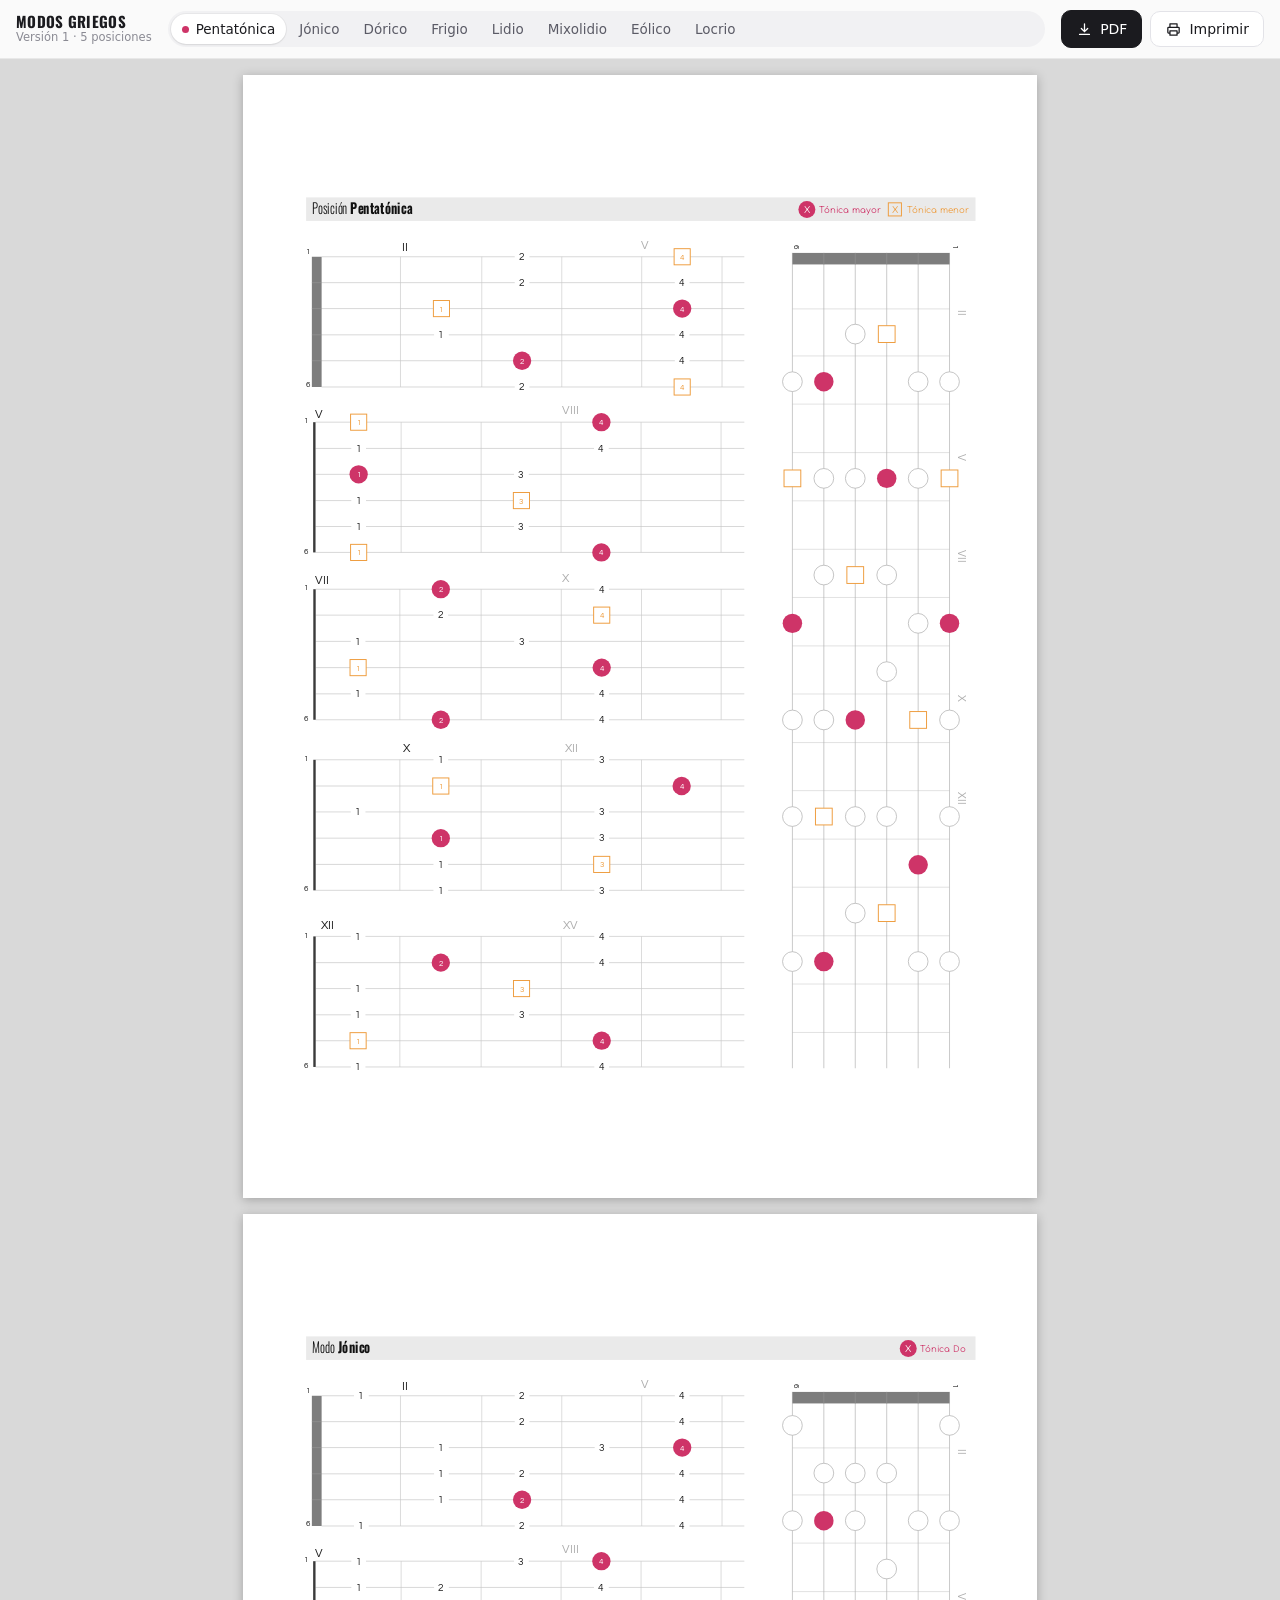
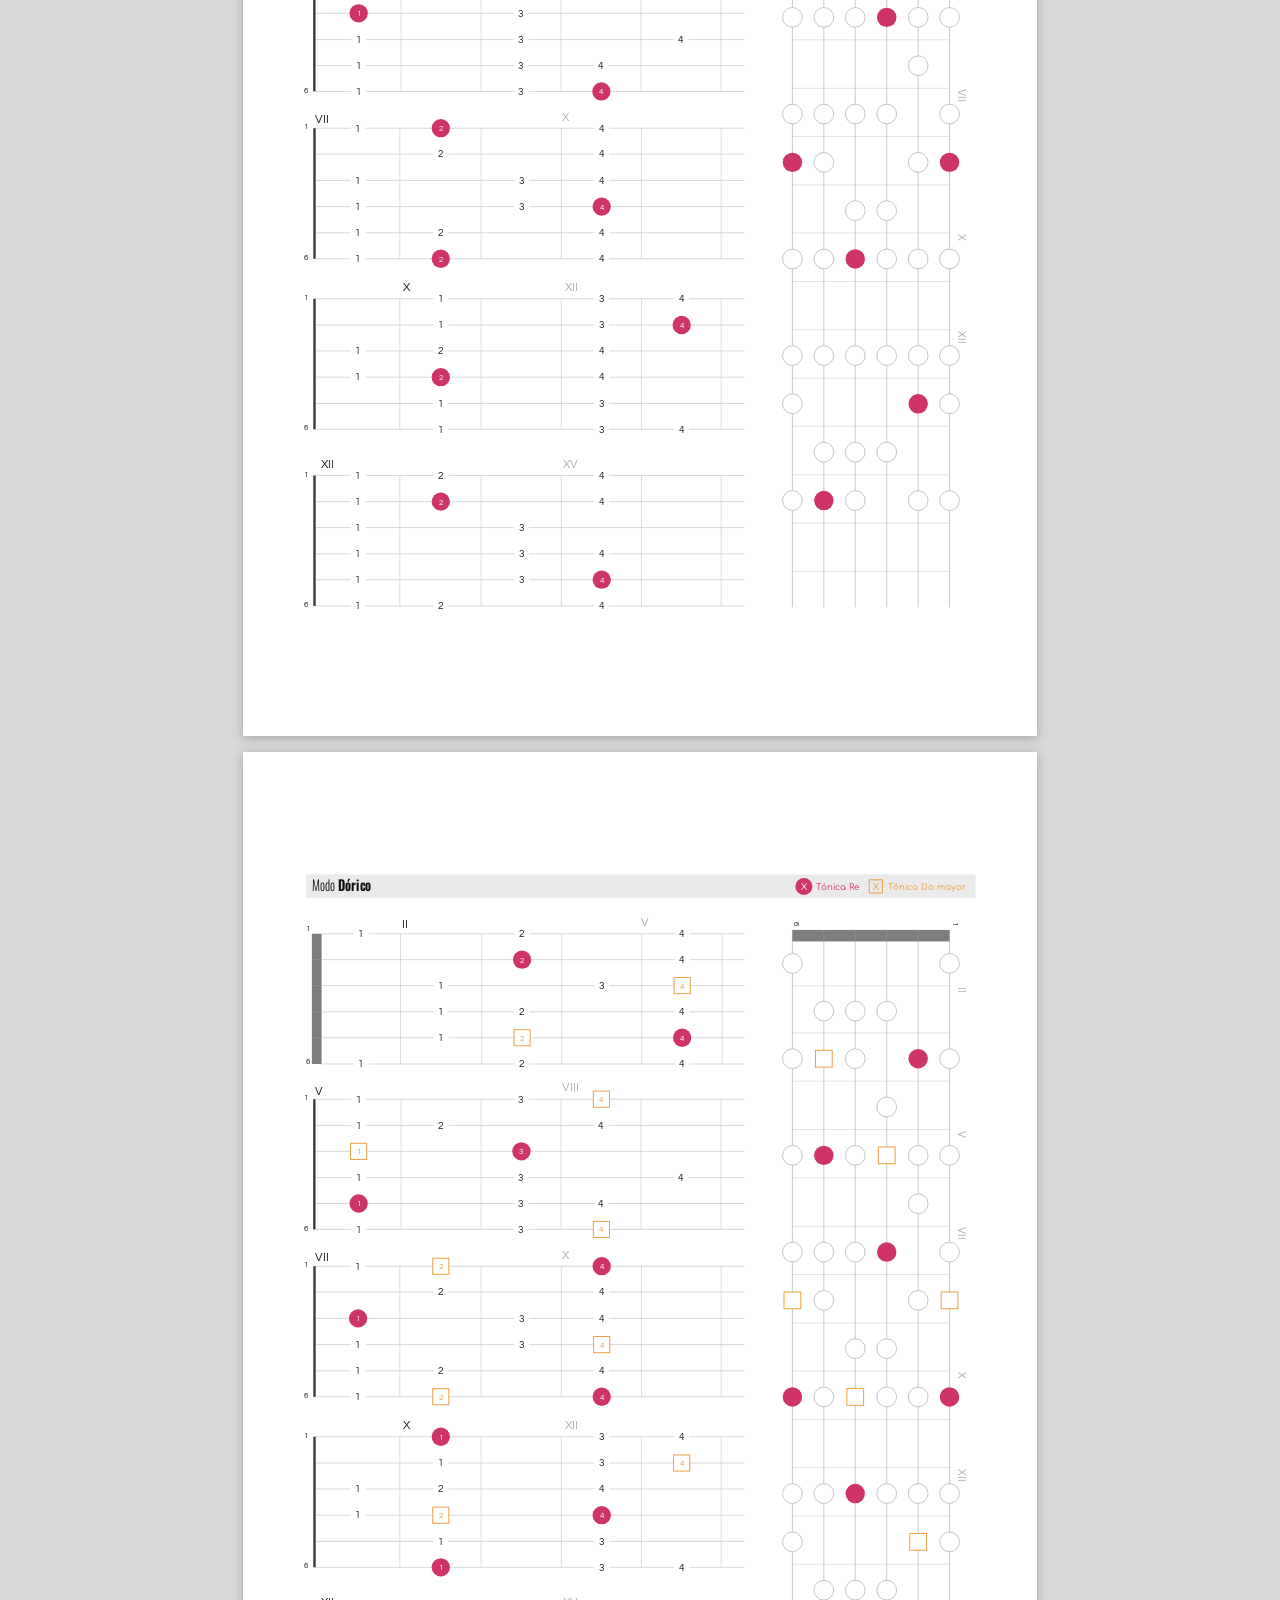
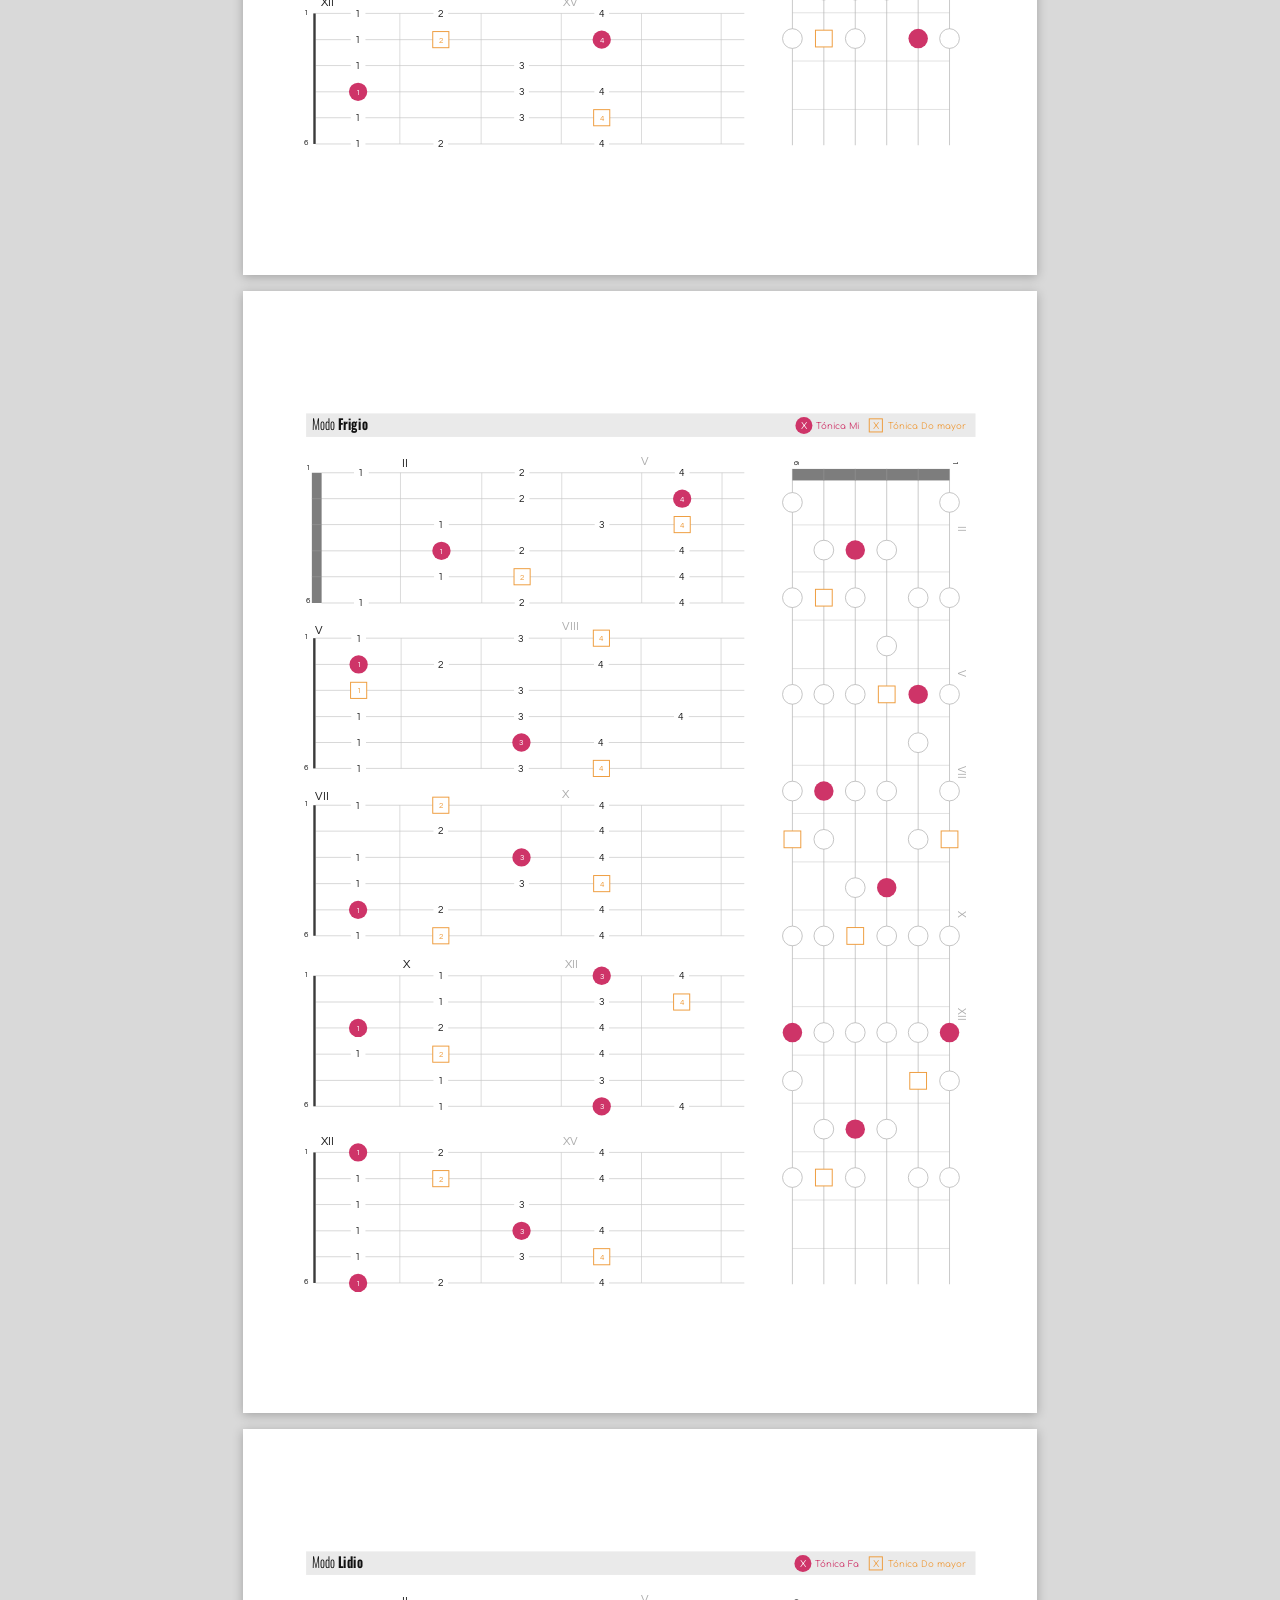
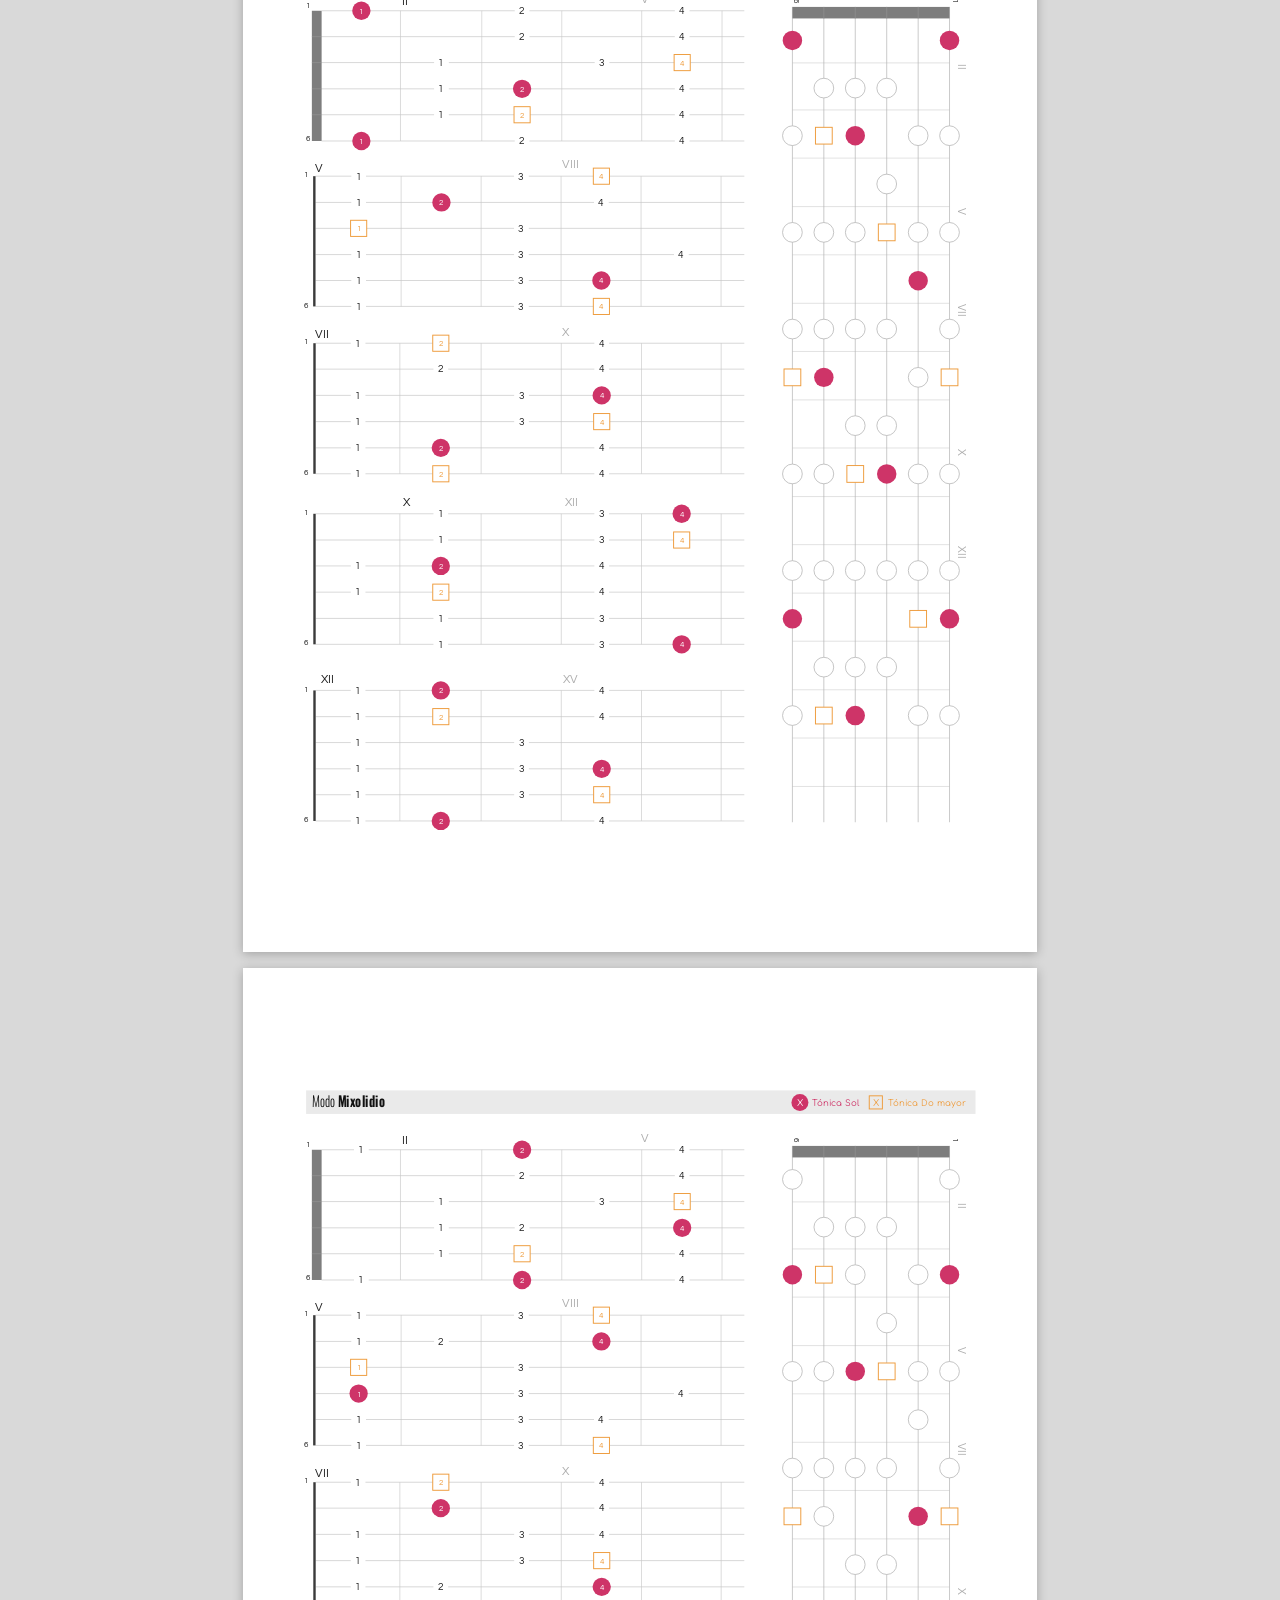
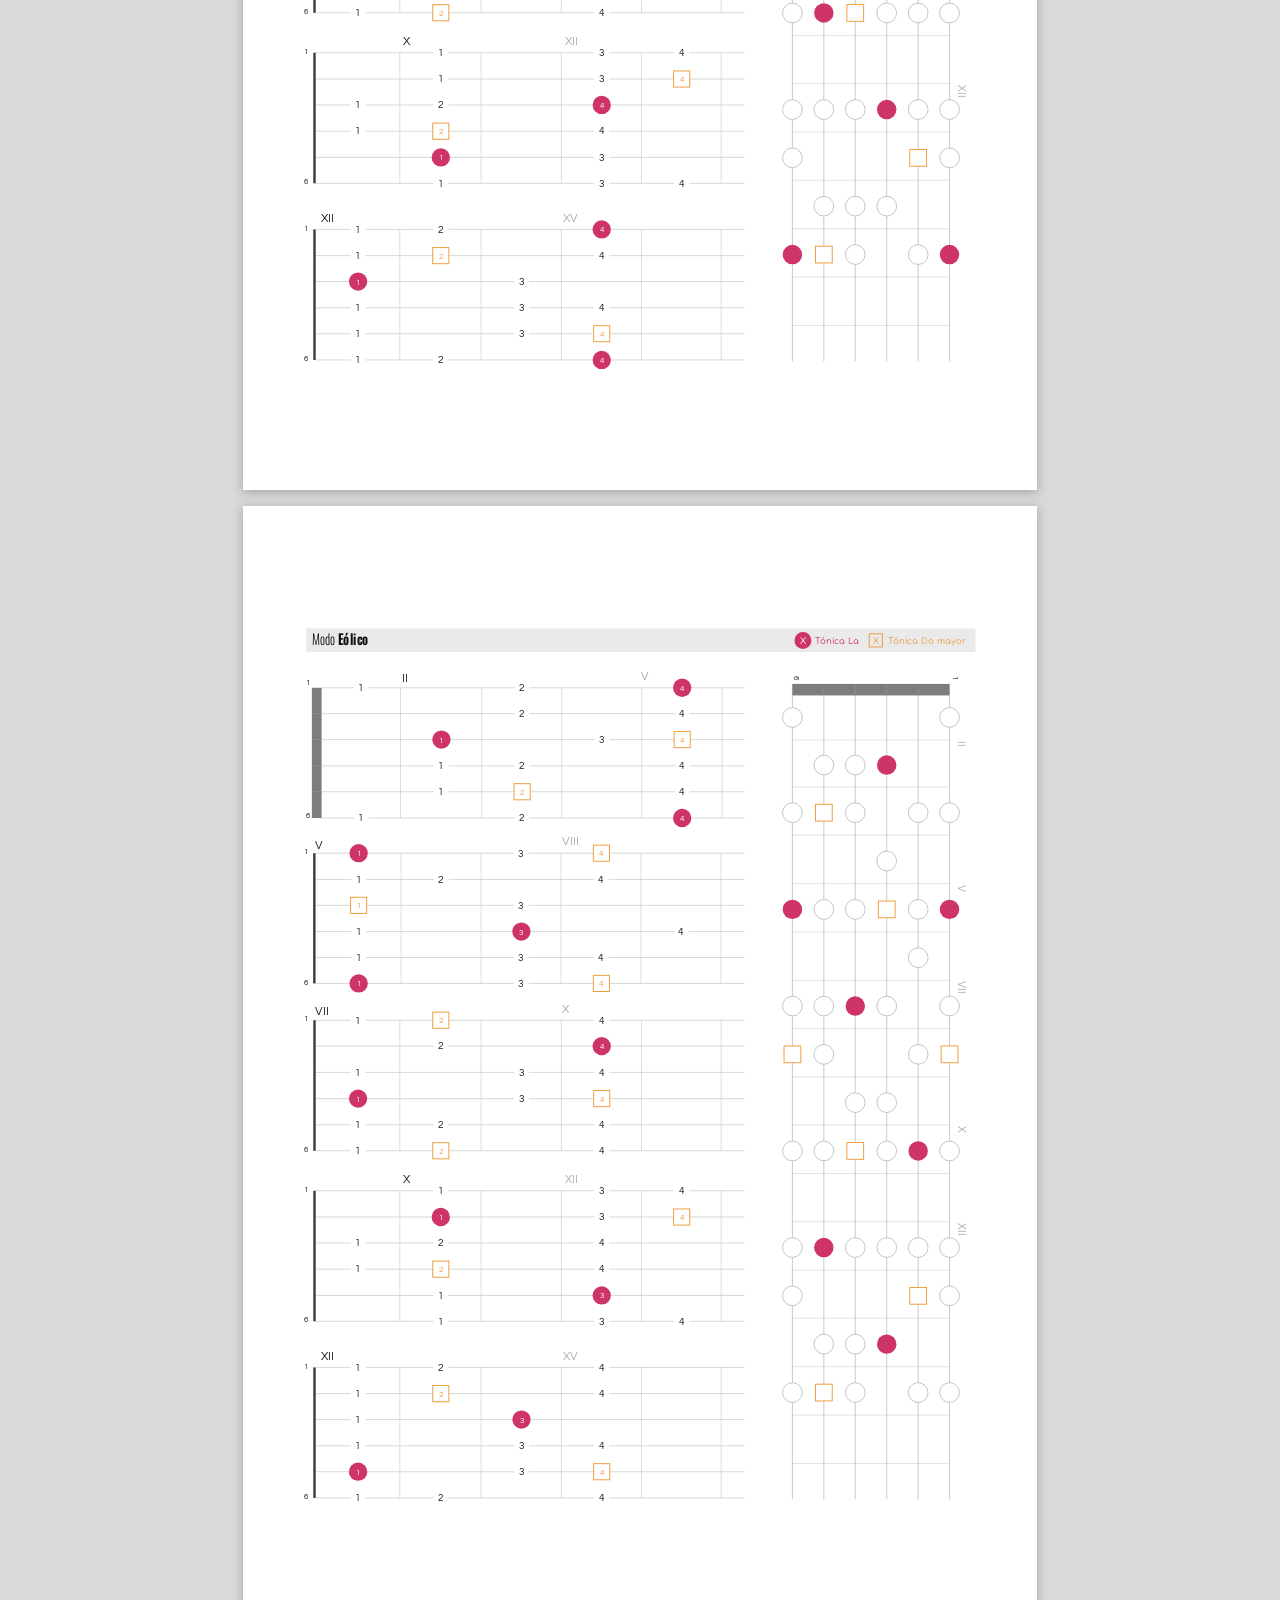
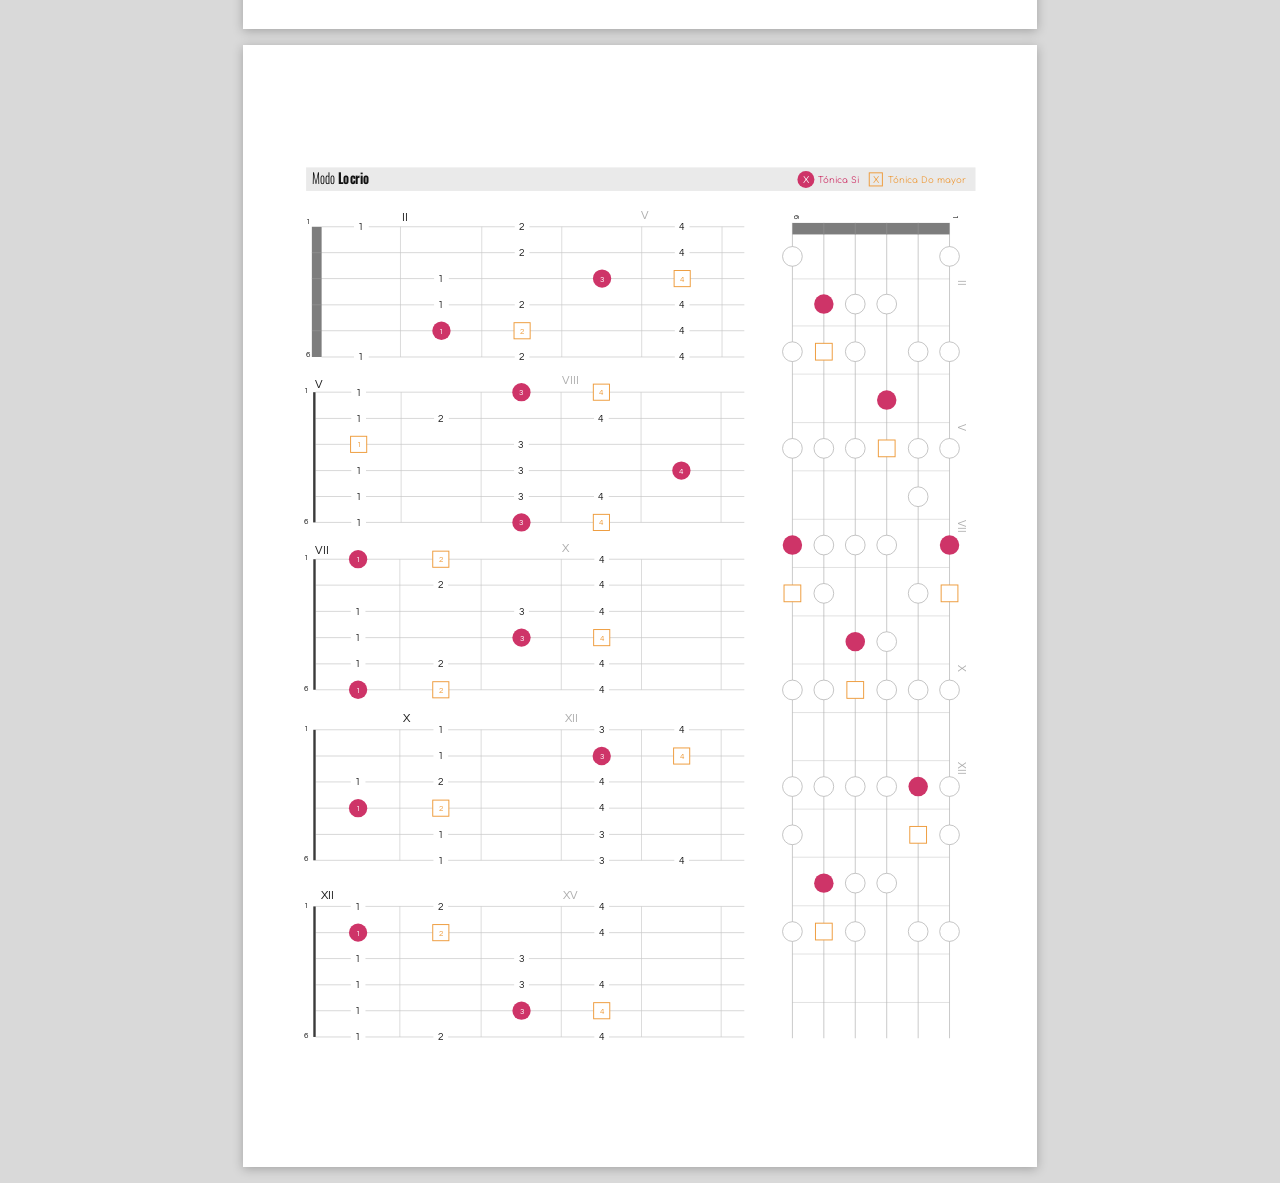
<file: index.html>
<!doctype html>
<html lang="es">
<head>
<meta charset="utf-8">
<meta name="viewport" content="width=device-width, initial-scale=1">
<title>Modos griegos – Guitarra</title>
<link rel="preconnect" href="https://fonts.googleapis.com">
<link rel="preconnect" href="https://fonts.gstatic.com" crossorigin>
<link href="https://fonts.googleapis.com/css2?family=Comfortaa:wght@400&family=Oswald:wght@300;700&family=Questrial&display=block" rel="stylesheet">
<style>
  @page { size: A4; margin: 0; }
  html, body { margin: 0; padding: 0; background: #d9d9d9; }

  .toolbar { position: sticky; top: 0; z-index: 10; background: rgba(255,255,255,.86); backdrop-filter: saturate(1.6) blur(14px);
    -webkit-backdrop-filter: saturate(1.6) blur(14px); border-bottom: 1px solid rgba(0,0,0,.07);
    font: 500 14px/1.2 Inter, system-ui, -apple-system, 'Segoe UI', sans-serif; color: #1b1b1f; }
  .toolbar .row { max-width: 1280px; margin: 0 auto; display: flex; align-items: center; gap: 16px; padding: 10px 16px; }
  .toolbar .brand { display: flex; flex-direction: column; gap: 2px; white-space: nowrap; }
  .toolbar .brand b { font: 700 15px/1 Oswald, sans-serif; letter-spacing: .02em; text-transform: uppercase; }
  .toolbar .brand span { font-size: 11.5px; color: #8a8a93; font-weight: 500; }
  .toolbar .tabs { flex: 1 1 auto; min-width: 0; display: flex; gap: 2px; padding: 3px; background: #f1f1f3; border-radius: 999px; overflow-x: auto; scrollbar-width: none; }
  .toolbar .tabs::-webkit-scrollbar { display: none; }
  .toolbar .tabs a { flex: 0 0 auto; padding: 7px 11px; font-size: 13.5px; border-radius: 999px; color: #5b5b66; text-decoration: none; transition: background .15s, color .15s, box-shadow .15s; }
  .toolbar .tabs a:hover { color: #1b1b1f; }
  .toolbar .tabs a.on { background: #fff; color: #1b1b1f; box-shadow: 0 1px 2px rgba(0,0,0,.08), 0 0 0 1px rgba(0,0,0,.04); }
  .toolbar .tabs a.on::before { content: ''; display: inline-block; width: 7px; height: 7px; margin-right: 7px; border-radius: 50%; background: var(--dot, #CE3468); vertical-align: 1px; }
  .toolbar .actions { display: flex; align-items: center; gap: 8px; }
  .toolbar .btn { display: inline-flex; align-items: center; gap: 7px; height: 36px; padding: 0 14px; border-radius: 10px; border: 1px solid #e3e3e8;
    background: #fff; color: #1b1b1f; font: inherit; text-decoration: none; cursor: pointer; white-space: nowrap; transition: background .15s, border-color .15s, transform .1s; }
  .toolbar .btn:hover { background: #f6f6f8; border-color: #d4d4db; }
  .toolbar .btn:active { transform: translateY(1px); }
  .toolbar .btn svg { width: 17px; height: 17px; fill: none; stroke: currentColor; stroke-width: 1.8; stroke-linecap: round; stroke-linejoin: round; }
  .toolbar .btn.primary { background: #1b1b1f; border-color: #1b1b1f; color: #fff; }
  .toolbar .btn.primary:hover { background: #2d2d33; }
  .toolbar .switch { display: inline-flex; padding: 3px; background: #f1f1f3; border-radius: 10px; }
  .toolbar .switch button { border: 0; background: none; font: inherit; cursor: pointer; padding: 6px 10px; border-radius: 8px; color: #5b5b66; text-decoration: none; font-size: 13px; white-space: nowrap; }
  .toolbar .switch button.on { background: #fff; color: #1b1b1f; box-shadow: 0 1px 2px rgba(0,0,0,.08); }
  .toolbar :focus-visible { outline: 2px solid #2C6DB5; outline-offset: 2px; }
  @media (max-width: 1180px) { .toolbar .btn .label { display: none; } .toolbar .btn { padding: 0 10px; } }
  @media (max-width: 900px) {
    .toolbar .row { flex-wrap: wrap; gap: 10px; }
    .toolbar .brand { flex: 1 1 auto; }
    .toolbar .switch { order: 3; flex-basis: 100%; }
    .toolbar .switch button { flex: 1; text-align: center; }
    .toolbar .tabs { order: 4; flex-basis: 100%; }
  }
  @media print { .toolbar { display: none !important; } }
  html { scroll-padding-top: 76px; }
  @media (max-width: 900px) { html { scroll-padding-top: 120px; } }

  .page { width: 210mm; height: 297mm; margin: 16px auto; background: #fff; box-shadow: 0 2px 10px rgba(0,0,0,.25); overflow: hidden; }
  .page svg { display: block; width: 100%; height: 100%; }
  @media screen and (max-width: 840px) { .page { width: calc(100vw - 32px); height: calc((100vw - 32px) * 1.41428); } }
  @media print {
    html, body { background: #fff; }
    .page { margin: 0; box-shadow: none; width: 210mm; height: 297mm; break-after: page; }
  }
  .num { font-family: 'Questrial', 'Century Gothic', sans-serif; font-size: 15px; text-anchor: middle; fill: #1E1E1E; }
  .dn { font-family: 'Questrial', 'Century Gothic', sans-serif; font-size: 13px; text-anchor: middle; }
  .sn { font-family: 'Questrial', 'Century Gothic', sans-serif; font-size: 13px; fill: #1E1E1E; }
  .rom { font-family: 'Questrial', 'Century Gothic', sans-serif; font-size: 19.5px; }
  .nr { font-size: 16.5px; fill: #ADADAD; }
  .title { font-family: 'Oswald', sans-serif; font-size: 22.6px; fill: #111; }
  .lg { font-family: 'Comfortaa', sans-serif; font-size: 13.4px; }
  .lx { font-family: 'Comfortaa', sans-serif; font-size: 14px; text-anchor: middle; }
</style>
</head>
<body>
<nav class="toolbar"><div class="row">
<div class="brand"><b>Modos griegos</b><span>Versión 1 · 5 posiciones</span></div>
<div class="tabs"><a href="#pentatonica" class="on">Pentatónica</a><a href="#jonico">Jónico</a><a href="#dorico">Dórico</a><a href="#frigio">Frigio</a><a href="#lidio">Lidio</a><a href="#mixolidio">Mixolidio</a><a href="#eolico">Eólico</a><a href="#locrio">Locrio</a></div>

<div class="actions">
<a class="btn primary" id="pdf" href="modos-griegos.pdf" download><svg viewBox="0 0 24 24" aria-hidden="true"><path d="M12 4v11m0 0-4.5-4.5M12 15l4.5-4.5M5 19h14"/></svg><span class="label">PDF</span></a>
<button class="btn" type="button" onclick="window.print()" title="Imprimir"><svg viewBox="0 0 24 24" aria-hidden="true"><path d="M7 9V4h10v5M7 17H5a1 1 0 0 1-1-1v-6a1 1 0 0 1 1-1h14a1 1 0 0 1 1 1v6a1 1 0 0 1-1 1h-2M7 14h10v6H7z"/></svg><span class="label">Imprimir</span></button>
</div></div></nav>
<section class="page" id="pentatonica"><svg viewBox="0 0 1240 1754" xmlns="http://www.w3.org/2000/svg" role="img" aria-label="Posición Pentatónica">
<rect x="98.5" y="191.25" width="1046" height="36.75" fill="#EAEAEA"/>
<text transform="translate(107.3,217.2) scale(0.86,1)" class="title"><tspan font-weight="300">Posición</tspan> <tspan font-weight="700">Pentatónica</tspan></text>
<g class="legend">
<g class="li" transform="translate(867.75,0)">
<circle cx="13.25" cy="210.1" r="13.25" fill="#CE3468"/>
<text x="13.25" y="215.1" class="lx" fill="#fff">X</text>
<text x="31.6" y="216.3" class="lg" fill="#CE3468">Tónica mayor</text>
</g>
<g class="li" transform="translate(1007.5,0)">
<rect x="0.75" y="199.75" width="20.5" height="20.5" fill="none" stroke="#EE9B3B" stroke-width="1.5"/>
<text x="11" y="215.1" class="lx" fill="#EE9B3B">X</text>
<text x="30" y="216.3" class="lg" fill="#EE9B3B">Tónica menor</text>
</g>
</g>
<line x1="122.75" y1="284" x2="783.25" y2="284" stroke="#C2C2C2" stroke-width="1"/>
<line x1="122.75" y1="324.5" x2="783.25" y2="324.5" stroke="#C2C2C2" stroke-width="1"/>
<line x1="122.75" y1="365" x2="783.25" y2="365" stroke="#C2C2C2" stroke-width="1"/>
<line x1="122.75" y1="406" x2="783.25" y2="406" stroke="#C2C2C2" stroke-width="1"/>
<line x1="122.75" y1="446.5" x2="783.25" y2="446.5" stroke="#C2C2C2" stroke-width="1"/>
<line x1="122.75" y1="487.5" x2="783.25" y2="487.5" stroke="#C2C2C2" stroke-width="1"/>
<line x1="246" y1="284" x2="246" y2="487.5" stroke="#C8C8C8" stroke-width="1"/>
<line x1="373" y1="284" x2="373" y2="487.5" stroke="#C8C8C8" stroke-width="1"/>
<line x1="498" y1="284" x2="498" y2="487.5" stroke="#C8C8C8" stroke-width="1"/>
<line x1="622.9" y1="284" x2="622.9" y2="487.5" stroke="#C8C8C8" stroke-width="1"/>
<line x1="748.4" y1="284" x2="748.4" y2="487.5" stroke="#C8C8C8" stroke-width="1"/>
<rect x="107.5" y="284" width="15.25" height="203.5" fill="#7D7D7D"/>
<line x1="107.5" y1="324.5" x2="122.75" y2="324.5" stroke="#9a9a9a" stroke-width="0.8"/>
<line x1="107.5" y1="365" x2="122.75" y2="365" stroke="#9a9a9a" stroke-width="0.8"/>
<line x1="107.5" y1="406" x2="122.75" y2="406" stroke="#9a9a9a" stroke-width="0.8"/>
<line x1="107.5" y1="446.5" x2="122.75" y2="446.5" stroke="#9a9a9a" stroke-width="0.8"/>
<text x="98.5" y="280" class="sn">1</text>
<text x="98.75" y="486.75" class="sn">6</text>
<text x="248.2" y="274.6" class="rom" fill="#1E1E1E">II</text>
<text x="622.6" y="272.4" class="rom" fill="#ADADAD">V</text>
<rect x="424.5" y="278" width="23" height="12" fill="#fff"/><text x="436" y="289.2" class="num">2</text>
<rect x="673.55" y="271.4" width="25.2" height="25.2" fill="#fff" stroke="#EE9B3B" stroke-width="1.5"/><text x="686.15" y="288.6" class="dn" fill="#EE9B3B">4</text>
<rect x="424.5" y="318.5" width="23" height="12" fill="#fff"/><text x="436" y="329.7" class="num">2</text>
<rect x="674.65" y="318.5" width="23" height="12" fill="#fff"/><text x="686.15" y="329.7" class="num">4</text>
<rect x="297.4" y="352.4" width="25.2" height="25.2" fill="#fff" stroke="#EE9B3B" stroke-width="1.5"/><text x="310" y="369.6" class="dn" fill="#EE9B3B">1</text>
<circle cx="686.15" cy="365" r="14.3" fill="#CE3468"/><text x="686.15" y="369.6" class="dn" fill="#fff">4</text>
<rect x="298.5" y="400" width="23" height="12" fill="#fff"/><text x="310" y="411.2" class="num">1</text>
<rect x="674.65" y="400" width="23" height="12" fill="#fff"/><text x="686.15" y="411.2" class="num">4</text>
<circle cx="436" cy="446.5" r="14.3" fill="#CE3468"/><text x="436" y="451.1" class="dn" fill="#fff">2</text>
<rect x="674.65" y="440.5" width="23" height="12" fill="#fff"/><text x="686.15" y="451.7" class="num">4</text>
<rect x="424.5" y="481.5" width="23" height="12" fill="#fff"/><text x="436" y="492.7" class="num">2</text>
<rect x="673.55" y="474.9" width="25.2" height="25.2" fill="#fff" stroke="#EE9B3B" stroke-width="1.5"/><text x="686.15" y="492.1" class="dn" fill="#EE9B3B">4</text>
<line x1="113.25" y1="542.5" x2="783.25" y2="542.5" stroke="#C2C2C2" stroke-width="1"/>
<line x1="113.25" y1="583.5" x2="783.25" y2="583.5" stroke="#C2C2C2" stroke-width="1"/>
<line x1="113.25" y1="624" x2="783.25" y2="624" stroke="#C2C2C2" stroke-width="1"/>
<line x1="113.25" y1="665" x2="783.25" y2="665" stroke="#C2C2C2" stroke-width="1"/>
<line x1="113.25" y1="705.5" x2="783.25" y2="705.5" stroke="#C2C2C2" stroke-width="1"/>
<line x1="113.25" y1="746" x2="783.25" y2="746" stroke="#C2C2C2" stroke-width="1"/>
<line x1="247" y1="542.5" x2="247" y2="746" stroke="#C8C8C8" stroke-width="1"/>
<line x1="372" y1="542.5" x2="372" y2="746" stroke="#C8C8C8" stroke-width="1"/>
<line x1="496.9" y1="542.5" x2="496.9" y2="746" stroke="#C8C8C8" stroke-width="1"/>
<line x1="621.9" y1="542.5" x2="621.9" y2="746" stroke="#C8C8C8" stroke-width="1"/>
<line x1="746.9" y1="542.5" x2="746.9" y2="746" stroke="#C8C8C8" stroke-width="1"/>
<rect x="109.5" y="542.5" width="3.75" height="203.5" fill="#3A3A3A"/>
<text x="95.75" y="544.5" class="sn">1</text>
<text x="95.5" y="747.75" class="sn">6</text>
<text x="113" y="535.4" class="rom" fill="#1E1E1E">V</text>
<text x="498.8" y="530.2" class="rom" fill="#ADADAD">VIII</text>
<rect x="168.025" y="529.9" width="25.2" height="25.2" fill="#fff" stroke="#EE9B3B" stroke-width="1.5"/><text x="180.625" y="547.1" class="dn" fill="#EE9B3B">1</text>
<circle cx="559.9" cy="542.5" r="14.3" fill="#CE3468"/><text x="559.9" y="547.1" class="dn" fill="#fff">4</text>
<rect x="169.125" y="577.5" width="23" height="12" fill="#fff"/><text x="180.625" y="588.7" class="num">1</text>
<rect x="548.4" y="577.5" width="23" height="12" fill="#fff"/><text x="559.9" y="588.7" class="num">4</text>
<circle cx="180.625" cy="624" r="14.3" fill="#CE3468"/><text x="180.625" y="628.6" class="dn" fill="#fff">1</text>
<rect x="423.45" y="618" width="23" height="12" fill="#fff"/><text x="434.95" y="629.2" class="num">3</text>
<rect x="169.125" y="659" width="23" height="12" fill="#fff"/><text x="180.625" y="670.2" class="num">1</text>
<rect x="422.34999999999997" y="652.4" width="25.2" height="25.2" fill="#fff" stroke="#EE9B3B" stroke-width="1.5"/><text x="434.95" y="669.6" class="dn" fill="#EE9B3B">3</text>
<rect x="169.125" y="699.5" width="23" height="12" fill="#fff"/><text x="180.625" y="710.7" class="num">1</text>
<rect x="423.45" y="699.5" width="23" height="12" fill="#fff"/><text x="434.95" y="710.7" class="num">3</text>
<rect x="168.025" y="733.4" width="25.2" height="25.2" fill="#fff" stroke="#EE9B3B" stroke-width="1.5"/><text x="180.625" y="750.6" class="dn" fill="#EE9B3B">1</text>
<circle cx="559.9" cy="746" r="14.3" fill="#CE3468"/><text x="559.9" y="750.6" class="dn" fill="#fff">4</text>
<line x1="113.5" y1="803.5" x2="783.25" y2="803.5" stroke="#C2C2C2" stroke-width="1"/>
<line x1="113.5" y1="844" x2="783.25" y2="844" stroke="#C2C2C2" stroke-width="1"/>
<line x1="113.5" y1="885" x2="783.25" y2="885" stroke="#C2C2C2" stroke-width="1"/>
<line x1="113.5" y1="926" x2="783.25" y2="926" stroke="#C2C2C2" stroke-width="1"/>
<line x1="113.5" y1="967" x2="783.25" y2="967" stroke="#C2C2C2" stroke-width="1"/>
<line x1="113.5" y1="1007.5" x2="783.25" y2="1007.5" stroke="#C2C2C2" stroke-width="1"/>
<line x1="245" y1="803.5" x2="245" y2="1007.5" stroke="#C8C8C8" stroke-width="1"/>
<line x1="372" y1="803.5" x2="372" y2="1007.5" stroke="#C8C8C8" stroke-width="1"/>
<line x1="497.25" y1="803.5" x2="497.25" y2="1007.5" stroke="#C8C8C8" stroke-width="1"/>
<line x1="622.6" y1="803.5" x2="622.6" y2="1007.5" stroke="#C8C8C8" stroke-width="1"/>
<line x1="747.1" y1="803.5" x2="747.1" y2="1007.5" stroke="#C8C8C8" stroke-width="1"/>
<rect x="109.75" y="803.5" width="3.75" height="204" fill="#3A3A3A"/>
<text x="95.75" y="805.5" class="sn">1</text>
<text x="95.5" y="1009.25" class="sn">6</text>
<text x="112.8" y="795.4" class="rom" fill="#1E1E1E">VII</text>
<text x="498.8" y="791.9" class="rom" fill="#ADADAD">X</text>
<circle cx="309" cy="803.5" r="14.3" fill="#CE3468"/><text x="309" y="808.1" class="dn" fill="#fff">2</text>
<rect x="548.925" y="797.5" width="23" height="12" fill="#fff"/><text x="560.425" y="808.7" class="num">4</text>
<rect x="297.5" y="838" width="23" height="12" fill="#fff"/><text x="309" y="849.2" class="num">2</text>
<rect x="547.8249999999999" y="831.4" width="25.2" height="25.2" fill="#fff" stroke="#EE9B3B" stroke-width="1.5"/><text x="560.425" y="848.6" class="dn" fill="#EE9B3B">4</text>
<rect x="168.25" y="879" width="23" height="12" fill="#fff"/><text x="179.75" y="890.2" class="num">1</text>
<rect x="423.625" y="879" width="23" height="12" fill="#fff"/><text x="435.125" y="890.2" class="num">3</text>
<rect x="167.15" y="913.4" width="25.2" height="25.2" fill="#fff" stroke="#EE9B3B" stroke-width="1.5"/><text x="179.75" y="930.6" class="dn" fill="#EE9B3B">1</text>
<circle cx="560.425" cy="926" r="14.3" fill="#CE3468"/><text x="560.425" y="930.6" class="dn" fill="#fff">4</text>
<rect x="168.25" y="961" width="23" height="12" fill="#fff"/><text x="179.75" y="972.2" class="num">1</text>
<rect x="548.925" y="961" width="23" height="12" fill="#fff"/><text x="560.425" y="972.2" class="num">4</text>
<circle cx="309" cy="1007.5" r="14.3" fill="#CE3468"/><text x="309" y="1012.1" class="dn" fill="#fff">2</text>
<rect x="548.925" y="1001.5" width="23" height="12" fill="#fff"/><text x="560.425" y="1012.7" class="num">4</text>
<line x1="113.5" y1="1070" x2="783.25" y2="1070" stroke="#C2C2C2" stroke-width="1"/>
<line x1="113.5" y1="1111" x2="783.25" y2="1111" stroke="#C2C2C2" stroke-width="1"/>
<line x1="113.5" y1="1151.5" x2="783.25" y2="1151.5" stroke="#C2C2C2" stroke-width="1"/>
<line x1="113.5" y1="1192.5" x2="783.25" y2="1192.5" stroke="#C2C2C2" stroke-width="1"/>
<line x1="113.5" y1="1233.5" x2="783.25" y2="1233.5" stroke="#C2C2C2" stroke-width="1"/>
<line x1="113.5" y1="1274" x2="783.25" y2="1274" stroke="#C2C2C2" stroke-width="1"/>
<line x1="245" y1="1070" x2="245" y2="1274" stroke="#C8C8C8" stroke-width="1"/>
<line x1="372" y1="1070" x2="372" y2="1274" stroke="#C8C8C8" stroke-width="1"/>
<line x1="497.25" y1="1070" x2="497.25" y2="1274" stroke="#C8C8C8" stroke-width="1"/>
<line x1="622.6" y1="1070" x2="622.6" y2="1274" stroke="#C8C8C8" stroke-width="1"/>
<line x1="747.1" y1="1070" x2="747.1" y2="1274" stroke="#C8C8C8" stroke-width="1"/>
<rect x="109.75" y="1070" width="3.75" height="204" fill="#3A3A3A"/>
<text x="95.75" y="1072" class="sn">1</text>
<text x="95.5" y="1275.75" class="sn">6</text>
<text x="250.5" y="1058.2" class="rom" fill="#1E1E1E">X</text>
<text x="502.8" y="1058.2" class="rom" fill="#ADADAD">XII</text>
<rect x="297.5" y="1064" width="23" height="12" fill="#fff"/><text x="309" y="1075.2" class="num">1</text>
<rect x="548.925" y="1064" width="23" height="12" fill="#fff"/><text x="560.425" y="1075.2" class="num">3</text>
<rect x="296.4" y="1098.4" width="25.2" height="25.2" fill="#fff" stroke="#EE9B3B" stroke-width="1.5"/><text x="309" y="1115.6" class="dn" fill="#EE9B3B">1</text>
<circle cx="685.35" cy="1111" r="14.3" fill="#CE3468"/><text x="685.35" y="1115.6" class="dn" fill="#fff">4</text>
<rect x="168.25" y="1145.5" width="23" height="12" fill="#fff"/><text x="179.75" y="1156.7" class="num">1</text>
<rect x="548.925" y="1145.5" width="23" height="12" fill="#fff"/><text x="560.425" y="1156.7" class="num">3</text>
<circle cx="309" cy="1192.5" r="14.3" fill="#CE3468"/><text x="309" y="1197.1" class="dn" fill="#fff">1</text>
<rect x="548.925" y="1186.5" width="23" height="12" fill="#fff"/><text x="560.425" y="1197.7" class="num">3</text>
<rect x="297.5" y="1227.5" width="23" height="12" fill="#fff"/><text x="309" y="1238.7" class="num">1</text>
<rect x="547.8249999999999" y="1220.9" width="25.2" height="25.2" fill="#fff" stroke="#EE9B3B" stroke-width="1.5"/><text x="560.425" y="1238.1" class="dn" fill="#EE9B3B">3</text>
<rect x="297.5" y="1268" width="23" height="12" fill="#fff"/><text x="309" y="1279.2" class="num">1</text>
<rect x="548.925" y="1268" width="23" height="12" fill="#fff"/><text x="560.425" y="1279.2" class="num">3</text>
<line x1="113.5" y1="1346" x2="783.25" y2="1346" stroke="#C2C2C2" stroke-width="1"/>
<line x1="113.5" y1="1387" x2="783.25" y2="1387" stroke="#C2C2C2" stroke-width="1"/>
<line x1="113.5" y1="1427.5" x2="783.25" y2="1427.5" stroke="#C2C2C2" stroke-width="1"/>
<line x1="113.5" y1="1468.5" x2="783.25" y2="1468.5" stroke="#C2C2C2" stroke-width="1"/>
<line x1="113.5" y1="1509" x2="783.25" y2="1509" stroke="#C2C2C2" stroke-width="1"/>
<line x1="113.5" y1="1550" x2="783.25" y2="1550" stroke="#C2C2C2" stroke-width="1"/>
<line x1="245" y1="1346" x2="245" y2="1550" stroke="#C8C8C8" stroke-width="1"/>
<line x1="372" y1="1346" x2="372" y2="1550" stroke="#C8C8C8" stroke-width="1"/>
<line x1="497.25" y1="1346" x2="497.25" y2="1550" stroke="#C8C8C8" stroke-width="1"/>
<line x1="622.6" y1="1346" x2="622.6" y2="1550" stroke="#C8C8C8" stroke-width="1"/>
<line x1="747.1" y1="1346" x2="747.1" y2="1550" stroke="#C8C8C8" stroke-width="1"/>
<rect x="109.75" y="1346" width="3.75" height="204" fill="#3A3A3A"/>
<text x="95.75" y="1348" class="sn">1</text>
<text x="95.5" y="1551.75" class="sn">6</text>
<text x="122.5" y="1334.4" class="rom" fill="#1E1E1E">XII</text>
<text x="500.5" y="1334.2" class="rom" fill="#ADADAD">XV</text>
<rect x="168.25" y="1340" width="23" height="12" fill="#fff"/><text x="179.75" y="1351.2" class="num">1</text>
<rect x="548.925" y="1340" width="23" height="12" fill="#fff"/><text x="560.425" y="1351.2" class="num">4</text>
<circle cx="309" cy="1387" r="14.3" fill="#CE3468"/><text x="309" y="1391.6" class="dn" fill="#fff">2</text>
<rect x="548.925" y="1381" width="23" height="12" fill="#fff"/><text x="560.425" y="1392.2" class="num">4</text>
<rect x="168.25" y="1421.5" width="23" height="12" fill="#fff"/><text x="179.75" y="1432.7" class="num">1</text>
<rect x="422.525" y="1414.9" width="25.2" height="25.2" fill="#fff" stroke="#EE9B3B" stroke-width="1.5"/><text x="435.125" y="1432.1" class="dn" fill="#EE9B3B">3</text>
<rect x="168.25" y="1462.5" width="23" height="12" fill="#fff"/><text x="179.75" y="1473.7" class="num">1</text>
<rect x="423.625" y="1462.5" width="23" height="12" fill="#fff"/><text x="435.125" y="1473.7" class="num">3</text>
<rect x="167.15" y="1496.4" width="25.2" height="25.2" fill="#fff" stroke="#EE9B3B" stroke-width="1.5"/><text x="179.75" y="1513.6" class="dn" fill="#EE9B3B">1</text>
<circle cx="560.425" cy="1509" r="14.3" fill="#CE3468"/><text x="560.425" y="1513.6" class="dn" fill="#fff">4</text>
<rect x="168.25" y="1544" width="23" height="12" fill="#fff"/><text x="179.75" y="1555.2" class="num">1</text>
<rect x="548.925" y="1544" width="23" height="12" fill="#fff"/><text x="560.425" y="1555.2" class="num">4</text>
<line x1="858.4" y1="365.5" x2="1103.9" y2="365.5" stroke="#D2D2D2" stroke-width="1"/>
<line x1="858.4" y1="439" x2="1103.9" y2="439" stroke="#D2D2D2" stroke-width="1"/>
<line x1="858.4" y1="514.25" x2="1103.9" y2="514.25" stroke="#D2D2D2" stroke-width="1"/>
<line x1="858.4" y1="590" x2="1103.9" y2="590" stroke="#D2D2D2" stroke-width="1"/>
<line x1="858.4" y1="665.4" x2="1103.9" y2="665.4" stroke="#D2D2D2" stroke-width="1"/>
<line x1="858.4" y1="741.1" x2="1103.9" y2="741.1" stroke="#D2D2D2" stroke-width="1"/>
<line x1="858.4" y1="816.4" x2="1103.9" y2="816.4" stroke="#D2D2D2" stroke-width="1"/>
<line x1="858.4" y1="892.1" x2="1103.9" y2="892.1" stroke="#D2D2D2" stroke-width="1"/>
<line x1="858.4" y1="967.25" x2="1103.9" y2="967.25" stroke="#D2D2D2" stroke-width="1"/>
<line x1="858.4" y1="1043.1" x2="1103.9" y2="1043.1" stroke="#D2D2D2" stroke-width="1"/>
<line x1="858.4" y1="1118.25" x2="1103.9" y2="1118.25" stroke="#D2D2D2" stroke-width="1"/>
<line x1="858.4" y1="1194" x2="1103.9" y2="1194" stroke="#D2D2D2" stroke-width="1"/>
<line x1="858.4" y1="1269.1" x2="1103.9" y2="1269.1" stroke="#D2D2D2" stroke-width="1"/>
<line x1="858.4" y1="1345" x2="1103.9" y2="1345" stroke="#D2D2D2" stroke-width="1"/>
<line x1="858.4" y1="1420.4" x2="1103.9" y2="1420.4" stroke="#D2D2D2" stroke-width="1"/>
<line x1="858.4" y1="1496.1" x2="1103.9" y2="1496.1" stroke="#D2D2D2" stroke-width="1"/>
<line x1="858.4" y1="278" x2="858.4" y2="1552" stroke="#B4B4B4" stroke-width="1.1"/>
<line x1="907.5" y1="278" x2="907.5" y2="1552" stroke="#B4B4B4" stroke-width="1.1"/>
<line x1="956.6" y1="278" x2="956.6" y2="1552" stroke="#B4B4B4" stroke-width="1.1"/>
<line x1="1005.75" y1="278" x2="1005.75" y2="1552" stroke="#B4B4B4" stroke-width="1.1"/>
<line x1="1054.9" y1="278" x2="1054.9" y2="1552" stroke="#B4B4B4" stroke-width="1.1"/>
<line x1="1103.9" y1="278" x2="1103.9" y2="1552" stroke="#B4B4B4" stroke-width="1.1"/>
<rect x="858.4" y="278" width="245.5000000000001" height="18" fill="#7D7D7D"/>
<line x1="907.5" y1="278" x2="907.5" y2="296" stroke="#9a9a9a" stroke-width="0.8"/>
<line x1="956.6" y1="278" x2="956.6" y2="296" stroke="#9a9a9a" stroke-width="0.8"/>
<line x1="1005.75" y1="278" x2="1005.75" y2="296" stroke="#9a9a9a" stroke-width="0.8"/>
<line x1="1054.9" y1="278" x2="1054.9" y2="296" stroke="#9a9a9a" stroke-width="0.8"/>
<text transform="translate(865.5,269.2) rotate(90)" class="sn" font-size="15" text-anchor="middle" dominant-baseline="central">6</text>
<text transform="translate(1114,268.6) rotate(90)" class="sn" font-size="15" text-anchor="middle" dominant-baseline="central">1</text>
<text transform="translate(1122.3,367) rotate(90)" class="rom nr" dominant-baseline="central">II</text>
<text transform="translate(1122.3,591.5) rotate(90)" class="rom nr" dominant-baseline="central">V</text>
<text transform="translate(1122.3,742.6) rotate(90)" class="rom nr" dominant-baseline="central">VII</text>
<text transform="translate(1122.3,968.75) rotate(90)" class="rom nr" dominant-baseline="central">X</text>
<text transform="translate(1122.3,1119.75) rotate(90)" class="rom nr" dominant-baseline="central">XII</text>
<circle cx="1103.9" cy="479.225" r="15.4" fill="#fff" stroke="#B4B4B4" stroke-width="1.2"/>
<rect x="1090.8000000000002" y="617.2" width="26.2" height="26.2" fill="#fff" stroke="#EE9B3B" stroke-width="1.5"/>
<circle cx="1054.9" cy="479.225" r="15.4" fill="#fff" stroke="#B4B4B4" stroke-width="1.2"/>
<circle cx="1054.9" cy="630.3000000000001" r="15.4" fill="#fff" stroke="#B4B4B4" stroke-width="1.2"/>
<rect x="992.65" y="391.75" width="26.2" height="26.2" fill="#fff" stroke="#EE9B3B" stroke-width="1.5"/>
<circle cx="1005.75" cy="630.3000000000001" r="15.2" fill="#CE3468"/>
<circle cx="956.6" cy="404.85" r="15.4" fill="#fff" stroke="#B4B4B4" stroke-width="1.2"/>
<circle cx="956.6" cy="630.3000000000001" r="15.4" fill="#fff" stroke="#B4B4B4" stroke-width="1.2"/>
<circle cx="907.5" cy="479.225" r="15.2" fill="#CE3468"/>
<circle cx="907.5" cy="630.3000000000001" r="15.4" fill="#fff" stroke="#B4B4B4" stroke-width="1.2"/>
<circle cx="858.4" cy="479.225" r="15.4" fill="#fff" stroke="#B4B4B4" stroke-width="1.2"/>
<rect x="845.3" y="617.2" width="26.2" height="26.2" fill="#fff" stroke="#EE9B3B" stroke-width="1.5"/>
<circle cx="1103.9" cy="856.85" r="15.2" fill="#CE3468"/>
<circle cx="1054.9" cy="856.85" r="15.4" fill="#fff" stroke="#B4B4B4" stroke-width="1.2"/>
<circle cx="1005.75" cy="781.35" r="15.4" fill="#fff" stroke="#B4B4B4" stroke-width="1.2"/>
<rect x="943.5" y="768.25" width="26.2" height="26.2" fill="#fff" stroke="#EE9B3B" stroke-width="1.5"/>
<circle cx="907.5" cy="781.35" r="15.4" fill="#fff" stroke="#B4B4B4" stroke-width="1.2"/>
<circle cx="858.4" cy="856.85" r="15.2" fill="#CE3468"/>
<circle cx="1103.9" cy="1007.775" r="15.4" fill="#fff" stroke="#B4B4B4" stroke-width="1.2"/>
<rect x="1041.8000000000002" y="994.675" width="26.2" height="26.2" fill="#fff" stroke="#EE9B3B" stroke-width="1.5"/>
<circle cx="1005.75" cy="932.275" r="15.4" fill="#fff" stroke="#B4B4B4" stroke-width="1.2"/>
<circle cx="956.6" cy="1007.775" r="15.2" fill="#CE3468"/>
<circle cx="907.5" cy="1007.775" r="15.4" fill="#fff" stroke="#B4B4B4" stroke-width="1.2"/>
<circle cx="858.4" cy="1007.775" r="15.4" fill="#fff" stroke="#B4B4B4" stroke-width="1.2"/>
<circle cx="1103.9" cy="1158.725" r="15.4" fill="#fff" stroke="#B4B4B4" stroke-width="1.2"/>
<circle cx="1054.9" cy="1234.1499999999999" r="15.2" fill="#CE3468"/>
<circle cx="1005.75" cy="1158.725" r="15.4" fill="#fff" stroke="#B4B4B4" stroke-width="1.2"/>
<circle cx="956.6" cy="1158.725" r="15.4" fill="#fff" stroke="#B4B4B4" stroke-width="1.2"/>
<rect x="894.4" y="1145.625" width="26.2" height="26.2" fill="#fff" stroke="#EE9B3B" stroke-width="1.5"/>
<circle cx="858.4" cy="1158.725" r="15.4" fill="#fff" stroke="#B4B4B4" stroke-width="1.2"/>
<circle cx="1103.9" cy="1385.3" r="15.4" fill="#fff" stroke="#B4B4B4" stroke-width="1.2"/>
<circle cx="1054.9" cy="1385.3" r="15.4" fill="#fff" stroke="#B4B4B4" stroke-width="1.2"/>
<rect x="992.65" y="1296.55" width="26.2" height="26.2" fill="#fff" stroke="#EE9B3B" stroke-width="1.5"/>
<circle cx="956.6" cy="1309.6499999999999" r="15.4" fill="#fff" stroke="#B4B4B4" stroke-width="1.2"/>
<circle cx="907.5" cy="1385.3" r="15.2" fill="#CE3468"/>
<circle cx="858.4" cy="1385.3" r="15.4" fill="#fff" stroke="#B4B4B4" stroke-width="1.2"/>
</svg></section>
<section class="page" id="jonico"><svg viewBox="0 0 1240 1754" xmlns="http://www.w3.org/2000/svg" role="img" aria-label="Modo Jónico">
<rect x="98.5" y="191.25" width="1046" height="36.75" fill="#EAEAEA"/>
<text transform="translate(107.3,217.2) scale(0.86,1)" class="title"><tspan font-weight="300">Modo</tspan> <tspan font-weight="700">Jónico</tspan></text>
<g class="legend" data-auto>
<g class="li" transform="translate(867.75,0)">
<circle cx="13.25" cy="210.1" r="13.25" fill="#CE3468"/>
<text x="13.25" y="215.1" class="lx" fill="#fff">X</text>
<text x="31.6" y="216.3" class="lg" fill="#CE3468">Tónica Do</text>
</g>
</g>
<line x1="122.75" y1="284" x2="783.25" y2="284" stroke="#C2C2C2" stroke-width="1"/>
<line x1="122.75" y1="324.5" x2="783.25" y2="324.5" stroke="#C2C2C2" stroke-width="1"/>
<line x1="122.75" y1="365" x2="783.25" y2="365" stroke="#C2C2C2" stroke-width="1"/>
<line x1="122.75" y1="406" x2="783.25" y2="406" stroke="#C2C2C2" stroke-width="1"/>
<line x1="122.75" y1="446.5" x2="783.25" y2="446.5" stroke="#C2C2C2" stroke-width="1"/>
<line x1="122.75" y1="487.5" x2="783.25" y2="487.5" stroke="#C2C2C2" stroke-width="1"/>
<line x1="246" y1="284" x2="246" y2="487.5" stroke="#C8C8C8" stroke-width="1"/>
<line x1="373" y1="284" x2="373" y2="487.5" stroke="#C8C8C8" stroke-width="1"/>
<line x1="498" y1="284" x2="498" y2="487.5" stroke="#C8C8C8" stroke-width="1"/>
<line x1="622.9" y1="284" x2="622.9" y2="487.5" stroke="#C8C8C8" stroke-width="1"/>
<line x1="748.4" y1="284" x2="748.4" y2="487.5" stroke="#C8C8C8" stroke-width="1"/>
<rect x="107.5" y="284" width="15.25" height="203.5" fill="#7D7D7D"/>
<line x1="107.5" y1="324.5" x2="122.75" y2="324.5" stroke="#9a9a9a" stroke-width="0.8"/>
<line x1="107.5" y1="365" x2="122.75" y2="365" stroke="#9a9a9a" stroke-width="0.8"/>
<line x1="107.5" y1="406" x2="122.75" y2="406" stroke="#9a9a9a" stroke-width="0.8"/>
<line x1="107.5" y1="446.5" x2="122.75" y2="446.5" stroke="#9a9a9a" stroke-width="0.8"/>
<text x="98.5" y="280" class="sn">1</text>
<text x="98.75" y="486.75" class="sn">6</text>
<text x="248.2" y="274.6" class="rom" fill="#1E1E1E">II</text>
<text x="622.6" y="272.4" class="rom" fill="#ADADAD">V</text>
<rect x="173.375" y="278" width="23" height="12" fill="#fff"/><text x="184.875" y="289.2" class="num">1</text>
<rect x="424.5" y="278" width="23" height="12" fill="#fff"/><text x="436" y="289.2" class="num">2</text>
<rect x="674.65" y="278" width="23" height="12" fill="#fff"/><text x="686.15" y="289.2" class="num">4</text>
<rect x="424.5" y="318.5" width="23" height="12" fill="#fff"/><text x="436" y="329.7" class="num">2</text>
<rect x="674.65" y="318.5" width="23" height="12" fill="#fff"/><text x="686.15" y="329.7" class="num">4</text>
<rect x="298.5" y="359" width="23" height="12" fill="#fff"/><text x="310" y="370.2" class="num">1</text>
<rect x="549.45" y="359" width="23" height="12" fill="#fff"/><text x="560.95" y="370.2" class="num">3</text>
<circle cx="686.15" cy="365" r="14.3" fill="#CE3468"/><text x="686.15" y="369.6" class="dn" fill="#fff">4</text>
<rect x="298.5" y="400" width="23" height="12" fill="#fff"/><text x="310" y="411.2" class="num">1</text>
<rect x="424.5" y="400" width="23" height="12" fill="#fff"/><text x="436" y="411.2" class="num">2</text>
<rect x="674.65" y="400" width="23" height="12" fill="#fff"/><text x="686.15" y="411.2" class="num">4</text>
<rect x="298.5" y="440.5" width="23" height="12" fill="#fff"/><text x="310" y="451.7" class="num">1</text>
<circle cx="436" cy="446.5" r="14.3" fill="#CE3468"/><text x="436" y="451.1" class="dn" fill="#fff">2</text>
<rect x="674.65" y="440.5" width="23" height="12" fill="#fff"/><text x="686.15" y="451.7" class="num">4</text>
<rect x="173.375" y="481.5" width="23" height="12" fill="#fff"/><text x="184.875" y="492.7" class="num">1</text>
<rect x="424.5" y="481.5" width="23" height="12" fill="#fff"/><text x="436" y="492.7" class="num">2</text>
<rect x="674.65" y="481.5" width="23" height="12" fill="#fff"/><text x="686.15" y="492.7" class="num">4</text>
<line x1="113.25" y1="542.5" x2="783.25" y2="542.5" stroke="#C2C2C2" stroke-width="1"/>
<line x1="113.25" y1="583.5" x2="783.25" y2="583.5" stroke="#C2C2C2" stroke-width="1"/>
<line x1="113.25" y1="624" x2="783.25" y2="624" stroke="#C2C2C2" stroke-width="1"/>
<line x1="113.25" y1="665" x2="783.25" y2="665" stroke="#C2C2C2" stroke-width="1"/>
<line x1="113.25" y1="705.5" x2="783.25" y2="705.5" stroke="#C2C2C2" stroke-width="1"/>
<line x1="113.25" y1="746" x2="783.25" y2="746" stroke="#C2C2C2" stroke-width="1"/>
<line x1="247" y1="542.5" x2="247" y2="746" stroke="#C8C8C8" stroke-width="1"/>
<line x1="372" y1="542.5" x2="372" y2="746" stroke="#C8C8C8" stroke-width="1"/>
<line x1="496.9" y1="542.5" x2="496.9" y2="746" stroke="#C8C8C8" stroke-width="1"/>
<line x1="621.9" y1="542.5" x2="621.9" y2="746" stroke="#C8C8C8" stroke-width="1"/>
<line x1="746.9" y1="542.5" x2="746.9" y2="746" stroke="#C8C8C8" stroke-width="1"/>
<rect x="109.5" y="542.5" width="3.75" height="203.5" fill="#3A3A3A"/>
<text x="95.75" y="544.5" class="sn">1</text>
<text x="95.5" y="747.75" class="sn">6</text>
<text x="113" y="535.4" class="rom" fill="#1E1E1E">V</text>
<text x="498.8" y="530.2" class="rom" fill="#ADADAD">VIII</text>
<rect x="169.125" y="536.5" width="23" height="12" fill="#fff"/><text x="180.625" y="547.7" class="num">1</text>
<rect x="423.45" y="536.5" width="23" height="12" fill="#fff"/><text x="434.95" y="547.7" class="num">3</text>
<circle cx="559.9" cy="542.5" r="14.3" fill="#CE3468"/><text x="559.9" y="547.1" class="dn" fill="#fff">4</text>
<rect x="169.125" y="577.5" width="23" height="12" fill="#fff"/><text x="180.625" y="588.7" class="num">1</text>
<rect x="298.5" y="577.5" width="23" height="12" fill="#fff"/><text x="310" y="588.7" class="num">2</text>
<rect x="548.4" y="577.5" width="23" height="12" fill="#fff"/><text x="559.9" y="588.7" class="num">4</text>
<circle cx="180.625" cy="624" r="14.3" fill="#CE3468"/><text x="180.625" y="628.6" class="dn" fill="#fff">1</text>
<rect x="423.45" y="618" width="23" height="12" fill="#fff"/><text x="434.95" y="629.2" class="num">3</text>
<rect x="169.125" y="659" width="23" height="12" fill="#fff"/><text x="180.625" y="670.2" class="num">1</text>
<rect x="423.45" y="659" width="23" height="12" fill="#fff"/><text x="434.95" y="670.2" class="num">3</text>
<rect x="673.4" y="659" width="23" height="12" fill="#fff"/><text x="684.9" y="670.2" class="num">4</text>
<rect x="169.125" y="699.5" width="23" height="12" fill="#fff"/><text x="180.625" y="710.7" class="num">1</text>
<rect x="423.45" y="699.5" width="23" height="12" fill="#fff"/><text x="434.95" y="710.7" class="num">3</text>
<rect x="548.4" y="699.5" width="23" height="12" fill="#fff"/><text x="559.9" y="710.7" class="num">4</text>
<rect x="169.125" y="740" width="23" height="12" fill="#fff"/><text x="180.625" y="751.2" class="num">1</text>
<rect x="423.45" y="740" width="23" height="12" fill="#fff"/><text x="434.95" y="751.2" class="num">3</text>
<circle cx="559.9" cy="746" r="14.3" fill="#CE3468"/><text x="559.9" y="750.6" class="dn" fill="#fff">4</text>
<line x1="113.5" y1="803.5" x2="783.25" y2="803.5" stroke="#C2C2C2" stroke-width="1"/>
<line x1="113.5" y1="844" x2="783.25" y2="844" stroke="#C2C2C2" stroke-width="1"/>
<line x1="113.5" y1="885" x2="783.25" y2="885" stroke="#C2C2C2" stroke-width="1"/>
<line x1="113.5" y1="926" x2="783.25" y2="926" stroke="#C2C2C2" stroke-width="1"/>
<line x1="113.5" y1="967" x2="783.25" y2="967" stroke="#C2C2C2" stroke-width="1"/>
<line x1="113.5" y1="1007.5" x2="783.25" y2="1007.5" stroke="#C2C2C2" stroke-width="1"/>
<line x1="245" y1="803.5" x2="245" y2="1007.5" stroke="#C8C8C8" stroke-width="1"/>
<line x1="372" y1="803.5" x2="372" y2="1007.5" stroke="#C8C8C8" stroke-width="1"/>
<line x1="497.25" y1="803.5" x2="497.25" y2="1007.5" stroke="#C8C8C8" stroke-width="1"/>
<line x1="622.6" y1="803.5" x2="622.6" y2="1007.5" stroke="#C8C8C8" stroke-width="1"/>
<line x1="747.1" y1="803.5" x2="747.1" y2="1007.5" stroke="#C8C8C8" stroke-width="1"/>
<rect x="109.75" y="803.5" width="3.75" height="204" fill="#3A3A3A"/>
<text x="95.75" y="805.5" class="sn">1</text>
<text x="95.5" y="1009.25" class="sn">6</text>
<text x="112.8" y="795.4" class="rom" fill="#1E1E1E">VII</text>
<text x="498.8" y="791.9" class="rom" fill="#ADADAD">X</text>
<rect x="168.25" y="797.5" width="23" height="12" fill="#fff"/><text x="179.75" y="808.7" class="num">1</text>
<circle cx="309" cy="803.5" r="14.3" fill="#CE3468"/><text x="309" y="808.1" class="dn" fill="#fff">2</text>
<rect x="548.925" y="797.5" width="23" height="12" fill="#fff"/><text x="560.425" y="808.7" class="num">4</text>
<rect x="297.5" y="838" width="23" height="12" fill="#fff"/><text x="309" y="849.2" class="num">2</text>
<rect x="548.925" y="838" width="23" height="12" fill="#fff"/><text x="560.425" y="849.2" class="num">4</text>
<rect x="168.25" y="879" width="23" height="12" fill="#fff"/><text x="179.75" y="890.2" class="num">1</text>
<rect x="423.625" y="879" width="23" height="12" fill="#fff"/><text x="435.125" y="890.2" class="num">3</text>
<rect x="548.925" y="879" width="23" height="12" fill="#fff"/><text x="560.425" y="890.2" class="num">4</text>
<rect x="168.25" y="920" width="23" height="12" fill="#fff"/><text x="179.75" y="931.2" class="num">1</text>
<rect x="423.625" y="920" width="23" height="12" fill="#fff"/><text x="435.125" y="931.2" class="num">3</text>
<circle cx="560.425" cy="926" r="14.3" fill="#CE3468"/><text x="560.425" y="930.6" class="dn" fill="#fff">4</text>
<rect x="168.25" y="961" width="23" height="12" fill="#fff"/><text x="179.75" y="972.2" class="num">1</text>
<rect x="297.5" y="961" width="23" height="12" fill="#fff"/><text x="309" y="972.2" class="num">2</text>
<rect x="548.925" y="961" width="23" height="12" fill="#fff"/><text x="560.425" y="972.2" class="num">4</text>
<rect x="168.25" y="1001.5" width="23" height="12" fill="#fff"/><text x="179.75" y="1012.7" class="num">1</text>
<circle cx="309" cy="1007.5" r="14.3" fill="#CE3468"/><text x="309" y="1012.1" class="dn" fill="#fff">2</text>
<rect x="548.925" y="1001.5" width="23" height="12" fill="#fff"/><text x="560.425" y="1012.7" class="num">4</text>
<line x1="113.5" y1="1070" x2="783.25" y2="1070" stroke="#C2C2C2" stroke-width="1"/>
<line x1="113.5" y1="1111" x2="783.25" y2="1111" stroke="#C2C2C2" stroke-width="1"/>
<line x1="113.5" y1="1151.5" x2="783.25" y2="1151.5" stroke="#C2C2C2" stroke-width="1"/>
<line x1="113.5" y1="1192.5" x2="783.25" y2="1192.5" stroke="#C2C2C2" stroke-width="1"/>
<line x1="113.5" y1="1233.5" x2="783.25" y2="1233.5" stroke="#C2C2C2" stroke-width="1"/>
<line x1="113.5" y1="1274" x2="783.25" y2="1274" stroke="#C2C2C2" stroke-width="1"/>
<line x1="245" y1="1070" x2="245" y2="1274" stroke="#C8C8C8" stroke-width="1"/>
<line x1="372" y1="1070" x2="372" y2="1274" stroke="#C8C8C8" stroke-width="1"/>
<line x1="497.25" y1="1070" x2="497.25" y2="1274" stroke="#C8C8C8" stroke-width="1"/>
<line x1="622.6" y1="1070" x2="622.6" y2="1274" stroke="#C8C8C8" stroke-width="1"/>
<line x1="747.1" y1="1070" x2="747.1" y2="1274" stroke="#C8C8C8" stroke-width="1"/>
<rect x="109.75" y="1070" width="3.75" height="204" fill="#3A3A3A"/>
<text x="95.75" y="1072" class="sn">1</text>
<text x="95.5" y="1275.75" class="sn">6</text>
<text x="250.5" y="1058.2" class="rom" fill="#1E1E1E">X</text>
<text x="502.8" y="1058.2" class="rom" fill="#ADADAD">XII</text>
<rect x="297.5" y="1064" width="23" height="12" fill="#fff"/><text x="309" y="1075.2" class="num">1</text>
<rect x="548.925" y="1064" width="23" height="12" fill="#fff"/><text x="560.425" y="1075.2" class="num">3</text>
<rect x="673.85" y="1064" width="23" height="12" fill="#fff"/><text x="685.35" y="1075.2" class="num">4</text>
<rect x="297.5" y="1105" width="23" height="12" fill="#fff"/><text x="309" y="1116.2" class="num">1</text>
<rect x="548.925" y="1105" width="23" height="12" fill="#fff"/><text x="560.425" y="1116.2" class="num">3</text>
<circle cx="685.35" cy="1111" r="14.3" fill="#CE3468"/><text x="685.35" y="1115.6" class="dn" fill="#fff">4</text>
<rect x="168.25" y="1145.5" width="23" height="12" fill="#fff"/><text x="179.75" y="1156.7" class="num">1</text>
<rect x="297.5" y="1145.5" width="23" height="12" fill="#fff"/><text x="309" y="1156.7" class="num">2</text>
<rect x="548.925" y="1145.5" width="23" height="12" fill="#fff"/><text x="560.425" y="1156.7" class="num">4</text>
<rect x="168.25" y="1186.5" width="23" height="12" fill="#fff"/><text x="179.75" y="1197.7" class="num">1</text>
<circle cx="309" cy="1192.5" r="14.3" fill="#CE3468"/><text x="309" y="1197.1" class="dn" fill="#fff">2</text>
<rect x="548.925" y="1186.5" width="23" height="12" fill="#fff"/><text x="560.425" y="1197.7" class="num">4</text>
<rect x="297.5" y="1227.5" width="23" height="12" fill="#fff"/><text x="309" y="1238.7" class="num">1</text>
<rect x="548.925" y="1227.5" width="23" height="12" fill="#fff"/><text x="560.425" y="1238.7" class="num">3</text>
<rect x="297.5" y="1268" width="23" height="12" fill="#fff"/><text x="309" y="1279.2" class="num">1</text>
<rect x="548.925" y="1268" width="23" height="12" fill="#fff"/><text x="560.425" y="1279.2" class="num">3</text>
<rect x="673.85" y="1268" width="23" height="12" fill="#fff"/><text x="685.35" y="1279.2" class="num">4</text>
<line x1="113.5" y1="1346" x2="783.25" y2="1346" stroke="#C2C2C2" stroke-width="1"/>
<line x1="113.5" y1="1387" x2="783.25" y2="1387" stroke="#C2C2C2" stroke-width="1"/>
<line x1="113.5" y1="1427.5" x2="783.25" y2="1427.5" stroke="#C2C2C2" stroke-width="1"/>
<line x1="113.5" y1="1468.5" x2="783.25" y2="1468.5" stroke="#C2C2C2" stroke-width="1"/>
<line x1="113.5" y1="1509" x2="783.25" y2="1509" stroke="#C2C2C2" stroke-width="1"/>
<line x1="113.5" y1="1550" x2="783.25" y2="1550" stroke="#C2C2C2" stroke-width="1"/>
<line x1="245" y1="1346" x2="245" y2="1550" stroke="#C8C8C8" stroke-width="1"/>
<line x1="372" y1="1346" x2="372" y2="1550" stroke="#C8C8C8" stroke-width="1"/>
<line x1="497.25" y1="1346" x2="497.25" y2="1550" stroke="#C8C8C8" stroke-width="1"/>
<line x1="622.6" y1="1346" x2="622.6" y2="1550" stroke="#C8C8C8" stroke-width="1"/>
<line x1="747.1" y1="1346" x2="747.1" y2="1550" stroke="#C8C8C8" stroke-width="1"/>
<rect x="109.75" y="1346" width="3.75" height="204" fill="#3A3A3A"/>
<text x="95.75" y="1348" class="sn">1</text>
<text x="95.5" y="1551.75" class="sn">6</text>
<text x="122.5" y="1334.4" class="rom" fill="#1E1E1E">XII</text>
<text x="500.5" y="1334.2" class="rom" fill="#ADADAD">XV</text>
<rect x="168.25" y="1340" width="23" height="12" fill="#fff"/><text x="179.75" y="1351.2" class="num">1</text>
<rect x="297.5" y="1340" width="23" height="12" fill="#fff"/><text x="309" y="1351.2" class="num">2</text>
<rect x="548.925" y="1340" width="23" height="12" fill="#fff"/><text x="560.425" y="1351.2" class="num">4</text>
<rect x="168.25" y="1381" width="23" height="12" fill="#fff"/><text x="179.75" y="1392.2" class="num">1</text>
<circle cx="309" cy="1387" r="14.3" fill="#CE3468"/><text x="309" y="1391.6" class="dn" fill="#fff">2</text>
<rect x="548.925" y="1381" width="23" height="12" fill="#fff"/><text x="560.425" y="1392.2" class="num">4</text>
<rect x="168.25" y="1421.5" width="23" height="12" fill="#fff"/><text x="179.75" y="1432.7" class="num">1</text>
<rect x="423.625" y="1421.5" width="23" height="12" fill="#fff"/><text x="435.125" y="1432.7" class="num">3</text>
<rect x="168.25" y="1462.5" width="23" height="12" fill="#fff"/><text x="179.75" y="1473.7" class="num">1</text>
<rect x="423.625" y="1462.5" width="23" height="12" fill="#fff"/><text x="435.125" y="1473.7" class="num">3</text>
<rect x="548.925" y="1462.5" width="23" height="12" fill="#fff"/><text x="560.425" y="1473.7" class="num">4</text>
<rect x="168.25" y="1503" width="23" height="12" fill="#fff"/><text x="179.75" y="1514.2" class="num">1</text>
<rect x="423.625" y="1503" width="23" height="12" fill="#fff"/><text x="435.125" y="1514.2" class="num">3</text>
<circle cx="560.425" cy="1509" r="14.3" fill="#CE3468"/><text x="560.425" y="1513.6" class="dn" fill="#fff">4</text>
<rect x="168.25" y="1544" width="23" height="12" fill="#fff"/><text x="179.75" y="1555.2" class="num">1</text>
<rect x="297.5" y="1544" width="23" height="12" fill="#fff"/><text x="309" y="1555.2" class="num">2</text>
<rect x="548.925" y="1544" width="23" height="12" fill="#fff"/><text x="560.425" y="1555.2" class="num">4</text>
<line x1="858.4" y1="365.5" x2="1103.9" y2="365.5" stroke="#D2D2D2" stroke-width="1"/>
<line x1="858.4" y1="439" x2="1103.9" y2="439" stroke="#D2D2D2" stroke-width="1"/>
<line x1="858.4" y1="514.25" x2="1103.9" y2="514.25" stroke="#D2D2D2" stroke-width="1"/>
<line x1="858.4" y1="590" x2="1103.9" y2="590" stroke="#D2D2D2" stroke-width="1"/>
<line x1="858.4" y1="665.4" x2="1103.9" y2="665.4" stroke="#D2D2D2" stroke-width="1"/>
<line x1="858.4" y1="741.1" x2="1103.9" y2="741.1" stroke="#D2D2D2" stroke-width="1"/>
<line x1="858.4" y1="816.4" x2="1103.9" y2="816.4" stroke="#D2D2D2" stroke-width="1"/>
<line x1="858.4" y1="892.1" x2="1103.9" y2="892.1" stroke="#D2D2D2" stroke-width="1"/>
<line x1="858.4" y1="967.25" x2="1103.9" y2="967.25" stroke="#D2D2D2" stroke-width="1"/>
<line x1="858.4" y1="1043.1" x2="1103.9" y2="1043.1" stroke="#D2D2D2" stroke-width="1"/>
<line x1="858.4" y1="1118.25" x2="1103.9" y2="1118.25" stroke="#D2D2D2" stroke-width="1"/>
<line x1="858.4" y1="1194" x2="1103.9" y2="1194" stroke="#D2D2D2" stroke-width="1"/>
<line x1="858.4" y1="1269.1" x2="1103.9" y2="1269.1" stroke="#D2D2D2" stroke-width="1"/>
<line x1="858.4" y1="1345" x2="1103.9" y2="1345" stroke="#D2D2D2" stroke-width="1"/>
<line x1="858.4" y1="1420.4" x2="1103.9" y2="1420.4" stroke="#D2D2D2" stroke-width="1"/>
<line x1="858.4" y1="1496.1" x2="1103.9" y2="1496.1" stroke="#D2D2D2" stroke-width="1"/>
<line x1="858.4" y1="278" x2="858.4" y2="1552" stroke="#B4B4B4" stroke-width="1.1"/>
<line x1="907.5" y1="278" x2="907.5" y2="1552" stroke="#B4B4B4" stroke-width="1.1"/>
<line x1="956.6" y1="278" x2="956.6" y2="1552" stroke="#B4B4B4" stroke-width="1.1"/>
<line x1="1005.75" y1="278" x2="1005.75" y2="1552" stroke="#B4B4B4" stroke-width="1.1"/>
<line x1="1054.9" y1="278" x2="1054.9" y2="1552" stroke="#B4B4B4" stroke-width="1.1"/>
<line x1="1103.9" y1="278" x2="1103.9" y2="1552" stroke="#B4B4B4" stroke-width="1.1"/>
<rect x="858.4" y="278" width="245.5000000000001" height="18" fill="#7D7D7D"/>
<line x1="907.5" y1="278" x2="907.5" y2="296" stroke="#9a9a9a" stroke-width="0.8"/>
<line x1="956.6" y1="278" x2="956.6" y2="296" stroke="#9a9a9a" stroke-width="0.8"/>
<line x1="1005.75" y1="278" x2="1005.75" y2="296" stroke="#9a9a9a" stroke-width="0.8"/>
<line x1="1054.9" y1="278" x2="1054.9" y2="296" stroke="#9a9a9a" stroke-width="0.8"/>
<text transform="translate(865.5,269.2) rotate(90)" class="sn" font-size="15" text-anchor="middle" dominant-baseline="central">6</text>
<text transform="translate(1114,268.6) rotate(90)" class="sn" font-size="15" text-anchor="middle" dominant-baseline="central">1</text>
<text transform="translate(1122.3,367) rotate(90)" class="rom nr" dominant-baseline="central">II</text>
<text transform="translate(1122.3,591.5) rotate(90)" class="rom nr" dominant-baseline="central">V</text>
<text transform="translate(1122.3,742.6) rotate(90)" class="rom nr" dominant-baseline="central">VII</text>
<text transform="translate(1122.3,968.75) rotate(90)" class="rom nr" dominant-baseline="central">X</text>
<text transform="translate(1122.3,1119.75) rotate(90)" class="rom nr" dominant-baseline="central">XII</text>
<circle cx="1103.9" cy="330.35" r="15.4" fill="#fff" stroke="#B4B4B4" stroke-width="1.2"/>
<circle cx="1103.9" cy="479.225" r="15.4" fill="#fff" stroke="#B4B4B4" stroke-width="1.2"/>
<circle cx="1103.9" cy="630.3000000000001" r="15.4" fill="#fff" stroke="#B4B4B4" stroke-width="1.2"/>
<circle cx="1054.9" cy="479.225" r="15.4" fill="#fff" stroke="#B4B4B4" stroke-width="1.2"/>
<circle cx="1054.9" cy="630.3000000000001" r="15.4" fill="#fff" stroke="#B4B4B4" stroke-width="1.2"/>
<circle cx="1005.75" cy="404.85" r="15.4" fill="#fff" stroke="#B4B4B4" stroke-width="1.2"/>
<circle cx="1005.75" cy="554.725" r="15.4" fill="#fff" stroke="#B4B4B4" stroke-width="1.2"/>
<circle cx="1005.75" cy="630.3000000000001" r="15.2" fill="#CE3468"/>
<circle cx="956.6" cy="404.85" r="15.4" fill="#fff" stroke="#B4B4B4" stroke-width="1.2"/>
<circle cx="956.6" cy="479.225" r="15.4" fill="#fff" stroke="#B4B4B4" stroke-width="1.2"/>
<circle cx="956.6" cy="630.3000000000001" r="15.4" fill="#fff" stroke="#B4B4B4" stroke-width="1.2"/>
<circle cx="907.5" cy="404.85" r="15.4" fill="#fff" stroke="#B4B4B4" stroke-width="1.2"/>
<circle cx="907.5" cy="479.225" r="15.2" fill="#CE3468"/>
<circle cx="907.5" cy="630.3000000000001" r="15.4" fill="#fff" stroke="#B4B4B4" stroke-width="1.2"/>
<circle cx="858.4" cy="330.35" r="15.4" fill="#fff" stroke="#B4B4B4" stroke-width="1.2"/>
<circle cx="858.4" cy="479.225" r="15.4" fill="#fff" stroke="#B4B4B4" stroke-width="1.2"/>
<circle cx="858.4" cy="630.3000000000001" r="15.4" fill="#fff" stroke="#B4B4B4" stroke-width="1.2"/>
<circle cx="1103.9" cy="781.35" r="15.4" fill="#fff" stroke="#B4B4B4" stroke-width="1.2"/>
<circle cx="1103.9" cy="856.85" r="15.2" fill="#CE3468"/>
<circle cx="1054.9" cy="705.85" r="15.4" fill="#fff" stroke="#B4B4B4" stroke-width="1.2"/>
<circle cx="1054.9" cy="856.85" r="15.4" fill="#fff" stroke="#B4B4B4" stroke-width="1.2"/>
<circle cx="1005.75" cy="781.35" r="15.4" fill="#fff" stroke="#B4B4B4" stroke-width="1.2"/>
<circle cx="956.6" cy="781.35" r="15.4" fill="#fff" stroke="#B4B4B4" stroke-width="1.2"/>
<circle cx="956.6" cy="932.275" r="15.4" fill="#fff" stroke="#B4B4B4" stroke-width="1.2"/>
<circle cx="907.5" cy="781.35" r="15.4" fill="#fff" stroke="#B4B4B4" stroke-width="1.2"/>
<circle cx="907.5" cy="856.85" r="15.4" fill="#fff" stroke="#B4B4B4" stroke-width="1.2"/>
<circle cx="858.4" cy="781.35" r="15.4" fill="#fff" stroke="#B4B4B4" stroke-width="1.2"/>
<circle cx="858.4" cy="856.85" r="15.2" fill="#CE3468"/>
<circle cx="1103.9" cy="1007.775" r="15.4" fill="#fff" stroke="#B4B4B4" stroke-width="1.2"/>
<circle cx="1054.9" cy="1007.775" r="15.4" fill="#fff" stroke="#B4B4B4" stroke-width="1.2"/>
<circle cx="1005.75" cy="932.275" r="15.4" fill="#fff" stroke="#B4B4B4" stroke-width="1.2"/>
<circle cx="1005.75" cy="1007.775" r="15.4" fill="#fff" stroke="#B4B4B4" stroke-width="1.2"/>
<circle cx="956.6" cy="1007.775" r="15.2" fill="#CE3468"/>
<circle cx="907.5" cy="1007.775" r="15.4" fill="#fff" stroke="#B4B4B4" stroke-width="1.2"/>
<circle cx="858.4" cy="1007.775" r="15.4" fill="#fff" stroke="#B4B4B4" stroke-width="1.2"/>
<circle cx="1103.9" cy="1158.725" r="15.4" fill="#fff" stroke="#B4B4B4" stroke-width="1.2"/>
<circle cx="1103.9" cy="1234.1499999999999" r="15.4" fill="#fff" stroke="#B4B4B4" stroke-width="1.2"/>
<circle cx="1054.9" cy="1158.725" r="15.4" fill="#fff" stroke="#B4B4B4" stroke-width="1.2"/>
<circle cx="1054.9" cy="1234.1499999999999" r="15.2" fill="#CE3468"/>
<circle cx="1005.75" cy="1158.725" r="15.4" fill="#fff" stroke="#B4B4B4" stroke-width="1.2"/>
<circle cx="956.6" cy="1158.725" r="15.4" fill="#fff" stroke="#B4B4B4" stroke-width="1.2"/>
<circle cx="907.5" cy="1158.725" r="15.4" fill="#fff" stroke="#B4B4B4" stroke-width="1.2"/>
<circle cx="858.4" cy="1158.725" r="15.4" fill="#fff" stroke="#B4B4B4" stroke-width="1.2"/>
<circle cx="858.4" cy="1234.1499999999999" r="15.4" fill="#fff" stroke="#B4B4B4" stroke-width="1.2"/>
<circle cx="1103.9" cy="1385.3" r="15.4" fill="#fff" stroke="#B4B4B4" stroke-width="1.2"/>
<circle cx="1054.9" cy="1385.3" r="15.4" fill="#fff" stroke="#B4B4B4" stroke-width="1.2"/>
<circle cx="1005.75" cy="1309.6499999999999" r="15.4" fill="#fff" stroke="#B4B4B4" stroke-width="1.2"/>
<circle cx="956.6" cy="1309.6499999999999" r="15.4" fill="#fff" stroke="#B4B4B4" stroke-width="1.2"/>
<circle cx="956.6" cy="1385.3" r="15.4" fill="#fff" stroke="#B4B4B4" stroke-width="1.2"/>
<circle cx="907.5" cy="1309.6499999999999" r="15.4" fill="#fff" stroke="#B4B4B4" stroke-width="1.2"/>
<circle cx="907.5" cy="1385.3" r="15.2" fill="#CE3468"/>
<circle cx="858.4" cy="1385.3" r="15.4" fill="#fff" stroke="#B4B4B4" stroke-width="1.2"/>
</svg></section>
<section class="page" id="dorico"><svg viewBox="0 0 1240 1754" xmlns="http://www.w3.org/2000/svg" role="img" aria-label="Modo Dórico">
<rect x="98.5" y="191.25" width="1046" height="36.75" fill="#EAEAEA"/>
<text transform="translate(107.3,217.2) scale(0.86,1)" class="title"><tspan font-weight="300">Modo</tspan> <tspan font-weight="700">Dórico</tspan></text>
<g class="legend" data-auto>
<g class="li" transform="translate(867.75,0)">
<circle cx="13.25" cy="210.1" r="13.25" fill="#CE3468"/>
<text x="13.25" y="215.1" class="lx" fill="#fff">X</text>
<text x="31.6" y="216.3" class="lg" fill="#CE3468">Tónica Re</text>
</g>
<g class="li" transform="translate(1007.5,0)">
<rect x="0.75" y="199.75" width="20.5" height="20.5" fill="none" stroke="#EE9B3B" stroke-width="1.5"/>
<text x="11" y="215.1" class="lx" fill="#EE9B3B">X</text>
<text x="30" y="216.3" class="lg" fill="#EE9B3B">Tónica Do mayor</text>
</g>
</g>
<line x1="122.75" y1="284" x2="783.25" y2="284" stroke="#C2C2C2" stroke-width="1"/>
<line x1="122.75" y1="324.5" x2="783.25" y2="324.5" stroke="#C2C2C2" stroke-width="1"/>
<line x1="122.75" y1="365" x2="783.25" y2="365" stroke="#C2C2C2" stroke-width="1"/>
<line x1="122.75" y1="406" x2="783.25" y2="406" stroke="#C2C2C2" stroke-width="1"/>
<line x1="122.75" y1="446.5" x2="783.25" y2="446.5" stroke="#C2C2C2" stroke-width="1"/>
<line x1="122.75" y1="487.5" x2="783.25" y2="487.5" stroke="#C2C2C2" stroke-width="1"/>
<line x1="246" y1="284" x2="246" y2="487.5" stroke="#C8C8C8" stroke-width="1"/>
<line x1="373" y1="284" x2="373" y2="487.5" stroke="#C8C8C8" stroke-width="1"/>
<line x1="498" y1="284" x2="498" y2="487.5" stroke="#C8C8C8" stroke-width="1"/>
<line x1="622.9" y1="284" x2="622.9" y2="487.5" stroke="#C8C8C8" stroke-width="1"/>
<line x1="748.4" y1="284" x2="748.4" y2="487.5" stroke="#C8C8C8" stroke-width="1"/>
<rect x="107.5" y="284" width="15.25" height="203.5" fill="#7D7D7D"/>
<line x1="107.5" y1="324.5" x2="122.75" y2="324.5" stroke="#9a9a9a" stroke-width="0.8"/>
<line x1="107.5" y1="365" x2="122.75" y2="365" stroke="#9a9a9a" stroke-width="0.8"/>
<line x1="107.5" y1="406" x2="122.75" y2="406" stroke="#9a9a9a" stroke-width="0.8"/>
<line x1="107.5" y1="446.5" x2="122.75" y2="446.5" stroke="#9a9a9a" stroke-width="0.8"/>
<text x="98.5" y="280" class="sn">1</text>
<text x="98.75" y="486.75" class="sn">6</text>
<text x="248.2" y="274.6" class="rom" fill="#1E1E1E">II</text>
<text x="622.6" y="272.4" class="rom" fill="#ADADAD">V</text>
<rect x="173.375" y="278" width="23" height="12" fill="#fff"/><text x="184.875" y="289.2" class="num">1</text>
<rect x="424.5" y="278" width="23" height="12" fill="#fff"/><text x="436" y="289.2" class="num">2</text>
<rect x="674.65" y="278" width="23" height="12" fill="#fff"/><text x="686.15" y="289.2" class="num">4</text>
<circle cx="436" cy="324.5" r="14.3" fill="#CE3468"/><text x="436" y="329.1" class="dn" fill="#fff">2</text>
<rect x="674.65" y="318.5" width="23" height="12" fill="#fff"/><text x="686.15" y="329.7" class="num">4</text>
<rect x="298.5" y="359" width="23" height="12" fill="#fff"/><text x="310" y="370.2" class="num">1</text>
<rect x="549.45" y="359" width="23" height="12" fill="#fff"/><text x="560.95" y="370.2" class="num">3</text>
<rect x="673.55" y="352.4" width="25.2" height="25.2" fill="#fff" stroke="#EE9B3B" stroke-width="1.5"/><text x="686.15" y="369.6" class="dn" fill="#EE9B3B">4</text>
<rect x="298.5" y="400" width="23" height="12" fill="#fff"/><text x="310" y="411.2" class="num">1</text>
<rect x="424.5" y="400" width="23" height="12" fill="#fff"/><text x="436" y="411.2" class="num">2</text>
<rect x="674.65" y="400" width="23" height="12" fill="#fff"/><text x="686.15" y="411.2" class="num">4</text>
<rect x="298.5" y="440.5" width="23" height="12" fill="#fff"/><text x="310" y="451.7" class="num">1</text>
<rect x="423.4" y="433.9" width="25.2" height="25.2" fill="#fff" stroke="#EE9B3B" stroke-width="1.5"/><text x="436" y="451.1" class="dn" fill="#EE9B3B">2</text>
<circle cx="686.15" cy="446.5" r="14.3" fill="#CE3468"/><text x="686.15" y="451.1" class="dn" fill="#fff">4</text>
<rect x="173.375" y="481.5" width="23" height="12" fill="#fff"/><text x="184.875" y="492.7" class="num">1</text>
<rect x="424.5" y="481.5" width="23" height="12" fill="#fff"/><text x="436" y="492.7" class="num">2</text>
<rect x="674.65" y="481.5" width="23" height="12" fill="#fff"/><text x="686.15" y="492.7" class="num">4</text>
<line x1="113.25" y1="542.5" x2="783.25" y2="542.5" stroke="#C2C2C2" stroke-width="1"/>
<line x1="113.25" y1="583.5" x2="783.25" y2="583.5" stroke="#C2C2C2" stroke-width="1"/>
<line x1="113.25" y1="624" x2="783.25" y2="624" stroke="#C2C2C2" stroke-width="1"/>
<line x1="113.25" y1="665" x2="783.25" y2="665" stroke="#C2C2C2" stroke-width="1"/>
<line x1="113.25" y1="705.5" x2="783.25" y2="705.5" stroke="#C2C2C2" stroke-width="1"/>
<line x1="113.25" y1="746" x2="783.25" y2="746" stroke="#C2C2C2" stroke-width="1"/>
<line x1="247" y1="542.5" x2="247" y2="746" stroke="#C8C8C8" stroke-width="1"/>
<line x1="372" y1="542.5" x2="372" y2="746" stroke="#C8C8C8" stroke-width="1"/>
<line x1="496.9" y1="542.5" x2="496.9" y2="746" stroke="#C8C8C8" stroke-width="1"/>
<line x1="621.9" y1="542.5" x2="621.9" y2="746" stroke="#C8C8C8" stroke-width="1"/>
<line x1="746.9" y1="542.5" x2="746.9" y2="746" stroke="#C8C8C8" stroke-width="1"/>
<rect x="109.5" y="542.5" width="3.75" height="203.5" fill="#3A3A3A"/>
<text x="95.75" y="544.5" class="sn">1</text>
<text x="95.5" y="747.75" class="sn">6</text>
<text x="113" y="535.4" class="rom" fill="#1E1E1E">V</text>
<text x="498.8" y="530.2" class="rom" fill="#ADADAD">VIII</text>
<rect x="169.125" y="536.5" width="23" height="12" fill="#fff"/><text x="180.625" y="547.7" class="num">1</text>
<rect x="423.45" y="536.5" width="23" height="12" fill="#fff"/><text x="434.95" y="547.7" class="num">3</text>
<rect x="547.3" y="529.9" width="25.2" height="25.2" fill="#fff" stroke="#EE9B3B" stroke-width="1.5"/><text x="559.9" y="547.1" class="dn" fill="#EE9B3B">4</text>
<rect x="169.125" y="577.5" width="23" height="12" fill="#fff"/><text x="180.625" y="588.7" class="num">1</text>
<rect x="298.5" y="577.5" width="23" height="12" fill="#fff"/><text x="310" y="588.7" class="num">2</text>
<rect x="548.4" y="577.5" width="23" height="12" fill="#fff"/><text x="559.9" y="588.7" class="num">4</text>
<rect x="168.025" y="611.4" width="25.2" height="25.2" fill="#fff" stroke="#EE9B3B" stroke-width="1.5"/><text x="180.625" y="628.6" class="dn" fill="#EE9B3B">1</text>
<circle cx="434.95" cy="624" r="14.3" fill="#CE3468"/><text x="434.95" y="628.6" class="dn" fill="#fff">3</text>
<rect x="169.125" y="659" width="23" height="12" fill="#fff"/><text x="180.625" y="670.2" class="num">1</text>
<rect x="423.45" y="659" width="23" height="12" fill="#fff"/><text x="434.95" y="670.2" class="num">3</text>
<rect x="673.4" y="659" width="23" height="12" fill="#fff"/><text x="684.9" y="670.2" class="num">4</text>
<circle cx="180.625" cy="705.5" r="14.3" fill="#CE3468"/><text x="180.625" y="710.1" class="dn" fill="#fff">1</text>
<rect x="423.45" y="699.5" width="23" height="12" fill="#fff"/><text x="434.95" y="710.7" class="num">3</text>
<rect x="548.4" y="699.5" width="23" height="12" fill="#fff"/><text x="559.9" y="710.7" class="num">4</text>
<rect x="169.125" y="740" width="23" height="12" fill="#fff"/><text x="180.625" y="751.2" class="num">1</text>
<rect x="423.45" y="740" width="23" height="12" fill="#fff"/><text x="434.95" y="751.2" class="num">3</text>
<rect x="547.3" y="733.4" width="25.2" height="25.2" fill="#fff" stroke="#EE9B3B" stroke-width="1.5"/><text x="559.9" y="750.6" class="dn" fill="#EE9B3B">4</text>
<line x1="113.5" y1="803.5" x2="783.25" y2="803.5" stroke="#C2C2C2" stroke-width="1"/>
<line x1="113.5" y1="844" x2="783.25" y2="844" stroke="#C2C2C2" stroke-width="1"/>
<line x1="113.5" y1="885" x2="783.25" y2="885" stroke="#C2C2C2" stroke-width="1"/>
<line x1="113.5" y1="926" x2="783.25" y2="926" stroke="#C2C2C2" stroke-width="1"/>
<line x1="113.5" y1="967" x2="783.25" y2="967" stroke="#C2C2C2" stroke-width="1"/>
<line x1="113.5" y1="1007.5" x2="783.25" y2="1007.5" stroke="#C2C2C2" stroke-width="1"/>
<line x1="245" y1="803.5" x2="245" y2="1007.5" stroke="#C8C8C8" stroke-width="1"/>
<line x1="372" y1="803.5" x2="372" y2="1007.5" stroke="#C8C8C8" stroke-width="1"/>
<line x1="497.25" y1="803.5" x2="497.25" y2="1007.5" stroke="#C8C8C8" stroke-width="1"/>
<line x1="622.6" y1="803.5" x2="622.6" y2="1007.5" stroke="#C8C8C8" stroke-width="1"/>
<line x1="747.1" y1="803.5" x2="747.1" y2="1007.5" stroke="#C8C8C8" stroke-width="1"/>
<rect x="109.75" y="803.5" width="3.75" height="204" fill="#3A3A3A"/>
<text x="95.75" y="805.5" class="sn">1</text>
<text x="95.5" y="1009.25" class="sn">6</text>
<text x="112.8" y="795.4" class="rom" fill="#1E1E1E">VII</text>
<text x="498.8" y="791.9" class="rom" fill="#ADADAD">X</text>
<rect x="168.25" y="797.5" width="23" height="12" fill="#fff"/><text x="179.75" y="808.7" class="num">1</text>
<rect x="296.4" y="790.9" width="25.2" height="25.2" fill="#fff" stroke="#EE9B3B" stroke-width="1.5"/><text x="309" y="808.1" class="dn" fill="#EE9B3B">2</text>
<circle cx="560.425" cy="803.5" r="14.3" fill="#CE3468"/><text x="560.425" y="808.1" class="dn" fill="#fff">4</text>
<rect x="297.5" y="838" width="23" height="12" fill="#fff"/><text x="309" y="849.2" class="num">2</text>
<rect x="548.925" y="838" width="23" height="12" fill="#fff"/><text x="560.425" y="849.2" class="num">4</text>
<circle cx="179.75" cy="885" r="14.3" fill="#CE3468"/><text x="179.75" y="889.6" class="dn" fill="#fff">1</text>
<rect x="423.625" y="879" width="23" height="12" fill="#fff"/><text x="435.125" y="890.2" class="num">3</text>
<rect x="548.925" y="879" width="23" height="12" fill="#fff"/><text x="560.425" y="890.2" class="num">4</text>
<rect x="168.25" y="920" width="23" height="12" fill="#fff"/><text x="179.75" y="931.2" class="num">1</text>
<rect x="423.625" y="920" width="23" height="12" fill="#fff"/><text x="435.125" y="931.2" class="num">3</text>
<rect x="547.8249999999999" y="913.4" width="25.2" height="25.2" fill="#fff" stroke="#EE9B3B" stroke-width="1.5"/><text x="560.425" y="930.6" class="dn" fill="#EE9B3B">4</text>
<rect x="168.25" y="961" width="23" height="12" fill="#fff"/><text x="179.75" y="972.2" class="num">1</text>
<rect x="297.5" y="961" width="23" height="12" fill="#fff"/><text x="309" y="972.2" class="num">2</text>
<rect x="548.925" y="961" width="23" height="12" fill="#fff"/><text x="560.425" y="972.2" class="num">4</text>
<rect x="168.25" y="1001.5" width="23" height="12" fill="#fff"/><text x="179.75" y="1012.7" class="num">1</text>
<rect x="296.4" y="994.9" width="25.2" height="25.2" fill="#fff" stroke="#EE9B3B" stroke-width="1.5"/><text x="309" y="1012.1" class="dn" fill="#EE9B3B">2</text>
<circle cx="560.425" cy="1007.5" r="14.3" fill="#CE3468"/><text x="560.425" y="1012.1" class="dn" fill="#fff">4</text>
<line x1="113.5" y1="1070" x2="783.25" y2="1070" stroke="#C2C2C2" stroke-width="1"/>
<line x1="113.5" y1="1111" x2="783.25" y2="1111" stroke="#C2C2C2" stroke-width="1"/>
<line x1="113.5" y1="1151.5" x2="783.25" y2="1151.5" stroke="#C2C2C2" stroke-width="1"/>
<line x1="113.5" y1="1192.5" x2="783.25" y2="1192.5" stroke="#C2C2C2" stroke-width="1"/>
<line x1="113.5" y1="1233.5" x2="783.25" y2="1233.5" stroke="#C2C2C2" stroke-width="1"/>
<line x1="113.5" y1="1274" x2="783.25" y2="1274" stroke="#C2C2C2" stroke-width="1"/>
<line x1="245" y1="1070" x2="245" y2="1274" stroke="#C8C8C8" stroke-width="1"/>
<line x1="372" y1="1070" x2="372" y2="1274" stroke="#C8C8C8" stroke-width="1"/>
<line x1="497.25" y1="1070" x2="497.25" y2="1274" stroke="#C8C8C8" stroke-width="1"/>
<line x1="622.6" y1="1070" x2="622.6" y2="1274" stroke="#C8C8C8" stroke-width="1"/>
<line x1="747.1" y1="1070" x2="747.1" y2="1274" stroke="#C8C8C8" stroke-width="1"/>
<rect x="109.75" y="1070" width="3.75" height="204" fill="#3A3A3A"/>
<text x="95.75" y="1072" class="sn">1</text>
<text x="95.5" y="1275.75" class="sn">6</text>
<text x="250.5" y="1058.2" class="rom" fill="#1E1E1E">X</text>
<text x="502.8" y="1058.2" class="rom" fill="#ADADAD">XII</text>
<circle cx="309" cy="1070" r="14.3" fill="#CE3468"/><text x="309" y="1074.6" class="dn" fill="#fff">1</text>
<rect x="548.925" y="1064" width="23" height="12" fill="#fff"/><text x="560.425" y="1075.2" class="num">3</text>
<rect x="673.85" y="1064" width="23" height="12" fill="#fff"/><text x="685.35" y="1075.2" class="num">4</text>
<rect x="297.5" y="1105" width="23" height="12" fill="#fff"/><text x="309" y="1116.2" class="num">1</text>
<rect x="548.925" y="1105" width="23" height="12" fill="#fff"/><text x="560.425" y="1116.2" class="num">3</text>
<rect x="672.75" y="1098.4" width="25.2" height="25.2" fill="#fff" stroke="#EE9B3B" stroke-width="1.5"/><text x="685.35" y="1115.6" class="dn" fill="#EE9B3B">4</text>
<rect x="168.25" y="1145.5" width="23" height="12" fill="#fff"/><text x="179.75" y="1156.7" class="num">1</text>
<rect x="297.5" y="1145.5" width="23" height="12" fill="#fff"/><text x="309" y="1156.7" class="num">2</text>
<rect x="548.925" y="1145.5" width="23" height="12" fill="#fff"/><text x="560.425" y="1156.7" class="num">4</text>
<rect x="168.25" y="1186.5" width="23" height="12" fill="#fff"/><text x="179.75" y="1197.7" class="num">1</text>
<rect x="296.4" y="1179.9" width="25.2" height="25.2" fill="#fff" stroke="#EE9B3B" stroke-width="1.5"/><text x="309" y="1197.1" class="dn" fill="#EE9B3B">2</text>
<circle cx="560.425" cy="1192.5" r="14.3" fill="#CE3468"/><text x="560.425" y="1197.1" class="dn" fill="#fff">4</text>
<rect x="297.5" y="1227.5" width="23" height="12" fill="#fff"/><text x="309" y="1238.7" class="num">1</text>
<rect x="548.925" y="1227.5" width="23" height="12" fill="#fff"/><text x="560.425" y="1238.7" class="num">3</text>
<circle cx="309" cy="1274" r="14.3" fill="#CE3468"/><text x="309" y="1278.6" class="dn" fill="#fff">1</text>
<rect x="548.925" y="1268" width="23" height="12" fill="#fff"/><text x="560.425" y="1279.2" class="num">3</text>
<rect x="673.85" y="1268" width="23" height="12" fill="#fff"/><text x="685.35" y="1279.2" class="num">4</text>
<line x1="113.5" y1="1346" x2="783.25" y2="1346" stroke="#C2C2C2" stroke-width="1"/>
<line x1="113.5" y1="1387" x2="783.25" y2="1387" stroke="#C2C2C2" stroke-width="1"/>
<line x1="113.5" y1="1427.5" x2="783.25" y2="1427.5" stroke="#C2C2C2" stroke-width="1"/>
<line x1="113.5" y1="1468.5" x2="783.25" y2="1468.5" stroke="#C2C2C2" stroke-width="1"/>
<line x1="113.5" y1="1509" x2="783.25" y2="1509" stroke="#C2C2C2" stroke-width="1"/>
<line x1="113.5" y1="1550" x2="783.25" y2="1550" stroke="#C2C2C2" stroke-width="1"/>
<line x1="245" y1="1346" x2="245" y2="1550" stroke="#C8C8C8" stroke-width="1"/>
<line x1="372" y1="1346" x2="372" y2="1550" stroke="#C8C8C8" stroke-width="1"/>
<line x1="497.25" y1="1346" x2="497.25" y2="1550" stroke="#C8C8C8" stroke-width="1"/>
<line x1="622.6" y1="1346" x2="622.6" y2="1550" stroke="#C8C8C8" stroke-width="1"/>
<line x1="747.1" y1="1346" x2="747.1" y2="1550" stroke="#C8C8C8" stroke-width="1"/>
<rect x="109.75" y="1346" width="3.75" height="204" fill="#3A3A3A"/>
<text x="95.75" y="1348" class="sn">1</text>
<text x="95.5" y="1551.75" class="sn">6</text>
<text x="122.5" y="1334.4" class="rom" fill="#1E1E1E">XII</text>
<text x="500.5" y="1334.2" class="rom" fill="#ADADAD">XV</text>
<rect x="168.25" y="1340" width="23" height="12" fill="#fff"/><text x="179.75" y="1351.2" class="num">1</text>
<rect x="297.5" y="1340" width="23" height="12" fill="#fff"/><text x="309" y="1351.2" class="num">2</text>
<rect x="548.925" y="1340" width="23" height="12" fill="#fff"/><text x="560.425" y="1351.2" class="num">4</text>
<rect x="168.25" y="1381" width="23" height="12" fill="#fff"/><text x="179.75" y="1392.2" class="num">1</text>
<rect x="296.4" y="1374.4" width="25.2" height="25.2" fill="#fff" stroke="#EE9B3B" stroke-width="1.5"/><text x="309" y="1391.6" class="dn" fill="#EE9B3B">2</text>
<circle cx="560.425" cy="1387" r="14.3" fill="#CE3468"/><text x="560.425" y="1391.6" class="dn" fill="#fff">4</text>
<rect x="168.25" y="1421.5" width="23" height="12" fill="#fff"/><text x="179.75" y="1432.7" class="num">1</text>
<rect x="423.625" y="1421.5" width="23" height="12" fill="#fff"/><text x="435.125" y="1432.7" class="num">3</text>
<circle cx="179.75" cy="1468.5" r="14.3" fill="#CE3468"/><text x="179.75" y="1473.1" class="dn" fill="#fff">1</text>
<rect x="423.625" y="1462.5" width="23" height="12" fill="#fff"/><text x="435.125" y="1473.7" class="num">3</text>
<rect x="548.925" y="1462.5" width="23" height="12" fill="#fff"/><text x="560.425" y="1473.7" class="num">4</text>
<rect x="168.25" y="1503" width="23" height="12" fill="#fff"/><text x="179.75" y="1514.2" class="num">1</text>
<rect x="423.625" y="1503" width="23" height="12" fill="#fff"/><text x="435.125" y="1514.2" class="num">3</text>
<rect x="547.8249999999999" y="1496.4" width="25.2" height="25.2" fill="#fff" stroke="#EE9B3B" stroke-width="1.5"/><text x="560.425" y="1513.6" class="dn" fill="#EE9B3B">4</text>
<rect x="168.25" y="1544" width="23" height="12" fill="#fff"/><text x="179.75" y="1555.2" class="num">1</text>
<rect x="297.5" y="1544" width="23" height="12" fill="#fff"/><text x="309" y="1555.2" class="num">2</text>
<rect x="548.925" y="1544" width="23" height="12" fill="#fff"/><text x="560.425" y="1555.2" class="num">4</text>
<line x1="858.4" y1="365.5" x2="1103.9" y2="365.5" stroke="#D2D2D2" stroke-width="1"/>
<line x1="858.4" y1="439" x2="1103.9" y2="439" stroke="#D2D2D2" stroke-width="1"/>
<line x1="858.4" y1="514.25" x2="1103.9" y2="514.25" stroke="#D2D2D2" stroke-width="1"/>
<line x1="858.4" y1="590" x2="1103.9" y2="590" stroke="#D2D2D2" stroke-width="1"/>
<line x1="858.4" y1="665.4" x2="1103.9" y2="665.4" stroke="#D2D2D2" stroke-width="1"/>
<line x1="858.4" y1="741.1" x2="1103.9" y2="741.1" stroke="#D2D2D2" stroke-width="1"/>
<line x1="858.4" y1="816.4" x2="1103.9" y2="816.4" stroke="#D2D2D2" stroke-width="1"/>
<line x1="858.4" y1="892.1" x2="1103.9" y2="892.1" stroke="#D2D2D2" stroke-width="1"/>
<line x1="858.4" y1="967.25" x2="1103.9" y2="967.25" stroke="#D2D2D2" stroke-width="1"/>
<line x1="858.4" y1="1043.1" x2="1103.9" y2="1043.1" stroke="#D2D2D2" stroke-width="1"/>
<line x1="858.4" y1="1118.25" x2="1103.9" y2="1118.25" stroke="#D2D2D2" stroke-width="1"/>
<line x1="858.4" y1="1194" x2="1103.9" y2="1194" stroke="#D2D2D2" stroke-width="1"/>
<line x1="858.4" y1="1269.1" x2="1103.9" y2="1269.1" stroke="#D2D2D2" stroke-width="1"/>
<line x1="858.4" y1="1345" x2="1103.9" y2="1345" stroke="#D2D2D2" stroke-width="1"/>
<line x1="858.4" y1="1420.4" x2="1103.9" y2="1420.4" stroke="#D2D2D2" stroke-width="1"/>
<line x1="858.4" y1="1496.1" x2="1103.9" y2="1496.1" stroke="#D2D2D2" stroke-width="1"/>
<line x1="858.4" y1="278" x2="858.4" y2="1552" stroke="#B4B4B4" stroke-width="1.1"/>
<line x1="907.5" y1="278" x2="907.5" y2="1552" stroke="#B4B4B4" stroke-width="1.1"/>
<line x1="956.6" y1="278" x2="956.6" y2="1552" stroke="#B4B4B4" stroke-width="1.1"/>
<line x1="1005.75" y1="278" x2="1005.75" y2="1552" stroke="#B4B4B4" stroke-width="1.1"/>
<line x1="1054.9" y1="278" x2="1054.9" y2="1552" stroke="#B4B4B4" stroke-width="1.1"/>
<line x1="1103.9" y1="278" x2="1103.9" y2="1552" stroke="#B4B4B4" stroke-width="1.1"/>
<rect x="858.4" y="278" width="245.5000000000001" height="18" fill="#7D7D7D"/>
<line x1="907.5" y1="278" x2="907.5" y2="296" stroke="#9a9a9a" stroke-width="0.8"/>
<line x1="956.6" y1="278" x2="956.6" y2="296" stroke="#9a9a9a" stroke-width="0.8"/>
<line x1="1005.75" y1="278" x2="1005.75" y2="296" stroke="#9a9a9a" stroke-width="0.8"/>
<line x1="1054.9" y1="278" x2="1054.9" y2="296" stroke="#9a9a9a" stroke-width="0.8"/>
<text transform="translate(865.5,269.2) rotate(90)" class="sn" font-size="15" text-anchor="middle" dominant-baseline="central">6</text>
<text transform="translate(1114,268.6) rotate(90)" class="sn" font-size="15" text-anchor="middle" dominant-baseline="central">1</text>
<text transform="translate(1122.3,367) rotate(90)" class="rom nr" dominant-baseline="central">II</text>
<text transform="translate(1122.3,591.5) rotate(90)" class="rom nr" dominant-baseline="central">V</text>
<text transform="translate(1122.3,742.6) rotate(90)" class="rom nr" dominant-baseline="central">VII</text>
<text transform="translate(1122.3,968.75) rotate(90)" class="rom nr" dominant-baseline="central">X</text>
<text transform="translate(1122.3,1119.75) rotate(90)" class="rom nr" dominant-baseline="central">XII</text>
<circle cx="1103.9" cy="330.35" r="15.4" fill="#fff" stroke="#B4B4B4" stroke-width="1.2"/>
<circle cx="1103.9" cy="479.225" r="15.4" fill="#fff" stroke="#B4B4B4" stroke-width="1.2"/>
<circle cx="1103.9" cy="630.3000000000001" r="15.4" fill="#fff" stroke="#B4B4B4" stroke-width="1.2"/>
<circle cx="1054.9" cy="479.225" r="15.2" fill="#CE3468"/>
<circle cx="1054.9" cy="630.3000000000001" r="15.4" fill="#fff" stroke="#B4B4B4" stroke-width="1.2"/>
<circle cx="1005.75" cy="404.85" r="15.4" fill="#fff" stroke="#B4B4B4" stroke-width="1.2"/>
<circle cx="1005.75" cy="554.725" r="15.4" fill="#fff" stroke="#B4B4B4" stroke-width="1.2"/>
<rect x="992.65" y="617.2" width="26.2" height="26.2" fill="#fff" stroke="#EE9B3B" stroke-width="1.5"/>
<circle cx="956.6" cy="404.85" r="15.4" fill="#fff" stroke="#B4B4B4" stroke-width="1.2"/>
<circle cx="956.6" cy="479.225" r="15.4" fill="#fff" stroke="#B4B4B4" stroke-width="1.2"/>
<circle cx="956.6" cy="630.3000000000001" r="15.4" fill="#fff" stroke="#B4B4B4" stroke-width="1.2"/>
<circle cx="907.5" cy="404.85" r="15.4" fill="#fff" stroke="#B4B4B4" stroke-width="1.2"/>
<rect x="894.4" y="466.125" width="26.2" height="26.2" fill="#fff" stroke="#EE9B3B" stroke-width="1.5"/>
<circle cx="907.5" cy="630.3000000000001" r="15.2" fill="#CE3468"/>
<circle cx="858.4" cy="330.35" r="15.4" fill="#fff" stroke="#B4B4B4" stroke-width="1.2"/>
<circle cx="858.4" cy="479.225" r="15.4" fill="#fff" stroke="#B4B4B4" stroke-width="1.2"/>
<circle cx="858.4" cy="630.3000000000001" r="15.4" fill="#fff" stroke="#B4B4B4" stroke-width="1.2"/>
<circle cx="1103.9" cy="781.35" r="15.4" fill="#fff" stroke="#B4B4B4" stroke-width="1.2"/>
<rect x="1090.8000000000002" y="843.75" width="26.2" height="26.2" fill="#fff" stroke="#EE9B3B" stroke-width="1.5"/>
<circle cx="1054.9" cy="705.85" r="15.4" fill="#fff" stroke="#B4B4B4" stroke-width="1.2"/>
<circle cx="1054.9" cy="856.85" r="15.4" fill="#fff" stroke="#B4B4B4" stroke-width="1.2"/>
<circle cx="1005.75" cy="781.35" r="15.2" fill="#CE3468"/>
<circle cx="956.6" cy="781.35" r="15.4" fill="#fff" stroke="#B4B4B4" stroke-width="1.2"/>
<circle cx="956.6" cy="932.275" r="15.4" fill="#fff" stroke="#B4B4B4" stroke-width="1.2"/>
<circle cx="907.5" cy="781.35" r="15.4" fill="#fff" stroke="#B4B4B4" stroke-width="1.2"/>
<circle cx="907.5" cy="856.85" r="15.4" fill="#fff" stroke="#B4B4B4" stroke-width="1.2"/>
<circle cx="858.4" cy="781.35" r="15.4" fill="#fff" stroke="#B4B4B4" stroke-width="1.2"/>
<rect x="845.3" y="843.75" width="26.2" height="26.2" fill="#fff" stroke="#EE9B3B" stroke-width="1.5"/>
<circle cx="1103.9" cy="1007.775" r="15.2" fill="#CE3468"/>
<circle cx="1054.9" cy="1007.775" r="15.4" fill="#fff" stroke="#B4B4B4" stroke-width="1.2"/>
<circle cx="1005.75" cy="932.275" r="15.4" fill="#fff" stroke="#B4B4B4" stroke-width="1.2"/>
<circle cx="1005.75" cy="1007.775" r="15.4" fill="#fff" stroke="#B4B4B4" stroke-width="1.2"/>
<rect x="943.5" y="994.675" width="26.2" height="26.2" fill="#fff" stroke="#EE9B3B" stroke-width="1.5"/>
<circle cx="907.5" cy="1007.775" r="15.4" fill="#fff" stroke="#B4B4B4" stroke-width="1.2"/>
<circle cx="858.4" cy="1007.775" r="15.2" fill="#CE3468"/>
<circle cx="1103.9" cy="1158.725" r="15.4" fill="#fff" stroke="#B4B4B4" stroke-width="1.2"/>
<circle cx="1103.9" cy="1234.1499999999999" r="15.4" fill="#fff" stroke="#B4B4B4" stroke-width="1.2"/>
<circle cx="1054.9" cy="1158.725" r="15.4" fill="#fff" stroke="#B4B4B4" stroke-width="1.2"/>
<rect x="1041.8000000000002" y="1221.05" width="26.2" height="26.2" fill="#fff" stroke="#EE9B3B" stroke-width="1.5"/>
<circle cx="1005.75" cy="1158.725" r="15.4" fill="#fff" stroke="#B4B4B4" stroke-width="1.2"/>
<circle cx="956.6" cy="1158.725" r="15.2" fill="#CE3468"/>
<circle cx="907.5" cy="1158.725" r="15.4" fill="#fff" stroke="#B4B4B4" stroke-width="1.2"/>
<circle cx="858.4" cy="1158.725" r="15.4" fill="#fff" stroke="#B4B4B4" stroke-width="1.2"/>
<circle cx="858.4" cy="1234.1499999999999" r="15.4" fill="#fff" stroke="#B4B4B4" stroke-width="1.2"/>
<circle cx="1103.9" cy="1385.3" r="15.4" fill="#fff" stroke="#B4B4B4" stroke-width="1.2"/>
<circle cx="1054.9" cy="1385.3" r="15.2" fill="#CE3468"/>
<circle cx="1005.75" cy="1309.6499999999999" r="15.4" fill="#fff" stroke="#B4B4B4" stroke-width="1.2"/>
<circle cx="956.6" cy="1309.6499999999999" r="15.4" fill="#fff" stroke="#B4B4B4" stroke-width="1.2"/>
<circle cx="956.6" cy="1385.3" r="15.4" fill="#fff" stroke="#B4B4B4" stroke-width="1.2"/>
<circle cx="907.5" cy="1309.6499999999999" r="15.4" fill="#fff" stroke="#B4B4B4" stroke-width="1.2"/>
<rect x="894.4" y="1372.2" width="26.2" height="26.2" fill="#fff" stroke="#EE9B3B" stroke-width="1.5"/>
<circle cx="858.4" cy="1385.3" r="15.4" fill="#fff" stroke="#B4B4B4" stroke-width="1.2"/>
</svg></section>
<section class="page" id="frigio"><svg viewBox="0 0 1240 1754" xmlns="http://www.w3.org/2000/svg" role="img" aria-label="Modo Frigio">
<rect x="98.5" y="191.25" width="1046" height="36.75" fill="#EAEAEA"/>
<text transform="translate(107.3,217.2) scale(0.86,1)" class="title"><tspan font-weight="300">Modo</tspan> <tspan font-weight="700">Frigio</tspan></text>
<g class="legend" data-auto>
<g class="li" transform="translate(867.75,0)">
<circle cx="13.25" cy="210.1" r="13.25" fill="#CE3468"/>
<text x="13.25" y="215.1" class="lx" fill="#fff">X</text>
<text x="31.6" y="216.3" class="lg" fill="#CE3468">Tónica Mi</text>
</g>
<g class="li" transform="translate(1007.5,0)">
<rect x="0.75" y="199.75" width="20.5" height="20.5" fill="none" stroke="#EE9B3B" stroke-width="1.5"/>
<text x="11" y="215.1" class="lx" fill="#EE9B3B">X</text>
<text x="30" y="216.3" class="lg" fill="#EE9B3B">Tónica Do mayor</text>
</g>
</g>
<line x1="122.75" y1="284" x2="783.25" y2="284" stroke="#C2C2C2" stroke-width="1"/>
<line x1="122.75" y1="324.5" x2="783.25" y2="324.5" stroke="#C2C2C2" stroke-width="1"/>
<line x1="122.75" y1="365" x2="783.25" y2="365" stroke="#C2C2C2" stroke-width="1"/>
<line x1="122.75" y1="406" x2="783.25" y2="406" stroke="#C2C2C2" stroke-width="1"/>
<line x1="122.75" y1="446.5" x2="783.25" y2="446.5" stroke="#C2C2C2" stroke-width="1"/>
<line x1="122.75" y1="487.5" x2="783.25" y2="487.5" stroke="#C2C2C2" stroke-width="1"/>
<line x1="246" y1="284" x2="246" y2="487.5" stroke="#C8C8C8" stroke-width="1"/>
<line x1="373" y1="284" x2="373" y2="487.5" stroke="#C8C8C8" stroke-width="1"/>
<line x1="498" y1="284" x2="498" y2="487.5" stroke="#C8C8C8" stroke-width="1"/>
<line x1="622.9" y1="284" x2="622.9" y2="487.5" stroke="#C8C8C8" stroke-width="1"/>
<line x1="748.4" y1="284" x2="748.4" y2="487.5" stroke="#C8C8C8" stroke-width="1"/>
<rect x="107.5" y="284" width="15.25" height="203.5" fill="#7D7D7D"/>
<line x1="107.5" y1="324.5" x2="122.75" y2="324.5" stroke="#9a9a9a" stroke-width="0.8"/>
<line x1="107.5" y1="365" x2="122.75" y2="365" stroke="#9a9a9a" stroke-width="0.8"/>
<line x1="107.5" y1="406" x2="122.75" y2="406" stroke="#9a9a9a" stroke-width="0.8"/>
<line x1="107.5" y1="446.5" x2="122.75" y2="446.5" stroke="#9a9a9a" stroke-width="0.8"/>
<text x="98.5" y="280" class="sn">1</text>
<text x="98.75" y="486.75" class="sn">6</text>
<text x="248.2" y="274.6" class="rom" fill="#1E1E1E">II</text>
<text x="622.6" y="272.4" class="rom" fill="#ADADAD">V</text>
<rect x="173.375" y="278" width="23" height="12" fill="#fff"/><text x="184.875" y="289.2" class="num">1</text>
<rect x="424.5" y="278" width="23" height="12" fill="#fff"/><text x="436" y="289.2" class="num">2</text>
<rect x="674.65" y="278" width="23" height="12" fill="#fff"/><text x="686.15" y="289.2" class="num">4</text>
<rect x="424.5" y="318.5" width="23" height="12" fill="#fff"/><text x="436" y="329.7" class="num">2</text>
<circle cx="686.15" cy="324.5" r="14.3" fill="#CE3468"/><text x="686.15" y="329.1" class="dn" fill="#fff">4</text>
<rect x="298.5" y="359" width="23" height="12" fill="#fff"/><text x="310" y="370.2" class="num">1</text>
<rect x="549.45" y="359" width="23" height="12" fill="#fff"/><text x="560.95" y="370.2" class="num">3</text>
<rect x="673.55" y="352.4" width="25.2" height="25.2" fill="#fff" stroke="#EE9B3B" stroke-width="1.5"/><text x="686.15" y="369.6" class="dn" fill="#EE9B3B">4</text>
<circle cx="310" cy="406" r="14.3" fill="#CE3468"/><text x="310" y="410.6" class="dn" fill="#fff">1</text>
<rect x="424.5" y="400" width="23" height="12" fill="#fff"/><text x="436" y="411.2" class="num">2</text>
<rect x="674.65" y="400" width="23" height="12" fill="#fff"/><text x="686.15" y="411.2" class="num">4</text>
<rect x="298.5" y="440.5" width="23" height="12" fill="#fff"/><text x="310" y="451.7" class="num">1</text>
<rect x="423.4" y="433.9" width="25.2" height="25.2" fill="#fff" stroke="#EE9B3B" stroke-width="1.5"/><text x="436" y="451.1" class="dn" fill="#EE9B3B">2</text>
<rect x="674.65" y="440.5" width="23" height="12" fill="#fff"/><text x="686.15" y="451.7" class="num">4</text>
<rect x="173.375" y="481.5" width="23" height="12" fill="#fff"/><text x="184.875" y="492.7" class="num">1</text>
<rect x="424.5" y="481.5" width="23" height="12" fill="#fff"/><text x="436" y="492.7" class="num">2</text>
<rect x="674.65" y="481.5" width="23" height="12" fill="#fff"/><text x="686.15" y="492.7" class="num">4</text>
<line x1="113.25" y1="542.5" x2="783.25" y2="542.5" stroke="#C2C2C2" stroke-width="1"/>
<line x1="113.25" y1="583.5" x2="783.25" y2="583.5" stroke="#C2C2C2" stroke-width="1"/>
<line x1="113.25" y1="624" x2="783.25" y2="624" stroke="#C2C2C2" stroke-width="1"/>
<line x1="113.25" y1="665" x2="783.25" y2="665" stroke="#C2C2C2" stroke-width="1"/>
<line x1="113.25" y1="705.5" x2="783.25" y2="705.5" stroke="#C2C2C2" stroke-width="1"/>
<line x1="113.25" y1="746" x2="783.25" y2="746" stroke="#C2C2C2" stroke-width="1"/>
<line x1="247" y1="542.5" x2="247" y2="746" stroke="#C8C8C8" stroke-width="1"/>
<line x1="372" y1="542.5" x2="372" y2="746" stroke="#C8C8C8" stroke-width="1"/>
<line x1="496.9" y1="542.5" x2="496.9" y2="746" stroke="#C8C8C8" stroke-width="1"/>
<line x1="621.9" y1="542.5" x2="621.9" y2="746" stroke="#C8C8C8" stroke-width="1"/>
<line x1="746.9" y1="542.5" x2="746.9" y2="746" stroke="#C8C8C8" stroke-width="1"/>
<rect x="109.5" y="542.5" width="3.75" height="203.5" fill="#3A3A3A"/>
<text x="95.75" y="544.5" class="sn">1</text>
<text x="95.5" y="747.75" class="sn">6</text>
<text x="113" y="535.4" class="rom" fill="#1E1E1E">V</text>
<text x="498.8" y="530.2" class="rom" fill="#ADADAD">VIII</text>
<rect x="169.125" y="536.5" width="23" height="12" fill="#fff"/><text x="180.625" y="547.7" class="num">1</text>
<rect x="423.45" y="536.5" width="23" height="12" fill="#fff"/><text x="434.95" y="547.7" class="num">3</text>
<rect x="547.3" y="529.9" width="25.2" height="25.2" fill="#fff" stroke="#EE9B3B" stroke-width="1.5"/><text x="559.9" y="547.1" class="dn" fill="#EE9B3B">4</text>
<circle cx="180.625" cy="583.5" r="14.3" fill="#CE3468"/><text x="180.625" y="588.1" class="dn" fill="#fff">1</text>
<rect x="298.5" y="577.5" width="23" height="12" fill="#fff"/><text x="310" y="588.7" class="num">2</text>
<rect x="548.4" y="577.5" width="23" height="12" fill="#fff"/><text x="559.9" y="588.7" class="num">4</text>
<rect x="168.025" y="611.4" width="25.2" height="25.2" fill="#fff" stroke="#EE9B3B" stroke-width="1.5"/><text x="180.625" y="628.6" class="dn" fill="#EE9B3B">1</text>
<rect x="423.45" y="618" width="23" height="12" fill="#fff"/><text x="434.95" y="629.2" class="num">3</text>
<rect x="169.125" y="659" width="23" height="12" fill="#fff"/><text x="180.625" y="670.2" class="num">1</text>
<rect x="423.45" y="659" width="23" height="12" fill="#fff"/><text x="434.95" y="670.2" class="num">3</text>
<rect x="673.4" y="659" width="23" height="12" fill="#fff"/><text x="684.9" y="670.2" class="num">4</text>
<rect x="169.125" y="699.5" width="23" height="12" fill="#fff"/><text x="180.625" y="710.7" class="num">1</text>
<circle cx="434.95" cy="705.5" r="14.3" fill="#CE3468"/><text x="434.95" y="710.1" class="dn" fill="#fff">3</text>
<rect x="548.4" y="699.5" width="23" height="12" fill="#fff"/><text x="559.9" y="710.7" class="num">4</text>
<rect x="169.125" y="740" width="23" height="12" fill="#fff"/><text x="180.625" y="751.2" class="num">1</text>
<rect x="423.45" y="740" width="23" height="12" fill="#fff"/><text x="434.95" y="751.2" class="num">3</text>
<rect x="547.3" y="733.4" width="25.2" height="25.2" fill="#fff" stroke="#EE9B3B" stroke-width="1.5"/><text x="559.9" y="750.6" class="dn" fill="#EE9B3B">4</text>
<line x1="113.5" y1="803.5" x2="783.25" y2="803.5" stroke="#C2C2C2" stroke-width="1"/>
<line x1="113.5" y1="844" x2="783.25" y2="844" stroke="#C2C2C2" stroke-width="1"/>
<line x1="113.5" y1="885" x2="783.25" y2="885" stroke="#C2C2C2" stroke-width="1"/>
<line x1="113.5" y1="926" x2="783.25" y2="926" stroke="#C2C2C2" stroke-width="1"/>
<line x1="113.5" y1="967" x2="783.25" y2="967" stroke="#C2C2C2" stroke-width="1"/>
<line x1="113.5" y1="1007.5" x2="783.25" y2="1007.5" stroke="#C2C2C2" stroke-width="1"/>
<line x1="245" y1="803.5" x2="245" y2="1007.5" stroke="#C8C8C8" stroke-width="1"/>
<line x1="372" y1="803.5" x2="372" y2="1007.5" stroke="#C8C8C8" stroke-width="1"/>
<line x1="497.25" y1="803.5" x2="497.25" y2="1007.5" stroke="#C8C8C8" stroke-width="1"/>
<line x1="622.6" y1="803.5" x2="622.6" y2="1007.5" stroke="#C8C8C8" stroke-width="1"/>
<line x1="747.1" y1="803.5" x2="747.1" y2="1007.5" stroke="#C8C8C8" stroke-width="1"/>
<rect x="109.75" y="803.5" width="3.75" height="204" fill="#3A3A3A"/>
<text x="95.75" y="805.5" class="sn">1</text>
<text x="95.5" y="1009.25" class="sn">6</text>
<text x="112.8" y="795.4" class="rom" fill="#1E1E1E">VII</text>
<text x="498.8" y="791.9" class="rom" fill="#ADADAD">X</text>
<rect x="168.25" y="797.5" width="23" height="12" fill="#fff"/><text x="179.75" y="808.7" class="num">1</text>
<rect x="296.4" y="790.9" width="25.2" height="25.2" fill="#fff" stroke="#EE9B3B" stroke-width="1.5"/><text x="309" y="808.1" class="dn" fill="#EE9B3B">2</text>
<rect x="548.925" y="797.5" width="23" height="12" fill="#fff"/><text x="560.425" y="808.7" class="num">4</text>
<rect x="297.5" y="838" width="23" height="12" fill="#fff"/><text x="309" y="849.2" class="num">2</text>
<rect x="548.925" y="838" width="23" height="12" fill="#fff"/><text x="560.425" y="849.2" class="num">4</text>
<rect x="168.25" y="879" width="23" height="12" fill="#fff"/><text x="179.75" y="890.2" class="num">1</text>
<circle cx="435.125" cy="885" r="14.3" fill="#CE3468"/><text x="435.125" y="889.6" class="dn" fill="#fff">3</text>
<rect x="548.925" y="879" width="23" height="12" fill="#fff"/><text x="560.425" y="890.2" class="num">4</text>
<rect x="168.25" y="920" width="23" height="12" fill="#fff"/><text x="179.75" y="931.2" class="num">1</text>
<rect x="423.625" y="920" width="23" height="12" fill="#fff"/><text x="435.125" y="931.2" class="num">3</text>
<rect x="547.8249999999999" y="913.4" width="25.2" height="25.2" fill="#fff" stroke="#EE9B3B" stroke-width="1.5"/><text x="560.425" y="930.6" class="dn" fill="#EE9B3B">4</text>
<circle cx="179.75" cy="967" r="14.3" fill="#CE3468"/><text x="179.75" y="971.6" class="dn" fill="#fff">1</text>
<rect x="297.5" y="961" width="23" height="12" fill="#fff"/><text x="309" y="972.2" class="num">2</text>
<rect x="548.925" y="961" width="23" height="12" fill="#fff"/><text x="560.425" y="972.2" class="num">4</text>
<rect x="168.25" y="1001.5" width="23" height="12" fill="#fff"/><text x="179.75" y="1012.7" class="num">1</text>
<rect x="296.4" y="994.9" width="25.2" height="25.2" fill="#fff" stroke="#EE9B3B" stroke-width="1.5"/><text x="309" y="1012.1" class="dn" fill="#EE9B3B">2</text>
<rect x="548.925" y="1001.5" width="23" height="12" fill="#fff"/><text x="560.425" y="1012.7" class="num">4</text>
<line x1="113.5" y1="1070" x2="783.25" y2="1070" stroke="#C2C2C2" stroke-width="1"/>
<line x1="113.5" y1="1111" x2="783.25" y2="1111" stroke="#C2C2C2" stroke-width="1"/>
<line x1="113.5" y1="1151.5" x2="783.25" y2="1151.5" stroke="#C2C2C2" stroke-width="1"/>
<line x1="113.5" y1="1192.5" x2="783.25" y2="1192.5" stroke="#C2C2C2" stroke-width="1"/>
<line x1="113.5" y1="1233.5" x2="783.25" y2="1233.5" stroke="#C2C2C2" stroke-width="1"/>
<line x1="113.5" y1="1274" x2="783.25" y2="1274" stroke="#C2C2C2" stroke-width="1"/>
<line x1="245" y1="1070" x2="245" y2="1274" stroke="#C8C8C8" stroke-width="1"/>
<line x1="372" y1="1070" x2="372" y2="1274" stroke="#C8C8C8" stroke-width="1"/>
<line x1="497.25" y1="1070" x2="497.25" y2="1274" stroke="#C8C8C8" stroke-width="1"/>
<line x1="622.6" y1="1070" x2="622.6" y2="1274" stroke="#C8C8C8" stroke-width="1"/>
<line x1="747.1" y1="1070" x2="747.1" y2="1274" stroke="#C8C8C8" stroke-width="1"/>
<rect x="109.75" y="1070" width="3.75" height="204" fill="#3A3A3A"/>
<text x="95.75" y="1072" class="sn">1</text>
<text x="95.5" y="1275.75" class="sn">6</text>
<text x="250.5" y="1058.2" class="rom" fill="#1E1E1E">X</text>
<text x="502.8" y="1058.2" class="rom" fill="#ADADAD">XII</text>
<rect x="297.5" y="1064" width="23" height="12" fill="#fff"/><text x="309" y="1075.2" class="num">1</text>
<circle cx="560.425" cy="1070" r="14.3" fill="#CE3468"/><text x="560.425" y="1074.6" class="dn" fill="#fff">3</text>
<rect x="673.85" y="1064" width="23" height="12" fill="#fff"/><text x="685.35" y="1075.2" class="num">4</text>
<rect x="297.5" y="1105" width="23" height="12" fill="#fff"/><text x="309" y="1116.2" class="num">1</text>
<rect x="548.925" y="1105" width="23" height="12" fill="#fff"/><text x="560.425" y="1116.2" class="num">3</text>
<rect x="672.75" y="1098.4" width="25.2" height="25.2" fill="#fff" stroke="#EE9B3B" stroke-width="1.5"/><text x="685.35" y="1115.6" class="dn" fill="#EE9B3B">4</text>
<circle cx="179.75" cy="1151.5" r="14.3" fill="#CE3468"/><text x="179.75" y="1156.1" class="dn" fill="#fff">1</text>
<rect x="297.5" y="1145.5" width="23" height="12" fill="#fff"/><text x="309" y="1156.7" class="num">2</text>
<rect x="548.925" y="1145.5" width="23" height="12" fill="#fff"/><text x="560.425" y="1156.7" class="num">4</text>
<rect x="168.25" y="1186.5" width="23" height="12" fill="#fff"/><text x="179.75" y="1197.7" class="num">1</text>
<rect x="296.4" y="1179.9" width="25.2" height="25.2" fill="#fff" stroke="#EE9B3B" stroke-width="1.5"/><text x="309" y="1197.1" class="dn" fill="#EE9B3B">2</text>
<rect x="548.925" y="1186.5" width="23" height="12" fill="#fff"/><text x="560.425" y="1197.7" class="num">4</text>
<rect x="297.5" y="1227.5" width="23" height="12" fill="#fff"/><text x="309" y="1238.7" class="num">1</text>
<rect x="548.925" y="1227.5" width="23" height="12" fill="#fff"/><text x="560.425" y="1238.7" class="num">3</text>
<rect x="297.5" y="1268" width="23" height="12" fill="#fff"/><text x="309" y="1279.2" class="num">1</text>
<circle cx="560.425" cy="1274" r="14.3" fill="#CE3468"/><text x="560.425" y="1278.6" class="dn" fill="#fff">3</text>
<rect x="673.85" y="1268" width="23" height="12" fill="#fff"/><text x="685.35" y="1279.2" class="num">4</text>
<line x1="113.5" y1="1346" x2="783.25" y2="1346" stroke="#C2C2C2" stroke-width="1"/>
<line x1="113.5" y1="1387" x2="783.25" y2="1387" stroke="#C2C2C2" stroke-width="1"/>
<line x1="113.5" y1="1427.5" x2="783.25" y2="1427.5" stroke="#C2C2C2" stroke-width="1"/>
<line x1="113.5" y1="1468.5" x2="783.25" y2="1468.5" stroke="#C2C2C2" stroke-width="1"/>
<line x1="113.5" y1="1509" x2="783.25" y2="1509" stroke="#C2C2C2" stroke-width="1"/>
<line x1="113.5" y1="1550" x2="783.25" y2="1550" stroke="#C2C2C2" stroke-width="1"/>
<line x1="245" y1="1346" x2="245" y2="1550" stroke="#C8C8C8" stroke-width="1"/>
<line x1="372" y1="1346" x2="372" y2="1550" stroke="#C8C8C8" stroke-width="1"/>
<line x1="497.25" y1="1346" x2="497.25" y2="1550" stroke="#C8C8C8" stroke-width="1"/>
<line x1="622.6" y1="1346" x2="622.6" y2="1550" stroke="#C8C8C8" stroke-width="1"/>
<line x1="747.1" y1="1346" x2="747.1" y2="1550" stroke="#C8C8C8" stroke-width="1"/>
<rect x="109.75" y="1346" width="3.75" height="204" fill="#3A3A3A"/>
<text x="95.75" y="1348" class="sn">1</text>
<text x="95.5" y="1551.75" class="sn">6</text>
<text x="122.5" y="1334.4" class="rom" fill="#1E1E1E">XII</text>
<text x="500.5" y="1334.2" class="rom" fill="#ADADAD">XV</text>
<circle cx="179.75" cy="1346" r="14.3" fill="#CE3468"/><text x="179.75" y="1350.6" class="dn" fill="#fff">1</text>
<rect x="297.5" y="1340" width="23" height="12" fill="#fff"/><text x="309" y="1351.2" class="num">2</text>
<rect x="548.925" y="1340" width="23" height="12" fill="#fff"/><text x="560.425" y="1351.2" class="num">4</text>
<rect x="168.25" y="1381" width="23" height="12" fill="#fff"/><text x="179.75" y="1392.2" class="num">1</text>
<rect x="296.4" y="1374.4" width="25.2" height="25.2" fill="#fff" stroke="#EE9B3B" stroke-width="1.5"/><text x="309" y="1391.6" class="dn" fill="#EE9B3B">2</text>
<rect x="548.925" y="1381" width="23" height="12" fill="#fff"/><text x="560.425" y="1392.2" class="num">4</text>
<rect x="168.25" y="1421.5" width="23" height="12" fill="#fff"/><text x="179.75" y="1432.7" class="num">1</text>
<rect x="423.625" y="1421.5" width="23" height="12" fill="#fff"/><text x="435.125" y="1432.7" class="num">3</text>
<rect x="168.25" y="1462.5" width="23" height="12" fill="#fff"/><text x="179.75" y="1473.7" class="num">1</text>
<circle cx="435.125" cy="1468.5" r="14.3" fill="#CE3468"/><text x="435.125" y="1473.1" class="dn" fill="#fff">3</text>
<rect x="548.925" y="1462.5" width="23" height="12" fill="#fff"/><text x="560.425" y="1473.7" class="num">4</text>
<rect x="168.25" y="1503" width="23" height="12" fill="#fff"/><text x="179.75" y="1514.2" class="num">1</text>
<rect x="423.625" y="1503" width="23" height="12" fill="#fff"/><text x="435.125" y="1514.2" class="num">3</text>
<rect x="547.8249999999999" y="1496.4" width="25.2" height="25.2" fill="#fff" stroke="#EE9B3B" stroke-width="1.5"/><text x="560.425" y="1513.6" class="dn" fill="#EE9B3B">4</text>
<circle cx="179.75" cy="1550" r="14.3" fill="#CE3468"/><text x="179.75" y="1554.6" class="dn" fill="#fff">1</text>
<rect x="297.5" y="1544" width="23" height="12" fill="#fff"/><text x="309" y="1555.2" class="num">2</text>
<rect x="548.925" y="1544" width="23" height="12" fill="#fff"/><text x="560.425" y="1555.2" class="num">4</text>
<line x1="858.4" y1="365.5" x2="1103.9" y2="365.5" stroke="#D2D2D2" stroke-width="1"/>
<line x1="858.4" y1="439" x2="1103.9" y2="439" stroke="#D2D2D2" stroke-width="1"/>
<line x1="858.4" y1="514.25" x2="1103.9" y2="514.25" stroke="#D2D2D2" stroke-width="1"/>
<line x1="858.4" y1="590" x2="1103.9" y2="590" stroke="#D2D2D2" stroke-width="1"/>
<line x1="858.4" y1="665.4" x2="1103.9" y2="665.4" stroke="#D2D2D2" stroke-width="1"/>
<line x1="858.4" y1="741.1" x2="1103.9" y2="741.1" stroke="#D2D2D2" stroke-width="1"/>
<line x1="858.4" y1="816.4" x2="1103.9" y2="816.4" stroke="#D2D2D2" stroke-width="1"/>
<line x1="858.4" y1="892.1" x2="1103.9" y2="892.1" stroke="#D2D2D2" stroke-width="1"/>
<line x1="858.4" y1="967.25" x2="1103.9" y2="967.25" stroke="#D2D2D2" stroke-width="1"/>
<line x1="858.4" y1="1043.1" x2="1103.9" y2="1043.1" stroke="#D2D2D2" stroke-width="1"/>
<line x1="858.4" y1="1118.25" x2="1103.9" y2="1118.25" stroke="#D2D2D2" stroke-width="1"/>
<line x1="858.4" y1="1194" x2="1103.9" y2="1194" stroke="#D2D2D2" stroke-width="1"/>
<line x1="858.4" y1="1269.1" x2="1103.9" y2="1269.1" stroke="#D2D2D2" stroke-width="1"/>
<line x1="858.4" y1="1345" x2="1103.9" y2="1345" stroke="#D2D2D2" stroke-width="1"/>
<line x1="858.4" y1="1420.4" x2="1103.9" y2="1420.4" stroke="#D2D2D2" stroke-width="1"/>
<line x1="858.4" y1="1496.1" x2="1103.9" y2="1496.1" stroke="#D2D2D2" stroke-width="1"/>
<line x1="858.4" y1="278" x2="858.4" y2="1552" stroke="#B4B4B4" stroke-width="1.1"/>
<line x1="907.5" y1="278" x2="907.5" y2="1552" stroke="#B4B4B4" stroke-width="1.1"/>
<line x1="956.6" y1="278" x2="956.6" y2="1552" stroke="#B4B4B4" stroke-width="1.1"/>
<line x1="1005.75" y1="278" x2="1005.75" y2="1552" stroke="#B4B4B4" stroke-width="1.1"/>
<line x1="1054.9" y1="278" x2="1054.9" y2="1552" stroke="#B4B4B4" stroke-width="1.1"/>
<line x1="1103.9" y1="278" x2="1103.9" y2="1552" stroke="#B4B4B4" stroke-width="1.1"/>
<rect x="858.4" y="278" width="245.5000000000001" height="18" fill="#7D7D7D"/>
<line x1="907.5" y1="278" x2="907.5" y2="296" stroke="#9a9a9a" stroke-width="0.8"/>
<line x1="956.6" y1="278" x2="956.6" y2="296" stroke="#9a9a9a" stroke-width="0.8"/>
<line x1="1005.75" y1="278" x2="1005.75" y2="296" stroke="#9a9a9a" stroke-width="0.8"/>
<line x1="1054.9" y1="278" x2="1054.9" y2="296" stroke="#9a9a9a" stroke-width="0.8"/>
<text transform="translate(865.5,269.2) rotate(90)" class="sn" font-size="15" text-anchor="middle" dominant-baseline="central">6</text>
<text transform="translate(1114,268.6) rotate(90)" class="sn" font-size="15" text-anchor="middle" dominant-baseline="central">1</text>
<text transform="translate(1122.3,367) rotate(90)" class="rom nr" dominant-baseline="central">II</text>
<text transform="translate(1122.3,591.5) rotate(90)" class="rom nr" dominant-baseline="central">V</text>
<text transform="translate(1122.3,742.6) rotate(90)" class="rom nr" dominant-baseline="central">VII</text>
<text transform="translate(1122.3,968.75) rotate(90)" class="rom nr" dominant-baseline="central">X</text>
<text transform="translate(1122.3,1119.75) rotate(90)" class="rom nr" dominant-baseline="central">XII</text>
<circle cx="1103.9" cy="330.35" r="15.4" fill="#fff" stroke="#B4B4B4" stroke-width="1.2"/>
<circle cx="1103.9" cy="479.225" r="15.4" fill="#fff" stroke="#B4B4B4" stroke-width="1.2"/>
<circle cx="1103.9" cy="630.3000000000001" r="15.4" fill="#fff" stroke="#B4B4B4" stroke-width="1.2"/>
<circle cx="1054.9" cy="479.225" r="15.4" fill="#fff" stroke="#B4B4B4" stroke-width="1.2"/>
<circle cx="1054.9" cy="630.3000000000001" r="15.2" fill="#CE3468"/>
<circle cx="1005.75" cy="404.85" r="15.4" fill="#fff" stroke="#B4B4B4" stroke-width="1.2"/>
<circle cx="1005.75" cy="554.725" r="15.4" fill="#fff" stroke="#B4B4B4" stroke-width="1.2"/>
<rect x="992.65" y="617.2" width="26.2" height="26.2" fill="#fff" stroke="#EE9B3B" stroke-width="1.5"/>
<circle cx="956.6" cy="404.85" r="15.2" fill="#CE3468"/>
<circle cx="956.6" cy="479.225" r="15.4" fill="#fff" stroke="#B4B4B4" stroke-width="1.2"/>
<circle cx="956.6" cy="630.3000000000001" r="15.4" fill="#fff" stroke="#B4B4B4" stroke-width="1.2"/>
<circle cx="907.5" cy="404.85" r="15.4" fill="#fff" stroke="#B4B4B4" stroke-width="1.2"/>
<rect x="894.4" y="466.125" width="26.2" height="26.2" fill="#fff" stroke="#EE9B3B" stroke-width="1.5"/>
<circle cx="907.5" cy="630.3000000000001" r="15.4" fill="#fff" stroke="#B4B4B4" stroke-width="1.2"/>
<circle cx="858.4" cy="330.35" r="15.4" fill="#fff" stroke="#B4B4B4" stroke-width="1.2"/>
<circle cx="858.4" cy="479.225" r="15.4" fill="#fff" stroke="#B4B4B4" stroke-width="1.2"/>
<circle cx="858.4" cy="630.3000000000001" r="15.4" fill="#fff" stroke="#B4B4B4" stroke-width="1.2"/>
<circle cx="1103.9" cy="781.35" r="15.4" fill="#fff" stroke="#B4B4B4" stroke-width="1.2"/>
<rect x="1090.8000000000002" y="843.75" width="26.2" height="26.2" fill="#fff" stroke="#EE9B3B" stroke-width="1.5"/>
<circle cx="1054.9" cy="705.85" r="15.4" fill="#fff" stroke="#B4B4B4" stroke-width="1.2"/>
<circle cx="1054.9" cy="856.85" r="15.4" fill="#fff" stroke="#B4B4B4" stroke-width="1.2"/>
<circle cx="1005.75" cy="781.35" r="15.4" fill="#fff" stroke="#B4B4B4" stroke-width="1.2"/>
<circle cx="956.6" cy="781.35" r="15.4" fill="#fff" stroke="#B4B4B4" stroke-width="1.2"/>
<circle cx="956.6" cy="932.275" r="15.4" fill="#fff" stroke="#B4B4B4" stroke-width="1.2"/>
<circle cx="907.5" cy="781.35" r="15.2" fill="#CE3468"/>
<circle cx="907.5" cy="856.85" r="15.4" fill="#fff" stroke="#B4B4B4" stroke-width="1.2"/>
<circle cx="858.4" cy="781.35" r="15.4" fill="#fff" stroke="#B4B4B4" stroke-width="1.2"/>
<rect x="845.3" y="843.75" width="26.2" height="26.2" fill="#fff" stroke="#EE9B3B" stroke-width="1.5"/>
<circle cx="1103.9" cy="1007.775" r="15.4" fill="#fff" stroke="#B4B4B4" stroke-width="1.2"/>
<circle cx="1054.9" cy="1007.775" r="15.4" fill="#fff" stroke="#B4B4B4" stroke-width="1.2"/>
<circle cx="1005.75" cy="932.275" r="15.2" fill="#CE3468"/>
<circle cx="1005.75" cy="1007.775" r="15.4" fill="#fff" stroke="#B4B4B4" stroke-width="1.2"/>
<rect x="943.5" y="994.675" width="26.2" height="26.2" fill="#fff" stroke="#EE9B3B" stroke-width="1.5"/>
<circle cx="907.5" cy="1007.775" r="15.4" fill="#fff" stroke="#B4B4B4" stroke-width="1.2"/>
<circle cx="858.4" cy="1007.775" r="15.4" fill="#fff" stroke="#B4B4B4" stroke-width="1.2"/>
<circle cx="1103.9" cy="1158.725" r="15.2" fill="#CE3468"/>
<circle cx="1103.9" cy="1234.1499999999999" r="15.4" fill="#fff" stroke="#B4B4B4" stroke-width="1.2"/>
<circle cx="1054.9" cy="1158.725" r="15.4" fill="#fff" stroke="#B4B4B4" stroke-width="1.2"/>
<rect x="1041.8000000000002" y="1221.05" width="26.2" height="26.2" fill="#fff" stroke="#EE9B3B" stroke-width="1.5"/>
<circle cx="1005.75" cy="1158.725" r="15.4" fill="#fff" stroke="#B4B4B4" stroke-width="1.2"/>
<circle cx="956.6" cy="1158.725" r="15.4" fill="#fff" stroke="#B4B4B4" stroke-width="1.2"/>
<circle cx="907.5" cy="1158.725" r="15.4" fill="#fff" stroke="#B4B4B4" stroke-width="1.2"/>
<circle cx="858.4" cy="1158.725" r="15.2" fill="#CE3468"/>
<circle cx="858.4" cy="1234.1499999999999" r="15.4" fill="#fff" stroke="#B4B4B4" stroke-width="1.2"/>
<circle cx="1103.9" cy="1385.3" r="15.4" fill="#fff" stroke="#B4B4B4" stroke-width="1.2"/>
<circle cx="1054.9" cy="1385.3" r="15.4" fill="#fff" stroke="#B4B4B4" stroke-width="1.2"/>
<circle cx="1005.75" cy="1309.6499999999999" r="15.4" fill="#fff" stroke="#B4B4B4" stroke-width="1.2"/>
<circle cx="956.6" cy="1309.6499999999999" r="15.2" fill="#CE3468"/>
<circle cx="956.6" cy="1385.3" r="15.4" fill="#fff" stroke="#B4B4B4" stroke-width="1.2"/>
<circle cx="907.5" cy="1309.6499999999999" r="15.4" fill="#fff" stroke="#B4B4B4" stroke-width="1.2"/>
<rect x="894.4" y="1372.2" width="26.2" height="26.2" fill="#fff" stroke="#EE9B3B" stroke-width="1.5"/>
<circle cx="858.4" cy="1385.3" r="15.4" fill="#fff" stroke="#B4B4B4" stroke-width="1.2"/>
</svg></section>
<section class="page" id="lidio"><svg viewBox="0 0 1240 1754" xmlns="http://www.w3.org/2000/svg" role="img" aria-label="Modo Lidio">
<rect x="98.5" y="191.25" width="1046" height="36.75" fill="#EAEAEA"/>
<text transform="translate(107.3,217.2) scale(0.86,1)" class="title"><tspan font-weight="300">Modo</tspan> <tspan font-weight="700">Lidio</tspan></text>
<g class="legend" data-auto>
<g class="li" transform="translate(867.75,0)">
<circle cx="13.25" cy="210.1" r="13.25" fill="#CE3468"/>
<text x="13.25" y="215.1" class="lx" fill="#fff">X</text>
<text x="31.6" y="216.3" class="lg" fill="#CE3468">Tónica Fa</text>
</g>
<g class="li" transform="translate(1007.5,0)">
<rect x="0.75" y="199.75" width="20.5" height="20.5" fill="none" stroke="#EE9B3B" stroke-width="1.5"/>
<text x="11" y="215.1" class="lx" fill="#EE9B3B">X</text>
<text x="30" y="216.3" class="lg" fill="#EE9B3B">Tónica Do mayor</text>
</g>
</g>
<line x1="122.75" y1="284" x2="783.25" y2="284" stroke="#C2C2C2" stroke-width="1"/>
<line x1="122.75" y1="324.5" x2="783.25" y2="324.5" stroke="#C2C2C2" stroke-width="1"/>
<line x1="122.75" y1="365" x2="783.25" y2="365" stroke="#C2C2C2" stroke-width="1"/>
<line x1="122.75" y1="406" x2="783.25" y2="406" stroke="#C2C2C2" stroke-width="1"/>
<line x1="122.75" y1="446.5" x2="783.25" y2="446.5" stroke="#C2C2C2" stroke-width="1"/>
<line x1="122.75" y1="487.5" x2="783.25" y2="487.5" stroke="#C2C2C2" stroke-width="1"/>
<line x1="246" y1="284" x2="246" y2="487.5" stroke="#C8C8C8" stroke-width="1"/>
<line x1="373" y1="284" x2="373" y2="487.5" stroke="#C8C8C8" stroke-width="1"/>
<line x1="498" y1="284" x2="498" y2="487.5" stroke="#C8C8C8" stroke-width="1"/>
<line x1="622.9" y1="284" x2="622.9" y2="487.5" stroke="#C8C8C8" stroke-width="1"/>
<line x1="748.4" y1="284" x2="748.4" y2="487.5" stroke="#C8C8C8" stroke-width="1"/>
<rect x="107.5" y="284" width="15.25" height="203.5" fill="#7D7D7D"/>
<line x1="107.5" y1="324.5" x2="122.75" y2="324.5" stroke="#9a9a9a" stroke-width="0.8"/>
<line x1="107.5" y1="365" x2="122.75" y2="365" stroke="#9a9a9a" stroke-width="0.8"/>
<line x1="107.5" y1="406" x2="122.75" y2="406" stroke="#9a9a9a" stroke-width="0.8"/>
<line x1="107.5" y1="446.5" x2="122.75" y2="446.5" stroke="#9a9a9a" stroke-width="0.8"/>
<text x="98.5" y="280" class="sn">1</text>
<text x="98.75" y="486.75" class="sn">6</text>
<text x="248.2" y="274.6" class="rom" fill="#1E1E1E">II</text>
<text x="622.6" y="272.4" class="rom" fill="#ADADAD">V</text>
<circle cx="184.875" cy="284" r="14.3" fill="#CE3468"/><text x="184.875" y="288.6" class="dn" fill="#fff">1</text>
<rect x="424.5" y="278" width="23" height="12" fill="#fff"/><text x="436" y="289.2" class="num">2</text>
<rect x="674.65" y="278" width="23" height="12" fill="#fff"/><text x="686.15" y="289.2" class="num">4</text>
<rect x="424.5" y="318.5" width="23" height="12" fill="#fff"/><text x="436" y="329.7" class="num">2</text>
<rect x="674.65" y="318.5" width="23" height="12" fill="#fff"/><text x="686.15" y="329.7" class="num">4</text>
<rect x="298.5" y="359" width="23" height="12" fill="#fff"/><text x="310" y="370.2" class="num">1</text>
<rect x="549.45" y="359" width="23" height="12" fill="#fff"/><text x="560.95" y="370.2" class="num">3</text>
<rect x="673.55" y="352.4" width="25.2" height="25.2" fill="#fff" stroke="#EE9B3B" stroke-width="1.5"/><text x="686.15" y="369.6" class="dn" fill="#EE9B3B">4</text>
<rect x="298.5" y="400" width="23" height="12" fill="#fff"/><text x="310" y="411.2" class="num">1</text>
<circle cx="436" cy="406" r="14.3" fill="#CE3468"/><text x="436" y="410.6" class="dn" fill="#fff">2</text>
<rect x="674.65" y="400" width="23" height="12" fill="#fff"/><text x="686.15" y="411.2" class="num">4</text>
<rect x="298.5" y="440.5" width="23" height="12" fill="#fff"/><text x="310" y="451.7" class="num">1</text>
<rect x="423.4" y="433.9" width="25.2" height="25.2" fill="#fff" stroke="#EE9B3B" stroke-width="1.5"/><text x="436" y="451.1" class="dn" fill="#EE9B3B">2</text>
<rect x="674.65" y="440.5" width="23" height="12" fill="#fff"/><text x="686.15" y="451.7" class="num">4</text>
<circle cx="184.875" cy="487.5" r="14.3" fill="#CE3468"/><text x="184.875" y="492.1" class="dn" fill="#fff">1</text>
<rect x="424.5" y="481.5" width="23" height="12" fill="#fff"/><text x="436" y="492.7" class="num">2</text>
<rect x="674.65" y="481.5" width="23" height="12" fill="#fff"/><text x="686.15" y="492.7" class="num">4</text>
<line x1="113.25" y1="542.5" x2="783.25" y2="542.5" stroke="#C2C2C2" stroke-width="1"/>
<line x1="113.25" y1="583.5" x2="783.25" y2="583.5" stroke="#C2C2C2" stroke-width="1"/>
<line x1="113.25" y1="624" x2="783.25" y2="624" stroke="#C2C2C2" stroke-width="1"/>
<line x1="113.25" y1="665" x2="783.25" y2="665" stroke="#C2C2C2" stroke-width="1"/>
<line x1="113.25" y1="705.5" x2="783.25" y2="705.5" stroke="#C2C2C2" stroke-width="1"/>
<line x1="113.25" y1="746" x2="783.25" y2="746" stroke="#C2C2C2" stroke-width="1"/>
<line x1="247" y1="542.5" x2="247" y2="746" stroke="#C8C8C8" stroke-width="1"/>
<line x1="372" y1="542.5" x2="372" y2="746" stroke="#C8C8C8" stroke-width="1"/>
<line x1="496.9" y1="542.5" x2="496.9" y2="746" stroke="#C8C8C8" stroke-width="1"/>
<line x1="621.9" y1="542.5" x2="621.9" y2="746" stroke="#C8C8C8" stroke-width="1"/>
<line x1="746.9" y1="542.5" x2="746.9" y2="746" stroke="#C8C8C8" stroke-width="1"/>
<rect x="109.5" y="542.5" width="3.75" height="203.5" fill="#3A3A3A"/>
<text x="95.75" y="544.5" class="sn">1</text>
<text x="95.5" y="747.75" class="sn">6</text>
<text x="113" y="535.4" class="rom" fill="#1E1E1E">V</text>
<text x="498.8" y="530.2" class="rom" fill="#ADADAD">VIII</text>
<rect x="169.125" y="536.5" width="23" height="12" fill="#fff"/><text x="180.625" y="547.7" class="num">1</text>
<rect x="423.45" y="536.5" width="23" height="12" fill="#fff"/><text x="434.95" y="547.7" class="num">3</text>
<rect x="547.3" y="529.9" width="25.2" height="25.2" fill="#fff" stroke="#EE9B3B" stroke-width="1.5"/><text x="559.9" y="547.1" class="dn" fill="#EE9B3B">4</text>
<rect x="169.125" y="577.5" width="23" height="12" fill="#fff"/><text x="180.625" y="588.7" class="num">1</text>
<circle cx="310" cy="583.5" r="14.3" fill="#CE3468"/><text x="310" y="588.1" class="dn" fill="#fff">2</text>
<rect x="548.4" y="577.5" width="23" height="12" fill="#fff"/><text x="559.9" y="588.7" class="num">4</text>
<rect x="168.025" y="611.4" width="25.2" height="25.2" fill="#fff" stroke="#EE9B3B" stroke-width="1.5"/><text x="180.625" y="628.6" class="dn" fill="#EE9B3B">1</text>
<rect x="423.45" y="618" width="23" height="12" fill="#fff"/><text x="434.95" y="629.2" class="num">3</text>
<rect x="169.125" y="659" width="23" height="12" fill="#fff"/><text x="180.625" y="670.2" class="num">1</text>
<rect x="423.45" y="659" width="23" height="12" fill="#fff"/><text x="434.95" y="670.2" class="num">3</text>
<rect x="673.4" y="659" width="23" height="12" fill="#fff"/><text x="684.9" y="670.2" class="num">4</text>
<rect x="169.125" y="699.5" width="23" height="12" fill="#fff"/><text x="180.625" y="710.7" class="num">1</text>
<rect x="423.45" y="699.5" width="23" height="12" fill="#fff"/><text x="434.95" y="710.7" class="num">3</text>
<circle cx="559.9" cy="705.5" r="14.3" fill="#CE3468"/><text x="559.9" y="710.1" class="dn" fill="#fff">4</text>
<rect x="169.125" y="740" width="23" height="12" fill="#fff"/><text x="180.625" y="751.2" class="num">1</text>
<rect x="423.45" y="740" width="23" height="12" fill="#fff"/><text x="434.95" y="751.2" class="num">3</text>
<rect x="547.3" y="733.4" width="25.2" height="25.2" fill="#fff" stroke="#EE9B3B" stroke-width="1.5"/><text x="559.9" y="750.6" class="dn" fill="#EE9B3B">4</text>
<line x1="113.5" y1="803.5" x2="783.25" y2="803.5" stroke="#C2C2C2" stroke-width="1"/>
<line x1="113.5" y1="844" x2="783.25" y2="844" stroke="#C2C2C2" stroke-width="1"/>
<line x1="113.5" y1="885" x2="783.25" y2="885" stroke="#C2C2C2" stroke-width="1"/>
<line x1="113.5" y1="926" x2="783.25" y2="926" stroke="#C2C2C2" stroke-width="1"/>
<line x1="113.5" y1="967" x2="783.25" y2="967" stroke="#C2C2C2" stroke-width="1"/>
<line x1="113.5" y1="1007.5" x2="783.25" y2="1007.5" stroke="#C2C2C2" stroke-width="1"/>
<line x1="245" y1="803.5" x2="245" y2="1007.5" stroke="#C8C8C8" stroke-width="1"/>
<line x1="372" y1="803.5" x2="372" y2="1007.5" stroke="#C8C8C8" stroke-width="1"/>
<line x1="497.25" y1="803.5" x2="497.25" y2="1007.5" stroke="#C8C8C8" stroke-width="1"/>
<line x1="622.6" y1="803.5" x2="622.6" y2="1007.5" stroke="#C8C8C8" stroke-width="1"/>
<line x1="747.1" y1="803.5" x2="747.1" y2="1007.5" stroke="#C8C8C8" stroke-width="1"/>
<rect x="109.75" y="803.5" width="3.75" height="204" fill="#3A3A3A"/>
<text x="95.75" y="805.5" class="sn">1</text>
<text x="95.5" y="1009.25" class="sn">6</text>
<text x="112.8" y="795.4" class="rom" fill="#1E1E1E">VII</text>
<text x="498.8" y="791.9" class="rom" fill="#ADADAD">X</text>
<rect x="168.25" y="797.5" width="23" height="12" fill="#fff"/><text x="179.75" y="808.7" class="num">1</text>
<rect x="296.4" y="790.9" width="25.2" height="25.2" fill="#fff" stroke="#EE9B3B" stroke-width="1.5"/><text x="309" y="808.1" class="dn" fill="#EE9B3B">2</text>
<rect x="548.925" y="797.5" width="23" height="12" fill="#fff"/><text x="560.425" y="808.7" class="num">4</text>
<rect x="297.5" y="838" width="23" height="12" fill="#fff"/><text x="309" y="849.2" class="num">2</text>
<rect x="548.925" y="838" width="23" height="12" fill="#fff"/><text x="560.425" y="849.2" class="num">4</text>
<rect x="168.25" y="879" width="23" height="12" fill="#fff"/><text x="179.75" y="890.2" class="num">1</text>
<rect x="423.625" y="879" width="23" height="12" fill="#fff"/><text x="435.125" y="890.2" class="num">3</text>
<circle cx="560.425" cy="885" r="14.3" fill="#CE3468"/><text x="560.425" y="889.6" class="dn" fill="#fff">4</text>
<rect x="168.25" y="920" width="23" height="12" fill="#fff"/><text x="179.75" y="931.2" class="num">1</text>
<rect x="423.625" y="920" width="23" height="12" fill="#fff"/><text x="435.125" y="931.2" class="num">3</text>
<rect x="547.8249999999999" y="913.4" width="25.2" height="25.2" fill="#fff" stroke="#EE9B3B" stroke-width="1.5"/><text x="560.425" y="930.6" class="dn" fill="#EE9B3B">4</text>
<rect x="168.25" y="961" width="23" height="12" fill="#fff"/><text x="179.75" y="972.2" class="num">1</text>
<circle cx="309" cy="967" r="14.3" fill="#CE3468"/><text x="309" y="971.6" class="dn" fill="#fff">2</text>
<rect x="548.925" y="961" width="23" height="12" fill="#fff"/><text x="560.425" y="972.2" class="num">4</text>
<rect x="168.25" y="1001.5" width="23" height="12" fill="#fff"/><text x="179.75" y="1012.7" class="num">1</text>
<rect x="296.4" y="994.9" width="25.2" height="25.2" fill="#fff" stroke="#EE9B3B" stroke-width="1.5"/><text x="309" y="1012.1" class="dn" fill="#EE9B3B">2</text>
<rect x="548.925" y="1001.5" width="23" height="12" fill="#fff"/><text x="560.425" y="1012.7" class="num">4</text>
<line x1="113.5" y1="1070" x2="783.25" y2="1070" stroke="#C2C2C2" stroke-width="1"/>
<line x1="113.5" y1="1111" x2="783.25" y2="1111" stroke="#C2C2C2" stroke-width="1"/>
<line x1="113.5" y1="1151.5" x2="783.25" y2="1151.5" stroke="#C2C2C2" stroke-width="1"/>
<line x1="113.5" y1="1192.5" x2="783.25" y2="1192.5" stroke="#C2C2C2" stroke-width="1"/>
<line x1="113.5" y1="1233.5" x2="783.25" y2="1233.5" stroke="#C2C2C2" stroke-width="1"/>
<line x1="113.5" y1="1274" x2="783.25" y2="1274" stroke="#C2C2C2" stroke-width="1"/>
<line x1="245" y1="1070" x2="245" y2="1274" stroke="#C8C8C8" stroke-width="1"/>
<line x1="372" y1="1070" x2="372" y2="1274" stroke="#C8C8C8" stroke-width="1"/>
<line x1="497.25" y1="1070" x2="497.25" y2="1274" stroke="#C8C8C8" stroke-width="1"/>
<line x1="622.6" y1="1070" x2="622.6" y2="1274" stroke="#C8C8C8" stroke-width="1"/>
<line x1="747.1" y1="1070" x2="747.1" y2="1274" stroke="#C8C8C8" stroke-width="1"/>
<rect x="109.75" y="1070" width="3.75" height="204" fill="#3A3A3A"/>
<text x="95.75" y="1072" class="sn">1</text>
<text x="95.5" y="1275.75" class="sn">6</text>
<text x="250.5" y="1058.2" class="rom" fill="#1E1E1E">X</text>
<text x="502.8" y="1058.2" class="rom" fill="#ADADAD">XII</text>
<rect x="297.5" y="1064" width="23" height="12" fill="#fff"/><text x="309" y="1075.2" class="num">1</text>
<rect x="548.925" y="1064" width="23" height="12" fill="#fff"/><text x="560.425" y="1075.2" class="num">3</text>
<circle cx="685.35" cy="1070" r="14.3" fill="#CE3468"/><text x="685.35" y="1074.6" class="dn" fill="#fff">4</text>
<rect x="297.5" y="1105" width="23" height="12" fill="#fff"/><text x="309" y="1116.2" class="num">1</text>
<rect x="548.925" y="1105" width="23" height="12" fill="#fff"/><text x="560.425" y="1116.2" class="num">3</text>
<rect x="672.75" y="1098.4" width="25.2" height="25.2" fill="#fff" stroke="#EE9B3B" stroke-width="1.5"/><text x="685.35" y="1115.6" class="dn" fill="#EE9B3B">4</text>
<rect x="168.25" y="1145.5" width="23" height="12" fill="#fff"/><text x="179.75" y="1156.7" class="num">1</text>
<circle cx="309" cy="1151.5" r="14.3" fill="#CE3468"/><text x="309" y="1156.1" class="dn" fill="#fff">2</text>
<rect x="548.925" y="1145.5" width="23" height="12" fill="#fff"/><text x="560.425" y="1156.7" class="num">4</text>
<rect x="168.25" y="1186.5" width="23" height="12" fill="#fff"/><text x="179.75" y="1197.7" class="num">1</text>
<rect x="296.4" y="1179.9" width="25.2" height="25.2" fill="#fff" stroke="#EE9B3B" stroke-width="1.5"/><text x="309" y="1197.1" class="dn" fill="#EE9B3B">2</text>
<rect x="548.925" y="1186.5" width="23" height="12" fill="#fff"/><text x="560.425" y="1197.7" class="num">4</text>
<rect x="297.5" y="1227.5" width="23" height="12" fill="#fff"/><text x="309" y="1238.7" class="num">1</text>
<rect x="548.925" y="1227.5" width="23" height="12" fill="#fff"/><text x="560.425" y="1238.7" class="num">3</text>
<rect x="297.5" y="1268" width="23" height="12" fill="#fff"/><text x="309" y="1279.2" class="num">1</text>
<rect x="548.925" y="1268" width="23" height="12" fill="#fff"/><text x="560.425" y="1279.2" class="num">3</text>
<circle cx="685.35" cy="1274" r="14.3" fill="#CE3468"/><text x="685.35" y="1278.6" class="dn" fill="#fff">4</text>
<line x1="113.5" y1="1346" x2="783.25" y2="1346" stroke="#C2C2C2" stroke-width="1"/>
<line x1="113.5" y1="1387" x2="783.25" y2="1387" stroke="#C2C2C2" stroke-width="1"/>
<line x1="113.5" y1="1427.5" x2="783.25" y2="1427.5" stroke="#C2C2C2" stroke-width="1"/>
<line x1="113.5" y1="1468.5" x2="783.25" y2="1468.5" stroke="#C2C2C2" stroke-width="1"/>
<line x1="113.5" y1="1509" x2="783.25" y2="1509" stroke="#C2C2C2" stroke-width="1"/>
<line x1="113.5" y1="1550" x2="783.25" y2="1550" stroke="#C2C2C2" stroke-width="1"/>
<line x1="245" y1="1346" x2="245" y2="1550" stroke="#C8C8C8" stroke-width="1"/>
<line x1="372" y1="1346" x2="372" y2="1550" stroke="#C8C8C8" stroke-width="1"/>
<line x1="497.25" y1="1346" x2="497.25" y2="1550" stroke="#C8C8C8" stroke-width="1"/>
<line x1="622.6" y1="1346" x2="622.6" y2="1550" stroke="#C8C8C8" stroke-width="1"/>
<line x1="747.1" y1="1346" x2="747.1" y2="1550" stroke="#C8C8C8" stroke-width="1"/>
<rect x="109.75" y="1346" width="3.75" height="204" fill="#3A3A3A"/>
<text x="95.75" y="1348" class="sn">1</text>
<text x="95.5" y="1551.75" class="sn">6</text>
<text x="122.5" y="1334.4" class="rom" fill="#1E1E1E">XII</text>
<text x="500.5" y="1334.2" class="rom" fill="#ADADAD">XV</text>
<rect x="168.25" y="1340" width="23" height="12" fill="#fff"/><text x="179.75" y="1351.2" class="num">1</text>
<circle cx="309" cy="1346" r="14.3" fill="#CE3468"/><text x="309" y="1350.6" class="dn" fill="#fff">2</text>
<rect x="548.925" y="1340" width="23" height="12" fill="#fff"/><text x="560.425" y="1351.2" class="num">4</text>
<rect x="168.25" y="1381" width="23" height="12" fill="#fff"/><text x="179.75" y="1392.2" class="num">1</text>
<rect x="296.4" y="1374.4" width="25.2" height="25.2" fill="#fff" stroke="#EE9B3B" stroke-width="1.5"/><text x="309" y="1391.6" class="dn" fill="#EE9B3B">2</text>
<rect x="548.925" y="1381" width="23" height="12" fill="#fff"/><text x="560.425" y="1392.2" class="num">4</text>
<rect x="168.25" y="1421.5" width="23" height="12" fill="#fff"/><text x="179.75" y="1432.7" class="num">1</text>
<rect x="423.625" y="1421.5" width="23" height="12" fill="#fff"/><text x="435.125" y="1432.7" class="num">3</text>
<rect x="168.25" y="1462.5" width="23" height="12" fill="#fff"/><text x="179.75" y="1473.7" class="num">1</text>
<rect x="423.625" y="1462.5" width="23" height="12" fill="#fff"/><text x="435.125" y="1473.7" class="num">3</text>
<circle cx="560.425" cy="1468.5" r="14.3" fill="#CE3468"/><text x="560.425" y="1473.1" class="dn" fill="#fff">4</text>
<rect x="168.25" y="1503" width="23" height="12" fill="#fff"/><text x="179.75" y="1514.2" class="num">1</text>
<rect x="423.625" y="1503" width="23" height="12" fill="#fff"/><text x="435.125" y="1514.2" class="num">3</text>
<rect x="547.8249999999999" y="1496.4" width="25.2" height="25.2" fill="#fff" stroke="#EE9B3B" stroke-width="1.5"/><text x="560.425" y="1513.6" class="dn" fill="#EE9B3B">4</text>
<rect x="168.25" y="1544" width="23" height="12" fill="#fff"/><text x="179.75" y="1555.2" class="num">1</text>
<circle cx="309" cy="1550" r="14.3" fill="#CE3468"/><text x="309" y="1554.6" class="dn" fill="#fff">2</text>
<rect x="548.925" y="1544" width="23" height="12" fill="#fff"/><text x="560.425" y="1555.2" class="num">4</text>
<line x1="858.4" y1="365.5" x2="1103.9" y2="365.5" stroke="#D2D2D2" stroke-width="1"/>
<line x1="858.4" y1="439" x2="1103.9" y2="439" stroke="#D2D2D2" stroke-width="1"/>
<line x1="858.4" y1="514.25" x2="1103.9" y2="514.25" stroke="#D2D2D2" stroke-width="1"/>
<line x1="858.4" y1="590" x2="1103.9" y2="590" stroke="#D2D2D2" stroke-width="1"/>
<line x1="858.4" y1="665.4" x2="1103.9" y2="665.4" stroke="#D2D2D2" stroke-width="1"/>
<line x1="858.4" y1="741.1" x2="1103.9" y2="741.1" stroke="#D2D2D2" stroke-width="1"/>
<line x1="858.4" y1="816.4" x2="1103.9" y2="816.4" stroke="#D2D2D2" stroke-width="1"/>
<line x1="858.4" y1="892.1" x2="1103.9" y2="892.1" stroke="#D2D2D2" stroke-width="1"/>
<line x1="858.4" y1="967.25" x2="1103.9" y2="967.25" stroke="#D2D2D2" stroke-width="1"/>
<line x1="858.4" y1="1043.1" x2="1103.9" y2="1043.1" stroke="#D2D2D2" stroke-width="1"/>
<line x1="858.4" y1="1118.25" x2="1103.9" y2="1118.25" stroke="#D2D2D2" stroke-width="1"/>
<line x1="858.4" y1="1194" x2="1103.9" y2="1194" stroke="#D2D2D2" stroke-width="1"/>
<line x1="858.4" y1="1269.1" x2="1103.9" y2="1269.1" stroke="#D2D2D2" stroke-width="1"/>
<line x1="858.4" y1="1345" x2="1103.9" y2="1345" stroke="#D2D2D2" stroke-width="1"/>
<line x1="858.4" y1="1420.4" x2="1103.9" y2="1420.4" stroke="#D2D2D2" stroke-width="1"/>
<line x1="858.4" y1="1496.1" x2="1103.9" y2="1496.1" stroke="#D2D2D2" stroke-width="1"/>
<line x1="858.4" y1="278" x2="858.4" y2="1552" stroke="#B4B4B4" stroke-width="1.1"/>
<line x1="907.5" y1="278" x2="907.5" y2="1552" stroke="#B4B4B4" stroke-width="1.1"/>
<line x1="956.6" y1="278" x2="956.6" y2="1552" stroke="#B4B4B4" stroke-width="1.1"/>
<line x1="1005.75" y1="278" x2="1005.75" y2="1552" stroke="#B4B4B4" stroke-width="1.1"/>
<line x1="1054.9" y1="278" x2="1054.9" y2="1552" stroke="#B4B4B4" stroke-width="1.1"/>
<line x1="1103.9" y1="278" x2="1103.9" y2="1552" stroke="#B4B4B4" stroke-width="1.1"/>
<rect x="858.4" y="278" width="245.5000000000001" height="18" fill="#7D7D7D"/>
<line x1="907.5" y1="278" x2="907.5" y2="296" stroke="#9a9a9a" stroke-width="0.8"/>
<line x1="956.6" y1="278" x2="956.6" y2="296" stroke="#9a9a9a" stroke-width="0.8"/>
<line x1="1005.75" y1="278" x2="1005.75" y2="296" stroke="#9a9a9a" stroke-width="0.8"/>
<line x1="1054.9" y1="278" x2="1054.9" y2="296" stroke="#9a9a9a" stroke-width="0.8"/>
<text transform="translate(865.5,269.2) rotate(90)" class="sn" font-size="15" text-anchor="middle" dominant-baseline="central">6</text>
<text transform="translate(1114,268.6) rotate(90)" class="sn" font-size="15" text-anchor="middle" dominant-baseline="central">1</text>
<text transform="translate(1122.3,367) rotate(90)" class="rom nr" dominant-baseline="central">II</text>
<text transform="translate(1122.3,591.5) rotate(90)" class="rom nr" dominant-baseline="central">V</text>
<text transform="translate(1122.3,742.6) rotate(90)" class="rom nr" dominant-baseline="central">VII</text>
<text transform="translate(1122.3,968.75) rotate(90)" class="rom nr" dominant-baseline="central">X</text>
<text transform="translate(1122.3,1119.75) rotate(90)" class="rom nr" dominant-baseline="central">XII</text>
<circle cx="1103.9" cy="330.35" r="15.2" fill="#CE3468"/>
<circle cx="1103.9" cy="479.225" r="15.4" fill="#fff" stroke="#B4B4B4" stroke-width="1.2"/>
<circle cx="1103.9" cy="630.3000000000001" r="15.4" fill="#fff" stroke="#B4B4B4" stroke-width="1.2"/>
<circle cx="1054.9" cy="479.225" r="15.4" fill="#fff" stroke="#B4B4B4" stroke-width="1.2"/>
<circle cx="1054.9" cy="630.3000000000001" r="15.4" fill="#fff" stroke="#B4B4B4" stroke-width="1.2"/>
<circle cx="1005.75" cy="404.85" r="15.4" fill="#fff" stroke="#B4B4B4" stroke-width="1.2"/>
<circle cx="1005.75" cy="554.725" r="15.4" fill="#fff" stroke="#B4B4B4" stroke-width="1.2"/>
<rect x="992.65" y="617.2" width="26.2" height="26.2" fill="#fff" stroke="#EE9B3B" stroke-width="1.5"/>
<circle cx="956.6" cy="404.85" r="15.4" fill="#fff" stroke="#B4B4B4" stroke-width="1.2"/>
<circle cx="956.6" cy="479.225" r="15.2" fill="#CE3468"/>
<circle cx="956.6" cy="630.3000000000001" r="15.4" fill="#fff" stroke="#B4B4B4" stroke-width="1.2"/>
<circle cx="907.5" cy="404.85" r="15.4" fill="#fff" stroke="#B4B4B4" stroke-width="1.2"/>
<rect x="894.4" y="466.125" width="26.2" height="26.2" fill="#fff" stroke="#EE9B3B" stroke-width="1.5"/>
<circle cx="907.5" cy="630.3000000000001" r="15.4" fill="#fff" stroke="#B4B4B4" stroke-width="1.2"/>
<circle cx="858.4" cy="330.35" r="15.2" fill="#CE3468"/>
<circle cx="858.4" cy="479.225" r="15.4" fill="#fff" stroke="#B4B4B4" stroke-width="1.2"/>
<circle cx="858.4" cy="630.3000000000001" r="15.4" fill="#fff" stroke="#B4B4B4" stroke-width="1.2"/>
<circle cx="1103.9" cy="781.35" r="15.4" fill="#fff" stroke="#B4B4B4" stroke-width="1.2"/>
<rect x="1090.8000000000002" y="843.75" width="26.2" height="26.2" fill="#fff" stroke="#EE9B3B" stroke-width="1.5"/>
<circle cx="1054.9" cy="705.85" r="15.2" fill="#CE3468"/>
<circle cx="1054.9" cy="856.85" r="15.4" fill="#fff" stroke="#B4B4B4" stroke-width="1.2"/>
<circle cx="1005.75" cy="781.35" r="15.4" fill="#fff" stroke="#B4B4B4" stroke-width="1.2"/>
<circle cx="956.6" cy="781.35" r="15.4" fill="#fff" stroke="#B4B4B4" stroke-width="1.2"/>
<circle cx="956.6" cy="932.275" r="15.4" fill="#fff" stroke="#B4B4B4" stroke-width="1.2"/>
<circle cx="907.5" cy="781.35" r="15.4" fill="#fff" stroke="#B4B4B4" stroke-width="1.2"/>
<circle cx="907.5" cy="856.85" r="15.2" fill="#CE3468"/>
<circle cx="858.4" cy="781.35" r="15.4" fill="#fff" stroke="#B4B4B4" stroke-width="1.2"/>
<rect x="845.3" y="843.75" width="26.2" height="26.2" fill="#fff" stroke="#EE9B3B" stroke-width="1.5"/>
<circle cx="1103.9" cy="1007.775" r="15.4" fill="#fff" stroke="#B4B4B4" stroke-width="1.2"/>
<circle cx="1054.9" cy="1007.775" r="15.4" fill="#fff" stroke="#B4B4B4" stroke-width="1.2"/>
<circle cx="1005.75" cy="932.275" r="15.4" fill="#fff" stroke="#B4B4B4" stroke-width="1.2"/>
<circle cx="1005.75" cy="1007.775" r="15.2" fill="#CE3468"/>
<rect x="943.5" y="994.675" width="26.2" height="26.2" fill="#fff" stroke="#EE9B3B" stroke-width="1.5"/>
<circle cx="907.5" cy="1007.775" r="15.4" fill="#fff" stroke="#B4B4B4" stroke-width="1.2"/>
<circle cx="858.4" cy="1007.775" r="15.4" fill="#fff" stroke="#B4B4B4" stroke-width="1.2"/>
<circle cx="1103.9" cy="1158.725" r="15.4" fill="#fff" stroke="#B4B4B4" stroke-width="1.2"/>
<circle cx="1103.9" cy="1234.1499999999999" r="15.2" fill="#CE3468"/>
<circle cx="1054.9" cy="1158.725" r="15.4" fill="#fff" stroke="#B4B4B4" stroke-width="1.2"/>
<rect x="1041.8000000000002" y="1221.05" width="26.2" height="26.2" fill="#fff" stroke="#EE9B3B" stroke-width="1.5"/>
<circle cx="1005.75" cy="1158.725" r="15.4" fill="#fff" stroke="#B4B4B4" stroke-width="1.2"/>
<circle cx="956.6" cy="1158.725" r="15.4" fill="#fff" stroke="#B4B4B4" stroke-width="1.2"/>
<circle cx="907.5" cy="1158.725" r="15.4" fill="#fff" stroke="#B4B4B4" stroke-width="1.2"/>
<circle cx="858.4" cy="1158.725" r="15.4" fill="#fff" stroke="#B4B4B4" stroke-width="1.2"/>
<circle cx="858.4" cy="1234.1499999999999" r="15.2" fill="#CE3468"/>
<circle cx="1103.9" cy="1385.3" r="15.4" fill="#fff" stroke="#B4B4B4" stroke-width="1.2"/>
<circle cx="1054.9" cy="1385.3" r="15.4" fill="#fff" stroke="#B4B4B4" stroke-width="1.2"/>
<circle cx="1005.75" cy="1309.6499999999999" r="15.4" fill="#fff" stroke="#B4B4B4" stroke-width="1.2"/>
<circle cx="956.6" cy="1309.6499999999999" r="15.4" fill="#fff" stroke="#B4B4B4" stroke-width="1.2"/>
<circle cx="956.6" cy="1385.3" r="15.2" fill="#CE3468"/>
<circle cx="907.5" cy="1309.6499999999999" r="15.4" fill="#fff" stroke="#B4B4B4" stroke-width="1.2"/>
<rect x="894.4" y="1372.2" width="26.2" height="26.2" fill="#fff" stroke="#EE9B3B" stroke-width="1.5"/>
<circle cx="858.4" cy="1385.3" r="15.4" fill="#fff" stroke="#B4B4B4" stroke-width="1.2"/>
</svg></section>
<section class="page" id="mixolidio"><svg viewBox="0 0 1240 1754" xmlns="http://www.w3.org/2000/svg" role="img" aria-label="Modo Mixolidio">
<rect x="98.5" y="191.25" width="1046" height="36.75" fill="#EAEAEA"/>
<text transform="translate(107.3,217.2) scale(0.86,1)" class="title"><tspan font-weight="300">Modo</tspan> <tspan font-weight="700">Mixolidio</tspan></text>
<g class="legend" data-auto>
<g class="li" transform="translate(867.75,0)">
<circle cx="13.25" cy="210.1" r="13.25" fill="#CE3468"/>
<text x="13.25" y="215.1" class="lx" fill="#fff">X</text>
<text x="31.6" y="216.3" class="lg" fill="#CE3468">Tónica Sol</text>
</g>
<g class="li" transform="translate(1007.5,0)">
<rect x="0.75" y="199.75" width="20.5" height="20.5" fill="none" stroke="#EE9B3B" stroke-width="1.5"/>
<text x="11" y="215.1" class="lx" fill="#EE9B3B">X</text>
<text x="30" y="216.3" class="lg" fill="#EE9B3B">Tónica Do mayor</text>
</g>
</g>
<line x1="122.75" y1="284" x2="783.25" y2="284" stroke="#C2C2C2" stroke-width="1"/>
<line x1="122.75" y1="324.5" x2="783.25" y2="324.5" stroke="#C2C2C2" stroke-width="1"/>
<line x1="122.75" y1="365" x2="783.25" y2="365" stroke="#C2C2C2" stroke-width="1"/>
<line x1="122.75" y1="406" x2="783.25" y2="406" stroke="#C2C2C2" stroke-width="1"/>
<line x1="122.75" y1="446.5" x2="783.25" y2="446.5" stroke="#C2C2C2" stroke-width="1"/>
<line x1="122.75" y1="487.5" x2="783.25" y2="487.5" stroke="#C2C2C2" stroke-width="1"/>
<line x1="246" y1="284" x2="246" y2="487.5" stroke="#C8C8C8" stroke-width="1"/>
<line x1="373" y1="284" x2="373" y2="487.5" stroke="#C8C8C8" stroke-width="1"/>
<line x1="498" y1="284" x2="498" y2="487.5" stroke="#C8C8C8" stroke-width="1"/>
<line x1="622.9" y1="284" x2="622.9" y2="487.5" stroke="#C8C8C8" stroke-width="1"/>
<line x1="748.4" y1="284" x2="748.4" y2="487.5" stroke="#C8C8C8" stroke-width="1"/>
<rect x="107.5" y="284" width="15.25" height="203.5" fill="#7D7D7D"/>
<line x1="107.5" y1="324.5" x2="122.75" y2="324.5" stroke="#9a9a9a" stroke-width="0.8"/>
<line x1="107.5" y1="365" x2="122.75" y2="365" stroke="#9a9a9a" stroke-width="0.8"/>
<line x1="107.5" y1="406" x2="122.75" y2="406" stroke="#9a9a9a" stroke-width="0.8"/>
<line x1="107.5" y1="446.5" x2="122.75" y2="446.5" stroke="#9a9a9a" stroke-width="0.8"/>
<text x="98.5" y="280" class="sn">1</text>
<text x="98.75" y="486.75" class="sn">6</text>
<text x="248.2" y="274.6" class="rom" fill="#1E1E1E">II</text>
<text x="622.6" y="272.4" class="rom" fill="#ADADAD">V</text>
<rect x="173.375" y="278" width="23" height="12" fill="#fff"/><text x="184.875" y="289.2" class="num">1</text>
<circle cx="436" cy="284" r="14.3" fill="#CE3468"/><text x="436" y="288.6" class="dn" fill="#fff">2</text>
<rect x="674.65" y="278" width="23" height="12" fill="#fff"/><text x="686.15" y="289.2" class="num">4</text>
<rect x="424.5" y="318.5" width="23" height="12" fill="#fff"/><text x="436" y="329.7" class="num">2</text>
<rect x="674.65" y="318.5" width="23" height="12" fill="#fff"/><text x="686.15" y="329.7" class="num">4</text>
<rect x="298.5" y="359" width="23" height="12" fill="#fff"/><text x="310" y="370.2" class="num">1</text>
<rect x="549.45" y="359" width="23" height="12" fill="#fff"/><text x="560.95" y="370.2" class="num">3</text>
<rect x="673.55" y="352.4" width="25.2" height="25.2" fill="#fff" stroke="#EE9B3B" stroke-width="1.5"/><text x="686.15" y="369.6" class="dn" fill="#EE9B3B">4</text>
<rect x="298.5" y="400" width="23" height="12" fill="#fff"/><text x="310" y="411.2" class="num">1</text>
<rect x="424.5" y="400" width="23" height="12" fill="#fff"/><text x="436" y="411.2" class="num">2</text>
<circle cx="686.15" cy="406" r="14.3" fill="#CE3468"/><text x="686.15" y="410.6" class="dn" fill="#fff">4</text>
<rect x="298.5" y="440.5" width="23" height="12" fill="#fff"/><text x="310" y="451.7" class="num">1</text>
<rect x="423.4" y="433.9" width="25.2" height="25.2" fill="#fff" stroke="#EE9B3B" stroke-width="1.5"/><text x="436" y="451.1" class="dn" fill="#EE9B3B">2</text>
<rect x="674.65" y="440.5" width="23" height="12" fill="#fff"/><text x="686.15" y="451.7" class="num">4</text>
<rect x="173.375" y="481.5" width="23" height="12" fill="#fff"/><text x="184.875" y="492.7" class="num">1</text>
<circle cx="436" cy="487.5" r="14.3" fill="#CE3468"/><text x="436" y="492.1" class="dn" fill="#fff">2</text>
<rect x="674.65" y="481.5" width="23" height="12" fill="#fff"/><text x="686.15" y="492.7" class="num">4</text>
<line x1="113.25" y1="542.5" x2="783.25" y2="542.5" stroke="#C2C2C2" stroke-width="1"/>
<line x1="113.25" y1="583.5" x2="783.25" y2="583.5" stroke="#C2C2C2" stroke-width="1"/>
<line x1="113.25" y1="624" x2="783.25" y2="624" stroke="#C2C2C2" stroke-width="1"/>
<line x1="113.25" y1="665" x2="783.25" y2="665" stroke="#C2C2C2" stroke-width="1"/>
<line x1="113.25" y1="705.5" x2="783.25" y2="705.5" stroke="#C2C2C2" stroke-width="1"/>
<line x1="113.25" y1="746" x2="783.25" y2="746" stroke="#C2C2C2" stroke-width="1"/>
<line x1="247" y1="542.5" x2="247" y2="746" stroke="#C8C8C8" stroke-width="1"/>
<line x1="372" y1="542.5" x2="372" y2="746" stroke="#C8C8C8" stroke-width="1"/>
<line x1="496.9" y1="542.5" x2="496.9" y2="746" stroke="#C8C8C8" stroke-width="1"/>
<line x1="621.9" y1="542.5" x2="621.9" y2="746" stroke="#C8C8C8" stroke-width="1"/>
<line x1="746.9" y1="542.5" x2="746.9" y2="746" stroke="#C8C8C8" stroke-width="1"/>
<rect x="109.5" y="542.5" width="3.75" height="203.5" fill="#3A3A3A"/>
<text x="95.75" y="544.5" class="sn">1</text>
<text x="95.5" y="747.75" class="sn">6</text>
<text x="113" y="535.4" class="rom" fill="#1E1E1E">V</text>
<text x="498.8" y="530.2" class="rom" fill="#ADADAD">VIII</text>
<rect x="169.125" y="536.5" width="23" height="12" fill="#fff"/><text x="180.625" y="547.7" class="num">1</text>
<rect x="423.45" y="536.5" width="23" height="12" fill="#fff"/><text x="434.95" y="547.7" class="num">3</text>
<rect x="547.3" y="529.9" width="25.2" height="25.2" fill="#fff" stroke="#EE9B3B" stroke-width="1.5"/><text x="559.9" y="547.1" class="dn" fill="#EE9B3B">4</text>
<rect x="169.125" y="577.5" width="23" height="12" fill="#fff"/><text x="180.625" y="588.7" class="num">1</text>
<rect x="298.5" y="577.5" width="23" height="12" fill="#fff"/><text x="310" y="588.7" class="num">2</text>
<circle cx="559.9" cy="583.5" r="14.3" fill="#CE3468"/><text x="559.9" y="588.1" class="dn" fill="#fff">4</text>
<rect x="168.025" y="611.4" width="25.2" height="25.2" fill="#fff" stroke="#EE9B3B" stroke-width="1.5"/><text x="180.625" y="628.6" class="dn" fill="#EE9B3B">1</text>
<rect x="423.45" y="618" width="23" height="12" fill="#fff"/><text x="434.95" y="629.2" class="num">3</text>
<circle cx="180.625" cy="665" r="14.3" fill="#CE3468"/><text x="180.625" y="669.6" class="dn" fill="#fff">1</text>
<rect x="423.45" y="659" width="23" height="12" fill="#fff"/><text x="434.95" y="670.2" class="num">3</text>
<rect x="673.4" y="659" width="23" height="12" fill="#fff"/><text x="684.9" y="670.2" class="num">4</text>
<rect x="169.125" y="699.5" width="23" height="12" fill="#fff"/><text x="180.625" y="710.7" class="num">1</text>
<rect x="423.45" y="699.5" width="23" height="12" fill="#fff"/><text x="434.95" y="710.7" class="num">3</text>
<rect x="548.4" y="699.5" width="23" height="12" fill="#fff"/><text x="559.9" y="710.7" class="num">4</text>
<rect x="169.125" y="740" width="23" height="12" fill="#fff"/><text x="180.625" y="751.2" class="num">1</text>
<rect x="423.45" y="740" width="23" height="12" fill="#fff"/><text x="434.95" y="751.2" class="num">3</text>
<rect x="547.3" y="733.4" width="25.2" height="25.2" fill="#fff" stroke="#EE9B3B" stroke-width="1.5"/><text x="559.9" y="750.6" class="dn" fill="#EE9B3B">4</text>
<line x1="113.5" y1="803.5" x2="783.25" y2="803.5" stroke="#C2C2C2" stroke-width="1"/>
<line x1="113.5" y1="844" x2="783.25" y2="844" stroke="#C2C2C2" stroke-width="1"/>
<line x1="113.5" y1="885" x2="783.25" y2="885" stroke="#C2C2C2" stroke-width="1"/>
<line x1="113.5" y1="926" x2="783.25" y2="926" stroke="#C2C2C2" stroke-width="1"/>
<line x1="113.5" y1="967" x2="783.25" y2="967" stroke="#C2C2C2" stroke-width="1"/>
<line x1="113.5" y1="1007.5" x2="783.25" y2="1007.5" stroke="#C2C2C2" stroke-width="1"/>
<line x1="245" y1="803.5" x2="245" y2="1007.5" stroke="#C8C8C8" stroke-width="1"/>
<line x1="372" y1="803.5" x2="372" y2="1007.5" stroke="#C8C8C8" stroke-width="1"/>
<line x1="497.25" y1="803.5" x2="497.25" y2="1007.5" stroke="#C8C8C8" stroke-width="1"/>
<line x1="622.6" y1="803.5" x2="622.6" y2="1007.5" stroke="#C8C8C8" stroke-width="1"/>
<line x1="747.1" y1="803.5" x2="747.1" y2="1007.5" stroke="#C8C8C8" stroke-width="1"/>
<rect x="109.75" y="803.5" width="3.75" height="204" fill="#3A3A3A"/>
<text x="95.75" y="805.5" class="sn">1</text>
<text x="95.5" y="1009.25" class="sn">6</text>
<text x="112.8" y="795.4" class="rom" fill="#1E1E1E">VII</text>
<text x="498.8" y="791.9" class="rom" fill="#ADADAD">X</text>
<rect x="168.25" y="797.5" width="23" height="12" fill="#fff"/><text x="179.75" y="808.7" class="num">1</text>
<rect x="296.4" y="790.9" width="25.2" height="25.2" fill="#fff" stroke="#EE9B3B" stroke-width="1.5"/><text x="309" y="808.1" class="dn" fill="#EE9B3B">2</text>
<rect x="548.925" y="797.5" width="23" height="12" fill="#fff"/><text x="560.425" y="808.7" class="num">4</text>
<circle cx="309" cy="844" r="14.3" fill="#CE3468"/><text x="309" y="848.6" class="dn" fill="#fff">2</text>
<rect x="548.925" y="838" width="23" height="12" fill="#fff"/><text x="560.425" y="849.2" class="num">4</text>
<rect x="168.25" y="879" width="23" height="12" fill="#fff"/><text x="179.75" y="890.2" class="num">1</text>
<rect x="423.625" y="879" width="23" height="12" fill="#fff"/><text x="435.125" y="890.2" class="num">3</text>
<rect x="548.925" y="879" width="23" height="12" fill="#fff"/><text x="560.425" y="890.2" class="num">4</text>
<rect x="168.25" y="920" width="23" height="12" fill="#fff"/><text x="179.75" y="931.2" class="num">1</text>
<rect x="423.625" y="920" width="23" height="12" fill="#fff"/><text x="435.125" y="931.2" class="num">3</text>
<rect x="547.8249999999999" y="913.4" width="25.2" height="25.2" fill="#fff" stroke="#EE9B3B" stroke-width="1.5"/><text x="560.425" y="930.6" class="dn" fill="#EE9B3B">4</text>
<rect x="168.25" y="961" width="23" height="12" fill="#fff"/><text x="179.75" y="972.2" class="num">1</text>
<rect x="297.5" y="961" width="23" height="12" fill="#fff"/><text x="309" y="972.2" class="num">2</text>
<circle cx="560.425" cy="967" r="14.3" fill="#CE3468"/><text x="560.425" y="971.6" class="dn" fill="#fff">4</text>
<rect x="168.25" y="1001.5" width="23" height="12" fill="#fff"/><text x="179.75" y="1012.7" class="num">1</text>
<rect x="296.4" y="994.9" width="25.2" height="25.2" fill="#fff" stroke="#EE9B3B" stroke-width="1.5"/><text x="309" y="1012.1" class="dn" fill="#EE9B3B">2</text>
<rect x="548.925" y="1001.5" width="23" height="12" fill="#fff"/><text x="560.425" y="1012.7" class="num">4</text>
<line x1="113.5" y1="1070" x2="783.25" y2="1070" stroke="#C2C2C2" stroke-width="1"/>
<line x1="113.5" y1="1111" x2="783.25" y2="1111" stroke="#C2C2C2" stroke-width="1"/>
<line x1="113.5" y1="1151.5" x2="783.25" y2="1151.5" stroke="#C2C2C2" stroke-width="1"/>
<line x1="113.5" y1="1192.5" x2="783.25" y2="1192.5" stroke="#C2C2C2" stroke-width="1"/>
<line x1="113.5" y1="1233.5" x2="783.25" y2="1233.5" stroke="#C2C2C2" stroke-width="1"/>
<line x1="113.5" y1="1274" x2="783.25" y2="1274" stroke="#C2C2C2" stroke-width="1"/>
<line x1="245" y1="1070" x2="245" y2="1274" stroke="#C8C8C8" stroke-width="1"/>
<line x1="372" y1="1070" x2="372" y2="1274" stroke="#C8C8C8" stroke-width="1"/>
<line x1="497.25" y1="1070" x2="497.25" y2="1274" stroke="#C8C8C8" stroke-width="1"/>
<line x1="622.6" y1="1070" x2="622.6" y2="1274" stroke="#C8C8C8" stroke-width="1"/>
<line x1="747.1" y1="1070" x2="747.1" y2="1274" stroke="#C8C8C8" stroke-width="1"/>
<rect x="109.75" y="1070" width="3.75" height="204" fill="#3A3A3A"/>
<text x="95.75" y="1072" class="sn">1</text>
<text x="95.5" y="1275.75" class="sn">6</text>
<text x="250.5" y="1058.2" class="rom" fill="#1E1E1E">X</text>
<text x="502.8" y="1058.2" class="rom" fill="#ADADAD">XII</text>
<rect x="297.5" y="1064" width="23" height="12" fill="#fff"/><text x="309" y="1075.2" class="num">1</text>
<rect x="548.925" y="1064" width="23" height="12" fill="#fff"/><text x="560.425" y="1075.2" class="num">3</text>
<rect x="673.85" y="1064" width="23" height="12" fill="#fff"/><text x="685.35" y="1075.2" class="num">4</text>
<rect x="297.5" y="1105" width="23" height="12" fill="#fff"/><text x="309" y="1116.2" class="num">1</text>
<rect x="548.925" y="1105" width="23" height="12" fill="#fff"/><text x="560.425" y="1116.2" class="num">3</text>
<rect x="672.75" y="1098.4" width="25.2" height="25.2" fill="#fff" stroke="#EE9B3B" stroke-width="1.5"/><text x="685.35" y="1115.6" class="dn" fill="#EE9B3B">4</text>
<rect x="168.25" y="1145.5" width="23" height="12" fill="#fff"/><text x="179.75" y="1156.7" class="num">1</text>
<rect x="297.5" y="1145.5" width="23" height="12" fill="#fff"/><text x="309" y="1156.7" class="num">2</text>
<circle cx="560.425" cy="1151.5" r="14.3" fill="#CE3468"/><text x="560.425" y="1156.1" class="dn" fill="#fff">4</text>
<rect x="168.25" y="1186.5" width="23" height="12" fill="#fff"/><text x="179.75" y="1197.7" class="num">1</text>
<rect x="296.4" y="1179.9" width="25.2" height="25.2" fill="#fff" stroke="#EE9B3B" stroke-width="1.5"/><text x="309" y="1197.1" class="dn" fill="#EE9B3B">2</text>
<rect x="548.925" y="1186.5" width="23" height="12" fill="#fff"/><text x="560.425" y="1197.7" class="num">4</text>
<circle cx="309" cy="1233.5" r="14.3" fill="#CE3468"/><text x="309" y="1238.1" class="dn" fill="#fff">1</text>
<rect x="548.925" y="1227.5" width="23" height="12" fill="#fff"/><text x="560.425" y="1238.7" class="num">3</text>
<rect x="297.5" y="1268" width="23" height="12" fill="#fff"/><text x="309" y="1279.2" class="num">1</text>
<rect x="548.925" y="1268" width="23" height="12" fill="#fff"/><text x="560.425" y="1279.2" class="num">3</text>
<rect x="673.85" y="1268" width="23" height="12" fill="#fff"/><text x="685.35" y="1279.2" class="num">4</text>
<line x1="113.5" y1="1346" x2="783.25" y2="1346" stroke="#C2C2C2" stroke-width="1"/>
<line x1="113.5" y1="1387" x2="783.25" y2="1387" stroke="#C2C2C2" stroke-width="1"/>
<line x1="113.5" y1="1427.5" x2="783.25" y2="1427.5" stroke="#C2C2C2" stroke-width="1"/>
<line x1="113.5" y1="1468.5" x2="783.25" y2="1468.5" stroke="#C2C2C2" stroke-width="1"/>
<line x1="113.5" y1="1509" x2="783.25" y2="1509" stroke="#C2C2C2" stroke-width="1"/>
<line x1="113.5" y1="1550" x2="783.25" y2="1550" stroke="#C2C2C2" stroke-width="1"/>
<line x1="245" y1="1346" x2="245" y2="1550" stroke="#C8C8C8" stroke-width="1"/>
<line x1="372" y1="1346" x2="372" y2="1550" stroke="#C8C8C8" stroke-width="1"/>
<line x1="497.25" y1="1346" x2="497.25" y2="1550" stroke="#C8C8C8" stroke-width="1"/>
<line x1="622.6" y1="1346" x2="622.6" y2="1550" stroke="#C8C8C8" stroke-width="1"/>
<line x1="747.1" y1="1346" x2="747.1" y2="1550" stroke="#C8C8C8" stroke-width="1"/>
<rect x="109.75" y="1346" width="3.75" height="204" fill="#3A3A3A"/>
<text x="95.75" y="1348" class="sn">1</text>
<text x="95.5" y="1551.75" class="sn">6</text>
<text x="122.5" y="1334.4" class="rom" fill="#1E1E1E">XII</text>
<text x="500.5" y="1334.2" class="rom" fill="#ADADAD">XV</text>
<rect x="168.25" y="1340" width="23" height="12" fill="#fff"/><text x="179.75" y="1351.2" class="num">1</text>
<rect x="297.5" y="1340" width="23" height="12" fill="#fff"/><text x="309" y="1351.2" class="num">2</text>
<circle cx="560.425" cy="1346" r="14.3" fill="#CE3468"/><text x="560.425" y="1350.6" class="dn" fill="#fff">4</text>
<rect x="168.25" y="1381" width="23" height="12" fill="#fff"/><text x="179.75" y="1392.2" class="num">1</text>
<rect x="296.4" y="1374.4" width="25.2" height="25.2" fill="#fff" stroke="#EE9B3B" stroke-width="1.5"/><text x="309" y="1391.6" class="dn" fill="#EE9B3B">2</text>
<rect x="548.925" y="1381" width="23" height="12" fill="#fff"/><text x="560.425" y="1392.2" class="num">4</text>
<circle cx="179.75" cy="1427.5" r="14.3" fill="#CE3468"/><text x="179.75" y="1432.1" class="dn" fill="#fff">1</text>
<rect x="423.625" y="1421.5" width="23" height="12" fill="#fff"/><text x="435.125" y="1432.7" class="num">3</text>
<rect x="168.25" y="1462.5" width="23" height="12" fill="#fff"/><text x="179.75" y="1473.7" class="num">1</text>
<rect x="423.625" y="1462.5" width="23" height="12" fill="#fff"/><text x="435.125" y="1473.7" class="num">3</text>
<rect x="548.925" y="1462.5" width="23" height="12" fill="#fff"/><text x="560.425" y="1473.7" class="num">4</text>
<rect x="168.25" y="1503" width="23" height="12" fill="#fff"/><text x="179.75" y="1514.2" class="num">1</text>
<rect x="423.625" y="1503" width="23" height="12" fill="#fff"/><text x="435.125" y="1514.2" class="num">3</text>
<rect x="547.8249999999999" y="1496.4" width="25.2" height="25.2" fill="#fff" stroke="#EE9B3B" stroke-width="1.5"/><text x="560.425" y="1513.6" class="dn" fill="#EE9B3B">4</text>
<rect x="168.25" y="1544" width="23" height="12" fill="#fff"/><text x="179.75" y="1555.2" class="num">1</text>
<rect x="297.5" y="1544" width="23" height="12" fill="#fff"/><text x="309" y="1555.2" class="num">2</text>
<circle cx="560.425" cy="1550" r="14.3" fill="#CE3468"/><text x="560.425" y="1554.6" class="dn" fill="#fff">4</text>
<line x1="858.4" y1="365.5" x2="1103.9" y2="365.5" stroke="#D2D2D2" stroke-width="1"/>
<line x1="858.4" y1="439" x2="1103.9" y2="439" stroke="#D2D2D2" stroke-width="1"/>
<line x1="858.4" y1="514.25" x2="1103.9" y2="514.25" stroke="#D2D2D2" stroke-width="1"/>
<line x1="858.4" y1="590" x2="1103.9" y2="590" stroke="#D2D2D2" stroke-width="1"/>
<line x1="858.4" y1="665.4" x2="1103.9" y2="665.4" stroke="#D2D2D2" stroke-width="1"/>
<line x1="858.4" y1="741.1" x2="1103.9" y2="741.1" stroke="#D2D2D2" stroke-width="1"/>
<line x1="858.4" y1="816.4" x2="1103.9" y2="816.4" stroke="#D2D2D2" stroke-width="1"/>
<line x1="858.4" y1="892.1" x2="1103.9" y2="892.1" stroke="#D2D2D2" stroke-width="1"/>
<line x1="858.4" y1="967.25" x2="1103.9" y2="967.25" stroke="#D2D2D2" stroke-width="1"/>
<line x1="858.4" y1="1043.1" x2="1103.9" y2="1043.1" stroke="#D2D2D2" stroke-width="1"/>
<line x1="858.4" y1="1118.25" x2="1103.9" y2="1118.25" stroke="#D2D2D2" stroke-width="1"/>
<line x1="858.4" y1="1194" x2="1103.9" y2="1194" stroke="#D2D2D2" stroke-width="1"/>
<line x1="858.4" y1="1269.1" x2="1103.9" y2="1269.1" stroke="#D2D2D2" stroke-width="1"/>
<line x1="858.4" y1="1345" x2="1103.9" y2="1345" stroke="#D2D2D2" stroke-width="1"/>
<line x1="858.4" y1="1420.4" x2="1103.9" y2="1420.4" stroke="#D2D2D2" stroke-width="1"/>
<line x1="858.4" y1="1496.1" x2="1103.9" y2="1496.1" stroke="#D2D2D2" stroke-width="1"/>
<line x1="858.4" y1="278" x2="858.4" y2="1552" stroke="#B4B4B4" stroke-width="1.1"/>
<line x1="907.5" y1="278" x2="907.5" y2="1552" stroke="#B4B4B4" stroke-width="1.1"/>
<line x1="956.6" y1="278" x2="956.6" y2="1552" stroke="#B4B4B4" stroke-width="1.1"/>
<line x1="1005.75" y1="278" x2="1005.75" y2="1552" stroke="#B4B4B4" stroke-width="1.1"/>
<line x1="1054.9" y1="278" x2="1054.9" y2="1552" stroke="#B4B4B4" stroke-width="1.1"/>
<line x1="1103.9" y1="278" x2="1103.9" y2="1552" stroke="#B4B4B4" stroke-width="1.1"/>
<rect x="858.4" y="278" width="245.5000000000001" height="18" fill="#7D7D7D"/>
<line x1="907.5" y1="278" x2="907.5" y2="296" stroke="#9a9a9a" stroke-width="0.8"/>
<line x1="956.6" y1="278" x2="956.6" y2="296" stroke="#9a9a9a" stroke-width="0.8"/>
<line x1="1005.75" y1="278" x2="1005.75" y2="296" stroke="#9a9a9a" stroke-width="0.8"/>
<line x1="1054.9" y1="278" x2="1054.9" y2="296" stroke="#9a9a9a" stroke-width="0.8"/>
<text transform="translate(865.5,269.2) rotate(90)" class="sn" font-size="15" text-anchor="middle" dominant-baseline="central">6</text>
<text transform="translate(1114,268.6) rotate(90)" class="sn" font-size="15" text-anchor="middle" dominant-baseline="central">1</text>
<text transform="translate(1122.3,367) rotate(90)" class="rom nr" dominant-baseline="central">II</text>
<text transform="translate(1122.3,591.5) rotate(90)" class="rom nr" dominant-baseline="central">V</text>
<text transform="translate(1122.3,742.6) rotate(90)" class="rom nr" dominant-baseline="central">VII</text>
<text transform="translate(1122.3,968.75) rotate(90)" class="rom nr" dominant-baseline="central">X</text>
<text transform="translate(1122.3,1119.75) rotate(90)" class="rom nr" dominant-baseline="central">XII</text>
<circle cx="1103.9" cy="330.35" r="15.4" fill="#fff" stroke="#B4B4B4" stroke-width="1.2"/>
<circle cx="1103.9" cy="479.225" r="15.2" fill="#CE3468"/>
<circle cx="1103.9" cy="630.3000000000001" r="15.4" fill="#fff" stroke="#B4B4B4" stroke-width="1.2"/>
<circle cx="1054.9" cy="479.225" r="15.4" fill="#fff" stroke="#B4B4B4" stroke-width="1.2"/>
<circle cx="1054.9" cy="630.3000000000001" r="15.4" fill="#fff" stroke="#B4B4B4" stroke-width="1.2"/>
<circle cx="1005.75" cy="404.85" r="15.4" fill="#fff" stroke="#B4B4B4" stroke-width="1.2"/>
<circle cx="1005.75" cy="554.725" r="15.4" fill="#fff" stroke="#B4B4B4" stroke-width="1.2"/>
<rect x="992.65" y="617.2" width="26.2" height="26.2" fill="#fff" stroke="#EE9B3B" stroke-width="1.5"/>
<circle cx="956.6" cy="404.85" r="15.4" fill="#fff" stroke="#B4B4B4" stroke-width="1.2"/>
<circle cx="956.6" cy="479.225" r="15.4" fill="#fff" stroke="#B4B4B4" stroke-width="1.2"/>
<circle cx="956.6" cy="630.3000000000001" r="15.2" fill="#CE3468"/>
<circle cx="907.5" cy="404.85" r="15.4" fill="#fff" stroke="#B4B4B4" stroke-width="1.2"/>
<rect x="894.4" y="466.125" width="26.2" height="26.2" fill="#fff" stroke="#EE9B3B" stroke-width="1.5"/>
<circle cx="907.5" cy="630.3000000000001" r="15.4" fill="#fff" stroke="#B4B4B4" stroke-width="1.2"/>
<circle cx="858.4" cy="330.35" r="15.4" fill="#fff" stroke="#B4B4B4" stroke-width="1.2"/>
<circle cx="858.4" cy="479.225" r="15.2" fill="#CE3468"/>
<circle cx="858.4" cy="630.3000000000001" r="15.4" fill="#fff" stroke="#B4B4B4" stroke-width="1.2"/>
<circle cx="1103.9" cy="781.35" r="15.4" fill="#fff" stroke="#B4B4B4" stroke-width="1.2"/>
<rect x="1090.8000000000002" y="843.75" width="26.2" height="26.2" fill="#fff" stroke="#EE9B3B" stroke-width="1.5"/>
<circle cx="1054.9" cy="705.85" r="15.4" fill="#fff" stroke="#B4B4B4" stroke-width="1.2"/>
<circle cx="1054.9" cy="856.85" r="15.2" fill="#CE3468"/>
<circle cx="1005.75" cy="781.35" r="15.4" fill="#fff" stroke="#B4B4B4" stroke-width="1.2"/>
<circle cx="956.6" cy="781.35" r="15.4" fill="#fff" stroke="#B4B4B4" stroke-width="1.2"/>
<circle cx="956.6" cy="932.275" r="15.4" fill="#fff" stroke="#B4B4B4" stroke-width="1.2"/>
<circle cx="907.5" cy="781.35" r="15.4" fill="#fff" stroke="#B4B4B4" stroke-width="1.2"/>
<circle cx="907.5" cy="856.85" r="15.4" fill="#fff" stroke="#B4B4B4" stroke-width="1.2"/>
<circle cx="858.4" cy="781.35" r="15.4" fill="#fff" stroke="#B4B4B4" stroke-width="1.2"/>
<rect x="845.3" y="843.75" width="26.2" height="26.2" fill="#fff" stroke="#EE9B3B" stroke-width="1.5"/>
<circle cx="1103.9" cy="1007.775" r="15.4" fill="#fff" stroke="#B4B4B4" stroke-width="1.2"/>
<circle cx="1054.9" cy="1007.775" r="15.4" fill="#fff" stroke="#B4B4B4" stroke-width="1.2"/>
<circle cx="1005.75" cy="932.275" r="15.4" fill="#fff" stroke="#B4B4B4" stroke-width="1.2"/>
<circle cx="1005.75" cy="1007.775" r="15.4" fill="#fff" stroke="#B4B4B4" stroke-width="1.2"/>
<rect x="943.5" y="994.675" width="26.2" height="26.2" fill="#fff" stroke="#EE9B3B" stroke-width="1.5"/>
<circle cx="907.5" cy="1007.775" r="15.2" fill="#CE3468"/>
<circle cx="858.4" cy="1007.775" r="15.4" fill="#fff" stroke="#B4B4B4" stroke-width="1.2"/>
<circle cx="1103.9" cy="1158.725" r="15.4" fill="#fff" stroke="#B4B4B4" stroke-width="1.2"/>
<circle cx="1103.9" cy="1234.1499999999999" r="15.4" fill="#fff" stroke="#B4B4B4" stroke-width="1.2"/>
<circle cx="1054.9" cy="1158.725" r="15.4" fill="#fff" stroke="#B4B4B4" stroke-width="1.2"/>
<rect x="1041.8000000000002" y="1221.05" width="26.2" height="26.2" fill="#fff" stroke="#EE9B3B" stroke-width="1.5"/>
<circle cx="1005.75" cy="1158.725" r="15.2" fill="#CE3468"/>
<circle cx="956.6" cy="1158.725" r="15.4" fill="#fff" stroke="#B4B4B4" stroke-width="1.2"/>
<circle cx="907.5" cy="1158.725" r="15.4" fill="#fff" stroke="#B4B4B4" stroke-width="1.2"/>
<circle cx="858.4" cy="1158.725" r="15.4" fill="#fff" stroke="#B4B4B4" stroke-width="1.2"/>
<circle cx="858.4" cy="1234.1499999999999" r="15.4" fill="#fff" stroke="#B4B4B4" stroke-width="1.2"/>
<circle cx="1103.9" cy="1385.3" r="15.2" fill="#CE3468"/>
<circle cx="1054.9" cy="1385.3" r="15.4" fill="#fff" stroke="#B4B4B4" stroke-width="1.2"/>
<circle cx="1005.75" cy="1309.6499999999999" r="15.4" fill="#fff" stroke="#B4B4B4" stroke-width="1.2"/>
<circle cx="956.6" cy="1309.6499999999999" r="15.4" fill="#fff" stroke="#B4B4B4" stroke-width="1.2"/>
<circle cx="956.6" cy="1385.3" r="15.4" fill="#fff" stroke="#B4B4B4" stroke-width="1.2"/>
<circle cx="907.5" cy="1309.6499999999999" r="15.4" fill="#fff" stroke="#B4B4B4" stroke-width="1.2"/>
<rect x="894.4" y="1372.2" width="26.2" height="26.2" fill="#fff" stroke="#EE9B3B" stroke-width="1.5"/>
<circle cx="858.4" cy="1385.3" r="15.2" fill="#CE3468"/>
</svg></section>
<section class="page" id="eolico"><svg viewBox="0 0 1240 1754" xmlns="http://www.w3.org/2000/svg" role="img" aria-label="Modo Eólico">
<rect x="98.5" y="191.25" width="1046" height="36.75" fill="#EAEAEA"/>
<text transform="translate(107.3,217.2) scale(0.86,1)" class="title"><tspan font-weight="300">Modo</tspan> <tspan font-weight="700">Eólico</tspan></text>
<g class="legend" data-auto>
<g class="li" transform="translate(867.75,0)">
<circle cx="13.25" cy="210.1" r="13.25" fill="#CE3468"/>
<text x="13.25" y="215.1" class="lx" fill="#fff">X</text>
<text x="31.6" y="216.3" class="lg" fill="#CE3468">Tónica La</text>
</g>
<g class="li" transform="translate(1007.5,0)">
<rect x="0.75" y="199.75" width="20.5" height="20.5" fill="none" stroke="#EE9B3B" stroke-width="1.5"/>
<text x="11" y="215.1" class="lx" fill="#EE9B3B">X</text>
<text x="30" y="216.3" class="lg" fill="#EE9B3B">Tónica Do mayor</text>
</g>
</g>
<line x1="122.75" y1="284" x2="783.25" y2="284" stroke="#C2C2C2" stroke-width="1"/>
<line x1="122.75" y1="324.5" x2="783.25" y2="324.5" stroke="#C2C2C2" stroke-width="1"/>
<line x1="122.75" y1="365" x2="783.25" y2="365" stroke="#C2C2C2" stroke-width="1"/>
<line x1="122.75" y1="406" x2="783.25" y2="406" stroke="#C2C2C2" stroke-width="1"/>
<line x1="122.75" y1="446.5" x2="783.25" y2="446.5" stroke="#C2C2C2" stroke-width="1"/>
<line x1="122.75" y1="487.5" x2="783.25" y2="487.5" stroke="#C2C2C2" stroke-width="1"/>
<line x1="246" y1="284" x2="246" y2="487.5" stroke="#C8C8C8" stroke-width="1"/>
<line x1="373" y1="284" x2="373" y2="487.5" stroke="#C8C8C8" stroke-width="1"/>
<line x1="498" y1="284" x2="498" y2="487.5" stroke="#C8C8C8" stroke-width="1"/>
<line x1="622.9" y1="284" x2="622.9" y2="487.5" stroke="#C8C8C8" stroke-width="1"/>
<line x1="748.4" y1="284" x2="748.4" y2="487.5" stroke="#C8C8C8" stroke-width="1"/>
<rect x="107.5" y="284" width="15.25" height="203.5" fill="#7D7D7D"/>
<line x1="107.5" y1="324.5" x2="122.75" y2="324.5" stroke="#9a9a9a" stroke-width="0.8"/>
<line x1="107.5" y1="365" x2="122.75" y2="365" stroke="#9a9a9a" stroke-width="0.8"/>
<line x1="107.5" y1="406" x2="122.75" y2="406" stroke="#9a9a9a" stroke-width="0.8"/>
<line x1="107.5" y1="446.5" x2="122.75" y2="446.5" stroke="#9a9a9a" stroke-width="0.8"/>
<text x="98.5" y="280" class="sn">1</text>
<text x="98.75" y="486.75" class="sn">6</text>
<text x="248.2" y="274.6" class="rom" fill="#1E1E1E">II</text>
<text x="622.6" y="272.4" class="rom" fill="#ADADAD">V</text>
<rect x="173.375" y="278" width="23" height="12" fill="#fff"/><text x="184.875" y="289.2" class="num">1</text>
<rect x="424.5" y="278" width="23" height="12" fill="#fff"/><text x="436" y="289.2" class="num">2</text>
<circle cx="686.15" cy="284" r="14.3" fill="#CE3468"/><text x="686.15" y="288.6" class="dn" fill="#fff">4</text>
<rect x="424.5" y="318.5" width="23" height="12" fill="#fff"/><text x="436" y="329.7" class="num">2</text>
<rect x="674.65" y="318.5" width="23" height="12" fill="#fff"/><text x="686.15" y="329.7" class="num">4</text>
<circle cx="310" cy="365" r="14.3" fill="#CE3468"/><text x="310" y="369.6" class="dn" fill="#fff">1</text>
<rect x="549.45" y="359" width="23" height="12" fill="#fff"/><text x="560.95" y="370.2" class="num">3</text>
<rect x="673.55" y="352.4" width="25.2" height="25.2" fill="#fff" stroke="#EE9B3B" stroke-width="1.5"/><text x="686.15" y="369.6" class="dn" fill="#EE9B3B">4</text>
<rect x="298.5" y="400" width="23" height="12" fill="#fff"/><text x="310" y="411.2" class="num">1</text>
<rect x="424.5" y="400" width="23" height="12" fill="#fff"/><text x="436" y="411.2" class="num">2</text>
<rect x="674.65" y="400" width="23" height="12" fill="#fff"/><text x="686.15" y="411.2" class="num">4</text>
<rect x="298.5" y="440.5" width="23" height="12" fill="#fff"/><text x="310" y="451.7" class="num">1</text>
<rect x="423.4" y="433.9" width="25.2" height="25.2" fill="#fff" stroke="#EE9B3B" stroke-width="1.5"/><text x="436" y="451.1" class="dn" fill="#EE9B3B">2</text>
<rect x="674.65" y="440.5" width="23" height="12" fill="#fff"/><text x="686.15" y="451.7" class="num">4</text>
<rect x="173.375" y="481.5" width="23" height="12" fill="#fff"/><text x="184.875" y="492.7" class="num">1</text>
<rect x="424.5" y="481.5" width="23" height="12" fill="#fff"/><text x="436" y="492.7" class="num">2</text>
<circle cx="686.15" cy="487.5" r="14.3" fill="#CE3468"/><text x="686.15" y="492.1" class="dn" fill="#fff">4</text>
<line x1="113.25" y1="542.5" x2="783.25" y2="542.5" stroke="#C2C2C2" stroke-width="1"/>
<line x1="113.25" y1="583.5" x2="783.25" y2="583.5" stroke="#C2C2C2" stroke-width="1"/>
<line x1="113.25" y1="624" x2="783.25" y2="624" stroke="#C2C2C2" stroke-width="1"/>
<line x1="113.25" y1="665" x2="783.25" y2="665" stroke="#C2C2C2" stroke-width="1"/>
<line x1="113.25" y1="705.5" x2="783.25" y2="705.5" stroke="#C2C2C2" stroke-width="1"/>
<line x1="113.25" y1="746" x2="783.25" y2="746" stroke="#C2C2C2" stroke-width="1"/>
<line x1="247" y1="542.5" x2="247" y2="746" stroke="#C8C8C8" stroke-width="1"/>
<line x1="372" y1="542.5" x2="372" y2="746" stroke="#C8C8C8" stroke-width="1"/>
<line x1="496.9" y1="542.5" x2="496.9" y2="746" stroke="#C8C8C8" stroke-width="1"/>
<line x1="621.9" y1="542.5" x2="621.9" y2="746" stroke="#C8C8C8" stroke-width="1"/>
<line x1="746.9" y1="542.5" x2="746.9" y2="746" stroke="#C8C8C8" stroke-width="1"/>
<rect x="109.5" y="542.5" width="3.75" height="203.5" fill="#3A3A3A"/>
<text x="95.75" y="544.5" class="sn">1</text>
<text x="95.5" y="747.75" class="sn">6</text>
<text x="113" y="535.4" class="rom" fill="#1E1E1E">V</text>
<text x="498.8" y="530.2" class="rom" fill="#ADADAD">VIII</text>
<circle cx="180.625" cy="542.5" r="14.3" fill="#CE3468"/><text x="180.625" y="547.1" class="dn" fill="#fff">1</text>
<rect x="423.45" y="536.5" width="23" height="12" fill="#fff"/><text x="434.95" y="547.7" class="num">3</text>
<rect x="547.3" y="529.9" width="25.2" height="25.2" fill="#fff" stroke="#EE9B3B" stroke-width="1.5"/><text x="559.9" y="547.1" class="dn" fill="#EE9B3B">4</text>
<rect x="169.125" y="577.5" width="23" height="12" fill="#fff"/><text x="180.625" y="588.7" class="num">1</text>
<rect x="298.5" y="577.5" width="23" height="12" fill="#fff"/><text x="310" y="588.7" class="num">2</text>
<rect x="548.4" y="577.5" width="23" height="12" fill="#fff"/><text x="559.9" y="588.7" class="num">4</text>
<rect x="168.025" y="611.4" width="25.2" height="25.2" fill="#fff" stroke="#EE9B3B" stroke-width="1.5"/><text x="180.625" y="628.6" class="dn" fill="#EE9B3B">1</text>
<rect x="423.45" y="618" width="23" height="12" fill="#fff"/><text x="434.95" y="629.2" class="num">3</text>
<rect x="169.125" y="659" width="23" height="12" fill="#fff"/><text x="180.625" y="670.2" class="num">1</text>
<circle cx="434.95" cy="665" r="14.3" fill="#CE3468"/><text x="434.95" y="669.6" class="dn" fill="#fff">3</text>
<rect x="673.4" y="659" width="23" height="12" fill="#fff"/><text x="684.9" y="670.2" class="num">4</text>
<rect x="169.125" y="699.5" width="23" height="12" fill="#fff"/><text x="180.625" y="710.7" class="num">1</text>
<rect x="423.45" y="699.5" width="23" height="12" fill="#fff"/><text x="434.95" y="710.7" class="num">3</text>
<rect x="548.4" y="699.5" width="23" height="12" fill="#fff"/><text x="559.9" y="710.7" class="num">4</text>
<circle cx="180.625" cy="746" r="14.3" fill="#CE3468"/><text x="180.625" y="750.6" class="dn" fill="#fff">1</text>
<rect x="423.45" y="740" width="23" height="12" fill="#fff"/><text x="434.95" y="751.2" class="num">3</text>
<rect x="547.3" y="733.4" width="25.2" height="25.2" fill="#fff" stroke="#EE9B3B" stroke-width="1.5"/><text x="559.9" y="750.6" class="dn" fill="#EE9B3B">4</text>
<line x1="113.5" y1="803.5" x2="783.25" y2="803.5" stroke="#C2C2C2" stroke-width="1"/>
<line x1="113.5" y1="844" x2="783.25" y2="844" stroke="#C2C2C2" stroke-width="1"/>
<line x1="113.5" y1="885" x2="783.25" y2="885" stroke="#C2C2C2" stroke-width="1"/>
<line x1="113.5" y1="926" x2="783.25" y2="926" stroke="#C2C2C2" stroke-width="1"/>
<line x1="113.5" y1="967" x2="783.25" y2="967" stroke="#C2C2C2" stroke-width="1"/>
<line x1="113.5" y1="1007.5" x2="783.25" y2="1007.5" stroke="#C2C2C2" stroke-width="1"/>
<line x1="245" y1="803.5" x2="245" y2="1007.5" stroke="#C8C8C8" stroke-width="1"/>
<line x1="372" y1="803.5" x2="372" y2="1007.5" stroke="#C8C8C8" stroke-width="1"/>
<line x1="497.25" y1="803.5" x2="497.25" y2="1007.5" stroke="#C8C8C8" stroke-width="1"/>
<line x1="622.6" y1="803.5" x2="622.6" y2="1007.5" stroke="#C8C8C8" stroke-width="1"/>
<line x1="747.1" y1="803.5" x2="747.1" y2="1007.5" stroke="#C8C8C8" stroke-width="1"/>
<rect x="109.75" y="803.5" width="3.75" height="204" fill="#3A3A3A"/>
<text x="95.75" y="805.5" class="sn">1</text>
<text x="95.5" y="1009.25" class="sn">6</text>
<text x="112.8" y="795.4" class="rom" fill="#1E1E1E">VII</text>
<text x="498.8" y="791.9" class="rom" fill="#ADADAD">X</text>
<rect x="168.25" y="797.5" width="23" height="12" fill="#fff"/><text x="179.75" y="808.7" class="num">1</text>
<rect x="296.4" y="790.9" width="25.2" height="25.2" fill="#fff" stroke="#EE9B3B" stroke-width="1.5"/><text x="309" y="808.1" class="dn" fill="#EE9B3B">2</text>
<rect x="548.925" y="797.5" width="23" height="12" fill="#fff"/><text x="560.425" y="808.7" class="num">4</text>
<rect x="297.5" y="838" width="23" height="12" fill="#fff"/><text x="309" y="849.2" class="num">2</text>
<circle cx="560.425" cy="844" r="14.3" fill="#CE3468"/><text x="560.425" y="848.6" class="dn" fill="#fff">4</text>
<rect x="168.25" y="879" width="23" height="12" fill="#fff"/><text x="179.75" y="890.2" class="num">1</text>
<rect x="423.625" y="879" width="23" height="12" fill="#fff"/><text x="435.125" y="890.2" class="num">3</text>
<rect x="548.925" y="879" width="23" height="12" fill="#fff"/><text x="560.425" y="890.2" class="num">4</text>
<circle cx="179.75" cy="926" r="14.3" fill="#CE3468"/><text x="179.75" y="930.6" class="dn" fill="#fff">1</text>
<rect x="423.625" y="920" width="23" height="12" fill="#fff"/><text x="435.125" y="931.2" class="num">3</text>
<rect x="547.8249999999999" y="913.4" width="25.2" height="25.2" fill="#fff" stroke="#EE9B3B" stroke-width="1.5"/><text x="560.425" y="930.6" class="dn" fill="#EE9B3B">4</text>
<rect x="168.25" y="961" width="23" height="12" fill="#fff"/><text x="179.75" y="972.2" class="num">1</text>
<rect x="297.5" y="961" width="23" height="12" fill="#fff"/><text x="309" y="972.2" class="num">2</text>
<rect x="548.925" y="961" width="23" height="12" fill="#fff"/><text x="560.425" y="972.2" class="num">4</text>
<rect x="168.25" y="1001.5" width="23" height="12" fill="#fff"/><text x="179.75" y="1012.7" class="num">1</text>
<rect x="296.4" y="994.9" width="25.2" height="25.2" fill="#fff" stroke="#EE9B3B" stroke-width="1.5"/><text x="309" y="1012.1" class="dn" fill="#EE9B3B">2</text>
<rect x="548.925" y="1001.5" width="23" height="12" fill="#fff"/><text x="560.425" y="1012.7" class="num">4</text>
<line x1="113.5" y1="1070" x2="783.25" y2="1070" stroke="#C2C2C2" stroke-width="1"/>
<line x1="113.5" y1="1111" x2="783.25" y2="1111" stroke="#C2C2C2" stroke-width="1"/>
<line x1="113.5" y1="1151.5" x2="783.25" y2="1151.5" stroke="#C2C2C2" stroke-width="1"/>
<line x1="113.5" y1="1192.5" x2="783.25" y2="1192.5" stroke="#C2C2C2" stroke-width="1"/>
<line x1="113.5" y1="1233.5" x2="783.25" y2="1233.5" stroke="#C2C2C2" stroke-width="1"/>
<line x1="113.5" y1="1274" x2="783.25" y2="1274" stroke="#C2C2C2" stroke-width="1"/>
<line x1="245" y1="1070" x2="245" y2="1274" stroke="#C8C8C8" stroke-width="1"/>
<line x1="372" y1="1070" x2="372" y2="1274" stroke="#C8C8C8" stroke-width="1"/>
<line x1="497.25" y1="1070" x2="497.25" y2="1274" stroke="#C8C8C8" stroke-width="1"/>
<line x1="622.6" y1="1070" x2="622.6" y2="1274" stroke="#C8C8C8" stroke-width="1"/>
<line x1="747.1" y1="1070" x2="747.1" y2="1274" stroke="#C8C8C8" stroke-width="1"/>
<rect x="109.75" y="1070" width="3.75" height="204" fill="#3A3A3A"/>
<text x="95.75" y="1072" class="sn">1</text>
<text x="95.5" y="1275.75" class="sn">6</text>
<text x="250.5" y="1058.2" class="rom" fill="#1E1E1E">X</text>
<text x="502.8" y="1058.2" class="rom" fill="#ADADAD">XII</text>
<rect x="297.5" y="1064" width="23" height="12" fill="#fff"/><text x="309" y="1075.2" class="num">1</text>
<rect x="548.925" y="1064" width="23" height="12" fill="#fff"/><text x="560.425" y="1075.2" class="num">3</text>
<rect x="673.85" y="1064" width="23" height="12" fill="#fff"/><text x="685.35" y="1075.2" class="num">4</text>
<circle cx="309" cy="1111" r="14.3" fill="#CE3468"/><text x="309" y="1115.6" class="dn" fill="#fff">1</text>
<rect x="548.925" y="1105" width="23" height="12" fill="#fff"/><text x="560.425" y="1116.2" class="num">3</text>
<rect x="672.75" y="1098.4" width="25.2" height="25.2" fill="#fff" stroke="#EE9B3B" stroke-width="1.5"/><text x="685.35" y="1115.6" class="dn" fill="#EE9B3B">4</text>
<rect x="168.25" y="1145.5" width="23" height="12" fill="#fff"/><text x="179.75" y="1156.7" class="num">1</text>
<rect x="297.5" y="1145.5" width="23" height="12" fill="#fff"/><text x="309" y="1156.7" class="num">2</text>
<rect x="548.925" y="1145.5" width="23" height="12" fill="#fff"/><text x="560.425" y="1156.7" class="num">4</text>
<rect x="168.25" y="1186.5" width="23" height="12" fill="#fff"/><text x="179.75" y="1197.7" class="num">1</text>
<rect x="296.4" y="1179.9" width="25.2" height="25.2" fill="#fff" stroke="#EE9B3B" stroke-width="1.5"/><text x="309" y="1197.1" class="dn" fill="#EE9B3B">2</text>
<rect x="548.925" y="1186.5" width="23" height="12" fill="#fff"/><text x="560.425" y="1197.7" class="num">4</text>
<rect x="297.5" y="1227.5" width="23" height="12" fill="#fff"/><text x="309" y="1238.7" class="num">1</text>
<circle cx="560.425" cy="1233.5" r="14.3" fill="#CE3468"/><text x="560.425" y="1238.1" class="dn" fill="#fff">3</text>
<rect x="297.5" y="1268" width="23" height="12" fill="#fff"/><text x="309" y="1279.2" class="num">1</text>
<rect x="548.925" y="1268" width="23" height="12" fill="#fff"/><text x="560.425" y="1279.2" class="num">3</text>
<rect x="673.85" y="1268" width="23" height="12" fill="#fff"/><text x="685.35" y="1279.2" class="num">4</text>
<line x1="113.5" y1="1346" x2="783.25" y2="1346" stroke="#C2C2C2" stroke-width="1"/>
<line x1="113.5" y1="1387" x2="783.25" y2="1387" stroke="#C2C2C2" stroke-width="1"/>
<line x1="113.5" y1="1427.5" x2="783.25" y2="1427.5" stroke="#C2C2C2" stroke-width="1"/>
<line x1="113.5" y1="1468.5" x2="783.25" y2="1468.5" stroke="#C2C2C2" stroke-width="1"/>
<line x1="113.5" y1="1509" x2="783.25" y2="1509" stroke="#C2C2C2" stroke-width="1"/>
<line x1="113.5" y1="1550" x2="783.25" y2="1550" stroke="#C2C2C2" stroke-width="1"/>
<line x1="245" y1="1346" x2="245" y2="1550" stroke="#C8C8C8" stroke-width="1"/>
<line x1="372" y1="1346" x2="372" y2="1550" stroke="#C8C8C8" stroke-width="1"/>
<line x1="497.25" y1="1346" x2="497.25" y2="1550" stroke="#C8C8C8" stroke-width="1"/>
<line x1="622.6" y1="1346" x2="622.6" y2="1550" stroke="#C8C8C8" stroke-width="1"/>
<line x1="747.1" y1="1346" x2="747.1" y2="1550" stroke="#C8C8C8" stroke-width="1"/>
<rect x="109.75" y="1346" width="3.75" height="204" fill="#3A3A3A"/>
<text x="95.75" y="1348" class="sn">1</text>
<text x="95.5" y="1551.75" class="sn">6</text>
<text x="122.5" y="1334.4" class="rom" fill="#1E1E1E">XII</text>
<text x="500.5" y="1334.2" class="rom" fill="#ADADAD">XV</text>
<rect x="168.25" y="1340" width="23" height="12" fill="#fff"/><text x="179.75" y="1351.2" class="num">1</text>
<rect x="297.5" y="1340" width="23" height="12" fill="#fff"/><text x="309" y="1351.2" class="num">2</text>
<rect x="548.925" y="1340" width="23" height="12" fill="#fff"/><text x="560.425" y="1351.2" class="num">4</text>
<rect x="168.25" y="1381" width="23" height="12" fill="#fff"/><text x="179.75" y="1392.2" class="num">1</text>
<rect x="296.4" y="1374.4" width="25.2" height="25.2" fill="#fff" stroke="#EE9B3B" stroke-width="1.5"/><text x="309" y="1391.6" class="dn" fill="#EE9B3B">2</text>
<rect x="548.925" y="1381" width="23" height="12" fill="#fff"/><text x="560.425" y="1392.2" class="num">4</text>
<rect x="168.25" y="1421.5" width="23" height="12" fill="#fff"/><text x="179.75" y="1432.7" class="num">1</text>
<circle cx="435.125" cy="1427.5" r="14.3" fill="#CE3468"/><text x="435.125" y="1432.1" class="dn" fill="#fff">3</text>
<rect x="168.25" y="1462.5" width="23" height="12" fill="#fff"/><text x="179.75" y="1473.7" class="num">1</text>
<rect x="423.625" y="1462.5" width="23" height="12" fill="#fff"/><text x="435.125" y="1473.7" class="num">3</text>
<rect x="548.925" y="1462.5" width="23" height="12" fill="#fff"/><text x="560.425" y="1473.7" class="num">4</text>
<circle cx="179.75" cy="1509" r="14.3" fill="#CE3468"/><text x="179.75" y="1513.6" class="dn" fill="#fff">1</text>
<rect x="423.625" y="1503" width="23" height="12" fill="#fff"/><text x="435.125" y="1514.2" class="num">3</text>
<rect x="547.8249999999999" y="1496.4" width="25.2" height="25.2" fill="#fff" stroke="#EE9B3B" stroke-width="1.5"/><text x="560.425" y="1513.6" class="dn" fill="#EE9B3B">4</text>
<rect x="168.25" y="1544" width="23" height="12" fill="#fff"/><text x="179.75" y="1555.2" class="num">1</text>
<rect x="297.5" y="1544" width="23" height="12" fill="#fff"/><text x="309" y="1555.2" class="num">2</text>
<rect x="548.925" y="1544" width="23" height="12" fill="#fff"/><text x="560.425" y="1555.2" class="num">4</text>
<line x1="858.4" y1="365.5" x2="1103.9" y2="365.5" stroke="#D2D2D2" stroke-width="1"/>
<line x1="858.4" y1="439" x2="1103.9" y2="439" stroke="#D2D2D2" stroke-width="1"/>
<line x1="858.4" y1="514.25" x2="1103.9" y2="514.25" stroke="#D2D2D2" stroke-width="1"/>
<line x1="858.4" y1="590" x2="1103.9" y2="590" stroke="#D2D2D2" stroke-width="1"/>
<line x1="858.4" y1="665.4" x2="1103.9" y2="665.4" stroke="#D2D2D2" stroke-width="1"/>
<line x1="858.4" y1="741.1" x2="1103.9" y2="741.1" stroke="#D2D2D2" stroke-width="1"/>
<line x1="858.4" y1="816.4" x2="1103.9" y2="816.4" stroke="#D2D2D2" stroke-width="1"/>
<line x1="858.4" y1="892.1" x2="1103.9" y2="892.1" stroke="#D2D2D2" stroke-width="1"/>
<line x1="858.4" y1="967.25" x2="1103.9" y2="967.25" stroke="#D2D2D2" stroke-width="1"/>
<line x1="858.4" y1="1043.1" x2="1103.9" y2="1043.1" stroke="#D2D2D2" stroke-width="1"/>
<line x1="858.4" y1="1118.25" x2="1103.9" y2="1118.25" stroke="#D2D2D2" stroke-width="1"/>
<line x1="858.4" y1="1194" x2="1103.9" y2="1194" stroke="#D2D2D2" stroke-width="1"/>
<line x1="858.4" y1="1269.1" x2="1103.9" y2="1269.1" stroke="#D2D2D2" stroke-width="1"/>
<line x1="858.4" y1="1345" x2="1103.9" y2="1345" stroke="#D2D2D2" stroke-width="1"/>
<line x1="858.4" y1="1420.4" x2="1103.9" y2="1420.4" stroke="#D2D2D2" stroke-width="1"/>
<line x1="858.4" y1="1496.1" x2="1103.9" y2="1496.1" stroke="#D2D2D2" stroke-width="1"/>
<line x1="858.4" y1="278" x2="858.4" y2="1552" stroke="#B4B4B4" stroke-width="1.1"/>
<line x1="907.5" y1="278" x2="907.5" y2="1552" stroke="#B4B4B4" stroke-width="1.1"/>
<line x1="956.6" y1="278" x2="956.6" y2="1552" stroke="#B4B4B4" stroke-width="1.1"/>
<line x1="1005.75" y1="278" x2="1005.75" y2="1552" stroke="#B4B4B4" stroke-width="1.1"/>
<line x1="1054.9" y1="278" x2="1054.9" y2="1552" stroke="#B4B4B4" stroke-width="1.1"/>
<line x1="1103.9" y1="278" x2="1103.9" y2="1552" stroke="#B4B4B4" stroke-width="1.1"/>
<rect x="858.4" y="278" width="245.5000000000001" height="18" fill="#7D7D7D"/>
<line x1="907.5" y1="278" x2="907.5" y2="296" stroke="#9a9a9a" stroke-width="0.8"/>
<line x1="956.6" y1="278" x2="956.6" y2="296" stroke="#9a9a9a" stroke-width="0.8"/>
<line x1="1005.75" y1="278" x2="1005.75" y2="296" stroke="#9a9a9a" stroke-width="0.8"/>
<line x1="1054.9" y1="278" x2="1054.9" y2="296" stroke="#9a9a9a" stroke-width="0.8"/>
<text transform="translate(865.5,269.2) rotate(90)" class="sn" font-size="15" text-anchor="middle" dominant-baseline="central">6</text>
<text transform="translate(1114,268.6) rotate(90)" class="sn" font-size="15" text-anchor="middle" dominant-baseline="central">1</text>
<text transform="translate(1122.3,367) rotate(90)" class="rom nr" dominant-baseline="central">II</text>
<text transform="translate(1122.3,591.5) rotate(90)" class="rom nr" dominant-baseline="central">V</text>
<text transform="translate(1122.3,742.6) rotate(90)" class="rom nr" dominant-baseline="central">VII</text>
<text transform="translate(1122.3,968.75) rotate(90)" class="rom nr" dominant-baseline="central">X</text>
<text transform="translate(1122.3,1119.75) rotate(90)" class="rom nr" dominant-baseline="central">XII</text>
<circle cx="1103.9" cy="330.35" r="15.4" fill="#fff" stroke="#B4B4B4" stroke-width="1.2"/>
<circle cx="1103.9" cy="479.225" r="15.4" fill="#fff" stroke="#B4B4B4" stroke-width="1.2"/>
<circle cx="1103.9" cy="630.3000000000001" r="15.2" fill="#CE3468"/>
<circle cx="1054.9" cy="479.225" r="15.4" fill="#fff" stroke="#B4B4B4" stroke-width="1.2"/>
<circle cx="1054.9" cy="630.3000000000001" r="15.4" fill="#fff" stroke="#B4B4B4" stroke-width="1.2"/>
<circle cx="1005.75" cy="404.85" r="15.2" fill="#CE3468"/>
<circle cx="1005.75" cy="554.725" r="15.4" fill="#fff" stroke="#B4B4B4" stroke-width="1.2"/>
<rect x="992.65" y="617.2" width="26.2" height="26.2" fill="#fff" stroke="#EE9B3B" stroke-width="1.5"/>
<circle cx="956.6" cy="404.85" r="15.4" fill="#fff" stroke="#B4B4B4" stroke-width="1.2"/>
<circle cx="956.6" cy="479.225" r="15.4" fill="#fff" stroke="#B4B4B4" stroke-width="1.2"/>
<circle cx="956.6" cy="630.3000000000001" r="15.4" fill="#fff" stroke="#B4B4B4" stroke-width="1.2"/>
<circle cx="907.5" cy="404.85" r="15.4" fill="#fff" stroke="#B4B4B4" stroke-width="1.2"/>
<rect x="894.4" y="466.125" width="26.2" height="26.2" fill="#fff" stroke="#EE9B3B" stroke-width="1.5"/>
<circle cx="907.5" cy="630.3000000000001" r="15.4" fill="#fff" stroke="#B4B4B4" stroke-width="1.2"/>
<circle cx="858.4" cy="330.35" r="15.4" fill="#fff" stroke="#B4B4B4" stroke-width="1.2"/>
<circle cx="858.4" cy="479.225" r="15.4" fill="#fff" stroke="#B4B4B4" stroke-width="1.2"/>
<circle cx="858.4" cy="630.3000000000001" r="15.2" fill="#CE3468"/>
<circle cx="1103.9" cy="781.35" r="15.4" fill="#fff" stroke="#B4B4B4" stroke-width="1.2"/>
<rect x="1090.8000000000002" y="843.75" width="26.2" height="26.2" fill="#fff" stroke="#EE9B3B" stroke-width="1.5"/>
<circle cx="1054.9" cy="705.85" r="15.4" fill="#fff" stroke="#B4B4B4" stroke-width="1.2"/>
<circle cx="1054.9" cy="856.85" r="15.4" fill="#fff" stroke="#B4B4B4" stroke-width="1.2"/>
<circle cx="1005.75" cy="781.35" r="15.4" fill="#fff" stroke="#B4B4B4" stroke-width="1.2"/>
<circle cx="956.6" cy="781.35" r="15.2" fill="#CE3468"/>
<circle cx="956.6" cy="932.275" r="15.4" fill="#fff" stroke="#B4B4B4" stroke-width="1.2"/>
<circle cx="907.5" cy="781.35" r="15.4" fill="#fff" stroke="#B4B4B4" stroke-width="1.2"/>
<circle cx="907.5" cy="856.85" r="15.4" fill="#fff" stroke="#B4B4B4" stroke-width="1.2"/>
<circle cx="858.4" cy="781.35" r="15.4" fill="#fff" stroke="#B4B4B4" stroke-width="1.2"/>
<rect x="845.3" y="843.75" width="26.2" height="26.2" fill="#fff" stroke="#EE9B3B" stroke-width="1.5"/>
<circle cx="1103.9" cy="1007.775" r="15.4" fill="#fff" stroke="#B4B4B4" stroke-width="1.2"/>
<circle cx="1054.9" cy="1007.775" r="15.2" fill="#CE3468"/>
<circle cx="1005.75" cy="932.275" r="15.4" fill="#fff" stroke="#B4B4B4" stroke-width="1.2"/>
<circle cx="1005.75" cy="1007.775" r="15.4" fill="#fff" stroke="#B4B4B4" stroke-width="1.2"/>
<rect x="943.5" y="994.675" width="26.2" height="26.2" fill="#fff" stroke="#EE9B3B" stroke-width="1.5"/>
<circle cx="907.5" cy="1007.775" r="15.4" fill="#fff" stroke="#B4B4B4" stroke-width="1.2"/>
<circle cx="858.4" cy="1007.775" r="15.4" fill="#fff" stroke="#B4B4B4" stroke-width="1.2"/>
<circle cx="1103.9" cy="1158.725" r="15.4" fill="#fff" stroke="#B4B4B4" stroke-width="1.2"/>
<circle cx="1103.9" cy="1234.1499999999999" r="15.4" fill="#fff" stroke="#B4B4B4" stroke-width="1.2"/>
<circle cx="1054.9" cy="1158.725" r="15.4" fill="#fff" stroke="#B4B4B4" stroke-width="1.2"/>
<rect x="1041.8000000000002" y="1221.05" width="26.2" height="26.2" fill="#fff" stroke="#EE9B3B" stroke-width="1.5"/>
<circle cx="1005.75" cy="1158.725" r="15.4" fill="#fff" stroke="#B4B4B4" stroke-width="1.2"/>
<circle cx="956.6" cy="1158.725" r="15.4" fill="#fff" stroke="#B4B4B4" stroke-width="1.2"/>
<circle cx="907.5" cy="1158.725" r="15.2" fill="#CE3468"/>
<circle cx="858.4" cy="1158.725" r="15.4" fill="#fff" stroke="#B4B4B4" stroke-width="1.2"/>
<circle cx="858.4" cy="1234.1499999999999" r="15.4" fill="#fff" stroke="#B4B4B4" stroke-width="1.2"/>
<circle cx="1103.9" cy="1385.3" r="15.4" fill="#fff" stroke="#B4B4B4" stroke-width="1.2"/>
<circle cx="1054.9" cy="1385.3" r="15.4" fill="#fff" stroke="#B4B4B4" stroke-width="1.2"/>
<circle cx="1005.75" cy="1309.6499999999999" r="15.2" fill="#CE3468"/>
<circle cx="956.6" cy="1309.6499999999999" r="15.4" fill="#fff" stroke="#B4B4B4" stroke-width="1.2"/>
<circle cx="956.6" cy="1385.3" r="15.4" fill="#fff" stroke="#B4B4B4" stroke-width="1.2"/>
<circle cx="907.5" cy="1309.6499999999999" r="15.4" fill="#fff" stroke="#B4B4B4" stroke-width="1.2"/>
<rect x="894.4" y="1372.2" width="26.2" height="26.2" fill="#fff" stroke="#EE9B3B" stroke-width="1.5"/>
<circle cx="858.4" cy="1385.3" r="15.4" fill="#fff" stroke="#B4B4B4" stroke-width="1.2"/>
</svg></section>
<section class="page" id="locrio"><svg viewBox="0 0 1240 1754" xmlns="http://www.w3.org/2000/svg" role="img" aria-label="Modo Locrio">
<rect x="98.5" y="191.25" width="1046" height="36.75" fill="#EAEAEA"/>
<text transform="translate(107.3,217.2) scale(0.86,1)" class="title"><tspan font-weight="300">Modo</tspan> <tspan font-weight="700">Locrio</tspan></text>
<g class="legend" data-auto>
<g class="li" transform="translate(867.75,0)">
<circle cx="13.25" cy="210.1" r="13.25" fill="#CE3468"/>
<text x="13.25" y="215.1" class="lx" fill="#fff">X</text>
<text x="31.6" y="216.3" class="lg" fill="#CE3468">Tónica Si</text>
</g>
<g class="li" transform="translate(1007.5,0)">
<rect x="0.75" y="199.75" width="20.5" height="20.5" fill="none" stroke="#EE9B3B" stroke-width="1.5"/>
<text x="11" y="215.1" class="lx" fill="#EE9B3B">X</text>
<text x="30" y="216.3" class="lg" fill="#EE9B3B">Tónica Do mayor</text>
</g>
</g>
<line x1="122.75" y1="284" x2="783.25" y2="284" stroke="#C2C2C2" stroke-width="1"/>
<line x1="122.75" y1="324.5" x2="783.25" y2="324.5" stroke="#C2C2C2" stroke-width="1"/>
<line x1="122.75" y1="365" x2="783.25" y2="365" stroke="#C2C2C2" stroke-width="1"/>
<line x1="122.75" y1="406" x2="783.25" y2="406" stroke="#C2C2C2" stroke-width="1"/>
<line x1="122.75" y1="446.5" x2="783.25" y2="446.5" stroke="#C2C2C2" stroke-width="1"/>
<line x1="122.75" y1="487.5" x2="783.25" y2="487.5" stroke="#C2C2C2" stroke-width="1"/>
<line x1="246" y1="284" x2="246" y2="487.5" stroke="#C8C8C8" stroke-width="1"/>
<line x1="373" y1="284" x2="373" y2="487.5" stroke="#C8C8C8" stroke-width="1"/>
<line x1="498" y1="284" x2="498" y2="487.5" stroke="#C8C8C8" stroke-width="1"/>
<line x1="622.9" y1="284" x2="622.9" y2="487.5" stroke="#C8C8C8" stroke-width="1"/>
<line x1="748.4" y1="284" x2="748.4" y2="487.5" stroke="#C8C8C8" stroke-width="1"/>
<rect x="107.5" y="284" width="15.25" height="203.5" fill="#7D7D7D"/>
<line x1="107.5" y1="324.5" x2="122.75" y2="324.5" stroke="#9a9a9a" stroke-width="0.8"/>
<line x1="107.5" y1="365" x2="122.75" y2="365" stroke="#9a9a9a" stroke-width="0.8"/>
<line x1="107.5" y1="406" x2="122.75" y2="406" stroke="#9a9a9a" stroke-width="0.8"/>
<line x1="107.5" y1="446.5" x2="122.75" y2="446.5" stroke="#9a9a9a" stroke-width="0.8"/>
<text x="98.5" y="280" class="sn">1</text>
<text x="98.75" y="486.75" class="sn">6</text>
<text x="248.2" y="274.6" class="rom" fill="#1E1E1E">II</text>
<text x="622.6" y="272.4" class="rom" fill="#ADADAD">V</text>
<rect x="173.375" y="278" width="23" height="12" fill="#fff"/><text x="184.875" y="289.2" class="num">1</text>
<rect x="424.5" y="278" width="23" height="12" fill="#fff"/><text x="436" y="289.2" class="num">2</text>
<rect x="674.65" y="278" width="23" height="12" fill="#fff"/><text x="686.15" y="289.2" class="num">4</text>
<rect x="424.5" y="318.5" width="23" height="12" fill="#fff"/><text x="436" y="329.7" class="num">2</text>
<rect x="674.65" y="318.5" width="23" height="12" fill="#fff"/><text x="686.15" y="329.7" class="num">4</text>
<rect x="298.5" y="359" width="23" height="12" fill="#fff"/><text x="310" y="370.2" class="num">1</text>
<circle cx="560.95" cy="365" r="14.3" fill="#CE3468"/><text x="560.95" y="369.6" class="dn" fill="#fff">3</text>
<rect x="673.55" y="352.4" width="25.2" height="25.2" fill="#fff" stroke="#EE9B3B" stroke-width="1.5"/><text x="686.15" y="369.6" class="dn" fill="#EE9B3B">4</text>
<rect x="298.5" y="400" width="23" height="12" fill="#fff"/><text x="310" y="411.2" class="num">1</text>
<rect x="424.5" y="400" width="23" height="12" fill="#fff"/><text x="436" y="411.2" class="num">2</text>
<rect x="674.65" y="400" width="23" height="12" fill="#fff"/><text x="686.15" y="411.2" class="num">4</text>
<circle cx="310" cy="446.5" r="14.3" fill="#CE3468"/><text x="310" y="451.1" class="dn" fill="#fff">1</text>
<rect x="423.4" y="433.9" width="25.2" height="25.2" fill="#fff" stroke="#EE9B3B" stroke-width="1.5"/><text x="436" y="451.1" class="dn" fill="#EE9B3B">2</text>
<rect x="674.65" y="440.5" width="23" height="12" fill="#fff"/><text x="686.15" y="451.7" class="num">4</text>
<rect x="173.375" y="481.5" width="23" height="12" fill="#fff"/><text x="184.875" y="492.7" class="num">1</text>
<rect x="424.5" y="481.5" width="23" height="12" fill="#fff"/><text x="436" y="492.7" class="num">2</text>
<rect x="674.65" y="481.5" width="23" height="12" fill="#fff"/><text x="686.15" y="492.7" class="num">4</text>
<line x1="113.25" y1="542.5" x2="783.25" y2="542.5" stroke="#C2C2C2" stroke-width="1"/>
<line x1="113.25" y1="583.5" x2="783.25" y2="583.5" stroke="#C2C2C2" stroke-width="1"/>
<line x1="113.25" y1="624" x2="783.25" y2="624" stroke="#C2C2C2" stroke-width="1"/>
<line x1="113.25" y1="665" x2="783.25" y2="665" stroke="#C2C2C2" stroke-width="1"/>
<line x1="113.25" y1="705.5" x2="783.25" y2="705.5" stroke="#C2C2C2" stroke-width="1"/>
<line x1="113.25" y1="746" x2="783.25" y2="746" stroke="#C2C2C2" stroke-width="1"/>
<line x1="247" y1="542.5" x2="247" y2="746" stroke="#C8C8C8" stroke-width="1"/>
<line x1="372" y1="542.5" x2="372" y2="746" stroke="#C8C8C8" stroke-width="1"/>
<line x1="496.9" y1="542.5" x2="496.9" y2="746" stroke="#C8C8C8" stroke-width="1"/>
<line x1="621.9" y1="542.5" x2="621.9" y2="746" stroke="#C8C8C8" stroke-width="1"/>
<line x1="746.9" y1="542.5" x2="746.9" y2="746" stroke="#C8C8C8" stroke-width="1"/>
<rect x="109.5" y="542.5" width="3.75" height="203.5" fill="#3A3A3A"/>
<text x="95.75" y="544.5" class="sn">1</text>
<text x="95.5" y="747.75" class="sn">6</text>
<text x="113" y="535.4" class="rom" fill="#1E1E1E">V</text>
<text x="498.8" y="530.2" class="rom" fill="#ADADAD">VIII</text>
<rect x="169.125" y="536.5" width="23" height="12" fill="#fff"/><text x="180.625" y="547.7" class="num">1</text>
<circle cx="434.95" cy="542.5" r="14.3" fill="#CE3468"/><text x="434.95" y="547.1" class="dn" fill="#fff">3</text>
<rect x="547.3" y="529.9" width="25.2" height="25.2" fill="#fff" stroke="#EE9B3B" stroke-width="1.5"/><text x="559.9" y="547.1" class="dn" fill="#EE9B3B">4</text>
<rect x="169.125" y="577.5" width="23" height="12" fill="#fff"/><text x="180.625" y="588.7" class="num">1</text>
<rect x="298.5" y="577.5" width="23" height="12" fill="#fff"/><text x="310" y="588.7" class="num">2</text>
<rect x="548.4" y="577.5" width="23" height="12" fill="#fff"/><text x="559.9" y="588.7" class="num">4</text>
<rect x="168.025" y="611.4" width="25.2" height="25.2" fill="#fff" stroke="#EE9B3B" stroke-width="1.5"/><text x="180.625" y="628.6" class="dn" fill="#EE9B3B">1</text>
<rect x="423.45" y="618" width="23" height="12" fill="#fff"/><text x="434.95" y="629.2" class="num">3</text>
<rect x="169.125" y="659" width="23" height="12" fill="#fff"/><text x="180.625" y="670.2" class="num">1</text>
<rect x="423.45" y="659" width="23" height="12" fill="#fff"/><text x="434.95" y="670.2" class="num">3</text>
<circle cx="684.9" cy="665" r="14.3" fill="#CE3468"/><text x="684.9" y="669.6" class="dn" fill="#fff">4</text>
<rect x="169.125" y="699.5" width="23" height="12" fill="#fff"/><text x="180.625" y="710.7" class="num">1</text>
<rect x="423.45" y="699.5" width="23" height="12" fill="#fff"/><text x="434.95" y="710.7" class="num">3</text>
<rect x="548.4" y="699.5" width="23" height="12" fill="#fff"/><text x="559.9" y="710.7" class="num">4</text>
<rect x="169.125" y="740" width="23" height="12" fill="#fff"/><text x="180.625" y="751.2" class="num">1</text>
<circle cx="434.95" cy="746" r="14.3" fill="#CE3468"/><text x="434.95" y="750.6" class="dn" fill="#fff">3</text>
<rect x="547.3" y="733.4" width="25.2" height="25.2" fill="#fff" stroke="#EE9B3B" stroke-width="1.5"/><text x="559.9" y="750.6" class="dn" fill="#EE9B3B">4</text>
<line x1="113.5" y1="803.5" x2="783.25" y2="803.5" stroke="#C2C2C2" stroke-width="1"/>
<line x1="113.5" y1="844" x2="783.25" y2="844" stroke="#C2C2C2" stroke-width="1"/>
<line x1="113.5" y1="885" x2="783.25" y2="885" stroke="#C2C2C2" stroke-width="1"/>
<line x1="113.5" y1="926" x2="783.25" y2="926" stroke="#C2C2C2" stroke-width="1"/>
<line x1="113.5" y1="967" x2="783.25" y2="967" stroke="#C2C2C2" stroke-width="1"/>
<line x1="113.5" y1="1007.5" x2="783.25" y2="1007.5" stroke="#C2C2C2" stroke-width="1"/>
<line x1="245" y1="803.5" x2="245" y2="1007.5" stroke="#C8C8C8" stroke-width="1"/>
<line x1="372" y1="803.5" x2="372" y2="1007.5" stroke="#C8C8C8" stroke-width="1"/>
<line x1="497.25" y1="803.5" x2="497.25" y2="1007.5" stroke="#C8C8C8" stroke-width="1"/>
<line x1="622.6" y1="803.5" x2="622.6" y2="1007.5" stroke="#C8C8C8" stroke-width="1"/>
<line x1="747.1" y1="803.5" x2="747.1" y2="1007.5" stroke="#C8C8C8" stroke-width="1"/>
<rect x="109.75" y="803.5" width="3.75" height="204" fill="#3A3A3A"/>
<text x="95.75" y="805.5" class="sn">1</text>
<text x="95.5" y="1009.25" class="sn">6</text>
<text x="112.8" y="795.4" class="rom" fill="#1E1E1E">VII</text>
<text x="498.8" y="791.9" class="rom" fill="#ADADAD">X</text>
<circle cx="179.75" cy="803.5" r="14.3" fill="#CE3468"/><text x="179.75" y="808.1" class="dn" fill="#fff">1</text>
<rect x="296.4" y="790.9" width="25.2" height="25.2" fill="#fff" stroke="#EE9B3B" stroke-width="1.5"/><text x="309" y="808.1" class="dn" fill="#EE9B3B">2</text>
<rect x="548.925" y="797.5" width="23" height="12" fill="#fff"/><text x="560.425" y="808.7" class="num">4</text>
<rect x="297.5" y="838" width="23" height="12" fill="#fff"/><text x="309" y="849.2" class="num">2</text>
<rect x="548.925" y="838" width="23" height="12" fill="#fff"/><text x="560.425" y="849.2" class="num">4</text>
<rect x="168.25" y="879" width="23" height="12" fill="#fff"/><text x="179.75" y="890.2" class="num">1</text>
<rect x="423.625" y="879" width="23" height="12" fill="#fff"/><text x="435.125" y="890.2" class="num">3</text>
<rect x="548.925" y="879" width="23" height="12" fill="#fff"/><text x="560.425" y="890.2" class="num">4</text>
<rect x="168.25" y="920" width="23" height="12" fill="#fff"/><text x="179.75" y="931.2" class="num">1</text>
<circle cx="435.125" cy="926" r="14.3" fill="#CE3468"/><text x="435.125" y="930.6" class="dn" fill="#fff">3</text>
<rect x="547.8249999999999" y="913.4" width="25.2" height="25.2" fill="#fff" stroke="#EE9B3B" stroke-width="1.5"/><text x="560.425" y="930.6" class="dn" fill="#EE9B3B">4</text>
<rect x="168.25" y="961" width="23" height="12" fill="#fff"/><text x="179.75" y="972.2" class="num">1</text>
<rect x="297.5" y="961" width="23" height="12" fill="#fff"/><text x="309" y="972.2" class="num">2</text>
<rect x="548.925" y="961" width="23" height="12" fill="#fff"/><text x="560.425" y="972.2" class="num">4</text>
<circle cx="179.75" cy="1007.5" r="14.3" fill="#CE3468"/><text x="179.75" y="1012.1" class="dn" fill="#fff">1</text>
<rect x="296.4" y="994.9" width="25.2" height="25.2" fill="#fff" stroke="#EE9B3B" stroke-width="1.5"/><text x="309" y="1012.1" class="dn" fill="#EE9B3B">2</text>
<rect x="548.925" y="1001.5" width="23" height="12" fill="#fff"/><text x="560.425" y="1012.7" class="num">4</text>
<line x1="113.5" y1="1070" x2="783.25" y2="1070" stroke="#C2C2C2" stroke-width="1"/>
<line x1="113.5" y1="1111" x2="783.25" y2="1111" stroke="#C2C2C2" stroke-width="1"/>
<line x1="113.5" y1="1151.5" x2="783.25" y2="1151.5" stroke="#C2C2C2" stroke-width="1"/>
<line x1="113.5" y1="1192.5" x2="783.25" y2="1192.5" stroke="#C2C2C2" stroke-width="1"/>
<line x1="113.5" y1="1233.5" x2="783.25" y2="1233.5" stroke="#C2C2C2" stroke-width="1"/>
<line x1="113.5" y1="1274" x2="783.25" y2="1274" stroke="#C2C2C2" stroke-width="1"/>
<line x1="245" y1="1070" x2="245" y2="1274" stroke="#C8C8C8" stroke-width="1"/>
<line x1="372" y1="1070" x2="372" y2="1274" stroke="#C8C8C8" stroke-width="1"/>
<line x1="497.25" y1="1070" x2="497.25" y2="1274" stroke="#C8C8C8" stroke-width="1"/>
<line x1="622.6" y1="1070" x2="622.6" y2="1274" stroke="#C8C8C8" stroke-width="1"/>
<line x1="747.1" y1="1070" x2="747.1" y2="1274" stroke="#C8C8C8" stroke-width="1"/>
<rect x="109.75" y="1070" width="3.75" height="204" fill="#3A3A3A"/>
<text x="95.75" y="1072" class="sn">1</text>
<text x="95.5" y="1275.75" class="sn">6</text>
<text x="250.5" y="1058.2" class="rom" fill="#1E1E1E">X</text>
<text x="502.8" y="1058.2" class="rom" fill="#ADADAD">XII</text>
<rect x="297.5" y="1064" width="23" height="12" fill="#fff"/><text x="309" y="1075.2" class="num">1</text>
<rect x="548.925" y="1064" width="23" height="12" fill="#fff"/><text x="560.425" y="1075.2" class="num">3</text>
<rect x="673.85" y="1064" width="23" height="12" fill="#fff"/><text x="685.35" y="1075.2" class="num">4</text>
<rect x="297.5" y="1105" width="23" height="12" fill="#fff"/><text x="309" y="1116.2" class="num">1</text>
<circle cx="560.425" cy="1111" r="14.3" fill="#CE3468"/><text x="560.425" y="1115.6" class="dn" fill="#fff">3</text>
<rect x="672.75" y="1098.4" width="25.2" height="25.2" fill="#fff" stroke="#EE9B3B" stroke-width="1.5"/><text x="685.35" y="1115.6" class="dn" fill="#EE9B3B">4</text>
<rect x="168.25" y="1145.5" width="23" height="12" fill="#fff"/><text x="179.75" y="1156.7" class="num">1</text>
<rect x="297.5" y="1145.5" width="23" height="12" fill="#fff"/><text x="309" y="1156.7" class="num">2</text>
<rect x="548.925" y="1145.5" width="23" height="12" fill="#fff"/><text x="560.425" y="1156.7" class="num">4</text>
<circle cx="179.75" cy="1192.5" r="14.3" fill="#CE3468"/><text x="179.75" y="1197.1" class="dn" fill="#fff">1</text>
<rect x="296.4" y="1179.9" width="25.2" height="25.2" fill="#fff" stroke="#EE9B3B" stroke-width="1.5"/><text x="309" y="1197.1" class="dn" fill="#EE9B3B">2</text>
<rect x="548.925" y="1186.5" width="23" height="12" fill="#fff"/><text x="560.425" y="1197.7" class="num">4</text>
<rect x="297.5" y="1227.5" width="23" height="12" fill="#fff"/><text x="309" y="1238.7" class="num">1</text>
<rect x="548.925" y="1227.5" width="23" height="12" fill="#fff"/><text x="560.425" y="1238.7" class="num">3</text>
<rect x="297.5" y="1268" width="23" height="12" fill="#fff"/><text x="309" y="1279.2" class="num">1</text>
<rect x="548.925" y="1268" width="23" height="12" fill="#fff"/><text x="560.425" y="1279.2" class="num">3</text>
<rect x="673.85" y="1268" width="23" height="12" fill="#fff"/><text x="685.35" y="1279.2" class="num">4</text>
<line x1="113.5" y1="1346" x2="783.25" y2="1346" stroke="#C2C2C2" stroke-width="1"/>
<line x1="113.5" y1="1387" x2="783.25" y2="1387" stroke="#C2C2C2" stroke-width="1"/>
<line x1="113.5" y1="1427.5" x2="783.25" y2="1427.5" stroke="#C2C2C2" stroke-width="1"/>
<line x1="113.5" y1="1468.5" x2="783.25" y2="1468.5" stroke="#C2C2C2" stroke-width="1"/>
<line x1="113.5" y1="1509" x2="783.25" y2="1509" stroke="#C2C2C2" stroke-width="1"/>
<line x1="113.5" y1="1550" x2="783.25" y2="1550" stroke="#C2C2C2" stroke-width="1"/>
<line x1="245" y1="1346" x2="245" y2="1550" stroke="#C8C8C8" stroke-width="1"/>
<line x1="372" y1="1346" x2="372" y2="1550" stroke="#C8C8C8" stroke-width="1"/>
<line x1="497.25" y1="1346" x2="497.25" y2="1550" stroke="#C8C8C8" stroke-width="1"/>
<line x1="622.6" y1="1346" x2="622.6" y2="1550" stroke="#C8C8C8" stroke-width="1"/>
<line x1="747.1" y1="1346" x2="747.1" y2="1550" stroke="#C8C8C8" stroke-width="1"/>
<rect x="109.75" y="1346" width="3.75" height="204" fill="#3A3A3A"/>
<text x="95.75" y="1348" class="sn">1</text>
<text x="95.5" y="1551.75" class="sn">6</text>
<text x="122.5" y="1334.4" class="rom" fill="#1E1E1E">XII</text>
<text x="500.5" y="1334.2" class="rom" fill="#ADADAD">XV</text>
<rect x="168.25" y="1340" width="23" height="12" fill="#fff"/><text x="179.75" y="1351.2" class="num">1</text>
<rect x="297.5" y="1340" width="23" height="12" fill="#fff"/><text x="309" y="1351.2" class="num">2</text>
<rect x="548.925" y="1340" width="23" height="12" fill="#fff"/><text x="560.425" y="1351.2" class="num">4</text>
<circle cx="179.75" cy="1387" r="14.3" fill="#CE3468"/><text x="179.75" y="1391.6" class="dn" fill="#fff">1</text>
<rect x="296.4" y="1374.4" width="25.2" height="25.2" fill="#fff" stroke="#EE9B3B" stroke-width="1.5"/><text x="309" y="1391.6" class="dn" fill="#EE9B3B">2</text>
<rect x="548.925" y="1381" width="23" height="12" fill="#fff"/><text x="560.425" y="1392.2" class="num">4</text>
<rect x="168.25" y="1421.5" width="23" height="12" fill="#fff"/><text x="179.75" y="1432.7" class="num">1</text>
<rect x="423.625" y="1421.5" width="23" height="12" fill="#fff"/><text x="435.125" y="1432.7" class="num">3</text>
<rect x="168.25" y="1462.5" width="23" height="12" fill="#fff"/><text x="179.75" y="1473.7" class="num">1</text>
<rect x="423.625" y="1462.5" width="23" height="12" fill="#fff"/><text x="435.125" y="1473.7" class="num">3</text>
<rect x="548.925" y="1462.5" width="23" height="12" fill="#fff"/><text x="560.425" y="1473.7" class="num">4</text>
<rect x="168.25" y="1503" width="23" height="12" fill="#fff"/><text x="179.75" y="1514.2" class="num">1</text>
<circle cx="435.125" cy="1509" r="14.3" fill="#CE3468"/><text x="435.125" y="1513.6" class="dn" fill="#fff">3</text>
<rect x="547.8249999999999" y="1496.4" width="25.2" height="25.2" fill="#fff" stroke="#EE9B3B" stroke-width="1.5"/><text x="560.425" y="1513.6" class="dn" fill="#EE9B3B">4</text>
<rect x="168.25" y="1544" width="23" height="12" fill="#fff"/><text x="179.75" y="1555.2" class="num">1</text>
<rect x="297.5" y="1544" width="23" height="12" fill="#fff"/><text x="309" y="1555.2" class="num">2</text>
<rect x="548.925" y="1544" width="23" height="12" fill="#fff"/><text x="560.425" y="1555.2" class="num">4</text>
<line x1="858.4" y1="365.5" x2="1103.9" y2="365.5" stroke="#D2D2D2" stroke-width="1"/>
<line x1="858.4" y1="439" x2="1103.9" y2="439" stroke="#D2D2D2" stroke-width="1"/>
<line x1="858.4" y1="514.25" x2="1103.9" y2="514.25" stroke="#D2D2D2" stroke-width="1"/>
<line x1="858.4" y1="590" x2="1103.9" y2="590" stroke="#D2D2D2" stroke-width="1"/>
<line x1="858.4" y1="665.4" x2="1103.9" y2="665.4" stroke="#D2D2D2" stroke-width="1"/>
<line x1="858.4" y1="741.1" x2="1103.9" y2="741.1" stroke="#D2D2D2" stroke-width="1"/>
<line x1="858.4" y1="816.4" x2="1103.9" y2="816.4" stroke="#D2D2D2" stroke-width="1"/>
<line x1="858.4" y1="892.1" x2="1103.9" y2="892.1" stroke="#D2D2D2" stroke-width="1"/>
<line x1="858.4" y1="967.25" x2="1103.9" y2="967.25" stroke="#D2D2D2" stroke-width="1"/>
<line x1="858.4" y1="1043.1" x2="1103.9" y2="1043.1" stroke="#D2D2D2" stroke-width="1"/>
<line x1="858.4" y1="1118.25" x2="1103.9" y2="1118.25" stroke="#D2D2D2" stroke-width="1"/>
<line x1="858.4" y1="1194" x2="1103.9" y2="1194" stroke="#D2D2D2" stroke-width="1"/>
<line x1="858.4" y1="1269.1" x2="1103.9" y2="1269.1" stroke="#D2D2D2" stroke-width="1"/>
<line x1="858.4" y1="1345" x2="1103.9" y2="1345" stroke="#D2D2D2" stroke-width="1"/>
<line x1="858.4" y1="1420.4" x2="1103.9" y2="1420.4" stroke="#D2D2D2" stroke-width="1"/>
<line x1="858.4" y1="1496.1" x2="1103.9" y2="1496.1" stroke="#D2D2D2" stroke-width="1"/>
<line x1="858.4" y1="278" x2="858.4" y2="1552" stroke="#B4B4B4" stroke-width="1.1"/>
<line x1="907.5" y1="278" x2="907.5" y2="1552" stroke="#B4B4B4" stroke-width="1.1"/>
<line x1="956.6" y1="278" x2="956.6" y2="1552" stroke="#B4B4B4" stroke-width="1.1"/>
<line x1="1005.75" y1="278" x2="1005.75" y2="1552" stroke="#B4B4B4" stroke-width="1.1"/>
<line x1="1054.9" y1="278" x2="1054.9" y2="1552" stroke="#B4B4B4" stroke-width="1.1"/>
<line x1="1103.9" y1="278" x2="1103.9" y2="1552" stroke="#B4B4B4" stroke-width="1.1"/>
<rect x="858.4" y="278" width="245.5000000000001" height="18" fill="#7D7D7D"/>
<line x1="907.5" y1="278" x2="907.5" y2="296" stroke="#9a9a9a" stroke-width="0.8"/>
<line x1="956.6" y1="278" x2="956.6" y2="296" stroke="#9a9a9a" stroke-width="0.8"/>
<line x1="1005.75" y1="278" x2="1005.75" y2="296" stroke="#9a9a9a" stroke-width="0.8"/>
<line x1="1054.9" y1="278" x2="1054.9" y2="296" stroke="#9a9a9a" stroke-width="0.8"/>
<text transform="translate(865.5,269.2) rotate(90)" class="sn" font-size="15" text-anchor="middle" dominant-baseline="central">6</text>
<text transform="translate(1114,268.6) rotate(90)" class="sn" font-size="15" text-anchor="middle" dominant-baseline="central">1</text>
<text transform="translate(1122.3,367) rotate(90)" class="rom nr" dominant-baseline="central">II</text>
<text transform="translate(1122.3,591.5) rotate(90)" class="rom nr" dominant-baseline="central">V</text>
<text transform="translate(1122.3,742.6) rotate(90)" class="rom nr" dominant-baseline="central">VII</text>
<text transform="translate(1122.3,968.75) rotate(90)" class="rom nr" dominant-baseline="central">X</text>
<text transform="translate(1122.3,1119.75) rotate(90)" class="rom nr" dominant-baseline="central">XII</text>
<circle cx="1103.9" cy="330.35" r="15.4" fill="#fff" stroke="#B4B4B4" stroke-width="1.2"/>
<circle cx="1103.9" cy="479.225" r="15.4" fill="#fff" stroke="#B4B4B4" stroke-width="1.2"/>
<circle cx="1103.9" cy="630.3000000000001" r="15.4" fill="#fff" stroke="#B4B4B4" stroke-width="1.2"/>
<circle cx="1054.9" cy="479.225" r="15.4" fill="#fff" stroke="#B4B4B4" stroke-width="1.2"/>
<circle cx="1054.9" cy="630.3000000000001" r="15.4" fill="#fff" stroke="#B4B4B4" stroke-width="1.2"/>
<circle cx="1005.75" cy="404.85" r="15.4" fill="#fff" stroke="#B4B4B4" stroke-width="1.2"/>
<circle cx="1005.75" cy="554.725" r="15.2" fill="#CE3468"/>
<rect x="992.65" y="617.2" width="26.2" height="26.2" fill="#fff" stroke="#EE9B3B" stroke-width="1.5"/>
<circle cx="956.6" cy="404.85" r="15.4" fill="#fff" stroke="#B4B4B4" stroke-width="1.2"/>
<circle cx="956.6" cy="479.225" r="15.4" fill="#fff" stroke="#B4B4B4" stroke-width="1.2"/>
<circle cx="956.6" cy="630.3000000000001" r="15.4" fill="#fff" stroke="#B4B4B4" stroke-width="1.2"/>
<circle cx="907.5" cy="404.85" r="15.2" fill="#CE3468"/>
<rect x="894.4" y="466.125" width="26.2" height="26.2" fill="#fff" stroke="#EE9B3B" stroke-width="1.5"/>
<circle cx="907.5" cy="630.3000000000001" r="15.4" fill="#fff" stroke="#B4B4B4" stroke-width="1.2"/>
<circle cx="858.4" cy="330.35" r="15.4" fill="#fff" stroke="#B4B4B4" stroke-width="1.2"/>
<circle cx="858.4" cy="479.225" r="15.4" fill="#fff" stroke="#B4B4B4" stroke-width="1.2"/>
<circle cx="858.4" cy="630.3000000000001" r="15.4" fill="#fff" stroke="#B4B4B4" stroke-width="1.2"/>
<circle cx="1103.9" cy="781.35" r="15.2" fill="#CE3468"/>
<rect x="1090.8000000000002" y="843.75" width="26.2" height="26.2" fill="#fff" stroke="#EE9B3B" stroke-width="1.5"/>
<circle cx="1054.9" cy="705.85" r="15.4" fill="#fff" stroke="#B4B4B4" stroke-width="1.2"/>
<circle cx="1054.9" cy="856.85" r="15.4" fill="#fff" stroke="#B4B4B4" stroke-width="1.2"/>
<circle cx="1005.75" cy="781.35" r="15.4" fill="#fff" stroke="#B4B4B4" stroke-width="1.2"/>
<circle cx="956.6" cy="781.35" r="15.4" fill="#fff" stroke="#B4B4B4" stroke-width="1.2"/>
<circle cx="956.6" cy="932.275" r="15.2" fill="#CE3468"/>
<circle cx="907.5" cy="781.35" r="15.4" fill="#fff" stroke="#B4B4B4" stroke-width="1.2"/>
<circle cx="907.5" cy="856.85" r="15.4" fill="#fff" stroke="#B4B4B4" stroke-width="1.2"/>
<circle cx="858.4" cy="781.35" r="15.2" fill="#CE3468"/>
<rect x="845.3" y="843.75" width="26.2" height="26.2" fill="#fff" stroke="#EE9B3B" stroke-width="1.5"/>
<circle cx="1103.9" cy="1007.775" r="15.4" fill="#fff" stroke="#B4B4B4" stroke-width="1.2"/>
<circle cx="1054.9" cy="1007.775" r="15.4" fill="#fff" stroke="#B4B4B4" stroke-width="1.2"/>
<circle cx="1005.75" cy="932.275" r="15.4" fill="#fff" stroke="#B4B4B4" stroke-width="1.2"/>
<circle cx="1005.75" cy="1007.775" r="15.4" fill="#fff" stroke="#B4B4B4" stroke-width="1.2"/>
<rect x="943.5" y="994.675" width="26.2" height="26.2" fill="#fff" stroke="#EE9B3B" stroke-width="1.5"/>
<circle cx="907.5" cy="1007.775" r="15.4" fill="#fff" stroke="#B4B4B4" stroke-width="1.2"/>
<circle cx="858.4" cy="1007.775" r="15.4" fill="#fff" stroke="#B4B4B4" stroke-width="1.2"/>
<circle cx="1103.9" cy="1158.725" r="15.4" fill="#fff" stroke="#B4B4B4" stroke-width="1.2"/>
<circle cx="1103.9" cy="1234.1499999999999" r="15.4" fill="#fff" stroke="#B4B4B4" stroke-width="1.2"/>
<circle cx="1054.9" cy="1158.725" r="15.2" fill="#CE3468"/>
<rect x="1041.8000000000002" y="1221.05" width="26.2" height="26.2" fill="#fff" stroke="#EE9B3B" stroke-width="1.5"/>
<circle cx="1005.75" cy="1158.725" r="15.4" fill="#fff" stroke="#B4B4B4" stroke-width="1.2"/>
<circle cx="956.6" cy="1158.725" r="15.4" fill="#fff" stroke="#B4B4B4" stroke-width="1.2"/>
<circle cx="907.5" cy="1158.725" r="15.4" fill="#fff" stroke="#B4B4B4" stroke-width="1.2"/>
<circle cx="858.4" cy="1158.725" r="15.4" fill="#fff" stroke="#B4B4B4" stroke-width="1.2"/>
<circle cx="858.4" cy="1234.1499999999999" r="15.4" fill="#fff" stroke="#B4B4B4" stroke-width="1.2"/>
<circle cx="1103.9" cy="1385.3" r="15.4" fill="#fff" stroke="#B4B4B4" stroke-width="1.2"/>
<circle cx="1054.9" cy="1385.3" r="15.4" fill="#fff" stroke="#B4B4B4" stroke-width="1.2"/>
<circle cx="1005.75" cy="1309.6499999999999" r="15.4" fill="#fff" stroke="#B4B4B4" stroke-width="1.2"/>
<circle cx="956.6" cy="1309.6499999999999" r="15.4" fill="#fff" stroke="#B4B4B4" stroke-width="1.2"/>
<circle cx="956.6" cy="1385.3" r="15.4" fill="#fff" stroke="#B4B4B4" stroke-width="1.2"/>
<circle cx="907.5" cy="1309.6499999999999" r="15.2" fill="#CE3468"/>
<rect x="894.4" y="1372.2" width="26.2" height="26.2" fill="#fff" stroke="#EE9B3B" stroke-width="1.5"/>
<circle cx="858.4" cy="1385.3" r="15.4" fill="#fff" stroke="#B4B4B4" stroke-width="1.2"/>
</svg></section>
<script>

(() => {
  const btns = [...document.querySelectorAll('.toolbar .switch button')];
  if (!btns.length) return;
  const set = (v) => {
    document.body.className = v;
    btns.forEach((b) => b.classList.toggle('on', b.dataset.v === v));
    const b = btns.find((x) => x.dataset.v === v); if (b) document.getElementById('pdf').href = b.dataset.pdf;
    const u = new URL(location.href); u.searchParams.set('v', v); history.replaceState(null, '', u);
  };
  btns.forEach((b) => b.addEventListener('click', () => set(b.dataset.v)));
  set(document.body.className || btns[0].dataset.v);
})();
(() => {
  const links = [...document.querySelectorAll('.toolbar .tabs a')];
  const byId = new Map(links.map((a) => [a.getAttribute('href').slice(1), a]));
  const io = new IntersectionObserver((entries) => {
    entries.forEach((e) => {
      if (!e.isIntersecting) return;
      links.forEach((a) => a.classList.remove('on'));
      const a = byId.get(e.target.id);
      if (a) { a.classList.add('on'); const t = a.parentElement; t.scrollTo({ left: a.offsetLeft - t.clientWidth / 2 + a.offsetWidth / 2, behavior: 'smooth' }); }
    });
  }, { rootMargin: '-45% 0px -50% 0px' });
  document.querySelectorAll('.page').forEach((p) => io.observe(p));
})();

// Alinea la leyenda a la derecha de la barra (borde medido en el original: x = 1129.6).
document.fonts.ready.then(() => {
  document.querySelectorAll(".legend[data-auto]").forEach((lg) => {
    let right = 1129.6;
    [...lg.querySelectorAll(".li")].reverse().forEach((li) => {
      const t = li.querySelector(".lg");
      const w = t.getComputedTextLength() + Number(t.getAttribute("x"));
      const x = right - w;
      li.setAttribute("transform", "translate(" + x + ",0)");
      right = x - 15.8;
    });
  });
});
</script>
</body>
</html>
</file>
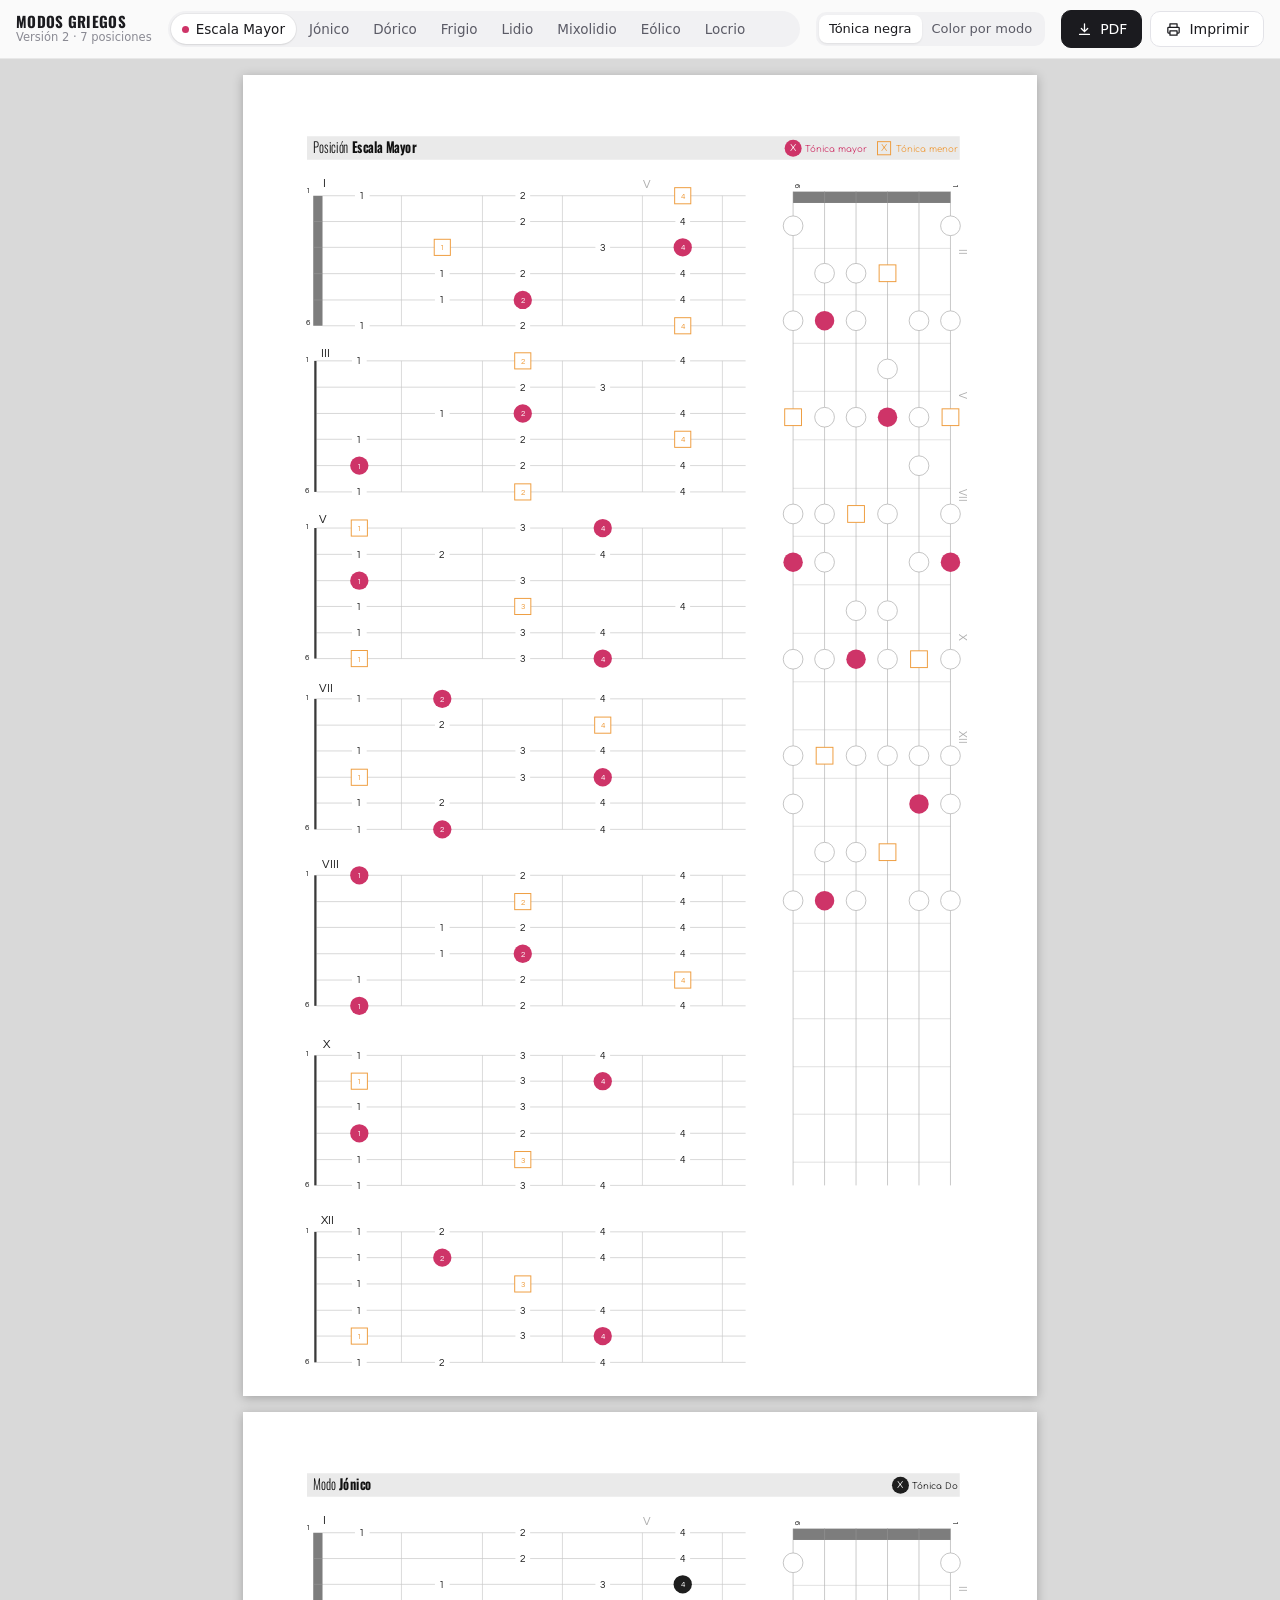
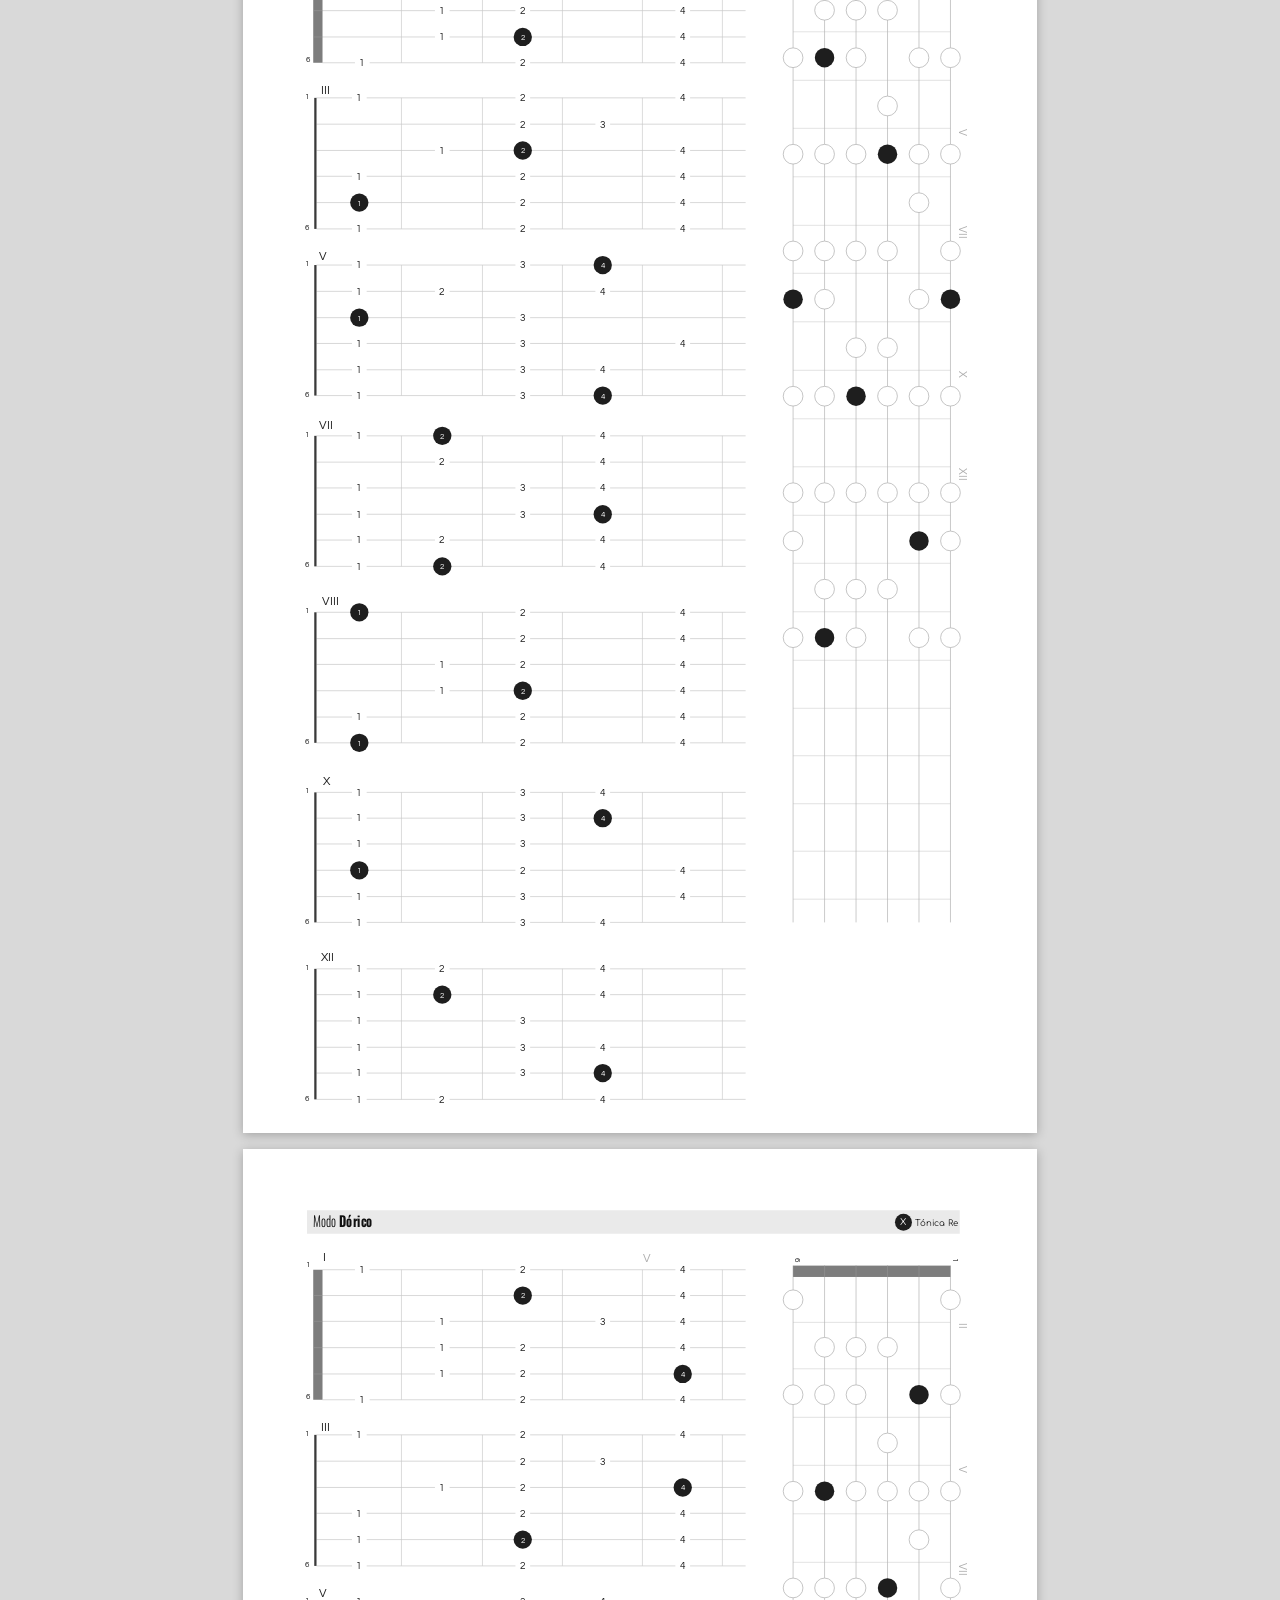
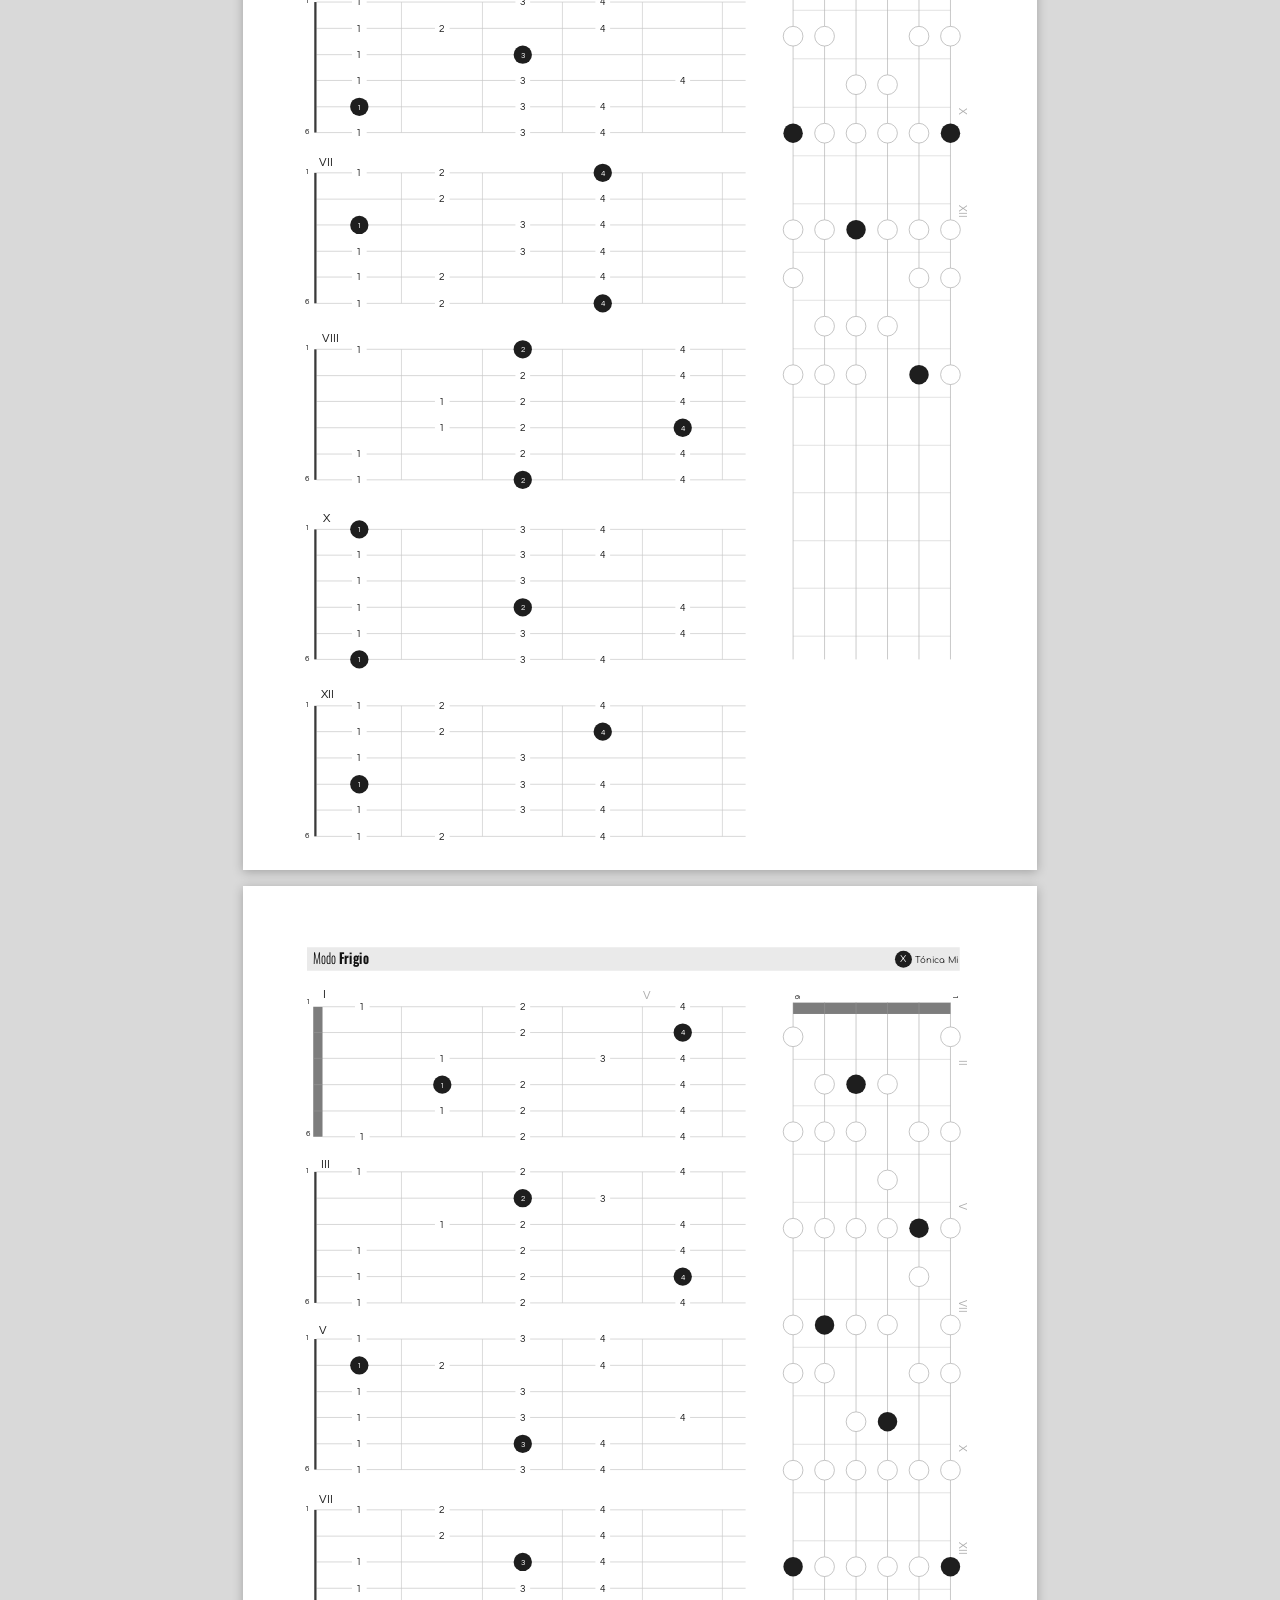
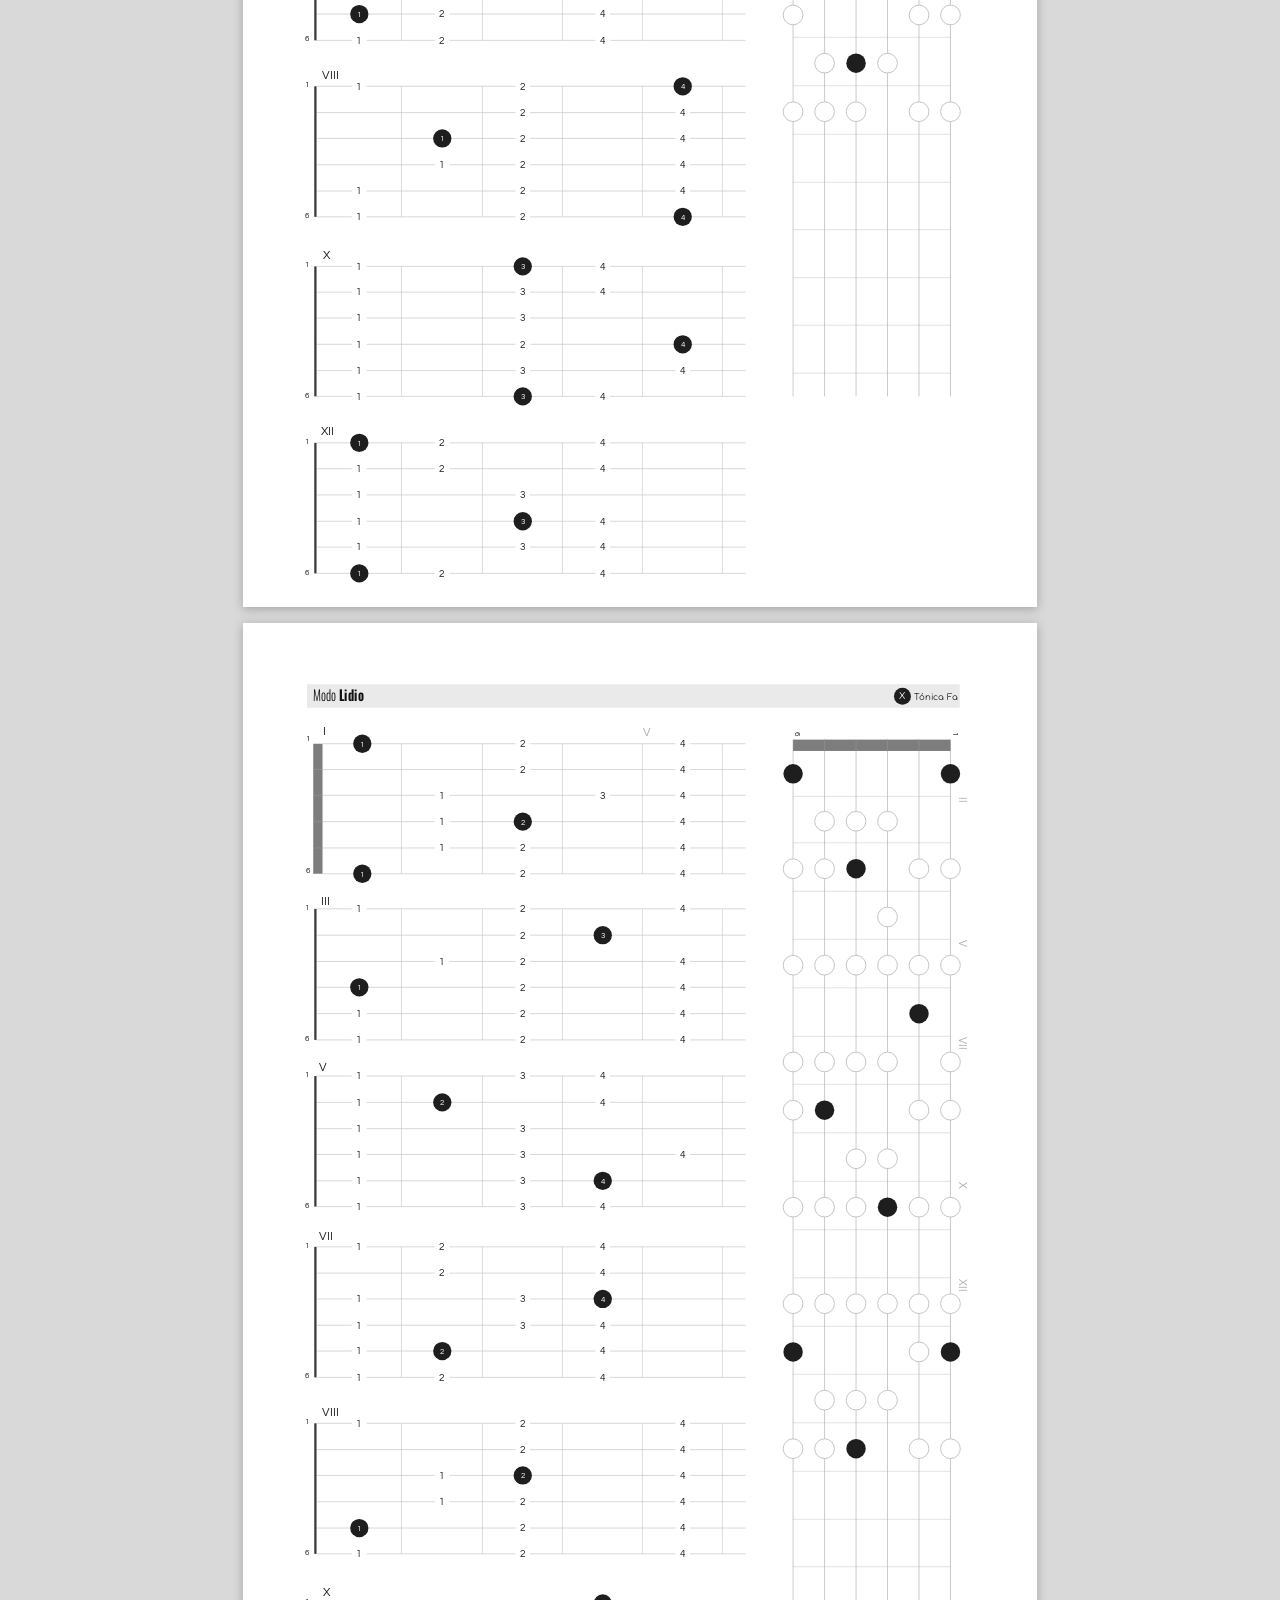
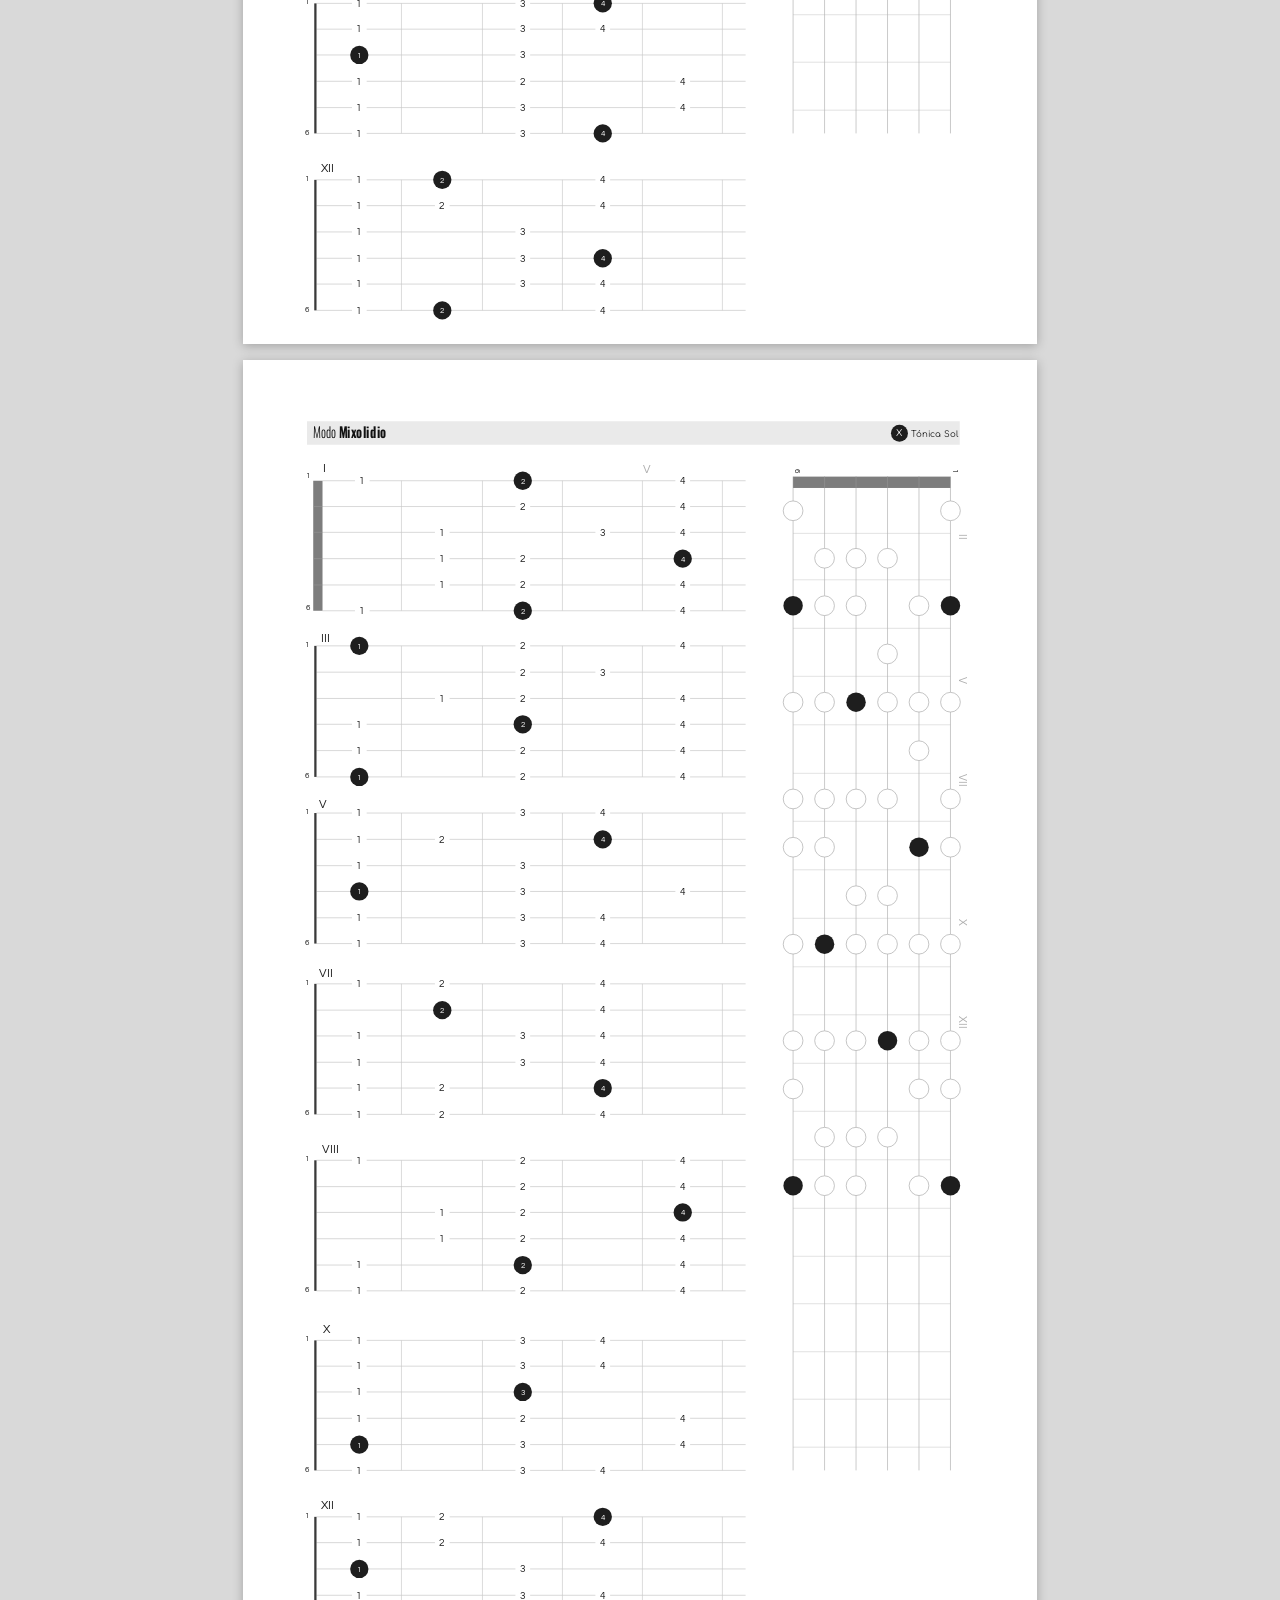
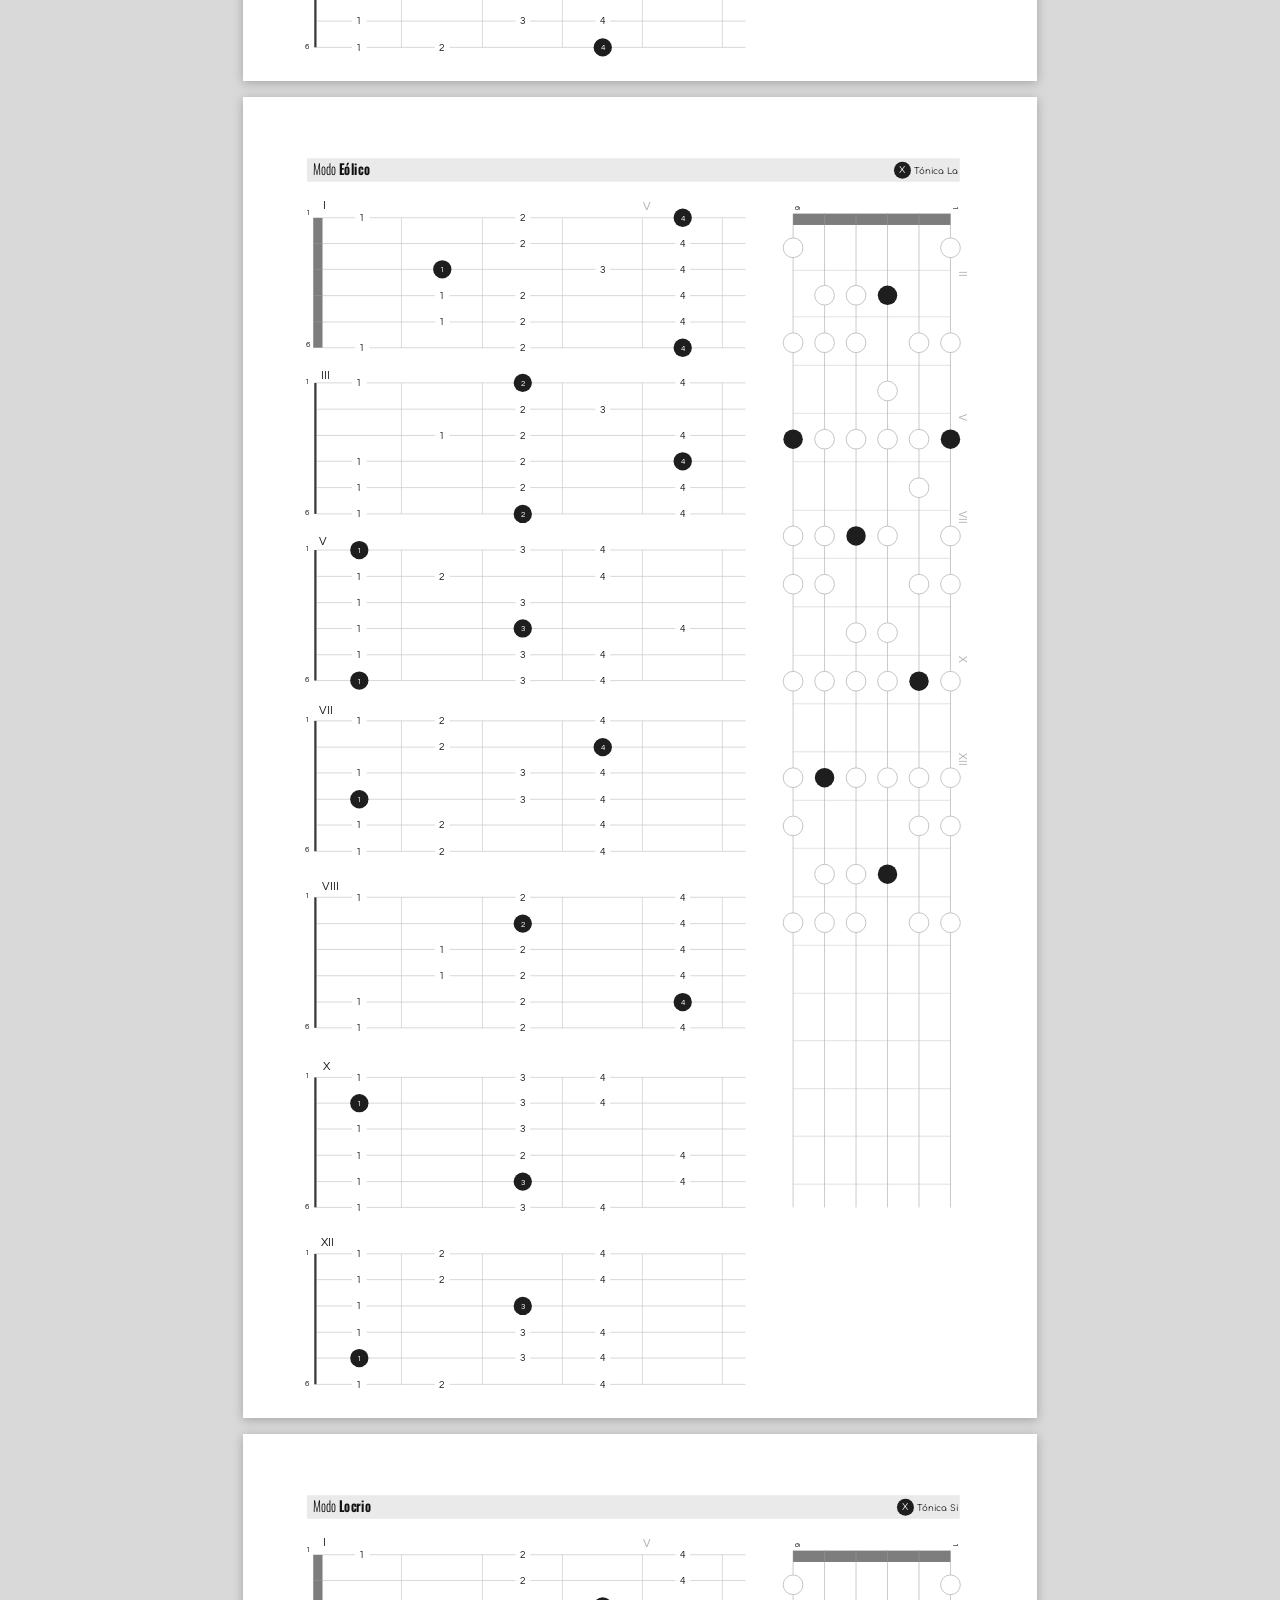
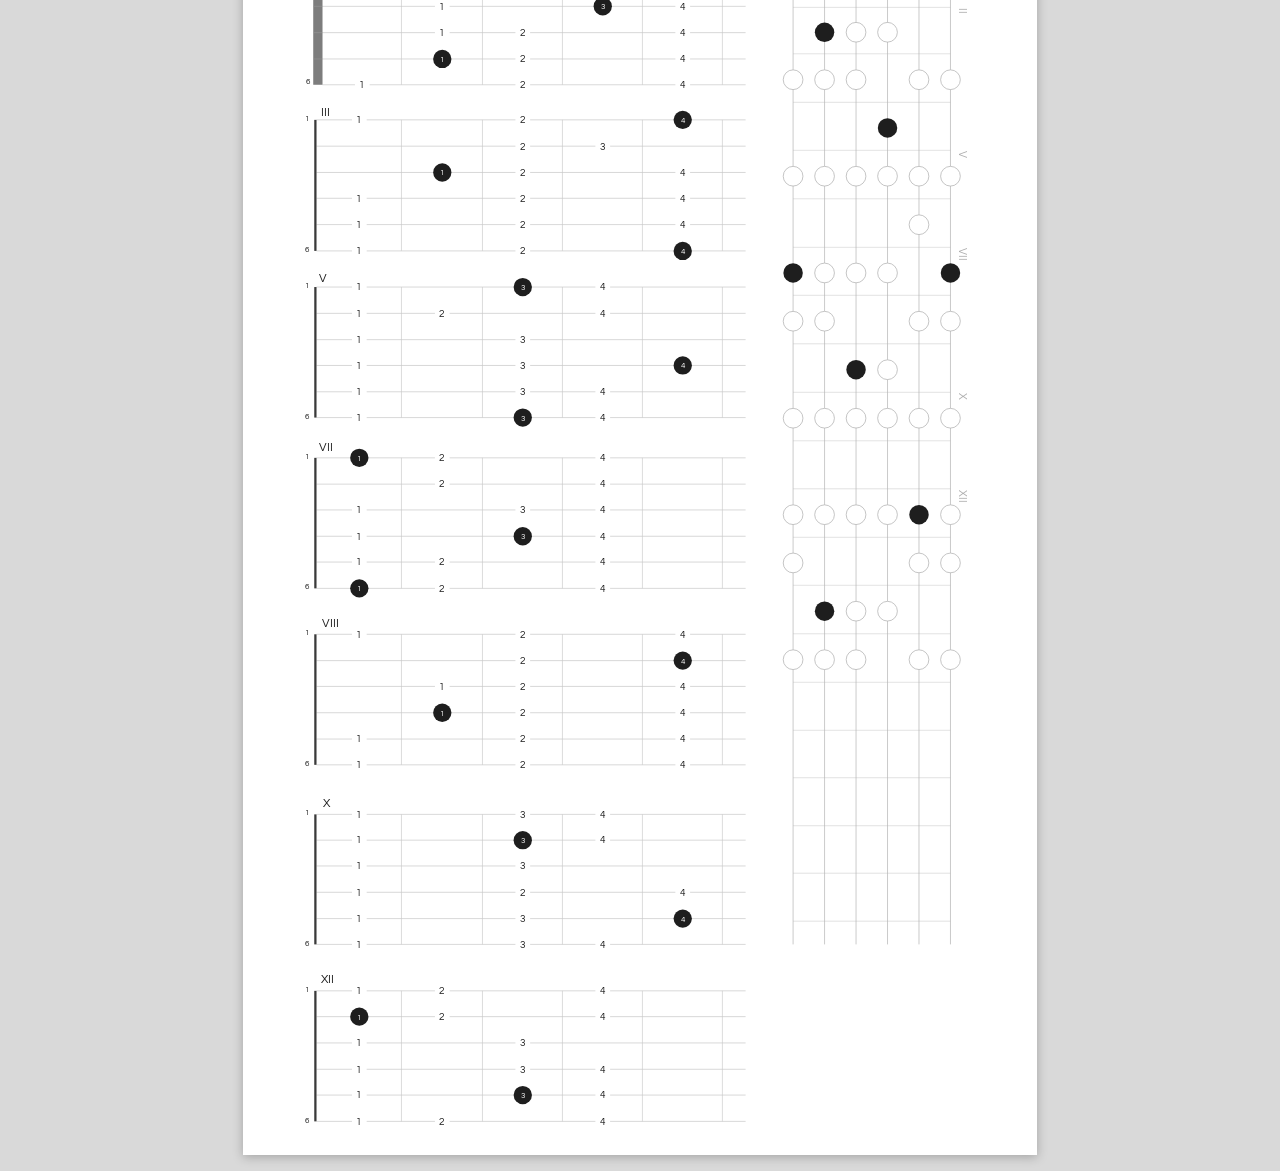
<file: v2/index.html>
<!doctype html>
<html lang="es">
<head>
<meta charset="utf-8">
<meta name="viewport" content="width=device-width, initial-scale=1">
<title>Modos griegos – Guitarra (v2)</title>
<link rel="preconnect" href="https://fonts.googleapis.com">
<link rel="preconnect" href="https://fonts.gstatic.com" crossorigin>
<link href="https://fonts.googleapis.com/css2?family=Comfortaa:wght@400&family=Oswald:wght@300;700&family=Questrial&display=block" rel="stylesheet">
<style>
  @page { size: 210mm 349.5mm; margin: 0; }
  html, body { margin: 0; padding: 0; background: #d9d9d9; }

  .toolbar { position: sticky; top: 0; z-index: 10; background: rgba(255,255,255,.86); backdrop-filter: saturate(1.6) blur(14px);
    -webkit-backdrop-filter: saturate(1.6) blur(14px); border-bottom: 1px solid rgba(0,0,0,.07);
    font: 500 14px/1.2 Inter, system-ui, -apple-system, 'Segoe UI', sans-serif; color: #1b1b1f; }
  .toolbar .row { max-width: 1280px; margin: 0 auto; display: flex; align-items: center; gap: 16px; padding: 10px 16px; }
  .toolbar .brand { display: flex; flex-direction: column; gap: 2px; white-space: nowrap; }
  .toolbar .brand b { font: 700 15px/1 Oswald, sans-serif; letter-spacing: .02em; text-transform: uppercase; }
  .toolbar .brand span { font-size: 11.5px; color: #8a8a93; font-weight: 500; }
  .toolbar .tabs { flex: 1 1 auto; min-width: 0; display: flex; gap: 2px; padding: 3px; background: #f1f1f3; border-radius: 999px; overflow-x: auto; scrollbar-width: none; }
  .toolbar .tabs::-webkit-scrollbar { display: none; }
  .toolbar .tabs a { flex: 0 0 auto; padding: 7px 11px; font-size: 13.5px; border-radius: 999px; color: #5b5b66; text-decoration: none; transition: background .15s, color .15s, box-shadow .15s; }
  .toolbar .tabs a:hover { color: #1b1b1f; }
  .toolbar .tabs a.on { background: #fff; color: #1b1b1f; box-shadow: 0 1px 2px rgba(0,0,0,.08), 0 0 0 1px rgba(0,0,0,.04); }
  .toolbar .tabs a.on::before { content: ''; display: inline-block; width: 7px; height: 7px; margin-right: 7px; border-radius: 50%; background: var(--dot, #CE3468); vertical-align: 1px; }
  .toolbar .actions { display: flex; align-items: center; gap: 8px; }
  .toolbar .btn { display: inline-flex; align-items: center; gap: 7px; height: 36px; padding: 0 14px; border-radius: 10px; border: 1px solid #e3e3e8;
    background: #fff; color: #1b1b1f; font: inherit; text-decoration: none; cursor: pointer; white-space: nowrap; transition: background .15s, border-color .15s, transform .1s; }
  .toolbar .btn:hover { background: #f6f6f8; border-color: #d4d4db; }
  .toolbar .btn:active { transform: translateY(1px); }
  .toolbar .btn svg { width: 17px; height: 17px; fill: none; stroke: currentColor; stroke-width: 1.8; stroke-linecap: round; stroke-linejoin: round; }
  .toolbar .btn.primary { background: #1b1b1f; border-color: #1b1b1f; color: #fff; }
  .toolbar .btn.primary:hover { background: #2d2d33; }
  .toolbar .switch { display: inline-flex; padding: 3px; background: #f1f1f3; border-radius: 10px; }
  .toolbar .switch button { border: 0; background: none; font: inherit; cursor: pointer; padding: 6px 10px; border-radius: 8px; color: #5b5b66; text-decoration: none; font-size: 13px; white-space: nowrap; }
  .toolbar .switch button.on { background: #fff; color: #1b1b1f; box-shadow: 0 1px 2px rgba(0,0,0,.08); }
  .toolbar :focus-visible { outline: 2px solid #2C6DB5; outline-offset: 2px; }
  @media (max-width: 1180px) { .toolbar .btn .label { display: none; } .toolbar .btn { padding: 0 10px; } }
  @media (max-width: 900px) {
    .toolbar .row { flex-wrap: wrap; gap: 10px; }
    .toolbar .brand { flex: 1 1 auto; }
    .toolbar .switch { order: 3; flex-basis: 100%; }
    .toolbar .switch button { flex: 1; text-align: center; }
    .toolbar .tabs { order: 4; flex-basis: 100%; }
  }
  @media print { .toolbar { display: none !important; } }
  html { scroll-padding-top: 76px; }
  @media (max-width: 900px) { html { scroll-padding-top: 120px; } }

  .page { width: 210mm; height: 349.5mm; margin: 16px auto; background: #fff; box-shadow: 0 2px 10px rgba(0,0,0,.25); overflow: hidden; }
  .page svg { display: block; width: 100%; height: 100%; }
  @media screen and (max-width: 840px) { .page { width: calc(100vw - 32px); height: calc((100vw - 32px) * 1.66452); } }
  @media print {
    html, body { background: #fff; }
    .page { margin: 0; box-shadow: none; width: 210mm; height: 349.5mm; break-after: page; }
  }
  .num { font-family: 'Questrial', 'Century Gothic', sans-serif; font-size: 15px; text-anchor: middle; fill: #1E1E1E; }
  .dn { font-family: 'Questrial', 'Century Gothic', sans-serif; font-size: 13px; text-anchor: middle; }
  .sn { font-family: 'Questrial', 'Century Gothic', sans-serif; font-size: 13px; fill: #1E1E1E; }
  .rom { font-family: 'Questrial', 'Century Gothic', sans-serif; font-size: 19.5px; }
  .nr { font-size: 16.5px; fill: #ADADAD; }
  .title { font-family: 'Oswald', sans-serif; font-size: 22.6px; fill: #111; }
  .lg { font-family: 'Comfortaa', sans-serif; font-size: 13.4px; }
  .lx { font-family: 'Comfortaa', sans-serif; font-size: 14px; text-anchor: middle; }
  .tn { fill: var(--c); }
  body.negro .tn { fill: #1E1E1E; }
  body.negro .toolbar .tabs a[data-mode] { --dot: #1E1E1E !important; }
</style>
</head>
<body>
<script>document.body.className = new URLSearchParams(location.search).get('v') === 'colores' ? 'colores' : 'negro';</script>
<nav class="toolbar"><div class="row">
<div class="brand"><b>Modos griegos</b><span>Versión 2 · 7 posiciones</span></div>
<div class="tabs"><a href="#escala-mayor" class="on" style="--dot:#CE3468">Escala Mayor</a><a href="#jonico" style="--dot:#CE3468" data-mode>Jónico</a><a href="#dorico" style="--dot:#2C6DB5" data-mode>Dórico</a><a href="#frigio" style="--dot:#2E9A5F" data-mode>Frigio</a><a href="#lidio" style="--dot:#8E4CC0" data-mode>Lidio</a><a href="#mixolidio" style="--dot:#E07A1F" data-mode>Mixolidio</a><a href="#eolico" style="--dot:#14A0A8" data-mode>Eólico</a><a href="#locrio" style="--dot:#7A5536" data-mode>Locrio</a></div>
<div class="switch" role="group" aria-label="Variante" title="Cambia entre tónica negra y un color distinto por modo"><button type="button" data-v="negro" data-pdf="modos-tonica-negra.pdf">Tónica negra</button><button type="button" data-v="colores" data-pdf="modos-colores.pdf">Color por modo</button></div>
<div class="actions">
<a class="btn primary" id="pdf" href="modos-tonica-negra.pdf" download><svg viewBox="0 0 24 24" aria-hidden="true"><path d="M12 4v11m0 0-4.5-4.5M12 15l4.5-4.5M5 19h14"/></svg><span class="label">PDF</span></a>
<button class="btn" type="button" onclick="window.print()" title="Imprimir"><svg viewBox="0 0 24 24" aria-hidden="true"><path d="M7 9V4h10v5M7 17H5a1 1 0 0 1-1-1v-6a1 1 0 0 1 1-1h14a1 1 0 0 1 1 1v6a1 1 0 0 1-1 1h-2M7 14h10v6H7z"/></svg><span class="label">Imprimir</span></button>
</div></div></nav>
<section class="page" id="escala-mayor"><svg viewBox="0 0 1240 2064" xmlns="http://www.w3.org/2000/svg" role="img" aria-label="Posición Escala Mayor">
<rect x="99.97" y="95.68" width="1019.8999999999999" height="36.75" fill="#EAEAEA"/>
<text transform="translate(109.15,121.63000000000001) scale(0.86,1)" class="title"><tspan font-weight="300">Posición</tspan> <tspan font-weight="700">Escala Mayor</tspan></text>
<g class="legend">
<g class="li">
<circle cx="13.25" cy="114.53" r="13.25" fill="#CE3468"/>
<text x="13.25" y="119.53" class="lx" fill="#fff">X</text>
<text x="31.6" y="120.73" class="lg" fill="#CE3468">Tónica mayor</text>
</g>
<g class="li">
<rect x="0.75" y="104.18" width="20.5" height="20.5" fill="none" stroke="#EE9B3B" stroke-width="1.5"/>
<text x="11" y="119.53" class="lx" fill="#EE9B3B">X</text>
<text x="30" y="120.73" class="lg" fill="#EE9B3B">Tónica menor</text>
</g>
</g>
<line x1="124.16" y1="188.66" x2="785.28" y2="188.66" stroke="#C2C2C2" stroke-width="1"/>
<line x1="124.16" y1="228.97" x2="785.28" y2="228.97" stroke="#C2C2C2" stroke-width="1"/>
<line x1="124.16" y1="269.28" x2="785.28" y2="269.28" stroke="#C2C2C2" stroke-width="1"/>
<line x1="124.16" y1="310.4" x2="785.28" y2="310.4" stroke="#C2C2C2" stroke-width="1"/>
<line x1="124.16" y1="351.52" x2="785.28" y2="351.52" stroke="#C2C2C2" stroke-width="1"/>
<line x1="124.16" y1="391.83" x2="785.28" y2="391.83" stroke="#C2C2C2" stroke-width="1"/>
<line x1="247.52" y1="188.66" x2="247.52" y2="391.83" stroke="#C8C8C8" stroke-width="1"/>
<line x1="374.1" y1="188.66" x2="374.1" y2="391.83" stroke="#C8C8C8" stroke-width="1"/>
<line x1="499.06" y1="188.66" x2="499.06" y2="391.83" stroke="#C8C8C8" stroke-width="1"/>
<line x1="624.03" y1="188.66" x2="624.03" y2="391.83" stroke="#C8C8C8" stroke-width="1"/>
<line x1="749" y1="188.66" x2="749" y2="391.83" stroke="#C8C8C8" stroke-width="1"/>
<rect x="109.65" y="188.66" width="14.509999999999991" height="203.17" fill="#7D7D7D"/>
<line x1="109.65" y1="228.97" x2="124.16" y2="228.97" stroke="#9a9a9a" stroke-width="0.8"/>
<line x1="109.65" y1="269.28" x2="124.16" y2="269.28" stroke="#9a9a9a" stroke-width="0.8"/>
<line x1="109.65" y1="310.4" x2="124.16" y2="310.4" stroke="#9a9a9a" stroke-width="0.8"/>
<line x1="109.65" y1="351.52" x2="124.16" y2="351.52" stroke="#9a9a9a" stroke-width="0.8"/>
<text x="98.5" y="184.66" class="sn">1</text>
<text x="98.75" y="391.08" class="sn">6</text>
<text x="124.97" y="174.95" class="rom" fill="#1E1E1E">I</text>
<text x="624.84" y="176.57" class="rom" fill="#ADADAD">V</text>
<rect x="174.84" y="182.66" width="23" height="12" fill="#fff"/><text x="186.34" y="193.85999999999999" class="num">1</text>
<rect x="425.58000000000004" y="182.66" width="23" height="12" fill="#fff"/><text x="437.08000000000004" y="193.85999999999999" class="num">2</text>
<rect x="674.415" y="176.06" width="25.2" height="25.2" fill="#fff" stroke="#EE9B3B" stroke-width="1.5"/><text x="687.015" y="193.26" class="dn" fill="#EE9B3B">4</text>
<rect x="425.58000000000004" y="222.97" width="23" height="12" fill="#fff"/><text x="437.08000000000004" y="234.17" class="num">2</text>
<rect x="675.515" y="222.97" width="23" height="12" fill="#fff"/><text x="687.015" y="234.17" class="num">4</text>
<rect x="298.71" y="256.67999999999995" width="25.2" height="25.2" fill="#fff" stroke="#EE9B3B" stroke-width="1.5"/><text x="311.31" y="273.88" class="dn" fill="#EE9B3B">1</text>
<rect x="550.545" y="263.28" width="23" height="12" fill="#fff"/><text x="562.045" y="274.47999999999996" class="num">3</text>
<circle cx="687.015" cy="269.28" r="14.3" fill="#CE3468"/><text x="687.015" y="273.88" class="dn" fill="#fff">4</text>
<rect x="299.81" y="304.4" width="23" height="12" fill="#fff"/><text x="311.31" y="315.59999999999997" class="num">1</text>
<rect x="425.58000000000004" y="304.4" width="23" height="12" fill="#fff"/><text x="437.08000000000004" y="315.59999999999997" class="num">2</text>
<rect x="675.515" y="304.4" width="23" height="12" fill="#fff"/><text x="687.015" y="315.59999999999997" class="num">4</text>
<rect x="299.81" y="345.52" width="23" height="12" fill="#fff"/><text x="311.31" y="356.71999999999997" class="num">1</text>
<circle cx="437.08000000000004" cy="351.52" r="14.3" fill="#CE3468"/><text x="437.08000000000004" y="356.12" class="dn" fill="#fff">2</text>
<rect x="675.515" y="345.52" width="23" height="12" fill="#fff"/><text x="687.015" y="356.71999999999997" class="num">4</text>
<rect x="174.84" y="385.83" width="23" height="12" fill="#fff"/><text x="186.34" y="397.03" class="num">1</text>
<rect x="425.58000000000004" y="385.83" width="23" height="12" fill="#fff"/><text x="437.08000000000004" y="397.03" class="num">2</text>
<rect x="674.415" y="379.22999999999996" width="25.2" height="25.2" fill="#fff" stroke="#EE9B3B" stroke-width="1.5"/><text x="687.015" y="396.43" class="dn" fill="#EE9B3B">4</text>
<line x1="114.81" y1="446.66" x2="785.28" y2="446.66" stroke="#C2C2C2" stroke-width="1"/>
<line x1="114.81" y1="487.78" x2="785.28" y2="487.78" stroke="#C2C2C2" stroke-width="1"/>
<line x1="114.81" y1="528.89" x2="785.28" y2="528.89" stroke="#C2C2C2" stroke-width="1"/>
<line x1="114.81" y1="569.21" x2="785.28" y2="569.21" stroke="#C2C2C2" stroke-width="1"/>
<line x1="114.81" y1="610.33" x2="785.28" y2="610.33" stroke="#C2C2C2" stroke-width="1"/>
<line x1="114.81" y1="651.44" x2="785.28" y2="651.44" stroke="#C2C2C2" stroke-width="1"/>
<line x1="247.52" y1="446.66" x2="247.52" y2="651.44" stroke="#C8C8C8" stroke-width="1"/>
<line x1="374.1" y1="446.66" x2="374.1" y2="651.44" stroke="#C8C8C8" stroke-width="1"/>
<line x1="499.06" y1="446.66" x2="499.06" y2="651.44" stroke="#C8C8C8" stroke-width="1"/>
<line x1="624.03" y1="446.66" x2="624.03" y2="651.44" stroke="#C8C8C8" stroke-width="1"/>
<line x1="749" y1="446.66" x2="749" y2="651.44" stroke="#C8C8C8" stroke-width="1"/>
<rect x="111.26" y="446.66" width="3.549999999999997" height="204.78000000000003" fill="#3A3A3A"/>
<text x="96.5" y="448.26000000000005" class="sn">1</text>
<text x="96.5" y="653.19" class="sn">6</text>
<text x="121.74" y="441.01" class="rom" fill="#1E1E1E">III</text>
<rect x="170.16500000000002" y="440.66" width="23" height="12" fill="#fff"/><text x="181.66500000000002" y="451.86" class="num">1</text>
<rect x="424.48" y="434.06" width="25.2" height="25.2" fill="#fff" stroke="#EE9B3B" stroke-width="1.5"/><text x="437.08000000000004" y="451.26000000000005" class="dn" fill="#EE9B3B">2</text>
<rect x="675.515" y="440.66" width="23" height="12" fill="#fff"/><text x="687.015" y="451.86" class="num">4</text>
<rect x="425.58000000000004" y="481.78" width="23" height="12" fill="#fff"/><text x="437.08000000000004" y="492.97999999999996" class="num">2</text>
<rect x="550.545" y="481.78" width="23" height="12" fill="#fff"/><text x="562.045" y="492.97999999999996" class="num">3</text>
<rect x="299.81" y="522.89" width="23" height="12" fill="#fff"/><text x="311.31" y="534.09" class="num">1</text>
<circle cx="437.08000000000004" cy="528.89" r="14.3" fill="#CE3468"/><text x="437.08000000000004" y="533.49" class="dn" fill="#fff">2</text>
<rect x="675.515" y="522.89" width="23" height="12" fill="#fff"/><text x="687.015" y="534.09" class="num">4</text>
<rect x="170.16500000000002" y="563.21" width="23" height="12" fill="#fff"/><text x="181.66500000000002" y="574.4100000000001" class="num">1</text>
<rect x="425.58000000000004" y="563.21" width="23" height="12" fill="#fff"/><text x="437.08000000000004" y="574.4100000000001" class="num">2</text>
<rect x="674.415" y="556.61" width="25.2" height="25.2" fill="#fff" stroke="#EE9B3B" stroke-width="1.5"/><text x="687.015" y="573.8100000000001" class="dn" fill="#EE9B3B">4</text>
<circle cx="181.66500000000002" cy="610.33" r="14.3" fill="#CE3468"/><text x="181.66500000000002" y="614.9300000000001" class="dn" fill="#fff">1</text>
<rect x="425.58000000000004" y="604.33" width="23" height="12" fill="#fff"/><text x="437.08000000000004" y="615.5300000000001" class="num">2</text>
<rect x="675.515" y="604.33" width="23" height="12" fill="#fff"/><text x="687.015" y="615.5300000000001" class="num">4</text>
<rect x="170.16500000000002" y="645.44" width="23" height="12" fill="#fff"/><text x="181.66500000000002" y="656.6400000000001" class="num">1</text>
<rect x="424.48" y="638.84" width="25.2" height="25.2" fill="#fff" stroke="#EE9B3B" stroke-width="1.5"/><text x="437.08000000000004" y="656.0400000000001" class="dn" fill="#EE9B3B">2</text>
<rect x="675.515" y="645.44" width="23" height="12" fill="#fff"/><text x="687.015" y="656.6400000000001" class="num">4</text>
<line x1="114.81" y1="707.88" x2="785.28" y2="707.88" stroke="#C2C2C2" stroke-width="1"/>
<line x1="114.81" y1="749" x2="785.28" y2="749" stroke="#C2C2C2" stroke-width="1"/>
<line x1="114.81" y1="790.12" x2="785.28" y2="790.12" stroke="#C2C2C2" stroke-width="1"/>
<line x1="114.81" y1="830.43" x2="785.28" y2="830.43" stroke="#C2C2C2" stroke-width="1"/>
<line x1="114.81" y1="871.55" x2="785.28" y2="871.55" stroke="#C2C2C2" stroke-width="1"/>
<line x1="114.81" y1="911.86" x2="785.28" y2="911.86" stroke="#C2C2C2" stroke-width="1"/>
<line x1="247.52" y1="707.88" x2="247.52" y2="911.86" stroke="#C8C8C8" stroke-width="1"/>
<line x1="374.1" y1="707.88" x2="374.1" y2="911.86" stroke="#C8C8C8" stroke-width="1"/>
<line x1="499.06" y1="707.88" x2="499.06" y2="911.86" stroke="#C8C8C8" stroke-width="1"/>
<line x1="624.03" y1="707.88" x2="624.03" y2="911.86" stroke="#C8C8C8" stroke-width="1"/>
<line x1="749" y1="707.88" x2="749" y2="911.86" stroke="#C8C8C8" stroke-width="1"/>
<rect x="111.26" y="707.88" width="3.549999999999997" height="203.98000000000002" fill="#3A3A3A"/>
<text x="96.5" y="709.48" class="sn">1</text>
<text x="96.5" y="913.61" class="sn">6</text>
<text x="118.52" y="700.62" class="rom" fill="#1E1E1E">V</text>
<rect x="169.06500000000003" y="695.28" width="25.2" height="25.2" fill="#fff" stroke="#EE9B3B" stroke-width="1.5"/><text x="181.66500000000002" y="712.48" class="dn" fill="#EE9B3B">1</text>
<rect x="425.58000000000004" y="701.88" width="23" height="12" fill="#fff"/><text x="437.08000000000004" y="713.08" class="num">3</text>
<circle cx="562.045" cy="707.88" r="14.3" fill="#CE3468"/><text x="562.045" y="712.48" class="dn" fill="#fff">4</text>
<rect x="170.16500000000002" y="743" width="23" height="12" fill="#fff"/><text x="181.66500000000002" y="754.2" class="num">1</text>
<rect x="299.81" y="743" width="23" height="12" fill="#fff"/><text x="311.31" y="754.2" class="num">2</text>
<rect x="550.545" y="743" width="23" height="12" fill="#fff"/><text x="562.045" y="754.2" class="num">4</text>
<circle cx="181.66500000000002" cy="790.12" r="14.3" fill="#CE3468"/><text x="181.66500000000002" y="794.72" class="dn" fill="#fff">1</text>
<rect x="425.58000000000004" y="784.12" width="23" height="12" fill="#fff"/><text x="437.08000000000004" y="795.32" class="num">3</text>
<rect x="170.16500000000002" y="824.43" width="23" height="12" fill="#fff"/><text x="181.66500000000002" y="835.63" class="num">1</text>
<rect x="424.48" y="817.8299999999999" width="25.2" height="25.2" fill="#fff" stroke="#EE9B3B" stroke-width="1.5"/><text x="437.08000000000004" y="835.03" class="dn" fill="#EE9B3B">3</text>
<rect x="675.515" y="824.43" width="23" height="12" fill="#fff"/><text x="687.015" y="835.63" class="num">4</text>
<rect x="170.16500000000002" y="865.55" width="23" height="12" fill="#fff"/><text x="181.66500000000002" y="876.75" class="num">1</text>
<rect x="425.58000000000004" y="865.55" width="23" height="12" fill="#fff"/><text x="437.08000000000004" y="876.75" class="num">3</text>
<rect x="550.545" y="865.55" width="23" height="12" fill="#fff"/><text x="562.045" y="876.75" class="num">4</text>
<rect x="169.06500000000003" y="899.26" width="25.2" height="25.2" fill="#fff" stroke="#EE9B3B" stroke-width="1.5"/><text x="181.66500000000002" y="916.46" class="dn" fill="#EE9B3B">1</text>
<rect x="425.58000000000004" y="905.86" width="23" height="12" fill="#fff"/><text x="437.08000000000004" y="917.0600000000001" class="num">3</text>
<circle cx="562.045" cy="911.86" r="14.3" fill="#CE3468"/><text x="562.045" y="916.46" class="dn" fill="#fff">4</text>
<line x1="114.81" y1="974.75" x2="785.28" y2="974.75" stroke="#C2C2C2" stroke-width="1"/>
<line x1="114.81" y1="1015.86" x2="785.28" y2="1015.86" stroke="#C2C2C2" stroke-width="1"/>
<line x1="114.81" y1="1056.18" x2="785.28" y2="1056.18" stroke="#C2C2C2" stroke-width="1"/>
<line x1="114.81" y1="1097.3" x2="785.28" y2="1097.3" stroke="#C2C2C2" stroke-width="1"/>
<line x1="114.81" y1="1137.61" x2="785.28" y2="1137.61" stroke="#C2C2C2" stroke-width="1"/>
<line x1="114.81" y1="1178.73" x2="785.28" y2="1178.73" stroke="#C2C2C2" stroke-width="1"/>
<line x1="247.52" y1="974.75" x2="247.52" y2="1178.73" stroke="#C8C8C8" stroke-width="1"/>
<line x1="374.1" y1="974.75" x2="374.1" y2="1178.73" stroke="#C8C8C8" stroke-width="1"/>
<line x1="499.06" y1="974.75" x2="499.06" y2="1178.73" stroke="#C8C8C8" stroke-width="1"/>
<line x1="624.03" y1="974.75" x2="624.03" y2="1178.73" stroke="#C8C8C8" stroke-width="1"/>
<line x1="749" y1="974.75" x2="749" y2="1178.73" stroke="#C8C8C8" stroke-width="1"/>
<rect x="111.26" y="974.75" width="3.549999999999997" height="203.98000000000002" fill="#3A3A3A"/>
<text x="96.5" y="976.35" class="sn">1</text>
<text x="96.5" y="1180.48" class="sn">6</text>
<text x="118.52" y="963.46" class="rom" fill="#1E1E1E">VII</text>
<rect x="170.16500000000002" y="968.75" width="23" height="12" fill="#fff"/><text x="181.66500000000002" y="979.95" class="num">1</text>
<circle cx="311.31" cy="974.75" r="14.3" fill="#CE3468"/><text x="311.31" y="979.35" class="dn" fill="#fff">2</text>
<rect x="550.545" y="968.75" width="23" height="12" fill="#fff"/><text x="562.045" y="979.95" class="num">4</text>
<rect x="299.81" y="1009.86" width="23" height="12" fill="#fff"/><text x="311.31" y="1021.0600000000001" class="num">2</text>
<rect x="549.4449999999999" y="1003.26" width="25.2" height="25.2" fill="#fff" stroke="#EE9B3B" stroke-width="1.5"/><text x="562.045" y="1020.46" class="dn" fill="#EE9B3B">4</text>
<rect x="170.16500000000002" y="1050.18" width="23" height="12" fill="#fff"/><text x="181.66500000000002" y="1061.38" class="num">1</text>
<rect x="425.58000000000004" y="1050.18" width="23" height="12" fill="#fff"/><text x="437.08000000000004" y="1061.38" class="num">3</text>
<rect x="550.545" y="1050.18" width="23" height="12" fill="#fff"/><text x="562.045" y="1061.38" class="num">4</text>
<rect x="169.06500000000003" y="1084.7" width="25.2" height="25.2" fill="#fff" stroke="#EE9B3B" stroke-width="1.5"/><text x="181.66500000000002" y="1101.8999999999999" class="dn" fill="#EE9B3B">1</text>
<rect x="425.58000000000004" y="1091.3" width="23" height="12" fill="#fff"/><text x="437.08000000000004" y="1102.5" class="num">3</text>
<circle cx="562.045" cy="1097.3" r="14.3" fill="#CE3468"/><text x="562.045" y="1101.8999999999999" class="dn" fill="#fff">4</text>
<rect x="170.16500000000002" y="1131.61" width="23" height="12" fill="#fff"/><text x="181.66500000000002" y="1142.81" class="num">1</text>
<rect x="299.81" y="1131.61" width="23" height="12" fill="#fff"/><text x="311.31" y="1142.81" class="num">2</text>
<rect x="550.545" y="1131.61" width="23" height="12" fill="#fff"/><text x="562.045" y="1142.81" class="num">4</text>
<rect x="170.16500000000002" y="1172.73" width="23" height="12" fill="#fff"/><text x="181.66500000000002" y="1183.93" class="num">1</text>
<circle cx="311.31" cy="1178.73" r="14.3" fill="#CE3468"/><text x="311.31" y="1183.33" class="dn" fill="#fff">2</text>
<rect x="550.545" y="1172.73" width="23" height="12" fill="#fff"/><text x="562.045" y="1183.93" class="num">4</text>
<line x1="114.81" y1="1250.48" x2="785.28" y2="1250.48" stroke="#C2C2C2" stroke-width="1"/>
<line x1="114.81" y1="1291.6" x2="785.28" y2="1291.6" stroke="#C2C2C2" stroke-width="1"/>
<line x1="114.81" y1="1331.91" x2="785.28" y2="1331.91" stroke="#C2C2C2" stroke-width="1"/>
<line x1="114.81" y1="1373.03" x2="785.28" y2="1373.03" stroke="#C2C2C2" stroke-width="1"/>
<line x1="114.81" y1="1414.15" x2="785.28" y2="1414.15" stroke="#C2C2C2" stroke-width="1"/>
<line x1="114.81" y1="1454.46" x2="785.28" y2="1454.46" stroke="#C2C2C2" stroke-width="1"/>
<line x1="247.52" y1="1250.48" x2="247.52" y2="1454.46" stroke="#C8C8C8" stroke-width="1"/>
<line x1="374.1" y1="1250.48" x2="374.1" y2="1454.46" stroke="#C8C8C8" stroke-width="1"/>
<line x1="499.06" y1="1250.48" x2="499.06" y2="1454.46" stroke="#C8C8C8" stroke-width="1"/>
<line x1="624.03" y1="1250.48" x2="624.03" y2="1454.46" stroke="#C8C8C8" stroke-width="1"/>
<line x1="749" y1="1250.48" x2="749" y2="1454.46" stroke="#C8C8C8" stroke-width="1"/>
<rect x="111.26" y="1250.48" width="3.549999999999997" height="203.98000000000002" fill="#3A3A3A"/>
<text x="96.5" y="1252.08" class="sn">1</text>
<text x="96.5" y="1456.21" class="sn">6</text>
<text x="123.36" y="1239.19" class="rom" fill="#1E1E1E">VIII</text>
<circle cx="181.66500000000002" cy="1250.48" r="14.3" fill="#CE3468"/><text x="181.66500000000002" y="1255.08" class="dn" fill="#fff">1</text>
<rect x="425.58000000000004" y="1244.48" width="23" height="12" fill="#fff"/><text x="437.08000000000004" y="1255.68" class="num">2</text>
<rect x="675.515" y="1244.48" width="23" height="12" fill="#fff"/><text x="687.015" y="1255.68" class="num">4</text>
<rect x="424.48" y="1279" width="25.2" height="25.2" fill="#fff" stroke="#EE9B3B" stroke-width="1.5"/><text x="437.08000000000004" y="1296.1999999999998" class="dn" fill="#EE9B3B">2</text>
<rect x="675.515" y="1285.6" width="23" height="12" fill="#fff"/><text x="687.015" y="1296.8" class="num">4</text>
<rect x="299.81" y="1325.91" width="23" height="12" fill="#fff"/><text x="311.31" y="1337.1100000000001" class="num">1</text>
<rect x="425.58000000000004" y="1325.91" width="23" height="12" fill="#fff"/><text x="437.08000000000004" y="1337.1100000000001" class="num">2</text>
<rect x="675.515" y="1325.91" width="23" height="12" fill="#fff"/><text x="687.015" y="1337.1100000000001" class="num">4</text>
<rect x="299.81" y="1367.03" width="23" height="12" fill="#fff"/><text x="311.31" y="1378.23" class="num">1</text>
<circle cx="437.08000000000004" cy="1373.03" r="14.3" fill="#CE3468"/><text x="437.08000000000004" y="1377.6299999999999" class="dn" fill="#fff">2</text>
<rect x="675.515" y="1367.03" width="23" height="12" fill="#fff"/><text x="687.015" y="1378.23" class="num">4</text>
<rect x="170.16500000000002" y="1408.15" width="23" height="12" fill="#fff"/><text x="181.66500000000002" y="1419.3500000000001" class="num">1</text>
<rect x="425.58000000000004" y="1408.15" width="23" height="12" fill="#fff"/><text x="437.08000000000004" y="1419.3500000000001" class="num">2</text>
<rect x="674.415" y="1401.5500000000002" width="25.2" height="25.2" fill="#fff" stroke="#EE9B3B" stroke-width="1.5"/><text x="687.015" y="1418.75" class="dn" fill="#EE9B3B">4</text>
<circle cx="181.66500000000002" cy="1454.46" r="14.3" fill="#CE3468"/><text x="181.66500000000002" y="1459.06" class="dn" fill="#fff">1</text>
<rect x="425.58000000000004" y="1448.46" width="23" height="12" fill="#fff"/><text x="437.08000000000004" y="1459.66" class="num">2</text>
<rect x="675.515" y="1448.46" width="23" height="12" fill="#fff"/><text x="687.015" y="1459.66" class="num">4</text>
<line x1="114.81" y1="1531.86" x2="785.28" y2="1531.86" stroke="#C2C2C2" stroke-width="1"/>
<line x1="114.81" y1="1572.17" x2="785.28" y2="1572.17" stroke="#C2C2C2" stroke-width="1"/>
<line x1="114.81" y1="1612.48" x2="785.28" y2="1612.48" stroke="#C2C2C2" stroke-width="1"/>
<line x1="114.81" y1="1653.6" x2="785.28" y2="1653.6" stroke="#C2C2C2" stroke-width="1"/>
<line x1="114.81" y1="1694.72" x2="785.28" y2="1694.72" stroke="#C2C2C2" stroke-width="1"/>
<line x1="114.81" y1="1735.03" x2="785.28" y2="1735.03" stroke="#C2C2C2" stroke-width="1"/>
<line x1="247.52" y1="1531.86" x2="247.52" y2="1735.03" stroke="#C8C8C8" stroke-width="1"/>
<line x1="374.1" y1="1531.86" x2="374.1" y2="1735.03" stroke="#C8C8C8" stroke-width="1"/>
<line x1="499.06" y1="1531.86" x2="499.06" y2="1735.03" stroke="#C8C8C8" stroke-width="1"/>
<line x1="624.03" y1="1531.86" x2="624.03" y2="1735.03" stroke="#C8C8C8" stroke-width="1"/>
<line x1="749" y1="1531.86" x2="749" y2="1735.03" stroke="#C8C8C8" stroke-width="1"/>
<rect x="111.26" y="1531.86" width="3.549999999999997" height="203.17000000000007" fill="#3A3A3A"/>
<text x="96.5" y="1533.4599999999998" class="sn">1</text>
<text x="96.5" y="1736.78" class="sn">6</text>
<text x="124.97" y="1519.77" class="rom" fill="#1E1E1E">X</text>
<rect x="170.16500000000002" y="1525.86" width="23" height="12" fill="#fff"/><text x="181.66500000000002" y="1537.06" class="num">1</text>
<rect x="425.58000000000004" y="1525.86" width="23" height="12" fill="#fff"/><text x="437.08000000000004" y="1537.06" class="num">3</text>
<rect x="550.545" y="1525.86" width="23" height="12" fill="#fff"/><text x="562.045" y="1537.06" class="num">4</text>
<rect x="169.06500000000003" y="1559.5700000000002" width="25.2" height="25.2" fill="#fff" stroke="#EE9B3B" stroke-width="1.5"/><text x="181.66500000000002" y="1576.77" class="dn" fill="#EE9B3B">1</text>
<rect x="425.58000000000004" y="1566.17" width="23" height="12" fill="#fff"/><text x="437.08000000000004" y="1577.3700000000001" class="num">3</text>
<circle cx="562.045" cy="1572.17" r="14.3" fill="#CE3468"/><text x="562.045" y="1576.77" class="dn" fill="#fff">4</text>
<rect x="170.16500000000002" y="1606.48" width="23" height="12" fill="#fff"/><text x="181.66500000000002" y="1617.68" class="num">1</text>
<rect x="425.58000000000004" y="1606.48" width="23" height="12" fill="#fff"/><text x="437.08000000000004" y="1617.68" class="num">3</text>
<circle cx="181.66500000000002" cy="1653.6" r="14.3" fill="#CE3468"/><text x="181.66500000000002" y="1658.1999999999998" class="dn" fill="#fff">1</text>
<rect x="425.58000000000004" y="1647.6" width="23" height="12" fill="#fff"/><text x="437.08000000000004" y="1658.8" class="num">2</text>
<rect x="675.515" y="1647.6" width="23" height="12" fill="#fff"/><text x="687.015" y="1658.8" class="num">4</text>
<rect x="170.16500000000002" y="1688.72" width="23" height="12" fill="#fff"/><text x="181.66500000000002" y="1699.92" class="num">1</text>
<rect x="424.48" y="1682.1200000000001" width="25.2" height="25.2" fill="#fff" stroke="#EE9B3B" stroke-width="1.5"/><text x="437.08000000000004" y="1699.32" class="dn" fill="#EE9B3B">3</text>
<rect x="675.515" y="1688.72" width="23" height="12" fill="#fff"/><text x="687.015" y="1699.92" class="num">4</text>
<rect x="170.16500000000002" y="1729.03" width="23" height="12" fill="#fff"/><text x="181.66500000000002" y="1740.23" class="num">1</text>
<rect x="425.58000000000004" y="1729.03" width="23" height="12" fill="#fff"/><text x="437.08000000000004" y="1740.23" class="num">3</text>
<rect x="550.545" y="1729.03" width="23" height="12" fill="#fff"/><text x="562.045" y="1740.23" class="num">4</text>
<line x1="114.81" y1="1807.59" x2="785.28" y2="1807.59" stroke="#C2C2C2" stroke-width="1"/>
<line x1="114.81" y1="1847.91" x2="785.28" y2="1847.91" stroke="#C2C2C2" stroke-width="1"/>
<line x1="114.81" y1="1889.02" x2="785.28" y2="1889.02" stroke="#C2C2C2" stroke-width="1"/>
<line x1="114.81" y1="1930.14" x2="785.28" y2="1930.14" stroke="#C2C2C2" stroke-width="1"/>
<line x1="114.81" y1="1970.46" x2="785.28" y2="1970.46" stroke="#C2C2C2" stroke-width="1"/>
<line x1="114.81" y1="2011.57" x2="785.28" y2="2011.57" stroke="#C2C2C2" stroke-width="1"/>
<line x1="247.52" y1="1807.59" x2="247.52" y2="2011.57" stroke="#C8C8C8" stroke-width="1"/>
<line x1="374.1" y1="1807.59" x2="374.1" y2="2011.57" stroke="#C8C8C8" stroke-width="1"/>
<line x1="499.06" y1="1807.59" x2="499.06" y2="2011.57" stroke="#C8C8C8" stroke-width="1"/>
<line x1="624.03" y1="1807.59" x2="624.03" y2="2011.57" stroke="#C8C8C8" stroke-width="1"/>
<line x1="749" y1="1807.59" x2="749" y2="2011.57" stroke="#C8C8C8" stroke-width="1"/>
<rect x="111.26" y="1807.59" width="3.549999999999997" height="203.98000000000002" fill="#3A3A3A"/>
<text x="96.5" y="1809.1899999999998" class="sn">1</text>
<text x="96.5" y="2013.32" class="sn">6</text>
<text x="121.74" y="1795.5" class="rom" fill="#1E1E1E">XII</text>
<rect x="170.16500000000002" y="1801.59" width="23" height="12" fill="#fff"/><text x="181.66500000000002" y="1812.79" class="num">1</text>
<rect x="299.81" y="1801.59" width="23" height="12" fill="#fff"/><text x="311.31" y="1812.79" class="num">2</text>
<rect x="550.545" y="1801.59" width="23" height="12" fill="#fff"/><text x="562.045" y="1812.79" class="num">4</text>
<rect x="170.16500000000002" y="1841.91" width="23" height="12" fill="#fff"/><text x="181.66500000000002" y="1853.1100000000001" class="num">1</text>
<circle cx="311.31" cy="1847.91" r="14.3" fill="#CE3468"/><text x="311.31" y="1852.51" class="dn" fill="#fff">2</text>
<rect x="550.545" y="1841.91" width="23" height="12" fill="#fff"/><text x="562.045" y="1853.1100000000001" class="num">4</text>
<rect x="170.16500000000002" y="1883.02" width="23" height="12" fill="#fff"/><text x="181.66500000000002" y="1894.22" class="num">1</text>
<rect x="424.48" y="1876.42" width="25.2" height="25.2" fill="#fff" stroke="#EE9B3B" stroke-width="1.5"/><text x="437.08000000000004" y="1893.62" class="dn" fill="#EE9B3B">3</text>
<rect x="170.16500000000002" y="1924.14" width="23" height="12" fill="#fff"/><text x="181.66500000000002" y="1935.3400000000001" class="num">1</text>
<rect x="425.58000000000004" y="1924.14" width="23" height="12" fill="#fff"/><text x="437.08000000000004" y="1935.3400000000001" class="num">3</text>
<rect x="550.545" y="1924.14" width="23" height="12" fill="#fff"/><text x="562.045" y="1935.3400000000001" class="num">4</text>
<rect x="169.06500000000003" y="1957.8600000000001" width="25.2" height="25.2" fill="#fff" stroke="#EE9B3B" stroke-width="1.5"/><text x="181.66500000000002" y="1975.06" class="dn" fill="#EE9B3B">1</text>
<rect x="425.58000000000004" y="1964.46" width="23" height="12" fill="#fff"/><text x="437.08000000000004" y="1975.66" class="num">3</text>
<circle cx="562.045" cy="1970.46" r="14.3" fill="#CE3468"/><text x="562.045" y="1975.06" class="dn" fill="#fff">4</text>
<rect x="170.16500000000002" y="2005.57" width="23" height="12" fill="#fff"/><text x="181.66500000000002" y="2016.77" class="num">1</text>
<rect x="299.81" y="2005.57" width="23" height="12" fill="#fff"/><text x="311.31" y="2016.77" class="num">2</text>
<rect x="550.545" y="2005.57" width="23" height="12" fill="#fff"/><text x="562.045" y="2016.77" class="num">4</text>
<line x1="859.45" y1="270.9" x2="1105.36" y2="270.9" stroke="#D2D2D2" stroke-width="1"/>
<line x1="859.45" y1="343.46" x2="1105.36" y2="343.46" stroke="#D2D2D2" stroke-width="1"/>
<line x1="859.45" y1="419.25" x2="1105.36" y2="419.25" stroke="#D2D2D2" stroke-width="1"/>
<line x1="859.45" y1="494.23" x2="1105.36" y2="494.23" stroke="#D2D2D2" stroke-width="1"/>
<line x1="859.45" y1="570.01" x2="1105.36" y2="570.01" stroke="#D2D2D2" stroke-width="1"/>
<line x1="859.45" y1="645.8" x2="1105.36" y2="645.8" stroke="#D2D2D2" stroke-width="1"/>
<line x1="859.45" y1="720.78" x2="1105.36" y2="720.78" stroke="#D2D2D2" stroke-width="1"/>
<line x1="859.45" y1="796.57" x2="1105.36" y2="796.57" stroke="#D2D2D2" stroke-width="1"/>
<line x1="859.45" y1="872.35" x2="1105.36" y2="872.35" stroke="#D2D2D2" stroke-width="1"/>
<line x1="859.45" y1="948.14" x2="1105.36" y2="948.14" stroke="#D2D2D2" stroke-width="1"/>
<line x1="859.45" y1="1023.12" x2="1105.36" y2="1023.12" stroke="#D2D2D2" stroke-width="1"/>
<line x1="859.45" y1="1098.91" x2="1105.36" y2="1098.91" stroke="#D2D2D2" stroke-width="1"/>
<line x1="859.45" y1="1173.89" x2="1105.36" y2="1173.89" stroke="#D2D2D2" stroke-width="1"/>
<line x1="859.45" y1="1249.67" x2="1105.36" y2="1249.67" stroke="#D2D2D2" stroke-width="1"/>
<line x1="859.45" y1="1325.46" x2="1105.36" y2="1325.46" stroke="#D2D2D2" stroke-width="1"/>
<line x1="859.45" y1="1400.44" x2="1105.36" y2="1400.44" stroke="#D2D2D2" stroke-width="1"/>
<line x1="859.45" y1="1474.62" x2="1105.36" y2="1474.62" stroke="#D2D2D2" stroke-width="1"/>
<line x1="859.45" y1="1549.6" x2="1105.36" y2="1549.6" stroke="#D2D2D2" stroke-width="1"/>
<line x1="859.45" y1="1623.77" x2="1105.36" y2="1623.77" stroke="#D2D2D2" stroke-width="1"/>
<line x1="859.45" y1="1698.75" x2="1105.36" y2="1698.75" stroke="#D2D2D2" stroke-width="1"/>
<line x1="859.45" y1="182.21" x2="859.45" y2="1735.03" stroke="#B4B4B4" stroke-width="1.1"/>
<line x1="908.63" y1="182.21" x2="908.63" y2="1735.03" stroke="#B4B4B4" stroke-width="1.1"/>
<line x1="957.82" y1="182.21" x2="957.82" y2="1735.03" stroke="#B4B4B4" stroke-width="1.1"/>
<line x1="1007" y1="182.21" x2="1007" y2="1735.03" stroke="#B4B4B4" stroke-width="1.1"/>
<line x1="1056.18" y1="182.21" x2="1056.18" y2="1735.03" stroke="#B4B4B4" stroke-width="1.1"/>
<line x1="1105.36" y1="182.21" x2="1105.36" y2="1735.03" stroke="#B4B4B4" stroke-width="1.1"/>
<rect x="859.45" y="182.21" width="245.90999999999985" height="17.73999999999998" fill="#7D7D7D"/>
<line x1="908.63" y1="182.21" x2="908.63" y2="199.95" stroke="#9a9a9a" stroke-width="0.8"/>
<line x1="957.82" y1="182.21" x2="957.82" y2="199.95" stroke="#9a9a9a" stroke-width="0.8"/>
<line x1="1007" y1="182.21" x2="1007" y2="199.95" stroke="#9a9a9a" stroke-width="0.8"/>
<line x1="1056.18" y1="182.21" x2="1056.18" y2="199.95" stroke="#9a9a9a" stroke-width="0.8"/>
<text transform="translate(866.45,174.15) rotate(90)" class="sn" font-size="15" text-anchor="middle" dominant-baseline="central">6</text>
<text transform="translate(1113.9599999999998,174.15) rotate(90)" class="sn" font-size="15" text-anchor="middle" dominant-baseline="central">1</text>
<text transform="translate(1123.76,272.4) rotate(90)" class="rom nr" dominant-baseline="central">II</text>
<text transform="translate(1123.76,495.73) rotate(90)" class="rom nr" dominant-baseline="central">V</text>
<text transform="translate(1123.76,647.3) rotate(90)" class="rom nr" dominant-baseline="central">VII</text>
<text transform="translate(1123.76,873.85) rotate(90)" class="rom nr" dominant-baseline="central">X</text>
<text transform="translate(1123.76,1024.62) rotate(90)" class="rom nr" dominant-baseline="central">XII</text>
<circle cx="1105.36" cy="235.605" r="15.4" fill="#fff" stroke="#B4B4B4" stroke-width="1.2"/>
<circle cx="1105.36" cy="383.95500000000004" r="15.4" fill="#fff" stroke="#B4B4B4" stroke-width="1.2"/>
<rect x="1092.26" y="521.62" width="26.2" height="26.2" fill="#fff" stroke="#EE9B3B" stroke-width="1.5"/>
<circle cx="1056.18" cy="383.95500000000004" r="15.4" fill="#fff" stroke="#B4B4B4" stroke-width="1.2"/>
<circle cx="1056.18" cy="534.72" r="15.4" fill="#fff" stroke="#B4B4B4" stroke-width="1.2"/>
<rect x="993.9" y="296.67999999999995" width="26.2" height="26.2" fill="#fff" stroke="#EE9B3B" stroke-width="1.5"/>
<circle cx="1007" cy="459.34000000000003" r="15.4" fill="#fff" stroke="#B4B4B4" stroke-width="1.2"/>
<circle cx="1007" cy="534.72" r="15.2" fill="#CE3468"/>
<circle cx="957.82" cy="309.78" r="15.4" fill="#fff" stroke="#B4B4B4" stroke-width="1.2"/>
<circle cx="957.82" cy="383.95500000000004" r="15.4" fill="#fff" stroke="#B4B4B4" stroke-width="1.2"/>
<circle cx="957.82" cy="534.72" r="15.4" fill="#fff" stroke="#B4B4B4" stroke-width="1.2"/>
<circle cx="908.63" cy="309.78" r="15.4" fill="#fff" stroke="#B4B4B4" stroke-width="1.2"/>
<circle cx="908.63" cy="383.95500000000004" r="15.2" fill="#CE3468"/>
<circle cx="908.63" cy="534.72" r="15.4" fill="#fff" stroke="#B4B4B4" stroke-width="1.2"/>
<circle cx="859.45" cy="235.605" r="15.4" fill="#fff" stroke="#B4B4B4" stroke-width="1.2"/>
<circle cx="859.45" cy="383.95500000000004" r="15.4" fill="#fff" stroke="#B4B4B4" stroke-width="1.2"/>
<rect x="846.35" y="521.62" width="26.2" height="26.2" fill="#fff" stroke="#EE9B3B" stroke-width="1.5"/>
<circle cx="1105.36" cy="685.89" r="15.4" fill="#fff" stroke="#B4B4B4" stroke-width="1.2"/>
<circle cx="1056.18" cy="610.505" r="15.4" fill="#fff" stroke="#B4B4B4" stroke-width="1.2"/>
<circle cx="1007" cy="685.89" r="15.4" fill="#fff" stroke="#B4B4B4" stroke-width="1.2"/>
<rect x="944.72" y="672.79" width="26.2" height="26.2" fill="#fff" stroke="#EE9B3B" stroke-width="1.5"/>
<circle cx="908.63" cy="685.89" r="15.4" fill="#fff" stroke="#B4B4B4" stroke-width="1.2"/>
<circle cx="859.45" cy="685.89" r="15.4" fill="#fff" stroke="#B4B4B4" stroke-width="1.2"/>
<circle cx="1105.36" cy="761.275" r="15.2" fill="#CE3468"/>
<circle cx="1056.18" cy="761.275" r="15.4" fill="#fff" stroke="#B4B4B4" stroke-width="1.2"/>
<circle cx="957.82" cy="837.0600000000001" r="15.4" fill="#fff" stroke="#B4B4B4" stroke-width="1.2"/>
<circle cx="908.63" cy="761.275" r="15.4" fill="#fff" stroke="#B4B4B4" stroke-width="1.2"/>
<circle cx="859.45" cy="761.275" r="15.2" fill="#CE3468"/>
<circle cx="1105.36" cy="912.845" r="15.4" fill="#fff" stroke="#B4B4B4" stroke-width="1.2"/>
<rect x="1043.0800000000002" y="899.745" width="26.2" height="26.2" fill="#fff" stroke="#EE9B3B" stroke-width="1.5"/>
<circle cx="1007" cy="837.0600000000001" r="15.4" fill="#fff" stroke="#B4B4B4" stroke-width="1.2"/>
<circle cx="1007" cy="912.845" r="15.4" fill="#fff" stroke="#B4B4B4" stroke-width="1.2"/>
<circle cx="957.82" cy="912.845" r="15.2" fill="#CE3468"/>
<circle cx="908.63" cy="912.845" r="15.4" fill="#fff" stroke="#B4B4B4" stroke-width="1.2"/>
<circle cx="859.45" cy="912.845" r="15.4" fill="#fff" stroke="#B4B4B4" stroke-width="1.2"/>
<circle cx="1105.36" cy="1063.615" r="15.4" fill="#fff" stroke="#B4B4B4" stroke-width="1.2"/>
<circle cx="1056.18" cy="1063.615" r="15.4" fill="#fff" stroke="#B4B4B4" stroke-width="1.2"/>
<circle cx="1007" cy="1063.615" r="15.4" fill="#fff" stroke="#B4B4B4" stroke-width="1.2"/>
<circle cx="957.82" cy="1063.615" r="15.4" fill="#fff" stroke="#B4B4B4" stroke-width="1.2"/>
<rect x="895.53" y="1050.515" width="26.2" height="26.2" fill="#fff" stroke="#EE9B3B" stroke-width="1.5"/>
<circle cx="859.45" cy="1063.615" r="15.4" fill="#fff" stroke="#B4B4B4" stroke-width="1.2"/>
<circle cx="1105.36" cy="1139" r="15.4" fill="#fff" stroke="#B4B4B4" stroke-width="1.2"/>
<circle cx="1056.18" cy="1139" r="15.2" fill="#CE3468"/>
<circle cx="957.82" cy="1214.38" r="15.4" fill="#fff" stroke="#B4B4B4" stroke-width="1.2"/>
<circle cx="908.63" cy="1214.38" r="15.4" fill="#fff" stroke="#B4B4B4" stroke-width="1.2"/>
<circle cx="859.45" cy="1139" r="15.4" fill="#fff" stroke="#B4B4B4" stroke-width="1.2"/>
<circle cx="1105.36" cy="1290.165" r="15.4" fill="#fff" stroke="#B4B4B4" stroke-width="1.2"/>
<circle cx="1056.18" cy="1290.165" r="15.4" fill="#fff" stroke="#B4B4B4" stroke-width="1.2"/>
<rect x="993.9" y="1201.2800000000002" width="26.2" height="26.2" fill="#fff" stroke="#EE9B3B" stroke-width="1.5"/>
<circle cx="957.82" cy="1290.165" r="15.4" fill="#fff" stroke="#B4B4B4" stroke-width="1.2"/>
<circle cx="908.63" cy="1290.165" r="15.2" fill="#CE3468"/>
<circle cx="859.45" cy="1290.165" r="15.4" fill="#fff" stroke="#B4B4B4" stroke-width="1.2"/>
</svg></section>
<section class="page" id="jonico"><svg viewBox="0 0 1240 2064" xmlns="http://www.w3.org/2000/svg" role="img" aria-label="Modo Jónico">
<rect x="99.97" y="95.68" width="1019.8999999999999" height="36.75" fill="#EAEAEA"/>
<text transform="translate(109.15,121.63000000000001) scale(0.86,1)" class="title"><tspan font-weight="300">Modo</tspan> <tspan font-weight="700">Jónico</tspan></text>
<g class="legend">
<g class="li">
<circle cx="13.25" cy="114.53" r="13.25" fill="#CE3468" class="tn" style="--c:#CE3468"/>
<text x="13.25" y="119.53" class="lx" fill="#fff">X</text>
<text x="31.6" y="120.73" class="lg tn" style="--c:#CE3468" fill="#CE3468">Tónica Do</text>
</g>
</g>
<line x1="124.16" y1="188.66" x2="785.28" y2="188.66" stroke="#C2C2C2" stroke-width="1"/>
<line x1="124.16" y1="228.97" x2="785.28" y2="228.97" stroke="#C2C2C2" stroke-width="1"/>
<line x1="124.16" y1="269.28" x2="785.28" y2="269.28" stroke="#C2C2C2" stroke-width="1"/>
<line x1="124.16" y1="310.4" x2="785.28" y2="310.4" stroke="#C2C2C2" stroke-width="1"/>
<line x1="124.16" y1="351.52" x2="785.28" y2="351.52" stroke="#C2C2C2" stroke-width="1"/>
<line x1="124.16" y1="391.83" x2="785.28" y2="391.83" stroke="#C2C2C2" stroke-width="1"/>
<line x1="247.52" y1="188.66" x2="247.52" y2="391.83" stroke="#C8C8C8" stroke-width="1"/>
<line x1="374.1" y1="188.66" x2="374.1" y2="391.83" stroke="#C8C8C8" stroke-width="1"/>
<line x1="499.06" y1="188.66" x2="499.06" y2="391.83" stroke="#C8C8C8" stroke-width="1"/>
<line x1="624.03" y1="188.66" x2="624.03" y2="391.83" stroke="#C8C8C8" stroke-width="1"/>
<line x1="749" y1="188.66" x2="749" y2="391.83" stroke="#C8C8C8" stroke-width="1"/>
<rect x="109.65" y="188.66" width="14.509999999999991" height="203.17" fill="#7D7D7D"/>
<line x1="109.65" y1="228.97" x2="124.16" y2="228.97" stroke="#9a9a9a" stroke-width="0.8"/>
<line x1="109.65" y1="269.28" x2="124.16" y2="269.28" stroke="#9a9a9a" stroke-width="0.8"/>
<line x1="109.65" y1="310.4" x2="124.16" y2="310.4" stroke="#9a9a9a" stroke-width="0.8"/>
<line x1="109.65" y1="351.52" x2="124.16" y2="351.52" stroke="#9a9a9a" stroke-width="0.8"/>
<text x="98.5" y="184.66" class="sn">1</text>
<text x="98.75" y="391.08" class="sn">6</text>
<text x="124.97" y="174.95" class="rom" fill="#1E1E1E">I</text>
<text x="624.84" y="176.57" class="rom" fill="#ADADAD">V</text>
<rect x="174.84" y="182.66" width="23" height="12" fill="#fff"/><text x="186.34" y="193.85999999999999" class="num">1</text>
<rect x="425.58000000000004" y="182.66" width="23" height="12" fill="#fff"/><text x="437.08000000000004" y="193.85999999999999" class="num">2</text>
<rect x="675.515" y="182.66" width="23" height="12" fill="#fff"/><text x="687.015" y="193.85999999999999" class="num">4</text>
<rect x="425.58000000000004" y="222.97" width="23" height="12" fill="#fff"/><text x="437.08000000000004" y="234.17" class="num">2</text>
<rect x="675.515" y="222.97" width="23" height="12" fill="#fff"/><text x="687.015" y="234.17" class="num">4</text>
<rect x="299.81" y="263.28" width="23" height="12" fill="#fff"/><text x="311.31" y="274.47999999999996" class="num">1</text>
<rect x="550.545" y="263.28" width="23" height="12" fill="#fff"/><text x="562.045" y="274.47999999999996" class="num">3</text>
<circle cx="687.015" cy="269.28" r="14.3" fill="#CE3468" class="tn" style="--c:#CE3468"/><text x="687.015" y="273.88" class="dn" fill="#fff">4</text>
<rect x="299.81" y="304.4" width="23" height="12" fill="#fff"/><text x="311.31" y="315.59999999999997" class="num">1</text>
<rect x="425.58000000000004" y="304.4" width="23" height="12" fill="#fff"/><text x="437.08000000000004" y="315.59999999999997" class="num">2</text>
<rect x="675.515" y="304.4" width="23" height="12" fill="#fff"/><text x="687.015" y="315.59999999999997" class="num">4</text>
<rect x="299.81" y="345.52" width="23" height="12" fill="#fff"/><text x="311.31" y="356.71999999999997" class="num">1</text>
<circle cx="437.08000000000004" cy="351.52" r="14.3" fill="#CE3468" class="tn" style="--c:#CE3468"/><text x="437.08000000000004" y="356.12" class="dn" fill="#fff">2</text>
<rect x="675.515" y="345.52" width="23" height="12" fill="#fff"/><text x="687.015" y="356.71999999999997" class="num">4</text>
<rect x="174.84" y="385.83" width="23" height="12" fill="#fff"/><text x="186.34" y="397.03" class="num">1</text>
<rect x="425.58000000000004" y="385.83" width="23" height="12" fill="#fff"/><text x="437.08000000000004" y="397.03" class="num">2</text>
<rect x="675.515" y="385.83" width="23" height="12" fill="#fff"/><text x="687.015" y="397.03" class="num">4</text>
<line x1="114.81" y1="446.66" x2="785.28" y2="446.66" stroke="#C2C2C2" stroke-width="1"/>
<line x1="114.81" y1="487.78" x2="785.28" y2="487.78" stroke="#C2C2C2" stroke-width="1"/>
<line x1="114.81" y1="528.89" x2="785.28" y2="528.89" stroke="#C2C2C2" stroke-width="1"/>
<line x1="114.81" y1="569.21" x2="785.28" y2="569.21" stroke="#C2C2C2" stroke-width="1"/>
<line x1="114.81" y1="610.33" x2="785.28" y2="610.33" stroke="#C2C2C2" stroke-width="1"/>
<line x1="114.81" y1="651.44" x2="785.28" y2="651.44" stroke="#C2C2C2" stroke-width="1"/>
<line x1="247.52" y1="446.66" x2="247.52" y2="651.44" stroke="#C8C8C8" stroke-width="1"/>
<line x1="374.1" y1="446.66" x2="374.1" y2="651.44" stroke="#C8C8C8" stroke-width="1"/>
<line x1="499.06" y1="446.66" x2="499.06" y2="651.44" stroke="#C8C8C8" stroke-width="1"/>
<line x1="624.03" y1="446.66" x2="624.03" y2="651.44" stroke="#C8C8C8" stroke-width="1"/>
<line x1="749" y1="446.66" x2="749" y2="651.44" stroke="#C8C8C8" stroke-width="1"/>
<rect x="111.26" y="446.66" width="3.549999999999997" height="204.78000000000003" fill="#3A3A3A"/>
<text x="96.5" y="448.26000000000005" class="sn">1</text>
<text x="96.5" y="653.19" class="sn">6</text>
<text x="121.74" y="441.01" class="rom" fill="#1E1E1E">III</text>
<rect x="170.16500000000002" y="440.66" width="23" height="12" fill="#fff"/><text x="181.66500000000002" y="451.86" class="num">1</text>
<rect x="425.58000000000004" y="440.66" width="23" height="12" fill="#fff"/><text x="437.08000000000004" y="451.86" class="num">2</text>
<rect x="675.515" y="440.66" width="23" height="12" fill="#fff"/><text x="687.015" y="451.86" class="num">4</text>
<rect x="425.58000000000004" y="481.78" width="23" height="12" fill="#fff"/><text x="437.08000000000004" y="492.97999999999996" class="num">2</text>
<rect x="550.545" y="481.78" width="23" height="12" fill="#fff"/><text x="562.045" y="492.97999999999996" class="num">3</text>
<rect x="299.81" y="522.89" width="23" height="12" fill="#fff"/><text x="311.31" y="534.09" class="num">1</text>
<circle cx="437.08000000000004" cy="528.89" r="14.3" fill="#CE3468" class="tn" style="--c:#CE3468"/><text x="437.08000000000004" y="533.49" class="dn" fill="#fff">2</text>
<rect x="675.515" y="522.89" width="23" height="12" fill="#fff"/><text x="687.015" y="534.09" class="num">4</text>
<rect x="170.16500000000002" y="563.21" width="23" height="12" fill="#fff"/><text x="181.66500000000002" y="574.4100000000001" class="num">1</text>
<rect x="425.58000000000004" y="563.21" width="23" height="12" fill="#fff"/><text x="437.08000000000004" y="574.4100000000001" class="num">2</text>
<rect x="675.515" y="563.21" width="23" height="12" fill="#fff"/><text x="687.015" y="574.4100000000001" class="num">4</text>
<circle cx="181.66500000000002" cy="610.33" r="14.3" fill="#CE3468" class="tn" style="--c:#CE3468"/><text x="181.66500000000002" y="614.9300000000001" class="dn" fill="#fff">1</text>
<rect x="425.58000000000004" y="604.33" width="23" height="12" fill="#fff"/><text x="437.08000000000004" y="615.5300000000001" class="num">2</text>
<rect x="675.515" y="604.33" width="23" height="12" fill="#fff"/><text x="687.015" y="615.5300000000001" class="num">4</text>
<rect x="170.16500000000002" y="645.44" width="23" height="12" fill="#fff"/><text x="181.66500000000002" y="656.6400000000001" class="num">1</text>
<rect x="425.58000000000004" y="645.44" width="23" height="12" fill="#fff"/><text x="437.08000000000004" y="656.6400000000001" class="num">2</text>
<rect x="675.515" y="645.44" width="23" height="12" fill="#fff"/><text x="687.015" y="656.6400000000001" class="num">4</text>
<line x1="114.81" y1="707.88" x2="785.28" y2="707.88" stroke="#C2C2C2" stroke-width="1"/>
<line x1="114.81" y1="749" x2="785.28" y2="749" stroke="#C2C2C2" stroke-width="1"/>
<line x1="114.81" y1="790.12" x2="785.28" y2="790.12" stroke="#C2C2C2" stroke-width="1"/>
<line x1="114.81" y1="830.43" x2="785.28" y2="830.43" stroke="#C2C2C2" stroke-width="1"/>
<line x1="114.81" y1="871.55" x2="785.28" y2="871.55" stroke="#C2C2C2" stroke-width="1"/>
<line x1="114.81" y1="911.86" x2="785.28" y2="911.86" stroke="#C2C2C2" stroke-width="1"/>
<line x1="247.52" y1="707.88" x2="247.52" y2="911.86" stroke="#C8C8C8" stroke-width="1"/>
<line x1="374.1" y1="707.88" x2="374.1" y2="911.86" stroke="#C8C8C8" stroke-width="1"/>
<line x1="499.06" y1="707.88" x2="499.06" y2="911.86" stroke="#C8C8C8" stroke-width="1"/>
<line x1="624.03" y1="707.88" x2="624.03" y2="911.86" stroke="#C8C8C8" stroke-width="1"/>
<line x1="749" y1="707.88" x2="749" y2="911.86" stroke="#C8C8C8" stroke-width="1"/>
<rect x="111.26" y="707.88" width="3.549999999999997" height="203.98000000000002" fill="#3A3A3A"/>
<text x="96.5" y="709.48" class="sn">1</text>
<text x="96.5" y="913.61" class="sn">6</text>
<text x="118.52" y="700.62" class="rom" fill="#1E1E1E">V</text>
<rect x="170.16500000000002" y="701.88" width="23" height="12" fill="#fff"/><text x="181.66500000000002" y="713.08" class="num">1</text>
<rect x="425.58000000000004" y="701.88" width="23" height="12" fill="#fff"/><text x="437.08000000000004" y="713.08" class="num">3</text>
<circle cx="562.045" cy="707.88" r="14.3" fill="#CE3468" class="tn" style="--c:#CE3468"/><text x="562.045" y="712.48" class="dn" fill="#fff">4</text>
<rect x="170.16500000000002" y="743" width="23" height="12" fill="#fff"/><text x="181.66500000000002" y="754.2" class="num">1</text>
<rect x="299.81" y="743" width="23" height="12" fill="#fff"/><text x="311.31" y="754.2" class="num">2</text>
<rect x="550.545" y="743" width="23" height="12" fill="#fff"/><text x="562.045" y="754.2" class="num">4</text>
<circle cx="181.66500000000002" cy="790.12" r="14.3" fill="#CE3468" class="tn" style="--c:#CE3468"/><text x="181.66500000000002" y="794.72" class="dn" fill="#fff">1</text>
<rect x="425.58000000000004" y="784.12" width="23" height="12" fill="#fff"/><text x="437.08000000000004" y="795.32" class="num">3</text>
<rect x="170.16500000000002" y="824.43" width="23" height="12" fill="#fff"/><text x="181.66500000000002" y="835.63" class="num">1</text>
<rect x="425.58000000000004" y="824.43" width="23" height="12" fill="#fff"/><text x="437.08000000000004" y="835.63" class="num">3</text>
<rect x="675.515" y="824.43" width="23" height="12" fill="#fff"/><text x="687.015" y="835.63" class="num">4</text>
<rect x="170.16500000000002" y="865.55" width="23" height="12" fill="#fff"/><text x="181.66500000000002" y="876.75" class="num">1</text>
<rect x="425.58000000000004" y="865.55" width="23" height="12" fill="#fff"/><text x="437.08000000000004" y="876.75" class="num">3</text>
<rect x="550.545" y="865.55" width="23" height="12" fill="#fff"/><text x="562.045" y="876.75" class="num">4</text>
<rect x="170.16500000000002" y="905.86" width="23" height="12" fill="#fff"/><text x="181.66500000000002" y="917.0600000000001" class="num">1</text>
<rect x="425.58000000000004" y="905.86" width="23" height="12" fill="#fff"/><text x="437.08000000000004" y="917.0600000000001" class="num">3</text>
<circle cx="562.045" cy="911.86" r="14.3" fill="#CE3468" class="tn" style="--c:#CE3468"/><text x="562.045" y="916.46" class="dn" fill="#fff">4</text>
<line x1="114.81" y1="974.75" x2="785.28" y2="974.75" stroke="#C2C2C2" stroke-width="1"/>
<line x1="114.81" y1="1015.86" x2="785.28" y2="1015.86" stroke="#C2C2C2" stroke-width="1"/>
<line x1="114.81" y1="1056.18" x2="785.28" y2="1056.18" stroke="#C2C2C2" stroke-width="1"/>
<line x1="114.81" y1="1097.3" x2="785.28" y2="1097.3" stroke="#C2C2C2" stroke-width="1"/>
<line x1="114.81" y1="1137.61" x2="785.28" y2="1137.61" stroke="#C2C2C2" stroke-width="1"/>
<line x1="114.81" y1="1178.73" x2="785.28" y2="1178.73" stroke="#C2C2C2" stroke-width="1"/>
<line x1="247.52" y1="974.75" x2="247.52" y2="1178.73" stroke="#C8C8C8" stroke-width="1"/>
<line x1="374.1" y1="974.75" x2="374.1" y2="1178.73" stroke="#C8C8C8" stroke-width="1"/>
<line x1="499.06" y1="974.75" x2="499.06" y2="1178.73" stroke="#C8C8C8" stroke-width="1"/>
<line x1="624.03" y1="974.75" x2="624.03" y2="1178.73" stroke="#C8C8C8" stroke-width="1"/>
<line x1="749" y1="974.75" x2="749" y2="1178.73" stroke="#C8C8C8" stroke-width="1"/>
<rect x="111.26" y="974.75" width="3.549999999999997" height="203.98000000000002" fill="#3A3A3A"/>
<text x="96.5" y="976.35" class="sn">1</text>
<text x="96.5" y="1180.48" class="sn">6</text>
<text x="118.52" y="963.46" class="rom" fill="#1E1E1E">VII</text>
<rect x="170.16500000000002" y="968.75" width="23" height="12" fill="#fff"/><text x="181.66500000000002" y="979.95" class="num">1</text>
<circle cx="311.31" cy="974.75" r="14.3" fill="#CE3468" class="tn" style="--c:#CE3468"/><text x="311.31" y="979.35" class="dn" fill="#fff">2</text>
<rect x="550.545" y="968.75" width="23" height="12" fill="#fff"/><text x="562.045" y="979.95" class="num">4</text>
<rect x="299.81" y="1009.86" width="23" height="12" fill="#fff"/><text x="311.31" y="1021.0600000000001" class="num">2</text>
<rect x="550.545" y="1009.86" width="23" height="12" fill="#fff"/><text x="562.045" y="1021.0600000000001" class="num">4</text>
<rect x="170.16500000000002" y="1050.18" width="23" height="12" fill="#fff"/><text x="181.66500000000002" y="1061.38" class="num">1</text>
<rect x="425.58000000000004" y="1050.18" width="23" height="12" fill="#fff"/><text x="437.08000000000004" y="1061.38" class="num">3</text>
<rect x="550.545" y="1050.18" width="23" height="12" fill="#fff"/><text x="562.045" y="1061.38" class="num">4</text>
<rect x="170.16500000000002" y="1091.3" width="23" height="12" fill="#fff"/><text x="181.66500000000002" y="1102.5" class="num">1</text>
<rect x="425.58000000000004" y="1091.3" width="23" height="12" fill="#fff"/><text x="437.08000000000004" y="1102.5" class="num">3</text>
<circle cx="562.045" cy="1097.3" r="14.3" fill="#CE3468" class="tn" style="--c:#CE3468"/><text x="562.045" y="1101.8999999999999" class="dn" fill="#fff">4</text>
<rect x="170.16500000000002" y="1131.61" width="23" height="12" fill="#fff"/><text x="181.66500000000002" y="1142.81" class="num">1</text>
<rect x="299.81" y="1131.61" width="23" height="12" fill="#fff"/><text x="311.31" y="1142.81" class="num">2</text>
<rect x="550.545" y="1131.61" width="23" height="12" fill="#fff"/><text x="562.045" y="1142.81" class="num">4</text>
<rect x="170.16500000000002" y="1172.73" width="23" height="12" fill="#fff"/><text x="181.66500000000002" y="1183.93" class="num">1</text>
<circle cx="311.31" cy="1178.73" r="14.3" fill="#CE3468" class="tn" style="--c:#CE3468"/><text x="311.31" y="1183.33" class="dn" fill="#fff">2</text>
<rect x="550.545" y="1172.73" width="23" height="12" fill="#fff"/><text x="562.045" y="1183.93" class="num">4</text>
<line x1="114.81" y1="1250.48" x2="785.28" y2="1250.48" stroke="#C2C2C2" stroke-width="1"/>
<line x1="114.81" y1="1291.6" x2="785.28" y2="1291.6" stroke="#C2C2C2" stroke-width="1"/>
<line x1="114.81" y1="1331.91" x2="785.28" y2="1331.91" stroke="#C2C2C2" stroke-width="1"/>
<line x1="114.81" y1="1373.03" x2="785.28" y2="1373.03" stroke="#C2C2C2" stroke-width="1"/>
<line x1="114.81" y1="1414.15" x2="785.28" y2="1414.15" stroke="#C2C2C2" stroke-width="1"/>
<line x1="114.81" y1="1454.46" x2="785.28" y2="1454.46" stroke="#C2C2C2" stroke-width="1"/>
<line x1="247.52" y1="1250.48" x2="247.52" y2="1454.46" stroke="#C8C8C8" stroke-width="1"/>
<line x1="374.1" y1="1250.48" x2="374.1" y2="1454.46" stroke="#C8C8C8" stroke-width="1"/>
<line x1="499.06" y1="1250.48" x2="499.06" y2="1454.46" stroke="#C8C8C8" stroke-width="1"/>
<line x1="624.03" y1="1250.48" x2="624.03" y2="1454.46" stroke="#C8C8C8" stroke-width="1"/>
<line x1="749" y1="1250.48" x2="749" y2="1454.46" stroke="#C8C8C8" stroke-width="1"/>
<rect x="111.26" y="1250.48" width="3.549999999999997" height="203.98000000000002" fill="#3A3A3A"/>
<text x="96.5" y="1252.08" class="sn">1</text>
<text x="96.5" y="1456.21" class="sn">6</text>
<text x="123.36" y="1239.19" class="rom" fill="#1E1E1E">VIII</text>
<circle cx="181.66500000000002" cy="1250.48" r="14.3" fill="#CE3468" class="tn" style="--c:#CE3468"/><text x="181.66500000000002" y="1255.08" class="dn" fill="#fff">1</text>
<rect x="425.58000000000004" y="1244.48" width="23" height="12" fill="#fff"/><text x="437.08000000000004" y="1255.68" class="num">2</text>
<rect x="675.515" y="1244.48" width="23" height="12" fill="#fff"/><text x="687.015" y="1255.68" class="num">4</text>
<rect x="425.58000000000004" y="1285.6" width="23" height="12" fill="#fff"/><text x="437.08000000000004" y="1296.8" class="num">2</text>
<rect x="675.515" y="1285.6" width="23" height="12" fill="#fff"/><text x="687.015" y="1296.8" class="num">4</text>
<rect x="299.81" y="1325.91" width="23" height="12" fill="#fff"/><text x="311.31" y="1337.1100000000001" class="num">1</text>
<rect x="425.58000000000004" y="1325.91" width="23" height="12" fill="#fff"/><text x="437.08000000000004" y="1337.1100000000001" class="num">2</text>
<rect x="675.515" y="1325.91" width="23" height="12" fill="#fff"/><text x="687.015" y="1337.1100000000001" class="num">4</text>
<rect x="299.81" y="1367.03" width="23" height="12" fill="#fff"/><text x="311.31" y="1378.23" class="num">1</text>
<circle cx="437.08000000000004" cy="1373.03" r="14.3" fill="#CE3468" class="tn" style="--c:#CE3468"/><text x="437.08000000000004" y="1377.6299999999999" class="dn" fill="#fff">2</text>
<rect x="675.515" y="1367.03" width="23" height="12" fill="#fff"/><text x="687.015" y="1378.23" class="num">4</text>
<rect x="170.16500000000002" y="1408.15" width="23" height="12" fill="#fff"/><text x="181.66500000000002" y="1419.3500000000001" class="num">1</text>
<rect x="425.58000000000004" y="1408.15" width="23" height="12" fill="#fff"/><text x="437.08000000000004" y="1419.3500000000001" class="num">2</text>
<rect x="675.515" y="1408.15" width="23" height="12" fill="#fff"/><text x="687.015" y="1419.3500000000001" class="num">4</text>
<circle cx="181.66500000000002" cy="1454.46" r="14.3" fill="#CE3468" class="tn" style="--c:#CE3468"/><text x="181.66500000000002" y="1459.06" class="dn" fill="#fff">1</text>
<rect x="425.58000000000004" y="1448.46" width="23" height="12" fill="#fff"/><text x="437.08000000000004" y="1459.66" class="num">2</text>
<rect x="675.515" y="1448.46" width="23" height="12" fill="#fff"/><text x="687.015" y="1459.66" class="num">4</text>
<line x1="114.81" y1="1531.86" x2="785.28" y2="1531.86" stroke="#C2C2C2" stroke-width="1"/>
<line x1="114.81" y1="1572.17" x2="785.28" y2="1572.17" stroke="#C2C2C2" stroke-width="1"/>
<line x1="114.81" y1="1612.48" x2="785.28" y2="1612.48" stroke="#C2C2C2" stroke-width="1"/>
<line x1="114.81" y1="1653.6" x2="785.28" y2="1653.6" stroke="#C2C2C2" stroke-width="1"/>
<line x1="114.81" y1="1694.72" x2="785.28" y2="1694.72" stroke="#C2C2C2" stroke-width="1"/>
<line x1="114.81" y1="1735.03" x2="785.28" y2="1735.03" stroke="#C2C2C2" stroke-width="1"/>
<line x1="247.52" y1="1531.86" x2="247.52" y2="1735.03" stroke="#C8C8C8" stroke-width="1"/>
<line x1="374.1" y1="1531.86" x2="374.1" y2="1735.03" stroke="#C8C8C8" stroke-width="1"/>
<line x1="499.06" y1="1531.86" x2="499.06" y2="1735.03" stroke="#C8C8C8" stroke-width="1"/>
<line x1="624.03" y1="1531.86" x2="624.03" y2="1735.03" stroke="#C8C8C8" stroke-width="1"/>
<line x1="749" y1="1531.86" x2="749" y2="1735.03" stroke="#C8C8C8" stroke-width="1"/>
<rect x="111.26" y="1531.86" width="3.549999999999997" height="203.17000000000007" fill="#3A3A3A"/>
<text x="96.5" y="1533.4599999999998" class="sn">1</text>
<text x="96.5" y="1736.78" class="sn">6</text>
<text x="124.97" y="1519.77" class="rom" fill="#1E1E1E">X</text>
<rect x="170.16500000000002" y="1525.86" width="23" height="12" fill="#fff"/><text x="181.66500000000002" y="1537.06" class="num">1</text>
<rect x="425.58000000000004" y="1525.86" width="23" height="12" fill="#fff"/><text x="437.08000000000004" y="1537.06" class="num">3</text>
<rect x="550.545" y="1525.86" width="23" height="12" fill="#fff"/><text x="562.045" y="1537.06" class="num">4</text>
<rect x="170.16500000000002" y="1566.17" width="23" height="12" fill="#fff"/><text x="181.66500000000002" y="1577.3700000000001" class="num">1</text>
<rect x="425.58000000000004" y="1566.17" width="23" height="12" fill="#fff"/><text x="437.08000000000004" y="1577.3700000000001" class="num">3</text>
<circle cx="562.045" cy="1572.17" r="14.3" fill="#CE3468" class="tn" style="--c:#CE3468"/><text x="562.045" y="1576.77" class="dn" fill="#fff">4</text>
<rect x="170.16500000000002" y="1606.48" width="23" height="12" fill="#fff"/><text x="181.66500000000002" y="1617.68" class="num">1</text>
<rect x="425.58000000000004" y="1606.48" width="23" height="12" fill="#fff"/><text x="437.08000000000004" y="1617.68" class="num">3</text>
<circle cx="181.66500000000002" cy="1653.6" r="14.3" fill="#CE3468" class="tn" style="--c:#CE3468"/><text x="181.66500000000002" y="1658.1999999999998" class="dn" fill="#fff">1</text>
<rect x="425.58000000000004" y="1647.6" width="23" height="12" fill="#fff"/><text x="437.08000000000004" y="1658.8" class="num">2</text>
<rect x="675.515" y="1647.6" width="23" height="12" fill="#fff"/><text x="687.015" y="1658.8" class="num">4</text>
<rect x="170.16500000000002" y="1688.72" width="23" height="12" fill="#fff"/><text x="181.66500000000002" y="1699.92" class="num">1</text>
<rect x="425.58000000000004" y="1688.72" width="23" height="12" fill="#fff"/><text x="437.08000000000004" y="1699.92" class="num">3</text>
<rect x="675.515" y="1688.72" width="23" height="12" fill="#fff"/><text x="687.015" y="1699.92" class="num">4</text>
<rect x="170.16500000000002" y="1729.03" width="23" height="12" fill="#fff"/><text x="181.66500000000002" y="1740.23" class="num">1</text>
<rect x="425.58000000000004" y="1729.03" width="23" height="12" fill="#fff"/><text x="437.08000000000004" y="1740.23" class="num">3</text>
<rect x="550.545" y="1729.03" width="23" height="12" fill="#fff"/><text x="562.045" y="1740.23" class="num">4</text>
<line x1="114.81" y1="1807.59" x2="785.28" y2="1807.59" stroke="#C2C2C2" stroke-width="1"/>
<line x1="114.81" y1="1847.91" x2="785.28" y2="1847.91" stroke="#C2C2C2" stroke-width="1"/>
<line x1="114.81" y1="1889.02" x2="785.28" y2="1889.02" stroke="#C2C2C2" stroke-width="1"/>
<line x1="114.81" y1="1930.14" x2="785.28" y2="1930.14" stroke="#C2C2C2" stroke-width="1"/>
<line x1="114.81" y1="1970.46" x2="785.28" y2="1970.46" stroke="#C2C2C2" stroke-width="1"/>
<line x1="114.81" y1="2011.57" x2="785.28" y2="2011.57" stroke="#C2C2C2" stroke-width="1"/>
<line x1="247.52" y1="1807.59" x2="247.52" y2="2011.57" stroke="#C8C8C8" stroke-width="1"/>
<line x1="374.1" y1="1807.59" x2="374.1" y2="2011.57" stroke="#C8C8C8" stroke-width="1"/>
<line x1="499.06" y1="1807.59" x2="499.06" y2="2011.57" stroke="#C8C8C8" stroke-width="1"/>
<line x1="624.03" y1="1807.59" x2="624.03" y2="2011.57" stroke="#C8C8C8" stroke-width="1"/>
<line x1="749" y1="1807.59" x2="749" y2="2011.57" stroke="#C8C8C8" stroke-width="1"/>
<rect x="111.26" y="1807.59" width="3.549999999999997" height="203.98000000000002" fill="#3A3A3A"/>
<text x="96.5" y="1809.1899999999998" class="sn">1</text>
<text x="96.5" y="2013.32" class="sn">6</text>
<text x="121.74" y="1795.5" class="rom" fill="#1E1E1E">XII</text>
<rect x="170.16500000000002" y="1801.59" width="23" height="12" fill="#fff"/><text x="181.66500000000002" y="1812.79" class="num">1</text>
<rect x="299.81" y="1801.59" width="23" height="12" fill="#fff"/><text x="311.31" y="1812.79" class="num">2</text>
<rect x="550.545" y="1801.59" width="23" height="12" fill="#fff"/><text x="562.045" y="1812.79" class="num">4</text>
<rect x="170.16500000000002" y="1841.91" width="23" height="12" fill="#fff"/><text x="181.66500000000002" y="1853.1100000000001" class="num">1</text>
<circle cx="311.31" cy="1847.91" r="14.3" fill="#CE3468" class="tn" style="--c:#CE3468"/><text x="311.31" y="1852.51" class="dn" fill="#fff">2</text>
<rect x="550.545" y="1841.91" width="23" height="12" fill="#fff"/><text x="562.045" y="1853.1100000000001" class="num">4</text>
<rect x="170.16500000000002" y="1883.02" width="23" height="12" fill="#fff"/><text x="181.66500000000002" y="1894.22" class="num">1</text>
<rect x="425.58000000000004" y="1883.02" width="23" height="12" fill="#fff"/><text x="437.08000000000004" y="1894.22" class="num">3</text>
<rect x="170.16500000000002" y="1924.14" width="23" height="12" fill="#fff"/><text x="181.66500000000002" y="1935.3400000000001" class="num">1</text>
<rect x="425.58000000000004" y="1924.14" width="23" height="12" fill="#fff"/><text x="437.08000000000004" y="1935.3400000000001" class="num">3</text>
<rect x="550.545" y="1924.14" width="23" height="12" fill="#fff"/><text x="562.045" y="1935.3400000000001" class="num">4</text>
<rect x="170.16500000000002" y="1964.46" width="23" height="12" fill="#fff"/><text x="181.66500000000002" y="1975.66" class="num">1</text>
<rect x="425.58000000000004" y="1964.46" width="23" height="12" fill="#fff"/><text x="437.08000000000004" y="1975.66" class="num">3</text>
<circle cx="562.045" cy="1970.46" r="14.3" fill="#CE3468" class="tn" style="--c:#CE3468"/><text x="562.045" y="1975.06" class="dn" fill="#fff">4</text>
<rect x="170.16500000000002" y="2005.57" width="23" height="12" fill="#fff"/><text x="181.66500000000002" y="2016.77" class="num">1</text>
<rect x="299.81" y="2005.57" width="23" height="12" fill="#fff"/><text x="311.31" y="2016.77" class="num">2</text>
<rect x="550.545" y="2005.57" width="23" height="12" fill="#fff"/><text x="562.045" y="2016.77" class="num">4</text>
<line x1="859.45" y1="270.9" x2="1105.36" y2="270.9" stroke="#D2D2D2" stroke-width="1"/>
<line x1="859.45" y1="343.46" x2="1105.36" y2="343.46" stroke="#D2D2D2" stroke-width="1"/>
<line x1="859.45" y1="419.25" x2="1105.36" y2="419.25" stroke="#D2D2D2" stroke-width="1"/>
<line x1="859.45" y1="494.23" x2="1105.36" y2="494.23" stroke="#D2D2D2" stroke-width="1"/>
<line x1="859.45" y1="570.01" x2="1105.36" y2="570.01" stroke="#D2D2D2" stroke-width="1"/>
<line x1="859.45" y1="645.8" x2="1105.36" y2="645.8" stroke="#D2D2D2" stroke-width="1"/>
<line x1="859.45" y1="720.78" x2="1105.36" y2="720.78" stroke="#D2D2D2" stroke-width="1"/>
<line x1="859.45" y1="796.57" x2="1105.36" y2="796.57" stroke="#D2D2D2" stroke-width="1"/>
<line x1="859.45" y1="872.35" x2="1105.36" y2="872.35" stroke="#D2D2D2" stroke-width="1"/>
<line x1="859.45" y1="948.14" x2="1105.36" y2="948.14" stroke="#D2D2D2" stroke-width="1"/>
<line x1="859.45" y1="1023.12" x2="1105.36" y2="1023.12" stroke="#D2D2D2" stroke-width="1"/>
<line x1="859.45" y1="1098.91" x2="1105.36" y2="1098.91" stroke="#D2D2D2" stroke-width="1"/>
<line x1="859.45" y1="1173.89" x2="1105.36" y2="1173.89" stroke="#D2D2D2" stroke-width="1"/>
<line x1="859.45" y1="1249.67" x2="1105.36" y2="1249.67" stroke="#D2D2D2" stroke-width="1"/>
<line x1="859.45" y1="1325.46" x2="1105.36" y2="1325.46" stroke="#D2D2D2" stroke-width="1"/>
<line x1="859.45" y1="1400.44" x2="1105.36" y2="1400.44" stroke="#D2D2D2" stroke-width="1"/>
<line x1="859.45" y1="1474.62" x2="1105.36" y2="1474.62" stroke="#D2D2D2" stroke-width="1"/>
<line x1="859.45" y1="1549.6" x2="1105.36" y2="1549.6" stroke="#D2D2D2" stroke-width="1"/>
<line x1="859.45" y1="1623.77" x2="1105.36" y2="1623.77" stroke="#D2D2D2" stroke-width="1"/>
<line x1="859.45" y1="1698.75" x2="1105.36" y2="1698.75" stroke="#D2D2D2" stroke-width="1"/>
<line x1="859.45" y1="182.21" x2="859.45" y2="1735.03" stroke="#B4B4B4" stroke-width="1.1"/>
<line x1="908.63" y1="182.21" x2="908.63" y2="1735.03" stroke="#B4B4B4" stroke-width="1.1"/>
<line x1="957.82" y1="182.21" x2="957.82" y2="1735.03" stroke="#B4B4B4" stroke-width="1.1"/>
<line x1="1007" y1="182.21" x2="1007" y2="1735.03" stroke="#B4B4B4" stroke-width="1.1"/>
<line x1="1056.18" y1="182.21" x2="1056.18" y2="1735.03" stroke="#B4B4B4" stroke-width="1.1"/>
<line x1="1105.36" y1="182.21" x2="1105.36" y2="1735.03" stroke="#B4B4B4" stroke-width="1.1"/>
<rect x="859.45" y="182.21" width="245.90999999999985" height="17.73999999999998" fill="#7D7D7D"/>
<line x1="908.63" y1="182.21" x2="908.63" y2="199.95" stroke="#9a9a9a" stroke-width="0.8"/>
<line x1="957.82" y1="182.21" x2="957.82" y2="199.95" stroke="#9a9a9a" stroke-width="0.8"/>
<line x1="1007" y1="182.21" x2="1007" y2="199.95" stroke="#9a9a9a" stroke-width="0.8"/>
<line x1="1056.18" y1="182.21" x2="1056.18" y2="199.95" stroke="#9a9a9a" stroke-width="0.8"/>
<text transform="translate(866.45,174.15) rotate(90)" class="sn" font-size="15" text-anchor="middle" dominant-baseline="central">6</text>
<text transform="translate(1113.9599999999998,174.15) rotate(90)" class="sn" font-size="15" text-anchor="middle" dominant-baseline="central">1</text>
<text transform="translate(1123.76,272.4) rotate(90)" class="rom nr" dominant-baseline="central">II</text>
<text transform="translate(1123.76,495.73) rotate(90)" class="rom nr" dominant-baseline="central">V</text>
<text transform="translate(1123.76,647.3) rotate(90)" class="rom nr" dominant-baseline="central">VII</text>
<text transform="translate(1123.76,873.85) rotate(90)" class="rom nr" dominant-baseline="central">X</text>
<text transform="translate(1123.76,1024.62) rotate(90)" class="rom nr" dominant-baseline="central">XII</text>
<circle cx="1105.36" cy="235.605" r="15.4" fill="#fff" stroke="#B4B4B4" stroke-width="1.2"/>
<circle cx="1105.36" cy="383.95500000000004" r="15.4" fill="#fff" stroke="#B4B4B4" stroke-width="1.2"/>
<circle cx="1105.36" cy="534.72" r="15.4" fill="#fff" stroke="#B4B4B4" stroke-width="1.2"/>
<circle cx="1056.18" cy="383.95500000000004" r="15.4" fill="#fff" stroke="#B4B4B4" stroke-width="1.2"/>
<circle cx="1056.18" cy="534.72" r="15.4" fill="#fff" stroke="#B4B4B4" stroke-width="1.2"/>
<circle cx="1007" cy="309.78" r="15.4" fill="#fff" stroke="#B4B4B4" stroke-width="1.2"/>
<circle cx="1007" cy="459.34000000000003" r="15.4" fill="#fff" stroke="#B4B4B4" stroke-width="1.2"/>
<circle cx="1007" cy="534.72" r="15.2" fill="#CE3468" class="tn" style="--c:#CE3468"/>
<circle cx="957.82" cy="309.78" r="15.4" fill="#fff" stroke="#B4B4B4" stroke-width="1.2"/>
<circle cx="957.82" cy="383.95500000000004" r="15.4" fill="#fff" stroke="#B4B4B4" stroke-width="1.2"/>
<circle cx="957.82" cy="534.72" r="15.4" fill="#fff" stroke="#B4B4B4" stroke-width="1.2"/>
<circle cx="908.63" cy="309.78" r="15.4" fill="#fff" stroke="#B4B4B4" stroke-width="1.2"/>
<circle cx="908.63" cy="383.95500000000004" r="15.2" fill="#CE3468" class="tn" style="--c:#CE3468"/>
<circle cx="908.63" cy="534.72" r="15.4" fill="#fff" stroke="#B4B4B4" stroke-width="1.2"/>
<circle cx="859.45" cy="235.605" r="15.4" fill="#fff" stroke="#B4B4B4" stroke-width="1.2"/>
<circle cx="859.45" cy="383.95500000000004" r="15.4" fill="#fff" stroke="#B4B4B4" stroke-width="1.2"/>
<circle cx="859.45" cy="534.72" r="15.4" fill="#fff" stroke="#B4B4B4" stroke-width="1.2"/>
<circle cx="1105.36" cy="685.89" r="15.4" fill="#fff" stroke="#B4B4B4" stroke-width="1.2"/>
<circle cx="1056.18" cy="610.505" r="15.4" fill="#fff" stroke="#B4B4B4" stroke-width="1.2"/>
<circle cx="1007" cy="685.89" r="15.4" fill="#fff" stroke="#B4B4B4" stroke-width="1.2"/>
<circle cx="957.82" cy="685.89" r="15.4" fill="#fff" stroke="#B4B4B4" stroke-width="1.2"/>
<circle cx="908.63" cy="685.89" r="15.4" fill="#fff" stroke="#B4B4B4" stroke-width="1.2"/>
<circle cx="859.45" cy="685.89" r="15.4" fill="#fff" stroke="#B4B4B4" stroke-width="1.2"/>
<circle cx="1105.36" cy="761.275" r="15.2" fill="#CE3468" class="tn" style="--c:#CE3468"/>
<circle cx="1056.18" cy="761.275" r="15.4" fill="#fff" stroke="#B4B4B4" stroke-width="1.2"/>
<circle cx="957.82" cy="837.0600000000001" r="15.4" fill="#fff" stroke="#B4B4B4" stroke-width="1.2"/>
<circle cx="908.63" cy="761.275" r="15.4" fill="#fff" stroke="#B4B4B4" stroke-width="1.2"/>
<circle cx="859.45" cy="761.275" r="15.2" fill="#CE3468" class="tn" style="--c:#CE3468"/>
<circle cx="1105.36" cy="912.845" r="15.4" fill="#fff" stroke="#B4B4B4" stroke-width="1.2"/>
<circle cx="1056.18" cy="912.845" r="15.4" fill="#fff" stroke="#B4B4B4" stroke-width="1.2"/>
<circle cx="1007" cy="837.0600000000001" r="15.4" fill="#fff" stroke="#B4B4B4" stroke-width="1.2"/>
<circle cx="1007" cy="912.845" r="15.4" fill="#fff" stroke="#B4B4B4" stroke-width="1.2"/>
<circle cx="957.82" cy="912.845" r="15.2" fill="#CE3468" class="tn" style="--c:#CE3468"/>
<circle cx="908.63" cy="912.845" r="15.4" fill="#fff" stroke="#B4B4B4" stroke-width="1.2"/>
<circle cx="859.45" cy="912.845" r="15.4" fill="#fff" stroke="#B4B4B4" stroke-width="1.2"/>
<circle cx="1105.36" cy="1063.615" r="15.4" fill="#fff" stroke="#B4B4B4" stroke-width="1.2"/>
<circle cx="1056.18" cy="1063.615" r="15.4" fill="#fff" stroke="#B4B4B4" stroke-width="1.2"/>
<circle cx="1007" cy="1063.615" r="15.4" fill="#fff" stroke="#B4B4B4" stroke-width="1.2"/>
<circle cx="957.82" cy="1063.615" r="15.4" fill="#fff" stroke="#B4B4B4" stroke-width="1.2"/>
<circle cx="908.63" cy="1063.615" r="15.4" fill="#fff" stroke="#B4B4B4" stroke-width="1.2"/>
<circle cx="859.45" cy="1063.615" r="15.4" fill="#fff" stroke="#B4B4B4" stroke-width="1.2"/>
<circle cx="1105.36" cy="1139" r="15.4" fill="#fff" stroke="#B4B4B4" stroke-width="1.2"/>
<circle cx="1056.18" cy="1139" r="15.2" fill="#CE3468" class="tn" style="--c:#CE3468"/>
<circle cx="957.82" cy="1214.38" r="15.4" fill="#fff" stroke="#B4B4B4" stroke-width="1.2"/>
<circle cx="908.63" cy="1214.38" r="15.4" fill="#fff" stroke="#B4B4B4" stroke-width="1.2"/>
<circle cx="859.45" cy="1139" r="15.4" fill="#fff" stroke="#B4B4B4" stroke-width="1.2"/>
<circle cx="1105.36" cy="1290.165" r="15.4" fill="#fff" stroke="#B4B4B4" stroke-width="1.2"/>
<circle cx="1056.18" cy="1290.165" r="15.4" fill="#fff" stroke="#B4B4B4" stroke-width="1.2"/>
<circle cx="1007" cy="1214.38" r="15.4" fill="#fff" stroke="#B4B4B4" stroke-width="1.2"/>
<circle cx="957.82" cy="1290.165" r="15.4" fill="#fff" stroke="#B4B4B4" stroke-width="1.2"/>
<circle cx="908.63" cy="1290.165" r="15.2" fill="#CE3468" class="tn" style="--c:#CE3468"/>
<circle cx="859.45" cy="1290.165" r="15.4" fill="#fff" stroke="#B4B4B4" stroke-width="1.2"/>
</svg></section>
<section class="page" id="dorico"><svg viewBox="0 0 1240 2064" xmlns="http://www.w3.org/2000/svg" role="img" aria-label="Modo Dórico">
<rect x="99.97" y="95.68" width="1019.8999999999999" height="36.75" fill="#EAEAEA"/>
<text transform="translate(109.15,121.63000000000001) scale(0.86,1)" class="title"><tspan font-weight="300">Modo</tspan> <tspan font-weight="700">Dórico</tspan></text>
<g class="legend">
<g class="li">
<circle cx="13.25" cy="114.53" r="13.25" fill="#2C6DB5" class="tn" style="--c:#2C6DB5"/>
<text x="13.25" y="119.53" class="lx" fill="#fff">X</text>
<text x="31.6" y="120.73" class="lg tn" style="--c:#2C6DB5" fill="#2C6DB5">Tónica Re</text>
</g>
</g>
<line x1="124.16" y1="188.66" x2="785.28" y2="188.66" stroke="#C2C2C2" stroke-width="1"/>
<line x1="124.16" y1="228.97" x2="785.28" y2="228.97" stroke="#C2C2C2" stroke-width="1"/>
<line x1="124.16" y1="269.28" x2="785.28" y2="269.28" stroke="#C2C2C2" stroke-width="1"/>
<line x1="124.16" y1="310.4" x2="785.28" y2="310.4" stroke="#C2C2C2" stroke-width="1"/>
<line x1="124.16" y1="351.52" x2="785.28" y2="351.52" stroke="#C2C2C2" stroke-width="1"/>
<line x1="124.16" y1="391.83" x2="785.28" y2="391.83" stroke="#C2C2C2" stroke-width="1"/>
<line x1="247.52" y1="188.66" x2="247.52" y2="391.83" stroke="#C8C8C8" stroke-width="1"/>
<line x1="374.1" y1="188.66" x2="374.1" y2="391.83" stroke="#C8C8C8" stroke-width="1"/>
<line x1="499.06" y1="188.66" x2="499.06" y2="391.83" stroke="#C8C8C8" stroke-width="1"/>
<line x1="624.03" y1="188.66" x2="624.03" y2="391.83" stroke="#C8C8C8" stroke-width="1"/>
<line x1="749" y1="188.66" x2="749" y2="391.83" stroke="#C8C8C8" stroke-width="1"/>
<rect x="109.65" y="188.66" width="14.509999999999991" height="203.17" fill="#7D7D7D"/>
<line x1="109.65" y1="228.97" x2="124.16" y2="228.97" stroke="#9a9a9a" stroke-width="0.8"/>
<line x1="109.65" y1="269.28" x2="124.16" y2="269.28" stroke="#9a9a9a" stroke-width="0.8"/>
<line x1="109.65" y1="310.4" x2="124.16" y2="310.4" stroke="#9a9a9a" stroke-width="0.8"/>
<line x1="109.65" y1="351.52" x2="124.16" y2="351.52" stroke="#9a9a9a" stroke-width="0.8"/>
<text x="98.5" y="184.66" class="sn">1</text>
<text x="98.75" y="391.08" class="sn">6</text>
<text x="124.97" y="174.95" class="rom" fill="#1E1E1E">I</text>
<text x="624.84" y="176.57" class="rom" fill="#ADADAD">V</text>
<rect x="174.84" y="182.66" width="23" height="12" fill="#fff"/><text x="186.34" y="193.85999999999999" class="num">1</text>
<rect x="425.58000000000004" y="182.66" width="23" height="12" fill="#fff"/><text x="437.08000000000004" y="193.85999999999999" class="num">2</text>
<rect x="675.515" y="182.66" width="23" height="12" fill="#fff"/><text x="687.015" y="193.85999999999999" class="num">4</text>
<circle cx="437.08000000000004" cy="228.97" r="14.3" fill="#2C6DB5" class="tn" style="--c:#2C6DB5"/><text x="437.08000000000004" y="233.57" class="dn" fill="#fff">2</text>
<rect x="675.515" y="222.97" width="23" height="12" fill="#fff"/><text x="687.015" y="234.17" class="num">4</text>
<rect x="299.81" y="263.28" width="23" height="12" fill="#fff"/><text x="311.31" y="274.47999999999996" class="num">1</text>
<rect x="550.545" y="263.28" width="23" height="12" fill="#fff"/><text x="562.045" y="274.47999999999996" class="num">3</text>
<rect x="675.515" y="263.28" width="23" height="12" fill="#fff"/><text x="687.015" y="274.47999999999996" class="num">4</text>
<rect x="299.81" y="304.4" width="23" height="12" fill="#fff"/><text x="311.31" y="315.59999999999997" class="num">1</text>
<rect x="425.58000000000004" y="304.4" width="23" height="12" fill="#fff"/><text x="437.08000000000004" y="315.59999999999997" class="num">2</text>
<rect x="675.515" y="304.4" width="23" height="12" fill="#fff"/><text x="687.015" y="315.59999999999997" class="num">4</text>
<rect x="299.81" y="345.52" width="23" height="12" fill="#fff"/><text x="311.31" y="356.71999999999997" class="num">1</text>
<rect x="425.58000000000004" y="345.52" width="23" height="12" fill="#fff"/><text x="437.08000000000004" y="356.71999999999997" class="num">2</text>
<circle cx="687.015" cy="351.52" r="14.3" fill="#2C6DB5" class="tn" style="--c:#2C6DB5"/><text x="687.015" y="356.12" class="dn" fill="#fff">4</text>
<rect x="174.84" y="385.83" width="23" height="12" fill="#fff"/><text x="186.34" y="397.03" class="num">1</text>
<rect x="425.58000000000004" y="385.83" width="23" height="12" fill="#fff"/><text x="437.08000000000004" y="397.03" class="num">2</text>
<rect x="675.515" y="385.83" width="23" height="12" fill="#fff"/><text x="687.015" y="397.03" class="num">4</text>
<line x1="114.81" y1="446.66" x2="785.28" y2="446.66" stroke="#C2C2C2" stroke-width="1"/>
<line x1="114.81" y1="487.78" x2="785.28" y2="487.78" stroke="#C2C2C2" stroke-width="1"/>
<line x1="114.81" y1="528.89" x2="785.28" y2="528.89" stroke="#C2C2C2" stroke-width="1"/>
<line x1="114.81" y1="569.21" x2="785.28" y2="569.21" stroke="#C2C2C2" stroke-width="1"/>
<line x1="114.81" y1="610.33" x2="785.28" y2="610.33" stroke="#C2C2C2" stroke-width="1"/>
<line x1="114.81" y1="651.44" x2="785.28" y2="651.44" stroke="#C2C2C2" stroke-width="1"/>
<line x1="247.52" y1="446.66" x2="247.52" y2="651.44" stroke="#C8C8C8" stroke-width="1"/>
<line x1="374.1" y1="446.66" x2="374.1" y2="651.44" stroke="#C8C8C8" stroke-width="1"/>
<line x1="499.06" y1="446.66" x2="499.06" y2="651.44" stroke="#C8C8C8" stroke-width="1"/>
<line x1="624.03" y1="446.66" x2="624.03" y2="651.44" stroke="#C8C8C8" stroke-width="1"/>
<line x1="749" y1="446.66" x2="749" y2="651.44" stroke="#C8C8C8" stroke-width="1"/>
<rect x="111.26" y="446.66" width="3.549999999999997" height="204.78000000000003" fill="#3A3A3A"/>
<text x="96.5" y="448.26000000000005" class="sn">1</text>
<text x="96.5" y="653.19" class="sn">6</text>
<text x="121.74" y="441.01" class="rom" fill="#1E1E1E">III</text>
<rect x="170.16500000000002" y="440.66" width="23" height="12" fill="#fff"/><text x="181.66500000000002" y="451.86" class="num">1</text>
<rect x="425.58000000000004" y="440.66" width="23" height="12" fill="#fff"/><text x="437.08000000000004" y="451.86" class="num">2</text>
<rect x="675.515" y="440.66" width="23" height="12" fill="#fff"/><text x="687.015" y="451.86" class="num">4</text>
<rect x="425.58000000000004" y="481.78" width="23" height="12" fill="#fff"/><text x="437.08000000000004" y="492.97999999999996" class="num">2</text>
<rect x="550.545" y="481.78" width="23" height="12" fill="#fff"/><text x="562.045" y="492.97999999999996" class="num">3</text>
<rect x="299.81" y="522.89" width="23" height="12" fill="#fff"/><text x="311.31" y="534.09" class="num">1</text>
<rect x="425.58000000000004" y="522.89" width="23" height="12" fill="#fff"/><text x="437.08000000000004" y="534.09" class="num">2</text>
<circle cx="687.015" cy="528.89" r="14.3" fill="#2C6DB5" class="tn" style="--c:#2C6DB5"/><text x="687.015" y="533.49" class="dn" fill="#fff">4</text>
<rect x="170.16500000000002" y="563.21" width="23" height="12" fill="#fff"/><text x="181.66500000000002" y="574.4100000000001" class="num">1</text>
<rect x="425.58000000000004" y="563.21" width="23" height="12" fill="#fff"/><text x="437.08000000000004" y="574.4100000000001" class="num">2</text>
<rect x="675.515" y="563.21" width="23" height="12" fill="#fff"/><text x="687.015" y="574.4100000000001" class="num">4</text>
<rect x="170.16500000000002" y="604.33" width="23" height="12" fill="#fff"/><text x="181.66500000000002" y="615.5300000000001" class="num">1</text>
<circle cx="437.08000000000004" cy="610.33" r="14.3" fill="#2C6DB5" class="tn" style="--c:#2C6DB5"/><text x="437.08000000000004" y="614.9300000000001" class="dn" fill="#fff">2</text>
<rect x="675.515" y="604.33" width="23" height="12" fill="#fff"/><text x="687.015" y="615.5300000000001" class="num">4</text>
<rect x="170.16500000000002" y="645.44" width="23" height="12" fill="#fff"/><text x="181.66500000000002" y="656.6400000000001" class="num">1</text>
<rect x="425.58000000000004" y="645.44" width="23" height="12" fill="#fff"/><text x="437.08000000000004" y="656.6400000000001" class="num">2</text>
<rect x="675.515" y="645.44" width="23" height="12" fill="#fff"/><text x="687.015" y="656.6400000000001" class="num">4</text>
<line x1="114.81" y1="707.88" x2="785.28" y2="707.88" stroke="#C2C2C2" stroke-width="1"/>
<line x1="114.81" y1="749" x2="785.28" y2="749" stroke="#C2C2C2" stroke-width="1"/>
<line x1="114.81" y1="790.12" x2="785.28" y2="790.12" stroke="#C2C2C2" stroke-width="1"/>
<line x1="114.81" y1="830.43" x2="785.28" y2="830.43" stroke="#C2C2C2" stroke-width="1"/>
<line x1="114.81" y1="871.55" x2="785.28" y2="871.55" stroke="#C2C2C2" stroke-width="1"/>
<line x1="114.81" y1="911.86" x2="785.28" y2="911.86" stroke="#C2C2C2" stroke-width="1"/>
<line x1="247.52" y1="707.88" x2="247.52" y2="911.86" stroke="#C8C8C8" stroke-width="1"/>
<line x1="374.1" y1="707.88" x2="374.1" y2="911.86" stroke="#C8C8C8" stroke-width="1"/>
<line x1="499.06" y1="707.88" x2="499.06" y2="911.86" stroke="#C8C8C8" stroke-width="1"/>
<line x1="624.03" y1="707.88" x2="624.03" y2="911.86" stroke="#C8C8C8" stroke-width="1"/>
<line x1="749" y1="707.88" x2="749" y2="911.86" stroke="#C8C8C8" stroke-width="1"/>
<rect x="111.26" y="707.88" width="3.549999999999997" height="203.98000000000002" fill="#3A3A3A"/>
<text x="96.5" y="709.48" class="sn">1</text>
<text x="96.5" y="913.61" class="sn">6</text>
<text x="118.52" y="700.62" class="rom" fill="#1E1E1E">V</text>
<rect x="170.16500000000002" y="701.88" width="23" height="12" fill="#fff"/><text x="181.66500000000002" y="713.08" class="num">1</text>
<rect x="425.58000000000004" y="701.88" width="23" height="12" fill="#fff"/><text x="437.08000000000004" y="713.08" class="num">3</text>
<rect x="550.545" y="701.88" width="23" height="12" fill="#fff"/><text x="562.045" y="713.08" class="num">4</text>
<rect x="170.16500000000002" y="743" width="23" height="12" fill="#fff"/><text x="181.66500000000002" y="754.2" class="num">1</text>
<rect x="299.81" y="743" width="23" height="12" fill="#fff"/><text x="311.31" y="754.2" class="num">2</text>
<rect x="550.545" y="743" width="23" height="12" fill="#fff"/><text x="562.045" y="754.2" class="num">4</text>
<rect x="170.16500000000002" y="784.12" width="23" height="12" fill="#fff"/><text x="181.66500000000002" y="795.32" class="num">1</text>
<circle cx="437.08000000000004" cy="790.12" r="14.3" fill="#2C6DB5" class="tn" style="--c:#2C6DB5"/><text x="437.08000000000004" y="794.72" class="dn" fill="#fff">3</text>
<rect x="170.16500000000002" y="824.43" width="23" height="12" fill="#fff"/><text x="181.66500000000002" y="835.63" class="num">1</text>
<rect x="425.58000000000004" y="824.43" width="23" height="12" fill="#fff"/><text x="437.08000000000004" y="835.63" class="num">3</text>
<rect x="675.515" y="824.43" width="23" height="12" fill="#fff"/><text x="687.015" y="835.63" class="num">4</text>
<circle cx="181.66500000000002" cy="871.55" r="14.3" fill="#2C6DB5" class="tn" style="--c:#2C6DB5"/><text x="181.66500000000002" y="876.15" class="dn" fill="#fff">1</text>
<rect x="425.58000000000004" y="865.55" width="23" height="12" fill="#fff"/><text x="437.08000000000004" y="876.75" class="num">3</text>
<rect x="550.545" y="865.55" width="23" height="12" fill="#fff"/><text x="562.045" y="876.75" class="num">4</text>
<rect x="170.16500000000002" y="905.86" width="23" height="12" fill="#fff"/><text x="181.66500000000002" y="917.0600000000001" class="num">1</text>
<rect x="425.58000000000004" y="905.86" width="23" height="12" fill="#fff"/><text x="437.08000000000004" y="917.0600000000001" class="num">3</text>
<rect x="550.545" y="905.86" width="23" height="12" fill="#fff"/><text x="562.045" y="917.0600000000001" class="num">4</text>
<line x1="114.81" y1="974.75" x2="785.28" y2="974.75" stroke="#C2C2C2" stroke-width="1"/>
<line x1="114.81" y1="1015.86" x2="785.28" y2="1015.86" stroke="#C2C2C2" stroke-width="1"/>
<line x1="114.81" y1="1056.18" x2="785.28" y2="1056.18" stroke="#C2C2C2" stroke-width="1"/>
<line x1="114.81" y1="1097.3" x2="785.28" y2="1097.3" stroke="#C2C2C2" stroke-width="1"/>
<line x1="114.81" y1="1137.61" x2="785.28" y2="1137.61" stroke="#C2C2C2" stroke-width="1"/>
<line x1="114.81" y1="1178.73" x2="785.28" y2="1178.73" stroke="#C2C2C2" stroke-width="1"/>
<line x1="247.52" y1="974.75" x2="247.52" y2="1178.73" stroke="#C8C8C8" stroke-width="1"/>
<line x1="374.1" y1="974.75" x2="374.1" y2="1178.73" stroke="#C8C8C8" stroke-width="1"/>
<line x1="499.06" y1="974.75" x2="499.06" y2="1178.73" stroke="#C8C8C8" stroke-width="1"/>
<line x1="624.03" y1="974.75" x2="624.03" y2="1178.73" stroke="#C8C8C8" stroke-width="1"/>
<line x1="749" y1="974.75" x2="749" y2="1178.73" stroke="#C8C8C8" stroke-width="1"/>
<rect x="111.26" y="974.75" width="3.549999999999997" height="203.98000000000002" fill="#3A3A3A"/>
<text x="96.5" y="976.35" class="sn">1</text>
<text x="96.5" y="1180.48" class="sn">6</text>
<text x="118.52" y="963.46" class="rom" fill="#1E1E1E">VII</text>
<rect x="170.16500000000002" y="968.75" width="23" height="12" fill="#fff"/><text x="181.66500000000002" y="979.95" class="num">1</text>
<rect x="299.81" y="968.75" width="23" height="12" fill="#fff"/><text x="311.31" y="979.95" class="num">2</text>
<circle cx="562.045" cy="974.75" r="14.3" fill="#2C6DB5" class="tn" style="--c:#2C6DB5"/><text x="562.045" y="979.35" class="dn" fill="#fff">4</text>
<rect x="299.81" y="1009.86" width="23" height="12" fill="#fff"/><text x="311.31" y="1021.0600000000001" class="num">2</text>
<rect x="550.545" y="1009.86" width="23" height="12" fill="#fff"/><text x="562.045" y="1021.0600000000001" class="num">4</text>
<circle cx="181.66500000000002" cy="1056.18" r="14.3" fill="#2C6DB5" class="tn" style="--c:#2C6DB5"/><text x="181.66500000000002" y="1060.78" class="dn" fill="#fff">1</text>
<rect x="425.58000000000004" y="1050.18" width="23" height="12" fill="#fff"/><text x="437.08000000000004" y="1061.38" class="num">3</text>
<rect x="550.545" y="1050.18" width="23" height="12" fill="#fff"/><text x="562.045" y="1061.38" class="num">4</text>
<rect x="170.16500000000002" y="1091.3" width="23" height="12" fill="#fff"/><text x="181.66500000000002" y="1102.5" class="num">1</text>
<rect x="425.58000000000004" y="1091.3" width="23" height="12" fill="#fff"/><text x="437.08000000000004" y="1102.5" class="num">3</text>
<rect x="550.545" y="1091.3" width="23" height="12" fill="#fff"/><text x="562.045" y="1102.5" class="num">4</text>
<rect x="170.16500000000002" y="1131.61" width="23" height="12" fill="#fff"/><text x="181.66500000000002" y="1142.81" class="num">1</text>
<rect x="299.81" y="1131.61" width="23" height="12" fill="#fff"/><text x="311.31" y="1142.81" class="num">2</text>
<rect x="550.545" y="1131.61" width="23" height="12" fill="#fff"/><text x="562.045" y="1142.81" class="num">4</text>
<rect x="170.16500000000002" y="1172.73" width="23" height="12" fill="#fff"/><text x="181.66500000000002" y="1183.93" class="num">1</text>
<rect x="299.81" y="1172.73" width="23" height="12" fill="#fff"/><text x="311.31" y="1183.93" class="num">2</text>
<circle cx="562.045" cy="1178.73" r="14.3" fill="#2C6DB5" class="tn" style="--c:#2C6DB5"/><text x="562.045" y="1183.33" class="dn" fill="#fff">4</text>
<line x1="114.81" y1="1250.48" x2="785.28" y2="1250.48" stroke="#C2C2C2" stroke-width="1"/>
<line x1="114.81" y1="1291.6" x2="785.28" y2="1291.6" stroke="#C2C2C2" stroke-width="1"/>
<line x1="114.81" y1="1331.91" x2="785.28" y2="1331.91" stroke="#C2C2C2" stroke-width="1"/>
<line x1="114.81" y1="1373.03" x2="785.28" y2="1373.03" stroke="#C2C2C2" stroke-width="1"/>
<line x1="114.81" y1="1414.15" x2="785.28" y2="1414.15" stroke="#C2C2C2" stroke-width="1"/>
<line x1="114.81" y1="1454.46" x2="785.28" y2="1454.46" stroke="#C2C2C2" stroke-width="1"/>
<line x1="247.52" y1="1250.48" x2="247.52" y2="1454.46" stroke="#C8C8C8" stroke-width="1"/>
<line x1="374.1" y1="1250.48" x2="374.1" y2="1454.46" stroke="#C8C8C8" stroke-width="1"/>
<line x1="499.06" y1="1250.48" x2="499.06" y2="1454.46" stroke="#C8C8C8" stroke-width="1"/>
<line x1="624.03" y1="1250.48" x2="624.03" y2="1454.46" stroke="#C8C8C8" stroke-width="1"/>
<line x1="749" y1="1250.48" x2="749" y2="1454.46" stroke="#C8C8C8" stroke-width="1"/>
<rect x="111.26" y="1250.48" width="3.549999999999997" height="203.98000000000002" fill="#3A3A3A"/>
<text x="96.5" y="1252.08" class="sn">1</text>
<text x="96.5" y="1456.21" class="sn">6</text>
<text x="123.36" y="1239.19" class="rom" fill="#1E1E1E">VIII</text>
<rect x="170.16500000000002" y="1244.48" width="23" height="12" fill="#fff"/><text x="181.66500000000002" y="1255.68" class="num">1</text>
<circle cx="437.08000000000004" cy="1250.48" r="14.3" fill="#2C6DB5" class="tn" style="--c:#2C6DB5"/><text x="437.08000000000004" y="1255.08" class="dn" fill="#fff">2</text>
<rect x="675.515" y="1244.48" width="23" height="12" fill="#fff"/><text x="687.015" y="1255.68" class="num">4</text>
<rect x="425.58000000000004" y="1285.6" width="23" height="12" fill="#fff"/><text x="437.08000000000004" y="1296.8" class="num">2</text>
<rect x="675.515" y="1285.6" width="23" height="12" fill="#fff"/><text x="687.015" y="1296.8" class="num">4</text>
<rect x="299.81" y="1325.91" width="23" height="12" fill="#fff"/><text x="311.31" y="1337.1100000000001" class="num">1</text>
<rect x="425.58000000000004" y="1325.91" width="23" height="12" fill="#fff"/><text x="437.08000000000004" y="1337.1100000000001" class="num">2</text>
<rect x="675.515" y="1325.91" width="23" height="12" fill="#fff"/><text x="687.015" y="1337.1100000000001" class="num">4</text>
<rect x="299.81" y="1367.03" width="23" height="12" fill="#fff"/><text x="311.31" y="1378.23" class="num">1</text>
<rect x="425.58000000000004" y="1367.03" width="23" height="12" fill="#fff"/><text x="437.08000000000004" y="1378.23" class="num">2</text>
<circle cx="687.015" cy="1373.03" r="14.3" fill="#2C6DB5" class="tn" style="--c:#2C6DB5"/><text x="687.015" y="1377.6299999999999" class="dn" fill="#fff">4</text>
<rect x="170.16500000000002" y="1408.15" width="23" height="12" fill="#fff"/><text x="181.66500000000002" y="1419.3500000000001" class="num">1</text>
<rect x="425.58000000000004" y="1408.15" width="23" height="12" fill="#fff"/><text x="437.08000000000004" y="1419.3500000000001" class="num">2</text>
<rect x="675.515" y="1408.15" width="23" height="12" fill="#fff"/><text x="687.015" y="1419.3500000000001" class="num">4</text>
<rect x="170.16500000000002" y="1448.46" width="23" height="12" fill="#fff"/><text x="181.66500000000002" y="1459.66" class="num">1</text>
<circle cx="437.08000000000004" cy="1454.46" r="14.3" fill="#2C6DB5" class="tn" style="--c:#2C6DB5"/><text x="437.08000000000004" y="1459.06" class="dn" fill="#fff">2</text>
<rect x="675.515" y="1448.46" width="23" height="12" fill="#fff"/><text x="687.015" y="1459.66" class="num">4</text>
<line x1="114.81" y1="1531.86" x2="785.28" y2="1531.86" stroke="#C2C2C2" stroke-width="1"/>
<line x1="114.81" y1="1572.17" x2="785.28" y2="1572.17" stroke="#C2C2C2" stroke-width="1"/>
<line x1="114.81" y1="1612.48" x2="785.28" y2="1612.48" stroke="#C2C2C2" stroke-width="1"/>
<line x1="114.81" y1="1653.6" x2="785.28" y2="1653.6" stroke="#C2C2C2" stroke-width="1"/>
<line x1="114.81" y1="1694.72" x2="785.28" y2="1694.72" stroke="#C2C2C2" stroke-width="1"/>
<line x1="114.81" y1="1735.03" x2="785.28" y2="1735.03" stroke="#C2C2C2" stroke-width="1"/>
<line x1="247.52" y1="1531.86" x2="247.52" y2="1735.03" stroke="#C8C8C8" stroke-width="1"/>
<line x1="374.1" y1="1531.86" x2="374.1" y2="1735.03" stroke="#C8C8C8" stroke-width="1"/>
<line x1="499.06" y1="1531.86" x2="499.06" y2="1735.03" stroke="#C8C8C8" stroke-width="1"/>
<line x1="624.03" y1="1531.86" x2="624.03" y2="1735.03" stroke="#C8C8C8" stroke-width="1"/>
<line x1="749" y1="1531.86" x2="749" y2="1735.03" stroke="#C8C8C8" stroke-width="1"/>
<rect x="111.26" y="1531.86" width="3.549999999999997" height="203.17000000000007" fill="#3A3A3A"/>
<text x="96.5" y="1533.4599999999998" class="sn">1</text>
<text x="96.5" y="1736.78" class="sn">6</text>
<text x="124.97" y="1519.77" class="rom" fill="#1E1E1E">X</text>
<circle cx="181.66500000000002" cy="1531.86" r="14.3" fill="#2C6DB5" class="tn" style="--c:#2C6DB5"/><text x="181.66500000000002" y="1536.4599999999998" class="dn" fill="#fff">1</text>
<rect x="425.58000000000004" y="1525.86" width="23" height="12" fill="#fff"/><text x="437.08000000000004" y="1537.06" class="num">3</text>
<rect x="550.545" y="1525.86" width="23" height="12" fill="#fff"/><text x="562.045" y="1537.06" class="num">4</text>
<rect x="170.16500000000002" y="1566.17" width="23" height="12" fill="#fff"/><text x="181.66500000000002" y="1577.3700000000001" class="num">1</text>
<rect x="425.58000000000004" y="1566.17" width="23" height="12" fill="#fff"/><text x="437.08000000000004" y="1577.3700000000001" class="num">3</text>
<rect x="550.545" y="1566.17" width="23" height="12" fill="#fff"/><text x="562.045" y="1577.3700000000001" class="num">4</text>
<rect x="170.16500000000002" y="1606.48" width="23" height="12" fill="#fff"/><text x="181.66500000000002" y="1617.68" class="num">1</text>
<rect x="425.58000000000004" y="1606.48" width="23" height="12" fill="#fff"/><text x="437.08000000000004" y="1617.68" class="num">3</text>
<rect x="170.16500000000002" y="1647.6" width="23" height="12" fill="#fff"/><text x="181.66500000000002" y="1658.8" class="num">1</text>
<circle cx="437.08000000000004" cy="1653.6" r="14.3" fill="#2C6DB5" class="tn" style="--c:#2C6DB5"/><text x="437.08000000000004" y="1658.1999999999998" class="dn" fill="#fff">2</text>
<rect x="675.515" y="1647.6" width="23" height="12" fill="#fff"/><text x="687.015" y="1658.8" class="num">4</text>
<rect x="170.16500000000002" y="1688.72" width="23" height="12" fill="#fff"/><text x="181.66500000000002" y="1699.92" class="num">1</text>
<rect x="425.58000000000004" y="1688.72" width="23" height="12" fill="#fff"/><text x="437.08000000000004" y="1699.92" class="num">3</text>
<rect x="675.515" y="1688.72" width="23" height="12" fill="#fff"/><text x="687.015" y="1699.92" class="num">4</text>
<circle cx="181.66500000000002" cy="1735.03" r="14.3" fill="#2C6DB5" class="tn" style="--c:#2C6DB5"/><text x="181.66500000000002" y="1739.6299999999999" class="dn" fill="#fff">1</text>
<rect x="425.58000000000004" y="1729.03" width="23" height="12" fill="#fff"/><text x="437.08000000000004" y="1740.23" class="num">3</text>
<rect x="550.545" y="1729.03" width="23" height="12" fill="#fff"/><text x="562.045" y="1740.23" class="num">4</text>
<line x1="114.81" y1="1807.59" x2="785.28" y2="1807.59" stroke="#C2C2C2" stroke-width="1"/>
<line x1="114.81" y1="1847.91" x2="785.28" y2="1847.91" stroke="#C2C2C2" stroke-width="1"/>
<line x1="114.81" y1="1889.02" x2="785.28" y2="1889.02" stroke="#C2C2C2" stroke-width="1"/>
<line x1="114.81" y1="1930.14" x2="785.28" y2="1930.14" stroke="#C2C2C2" stroke-width="1"/>
<line x1="114.81" y1="1970.46" x2="785.28" y2="1970.46" stroke="#C2C2C2" stroke-width="1"/>
<line x1="114.81" y1="2011.57" x2="785.28" y2="2011.57" stroke="#C2C2C2" stroke-width="1"/>
<line x1="247.52" y1="1807.59" x2="247.52" y2="2011.57" stroke="#C8C8C8" stroke-width="1"/>
<line x1="374.1" y1="1807.59" x2="374.1" y2="2011.57" stroke="#C8C8C8" stroke-width="1"/>
<line x1="499.06" y1="1807.59" x2="499.06" y2="2011.57" stroke="#C8C8C8" stroke-width="1"/>
<line x1="624.03" y1="1807.59" x2="624.03" y2="2011.57" stroke="#C8C8C8" stroke-width="1"/>
<line x1="749" y1="1807.59" x2="749" y2="2011.57" stroke="#C8C8C8" stroke-width="1"/>
<rect x="111.26" y="1807.59" width="3.549999999999997" height="203.98000000000002" fill="#3A3A3A"/>
<text x="96.5" y="1809.1899999999998" class="sn">1</text>
<text x="96.5" y="2013.32" class="sn">6</text>
<text x="121.74" y="1795.5" class="rom" fill="#1E1E1E">XII</text>
<rect x="170.16500000000002" y="1801.59" width="23" height="12" fill="#fff"/><text x="181.66500000000002" y="1812.79" class="num">1</text>
<rect x="299.81" y="1801.59" width="23" height="12" fill="#fff"/><text x="311.31" y="1812.79" class="num">2</text>
<rect x="550.545" y="1801.59" width="23" height="12" fill="#fff"/><text x="562.045" y="1812.79" class="num">4</text>
<rect x="170.16500000000002" y="1841.91" width="23" height="12" fill="#fff"/><text x="181.66500000000002" y="1853.1100000000001" class="num">1</text>
<rect x="299.81" y="1841.91" width="23" height="12" fill="#fff"/><text x="311.31" y="1853.1100000000001" class="num">2</text>
<circle cx="562.045" cy="1847.91" r="14.3" fill="#2C6DB5" class="tn" style="--c:#2C6DB5"/><text x="562.045" y="1852.51" class="dn" fill="#fff">4</text>
<rect x="170.16500000000002" y="1883.02" width="23" height="12" fill="#fff"/><text x="181.66500000000002" y="1894.22" class="num">1</text>
<rect x="425.58000000000004" y="1883.02" width="23" height="12" fill="#fff"/><text x="437.08000000000004" y="1894.22" class="num">3</text>
<circle cx="181.66500000000002" cy="1930.14" r="14.3" fill="#2C6DB5" class="tn" style="--c:#2C6DB5"/><text x="181.66500000000002" y="1934.74" class="dn" fill="#fff">1</text>
<rect x="425.58000000000004" y="1924.14" width="23" height="12" fill="#fff"/><text x="437.08000000000004" y="1935.3400000000001" class="num">3</text>
<rect x="550.545" y="1924.14" width="23" height="12" fill="#fff"/><text x="562.045" y="1935.3400000000001" class="num">4</text>
<rect x="170.16500000000002" y="1964.46" width="23" height="12" fill="#fff"/><text x="181.66500000000002" y="1975.66" class="num">1</text>
<rect x="425.58000000000004" y="1964.46" width="23" height="12" fill="#fff"/><text x="437.08000000000004" y="1975.66" class="num">3</text>
<rect x="550.545" y="1964.46" width="23" height="12" fill="#fff"/><text x="562.045" y="1975.66" class="num">4</text>
<rect x="170.16500000000002" y="2005.57" width="23" height="12" fill="#fff"/><text x="181.66500000000002" y="2016.77" class="num">1</text>
<rect x="299.81" y="2005.57" width="23" height="12" fill="#fff"/><text x="311.31" y="2016.77" class="num">2</text>
<rect x="550.545" y="2005.57" width="23" height="12" fill="#fff"/><text x="562.045" y="2016.77" class="num">4</text>
<line x1="859.45" y1="270.9" x2="1105.36" y2="270.9" stroke="#D2D2D2" stroke-width="1"/>
<line x1="859.45" y1="343.46" x2="1105.36" y2="343.46" stroke="#D2D2D2" stroke-width="1"/>
<line x1="859.45" y1="419.25" x2="1105.36" y2="419.25" stroke="#D2D2D2" stroke-width="1"/>
<line x1="859.45" y1="494.23" x2="1105.36" y2="494.23" stroke="#D2D2D2" stroke-width="1"/>
<line x1="859.45" y1="570.01" x2="1105.36" y2="570.01" stroke="#D2D2D2" stroke-width="1"/>
<line x1="859.45" y1="645.8" x2="1105.36" y2="645.8" stroke="#D2D2D2" stroke-width="1"/>
<line x1="859.45" y1="720.78" x2="1105.36" y2="720.78" stroke="#D2D2D2" stroke-width="1"/>
<line x1="859.45" y1="796.57" x2="1105.36" y2="796.57" stroke="#D2D2D2" stroke-width="1"/>
<line x1="859.45" y1="872.35" x2="1105.36" y2="872.35" stroke="#D2D2D2" stroke-width="1"/>
<line x1="859.45" y1="948.14" x2="1105.36" y2="948.14" stroke="#D2D2D2" stroke-width="1"/>
<line x1="859.45" y1="1023.12" x2="1105.36" y2="1023.12" stroke="#D2D2D2" stroke-width="1"/>
<line x1="859.45" y1="1098.91" x2="1105.36" y2="1098.91" stroke="#D2D2D2" stroke-width="1"/>
<line x1="859.45" y1="1173.89" x2="1105.36" y2="1173.89" stroke="#D2D2D2" stroke-width="1"/>
<line x1="859.45" y1="1249.67" x2="1105.36" y2="1249.67" stroke="#D2D2D2" stroke-width="1"/>
<line x1="859.45" y1="1325.46" x2="1105.36" y2="1325.46" stroke="#D2D2D2" stroke-width="1"/>
<line x1="859.45" y1="1400.44" x2="1105.36" y2="1400.44" stroke="#D2D2D2" stroke-width="1"/>
<line x1="859.45" y1="1474.62" x2="1105.36" y2="1474.62" stroke="#D2D2D2" stroke-width="1"/>
<line x1="859.45" y1="1549.6" x2="1105.36" y2="1549.6" stroke="#D2D2D2" stroke-width="1"/>
<line x1="859.45" y1="1623.77" x2="1105.36" y2="1623.77" stroke="#D2D2D2" stroke-width="1"/>
<line x1="859.45" y1="1698.75" x2="1105.36" y2="1698.75" stroke="#D2D2D2" stroke-width="1"/>
<line x1="859.45" y1="182.21" x2="859.45" y2="1735.03" stroke="#B4B4B4" stroke-width="1.1"/>
<line x1="908.63" y1="182.21" x2="908.63" y2="1735.03" stroke="#B4B4B4" stroke-width="1.1"/>
<line x1="957.82" y1="182.21" x2="957.82" y2="1735.03" stroke="#B4B4B4" stroke-width="1.1"/>
<line x1="1007" y1="182.21" x2="1007" y2="1735.03" stroke="#B4B4B4" stroke-width="1.1"/>
<line x1="1056.18" y1="182.21" x2="1056.18" y2="1735.03" stroke="#B4B4B4" stroke-width="1.1"/>
<line x1="1105.36" y1="182.21" x2="1105.36" y2="1735.03" stroke="#B4B4B4" stroke-width="1.1"/>
<rect x="859.45" y="182.21" width="245.90999999999985" height="17.73999999999998" fill="#7D7D7D"/>
<line x1="908.63" y1="182.21" x2="908.63" y2="199.95" stroke="#9a9a9a" stroke-width="0.8"/>
<line x1="957.82" y1="182.21" x2="957.82" y2="199.95" stroke="#9a9a9a" stroke-width="0.8"/>
<line x1="1007" y1="182.21" x2="1007" y2="199.95" stroke="#9a9a9a" stroke-width="0.8"/>
<line x1="1056.18" y1="182.21" x2="1056.18" y2="199.95" stroke="#9a9a9a" stroke-width="0.8"/>
<text transform="translate(866.45,174.15) rotate(90)" class="sn" font-size="15" text-anchor="middle" dominant-baseline="central">6</text>
<text transform="translate(1113.9599999999998,174.15) rotate(90)" class="sn" font-size="15" text-anchor="middle" dominant-baseline="central">1</text>
<text transform="translate(1123.76,272.4) rotate(90)" class="rom nr" dominant-baseline="central">II</text>
<text transform="translate(1123.76,495.73) rotate(90)" class="rom nr" dominant-baseline="central">V</text>
<text transform="translate(1123.76,647.3) rotate(90)" class="rom nr" dominant-baseline="central">VII</text>
<text transform="translate(1123.76,873.85) rotate(90)" class="rom nr" dominant-baseline="central">X</text>
<text transform="translate(1123.76,1024.62) rotate(90)" class="rom nr" dominant-baseline="central">XII</text>
<circle cx="1105.36" cy="235.605" r="15.4" fill="#fff" stroke="#B4B4B4" stroke-width="1.2"/>
<circle cx="1105.36" cy="383.95500000000004" r="15.4" fill="#fff" stroke="#B4B4B4" stroke-width="1.2"/>
<circle cx="1105.36" cy="534.72" r="15.4" fill="#fff" stroke="#B4B4B4" stroke-width="1.2"/>
<circle cx="1056.18" cy="383.95500000000004" r="15.2" fill="#2C6DB5" class="tn" style="--c:#2C6DB5"/>
<circle cx="1056.18" cy="534.72" r="15.4" fill="#fff" stroke="#B4B4B4" stroke-width="1.2"/>
<circle cx="1007" cy="309.78" r="15.4" fill="#fff" stroke="#B4B4B4" stroke-width="1.2"/>
<circle cx="1007" cy="459.34000000000003" r="15.4" fill="#fff" stroke="#B4B4B4" stroke-width="1.2"/>
<circle cx="1007" cy="534.72" r="15.4" fill="#fff" stroke="#B4B4B4" stroke-width="1.2"/>
<circle cx="957.82" cy="309.78" r="15.4" fill="#fff" stroke="#B4B4B4" stroke-width="1.2"/>
<circle cx="957.82" cy="383.95500000000004" r="15.4" fill="#fff" stroke="#B4B4B4" stroke-width="1.2"/>
<circle cx="957.82" cy="534.72" r="15.4" fill="#fff" stroke="#B4B4B4" stroke-width="1.2"/>
<circle cx="908.63" cy="309.78" r="15.4" fill="#fff" stroke="#B4B4B4" stroke-width="1.2"/>
<circle cx="908.63" cy="383.95500000000004" r="15.4" fill="#fff" stroke="#B4B4B4" stroke-width="1.2"/>
<circle cx="908.63" cy="534.72" r="15.2" fill="#2C6DB5" class="tn" style="--c:#2C6DB5"/>
<circle cx="859.45" cy="235.605" r="15.4" fill="#fff" stroke="#B4B4B4" stroke-width="1.2"/>
<circle cx="859.45" cy="383.95500000000004" r="15.4" fill="#fff" stroke="#B4B4B4" stroke-width="1.2"/>
<circle cx="859.45" cy="534.72" r="15.4" fill="#fff" stroke="#B4B4B4" stroke-width="1.2"/>
<circle cx="1105.36" cy="685.89" r="15.4" fill="#fff" stroke="#B4B4B4" stroke-width="1.2"/>
<circle cx="1056.18" cy="610.505" r="15.4" fill="#fff" stroke="#B4B4B4" stroke-width="1.2"/>
<circle cx="1007" cy="685.89" r="15.2" fill="#2C6DB5" class="tn" style="--c:#2C6DB5"/>
<circle cx="957.82" cy="685.89" r="15.4" fill="#fff" stroke="#B4B4B4" stroke-width="1.2"/>
<circle cx="908.63" cy="685.89" r="15.4" fill="#fff" stroke="#B4B4B4" stroke-width="1.2"/>
<circle cx="859.45" cy="685.89" r="15.4" fill="#fff" stroke="#B4B4B4" stroke-width="1.2"/>
<circle cx="1105.36" cy="761.275" r="15.4" fill="#fff" stroke="#B4B4B4" stroke-width="1.2"/>
<circle cx="1056.18" cy="761.275" r="15.4" fill="#fff" stroke="#B4B4B4" stroke-width="1.2"/>
<circle cx="957.82" cy="837.0600000000001" r="15.4" fill="#fff" stroke="#B4B4B4" stroke-width="1.2"/>
<circle cx="908.63" cy="761.275" r="15.4" fill="#fff" stroke="#B4B4B4" stroke-width="1.2"/>
<circle cx="859.45" cy="761.275" r="15.4" fill="#fff" stroke="#B4B4B4" stroke-width="1.2"/>
<circle cx="1105.36" cy="912.845" r="15.2" fill="#2C6DB5" class="tn" style="--c:#2C6DB5"/>
<circle cx="1056.18" cy="912.845" r="15.4" fill="#fff" stroke="#B4B4B4" stroke-width="1.2"/>
<circle cx="1007" cy="837.0600000000001" r="15.4" fill="#fff" stroke="#B4B4B4" stroke-width="1.2"/>
<circle cx="1007" cy="912.845" r="15.4" fill="#fff" stroke="#B4B4B4" stroke-width="1.2"/>
<circle cx="957.82" cy="912.845" r="15.4" fill="#fff" stroke="#B4B4B4" stroke-width="1.2"/>
<circle cx="908.63" cy="912.845" r="15.4" fill="#fff" stroke="#B4B4B4" stroke-width="1.2"/>
<circle cx="859.45" cy="912.845" r="15.2" fill="#2C6DB5" class="tn" style="--c:#2C6DB5"/>
<circle cx="1105.36" cy="1063.615" r="15.4" fill="#fff" stroke="#B4B4B4" stroke-width="1.2"/>
<circle cx="1056.18" cy="1063.615" r="15.4" fill="#fff" stroke="#B4B4B4" stroke-width="1.2"/>
<circle cx="1007" cy="1063.615" r="15.4" fill="#fff" stroke="#B4B4B4" stroke-width="1.2"/>
<circle cx="957.82" cy="1063.615" r="15.2" fill="#2C6DB5" class="tn" style="--c:#2C6DB5"/>
<circle cx="908.63" cy="1063.615" r="15.4" fill="#fff" stroke="#B4B4B4" stroke-width="1.2"/>
<circle cx="859.45" cy="1063.615" r="15.4" fill="#fff" stroke="#B4B4B4" stroke-width="1.2"/>
<circle cx="1105.36" cy="1139" r="15.4" fill="#fff" stroke="#B4B4B4" stroke-width="1.2"/>
<circle cx="1056.18" cy="1139" r="15.4" fill="#fff" stroke="#B4B4B4" stroke-width="1.2"/>
<circle cx="957.82" cy="1214.38" r="15.4" fill="#fff" stroke="#B4B4B4" stroke-width="1.2"/>
<circle cx="908.63" cy="1214.38" r="15.4" fill="#fff" stroke="#B4B4B4" stroke-width="1.2"/>
<circle cx="859.45" cy="1139" r="15.4" fill="#fff" stroke="#B4B4B4" stroke-width="1.2"/>
<circle cx="1105.36" cy="1290.165" r="15.4" fill="#fff" stroke="#B4B4B4" stroke-width="1.2"/>
<circle cx="1056.18" cy="1290.165" r="15.2" fill="#2C6DB5" class="tn" style="--c:#2C6DB5"/>
<circle cx="1007" cy="1214.38" r="15.4" fill="#fff" stroke="#B4B4B4" stroke-width="1.2"/>
<circle cx="957.82" cy="1290.165" r="15.4" fill="#fff" stroke="#B4B4B4" stroke-width="1.2"/>
<circle cx="908.63" cy="1290.165" r="15.4" fill="#fff" stroke="#B4B4B4" stroke-width="1.2"/>
<circle cx="859.45" cy="1290.165" r="15.4" fill="#fff" stroke="#B4B4B4" stroke-width="1.2"/>
</svg></section>
<section class="page" id="frigio"><svg viewBox="0 0 1240 2064" xmlns="http://www.w3.org/2000/svg" role="img" aria-label="Modo Frigio">
<rect x="99.97" y="95.68" width="1019.8999999999999" height="36.75" fill="#EAEAEA"/>
<text transform="translate(109.15,121.63000000000001) scale(0.86,1)" class="title"><tspan font-weight="300">Modo</tspan> <tspan font-weight="700">Frigio</tspan></text>
<g class="legend">
<g class="li">
<circle cx="13.25" cy="114.53" r="13.25" fill="#2E9A5F" class="tn" style="--c:#2E9A5F"/>
<text x="13.25" y="119.53" class="lx" fill="#fff">X</text>
<text x="31.6" y="120.73" class="lg tn" style="--c:#2E9A5F" fill="#2E9A5F">Tónica Mi</text>
</g>
</g>
<line x1="124.16" y1="188.66" x2="785.28" y2="188.66" stroke="#C2C2C2" stroke-width="1"/>
<line x1="124.16" y1="228.97" x2="785.28" y2="228.97" stroke="#C2C2C2" stroke-width="1"/>
<line x1="124.16" y1="269.28" x2="785.28" y2="269.28" stroke="#C2C2C2" stroke-width="1"/>
<line x1="124.16" y1="310.4" x2="785.28" y2="310.4" stroke="#C2C2C2" stroke-width="1"/>
<line x1="124.16" y1="351.52" x2="785.28" y2="351.52" stroke="#C2C2C2" stroke-width="1"/>
<line x1="124.16" y1="391.83" x2="785.28" y2="391.83" stroke="#C2C2C2" stroke-width="1"/>
<line x1="247.52" y1="188.66" x2="247.52" y2="391.83" stroke="#C8C8C8" stroke-width="1"/>
<line x1="374.1" y1="188.66" x2="374.1" y2="391.83" stroke="#C8C8C8" stroke-width="1"/>
<line x1="499.06" y1="188.66" x2="499.06" y2="391.83" stroke="#C8C8C8" stroke-width="1"/>
<line x1="624.03" y1="188.66" x2="624.03" y2="391.83" stroke="#C8C8C8" stroke-width="1"/>
<line x1="749" y1="188.66" x2="749" y2="391.83" stroke="#C8C8C8" stroke-width="1"/>
<rect x="109.65" y="188.66" width="14.509999999999991" height="203.17" fill="#7D7D7D"/>
<line x1="109.65" y1="228.97" x2="124.16" y2="228.97" stroke="#9a9a9a" stroke-width="0.8"/>
<line x1="109.65" y1="269.28" x2="124.16" y2="269.28" stroke="#9a9a9a" stroke-width="0.8"/>
<line x1="109.65" y1="310.4" x2="124.16" y2="310.4" stroke="#9a9a9a" stroke-width="0.8"/>
<line x1="109.65" y1="351.52" x2="124.16" y2="351.52" stroke="#9a9a9a" stroke-width="0.8"/>
<text x="98.5" y="184.66" class="sn">1</text>
<text x="98.75" y="391.08" class="sn">6</text>
<text x="124.97" y="174.95" class="rom" fill="#1E1E1E">I</text>
<text x="624.84" y="176.57" class="rom" fill="#ADADAD">V</text>
<rect x="174.84" y="182.66" width="23" height="12" fill="#fff"/><text x="186.34" y="193.85999999999999" class="num">1</text>
<rect x="425.58000000000004" y="182.66" width="23" height="12" fill="#fff"/><text x="437.08000000000004" y="193.85999999999999" class="num">2</text>
<rect x="675.515" y="182.66" width="23" height="12" fill="#fff"/><text x="687.015" y="193.85999999999999" class="num">4</text>
<rect x="425.58000000000004" y="222.97" width="23" height="12" fill="#fff"/><text x="437.08000000000004" y="234.17" class="num">2</text>
<circle cx="687.015" cy="228.97" r="14.3" fill="#2E9A5F" class="tn" style="--c:#2E9A5F"/><text x="687.015" y="233.57" class="dn" fill="#fff">4</text>
<rect x="299.81" y="263.28" width="23" height="12" fill="#fff"/><text x="311.31" y="274.47999999999996" class="num">1</text>
<rect x="550.545" y="263.28" width="23" height="12" fill="#fff"/><text x="562.045" y="274.47999999999996" class="num">3</text>
<rect x="675.515" y="263.28" width="23" height="12" fill="#fff"/><text x="687.015" y="274.47999999999996" class="num">4</text>
<circle cx="311.31" cy="310.4" r="14.3" fill="#2E9A5F" class="tn" style="--c:#2E9A5F"/><text x="311.31" y="315" class="dn" fill="#fff">1</text>
<rect x="425.58000000000004" y="304.4" width="23" height="12" fill="#fff"/><text x="437.08000000000004" y="315.59999999999997" class="num">2</text>
<rect x="675.515" y="304.4" width="23" height="12" fill="#fff"/><text x="687.015" y="315.59999999999997" class="num">4</text>
<rect x="299.81" y="345.52" width="23" height="12" fill="#fff"/><text x="311.31" y="356.71999999999997" class="num">1</text>
<rect x="425.58000000000004" y="345.52" width="23" height="12" fill="#fff"/><text x="437.08000000000004" y="356.71999999999997" class="num">2</text>
<rect x="675.515" y="345.52" width="23" height="12" fill="#fff"/><text x="687.015" y="356.71999999999997" class="num">4</text>
<rect x="174.84" y="385.83" width="23" height="12" fill="#fff"/><text x="186.34" y="397.03" class="num">1</text>
<rect x="425.58000000000004" y="385.83" width="23" height="12" fill="#fff"/><text x="437.08000000000004" y="397.03" class="num">2</text>
<rect x="675.515" y="385.83" width="23" height="12" fill="#fff"/><text x="687.015" y="397.03" class="num">4</text>
<line x1="114.81" y1="446.66" x2="785.28" y2="446.66" stroke="#C2C2C2" stroke-width="1"/>
<line x1="114.81" y1="487.78" x2="785.28" y2="487.78" stroke="#C2C2C2" stroke-width="1"/>
<line x1="114.81" y1="528.89" x2="785.28" y2="528.89" stroke="#C2C2C2" stroke-width="1"/>
<line x1="114.81" y1="569.21" x2="785.28" y2="569.21" stroke="#C2C2C2" stroke-width="1"/>
<line x1="114.81" y1="610.33" x2="785.28" y2="610.33" stroke="#C2C2C2" stroke-width="1"/>
<line x1="114.81" y1="651.44" x2="785.28" y2="651.44" stroke="#C2C2C2" stroke-width="1"/>
<line x1="247.52" y1="446.66" x2="247.52" y2="651.44" stroke="#C8C8C8" stroke-width="1"/>
<line x1="374.1" y1="446.66" x2="374.1" y2="651.44" stroke="#C8C8C8" stroke-width="1"/>
<line x1="499.06" y1="446.66" x2="499.06" y2="651.44" stroke="#C8C8C8" stroke-width="1"/>
<line x1="624.03" y1="446.66" x2="624.03" y2="651.44" stroke="#C8C8C8" stroke-width="1"/>
<line x1="749" y1="446.66" x2="749" y2="651.44" stroke="#C8C8C8" stroke-width="1"/>
<rect x="111.26" y="446.66" width="3.549999999999997" height="204.78000000000003" fill="#3A3A3A"/>
<text x="96.5" y="448.26000000000005" class="sn">1</text>
<text x="96.5" y="653.19" class="sn">6</text>
<text x="121.74" y="441.01" class="rom" fill="#1E1E1E">III</text>
<rect x="170.16500000000002" y="440.66" width="23" height="12" fill="#fff"/><text x="181.66500000000002" y="451.86" class="num">1</text>
<rect x="425.58000000000004" y="440.66" width="23" height="12" fill="#fff"/><text x="437.08000000000004" y="451.86" class="num">2</text>
<rect x="675.515" y="440.66" width="23" height="12" fill="#fff"/><text x="687.015" y="451.86" class="num">4</text>
<circle cx="437.08000000000004" cy="487.78" r="14.3" fill="#2E9A5F" class="tn" style="--c:#2E9A5F"/><text x="437.08000000000004" y="492.38" class="dn" fill="#fff">2</text>
<rect x="550.545" y="481.78" width="23" height="12" fill="#fff"/><text x="562.045" y="492.97999999999996" class="num">3</text>
<rect x="299.81" y="522.89" width="23" height="12" fill="#fff"/><text x="311.31" y="534.09" class="num">1</text>
<rect x="425.58000000000004" y="522.89" width="23" height="12" fill="#fff"/><text x="437.08000000000004" y="534.09" class="num">2</text>
<rect x="675.515" y="522.89" width="23" height="12" fill="#fff"/><text x="687.015" y="534.09" class="num">4</text>
<rect x="170.16500000000002" y="563.21" width="23" height="12" fill="#fff"/><text x="181.66500000000002" y="574.4100000000001" class="num">1</text>
<rect x="425.58000000000004" y="563.21" width="23" height="12" fill="#fff"/><text x="437.08000000000004" y="574.4100000000001" class="num">2</text>
<rect x="675.515" y="563.21" width="23" height="12" fill="#fff"/><text x="687.015" y="574.4100000000001" class="num">4</text>
<rect x="170.16500000000002" y="604.33" width="23" height="12" fill="#fff"/><text x="181.66500000000002" y="615.5300000000001" class="num">1</text>
<rect x="425.58000000000004" y="604.33" width="23" height="12" fill="#fff"/><text x="437.08000000000004" y="615.5300000000001" class="num">2</text>
<circle cx="687.015" cy="610.33" r="14.3" fill="#2E9A5F" class="tn" style="--c:#2E9A5F"/><text x="687.015" y="614.9300000000001" class="dn" fill="#fff">4</text>
<rect x="170.16500000000002" y="645.44" width="23" height="12" fill="#fff"/><text x="181.66500000000002" y="656.6400000000001" class="num">1</text>
<rect x="425.58000000000004" y="645.44" width="23" height="12" fill="#fff"/><text x="437.08000000000004" y="656.6400000000001" class="num">2</text>
<rect x="675.515" y="645.44" width="23" height="12" fill="#fff"/><text x="687.015" y="656.6400000000001" class="num">4</text>
<line x1="114.81" y1="707.88" x2="785.28" y2="707.88" stroke="#C2C2C2" stroke-width="1"/>
<line x1="114.81" y1="749" x2="785.28" y2="749" stroke="#C2C2C2" stroke-width="1"/>
<line x1="114.81" y1="790.12" x2="785.28" y2="790.12" stroke="#C2C2C2" stroke-width="1"/>
<line x1="114.81" y1="830.43" x2="785.28" y2="830.43" stroke="#C2C2C2" stroke-width="1"/>
<line x1="114.81" y1="871.55" x2="785.28" y2="871.55" stroke="#C2C2C2" stroke-width="1"/>
<line x1="114.81" y1="911.86" x2="785.28" y2="911.86" stroke="#C2C2C2" stroke-width="1"/>
<line x1="247.52" y1="707.88" x2="247.52" y2="911.86" stroke="#C8C8C8" stroke-width="1"/>
<line x1="374.1" y1="707.88" x2="374.1" y2="911.86" stroke="#C8C8C8" stroke-width="1"/>
<line x1="499.06" y1="707.88" x2="499.06" y2="911.86" stroke="#C8C8C8" stroke-width="1"/>
<line x1="624.03" y1="707.88" x2="624.03" y2="911.86" stroke="#C8C8C8" stroke-width="1"/>
<line x1="749" y1="707.88" x2="749" y2="911.86" stroke="#C8C8C8" stroke-width="1"/>
<rect x="111.26" y="707.88" width="3.549999999999997" height="203.98000000000002" fill="#3A3A3A"/>
<text x="96.5" y="709.48" class="sn">1</text>
<text x="96.5" y="913.61" class="sn">6</text>
<text x="118.52" y="700.62" class="rom" fill="#1E1E1E">V</text>
<rect x="170.16500000000002" y="701.88" width="23" height="12" fill="#fff"/><text x="181.66500000000002" y="713.08" class="num">1</text>
<rect x="425.58000000000004" y="701.88" width="23" height="12" fill="#fff"/><text x="437.08000000000004" y="713.08" class="num">3</text>
<rect x="550.545" y="701.88" width="23" height="12" fill="#fff"/><text x="562.045" y="713.08" class="num">4</text>
<circle cx="181.66500000000002" cy="749" r="14.3" fill="#2E9A5F" class="tn" style="--c:#2E9A5F"/><text x="181.66500000000002" y="753.6" class="dn" fill="#fff">1</text>
<rect x="299.81" y="743" width="23" height="12" fill="#fff"/><text x="311.31" y="754.2" class="num">2</text>
<rect x="550.545" y="743" width="23" height="12" fill="#fff"/><text x="562.045" y="754.2" class="num">4</text>
<rect x="170.16500000000002" y="784.12" width="23" height="12" fill="#fff"/><text x="181.66500000000002" y="795.32" class="num">1</text>
<rect x="425.58000000000004" y="784.12" width="23" height="12" fill="#fff"/><text x="437.08000000000004" y="795.32" class="num">3</text>
<rect x="170.16500000000002" y="824.43" width="23" height="12" fill="#fff"/><text x="181.66500000000002" y="835.63" class="num">1</text>
<rect x="425.58000000000004" y="824.43" width="23" height="12" fill="#fff"/><text x="437.08000000000004" y="835.63" class="num">3</text>
<rect x="675.515" y="824.43" width="23" height="12" fill="#fff"/><text x="687.015" y="835.63" class="num">4</text>
<rect x="170.16500000000002" y="865.55" width="23" height="12" fill="#fff"/><text x="181.66500000000002" y="876.75" class="num">1</text>
<circle cx="437.08000000000004" cy="871.55" r="14.3" fill="#2E9A5F" class="tn" style="--c:#2E9A5F"/><text x="437.08000000000004" y="876.15" class="dn" fill="#fff">3</text>
<rect x="550.545" y="865.55" width="23" height="12" fill="#fff"/><text x="562.045" y="876.75" class="num">4</text>
<rect x="170.16500000000002" y="905.86" width="23" height="12" fill="#fff"/><text x="181.66500000000002" y="917.0600000000001" class="num">1</text>
<rect x="425.58000000000004" y="905.86" width="23" height="12" fill="#fff"/><text x="437.08000000000004" y="917.0600000000001" class="num">3</text>
<rect x="550.545" y="905.86" width="23" height="12" fill="#fff"/><text x="562.045" y="917.0600000000001" class="num">4</text>
<line x1="114.81" y1="974.75" x2="785.28" y2="974.75" stroke="#C2C2C2" stroke-width="1"/>
<line x1="114.81" y1="1015.86" x2="785.28" y2="1015.86" stroke="#C2C2C2" stroke-width="1"/>
<line x1="114.81" y1="1056.18" x2="785.28" y2="1056.18" stroke="#C2C2C2" stroke-width="1"/>
<line x1="114.81" y1="1097.3" x2="785.28" y2="1097.3" stroke="#C2C2C2" stroke-width="1"/>
<line x1="114.81" y1="1137.61" x2="785.28" y2="1137.61" stroke="#C2C2C2" stroke-width="1"/>
<line x1="114.81" y1="1178.73" x2="785.28" y2="1178.73" stroke="#C2C2C2" stroke-width="1"/>
<line x1="247.52" y1="974.75" x2="247.52" y2="1178.73" stroke="#C8C8C8" stroke-width="1"/>
<line x1="374.1" y1="974.75" x2="374.1" y2="1178.73" stroke="#C8C8C8" stroke-width="1"/>
<line x1="499.06" y1="974.75" x2="499.06" y2="1178.73" stroke="#C8C8C8" stroke-width="1"/>
<line x1="624.03" y1="974.75" x2="624.03" y2="1178.73" stroke="#C8C8C8" stroke-width="1"/>
<line x1="749" y1="974.75" x2="749" y2="1178.73" stroke="#C8C8C8" stroke-width="1"/>
<rect x="111.26" y="974.75" width="3.549999999999997" height="203.98000000000002" fill="#3A3A3A"/>
<text x="96.5" y="976.35" class="sn">1</text>
<text x="96.5" y="1180.48" class="sn">6</text>
<text x="118.52" y="963.46" class="rom" fill="#1E1E1E">VII</text>
<rect x="170.16500000000002" y="968.75" width="23" height="12" fill="#fff"/><text x="181.66500000000002" y="979.95" class="num">1</text>
<rect x="299.81" y="968.75" width="23" height="12" fill="#fff"/><text x="311.31" y="979.95" class="num">2</text>
<rect x="550.545" y="968.75" width="23" height="12" fill="#fff"/><text x="562.045" y="979.95" class="num">4</text>
<rect x="299.81" y="1009.86" width="23" height="12" fill="#fff"/><text x="311.31" y="1021.0600000000001" class="num">2</text>
<rect x="550.545" y="1009.86" width="23" height="12" fill="#fff"/><text x="562.045" y="1021.0600000000001" class="num">4</text>
<rect x="170.16500000000002" y="1050.18" width="23" height="12" fill="#fff"/><text x="181.66500000000002" y="1061.38" class="num">1</text>
<circle cx="437.08000000000004" cy="1056.18" r="14.3" fill="#2E9A5F" class="tn" style="--c:#2E9A5F"/><text x="437.08000000000004" y="1060.78" class="dn" fill="#fff">3</text>
<rect x="550.545" y="1050.18" width="23" height="12" fill="#fff"/><text x="562.045" y="1061.38" class="num">4</text>
<rect x="170.16500000000002" y="1091.3" width="23" height="12" fill="#fff"/><text x="181.66500000000002" y="1102.5" class="num">1</text>
<rect x="425.58000000000004" y="1091.3" width="23" height="12" fill="#fff"/><text x="437.08000000000004" y="1102.5" class="num">3</text>
<rect x="550.545" y="1091.3" width="23" height="12" fill="#fff"/><text x="562.045" y="1102.5" class="num">4</text>
<circle cx="181.66500000000002" cy="1137.61" r="14.3" fill="#2E9A5F" class="tn" style="--c:#2E9A5F"/><text x="181.66500000000002" y="1142.2099999999998" class="dn" fill="#fff">1</text>
<rect x="299.81" y="1131.61" width="23" height="12" fill="#fff"/><text x="311.31" y="1142.81" class="num">2</text>
<rect x="550.545" y="1131.61" width="23" height="12" fill="#fff"/><text x="562.045" y="1142.81" class="num">4</text>
<rect x="170.16500000000002" y="1172.73" width="23" height="12" fill="#fff"/><text x="181.66500000000002" y="1183.93" class="num">1</text>
<rect x="299.81" y="1172.73" width="23" height="12" fill="#fff"/><text x="311.31" y="1183.93" class="num">2</text>
<rect x="550.545" y="1172.73" width="23" height="12" fill="#fff"/><text x="562.045" y="1183.93" class="num">4</text>
<line x1="114.81" y1="1250.48" x2="785.28" y2="1250.48" stroke="#C2C2C2" stroke-width="1"/>
<line x1="114.81" y1="1291.6" x2="785.28" y2="1291.6" stroke="#C2C2C2" stroke-width="1"/>
<line x1="114.81" y1="1331.91" x2="785.28" y2="1331.91" stroke="#C2C2C2" stroke-width="1"/>
<line x1="114.81" y1="1373.03" x2="785.28" y2="1373.03" stroke="#C2C2C2" stroke-width="1"/>
<line x1="114.81" y1="1414.15" x2="785.28" y2="1414.15" stroke="#C2C2C2" stroke-width="1"/>
<line x1="114.81" y1="1454.46" x2="785.28" y2="1454.46" stroke="#C2C2C2" stroke-width="1"/>
<line x1="247.52" y1="1250.48" x2="247.52" y2="1454.46" stroke="#C8C8C8" stroke-width="1"/>
<line x1="374.1" y1="1250.48" x2="374.1" y2="1454.46" stroke="#C8C8C8" stroke-width="1"/>
<line x1="499.06" y1="1250.48" x2="499.06" y2="1454.46" stroke="#C8C8C8" stroke-width="1"/>
<line x1="624.03" y1="1250.48" x2="624.03" y2="1454.46" stroke="#C8C8C8" stroke-width="1"/>
<line x1="749" y1="1250.48" x2="749" y2="1454.46" stroke="#C8C8C8" stroke-width="1"/>
<rect x="111.26" y="1250.48" width="3.549999999999997" height="203.98000000000002" fill="#3A3A3A"/>
<text x="96.5" y="1252.08" class="sn">1</text>
<text x="96.5" y="1456.21" class="sn">6</text>
<text x="123.36" y="1239.19" class="rom" fill="#1E1E1E">VIII</text>
<rect x="170.16500000000002" y="1244.48" width="23" height="12" fill="#fff"/><text x="181.66500000000002" y="1255.68" class="num">1</text>
<rect x="425.58000000000004" y="1244.48" width="23" height="12" fill="#fff"/><text x="437.08000000000004" y="1255.68" class="num">2</text>
<circle cx="687.015" cy="1250.48" r="14.3" fill="#2E9A5F" class="tn" style="--c:#2E9A5F"/><text x="687.015" y="1255.08" class="dn" fill="#fff">4</text>
<rect x="425.58000000000004" y="1285.6" width="23" height="12" fill="#fff"/><text x="437.08000000000004" y="1296.8" class="num">2</text>
<rect x="675.515" y="1285.6" width="23" height="12" fill="#fff"/><text x="687.015" y="1296.8" class="num">4</text>
<circle cx="311.31" cy="1331.91" r="14.3" fill="#2E9A5F" class="tn" style="--c:#2E9A5F"/><text x="311.31" y="1336.51" class="dn" fill="#fff">1</text>
<rect x="425.58000000000004" y="1325.91" width="23" height="12" fill="#fff"/><text x="437.08000000000004" y="1337.1100000000001" class="num">2</text>
<rect x="675.515" y="1325.91" width="23" height="12" fill="#fff"/><text x="687.015" y="1337.1100000000001" class="num">4</text>
<rect x="299.81" y="1367.03" width="23" height="12" fill="#fff"/><text x="311.31" y="1378.23" class="num">1</text>
<rect x="425.58000000000004" y="1367.03" width="23" height="12" fill="#fff"/><text x="437.08000000000004" y="1378.23" class="num">2</text>
<rect x="675.515" y="1367.03" width="23" height="12" fill="#fff"/><text x="687.015" y="1378.23" class="num">4</text>
<rect x="170.16500000000002" y="1408.15" width="23" height="12" fill="#fff"/><text x="181.66500000000002" y="1419.3500000000001" class="num">1</text>
<rect x="425.58000000000004" y="1408.15" width="23" height="12" fill="#fff"/><text x="437.08000000000004" y="1419.3500000000001" class="num">2</text>
<rect x="675.515" y="1408.15" width="23" height="12" fill="#fff"/><text x="687.015" y="1419.3500000000001" class="num">4</text>
<rect x="170.16500000000002" y="1448.46" width="23" height="12" fill="#fff"/><text x="181.66500000000002" y="1459.66" class="num">1</text>
<rect x="425.58000000000004" y="1448.46" width="23" height="12" fill="#fff"/><text x="437.08000000000004" y="1459.66" class="num">2</text>
<circle cx="687.015" cy="1454.46" r="14.3" fill="#2E9A5F" class="tn" style="--c:#2E9A5F"/><text x="687.015" y="1459.06" class="dn" fill="#fff">4</text>
<line x1="114.81" y1="1531.86" x2="785.28" y2="1531.86" stroke="#C2C2C2" stroke-width="1"/>
<line x1="114.81" y1="1572.17" x2="785.28" y2="1572.17" stroke="#C2C2C2" stroke-width="1"/>
<line x1="114.81" y1="1612.48" x2="785.28" y2="1612.48" stroke="#C2C2C2" stroke-width="1"/>
<line x1="114.81" y1="1653.6" x2="785.28" y2="1653.6" stroke="#C2C2C2" stroke-width="1"/>
<line x1="114.81" y1="1694.72" x2="785.28" y2="1694.72" stroke="#C2C2C2" stroke-width="1"/>
<line x1="114.81" y1="1735.03" x2="785.28" y2="1735.03" stroke="#C2C2C2" stroke-width="1"/>
<line x1="247.52" y1="1531.86" x2="247.52" y2="1735.03" stroke="#C8C8C8" stroke-width="1"/>
<line x1="374.1" y1="1531.86" x2="374.1" y2="1735.03" stroke="#C8C8C8" stroke-width="1"/>
<line x1="499.06" y1="1531.86" x2="499.06" y2="1735.03" stroke="#C8C8C8" stroke-width="1"/>
<line x1="624.03" y1="1531.86" x2="624.03" y2="1735.03" stroke="#C8C8C8" stroke-width="1"/>
<line x1="749" y1="1531.86" x2="749" y2="1735.03" stroke="#C8C8C8" stroke-width="1"/>
<rect x="111.26" y="1531.86" width="3.549999999999997" height="203.17000000000007" fill="#3A3A3A"/>
<text x="96.5" y="1533.4599999999998" class="sn">1</text>
<text x="96.5" y="1736.78" class="sn">6</text>
<text x="124.97" y="1519.77" class="rom" fill="#1E1E1E">X</text>
<rect x="170.16500000000002" y="1525.86" width="23" height="12" fill="#fff"/><text x="181.66500000000002" y="1537.06" class="num">1</text>
<circle cx="437.08000000000004" cy="1531.86" r="14.3" fill="#2E9A5F" class="tn" style="--c:#2E9A5F"/><text x="437.08000000000004" y="1536.4599999999998" class="dn" fill="#fff">3</text>
<rect x="550.545" y="1525.86" width="23" height="12" fill="#fff"/><text x="562.045" y="1537.06" class="num">4</text>
<rect x="170.16500000000002" y="1566.17" width="23" height="12" fill="#fff"/><text x="181.66500000000002" y="1577.3700000000001" class="num">1</text>
<rect x="425.58000000000004" y="1566.17" width="23" height="12" fill="#fff"/><text x="437.08000000000004" y="1577.3700000000001" class="num">3</text>
<rect x="550.545" y="1566.17" width="23" height="12" fill="#fff"/><text x="562.045" y="1577.3700000000001" class="num">4</text>
<rect x="170.16500000000002" y="1606.48" width="23" height="12" fill="#fff"/><text x="181.66500000000002" y="1617.68" class="num">1</text>
<rect x="425.58000000000004" y="1606.48" width="23" height="12" fill="#fff"/><text x="437.08000000000004" y="1617.68" class="num">3</text>
<rect x="170.16500000000002" y="1647.6" width="23" height="12" fill="#fff"/><text x="181.66500000000002" y="1658.8" class="num">1</text>
<rect x="425.58000000000004" y="1647.6" width="23" height="12" fill="#fff"/><text x="437.08000000000004" y="1658.8" class="num">2</text>
<circle cx="687.015" cy="1653.6" r="14.3" fill="#2E9A5F" class="tn" style="--c:#2E9A5F"/><text x="687.015" y="1658.1999999999998" class="dn" fill="#fff">4</text>
<rect x="170.16500000000002" y="1688.72" width="23" height="12" fill="#fff"/><text x="181.66500000000002" y="1699.92" class="num">1</text>
<rect x="425.58000000000004" y="1688.72" width="23" height="12" fill="#fff"/><text x="437.08000000000004" y="1699.92" class="num">3</text>
<rect x="675.515" y="1688.72" width="23" height="12" fill="#fff"/><text x="687.015" y="1699.92" class="num">4</text>
<rect x="170.16500000000002" y="1729.03" width="23" height="12" fill="#fff"/><text x="181.66500000000002" y="1740.23" class="num">1</text>
<circle cx="437.08000000000004" cy="1735.03" r="14.3" fill="#2E9A5F" class="tn" style="--c:#2E9A5F"/><text x="437.08000000000004" y="1739.6299999999999" class="dn" fill="#fff">3</text>
<rect x="550.545" y="1729.03" width="23" height="12" fill="#fff"/><text x="562.045" y="1740.23" class="num">4</text>
<line x1="114.81" y1="1807.59" x2="785.28" y2="1807.59" stroke="#C2C2C2" stroke-width="1"/>
<line x1="114.81" y1="1847.91" x2="785.28" y2="1847.91" stroke="#C2C2C2" stroke-width="1"/>
<line x1="114.81" y1="1889.02" x2="785.28" y2="1889.02" stroke="#C2C2C2" stroke-width="1"/>
<line x1="114.81" y1="1930.14" x2="785.28" y2="1930.14" stroke="#C2C2C2" stroke-width="1"/>
<line x1="114.81" y1="1970.46" x2="785.28" y2="1970.46" stroke="#C2C2C2" stroke-width="1"/>
<line x1="114.81" y1="2011.57" x2="785.28" y2="2011.57" stroke="#C2C2C2" stroke-width="1"/>
<line x1="247.52" y1="1807.59" x2="247.52" y2="2011.57" stroke="#C8C8C8" stroke-width="1"/>
<line x1="374.1" y1="1807.59" x2="374.1" y2="2011.57" stroke="#C8C8C8" stroke-width="1"/>
<line x1="499.06" y1="1807.59" x2="499.06" y2="2011.57" stroke="#C8C8C8" stroke-width="1"/>
<line x1="624.03" y1="1807.59" x2="624.03" y2="2011.57" stroke="#C8C8C8" stroke-width="1"/>
<line x1="749" y1="1807.59" x2="749" y2="2011.57" stroke="#C8C8C8" stroke-width="1"/>
<rect x="111.26" y="1807.59" width="3.549999999999997" height="203.98000000000002" fill="#3A3A3A"/>
<text x="96.5" y="1809.1899999999998" class="sn">1</text>
<text x="96.5" y="2013.32" class="sn">6</text>
<text x="121.74" y="1795.5" class="rom" fill="#1E1E1E">XII</text>
<circle cx="181.66500000000002" cy="1807.59" r="14.3" fill="#2E9A5F" class="tn" style="--c:#2E9A5F"/><text x="181.66500000000002" y="1812.1899999999998" class="dn" fill="#fff">1</text>
<rect x="299.81" y="1801.59" width="23" height="12" fill="#fff"/><text x="311.31" y="1812.79" class="num">2</text>
<rect x="550.545" y="1801.59" width="23" height="12" fill="#fff"/><text x="562.045" y="1812.79" class="num">4</text>
<rect x="170.16500000000002" y="1841.91" width="23" height="12" fill="#fff"/><text x="181.66500000000002" y="1853.1100000000001" class="num">1</text>
<rect x="299.81" y="1841.91" width="23" height="12" fill="#fff"/><text x="311.31" y="1853.1100000000001" class="num">2</text>
<rect x="550.545" y="1841.91" width="23" height="12" fill="#fff"/><text x="562.045" y="1853.1100000000001" class="num">4</text>
<rect x="170.16500000000002" y="1883.02" width="23" height="12" fill="#fff"/><text x="181.66500000000002" y="1894.22" class="num">1</text>
<rect x="425.58000000000004" y="1883.02" width="23" height="12" fill="#fff"/><text x="437.08000000000004" y="1894.22" class="num">3</text>
<rect x="170.16500000000002" y="1924.14" width="23" height="12" fill="#fff"/><text x="181.66500000000002" y="1935.3400000000001" class="num">1</text>
<circle cx="437.08000000000004" cy="1930.14" r="14.3" fill="#2E9A5F" class="tn" style="--c:#2E9A5F"/><text x="437.08000000000004" y="1934.74" class="dn" fill="#fff">3</text>
<rect x="550.545" y="1924.14" width="23" height="12" fill="#fff"/><text x="562.045" y="1935.3400000000001" class="num">4</text>
<rect x="170.16500000000002" y="1964.46" width="23" height="12" fill="#fff"/><text x="181.66500000000002" y="1975.66" class="num">1</text>
<rect x="425.58000000000004" y="1964.46" width="23" height="12" fill="#fff"/><text x="437.08000000000004" y="1975.66" class="num">3</text>
<rect x="550.545" y="1964.46" width="23" height="12" fill="#fff"/><text x="562.045" y="1975.66" class="num">4</text>
<circle cx="181.66500000000002" cy="2011.57" r="14.3" fill="#2E9A5F" class="tn" style="--c:#2E9A5F"/><text x="181.66500000000002" y="2016.1699999999998" class="dn" fill="#fff">1</text>
<rect x="299.81" y="2005.57" width="23" height="12" fill="#fff"/><text x="311.31" y="2016.77" class="num">2</text>
<rect x="550.545" y="2005.57" width="23" height="12" fill="#fff"/><text x="562.045" y="2016.77" class="num">4</text>
<line x1="859.45" y1="270.9" x2="1105.36" y2="270.9" stroke="#D2D2D2" stroke-width="1"/>
<line x1="859.45" y1="343.46" x2="1105.36" y2="343.46" stroke="#D2D2D2" stroke-width="1"/>
<line x1="859.45" y1="419.25" x2="1105.36" y2="419.25" stroke="#D2D2D2" stroke-width="1"/>
<line x1="859.45" y1="494.23" x2="1105.36" y2="494.23" stroke="#D2D2D2" stroke-width="1"/>
<line x1="859.45" y1="570.01" x2="1105.36" y2="570.01" stroke="#D2D2D2" stroke-width="1"/>
<line x1="859.45" y1="645.8" x2="1105.36" y2="645.8" stroke="#D2D2D2" stroke-width="1"/>
<line x1="859.45" y1="720.78" x2="1105.36" y2="720.78" stroke="#D2D2D2" stroke-width="1"/>
<line x1="859.45" y1="796.57" x2="1105.36" y2="796.57" stroke="#D2D2D2" stroke-width="1"/>
<line x1="859.45" y1="872.35" x2="1105.36" y2="872.35" stroke="#D2D2D2" stroke-width="1"/>
<line x1="859.45" y1="948.14" x2="1105.36" y2="948.14" stroke="#D2D2D2" stroke-width="1"/>
<line x1="859.45" y1="1023.12" x2="1105.36" y2="1023.12" stroke="#D2D2D2" stroke-width="1"/>
<line x1="859.45" y1="1098.91" x2="1105.36" y2="1098.91" stroke="#D2D2D2" stroke-width="1"/>
<line x1="859.45" y1="1173.89" x2="1105.36" y2="1173.89" stroke="#D2D2D2" stroke-width="1"/>
<line x1="859.45" y1="1249.67" x2="1105.36" y2="1249.67" stroke="#D2D2D2" stroke-width="1"/>
<line x1="859.45" y1="1325.46" x2="1105.36" y2="1325.46" stroke="#D2D2D2" stroke-width="1"/>
<line x1="859.45" y1="1400.44" x2="1105.36" y2="1400.44" stroke="#D2D2D2" stroke-width="1"/>
<line x1="859.45" y1="1474.62" x2="1105.36" y2="1474.62" stroke="#D2D2D2" stroke-width="1"/>
<line x1="859.45" y1="1549.6" x2="1105.36" y2="1549.6" stroke="#D2D2D2" stroke-width="1"/>
<line x1="859.45" y1="1623.77" x2="1105.36" y2="1623.77" stroke="#D2D2D2" stroke-width="1"/>
<line x1="859.45" y1="1698.75" x2="1105.36" y2="1698.75" stroke="#D2D2D2" stroke-width="1"/>
<line x1="859.45" y1="182.21" x2="859.45" y2="1735.03" stroke="#B4B4B4" stroke-width="1.1"/>
<line x1="908.63" y1="182.21" x2="908.63" y2="1735.03" stroke="#B4B4B4" stroke-width="1.1"/>
<line x1="957.82" y1="182.21" x2="957.82" y2="1735.03" stroke="#B4B4B4" stroke-width="1.1"/>
<line x1="1007" y1="182.21" x2="1007" y2="1735.03" stroke="#B4B4B4" stroke-width="1.1"/>
<line x1="1056.18" y1="182.21" x2="1056.18" y2="1735.03" stroke="#B4B4B4" stroke-width="1.1"/>
<line x1="1105.36" y1="182.21" x2="1105.36" y2="1735.03" stroke="#B4B4B4" stroke-width="1.1"/>
<rect x="859.45" y="182.21" width="245.90999999999985" height="17.73999999999998" fill="#7D7D7D"/>
<line x1="908.63" y1="182.21" x2="908.63" y2="199.95" stroke="#9a9a9a" stroke-width="0.8"/>
<line x1="957.82" y1="182.21" x2="957.82" y2="199.95" stroke="#9a9a9a" stroke-width="0.8"/>
<line x1="1007" y1="182.21" x2="1007" y2="199.95" stroke="#9a9a9a" stroke-width="0.8"/>
<line x1="1056.18" y1="182.21" x2="1056.18" y2="199.95" stroke="#9a9a9a" stroke-width="0.8"/>
<text transform="translate(866.45,174.15) rotate(90)" class="sn" font-size="15" text-anchor="middle" dominant-baseline="central">6</text>
<text transform="translate(1113.9599999999998,174.15) rotate(90)" class="sn" font-size="15" text-anchor="middle" dominant-baseline="central">1</text>
<text transform="translate(1123.76,272.4) rotate(90)" class="rom nr" dominant-baseline="central">II</text>
<text transform="translate(1123.76,495.73) rotate(90)" class="rom nr" dominant-baseline="central">V</text>
<text transform="translate(1123.76,647.3) rotate(90)" class="rom nr" dominant-baseline="central">VII</text>
<text transform="translate(1123.76,873.85) rotate(90)" class="rom nr" dominant-baseline="central">X</text>
<text transform="translate(1123.76,1024.62) rotate(90)" class="rom nr" dominant-baseline="central">XII</text>
<circle cx="1105.36" cy="235.605" r="15.4" fill="#fff" stroke="#B4B4B4" stroke-width="1.2"/>
<circle cx="1105.36" cy="383.95500000000004" r="15.4" fill="#fff" stroke="#B4B4B4" stroke-width="1.2"/>
<circle cx="1105.36" cy="534.72" r="15.4" fill="#fff" stroke="#B4B4B4" stroke-width="1.2"/>
<circle cx="1056.18" cy="383.95500000000004" r="15.4" fill="#fff" stroke="#B4B4B4" stroke-width="1.2"/>
<circle cx="1056.18" cy="534.72" r="15.2" fill="#2E9A5F" class="tn" style="--c:#2E9A5F"/>
<circle cx="1007" cy="309.78" r="15.4" fill="#fff" stroke="#B4B4B4" stroke-width="1.2"/>
<circle cx="1007" cy="459.34000000000003" r="15.4" fill="#fff" stroke="#B4B4B4" stroke-width="1.2"/>
<circle cx="1007" cy="534.72" r="15.4" fill="#fff" stroke="#B4B4B4" stroke-width="1.2"/>
<circle cx="957.82" cy="309.78" r="15.2" fill="#2E9A5F" class="tn" style="--c:#2E9A5F"/>
<circle cx="957.82" cy="383.95500000000004" r="15.4" fill="#fff" stroke="#B4B4B4" stroke-width="1.2"/>
<circle cx="957.82" cy="534.72" r="15.4" fill="#fff" stroke="#B4B4B4" stroke-width="1.2"/>
<circle cx="908.63" cy="309.78" r="15.4" fill="#fff" stroke="#B4B4B4" stroke-width="1.2"/>
<circle cx="908.63" cy="383.95500000000004" r="15.4" fill="#fff" stroke="#B4B4B4" stroke-width="1.2"/>
<circle cx="908.63" cy="534.72" r="15.4" fill="#fff" stroke="#B4B4B4" stroke-width="1.2"/>
<circle cx="859.45" cy="235.605" r="15.4" fill="#fff" stroke="#B4B4B4" stroke-width="1.2"/>
<circle cx="859.45" cy="383.95500000000004" r="15.4" fill="#fff" stroke="#B4B4B4" stroke-width="1.2"/>
<circle cx="859.45" cy="534.72" r="15.4" fill="#fff" stroke="#B4B4B4" stroke-width="1.2"/>
<circle cx="1105.36" cy="685.89" r="15.4" fill="#fff" stroke="#B4B4B4" stroke-width="1.2"/>
<circle cx="1056.18" cy="610.505" r="15.4" fill="#fff" stroke="#B4B4B4" stroke-width="1.2"/>
<circle cx="1007" cy="685.89" r="15.4" fill="#fff" stroke="#B4B4B4" stroke-width="1.2"/>
<circle cx="957.82" cy="685.89" r="15.4" fill="#fff" stroke="#B4B4B4" stroke-width="1.2"/>
<circle cx="908.63" cy="685.89" r="15.2" fill="#2E9A5F" class="tn" style="--c:#2E9A5F"/>
<circle cx="859.45" cy="685.89" r="15.4" fill="#fff" stroke="#B4B4B4" stroke-width="1.2"/>
<circle cx="1105.36" cy="761.275" r="15.4" fill="#fff" stroke="#B4B4B4" stroke-width="1.2"/>
<circle cx="1056.18" cy="761.275" r="15.4" fill="#fff" stroke="#B4B4B4" stroke-width="1.2"/>
<circle cx="957.82" cy="837.0600000000001" r="15.4" fill="#fff" stroke="#B4B4B4" stroke-width="1.2"/>
<circle cx="908.63" cy="761.275" r="15.4" fill="#fff" stroke="#B4B4B4" stroke-width="1.2"/>
<circle cx="859.45" cy="761.275" r="15.4" fill="#fff" stroke="#B4B4B4" stroke-width="1.2"/>
<circle cx="1105.36" cy="912.845" r="15.4" fill="#fff" stroke="#B4B4B4" stroke-width="1.2"/>
<circle cx="1056.18" cy="912.845" r="15.4" fill="#fff" stroke="#B4B4B4" stroke-width="1.2"/>
<circle cx="1007" cy="837.0600000000001" r="15.2" fill="#2E9A5F" class="tn" style="--c:#2E9A5F"/>
<circle cx="1007" cy="912.845" r="15.4" fill="#fff" stroke="#B4B4B4" stroke-width="1.2"/>
<circle cx="957.82" cy="912.845" r="15.4" fill="#fff" stroke="#B4B4B4" stroke-width="1.2"/>
<circle cx="908.63" cy="912.845" r="15.4" fill="#fff" stroke="#B4B4B4" stroke-width="1.2"/>
<circle cx="859.45" cy="912.845" r="15.4" fill="#fff" stroke="#B4B4B4" stroke-width="1.2"/>
<circle cx="1105.36" cy="1063.615" r="15.2" fill="#2E9A5F" class="tn" style="--c:#2E9A5F"/>
<circle cx="1056.18" cy="1063.615" r="15.4" fill="#fff" stroke="#B4B4B4" stroke-width="1.2"/>
<circle cx="1007" cy="1063.615" r="15.4" fill="#fff" stroke="#B4B4B4" stroke-width="1.2"/>
<circle cx="957.82" cy="1063.615" r="15.4" fill="#fff" stroke="#B4B4B4" stroke-width="1.2"/>
<circle cx="908.63" cy="1063.615" r="15.4" fill="#fff" stroke="#B4B4B4" stroke-width="1.2"/>
<circle cx="859.45" cy="1063.615" r="15.2" fill="#2E9A5F" class="tn" style="--c:#2E9A5F"/>
<circle cx="1105.36" cy="1139" r="15.4" fill="#fff" stroke="#B4B4B4" stroke-width="1.2"/>
<circle cx="1056.18" cy="1139" r="15.4" fill="#fff" stroke="#B4B4B4" stroke-width="1.2"/>
<circle cx="957.82" cy="1214.38" r="15.2" fill="#2E9A5F" class="tn" style="--c:#2E9A5F"/>
<circle cx="908.63" cy="1214.38" r="15.4" fill="#fff" stroke="#B4B4B4" stroke-width="1.2"/>
<circle cx="859.45" cy="1139" r="15.4" fill="#fff" stroke="#B4B4B4" stroke-width="1.2"/>
<circle cx="1105.36" cy="1290.165" r="15.4" fill="#fff" stroke="#B4B4B4" stroke-width="1.2"/>
<circle cx="1056.18" cy="1290.165" r="15.4" fill="#fff" stroke="#B4B4B4" stroke-width="1.2"/>
<circle cx="1007" cy="1214.38" r="15.4" fill="#fff" stroke="#B4B4B4" stroke-width="1.2"/>
<circle cx="957.82" cy="1290.165" r="15.4" fill="#fff" stroke="#B4B4B4" stroke-width="1.2"/>
<circle cx="908.63" cy="1290.165" r="15.4" fill="#fff" stroke="#B4B4B4" stroke-width="1.2"/>
<circle cx="859.45" cy="1290.165" r="15.4" fill="#fff" stroke="#B4B4B4" stroke-width="1.2"/>
</svg></section>
<section class="page" id="lidio"><svg viewBox="0 0 1240 2064" xmlns="http://www.w3.org/2000/svg" role="img" aria-label="Modo Lidio">
<rect x="99.97" y="95.68" width="1019.8999999999999" height="36.75" fill="#EAEAEA"/>
<text transform="translate(109.15,121.63000000000001) scale(0.86,1)" class="title"><tspan font-weight="300">Modo</tspan> <tspan font-weight="700">Lidio</tspan></text>
<g class="legend">
<g class="li">
<circle cx="13.25" cy="114.53" r="13.25" fill="#8E4CC0" class="tn" style="--c:#8E4CC0"/>
<text x="13.25" y="119.53" class="lx" fill="#fff">X</text>
<text x="31.6" y="120.73" class="lg tn" style="--c:#8E4CC0" fill="#8E4CC0">Tónica Fa</text>
</g>
</g>
<line x1="124.16" y1="188.66" x2="785.28" y2="188.66" stroke="#C2C2C2" stroke-width="1"/>
<line x1="124.16" y1="228.97" x2="785.28" y2="228.97" stroke="#C2C2C2" stroke-width="1"/>
<line x1="124.16" y1="269.28" x2="785.28" y2="269.28" stroke="#C2C2C2" stroke-width="1"/>
<line x1="124.16" y1="310.4" x2="785.28" y2="310.4" stroke="#C2C2C2" stroke-width="1"/>
<line x1="124.16" y1="351.52" x2="785.28" y2="351.52" stroke="#C2C2C2" stroke-width="1"/>
<line x1="124.16" y1="391.83" x2="785.28" y2="391.83" stroke="#C2C2C2" stroke-width="1"/>
<line x1="247.52" y1="188.66" x2="247.52" y2="391.83" stroke="#C8C8C8" stroke-width="1"/>
<line x1="374.1" y1="188.66" x2="374.1" y2="391.83" stroke="#C8C8C8" stroke-width="1"/>
<line x1="499.06" y1="188.66" x2="499.06" y2="391.83" stroke="#C8C8C8" stroke-width="1"/>
<line x1="624.03" y1="188.66" x2="624.03" y2="391.83" stroke="#C8C8C8" stroke-width="1"/>
<line x1="749" y1="188.66" x2="749" y2="391.83" stroke="#C8C8C8" stroke-width="1"/>
<rect x="109.65" y="188.66" width="14.509999999999991" height="203.17" fill="#7D7D7D"/>
<line x1="109.65" y1="228.97" x2="124.16" y2="228.97" stroke="#9a9a9a" stroke-width="0.8"/>
<line x1="109.65" y1="269.28" x2="124.16" y2="269.28" stroke="#9a9a9a" stroke-width="0.8"/>
<line x1="109.65" y1="310.4" x2="124.16" y2="310.4" stroke="#9a9a9a" stroke-width="0.8"/>
<line x1="109.65" y1="351.52" x2="124.16" y2="351.52" stroke="#9a9a9a" stroke-width="0.8"/>
<text x="98.5" y="184.66" class="sn">1</text>
<text x="98.75" y="391.08" class="sn">6</text>
<text x="124.97" y="174.95" class="rom" fill="#1E1E1E">I</text>
<text x="624.84" y="176.57" class="rom" fill="#ADADAD">V</text>
<circle cx="186.34" cy="188.66" r="14.3" fill="#8E4CC0" class="tn" style="--c:#8E4CC0"/><text x="186.34" y="193.26" class="dn" fill="#fff">1</text>
<rect x="425.58000000000004" y="182.66" width="23" height="12" fill="#fff"/><text x="437.08000000000004" y="193.85999999999999" class="num">2</text>
<rect x="675.515" y="182.66" width="23" height="12" fill="#fff"/><text x="687.015" y="193.85999999999999" class="num">4</text>
<rect x="425.58000000000004" y="222.97" width="23" height="12" fill="#fff"/><text x="437.08000000000004" y="234.17" class="num">2</text>
<rect x="675.515" y="222.97" width="23" height="12" fill="#fff"/><text x="687.015" y="234.17" class="num">4</text>
<rect x="299.81" y="263.28" width="23" height="12" fill="#fff"/><text x="311.31" y="274.47999999999996" class="num">1</text>
<rect x="550.545" y="263.28" width="23" height="12" fill="#fff"/><text x="562.045" y="274.47999999999996" class="num">3</text>
<rect x="675.515" y="263.28" width="23" height="12" fill="#fff"/><text x="687.015" y="274.47999999999996" class="num">4</text>
<rect x="299.81" y="304.4" width="23" height="12" fill="#fff"/><text x="311.31" y="315.59999999999997" class="num">1</text>
<circle cx="437.08000000000004" cy="310.4" r="14.3" fill="#8E4CC0" class="tn" style="--c:#8E4CC0"/><text x="437.08000000000004" y="315" class="dn" fill="#fff">2</text>
<rect x="675.515" y="304.4" width="23" height="12" fill="#fff"/><text x="687.015" y="315.59999999999997" class="num">4</text>
<rect x="299.81" y="345.52" width="23" height="12" fill="#fff"/><text x="311.31" y="356.71999999999997" class="num">1</text>
<rect x="425.58000000000004" y="345.52" width="23" height="12" fill="#fff"/><text x="437.08000000000004" y="356.71999999999997" class="num">2</text>
<rect x="675.515" y="345.52" width="23" height="12" fill="#fff"/><text x="687.015" y="356.71999999999997" class="num">4</text>
<circle cx="186.34" cy="391.83" r="14.3" fill="#8E4CC0" class="tn" style="--c:#8E4CC0"/><text x="186.34" y="396.43" class="dn" fill="#fff">1</text>
<rect x="425.58000000000004" y="385.83" width="23" height="12" fill="#fff"/><text x="437.08000000000004" y="397.03" class="num">2</text>
<rect x="675.515" y="385.83" width="23" height="12" fill="#fff"/><text x="687.015" y="397.03" class="num">4</text>
<line x1="114.81" y1="446.66" x2="785.28" y2="446.66" stroke="#C2C2C2" stroke-width="1"/>
<line x1="114.81" y1="487.78" x2="785.28" y2="487.78" stroke="#C2C2C2" stroke-width="1"/>
<line x1="114.81" y1="528.89" x2="785.28" y2="528.89" stroke="#C2C2C2" stroke-width="1"/>
<line x1="114.81" y1="569.21" x2="785.28" y2="569.21" stroke="#C2C2C2" stroke-width="1"/>
<line x1="114.81" y1="610.33" x2="785.28" y2="610.33" stroke="#C2C2C2" stroke-width="1"/>
<line x1="114.81" y1="651.44" x2="785.28" y2="651.44" stroke="#C2C2C2" stroke-width="1"/>
<line x1="247.52" y1="446.66" x2="247.52" y2="651.44" stroke="#C8C8C8" stroke-width="1"/>
<line x1="374.1" y1="446.66" x2="374.1" y2="651.44" stroke="#C8C8C8" stroke-width="1"/>
<line x1="499.06" y1="446.66" x2="499.06" y2="651.44" stroke="#C8C8C8" stroke-width="1"/>
<line x1="624.03" y1="446.66" x2="624.03" y2="651.44" stroke="#C8C8C8" stroke-width="1"/>
<line x1="749" y1="446.66" x2="749" y2="651.44" stroke="#C8C8C8" stroke-width="1"/>
<rect x="111.26" y="446.66" width="3.549999999999997" height="204.78000000000003" fill="#3A3A3A"/>
<text x="96.5" y="448.26000000000005" class="sn">1</text>
<text x="96.5" y="653.19" class="sn">6</text>
<text x="121.74" y="441.01" class="rom" fill="#1E1E1E">III</text>
<rect x="170.16500000000002" y="440.66" width="23" height="12" fill="#fff"/><text x="181.66500000000002" y="451.86" class="num">1</text>
<rect x="425.58000000000004" y="440.66" width="23" height="12" fill="#fff"/><text x="437.08000000000004" y="451.86" class="num">2</text>
<rect x="675.515" y="440.66" width="23" height="12" fill="#fff"/><text x="687.015" y="451.86" class="num">4</text>
<rect x="425.58000000000004" y="481.78" width="23" height="12" fill="#fff"/><text x="437.08000000000004" y="492.97999999999996" class="num">2</text>
<circle cx="562.045" cy="487.78" r="14.3" fill="#8E4CC0" class="tn" style="--c:#8E4CC0"/><text x="562.045" y="492.38" class="dn" fill="#fff">3</text>
<rect x="299.81" y="522.89" width="23" height="12" fill="#fff"/><text x="311.31" y="534.09" class="num">1</text>
<rect x="425.58000000000004" y="522.89" width="23" height="12" fill="#fff"/><text x="437.08000000000004" y="534.09" class="num">2</text>
<rect x="675.515" y="522.89" width="23" height="12" fill="#fff"/><text x="687.015" y="534.09" class="num">4</text>
<circle cx="181.66500000000002" cy="569.21" r="14.3" fill="#8E4CC0" class="tn" style="--c:#8E4CC0"/><text x="181.66500000000002" y="573.8100000000001" class="dn" fill="#fff">1</text>
<rect x="425.58000000000004" y="563.21" width="23" height="12" fill="#fff"/><text x="437.08000000000004" y="574.4100000000001" class="num">2</text>
<rect x="675.515" y="563.21" width="23" height="12" fill="#fff"/><text x="687.015" y="574.4100000000001" class="num">4</text>
<rect x="170.16500000000002" y="604.33" width="23" height="12" fill="#fff"/><text x="181.66500000000002" y="615.5300000000001" class="num">1</text>
<rect x="425.58000000000004" y="604.33" width="23" height="12" fill="#fff"/><text x="437.08000000000004" y="615.5300000000001" class="num">2</text>
<rect x="675.515" y="604.33" width="23" height="12" fill="#fff"/><text x="687.015" y="615.5300000000001" class="num">4</text>
<rect x="170.16500000000002" y="645.44" width="23" height="12" fill="#fff"/><text x="181.66500000000002" y="656.6400000000001" class="num">1</text>
<rect x="425.58000000000004" y="645.44" width="23" height="12" fill="#fff"/><text x="437.08000000000004" y="656.6400000000001" class="num">2</text>
<rect x="675.515" y="645.44" width="23" height="12" fill="#fff"/><text x="687.015" y="656.6400000000001" class="num">4</text>
<line x1="114.81" y1="707.88" x2="785.28" y2="707.88" stroke="#C2C2C2" stroke-width="1"/>
<line x1="114.81" y1="749" x2="785.28" y2="749" stroke="#C2C2C2" stroke-width="1"/>
<line x1="114.81" y1="790.12" x2="785.28" y2="790.12" stroke="#C2C2C2" stroke-width="1"/>
<line x1="114.81" y1="830.43" x2="785.28" y2="830.43" stroke="#C2C2C2" stroke-width="1"/>
<line x1="114.81" y1="871.55" x2="785.28" y2="871.55" stroke="#C2C2C2" stroke-width="1"/>
<line x1="114.81" y1="911.86" x2="785.28" y2="911.86" stroke="#C2C2C2" stroke-width="1"/>
<line x1="247.52" y1="707.88" x2="247.52" y2="911.86" stroke="#C8C8C8" stroke-width="1"/>
<line x1="374.1" y1="707.88" x2="374.1" y2="911.86" stroke="#C8C8C8" stroke-width="1"/>
<line x1="499.06" y1="707.88" x2="499.06" y2="911.86" stroke="#C8C8C8" stroke-width="1"/>
<line x1="624.03" y1="707.88" x2="624.03" y2="911.86" stroke="#C8C8C8" stroke-width="1"/>
<line x1="749" y1="707.88" x2="749" y2="911.86" stroke="#C8C8C8" stroke-width="1"/>
<rect x="111.26" y="707.88" width="3.549999999999997" height="203.98000000000002" fill="#3A3A3A"/>
<text x="96.5" y="709.48" class="sn">1</text>
<text x="96.5" y="913.61" class="sn">6</text>
<text x="118.52" y="700.62" class="rom" fill="#1E1E1E">V</text>
<rect x="170.16500000000002" y="701.88" width="23" height="12" fill="#fff"/><text x="181.66500000000002" y="713.08" class="num">1</text>
<rect x="425.58000000000004" y="701.88" width="23" height="12" fill="#fff"/><text x="437.08000000000004" y="713.08" class="num">3</text>
<rect x="550.545" y="701.88" width="23" height="12" fill="#fff"/><text x="562.045" y="713.08" class="num">4</text>
<rect x="170.16500000000002" y="743" width="23" height="12" fill="#fff"/><text x="181.66500000000002" y="754.2" class="num">1</text>
<circle cx="311.31" cy="749" r="14.3" fill="#8E4CC0" class="tn" style="--c:#8E4CC0"/><text x="311.31" y="753.6" class="dn" fill="#fff">2</text>
<rect x="550.545" y="743" width="23" height="12" fill="#fff"/><text x="562.045" y="754.2" class="num">4</text>
<rect x="170.16500000000002" y="784.12" width="23" height="12" fill="#fff"/><text x="181.66500000000002" y="795.32" class="num">1</text>
<rect x="425.58000000000004" y="784.12" width="23" height="12" fill="#fff"/><text x="437.08000000000004" y="795.32" class="num">3</text>
<rect x="170.16500000000002" y="824.43" width="23" height="12" fill="#fff"/><text x="181.66500000000002" y="835.63" class="num">1</text>
<rect x="425.58000000000004" y="824.43" width="23" height="12" fill="#fff"/><text x="437.08000000000004" y="835.63" class="num">3</text>
<rect x="675.515" y="824.43" width="23" height="12" fill="#fff"/><text x="687.015" y="835.63" class="num">4</text>
<rect x="170.16500000000002" y="865.55" width="23" height="12" fill="#fff"/><text x="181.66500000000002" y="876.75" class="num">1</text>
<rect x="425.58000000000004" y="865.55" width="23" height="12" fill="#fff"/><text x="437.08000000000004" y="876.75" class="num">3</text>
<circle cx="562.045" cy="871.55" r="14.3" fill="#8E4CC0" class="tn" style="--c:#8E4CC0"/><text x="562.045" y="876.15" class="dn" fill="#fff">4</text>
<rect x="170.16500000000002" y="905.86" width="23" height="12" fill="#fff"/><text x="181.66500000000002" y="917.0600000000001" class="num">1</text>
<rect x="425.58000000000004" y="905.86" width="23" height="12" fill="#fff"/><text x="437.08000000000004" y="917.0600000000001" class="num">3</text>
<rect x="550.545" y="905.86" width="23" height="12" fill="#fff"/><text x="562.045" y="917.0600000000001" class="num">4</text>
<line x1="114.81" y1="974.75" x2="785.28" y2="974.75" stroke="#C2C2C2" stroke-width="1"/>
<line x1="114.81" y1="1015.86" x2="785.28" y2="1015.86" stroke="#C2C2C2" stroke-width="1"/>
<line x1="114.81" y1="1056.18" x2="785.28" y2="1056.18" stroke="#C2C2C2" stroke-width="1"/>
<line x1="114.81" y1="1097.3" x2="785.28" y2="1097.3" stroke="#C2C2C2" stroke-width="1"/>
<line x1="114.81" y1="1137.61" x2="785.28" y2="1137.61" stroke="#C2C2C2" stroke-width="1"/>
<line x1="114.81" y1="1178.73" x2="785.28" y2="1178.73" stroke="#C2C2C2" stroke-width="1"/>
<line x1="247.52" y1="974.75" x2="247.52" y2="1178.73" stroke="#C8C8C8" stroke-width="1"/>
<line x1="374.1" y1="974.75" x2="374.1" y2="1178.73" stroke="#C8C8C8" stroke-width="1"/>
<line x1="499.06" y1="974.75" x2="499.06" y2="1178.73" stroke="#C8C8C8" stroke-width="1"/>
<line x1="624.03" y1="974.75" x2="624.03" y2="1178.73" stroke="#C8C8C8" stroke-width="1"/>
<line x1="749" y1="974.75" x2="749" y2="1178.73" stroke="#C8C8C8" stroke-width="1"/>
<rect x="111.26" y="974.75" width="3.549999999999997" height="203.98000000000002" fill="#3A3A3A"/>
<text x="96.5" y="976.35" class="sn">1</text>
<text x="96.5" y="1180.48" class="sn">6</text>
<text x="118.52" y="963.46" class="rom" fill="#1E1E1E">VII</text>
<rect x="170.16500000000002" y="968.75" width="23" height="12" fill="#fff"/><text x="181.66500000000002" y="979.95" class="num">1</text>
<rect x="299.81" y="968.75" width="23" height="12" fill="#fff"/><text x="311.31" y="979.95" class="num">2</text>
<rect x="550.545" y="968.75" width="23" height="12" fill="#fff"/><text x="562.045" y="979.95" class="num">4</text>
<rect x="299.81" y="1009.86" width="23" height="12" fill="#fff"/><text x="311.31" y="1021.0600000000001" class="num">2</text>
<rect x="550.545" y="1009.86" width="23" height="12" fill="#fff"/><text x="562.045" y="1021.0600000000001" class="num">4</text>
<rect x="170.16500000000002" y="1050.18" width="23" height="12" fill="#fff"/><text x="181.66500000000002" y="1061.38" class="num">1</text>
<rect x="425.58000000000004" y="1050.18" width="23" height="12" fill="#fff"/><text x="437.08000000000004" y="1061.38" class="num">3</text>
<circle cx="562.045" cy="1056.18" r="14.3" fill="#8E4CC0" class="tn" style="--c:#8E4CC0"/><text x="562.045" y="1060.78" class="dn" fill="#fff">4</text>
<rect x="170.16500000000002" y="1091.3" width="23" height="12" fill="#fff"/><text x="181.66500000000002" y="1102.5" class="num">1</text>
<rect x="425.58000000000004" y="1091.3" width="23" height="12" fill="#fff"/><text x="437.08000000000004" y="1102.5" class="num">3</text>
<rect x="550.545" y="1091.3" width="23" height="12" fill="#fff"/><text x="562.045" y="1102.5" class="num">4</text>
<rect x="170.16500000000002" y="1131.61" width="23" height="12" fill="#fff"/><text x="181.66500000000002" y="1142.81" class="num">1</text>
<circle cx="311.31" cy="1137.61" r="14.3" fill="#8E4CC0" class="tn" style="--c:#8E4CC0"/><text x="311.31" y="1142.2099999999998" class="dn" fill="#fff">2</text>
<rect x="550.545" y="1131.61" width="23" height="12" fill="#fff"/><text x="562.045" y="1142.81" class="num">4</text>
<rect x="170.16500000000002" y="1172.73" width="23" height="12" fill="#fff"/><text x="181.66500000000002" y="1183.93" class="num">1</text>
<rect x="299.81" y="1172.73" width="23" height="12" fill="#fff"/><text x="311.31" y="1183.93" class="num">2</text>
<rect x="550.545" y="1172.73" width="23" height="12" fill="#fff"/><text x="562.045" y="1183.93" class="num">4</text>
<line x1="114.81" y1="1250.48" x2="785.28" y2="1250.48" stroke="#C2C2C2" stroke-width="1"/>
<line x1="114.81" y1="1291.6" x2="785.28" y2="1291.6" stroke="#C2C2C2" stroke-width="1"/>
<line x1="114.81" y1="1331.91" x2="785.28" y2="1331.91" stroke="#C2C2C2" stroke-width="1"/>
<line x1="114.81" y1="1373.03" x2="785.28" y2="1373.03" stroke="#C2C2C2" stroke-width="1"/>
<line x1="114.81" y1="1414.15" x2="785.28" y2="1414.15" stroke="#C2C2C2" stroke-width="1"/>
<line x1="114.81" y1="1454.46" x2="785.28" y2="1454.46" stroke="#C2C2C2" stroke-width="1"/>
<line x1="247.52" y1="1250.48" x2="247.52" y2="1454.46" stroke="#C8C8C8" stroke-width="1"/>
<line x1="374.1" y1="1250.48" x2="374.1" y2="1454.46" stroke="#C8C8C8" stroke-width="1"/>
<line x1="499.06" y1="1250.48" x2="499.06" y2="1454.46" stroke="#C8C8C8" stroke-width="1"/>
<line x1="624.03" y1="1250.48" x2="624.03" y2="1454.46" stroke="#C8C8C8" stroke-width="1"/>
<line x1="749" y1="1250.48" x2="749" y2="1454.46" stroke="#C8C8C8" stroke-width="1"/>
<rect x="111.26" y="1250.48" width="3.549999999999997" height="203.98000000000002" fill="#3A3A3A"/>
<text x="96.5" y="1252.08" class="sn">1</text>
<text x="96.5" y="1456.21" class="sn">6</text>
<text x="123.36" y="1239.19" class="rom" fill="#1E1E1E">VIII</text>
<rect x="170.16500000000002" y="1244.48" width="23" height="12" fill="#fff"/><text x="181.66500000000002" y="1255.68" class="num">1</text>
<rect x="425.58000000000004" y="1244.48" width="23" height="12" fill="#fff"/><text x="437.08000000000004" y="1255.68" class="num">2</text>
<rect x="675.515" y="1244.48" width="23" height="12" fill="#fff"/><text x="687.015" y="1255.68" class="num">4</text>
<rect x="425.58000000000004" y="1285.6" width="23" height="12" fill="#fff"/><text x="437.08000000000004" y="1296.8" class="num">2</text>
<rect x="675.515" y="1285.6" width="23" height="12" fill="#fff"/><text x="687.015" y="1296.8" class="num">4</text>
<rect x="299.81" y="1325.91" width="23" height="12" fill="#fff"/><text x="311.31" y="1337.1100000000001" class="num">1</text>
<circle cx="437.08000000000004" cy="1331.91" r="14.3" fill="#8E4CC0" class="tn" style="--c:#8E4CC0"/><text x="437.08000000000004" y="1336.51" class="dn" fill="#fff">2</text>
<rect x="675.515" y="1325.91" width="23" height="12" fill="#fff"/><text x="687.015" y="1337.1100000000001" class="num">4</text>
<rect x="299.81" y="1367.03" width="23" height="12" fill="#fff"/><text x="311.31" y="1378.23" class="num">1</text>
<rect x="425.58000000000004" y="1367.03" width="23" height="12" fill="#fff"/><text x="437.08000000000004" y="1378.23" class="num">2</text>
<rect x="675.515" y="1367.03" width="23" height="12" fill="#fff"/><text x="687.015" y="1378.23" class="num">4</text>
<circle cx="181.66500000000002" cy="1414.15" r="14.3" fill="#8E4CC0" class="tn" style="--c:#8E4CC0"/><text x="181.66500000000002" y="1418.75" class="dn" fill="#fff">1</text>
<rect x="425.58000000000004" y="1408.15" width="23" height="12" fill="#fff"/><text x="437.08000000000004" y="1419.3500000000001" class="num">2</text>
<rect x="675.515" y="1408.15" width="23" height="12" fill="#fff"/><text x="687.015" y="1419.3500000000001" class="num">4</text>
<rect x="170.16500000000002" y="1448.46" width="23" height="12" fill="#fff"/><text x="181.66500000000002" y="1459.66" class="num">1</text>
<rect x="425.58000000000004" y="1448.46" width="23" height="12" fill="#fff"/><text x="437.08000000000004" y="1459.66" class="num">2</text>
<rect x="675.515" y="1448.46" width="23" height="12" fill="#fff"/><text x="687.015" y="1459.66" class="num">4</text>
<line x1="114.81" y1="1531.86" x2="785.28" y2="1531.86" stroke="#C2C2C2" stroke-width="1"/>
<line x1="114.81" y1="1572.17" x2="785.28" y2="1572.17" stroke="#C2C2C2" stroke-width="1"/>
<line x1="114.81" y1="1612.48" x2="785.28" y2="1612.48" stroke="#C2C2C2" stroke-width="1"/>
<line x1="114.81" y1="1653.6" x2="785.28" y2="1653.6" stroke="#C2C2C2" stroke-width="1"/>
<line x1="114.81" y1="1694.72" x2="785.28" y2="1694.72" stroke="#C2C2C2" stroke-width="1"/>
<line x1="114.81" y1="1735.03" x2="785.28" y2="1735.03" stroke="#C2C2C2" stroke-width="1"/>
<line x1="247.52" y1="1531.86" x2="247.52" y2="1735.03" stroke="#C8C8C8" stroke-width="1"/>
<line x1="374.1" y1="1531.86" x2="374.1" y2="1735.03" stroke="#C8C8C8" stroke-width="1"/>
<line x1="499.06" y1="1531.86" x2="499.06" y2="1735.03" stroke="#C8C8C8" stroke-width="1"/>
<line x1="624.03" y1="1531.86" x2="624.03" y2="1735.03" stroke="#C8C8C8" stroke-width="1"/>
<line x1="749" y1="1531.86" x2="749" y2="1735.03" stroke="#C8C8C8" stroke-width="1"/>
<rect x="111.26" y="1531.86" width="3.549999999999997" height="203.17000000000007" fill="#3A3A3A"/>
<text x="96.5" y="1533.4599999999998" class="sn">1</text>
<text x="96.5" y="1736.78" class="sn">6</text>
<text x="124.97" y="1519.77" class="rom" fill="#1E1E1E">X</text>
<rect x="170.16500000000002" y="1525.86" width="23" height="12" fill="#fff"/><text x="181.66500000000002" y="1537.06" class="num">1</text>
<rect x="425.58000000000004" y="1525.86" width="23" height="12" fill="#fff"/><text x="437.08000000000004" y="1537.06" class="num">3</text>
<circle cx="562.045" cy="1531.86" r="14.3" fill="#8E4CC0" class="tn" style="--c:#8E4CC0"/><text x="562.045" y="1536.4599999999998" class="dn" fill="#fff">4</text>
<rect x="170.16500000000002" y="1566.17" width="23" height="12" fill="#fff"/><text x="181.66500000000002" y="1577.3700000000001" class="num">1</text>
<rect x="425.58000000000004" y="1566.17" width="23" height="12" fill="#fff"/><text x="437.08000000000004" y="1577.3700000000001" class="num">3</text>
<rect x="550.545" y="1566.17" width="23" height="12" fill="#fff"/><text x="562.045" y="1577.3700000000001" class="num">4</text>
<circle cx="181.66500000000002" cy="1612.48" r="14.3" fill="#8E4CC0" class="tn" style="--c:#8E4CC0"/><text x="181.66500000000002" y="1617.08" class="dn" fill="#fff">1</text>
<rect x="425.58000000000004" y="1606.48" width="23" height="12" fill="#fff"/><text x="437.08000000000004" y="1617.68" class="num">3</text>
<rect x="170.16500000000002" y="1647.6" width="23" height="12" fill="#fff"/><text x="181.66500000000002" y="1658.8" class="num">1</text>
<rect x="425.58000000000004" y="1647.6" width="23" height="12" fill="#fff"/><text x="437.08000000000004" y="1658.8" class="num">2</text>
<rect x="675.515" y="1647.6" width="23" height="12" fill="#fff"/><text x="687.015" y="1658.8" class="num">4</text>
<rect x="170.16500000000002" y="1688.72" width="23" height="12" fill="#fff"/><text x="181.66500000000002" y="1699.92" class="num">1</text>
<rect x="425.58000000000004" y="1688.72" width="23" height="12" fill="#fff"/><text x="437.08000000000004" y="1699.92" class="num">3</text>
<rect x="675.515" y="1688.72" width="23" height="12" fill="#fff"/><text x="687.015" y="1699.92" class="num">4</text>
<rect x="170.16500000000002" y="1729.03" width="23" height="12" fill="#fff"/><text x="181.66500000000002" y="1740.23" class="num">1</text>
<rect x="425.58000000000004" y="1729.03" width="23" height="12" fill="#fff"/><text x="437.08000000000004" y="1740.23" class="num">3</text>
<circle cx="562.045" cy="1735.03" r="14.3" fill="#8E4CC0" class="tn" style="--c:#8E4CC0"/><text x="562.045" y="1739.6299999999999" class="dn" fill="#fff">4</text>
<line x1="114.81" y1="1807.59" x2="785.28" y2="1807.59" stroke="#C2C2C2" stroke-width="1"/>
<line x1="114.81" y1="1847.91" x2="785.28" y2="1847.91" stroke="#C2C2C2" stroke-width="1"/>
<line x1="114.81" y1="1889.02" x2="785.28" y2="1889.02" stroke="#C2C2C2" stroke-width="1"/>
<line x1="114.81" y1="1930.14" x2="785.28" y2="1930.14" stroke="#C2C2C2" stroke-width="1"/>
<line x1="114.81" y1="1970.46" x2="785.28" y2="1970.46" stroke="#C2C2C2" stroke-width="1"/>
<line x1="114.81" y1="2011.57" x2="785.28" y2="2011.57" stroke="#C2C2C2" stroke-width="1"/>
<line x1="247.52" y1="1807.59" x2="247.52" y2="2011.57" stroke="#C8C8C8" stroke-width="1"/>
<line x1="374.1" y1="1807.59" x2="374.1" y2="2011.57" stroke="#C8C8C8" stroke-width="1"/>
<line x1="499.06" y1="1807.59" x2="499.06" y2="2011.57" stroke="#C8C8C8" stroke-width="1"/>
<line x1="624.03" y1="1807.59" x2="624.03" y2="2011.57" stroke="#C8C8C8" stroke-width="1"/>
<line x1="749" y1="1807.59" x2="749" y2="2011.57" stroke="#C8C8C8" stroke-width="1"/>
<rect x="111.26" y="1807.59" width="3.549999999999997" height="203.98000000000002" fill="#3A3A3A"/>
<text x="96.5" y="1809.1899999999998" class="sn">1</text>
<text x="96.5" y="2013.32" class="sn">6</text>
<text x="121.74" y="1795.5" class="rom" fill="#1E1E1E">XII</text>
<rect x="170.16500000000002" y="1801.59" width="23" height="12" fill="#fff"/><text x="181.66500000000002" y="1812.79" class="num">1</text>
<circle cx="311.31" cy="1807.59" r="14.3" fill="#8E4CC0" class="tn" style="--c:#8E4CC0"/><text x="311.31" y="1812.1899999999998" class="dn" fill="#fff">2</text>
<rect x="550.545" y="1801.59" width="23" height="12" fill="#fff"/><text x="562.045" y="1812.79" class="num">4</text>
<rect x="170.16500000000002" y="1841.91" width="23" height="12" fill="#fff"/><text x="181.66500000000002" y="1853.1100000000001" class="num">1</text>
<rect x="299.81" y="1841.91" width="23" height="12" fill="#fff"/><text x="311.31" y="1853.1100000000001" class="num">2</text>
<rect x="550.545" y="1841.91" width="23" height="12" fill="#fff"/><text x="562.045" y="1853.1100000000001" class="num">4</text>
<rect x="170.16500000000002" y="1883.02" width="23" height="12" fill="#fff"/><text x="181.66500000000002" y="1894.22" class="num">1</text>
<rect x="425.58000000000004" y="1883.02" width="23" height="12" fill="#fff"/><text x="437.08000000000004" y="1894.22" class="num">3</text>
<rect x="170.16500000000002" y="1924.14" width="23" height="12" fill="#fff"/><text x="181.66500000000002" y="1935.3400000000001" class="num">1</text>
<rect x="425.58000000000004" y="1924.14" width="23" height="12" fill="#fff"/><text x="437.08000000000004" y="1935.3400000000001" class="num">3</text>
<circle cx="562.045" cy="1930.14" r="14.3" fill="#8E4CC0" class="tn" style="--c:#8E4CC0"/><text x="562.045" y="1934.74" class="dn" fill="#fff">4</text>
<rect x="170.16500000000002" y="1964.46" width="23" height="12" fill="#fff"/><text x="181.66500000000002" y="1975.66" class="num">1</text>
<rect x="425.58000000000004" y="1964.46" width="23" height="12" fill="#fff"/><text x="437.08000000000004" y="1975.66" class="num">3</text>
<rect x="550.545" y="1964.46" width="23" height="12" fill="#fff"/><text x="562.045" y="1975.66" class="num">4</text>
<rect x="170.16500000000002" y="2005.57" width="23" height="12" fill="#fff"/><text x="181.66500000000002" y="2016.77" class="num">1</text>
<circle cx="311.31" cy="2011.57" r="14.3" fill="#8E4CC0" class="tn" style="--c:#8E4CC0"/><text x="311.31" y="2016.1699999999998" class="dn" fill="#fff">2</text>
<rect x="550.545" y="2005.57" width="23" height="12" fill="#fff"/><text x="562.045" y="2016.77" class="num">4</text>
<line x1="859.45" y1="270.9" x2="1105.36" y2="270.9" stroke="#D2D2D2" stroke-width="1"/>
<line x1="859.45" y1="343.46" x2="1105.36" y2="343.46" stroke="#D2D2D2" stroke-width="1"/>
<line x1="859.45" y1="419.25" x2="1105.36" y2="419.25" stroke="#D2D2D2" stroke-width="1"/>
<line x1="859.45" y1="494.23" x2="1105.36" y2="494.23" stroke="#D2D2D2" stroke-width="1"/>
<line x1="859.45" y1="570.01" x2="1105.36" y2="570.01" stroke="#D2D2D2" stroke-width="1"/>
<line x1="859.45" y1="645.8" x2="1105.36" y2="645.8" stroke="#D2D2D2" stroke-width="1"/>
<line x1="859.45" y1="720.78" x2="1105.36" y2="720.78" stroke="#D2D2D2" stroke-width="1"/>
<line x1="859.45" y1="796.57" x2="1105.36" y2="796.57" stroke="#D2D2D2" stroke-width="1"/>
<line x1="859.45" y1="872.35" x2="1105.36" y2="872.35" stroke="#D2D2D2" stroke-width="1"/>
<line x1="859.45" y1="948.14" x2="1105.36" y2="948.14" stroke="#D2D2D2" stroke-width="1"/>
<line x1="859.45" y1="1023.12" x2="1105.36" y2="1023.12" stroke="#D2D2D2" stroke-width="1"/>
<line x1="859.45" y1="1098.91" x2="1105.36" y2="1098.91" stroke="#D2D2D2" stroke-width="1"/>
<line x1="859.45" y1="1173.89" x2="1105.36" y2="1173.89" stroke="#D2D2D2" stroke-width="1"/>
<line x1="859.45" y1="1249.67" x2="1105.36" y2="1249.67" stroke="#D2D2D2" stroke-width="1"/>
<line x1="859.45" y1="1325.46" x2="1105.36" y2="1325.46" stroke="#D2D2D2" stroke-width="1"/>
<line x1="859.45" y1="1400.44" x2="1105.36" y2="1400.44" stroke="#D2D2D2" stroke-width="1"/>
<line x1="859.45" y1="1474.62" x2="1105.36" y2="1474.62" stroke="#D2D2D2" stroke-width="1"/>
<line x1="859.45" y1="1549.6" x2="1105.36" y2="1549.6" stroke="#D2D2D2" stroke-width="1"/>
<line x1="859.45" y1="1623.77" x2="1105.36" y2="1623.77" stroke="#D2D2D2" stroke-width="1"/>
<line x1="859.45" y1="1698.75" x2="1105.36" y2="1698.75" stroke="#D2D2D2" stroke-width="1"/>
<line x1="859.45" y1="182.21" x2="859.45" y2="1735.03" stroke="#B4B4B4" stroke-width="1.1"/>
<line x1="908.63" y1="182.21" x2="908.63" y2="1735.03" stroke="#B4B4B4" stroke-width="1.1"/>
<line x1="957.82" y1="182.21" x2="957.82" y2="1735.03" stroke="#B4B4B4" stroke-width="1.1"/>
<line x1="1007" y1="182.21" x2="1007" y2="1735.03" stroke="#B4B4B4" stroke-width="1.1"/>
<line x1="1056.18" y1="182.21" x2="1056.18" y2="1735.03" stroke="#B4B4B4" stroke-width="1.1"/>
<line x1="1105.36" y1="182.21" x2="1105.36" y2="1735.03" stroke="#B4B4B4" stroke-width="1.1"/>
<rect x="859.45" y="182.21" width="245.90999999999985" height="17.73999999999998" fill="#7D7D7D"/>
<line x1="908.63" y1="182.21" x2="908.63" y2="199.95" stroke="#9a9a9a" stroke-width="0.8"/>
<line x1="957.82" y1="182.21" x2="957.82" y2="199.95" stroke="#9a9a9a" stroke-width="0.8"/>
<line x1="1007" y1="182.21" x2="1007" y2="199.95" stroke="#9a9a9a" stroke-width="0.8"/>
<line x1="1056.18" y1="182.21" x2="1056.18" y2="199.95" stroke="#9a9a9a" stroke-width="0.8"/>
<text transform="translate(866.45,174.15) rotate(90)" class="sn" font-size="15" text-anchor="middle" dominant-baseline="central">6</text>
<text transform="translate(1113.9599999999998,174.15) rotate(90)" class="sn" font-size="15" text-anchor="middle" dominant-baseline="central">1</text>
<text transform="translate(1123.76,272.4) rotate(90)" class="rom nr" dominant-baseline="central">II</text>
<text transform="translate(1123.76,495.73) rotate(90)" class="rom nr" dominant-baseline="central">V</text>
<text transform="translate(1123.76,647.3) rotate(90)" class="rom nr" dominant-baseline="central">VII</text>
<text transform="translate(1123.76,873.85) rotate(90)" class="rom nr" dominant-baseline="central">X</text>
<text transform="translate(1123.76,1024.62) rotate(90)" class="rom nr" dominant-baseline="central">XII</text>
<circle cx="1105.36" cy="235.605" r="15.2" fill="#8E4CC0" class="tn" style="--c:#8E4CC0"/>
<circle cx="1105.36" cy="383.95500000000004" r="15.4" fill="#fff" stroke="#B4B4B4" stroke-width="1.2"/>
<circle cx="1105.36" cy="534.72" r="15.4" fill="#fff" stroke="#B4B4B4" stroke-width="1.2"/>
<circle cx="1056.18" cy="383.95500000000004" r="15.4" fill="#fff" stroke="#B4B4B4" stroke-width="1.2"/>
<circle cx="1056.18" cy="534.72" r="15.4" fill="#fff" stroke="#B4B4B4" stroke-width="1.2"/>
<circle cx="1007" cy="309.78" r="15.4" fill="#fff" stroke="#B4B4B4" stroke-width="1.2"/>
<circle cx="1007" cy="459.34000000000003" r="15.4" fill="#fff" stroke="#B4B4B4" stroke-width="1.2"/>
<circle cx="1007" cy="534.72" r="15.4" fill="#fff" stroke="#B4B4B4" stroke-width="1.2"/>
<circle cx="957.82" cy="309.78" r="15.4" fill="#fff" stroke="#B4B4B4" stroke-width="1.2"/>
<circle cx="957.82" cy="383.95500000000004" r="15.2" fill="#8E4CC0" class="tn" style="--c:#8E4CC0"/>
<circle cx="957.82" cy="534.72" r="15.4" fill="#fff" stroke="#B4B4B4" stroke-width="1.2"/>
<circle cx="908.63" cy="309.78" r="15.4" fill="#fff" stroke="#B4B4B4" stroke-width="1.2"/>
<circle cx="908.63" cy="383.95500000000004" r="15.4" fill="#fff" stroke="#B4B4B4" stroke-width="1.2"/>
<circle cx="908.63" cy="534.72" r="15.4" fill="#fff" stroke="#B4B4B4" stroke-width="1.2"/>
<circle cx="859.45" cy="235.605" r="15.2" fill="#8E4CC0" class="tn" style="--c:#8E4CC0"/>
<circle cx="859.45" cy="383.95500000000004" r="15.4" fill="#fff" stroke="#B4B4B4" stroke-width="1.2"/>
<circle cx="859.45" cy="534.72" r="15.4" fill="#fff" stroke="#B4B4B4" stroke-width="1.2"/>
<circle cx="1105.36" cy="685.89" r="15.4" fill="#fff" stroke="#B4B4B4" stroke-width="1.2"/>
<circle cx="1056.18" cy="610.505" r="15.2" fill="#8E4CC0" class="tn" style="--c:#8E4CC0"/>
<circle cx="1007" cy="685.89" r="15.4" fill="#fff" stroke="#B4B4B4" stroke-width="1.2"/>
<circle cx="957.82" cy="685.89" r="15.4" fill="#fff" stroke="#B4B4B4" stroke-width="1.2"/>
<circle cx="908.63" cy="685.89" r="15.4" fill="#fff" stroke="#B4B4B4" stroke-width="1.2"/>
<circle cx="859.45" cy="685.89" r="15.4" fill="#fff" stroke="#B4B4B4" stroke-width="1.2"/>
<circle cx="1105.36" cy="761.275" r="15.4" fill="#fff" stroke="#B4B4B4" stroke-width="1.2"/>
<circle cx="1056.18" cy="761.275" r="15.4" fill="#fff" stroke="#B4B4B4" stroke-width="1.2"/>
<circle cx="957.82" cy="837.0600000000001" r="15.4" fill="#fff" stroke="#B4B4B4" stroke-width="1.2"/>
<circle cx="908.63" cy="761.275" r="15.2" fill="#8E4CC0" class="tn" style="--c:#8E4CC0"/>
<circle cx="859.45" cy="761.275" r="15.4" fill="#fff" stroke="#B4B4B4" stroke-width="1.2"/>
<circle cx="1105.36" cy="912.845" r="15.4" fill="#fff" stroke="#B4B4B4" stroke-width="1.2"/>
<circle cx="1056.18" cy="912.845" r="15.4" fill="#fff" stroke="#B4B4B4" stroke-width="1.2"/>
<circle cx="1007" cy="837.0600000000001" r="15.4" fill="#fff" stroke="#B4B4B4" stroke-width="1.2"/>
<circle cx="1007" cy="912.845" r="15.2" fill="#8E4CC0" class="tn" style="--c:#8E4CC0"/>
<circle cx="957.82" cy="912.845" r="15.4" fill="#fff" stroke="#B4B4B4" stroke-width="1.2"/>
<circle cx="908.63" cy="912.845" r="15.4" fill="#fff" stroke="#B4B4B4" stroke-width="1.2"/>
<circle cx="859.45" cy="912.845" r="15.4" fill="#fff" stroke="#B4B4B4" stroke-width="1.2"/>
<circle cx="1105.36" cy="1063.615" r="15.4" fill="#fff" stroke="#B4B4B4" stroke-width="1.2"/>
<circle cx="1056.18" cy="1063.615" r="15.4" fill="#fff" stroke="#B4B4B4" stroke-width="1.2"/>
<circle cx="1007" cy="1063.615" r="15.4" fill="#fff" stroke="#B4B4B4" stroke-width="1.2"/>
<circle cx="957.82" cy="1063.615" r="15.4" fill="#fff" stroke="#B4B4B4" stroke-width="1.2"/>
<circle cx="908.63" cy="1063.615" r="15.4" fill="#fff" stroke="#B4B4B4" stroke-width="1.2"/>
<circle cx="859.45" cy="1063.615" r="15.4" fill="#fff" stroke="#B4B4B4" stroke-width="1.2"/>
<circle cx="1105.36" cy="1139" r="15.2" fill="#8E4CC0" class="tn" style="--c:#8E4CC0"/>
<circle cx="1056.18" cy="1139" r="15.4" fill="#fff" stroke="#B4B4B4" stroke-width="1.2"/>
<circle cx="957.82" cy="1214.38" r="15.4" fill="#fff" stroke="#B4B4B4" stroke-width="1.2"/>
<circle cx="908.63" cy="1214.38" r="15.4" fill="#fff" stroke="#B4B4B4" stroke-width="1.2"/>
<circle cx="859.45" cy="1139" r="15.2" fill="#8E4CC0" class="tn" style="--c:#8E4CC0"/>
<circle cx="1105.36" cy="1290.165" r="15.4" fill="#fff" stroke="#B4B4B4" stroke-width="1.2"/>
<circle cx="1056.18" cy="1290.165" r="15.4" fill="#fff" stroke="#B4B4B4" stroke-width="1.2"/>
<circle cx="1007" cy="1214.38" r="15.4" fill="#fff" stroke="#B4B4B4" stroke-width="1.2"/>
<circle cx="957.82" cy="1290.165" r="15.2" fill="#8E4CC0" class="tn" style="--c:#8E4CC0"/>
<circle cx="908.63" cy="1290.165" r="15.4" fill="#fff" stroke="#B4B4B4" stroke-width="1.2"/>
<circle cx="859.45" cy="1290.165" r="15.4" fill="#fff" stroke="#B4B4B4" stroke-width="1.2"/>
</svg></section>
<section class="page" id="mixolidio"><svg viewBox="0 0 1240 2064" xmlns="http://www.w3.org/2000/svg" role="img" aria-label="Modo Mixolidio">
<rect x="99.97" y="95.68" width="1019.8999999999999" height="36.75" fill="#EAEAEA"/>
<text transform="translate(109.15,121.63000000000001) scale(0.86,1)" class="title"><tspan font-weight="300">Modo</tspan> <tspan font-weight="700">Mixolidio</tspan></text>
<g class="legend">
<g class="li">
<circle cx="13.25" cy="114.53" r="13.25" fill="#E07A1F" class="tn" style="--c:#E07A1F"/>
<text x="13.25" y="119.53" class="lx" fill="#fff">X</text>
<text x="31.6" y="120.73" class="lg tn" style="--c:#E07A1F" fill="#E07A1F">Tónica Sol</text>
</g>
</g>
<line x1="124.16" y1="188.66" x2="785.28" y2="188.66" stroke="#C2C2C2" stroke-width="1"/>
<line x1="124.16" y1="228.97" x2="785.28" y2="228.97" stroke="#C2C2C2" stroke-width="1"/>
<line x1="124.16" y1="269.28" x2="785.28" y2="269.28" stroke="#C2C2C2" stroke-width="1"/>
<line x1="124.16" y1="310.4" x2="785.28" y2="310.4" stroke="#C2C2C2" stroke-width="1"/>
<line x1="124.16" y1="351.52" x2="785.28" y2="351.52" stroke="#C2C2C2" stroke-width="1"/>
<line x1="124.16" y1="391.83" x2="785.28" y2="391.83" stroke="#C2C2C2" stroke-width="1"/>
<line x1="247.52" y1="188.66" x2="247.52" y2="391.83" stroke="#C8C8C8" stroke-width="1"/>
<line x1="374.1" y1="188.66" x2="374.1" y2="391.83" stroke="#C8C8C8" stroke-width="1"/>
<line x1="499.06" y1="188.66" x2="499.06" y2="391.83" stroke="#C8C8C8" stroke-width="1"/>
<line x1="624.03" y1="188.66" x2="624.03" y2="391.83" stroke="#C8C8C8" stroke-width="1"/>
<line x1="749" y1="188.66" x2="749" y2="391.83" stroke="#C8C8C8" stroke-width="1"/>
<rect x="109.65" y="188.66" width="14.509999999999991" height="203.17" fill="#7D7D7D"/>
<line x1="109.65" y1="228.97" x2="124.16" y2="228.97" stroke="#9a9a9a" stroke-width="0.8"/>
<line x1="109.65" y1="269.28" x2="124.16" y2="269.28" stroke="#9a9a9a" stroke-width="0.8"/>
<line x1="109.65" y1="310.4" x2="124.16" y2="310.4" stroke="#9a9a9a" stroke-width="0.8"/>
<line x1="109.65" y1="351.52" x2="124.16" y2="351.52" stroke="#9a9a9a" stroke-width="0.8"/>
<text x="98.5" y="184.66" class="sn">1</text>
<text x="98.75" y="391.08" class="sn">6</text>
<text x="124.97" y="174.95" class="rom" fill="#1E1E1E">I</text>
<text x="624.84" y="176.57" class="rom" fill="#ADADAD">V</text>
<rect x="174.84" y="182.66" width="23" height="12" fill="#fff"/><text x="186.34" y="193.85999999999999" class="num">1</text>
<circle cx="437.08000000000004" cy="188.66" r="14.3" fill="#E07A1F" class="tn" style="--c:#E07A1F"/><text x="437.08000000000004" y="193.26" class="dn" fill="#fff">2</text>
<rect x="675.515" y="182.66" width="23" height="12" fill="#fff"/><text x="687.015" y="193.85999999999999" class="num">4</text>
<rect x="425.58000000000004" y="222.97" width="23" height="12" fill="#fff"/><text x="437.08000000000004" y="234.17" class="num">2</text>
<rect x="675.515" y="222.97" width="23" height="12" fill="#fff"/><text x="687.015" y="234.17" class="num">4</text>
<rect x="299.81" y="263.28" width="23" height="12" fill="#fff"/><text x="311.31" y="274.47999999999996" class="num">1</text>
<rect x="550.545" y="263.28" width="23" height="12" fill="#fff"/><text x="562.045" y="274.47999999999996" class="num">3</text>
<rect x="675.515" y="263.28" width="23" height="12" fill="#fff"/><text x="687.015" y="274.47999999999996" class="num">4</text>
<rect x="299.81" y="304.4" width="23" height="12" fill="#fff"/><text x="311.31" y="315.59999999999997" class="num">1</text>
<rect x="425.58000000000004" y="304.4" width="23" height="12" fill="#fff"/><text x="437.08000000000004" y="315.59999999999997" class="num">2</text>
<circle cx="687.015" cy="310.4" r="14.3" fill="#E07A1F" class="tn" style="--c:#E07A1F"/><text x="687.015" y="315" class="dn" fill="#fff">4</text>
<rect x="299.81" y="345.52" width="23" height="12" fill="#fff"/><text x="311.31" y="356.71999999999997" class="num">1</text>
<rect x="425.58000000000004" y="345.52" width="23" height="12" fill="#fff"/><text x="437.08000000000004" y="356.71999999999997" class="num">2</text>
<rect x="675.515" y="345.52" width="23" height="12" fill="#fff"/><text x="687.015" y="356.71999999999997" class="num">4</text>
<rect x="174.84" y="385.83" width="23" height="12" fill="#fff"/><text x="186.34" y="397.03" class="num">1</text>
<circle cx="437.08000000000004" cy="391.83" r="14.3" fill="#E07A1F" class="tn" style="--c:#E07A1F"/><text x="437.08000000000004" y="396.43" class="dn" fill="#fff">2</text>
<rect x="675.515" y="385.83" width="23" height="12" fill="#fff"/><text x="687.015" y="397.03" class="num">4</text>
<line x1="114.81" y1="446.66" x2="785.28" y2="446.66" stroke="#C2C2C2" stroke-width="1"/>
<line x1="114.81" y1="487.78" x2="785.28" y2="487.78" stroke="#C2C2C2" stroke-width="1"/>
<line x1="114.81" y1="528.89" x2="785.28" y2="528.89" stroke="#C2C2C2" stroke-width="1"/>
<line x1="114.81" y1="569.21" x2="785.28" y2="569.21" stroke="#C2C2C2" stroke-width="1"/>
<line x1="114.81" y1="610.33" x2="785.28" y2="610.33" stroke="#C2C2C2" stroke-width="1"/>
<line x1="114.81" y1="651.44" x2="785.28" y2="651.44" stroke="#C2C2C2" stroke-width="1"/>
<line x1="247.52" y1="446.66" x2="247.52" y2="651.44" stroke="#C8C8C8" stroke-width="1"/>
<line x1="374.1" y1="446.66" x2="374.1" y2="651.44" stroke="#C8C8C8" stroke-width="1"/>
<line x1="499.06" y1="446.66" x2="499.06" y2="651.44" stroke="#C8C8C8" stroke-width="1"/>
<line x1="624.03" y1="446.66" x2="624.03" y2="651.44" stroke="#C8C8C8" stroke-width="1"/>
<line x1="749" y1="446.66" x2="749" y2="651.44" stroke="#C8C8C8" stroke-width="1"/>
<rect x="111.26" y="446.66" width="3.549999999999997" height="204.78000000000003" fill="#3A3A3A"/>
<text x="96.5" y="448.26000000000005" class="sn">1</text>
<text x="96.5" y="653.19" class="sn">6</text>
<text x="121.74" y="441.01" class="rom" fill="#1E1E1E">III</text>
<circle cx="181.66500000000002" cy="446.66" r="14.3" fill="#E07A1F" class="tn" style="--c:#E07A1F"/><text x="181.66500000000002" y="451.26000000000005" class="dn" fill="#fff">1</text>
<rect x="425.58000000000004" y="440.66" width="23" height="12" fill="#fff"/><text x="437.08000000000004" y="451.86" class="num">2</text>
<rect x="675.515" y="440.66" width="23" height="12" fill="#fff"/><text x="687.015" y="451.86" class="num">4</text>
<rect x="425.58000000000004" y="481.78" width="23" height="12" fill="#fff"/><text x="437.08000000000004" y="492.97999999999996" class="num">2</text>
<rect x="550.545" y="481.78" width="23" height="12" fill="#fff"/><text x="562.045" y="492.97999999999996" class="num">3</text>
<rect x="299.81" y="522.89" width="23" height="12" fill="#fff"/><text x="311.31" y="534.09" class="num">1</text>
<rect x="425.58000000000004" y="522.89" width="23" height="12" fill="#fff"/><text x="437.08000000000004" y="534.09" class="num">2</text>
<rect x="675.515" y="522.89" width="23" height="12" fill="#fff"/><text x="687.015" y="534.09" class="num">4</text>
<rect x="170.16500000000002" y="563.21" width="23" height="12" fill="#fff"/><text x="181.66500000000002" y="574.4100000000001" class="num">1</text>
<circle cx="437.08000000000004" cy="569.21" r="14.3" fill="#E07A1F" class="tn" style="--c:#E07A1F"/><text x="437.08000000000004" y="573.8100000000001" class="dn" fill="#fff">2</text>
<rect x="675.515" y="563.21" width="23" height="12" fill="#fff"/><text x="687.015" y="574.4100000000001" class="num">4</text>
<rect x="170.16500000000002" y="604.33" width="23" height="12" fill="#fff"/><text x="181.66500000000002" y="615.5300000000001" class="num">1</text>
<rect x="425.58000000000004" y="604.33" width="23" height="12" fill="#fff"/><text x="437.08000000000004" y="615.5300000000001" class="num">2</text>
<rect x="675.515" y="604.33" width="23" height="12" fill="#fff"/><text x="687.015" y="615.5300000000001" class="num">4</text>
<circle cx="181.66500000000002" cy="651.44" r="14.3" fill="#E07A1F" class="tn" style="--c:#E07A1F"/><text x="181.66500000000002" y="656.0400000000001" class="dn" fill="#fff">1</text>
<rect x="425.58000000000004" y="645.44" width="23" height="12" fill="#fff"/><text x="437.08000000000004" y="656.6400000000001" class="num">2</text>
<rect x="675.515" y="645.44" width="23" height="12" fill="#fff"/><text x="687.015" y="656.6400000000001" class="num">4</text>
<line x1="114.81" y1="707.88" x2="785.28" y2="707.88" stroke="#C2C2C2" stroke-width="1"/>
<line x1="114.81" y1="749" x2="785.28" y2="749" stroke="#C2C2C2" stroke-width="1"/>
<line x1="114.81" y1="790.12" x2="785.28" y2="790.12" stroke="#C2C2C2" stroke-width="1"/>
<line x1="114.81" y1="830.43" x2="785.28" y2="830.43" stroke="#C2C2C2" stroke-width="1"/>
<line x1="114.81" y1="871.55" x2="785.28" y2="871.55" stroke="#C2C2C2" stroke-width="1"/>
<line x1="114.81" y1="911.86" x2="785.28" y2="911.86" stroke="#C2C2C2" stroke-width="1"/>
<line x1="247.52" y1="707.88" x2="247.52" y2="911.86" stroke="#C8C8C8" stroke-width="1"/>
<line x1="374.1" y1="707.88" x2="374.1" y2="911.86" stroke="#C8C8C8" stroke-width="1"/>
<line x1="499.06" y1="707.88" x2="499.06" y2="911.86" stroke="#C8C8C8" stroke-width="1"/>
<line x1="624.03" y1="707.88" x2="624.03" y2="911.86" stroke="#C8C8C8" stroke-width="1"/>
<line x1="749" y1="707.88" x2="749" y2="911.86" stroke="#C8C8C8" stroke-width="1"/>
<rect x="111.26" y="707.88" width="3.549999999999997" height="203.98000000000002" fill="#3A3A3A"/>
<text x="96.5" y="709.48" class="sn">1</text>
<text x="96.5" y="913.61" class="sn">6</text>
<text x="118.52" y="700.62" class="rom" fill="#1E1E1E">V</text>
<rect x="170.16500000000002" y="701.88" width="23" height="12" fill="#fff"/><text x="181.66500000000002" y="713.08" class="num">1</text>
<rect x="425.58000000000004" y="701.88" width="23" height="12" fill="#fff"/><text x="437.08000000000004" y="713.08" class="num">3</text>
<rect x="550.545" y="701.88" width="23" height="12" fill="#fff"/><text x="562.045" y="713.08" class="num">4</text>
<rect x="170.16500000000002" y="743" width="23" height="12" fill="#fff"/><text x="181.66500000000002" y="754.2" class="num">1</text>
<rect x="299.81" y="743" width="23" height="12" fill="#fff"/><text x="311.31" y="754.2" class="num">2</text>
<circle cx="562.045" cy="749" r="14.3" fill="#E07A1F" class="tn" style="--c:#E07A1F"/><text x="562.045" y="753.6" class="dn" fill="#fff">4</text>
<rect x="170.16500000000002" y="784.12" width="23" height="12" fill="#fff"/><text x="181.66500000000002" y="795.32" class="num">1</text>
<rect x="425.58000000000004" y="784.12" width="23" height="12" fill="#fff"/><text x="437.08000000000004" y="795.32" class="num">3</text>
<circle cx="181.66500000000002" cy="830.43" r="14.3" fill="#E07A1F" class="tn" style="--c:#E07A1F"/><text x="181.66500000000002" y="835.03" class="dn" fill="#fff">1</text>
<rect x="425.58000000000004" y="824.43" width="23" height="12" fill="#fff"/><text x="437.08000000000004" y="835.63" class="num">3</text>
<rect x="675.515" y="824.43" width="23" height="12" fill="#fff"/><text x="687.015" y="835.63" class="num">4</text>
<rect x="170.16500000000002" y="865.55" width="23" height="12" fill="#fff"/><text x="181.66500000000002" y="876.75" class="num">1</text>
<rect x="425.58000000000004" y="865.55" width="23" height="12" fill="#fff"/><text x="437.08000000000004" y="876.75" class="num">3</text>
<rect x="550.545" y="865.55" width="23" height="12" fill="#fff"/><text x="562.045" y="876.75" class="num">4</text>
<rect x="170.16500000000002" y="905.86" width="23" height="12" fill="#fff"/><text x="181.66500000000002" y="917.0600000000001" class="num">1</text>
<rect x="425.58000000000004" y="905.86" width="23" height="12" fill="#fff"/><text x="437.08000000000004" y="917.0600000000001" class="num">3</text>
<rect x="550.545" y="905.86" width="23" height="12" fill="#fff"/><text x="562.045" y="917.0600000000001" class="num">4</text>
<line x1="114.81" y1="974.75" x2="785.28" y2="974.75" stroke="#C2C2C2" stroke-width="1"/>
<line x1="114.81" y1="1015.86" x2="785.28" y2="1015.86" stroke="#C2C2C2" stroke-width="1"/>
<line x1="114.81" y1="1056.18" x2="785.28" y2="1056.18" stroke="#C2C2C2" stroke-width="1"/>
<line x1="114.81" y1="1097.3" x2="785.28" y2="1097.3" stroke="#C2C2C2" stroke-width="1"/>
<line x1="114.81" y1="1137.61" x2="785.28" y2="1137.61" stroke="#C2C2C2" stroke-width="1"/>
<line x1="114.81" y1="1178.73" x2="785.28" y2="1178.73" stroke="#C2C2C2" stroke-width="1"/>
<line x1="247.52" y1="974.75" x2="247.52" y2="1178.73" stroke="#C8C8C8" stroke-width="1"/>
<line x1="374.1" y1="974.75" x2="374.1" y2="1178.73" stroke="#C8C8C8" stroke-width="1"/>
<line x1="499.06" y1="974.75" x2="499.06" y2="1178.73" stroke="#C8C8C8" stroke-width="1"/>
<line x1="624.03" y1="974.75" x2="624.03" y2="1178.73" stroke="#C8C8C8" stroke-width="1"/>
<line x1="749" y1="974.75" x2="749" y2="1178.73" stroke="#C8C8C8" stroke-width="1"/>
<rect x="111.26" y="974.75" width="3.549999999999997" height="203.98000000000002" fill="#3A3A3A"/>
<text x="96.5" y="976.35" class="sn">1</text>
<text x="96.5" y="1180.48" class="sn">6</text>
<text x="118.52" y="963.46" class="rom" fill="#1E1E1E">VII</text>
<rect x="170.16500000000002" y="968.75" width="23" height="12" fill="#fff"/><text x="181.66500000000002" y="979.95" class="num">1</text>
<rect x="299.81" y="968.75" width="23" height="12" fill="#fff"/><text x="311.31" y="979.95" class="num">2</text>
<rect x="550.545" y="968.75" width="23" height="12" fill="#fff"/><text x="562.045" y="979.95" class="num">4</text>
<circle cx="311.31" cy="1015.86" r="14.3" fill="#E07A1F" class="tn" style="--c:#E07A1F"/><text x="311.31" y="1020.46" class="dn" fill="#fff">2</text>
<rect x="550.545" y="1009.86" width="23" height="12" fill="#fff"/><text x="562.045" y="1021.0600000000001" class="num">4</text>
<rect x="170.16500000000002" y="1050.18" width="23" height="12" fill="#fff"/><text x="181.66500000000002" y="1061.38" class="num">1</text>
<rect x="425.58000000000004" y="1050.18" width="23" height="12" fill="#fff"/><text x="437.08000000000004" y="1061.38" class="num">3</text>
<rect x="550.545" y="1050.18" width="23" height="12" fill="#fff"/><text x="562.045" y="1061.38" class="num">4</text>
<rect x="170.16500000000002" y="1091.3" width="23" height="12" fill="#fff"/><text x="181.66500000000002" y="1102.5" class="num">1</text>
<rect x="425.58000000000004" y="1091.3" width="23" height="12" fill="#fff"/><text x="437.08000000000004" y="1102.5" class="num">3</text>
<rect x="550.545" y="1091.3" width="23" height="12" fill="#fff"/><text x="562.045" y="1102.5" class="num">4</text>
<rect x="170.16500000000002" y="1131.61" width="23" height="12" fill="#fff"/><text x="181.66500000000002" y="1142.81" class="num">1</text>
<rect x="299.81" y="1131.61" width="23" height="12" fill="#fff"/><text x="311.31" y="1142.81" class="num">2</text>
<circle cx="562.045" cy="1137.61" r="14.3" fill="#E07A1F" class="tn" style="--c:#E07A1F"/><text x="562.045" y="1142.2099999999998" class="dn" fill="#fff">4</text>
<rect x="170.16500000000002" y="1172.73" width="23" height="12" fill="#fff"/><text x="181.66500000000002" y="1183.93" class="num">1</text>
<rect x="299.81" y="1172.73" width="23" height="12" fill="#fff"/><text x="311.31" y="1183.93" class="num">2</text>
<rect x="550.545" y="1172.73" width="23" height="12" fill="#fff"/><text x="562.045" y="1183.93" class="num">4</text>
<line x1="114.81" y1="1250.48" x2="785.28" y2="1250.48" stroke="#C2C2C2" stroke-width="1"/>
<line x1="114.81" y1="1291.6" x2="785.28" y2="1291.6" stroke="#C2C2C2" stroke-width="1"/>
<line x1="114.81" y1="1331.91" x2="785.28" y2="1331.91" stroke="#C2C2C2" stroke-width="1"/>
<line x1="114.81" y1="1373.03" x2="785.28" y2="1373.03" stroke="#C2C2C2" stroke-width="1"/>
<line x1="114.81" y1="1414.15" x2="785.28" y2="1414.15" stroke="#C2C2C2" stroke-width="1"/>
<line x1="114.81" y1="1454.46" x2="785.28" y2="1454.46" stroke="#C2C2C2" stroke-width="1"/>
<line x1="247.52" y1="1250.48" x2="247.52" y2="1454.46" stroke="#C8C8C8" stroke-width="1"/>
<line x1="374.1" y1="1250.48" x2="374.1" y2="1454.46" stroke="#C8C8C8" stroke-width="1"/>
<line x1="499.06" y1="1250.48" x2="499.06" y2="1454.46" stroke="#C8C8C8" stroke-width="1"/>
<line x1="624.03" y1="1250.48" x2="624.03" y2="1454.46" stroke="#C8C8C8" stroke-width="1"/>
<line x1="749" y1="1250.48" x2="749" y2="1454.46" stroke="#C8C8C8" stroke-width="1"/>
<rect x="111.26" y="1250.48" width="3.549999999999997" height="203.98000000000002" fill="#3A3A3A"/>
<text x="96.5" y="1252.08" class="sn">1</text>
<text x="96.5" y="1456.21" class="sn">6</text>
<text x="123.36" y="1239.19" class="rom" fill="#1E1E1E">VIII</text>
<rect x="170.16500000000002" y="1244.48" width="23" height="12" fill="#fff"/><text x="181.66500000000002" y="1255.68" class="num">1</text>
<rect x="425.58000000000004" y="1244.48" width="23" height="12" fill="#fff"/><text x="437.08000000000004" y="1255.68" class="num">2</text>
<rect x="675.515" y="1244.48" width="23" height="12" fill="#fff"/><text x="687.015" y="1255.68" class="num">4</text>
<rect x="425.58000000000004" y="1285.6" width="23" height="12" fill="#fff"/><text x="437.08000000000004" y="1296.8" class="num">2</text>
<rect x="675.515" y="1285.6" width="23" height="12" fill="#fff"/><text x="687.015" y="1296.8" class="num">4</text>
<rect x="299.81" y="1325.91" width="23" height="12" fill="#fff"/><text x="311.31" y="1337.1100000000001" class="num">1</text>
<rect x="425.58000000000004" y="1325.91" width="23" height="12" fill="#fff"/><text x="437.08000000000004" y="1337.1100000000001" class="num">2</text>
<circle cx="687.015" cy="1331.91" r="14.3" fill="#E07A1F" class="tn" style="--c:#E07A1F"/><text x="687.015" y="1336.51" class="dn" fill="#fff">4</text>
<rect x="299.81" y="1367.03" width="23" height="12" fill="#fff"/><text x="311.31" y="1378.23" class="num">1</text>
<rect x="425.58000000000004" y="1367.03" width="23" height="12" fill="#fff"/><text x="437.08000000000004" y="1378.23" class="num">2</text>
<rect x="675.515" y="1367.03" width="23" height="12" fill="#fff"/><text x="687.015" y="1378.23" class="num">4</text>
<rect x="170.16500000000002" y="1408.15" width="23" height="12" fill="#fff"/><text x="181.66500000000002" y="1419.3500000000001" class="num">1</text>
<circle cx="437.08000000000004" cy="1414.15" r="14.3" fill="#E07A1F" class="tn" style="--c:#E07A1F"/><text x="437.08000000000004" y="1418.75" class="dn" fill="#fff">2</text>
<rect x="675.515" y="1408.15" width="23" height="12" fill="#fff"/><text x="687.015" y="1419.3500000000001" class="num">4</text>
<rect x="170.16500000000002" y="1448.46" width="23" height="12" fill="#fff"/><text x="181.66500000000002" y="1459.66" class="num">1</text>
<rect x="425.58000000000004" y="1448.46" width="23" height="12" fill="#fff"/><text x="437.08000000000004" y="1459.66" class="num">2</text>
<rect x="675.515" y="1448.46" width="23" height="12" fill="#fff"/><text x="687.015" y="1459.66" class="num">4</text>
<line x1="114.81" y1="1531.86" x2="785.28" y2="1531.86" stroke="#C2C2C2" stroke-width="1"/>
<line x1="114.81" y1="1572.17" x2="785.28" y2="1572.17" stroke="#C2C2C2" stroke-width="1"/>
<line x1="114.81" y1="1612.48" x2="785.28" y2="1612.48" stroke="#C2C2C2" stroke-width="1"/>
<line x1="114.81" y1="1653.6" x2="785.28" y2="1653.6" stroke="#C2C2C2" stroke-width="1"/>
<line x1="114.81" y1="1694.72" x2="785.28" y2="1694.72" stroke="#C2C2C2" stroke-width="1"/>
<line x1="114.81" y1="1735.03" x2="785.28" y2="1735.03" stroke="#C2C2C2" stroke-width="1"/>
<line x1="247.52" y1="1531.86" x2="247.52" y2="1735.03" stroke="#C8C8C8" stroke-width="1"/>
<line x1="374.1" y1="1531.86" x2="374.1" y2="1735.03" stroke="#C8C8C8" stroke-width="1"/>
<line x1="499.06" y1="1531.86" x2="499.06" y2="1735.03" stroke="#C8C8C8" stroke-width="1"/>
<line x1="624.03" y1="1531.86" x2="624.03" y2="1735.03" stroke="#C8C8C8" stroke-width="1"/>
<line x1="749" y1="1531.86" x2="749" y2="1735.03" stroke="#C8C8C8" stroke-width="1"/>
<rect x="111.26" y="1531.86" width="3.549999999999997" height="203.17000000000007" fill="#3A3A3A"/>
<text x="96.5" y="1533.4599999999998" class="sn">1</text>
<text x="96.5" y="1736.78" class="sn">6</text>
<text x="124.97" y="1519.77" class="rom" fill="#1E1E1E">X</text>
<rect x="170.16500000000002" y="1525.86" width="23" height="12" fill="#fff"/><text x="181.66500000000002" y="1537.06" class="num">1</text>
<rect x="425.58000000000004" y="1525.86" width="23" height="12" fill="#fff"/><text x="437.08000000000004" y="1537.06" class="num">3</text>
<rect x="550.545" y="1525.86" width="23" height="12" fill="#fff"/><text x="562.045" y="1537.06" class="num">4</text>
<rect x="170.16500000000002" y="1566.17" width="23" height="12" fill="#fff"/><text x="181.66500000000002" y="1577.3700000000001" class="num">1</text>
<rect x="425.58000000000004" y="1566.17" width="23" height="12" fill="#fff"/><text x="437.08000000000004" y="1577.3700000000001" class="num">3</text>
<rect x="550.545" y="1566.17" width="23" height="12" fill="#fff"/><text x="562.045" y="1577.3700000000001" class="num">4</text>
<rect x="170.16500000000002" y="1606.48" width="23" height="12" fill="#fff"/><text x="181.66500000000002" y="1617.68" class="num">1</text>
<circle cx="437.08000000000004" cy="1612.48" r="14.3" fill="#E07A1F" class="tn" style="--c:#E07A1F"/><text x="437.08000000000004" y="1617.08" class="dn" fill="#fff">3</text>
<rect x="170.16500000000002" y="1647.6" width="23" height="12" fill="#fff"/><text x="181.66500000000002" y="1658.8" class="num">1</text>
<rect x="425.58000000000004" y="1647.6" width="23" height="12" fill="#fff"/><text x="437.08000000000004" y="1658.8" class="num">2</text>
<rect x="675.515" y="1647.6" width="23" height="12" fill="#fff"/><text x="687.015" y="1658.8" class="num">4</text>
<circle cx="181.66500000000002" cy="1694.72" r="14.3" fill="#E07A1F" class="tn" style="--c:#E07A1F"/><text x="181.66500000000002" y="1699.32" class="dn" fill="#fff">1</text>
<rect x="425.58000000000004" y="1688.72" width="23" height="12" fill="#fff"/><text x="437.08000000000004" y="1699.92" class="num">3</text>
<rect x="675.515" y="1688.72" width="23" height="12" fill="#fff"/><text x="687.015" y="1699.92" class="num">4</text>
<rect x="170.16500000000002" y="1729.03" width="23" height="12" fill="#fff"/><text x="181.66500000000002" y="1740.23" class="num">1</text>
<rect x="425.58000000000004" y="1729.03" width="23" height="12" fill="#fff"/><text x="437.08000000000004" y="1740.23" class="num">3</text>
<rect x="550.545" y="1729.03" width="23" height="12" fill="#fff"/><text x="562.045" y="1740.23" class="num">4</text>
<line x1="114.81" y1="1807.59" x2="785.28" y2="1807.59" stroke="#C2C2C2" stroke-width="1"/>
<line x1="114.81" y1="1847.91" x2="785.28" y2="1847.91" stroke="#C2C2C2" stroke-width="1"/>
<line x1="114.81" y1="1889.02" x2="785.28" y2="1889.02" stroke="#C2C2C2" stroke-width="1"/>
<line x1="114.81" y1="1930.14" x2="785.28" y2="1930.14" stroke="#C2C2C2" stroke-width="1"/>
<line x1="114.81" y1="1970.46" x2="785.28" y2="1970.46" stroke="#C2C2C2" stroke-width="1"/>
<line x1="114.81" y1="2011.57" x2="785.28" y2="2011.57" stroke="#C2C2C2" stroke-width="1"/>
<line x1="247.52" y1="1807.59" x2="247.52" y2="2011.57" stroke="#C8C8C8" stroke-width="1"/>
<line x1="374.1" y1="1807.59" x2="374.1" y2="2011.57" stroke="#C8C8C8" stroke-width="1"/>
<line x1="499.06" y1="1807.59" x2="499.06" y2="2011.57" stroke="#C8C8C8" stroke-width="1"/>
<line x1="624.03" y1="1807.59" x2="624.03" y2="2011.57" stroke="#C8C8C8" stroke-width="1"/>
<line x1="749" y1="1807.59" x2="749" y2="2011.57" stroke="#C8C8C8" stroke-width="1"/>
<rect x="111.26" y="1807.59" width="3.549999999999997" height="203.98000000000002" fill="#3A3A3A"/>
<text x="96.5" y="1809.1899999999998" class="sn">1</text>
<text x="96.5" y="2013.32" class="sn">6</text>
<text x="121.74" y="1795.5" class="rom" fill="#1E1E1E">XII</text>
<rect x="170.16500000000002" y="1801.59" width="23" height="12" fill="#fff"/><text x="181.66500000000002" y="1812.79" class="num">1</text>
<rect x="299.81" y="1801.59" width="23" height="12" fill="#fff"/><text x="311.31" y="1812.79" class="num">2</text>
<circle cx="562.045" cy="1807.59" r="14.3" fill="#E07A1F" class="tn" style="--c:#E07A1F"/><text x="562.045" y="1812.1899999999998" class="dn" fill="#fff">4</text>
<rect x="170.16500000000002" y="1841.91" width="23" height="12" fill="#fff"/><text x="181.66500000000002" y="1853.1100000000001" class="num">1</text>
<rect x="299.81" y="1841.91" width="23" height="12" fill="#fff"/><text x="311.31" y="1853.1100000000001" class="num">2</text>
<rect x="550.545" y="1841.91" width="23" height="12" fill="#fff"/><text x="562.045" y="1853.1100000000001" class="num">4</text>
<circle cx="181.66500000000002" cy="1889.02" r="14.3" fill="#E07A1F" class="tn" style="--c:#E07A1F"/><text x="181.66500000000002" y="1893.62" class="dn" fill="#fff">1</text>
<rect x="425.58000000000004" y="1883.02" width="23" height="12" fill="#fff"/><text x="437.08000000000004" y="1894.22" class="num">3</text>
<rect x="170.16500000000002" y="1924.14" width="23" height="12" fill="#fff"/><text x="181.66500000000002" y="1935.3400000000001" class="num">1</text>
<rect x="425.58000000000004" y="1924.14" width="23" height="12" fill="#fff"/><text x="437.08000000000004" y="1935.3400000000001" class="num">3</text>
<rect x="550.545" y="1924.14" width="23" height="12" fill="#fff"/><text x="562.045" y="1935.3400000000001" class="num">4</text>
<rect x="170.16500000000002" y="1964.46" width="23" height="12" fill="#fff"/><text x="181.66500000000002" y="1975.66" class="num">1</text>
<rect x="425.58000000000004" y="1964.46" width="23" height="12" fill="#fff"/><text x="437.08000000000004" y="1975.66" class="num">3</text>
<rect x="550.545" y="1964.46" width="23" height="12" fill="#fff"/><text x="562.045" y="1975.66" class="num">4</text>
<rect x="170.16500000000002" y="2005.57" width="23" height="12" fill="#fff"/><text x="181.66500000000002" y="2016.77" class="num">1</text>
<rect x="299.81" y="2005.57" width="23" height="12" fill="#fff"/><text x="311.31" y="2016.77" class="num">2</text>
<circle cx="562.045" cy="2011.57" r="14.3" fill="#E07A1F" class="tn" style="--c:#E07A1F"/><text x="562.045" y="2016.1699999999998" class="dn" fill="#fff">4</text>
<line x1="859.45" y1="270.9" x2="1105.36" y2="270.9" stroke="#D2D2D2" stroke-width="1"/>
<line x1="859.45" y1="343.46" x2="1105.36" y2="343.46" stroke="#D2D2D2" stroke-width="1"/>
<line x1="859.45" y1="419.25" x2="1105.36" y2="419.25" stroke="#D2D2D2" stroke-width="1"/>
<line x1="859.45" y1="494.23" x2="1105.36" y2="494.23" stroke="#D2D2D2" stroke-width="1"/>
<line x1="859.45" y1="570.01" x2="1105.36" y2="570.01" stroke="#D2D2D2" stroke-width="1"/>
<line x1="859.45" y1="645.8" x2="1105.36" y2="645.8" stroke="#D2D2D2" stroke-width="1"/>
<line x1="859.45" y1="720.78" x2="1105.36" y2="720.78" stroke="#D2D2D2" stroke-width="1"/>
<line x1="859.45" y1="796.57" x2="1105.36" y2="796.57" stroke="#D2D2D2" stroke-width="1"/>
<line x1="859.45" y1="872.35" x2="1105.36" y2="872.35" stroke="#D2D2D2" stroke-width="1"/>
<line x1="859.45" y1="948.14" x2="1105.36" y2="948.14" stroke="#D2D2D2" stroke-width="1"/>
<line x1="859.45" y1="1023.12" x2="1105.36" y2="1023.12" stroke="#D2D2D2" stroke-width="1"/>
<line x1="859.45" y1="1098.91" x2="1105.36" y2="1098.91" stroke="#D2D2D2" stroke-width="1"/>
<line x1="859.45" y1="1173.89" x2="1105.36" y2="1173.89" stroke="#D2D2D2" stroke-width="1"/>
<line x1="859.45" y1="1249.67" x2="1105.36" y2="1249.67" stroke="#D2D2D2" stroke-width="1"/>
<line x1="859.45" y1="1325.46" x2="1105.36" y2="1325.46" stroke="#D2D2D2" stroke-width="1"/>
<line x1="859.45" y1="1400.44" x2="1105.36" y2="1400.44" stroke="#D2D2D2" stroke-width="1"/>
<line x1="859.45" y1="1474.62" x2="1105.36" y2="1474.62" stroke="#D2D2D2" stroke-width="1"/>
<line x1="859.45" y1="1549.6" x2="1105.36" y2="1549.6" stroke="#D2D2D2" stroke-width="1"/>
<line x1="859.45" y1="1623.77" x2="1105.36" y2="1623.77" stroke="#D2D2D2" stroke-width="1"/>
<line x1="859.45" y1="1698.75" x2="1105.36" y2="1698.75" stroke="#D2D2D2" stroke-width="1"/>
<line x1="859.45" y1="182.21" x2="859.45" y2="1735.03" stroke="#B4B4B4" stroke-width="1.1"/>
<line x1="908.63" y1="182.21" x2="908.63" y2="1735.03" stroke="#B4B4B4" stroke-width="1.1"/>
<line x1="957.82" y1="182.21" x2="957.82" y2="1735.03" stroke="#B4B4B4" stroke-width="1.1"/>
<line x1="1007" y1="182.21" x2="1007" y2="1735.03" stroke="#B4B4B4" stroke-width="1.1"/>
<line x1="1056.18" y1="182.21" x2="1056.18" y2="1735.03" stroke="#B4B4B4" stroke-width="1.1"/>
<line x1="1105.36" y1="182.21" x2="1105.36" y2="1735.03" stroke="#B4B4B4" stroke-width="1.1"/>
<rect x="859.45" y="182.21" width="245.90999999999985" height="17.73999999999998" fill="#7D7D7D"/>
<line x1="908.63" y1="182.21" x2="908.63" y2="199.95" stroke="#9a9a9a" stroke-width="0.8"/>
<line x1="957.82" y1="182.21" x2="957.82" y2="199.95" stroke="#9a9a9a" stroke-width="0.8"/>
<line x1="1007" y1="182.21" x2="1007" y2="199.95" stroke="#9a9a9a" stroke-width="0.8"/>
<line x1="1056.18" y1="182.21" x2="1056.18" y2="199.95" stroke="#9a9a9a" stroke-width="0.8"/>
<text transform="translate(866.45,174.15) rotate(90)" class="sn" font-size="15" text-anchor="middle" dominant-baseline="central">6</text>
<text transform="translate(1113.9599999999998,174.15) rotate(90)" class="sn" font-size="15" text-anchor="middle" dominant-baseline="central">1</text>
<text transform="translate(1123.76,272.4) rotate(90)" class="rom nr" dominant-baseline="central">II</text>
<text transform="translate(1123.76,495.73) rotate(90)" class="rom nr" dominant-baseline="central">V</text>
<text transform="translate(1123.76,647.3) rotate(90)" class="rom nr" dominant-baseline="central">VII</text>
<text transform="translate(1123.76,873.85) rotate(90)" class="rom nr" dominant-baseline="central">X</text>
<text transform="translate(1123.76,1024.62) rotate(90)" class="rom nr" dominant-baseline="central">XII</text>
<circle cx="1105.36" cy="235.605" r="15.4" fill="#fff" stroke="#B4B4B4" stroke-width="1.2"/>
<circle cx="1105.36" cy="383.95500000000004" r="15.2" fill="#E07A1F" class="tn" style="--c:#E07A1F"/>
<circle cx="1105.36" cy="534.72" r="15.4" fill="#fff" stroke="#B4B4B4" stroke-width="1.2"/>
<circle cx="1056.18" cy="383.95500000000004" r="15.4" fill="#fff" stroke="#B4B4B4" stroke-width="1.2"/>
<circle cx="1056.18" cy="534.72" r="15.4" fill="#fff" stroke="#B4B4B4" stroke-width="1.2"/>
<circle cx="1007" cy="309.78" r="15.4" fill="#fff" stroke="#B4B4B4" stroke-width="1.2"/>
<circle cx="1007" cy="459.34000000000003" r="15.4" fill="#fff" stroke="#B4B4B4" stroke-width="1.2"/>
<circle cx="1007" cy="534.72" r="15.4" fill="#fff" stroke="#B4B4B4" stroke-width="1.2"/>
<circle cx="957.82" cy="309.78" r="15.4" fill="#fff" stroke="#B4B4B4" stroke-width="1.2"/>
<circle cx="957.82" cy="383.95500000000004" r="15.4" fill="#fff" stroke="#B4B4B4" stroke-width="1.2"/>
<circle cx="957.82" cy="534.72" r="15.2" fill="#E07A1F" class="tn" style="--c:#E07A1F"/>
<circle cx="908.63" cy="309.78" r="15.4" fill="#fff" stroke="#B4B4B4" stroke-width="1.2"/>
<circle cx="908.63" cy="383.95500000000004" r="15.4" fill="#fff" stroke="#B4B4B4" stroke-width="1.2"/>
<circle cx="908.63" cy="534.72" r="15.4" fill="#fff" stroke="#B4B4B4" stroke-width="1.2"/>
<circle cx="859.45" cy="235.605" r="15.4" fill="#fff" stroke="#B4B4B4" stroke-width="1.2"/>
<circle cx="859.45" cy="383.95500000000004" r="15.2" fill="#E07A1F" class="tn" style="--c:#E07A1F"/>
<circle cx="859.45" cy="534.72" r="15.4" fill="#fff" stroke="#B4B4B4" stroke-width="1.2"/>
<circle cx="1105.36" cy="685.89" r="15.4" fill="#fff" stroke="#B4B4B4" stroke-width="1.2"/>
<circle cx="1056.18" cy="610.505" r="15.4" fill="#fff" stroke="#B4B4B4" stroke-width="1.2"/>
<circle cx="1007" cy="685.89" r="15.4" fill="#fff" stroke="#B4B4B4" stroke-width="1.2"/>
<circle cx="957.82" cy="685.89" r="15.4" fill="#fff" stroke="#B4B4B4" stroke-width="1.2"/>
<circle cx="908.63" cy="685.89" r="15.4" fill="#fff" stroke="#B4B4B4" stroke-width="1.2"/>
<circle cx="859.45" cy="685.89" r="15.4" fill="#fff" stroke="#B4B4B4" stroke-width="1.2"/>
<circle cx="1105.36" cy="761.275" r="15.4" fill="#fff" stroke="#B4B4B4" stroke-width="1.2"/>
<circle cx="1056.18" cy="761.275" r="15.2" fill="#E07A1F" class="tn" style="--c:#E07A1F"/>
<circle cx="957.82" cy="837.0600000000001" r="15.4" fill="#fff" stroke="#B4B4B4" stroke-width="1.2"/>
<circle cx="908.63" cy="761.275" r="15.4" fill="#fff" stroke="#B4B4B4" stroke-width="1.2"/>
<circle cx="859.45" cy="761.275" r="15.4" fill="#fff" stroke="#B4B4B4" stroke-width="1.2"/>
<circle cx="1105.36" cy="912.845" r="15.4" fill="#fff" stroke="#B4B4B4" stroke-width="1.2"/>
<circle cx="1056.18" cy="912.845" r="15.4" fill="#fff" stroke="#B4B4B4" stroke-width="1.2"/>
<circle cx="1007" cy="837.0600000000001" r="15.4" fill="#fff" stroke="#B4B4B4" stroke-width="1.2"/>
<circle cx="1007" cy="912.845" r="15.4" fill="#fff" stroke="#B4B4B4" stroke-width="1.2"/>
<circle cx="957.82" cy="912.845" r="15.4" fill="#fff" stroke="#B4B4B4" stroke-width="1.2"/>
<circle cx="908.63" cy="912.845" r="15.2" fill="#E07A1F" class="tn" style="--c:#E07A1F"/>
<circle cx="859.45" cy="912.845" r="15.4" fill="#fff" stroke="#B4B4B4" stroke-width="1.2"/>
<circle cx="1105.36" cy="1063.615" r="15.4" fill="#fff" stroke="#B4B4B4" stroke-width="1.2"/>
<circle cx="1056.18" cy="1063.615" r="15.4" fill="#fff" stroke="#B4B4B4" stroke-width="1.2"/>
<circle cx="1007" cy="1063.615" r="15.2" fill="#E07A1F" class="tn" style="--c:#E07A1F"/>
<circle cx="957.82" cy="1063.615" r="15.4" fill="#fff" stroke="#B4B4B4" stroke-width="1.2"/>
<circle cx="908.63" cy="1063.615" r="15.4" fill="#fff" stroke="#B4B4B4" stroke-width="1.2"/>
<circle cx="859.45" cy="1063.615" r="15.4" fill="#fff" stroke="#B4B4B4" stroke-width="1.2"/>
<circle cx="1105.36" cy="1139" r="15.4" fill="#fff" stroke="#B4B4B4" stroke-width="1.2"/>
<circle cx="1056.18" cy="1139" r="15.4" fill="#fff" stroke="#B4B4B4" stroke-width="1.2"/>
<circle cx="957.82" cy="1214.38" r="15.4" fill="#fff" stroke="#B4B4B4" stroke-width="1.2"/>
<circle cx="908.63" cy="1214.38" r="15.4" fill="#fff" stroke="#B4B4B4" stroke-width="1.2"/>
<circle cx="859.45" cy="1139" r="15.4" fill="#fff" stroke="#B4B4B4" stroke-width="1.2"/>
<circle cx="1105.36" cy="1290.165" r="15.2" fill="#E07A1F" class="tn" style="--c:#E07A1F"/>
<circle cx="1056.18" cy="1290.165" r="15.4" fill="#fff" stroke="#B4B4B4" stroke-width="1.2"/>
<circle cx="1007" cy="1214.38" r="15.4" fill="#fff" stroke="#B4B4B4" stroke-width="1.2"/>
<circle cx="957.82" cy="1290.165" r="15.4" fill="#fff" stroke="#B4B4B4" stroke-width="1.2"/>
<circle cx="908.63" cy="1290.165" r="15.4" fill="#fff" stroke="#B4B4B4" stroke-width="1.2"/>
<circle cx="859.45" cy="1290.165" r="15.2" fill="#E07A1F" class="tn" style="--c:#E07A1F"/>
</svg></section>
<section class="page" id="eolico"><svg viewBox="0 0 1240 2064" xmlns="http://www.w3.org/2000/svg" role="img" aria-label="Modo Eólico">
<rect x="99.97" y="95.68" width="1019.8999999999999" height="36.75" fill="#EAEAEA"/>
<text transform="translate(109.15,121.63000000000001) scale(0.86,1)" class="title"><tspan font-weight="300">Modo</tspan> <tspan font-weight="700">Eólico</tspan></text>
<g class="legend">
<g class="li">
<circle cx="13.25" cy="114.53" r="13.25" fill="#14A0A8" class="tn" style="--c:#14A0A8"/>
<text x="13.25" y="119.53" class="lx" fill="#fff">X</text>
<text x="31.6" y="120.73" class="lg tn" style="--c:#14A0A8" fill="#14A0A8">Tónica La</text>
</g>
</g>
<line x1="124.16" y1="188.66" x2="785.28" y2="188.66" stroke="#C2C2C2" stroke-width="1"/>
<line x1="124.16" y1="228.97" x2="785.28" y2="228.97" stroke="#C2C2C2" stroke-width="1"/>
<line x1="124.16" y1="269.28" x2="785.28" y2="269.28" stroke="#C2C2C2" stroke-width="1"/>
<line x1="124.16" y1="310.4" x2="785.28" y2="310.4" stroke="#C2C2C2" stroke-width="1"/>
<line x1="124.16" y1="351.52" x2="785.28" y2="351.52" stroke="#C2C2C2" stroke-width="1"/>
<line x1="124.16" y1="391.83" x2="785.28" y2="391.83" stroke="#C2C2C2" stroke-width="1"/>
<line x1="247.52" y1="188.66" x2="247.52" y2="391.83" stroke="#C8C8C8" stroke-width="1"/>
<line x1="374.1" y1="188.66" x2="374.1" y2="391.83" stroke="#C8C8C8" stroke-width="1"/>
<line x1="499.06" y1="188.66" x2="499.06" y2="391.83" stroke="#C8C8C8" stroke-width="1"/>
<line x1="624.03" y1="188.66" x2="624.03" y2="391.83" stroke="#C8C8C8" stroke-width="1"/>
<line x1="749" y1="188.66" x2="749" y2="391.83" stroke="#C8C8C8" stroke-width="1"/>
<rect x="109.65" y="188.66" width="14.509999999999991" height="203.17" fill="#7D7D7D"/>
<line x1="109.65" y1="228.97" x2="124.16" y2="228.97" stroke="#9a9a9a" stroke-width="0.8"/>
<line x1="109.65" y1="269.28" x2="124.16" y2="269.28" stroke="#9a9a9a" stroke-width="0.8"/>
<line x1="109.65" y1="310.4" x2="124.16" y2="310.4" stroke="#9a9a9a" stroke-width="0.8"/>
<line x1="109.65" y1="351.52" x2="124.16" y2="351.52" stroke="#9a9a9a" stroke-width="0.8"/>
<text x="98.5" y="184.66" class="sn">1</text>
<text x="98.75" y="391.08" class="sn">6</text>
<text x="124.97" y="174.95" class="rom" fill="#1E1E1E">I</text>
<text x="624.84" y="176.57" class="rom" fill="#ADADAD">V</text>
<rect x="174.84" y="182.66" width="23" height="12" fill="#fff"/><text x="186.34" y="193.85999999999999" class="num">1</text>
<rect x="425.58000000000004" y="182.66" width="23" height="12" fill="#fff"/><text x="437.08000000000004" y="193.85999999999999" class="num">2</text>
<circle cx="687.015" cy="188.66" r="14.3" fill="#14A0A8" class="tn" style="--c:#14A0A8"/><text x="687.015" y="193.26" class="dn" fill="#fff">4</text>
<rect x="425.58000000000004" y="222.97" width="23" height="12" fill="#fff"/><text x="437.08000000000004" y="234.17" class="num">2</text>
<rect x="675.515" y="222.97" width="23" height="12" fill="#fff"/><text x="687.015" y="234.17" class="num">4</text>
<circle cx="311.31" cy="269.28" r="14.3" fill="#14A0A8" class="tn" style="--c:#14A0A8"/><text x="311.31" y="273.88" class="dn" fill="#fff">1</text>
<rect x="550.545" y="263.28" width="23" height="12" fill="#fff"/><text x="562.045" y="274.47999999999996" class="num">3</text>
<rect x="675.515" y="263.28" width="23" height="12" fill="#fff"/><text x="687.015" y="274.47999999999996" class="num">4</text>
<rect x="299.81" y="304.4" width="23" height="12" fill="#fff"/><text x="311.31" y="315.59999999999997" class="num">1</text>
<rect x="425.58000000000004" y="304.4" width="23" height="12" fill="#fff"/><text x="437.08000000000004" y="315.59999999999997" class="num">2</text>
<rect x="675.515" y="304.4" width="23" height="12" fill="#fff"/><text x="687.015" y="315.59999999999997" class="num">4</text>
<rect x="299.81" y="345.52" width="23" height="12" fill="#fff"/><text x="311.31" y="356.71999999999997" class="num">1</text>
<rect x="425.58000000000004" y="345.52" width="23" height="12" fill="#fff"/><text x="437.08000000000004" y="356.71999999999997" class="num">2</text>
<rect x="675.515" y="345.52" width="23" height="12" fill="#fff"/><text x="687.015" y="356.71999999999997" class="num">4</text>
<rect x="174.84" y="385.83" width="23" height="12" fill="#fff"/><text x="186.34" y="397.03" class="num">1</text>
<rect x="425.58000000000004" y="385.83" width="23" height="12" fill="#fff"/><text x="437.08000000000004" y="397.03" class="num">2</text>
<circle cx="687.015" cy="391.83" r="14.3" fill="#14A0A8" class="tn" style="--c:#14A0A8"/><text x="687.015" y="396.43" class="dn" fill="#fff">4</text>
<line x1="114.81" y1="446.66" x2="785.28" y2="446.66" stroke="#C2C2C2" stroke-width="1"/>
<line x1="114.81" y1="487.78" x2="785.28" y2="487.78" stroke="#C2C2C2" stroke-width="1"/>
<line x1="114.81" y1="528.89" x2="785.28" y2="528.89" stroke="#C2C2C2" stroke-width="1"/>
<line x1="114.81" y1="569.21" x2="785.28" y2="569.21" stroke="#C2C2C2" stroke-width="1"/>
<line x1="114.81" y1="610.33" x2="785.28" y2="610.33" stroke="#C2C2C2" stroke-width="1"/>
<line x1="114.81" y1="651.44" x2="785.28" y2="651.44" stroke="#C2C2C2" stroke-width="1"/>
<line x1="247.52" y1="446.66" x2="247.52" y2="651.44" stroke="#C8C8C8" stroke-width="1"/>
<line x1="374.1" y1="446.66" x2="374.1" y2="651.44" stroke="#C8C8C8" stroke-width="1"/>
<line x1="499.06" y1="446.66" x2="499.06" y2="651.44" stroke="#C8C8C8" stroke-width="1"/>
<line x1="624.03" y1="446.66" x2="624.03" y2="651.44" stroke="#C8C8C8" stroke-width="1"/>
<line x1="749" y1="446.66" x2="749" y2="651.44" stroke="#C8C8C8" stroke-width="1"/>
<rect x="111.26" y="446.66" width="3.549999999999997" height="204.78000000000003" fill="#3A3A3A"/>
<text x="96.5" y="448.26000000000005" class="sn">1</text>
<text x="96.5" y="653.19" class="sn">6</text>
<text x="121.74" y="441.01" class="rom" fill="#1E1E1E">III</text>
<rect x="170.16500000000002" y="440.66" width="23" height="12" fill="#fff"/><text x="181.66500000000002" y="451.86" class="num">1</text>
<circle cx="437.08000000000004" cy="446.66" r="14.3" fill="#14A0A8" class="tn" style="--c:#14A0A8"/><text x="437.08000000000004" y="451.26000000000005" class="dn" fill="#fff">2</text>
<rect x="675.515" y="440.66" width="23" height="12" fill="#fff"/><text x="687.015" y="451.86" class="num">4</text>
<rect x="425.58000000000004" y="481.78" width="23" height="12" fill="#fff"/><text x="437.08000000000004" y="492.97999999999996" class="num">2</text>
<rect x="550.545" y="481.78" width="23" height="12" fill="#fff"/><text x="562.045" y="492.97999999999996" class="num">3</text>
<rect x="299.81" y="522.89" width="23" height="12" fill="#fff"/><text x="311.31" y="534.09" class="num">1</text>
<rect x="425.58000000000004" y="522.89" width="23" height="12" fill="#fff"/><text x="437.08000000000004" y="534.09" class="num">2</text>
<rect x="675.515" y="522.89" width="23" height="12" fill="#fff"/><text x="687.015" y="534.09" class="num">4</text>
<rect x="170.16500000000002" y="563.21" width="23" height="12" fill="#fff"/><text x="181.66500000000002" y="574.4100000000001" class="num">1</text>
<rect x="425.58000000000004" y="563.21" width="23" height="12" fill="#fff"/><text x="437.08000000000004" y="574.4100000000001" class="num">2</text>
<circle cx="687.015" cy="569.21" r="14.3" fill="#14A0A8" class="tn" style="--c:#14A0A8"/><text x="687.015" y="573.8100000000001" class="dn" fill="#fff">4</text>
<rect x="170.16500000000002" y="604.33" width="23" height="12" fill="#fff"/><text x="181.66500000000002" y="615.5300000000001" class="num">1</text>
<rect x="425.58000000000004" y="604.33" width="23" height="12" fill="#fff"/><text x="437.08000000000004" y="615.5300000000001" class="num">2</text>
<rect x="675.515" y="604.33" width="23" height="12" fill="#fff"/><text x="687.015" y="615.5300000000001" class="num">4</text>
<rect x="170.16500000000002" y="645.44" width="23" height="12" fill="#fff"/><text x="181.66500000000002" y="656.6400000000001" class="num">1</text>
<circle cx="437.08000000000004" cy="651.44" r="14.3" fill="#14A0A8" class="tn" style="--c:#14A0A8"/><text x="437.08000000000004" y="656.0400000000001" class="dn" fill="#fff">2</text>
<rect x="675.515" y="645.44" width="23" height="12" fill="#fff"/><text x="687.015" y="656.6400000000001" class="num">4</text>
<line x1="114.81" y1="707.88" x2="785.28" y2="707.88" stroke="#C2C2C2" stroke-width="1"/>
<line x1="114.81" y1="749" x2="785.28" y2="749" stroke="#C2C2C2" stroke-width="1"/>
<line x1="114.81" y1="790.12" x2="785.28" y2="790.12" stroke="#C2C2C2" stroke-width="1"/>
<line x1="114.81" y1="830.43" x2="785.28" y2="830.43" stroke="#C2C2C2" stroke-width="1"/>
<line x1="114.81" y1="871.55" x2="785.28" y2="871.55" stroke="#C2C2C2" stroke-width="1"/>
<line x1="114.81" y1="911.86" x2="785.28" y2="911.86" stroke="#C2C2C2" stroke-width="1"/>
<line x1="247.52" y1="707.88" x2="247.52" y2="911.86" stroke="#C8C8C8" stroke-width="1"/>
<line x1="374.1" y1="707.88" x2="374.1" y2="911.86" stroke="#C8C8C8" stroke-width="1"/>
<line x1="499.06" y1="707.88" x2="499.06" y2="911.86" stroke="#C8C8C8" stroke-width="1"/>
<line x1="624.03" y1="707.88" x2="624.03" y2="911.86" stroke="#C8C8C8" stroke-width="1"/>
<line x1="749" y1="707.88" x2="749" y2="911.86" stroke="#C8C8C8" stroke-width="1"/>
<rect x="111.26" y="707.88" width="3.549999999999997" height="203.98000000000002" fill="#3A3A3A"/>
<text x="96.5" y="709.48" class="sn">1</text>
<text x="96.5" y="913.61" class="sn">6</text>
<text x="118.52" y="700.62" class="rom" fill="#1E1E1E">V</text>
<circle cx="181.66500000000002" cy="707.88" r="14.3" fill="#14A0A8" class="tn" style="--c:#14A0A8"/><text x="181.66500000000002" y="712.48" class="dn" fill="#fff">1</text>
<rect x="425.58000000000004" y="701.88" width="23" height="12" fill="#fff"/><text x="437.08000000000004" y="713.08" class="num">3</text>
<rect x="550.545" y="701.88" width="23" height="12" fill="#fff"/><text x="562.045" y="713.08" class="num">4</text>
<rect x="170.16500000000002" y="743" width="23" height="12" fill="#fff"/><text x="181.66500000000002" y="754.2" class="num">1</text>
<rect x="299.81" y="743" width="23" height="12" fill="#fff"/><text x="311.31" y="754.2" class="num">2</text>
<rect x="550.545" y="743" width="23" height="12" fill="#fff"/><text x="562.045" y="754.2" class="num">4</text>
<rect x="170.16500000000002" y="784.12" width="23" height="12" fill="#fff"/><text x="181.66500000000002" y="795.32" class="num">1</text>
<rect x="425.58000000000004" y="784.12" width="23" height="12" fill="#fff"/><text x="437.08000000000004" y="795.32" class="num">3</text>
<rect x="170.16500000000002" y="824.43" width="23" height="12" fill="#fff"/><text x="181.66500000000002" y="835.63" class="num">1</text>
<circle cx="437.08000000000004" cy="830.43" r="14.3" fill="#14A0A8" class="tn" style="--c:#14A0A8"/><text x="437.08000000000004" y="835.03" class="dn" fill="#fff">3</text>
<rect x="675.515" y="824.43" width="23" height="12" fill="#fff"/><text x="687.015" y="835.63" class="num">4</text>
<rect x="170.16500000000002" y="865.55" width="23" height="12" fill="#fff"/><text x="181.66500000000002" y="876.75" class="num">1</text>
<rect x="425.58000000000004" y="865.55" width="23" height="12" fill="#fff"/><text x="437.08000000000004" y="876.75" class="num">3</text>
<rect x="550.545" y="865.55" width="23" height="12" fill="#fff"/><text x="562.045" y="876.75" class="num">4</text>
<circle cx="181.66500000000002" cy="911.86" r="14.3" fill="#14A0A8" class="tn" style="--c:#14A0A8"/><text x="181.66500000000002" y="916.46" class="dn" fill="#fff">1</text>
<rect x="425.58000000000004" y="905.86" width="23" height="12" fill="#fff"/><text x="437.08000000000004" y="917.0600000000001" class="num">3</text>
<rect x="550.545" y="905.86" width="23" height="12" fill="#fff"/><text x="562.045" y="917.0600000000001" class="num">4</text>
<line x1="114.81" y1="974.75" x2="785.28" y2="974.75" stroke="#C2C2C2" stroke-width="1"/>
<line x1="114.81" y1="1015.86" x2="785.28" y2="1015.86" stroke="#C2C2C2" stroke-width="1"/>
<line x1="114.81" y1="1056.18" x2="785.28" y2="1056.18" stroke="#C2C2C2" stroke-width="1"/>
<line x1="114.81" y1="1097.3" x2="785.28" y2="1097.3" stroke="#C2C2C2" stroke-width="1"/>
<line x1="114.81" y1="1137.61" x2="785.28" y2="1137.61" stroke="#C2C2C2" stroke-width="1"/>
<line x1="114.81" y1="1178.73" x2="785.28" y2="1178.73" stroke="#C2C2C2" stroke-width="1"/>
<line x1="247.52" y1="974.75" x2="247.52" y2="1178.73" stroke="#C8C8C8" stroke-width="1"/>
<line x1="374.1" y1="974.75" x2="374.1" y2="1178.73" stroke="#C8C8C8" stroke-width="1"/>
<line x1="499.06" y1="974.75" x2="499.06" y2="1178.73" stroke="#C8C8C8" stroke-width="1"/>
<line x1="624.03" y1="974.75" x2="624.03" y2="1178.73" stroke="#C8C8C8" stroke-width="1"/>
<line x1="749" y1="974.75" x2="749" y2="1178.73" stroke="#C8C8C8" stroke-width="1"/>
<rect x="111.26" y="974.75" width="3.549999999999997" height="203.98000000000002" fill="#3A3A3A"/>
<text x="96.5" y="976.35" class="sn">1</text>
<text x="96.5" y="1180.48" class="sn">6</text>
<text x="118.52" y="963.46" class="rom" fill="#1E1E1E">VII</text>
<rect x="170.16500000000002" y="968.75" width="23" height="12" fill="#fff"/><text x="181.66500000000002" y="979.95" class="num">1</text>
<rect x="299.81" y="968.75" width="23" height="12" fill="#fff"/><text x="311.31" y="979.95" class="num">2</text>
<rect x="550.545" y="968.75" width="23" height="12" fill="#fff"/><text x="562.045" y="979.95" class="num">4</text>
<rect x="299.81" y="1009.86" width="23" height="12" fill="#fff"/><text x="311.31" y="1021.0600000000001" class="num">2</text>
<circle cx="562.045" cy="1015.86" r="14.3" fill="#14A0A8" class="tn" style="--c:#14A0A8"/><text x="562.045" y="1020.46" class="dn" fill="#fff">4</text>
<rect x="170.16500000000002" y="1050.18" width="23" height="12" fill="#fff"/><text x="181.66500000000002" y="1061.38" class="num">1</text>
<rect x="425.58000000000004" y="1050.18" width="23" height="12" fill="#fff"/><text x="437.08000000000004" y="1061.38" class="num">3</text>
<rect x="550.545" y="1050.18" width="23" height="12" fill="#fff"/><text x="562.045" y="1061.38" class="num">4</text>
<circle cx="181.66500000000002" cy="1097.3" r="14.3" fill="#14A0A8" class="tn" style="--c:#14A0A8"/><text x="181.66500000000002" y="1101.8999999999999" class="dn" fill="#fff">1</text>
<rect x="425.58000000000004" y="1091.3" width="23" height="12" fill="#fff"/><text x="437.08000000000004" y="1102.5" class="num">3</text>
<rect x="550.545" y="1091.3" width="23" height="12" fill="#fff"/><text x="562.045" y="1102.5" class="num">4</text>
<rect x="170.16500000000002" y="1131.61" width="23" height="12" fill="#fff"/><text x="181.66500000000002" y="1142.81" class="num">1</text>
<rect x="299.81" y="1131.61" width="23" height="12" fill="#fff"/><text x="311.31" y="1142.81" class="num">2</text>
<rect x="550.545" y="1131.61" width="23" height="12" fill="#fff"/><text x="562.045" y="1142.81" class="num">4</text>
<rect x="170.16500000000002" y="1172.73" width="23" height="12" fill="#fff"/><text x="181.66500000000002" y="1183.93" class="num">1</text>
<rect x="299.81" y="1172.73" width="23" height="12" fill="#fff"/><text x="311.31" y="1183.93" class="num">2</text>
<rect x="550.545" y="1172.73" width="23" height="12" fill="#fff"/><text x="562.045" y="1183.93" class="num">4</text>
<line x1="114.81" y1="1250.48" x2="785.28" y2="1250.48" stroke="#C2C2C2" stroke-width="1"/>
<line x1="114.81" y1="1291.6" x2="785.28" y2="1291.6" stroke="#C2C2C2" stroke-width="1"/>
<line x1="114.81" y1="1331.91" x2="785.28" y2="1331.91" stroke="#C2C2C2" stroke-width="1"/>
<line x1="114.81" y1="1373.03" x2="785.28" y2="1373.03" stroke="#C2C2C2" stroke-width="1"/>
<line x1="114.81" y1="1414.15" x2="785.28" y2="1414.15" stroke="#C2C2C2" stroke-width="1"/>
<line x1="114.81" y1="1454.46" x2="785.28" y2="1454.46" stroke="#C2C2C2" stroke-width="1"/>
<line x1="247.52" y1="1250.48" x2="247.52" y2="1454.46" stroke="#C8C8C8" stroke-width="1"/>
<line x1="374.1" y1="1250.48" x2="374.1" y2="1454.46" stroke="#C8C8C8" stroke-width="1"/>
<line x1="499.06" y1="1250.48" x2="499.06" y2="1454.46" stroke="#C8C8C8" stroke-width="1"/>
<line x1="624.03" y1="1250.48" x2="624.03" y2="1454.46" stroke="#C8C8C8" stroke-width="1"/>
<line x1="749" y1="1250.48" x2="749" y2="1454.46" stroke="#C8C8C8" stroke-width="1"/>
<rect x="111.26" y="1250.48" width="3.549999999999997" height="203.98000000000002" fill="#3A3A3A"/>
<text x="96.5" y="1252.08" class="sn">1</text>
<text x="96.5" y="1456.21" class="sn">6</text>
<text x="123.36" y="1239.19" class="rom" fill="#1E1E1E">VIII</text>
<rect x="170.16500000000002" y="1244.48" width="23" height="12" fill="#fff"/><text x="181.66500000000002" y="1255.68" class="num">1</text>
<rect x="425.58000000000004" y="1244.48" width="23" height="12" fill="#fff"/><text x="437.08000000000004" y="1255.68" class="num">2</text>
<rect x="675.515" y="1244.48" width="23" height="12" fill="#fff"/><text x="687.015" y="1255.68" class="num">4</text>
<circle cx="437.08000000000004" cy="1291.6" r="14.3" fill="#14A0A8" class="tn" style="--c:#14A0A8"/><text x="437.08000000000004" y="1296.1999999999998" class="dn" fill="#fff">2</text>
<rect x="675.515" y="1285.6" width="23" height="12" fill="#fff"/><text x="687.015" y="1296.8" class="num">4</text>
<rect x="299.81" y="1325.91" width="23" height="12" fill="#fff"/><text x="311.31" y="1337.1100000000001" class="num">1</text>
<rect x="425.58000000000004" y="1325.91" width="23" height="12" fill="#fff"/><text x="437.08000000000004" y="1337.1100000000001" class="num">2</text>
<rect x="675.515" y="1325.91" width="23" height="12" fill="#fff"/><text x="687.015" y="1337.1100000000001" class="num">4</text>
<rect x="299.81" y="1367.03" width="23" height="12" fill="#fff"/><text x="311.31" y="1378.23" class="num">1</text>
<rect x="425.58000000000004" y="1367.03" width="23" height="12" fill="#fff"/><text x="437.08000000000004" y="1378.23" class="num">2</text>
<rect x="675.515" y="1367.03" width="23" height="12" fill="#fff"/><text x="687.015" y="1378.23" class="num">4</text>
<rect x="170.16500000000002" y="1408.15" width="23" height="12" fill="#fff"/><text x="181.66500000000002" y="1419.3500000000001" class="num">1</text>
<rect x="425.58000000000004" y="1408.15" width="23" height="12" fill="#fff"/><text x="437.08000000000004" y="1419.3500000000001" class="num">2</text>
<circle cx="687.015" cy="1414.15" r="14.3" fill="#14A0A8" class="tn" style="--c:#14A0A8"/><text x="687.015" y="1418.75" class="dn" fill="#fff">4</text>
<rect x="170.16500000000002" y="1448.46" width="23" height="12" fill="#fff"/><text x="181.66500000000002" y="1459.66" class="num">1</text>
<rect x="425.58000000000004" y="1448.46" width="23" height="12" fill="#fff"/><text x="437.08000000000004" y="1459.66" class="num">2</text>
<rect x="675.515" y="1448.46" width="23" height="12" fill="#fff"/><text x="687.015" y="1459.66" class="num">4</text>
<line x1="114.81" y1="1531.86" x2="785.28" y2="1531.86" stroke="#C2C2C2" stroke-width="1"/>
<line x1="114.81" y1="1572.17" x2="785.28" y2="1572.17" stroke="#C2C2C2" stroke-width="1"/>
<line x1="114.81" y1="1612.48" x2="785.28" y2="1612.48" stroke="#C2C2C2" stroke-width="1"/>
<line x1="114.81" y1="1653.6" x2="785.28" y2="1653.6" stroke="#C2C2C2" stroke-width="1"/>
<line x1="114.81" y1="1694.72" x2="785.28" y2="1694.72" stroke="#C2C2C2" stroke-width="1"/>
<line x1="114.81" y1="1735.03" x2="785.28" y2="1735.03" stroke="#C2C2C2" stroke-width="1"/>
<line x1="247.52" y1="1531.86" x2="247.52" y2="1735.03" stroke="#C8C8C8" stroke-width="1"/>
<line x1="374.1" y1="1531.86" x2="374.1" y2="1735.03" stroke="#C8C8C8" stroke-width="1"/>
<line x1="499.06" y1="1531.86" x2="499.06" y2="1735.03" stroke="#C8C8C8" stroke-width="1"/>
<line x1="624.03" y1="1531.86" x2="624.03" y2="1735.03" stroke="#C8C8C8" stroke-width="1"/>
<line x1="749" y1="1531.86" x2="749" y2="1735.03" stroke="#C8C8C8" stroke-width="1"/>
<rect x="111.26" y="1531.86" width="3.549999999999997" height="203.17000000000007" fill="#3A3A3A"/>
<text x="96.5" y="1533.4599999999998" class="sn">1</text>
<text x="96.5" y="1736.78" class="sn">6</text>
<text x="124.97" y="1519.77" class="rom" fill="#1E1E1E">X</text>
<rect x="170.16500000000002" y="1525.86" width="23" height="12" fill="#fff"/><text x="181.66500000000002" y="1537.06" class="num">1</text>
<rect x="425.58000000000004" y="1525.86" width="23" height="12" fill="#fff"/><text x="437.08000000000004" y="1537.06" class="num">3</text>
<rect x="550.545" y="1525.86" width="23" height="12" fill="#fff"/><text x="562.045" y="1537.06" class="num">4</text>
<circle cx="181.66500000000002" cy="1572.17" r="14.3" fill="#14A0A8" class="tn" style="--c:#14A0A8"/><text x="181.66500000000002" y="1576.77" class="dn" fill="#fff">1</text>
<rect x="425.58000000000004" y="1566.17" width="23" height="12" fill="#fff"/><text x="437.08000000000004" y="1577.3700000000001" class="num">3</text>
<rect x="550.545" y="1566.17" width="23" height="12" fill="#fff"/><text x="562.045" y="1577.3700000000001" class="num">4</text>
<rect x="170.16500000000002" y="1606.48" width="23" height="12" fill="#fff"/><text x="181.66500000000002" y="1617.68" class="num">1</text>
<rect x="425.58000000000004" y="1606.48" width="23" height="12" fill="#fff"/><text x="437.08000000000004" y="1617.68" class="num">3</text>
<rect x="170.16500000000002" y="1647.6" width="23" height="12" fill="#fff"/><text x="181.66500000000002" y="1658.8" class="num">1</text>
<rect x="425.58000000000004" y="1647.6" width="23" height="12" fill="#fff"/><text x="437.08000000000004" y="1658.8" class="num">2</text>
<rect x="675.515" y="1647.6" width="23" height="12" fill="#fff"/><text x="687.015" y="1658.8" class="num">4</text>
<rect x="170.16500000000002" y="1688.72" width="23" height="12" fill="#fff"/><text x="181.66500000000002" y="1699.92" class="num">1</text>
<circle cx="437.08000000000004" cy="1694.72" r="14.3" fill="#14A0A8" class="tn" style="--c:#14A0A8"/><text x="437.08000000000004" y="1699.32" class="dn" fill="#fff">3</text>
<rect x="675.515" y="1688.72" width="23" height="12" fill="#fff"/><text x="687.015" y="1699.92" class="num">4</text>
<rect x="170.16500000000002" y="1729.03" width="23" height="12" fill="#fff"/><text x="181.66500000000002" y="1740.23" class="num">1</text>
<rect x="425.58000000000004" y="1729.03" width="23" height="12" fill="#fff"/><text x="437.08000000000004" y="1740.23" class="num">3</text>
<rect x="550.545" y="1729.03" width="23" height="12" fill="#fff"/><text x="562.045" y="1740.23" class="num">4</text>
<line x1="114.81" y1="1807.59" x2="785.28" y2="1807.59" stroke="#C2C2C2" stroke-width="1"/>
<line x1="114.81" y1="1847.91" x2="785.28" y2="1847.91" stroke="#C2C2C2" stroke-width="1"/>
<line x1="114.81" y1="1889.02" x2="785.28" y2="1889.02" stroke="#C2C2C2" stroke-width="1"/>
<line x1="114.81" y1="1930.14" x2="785.28" y2="1930.14" stroke="#C2C2C2" stroke-width="1"/>
<line x1="114.81" y1="1970.46" x2="785.28" y2="1970.46" stroke="#C2C2C2" stroke-width="1"/>
<line x1="114.81" y1="2011.57" x2="785.28" y2="2011.57" stroke="#C2C2C2" stroke-width="1"/>
<line x1="247.52" y1="1807.59" x2="247.52" y2="2011.57" stroke="#C8C8C8" stroke-width="1"/>
<line x1="374.1" y1="1807.59" x2="374.1" y2="2011.57" stroke="#C8C8C8" stroke-width="1"/>
<line x1="499.06" y1="1807.59" x2="499.06" y2="2011.57" stroke="#C8C8C8" stroke-width="1"/>
<line x1="624.03" y1="1807.59" x2="624.03" y2="2011.57" stroke="#C8C8C8" stroke-width="1"/>
<line x1="749" y1="1807.59" x2="749" y2="2011.57" stroke="#C8C8C8" stroke-width="1"/>
<rect x="111.26" y="1807.59" width="3.549999999999997" height="203.98000000000002" fill="#3A3A3A"/>
<text x="96.5" y="1809.1899999999998" class="sn">1</text>
<text x="96.5" y="2013.32" class="sn">6</text>
<text x="121.74" y="1795.5" class="rom" fill="#1E1E1E">XII</text>
<rect x="170.16500000000002" y="1801.59" width="23" height="12" fill="#fff"/><text x="181.66500000000002" y="1812.79" class="num">1</text>
<rect x="299.81" y="1801.59" width="23" height="12" fill="#fff"/><text x="311.31" y="1812.79" class="num">2</text>
<rect x="550.545" y="1801.59" width="23" height="12" fill="#fff"/><text x="562.045" y="1812.79" class="num">4</text>
<rect x="170.16500000000002" y="1841.91" width="23" height="12" fill="#fff"/><text x="181.66500000000002" y="1853.1100000000001" class="num">1</text>
<rect x="299.81" y="1841.91" width="23" height="12" fill="#fff"/><text x="311.31" y="1853.1100000000001" class="num">2</text>
<rect x="550.545" y="1841.91" width="23" height="12" fill="#fff"/><text x="562.045" y="1853.1100000000001" class="num">4</text>
<rect x="170.16500000000002" y="1883.02" width="23" height="12" fill="#fff"/><text x="181.66500000000002" y="1894.22" class="num">1</text>
<circle cx="437.08000000000004" cy="1889.02" r="14.3" fill="#14A0A8" class="tn" style="--c:#14A0A8"/><text x="437.08000000000004" y="1893.62" class="dn" fill="#fff">3</text>
<rect x="170.16500000000002" y="1924.14" width="23" height="12" fill="#fff"/><text x="181.66500000000002" y="1935.3400000000001" class="num">1</text>
<rect x="425.58000000000004" y="1924.14" width="23" height="12" fill="#fff"/><text x="437.08000000000004" y="1935.3400000000001" class="num">3</text>
<rect x="550.545" y="1924.14" width="23" height="12" fill="#fff"/><text x="562.045" y="1935.3400000000001" class="num">4</text>
<circle cx="181.66500000000002" cy="1970.46" r="14.3" fill="#14A0A8" class="tn" style="--c:#14A0A8"/><text x="181.66500000000002" y="1975.06" class="dn" fill="#fff">1</text>
<rect x="425.58000000000004" y="1964.46" width="23" height="12" fill="#fff"/><text x="437.08000000000004" y="1975.66" class="num">3</text>
<rect x="550.545" y="1964.46" width="23" height="12" fill="#fff"/><text x="562.045" y="1975.66" class="num">4</text>
<rect x="170.16500000000002" y="2005.57" width="23" height="12" fill="#fff"/><text x="181.66500000000002" y="2016.77" class="num">1</text>
<rect x="299.81" y="2005.57" width="23" height="12" fill="#fff"/><text x="311.31" y="2016.77" class="num">2</text>
<rect x="550.545" y="2005.57" width="23" height="12" fill="#fff"/><text x="562.045" y="2016.77" class="num">4</text>
<line x1="859.45" y1="270.9" x2="1105.36" y2="270.9" stroke="#D2D2D2" stroke-width="1"/>
<line x1="859.45" y1="343.46" x2="1105.36" y2="343.46" stroke="#D2D2D2" stroke-width="1"/>
<line x1="859.45" y1="419.25" x2="1105.36" y2="419.25" stroke="#D2D2D2" stroke-width="1"/>
<line x1="859.45" y1="494.23" x2="1105.36" y2="494.23" stroke="#D2D2D2" stroke-width="1"/>
<line x1="859.45" y1="570.01" x2="1105.36" y2="570.01" stroke="#D2D2D2" stroke-width="1"/>
<line x1="859.45" y1="645.8" x2="1105.36" y2="645.8" stroke="#D2D2D2" stroke-width="1"/>
<line x1="859.45" y1="720.78" x2="1105.36" y2="720.78" stroke="#D2D2D2" stroke-width="1"/>
<line x1="859.45" y1="796.57" x2="1105.36" y2="796.57" stroke="#D2D2D2" stroke-width="1"/>
<line x1="859.45" y1="872.35" x2="1105.36" y2="872.35" stroke="#D2D2D2" stroke-width="1"/>
<line x1="859.45" y1="948.14" x2="1105.36" y2="948.14" stroke="#D2D2D2" stroke-width="1"/>
<line x1="859.45" y1="1023.12" x2="1105.36" y2="1023.12" stroke="#D2D2D2" stroke-width="1"/>
<line x1="859.45" y1="1098.91" x2="1105.36" y2="1098.91" stroke="#D2D2D2" stroke-width="1"/>
<line x1="859.45" y1="1173.89" x2="1105.36" y2="1173.89" stroke="#D2D2D2" stroke-width="1"/>
<line x1="859.45" y1="1249.67" x2="1105.36" y2="1249.67" stroke="#D2D2D2" stroke-width="1"/>
<line x1="859.45" y1="1325.46" x2="1105.36" y2="1325.46" stroke="#D2D2D2" stroke-width="1"/>
<line x1="859.45" y1="1400.44" x2="1105.36" y2="1400.44" stroke="#D2D2D2" stroke-width="1"/>
<line x1="859.45" y1="1474.62" x2="1105.36" y2="1474.62" stroke="#D2D2D2" stroke-width="1"/>
<line x1="859.45" y1="1549.6" x2="1105.36" y2="1549.6" stroke="#D2D2D2" stroke-width="1"/>
<line x1="859.45" y1="1623.77" x2="1105.36" y2="1623.77" stroke="#D2D2D2" stroke-width="1"/>
<line x1="859.45" y1="1698.75" x2="1105.36" y2="1698.75" stroke="#D2D2D2" stroke-width="1"/>
<line x1="859.45" y1="182.21" x2="859.45" y2="1735.03" stroke="#B4B4B4" stroke-width="1.1"/>
<line x1="908.63" y1="182.21" x2="908.63" y2="1735.03" stroke="#B4B4B4" stroke-width="1.1"/>
<line x1="957.82" y1="182.21" x2="957.82" y2="1735.03" stroke="#B4B4B4" stroke-width="1.1"/>
<line x1="1007" y1="182.21" x2="1007" y2="1735.03" stroke="#B4B4B4" stroke-width="1.1"/>
<line x1="1056.18" y1="182.21" x2="1056.18" y2="1735.03" stroke="#B4B4B4" stroke-width="1.1"/>
<line x1="1105.36" y1="182.21" x2="1105.36" y2="1735.03" stroke="#B4B4B4" stroke-width="1.1"/>
<rect x="859.45" y="182.21" width="245.90999999999985" height="17.73999999999998" fill="#7D7D7D"/>
<line x1="908.63" y1="182.21" x2="908.63" y2="199.95" stroke="#9a9a9a" stroke-width="0.8"/>
<line x1="957.82" y1="182.21" x2="957.82" y2="199.95" stroke="#9a9a9a" stroke-width="0.8"/>
<line x1="1007" y1="182.21" x2="1007" y2="199.95" stroke="#9a9a9a" stroke-width="0.8"/>
<line x1="1056.18" y1="182.21" x2="1056.18" y2="199.95" stroke="#9a9a9a" stroke-width="0.8"/>
<text transform="translate(866.45,174.15) rotate(90)" class="sn" font-size="15" text-anchor="middle" dominant-baseline="central">6</text>
<text transform="translate(1113.9599999999998,174.15) rotate(90)" class="sn" font-size="15" text-anchor="middle" dominant-baseline="central">1</text>
<text transform="translate(1123.76,272.4) rotate(90)" class="rom nr" dominant-baseline="central">II</text>
<text transform="translate(1123.76,495.73) rotate(90)" class="rom nr" dominant-baseline="central">V</text>
<text transform="translate(1123.76,647.3) rotate(90)" class="rom nr" dominant-baseline="central">VII</text>
<text transform="translate(1123.76,873.85) rotate(90)" class="rom nr" dominant-baseline="central">X</text>
<text transform="translate(1123.76,1024.62) rotate(90)" class="rom nr" dominant-baseline="central">XII</text>
<circle cx="1105.36" cy="235.605" r="15.4" fill="#fff" stroke="#B4B4B4" stroke-width="1.2"/>
<circle cx="1105.36" cy="383.95500000000004" r="15.4" fill="#fff" stroke="#B4B4B4" stroke-width="1.2"/>
<circle cx="1105.36" cy="534.72" r="15.2" fill="#14A0A8" class="tn" style="--c:#14A0A8"/>
<circle cx="1056.18" cy="383.95500000000004" r="15.4" fill="#fff" stroke="#B4B4B4" stroke-width="1.2"/>
<circle cx="1056.18" cy="534.72" r="15.4" fill="#fff" stroke="#B4B4B4" stroke-width="1.2"/>
<circle cx="1007" cy="309.78" r="15.2" fill="#14A0A8" class="tn" style="--c:#14A0A8"/>
<circle cx="1007" cy="459.34000000000003" r="15.4" fill="#fff" stroke="#B4B4B4" stroke-width="1.2"/>
<circle cx="1007" cy="534.72" r="15.4" fill="#fff" stroke="#B4B4B4" stroke-width="1.2"/>
<circle cx="957.82" cy="309.78" r="15.4" fill="#fff" stroke="#B4B4B4" stroke-width="1.2"/>
<circle cx="957.82" cy="383.95500000000004" r="15.4" fill="#fff" stroke="#B4B4B4" stroke-width="1.2"/>
<circle cx="957.82" cy="534.72" r="15.4" fill="#fff" stroke="#B4B4B4" stroke-width="1.2"/>
<circle cx="908.63" cy="309.78" r="15.4" fill="#fff" stroke="#B4B4B4" stroke-width="1.2"/>
<circle cx="908.63" cy="383.95500000000004" r="15.4" fill="#fff" stroke="#B4B4B4" stroke-width="1.2"/>
<circle cx="908.63" cy="534.72" r="15.4" fill="#fff" stroke="#B4B4B4" stroke-width="1.2"/>
<circle cx="859.45" cy="235.605" r="15.4" fill="#fff" stroke="#B4B4B4" stroke-width="1.2"/>
<circle cx="859.45" cy="383.95500000000004" r="15.4" fill="#fff" stroke="#B4B4B4" stroke-width="1.2"/>
<circle cx="859.45" cy="534.72" r="15.2" fill="#14A0A8" class="tn" style="--c:#14A0A8"/>
<circle cx="1105.36" cy="685.89" r="15.4" fill="#fff" stroke="#B4B4B4" stroke-width="1.2"/>
<circle cx="1056.18" cy="610.505" r="15.4" fill="#fff" stroke="#B4B4B4" stroke-width="1.2"/>
<circle cx="1007" cy="685.89" r="15.4" fill="#fff" stroke="#B4B4B4" stroke-width="1.2"/>
<circle cx="957.82" cy="685.89" r="15.2" fill="#14A0A8" class="tn" style="--c:#14A0A8"/>
<circle cx="908.63" cy="685.89" r="15.4" fill="#fff" stroke="#B4B4B4" stroke-width="1.2"/>
<circle cx="859.45" cy="685.89" r="15.4" fill="#fff" stroke="#B4B4B4" stroke-width="1.2"/>
<circle cx="1105.36" cy="761.275" r="15.4" fill="#fff" stroke="#B4B4B4" stroke-width="1.2"/>
<circle cx="1056.18" cy="761.275" r="15.4" fill="#fff" stroke="#B4B4B4" stroke-width="1.2"/>
<circle cx="957.82" cy="837.0600000000001" r="15.4" fill="#fff" stroke="#B4B4B4" stroke-width="1.2"/>
<circle cx="908.63" cy="761.275" r="15.4" fill="#fff" stroke="#B4B4B4" stroke-width="1.2"/>
<circle cx="859.45" cy="761.275" r="15.4" fill="#fff" stroke="#B4B4B4" stroke-width="1.2"/>
<circle cx="1105.36" cy="912.845" r="15.4" fill="#fff" stroke="#B4B4B4" stroke-width="1.2"/>
<circle cx="1056.18" cy="912.845" r="15.2" fill="#14A0A8" class="tn" style="--c:#14A0A8"/>
<circle cx="1007" cy="837.0600000000001" r="15.4" fill="#fff" stroke="#B4B4B4" stroke-width="1.2"/>
<circle cx="1007" cy="912.845" r="15.4" fill="#fff" stroke="#B4B4B4" stroke-width="1.2"/>
<circle cx="957.82" cy="912.845" r="15.4" fill="#fff" stroke="#B4B4B4" stroke-width="1.2"/>
<circle cx="908.63" cy="912.845" r="15.4" fill="#fff" stroke="#B4B4B4" stroke-width="1.2"/>
<circle cx="859.45" cy="912.845" r="15.4" fill="#fff" stroke="#B4B4B4" stroke-width="1.2"/>
<circle cx="1105.36" cy="1063.615" r="15.4" fill="#fff" stroke="#B4B4B4" stroke-width="1.2"/>
<circle cx="1056.18" cy="1063.615" r="15.4" fill="#fff" stroke="#B4B4B4" stroke-width="1.2"/>
<circle cx="1007" cy="1063.615" r="15.4" fill="#fff" stroke="#B4B4B4" stroke-width="1.2"/>
<circle cx="957.82" cy="1063.615" r="15.4" fill="#fff" stroke="#B4B4B4" stroke-width="1.2"/>
<circle cx="908.63" cy="1063.615" r="15.2" fill="#14A0A8" class="tn" style="--c:#14A0A8"/>
<circle cx="859.45" cy="1063.615" r="15.4" fill="#fff" stroke="#B4B4B4" stroke-width="1.2"/>
<circle cx="1105.36" cy="1139" r="15.4" fill="#fff" stroke="#B4B4B4" stroke-width="1.2"/>
<circle cx="1056.18" cy="1139" r="15.4" fill="#fff" stroke="#B4B4B4" stroke-width="1.2"/>
<circle cx="957.82" cy="1214.38" r="15.4" fill="#fff" stroke="#B4B4B4" stroke-width="1.2"/>
<circle cx="908.63" cy="1214.38" r="15.4" fill="#fff" stroke="#B4B4B4" stroke-width="1.2"/>
<circle cx="859.45" cy="1139" r="15.4" fill="#fff" stroke="#B4B4B4" stroke-width="1.2"/>
<circle cx="1105.36" cy="1290.165" r="15.4" fill="#fff" stroke="#B4B4B4" stroke-width="1.2"/>
<circle cx="1056.18" cy="1290.165" r="15.4" fill="#fff" stroke="#B4B4B4" stroke-width="1.2"/>
<circle cx="1007" cy="1214.38" r="15.2" fill="#14A0A8" class="tn" style="--c:#14A0A8"/>
<circle cx="957.82" cy="1290.165" r="15.4" fill="#fff" stroke="#B4B4B4" stroke-width="1.2"/>
<circle cx="908.63" cy="1290.165" r="15.4" fill="#fff" stroke="#B4B4B4" stroke-width="1.2"/>
<circle cx="859.45" cy="1290.165" r="15.4" fill="#fff" stroke="#B4B4B4" stroke-width="1.2"/>
</svg></section>
<section class="page" id="locrio"><svg viewBox="0 0 1240 2064" xmlns="http://www.w3.org/2000/svg" role="img" aria-label="Modo Locrio">
<rect x="99.97" y="95.68" width="1019.8999999999999" height="36.75" fill="#EAEAEA"/>
<text transform="translate(109.15,121.63000000000001) scale(0.86,1)" class="title"><tspan font-weight="300">Modo</tspan> <tspan font-weight="700">Locrio</tspan></text>
<g class="legend">
<g class="li">
<circle cx="13.25" cy="114.53" r="13.25" fill="#7A5536" class="tn" style="--c:#7A5536"/>
<text x="13.25" y="119.53" class="lx" fill="#fff">X</text>
<text x="31.6" y="120.73" class="lg tn" style="--c:#7A5536" fill="#7A5536">Tónica Si</text>
</g>
</g>
<line x1="124.16" y1="188.66" x2="785.28" y2="188.66" stroke="#C2C2C2" stroke-width="1"/>
<line x1="124.16" y1="228.97" x2="785.28" y2="228.97" stroke="#C2C2C2" stroke-width="1"/>
<line x1="124.16" y1="269.28" x2="785.28" y2="269.28" stroke="#C2C2C2" stroke-width="1"/>
<line x1="124.16" y1="310.4" x2="785.28" y2="310.4" stroke="#C2C2C2" stroke-width="1"/>
<line x1="124.16" y1="351.52" x2="785.28" y2="351.52" stroke="#C2C2C2" stroke-width="1"/>
<line x1="124.16" y1="391.83" x2="785.28" y2="391.83" stroke="#C2C2C2" stroke-width="1"/>
<line x1="247.52" y1="188.66" x2="247.52" y2="391.83" stroke="#C8C8C8" stroke-width="1"/>
<line x1="374.1" y1="188.66" x2="374.1" y2="391.83" stroke="#C8C8C8" stroke-width="1"/>
<line x1="499.06" y1="188.66" x2="499.06" y2="391.83" stroke="#C8C8C8" stroke-width="1"/>
<line x1="624.03" y1="188.66" x2="624.03" y2="391.83" stroke="#C8C8C8" stroke-width="1"/>
<line x1="749" y1="188.66" x2="749" y2="391.83" stroke="#C8C8C8" stroke-width="1"/>
<rect x="109.65" y="188.66" width="14.509999999999991" height="203.17" fill="#7D7D7D"/>
<line x1="109.65" y1="228.97" x2="124.16" y2="228.97" stroke="#9a9a9a" stroke-width="0.8"/>
<line x1="109.65" y1="269.28" x2="124.16" y2="269.28" stroke="#9a9a9a" stroke-width="0.8"/>
<line x1="109.65" y1="310.4" x2="124.16" y2="310.4" stroke="#9a9a9a" stroke-width="0.8"/>
<line x1="109.65" y1="351.52" x2="124.16" y2="351.52" stroke="#9a9a9a" stroke-width="0.8"/>
<text x="98.5" y="184.66" class="sn">1</text>
<text x="98.75" y="391.08" class="sn">6</text>
<text x="124.97" y="174.95" class="rom" fill="#1E1E1E">I</text>
<text x="624.84" y="176.57" class="rom" fill="#ADADAD">V</text>
<rect x="174.84" y="182.66" width="23" height="12" fill="#fff"/><text x="186.34" y="193.85999999999999" class="num">1</text>
<rect x="425.58000000000004" y="182.66" width="23" height="12" fill="#fff"/><text x="437.08000000000004" y="193.85999999999999" class="num">2</text>
<rect x="675.515" y="182.66" width="23" height="12" fill="#fff"/><text x="687.015" y="193.85999999999999" class="num">4</text>
<rect x="425.58000000000004" y="222.97" width="23" height="12" fill="#fff"/><text x="437.08000000000004" y="234.17" class="num">2</text>
<rect x="675.515" y="222.97" width="23" height="12" fill="#fff"/><text x="687.015" y="234.17" class="num">4</text>
<rect x="299.81" y="263.28" width="23" height="12" fill="#fff"/><text x="311.31" y="274.47999999999996" class="num">1</text>
<circle cx="562.045" cy="269.28" r="14.3" fill="#7A5536" class="tn" style="--c:#7A5536"/><text x="562.045" y="273.88" class="dn" fill="#fff">3</text>
<rect x="675.515" y="263.28" width="23" height="12" fill="#fff"/><text x="687.015" y="274.47999999999996" class="num">4</text>
<rect x="299.81" y="304.4" width="23" height="12" fill="#fff"/><text x="311.31" y="315.59999999999997" class="num">1</text>
<rect x="425.58000000000004" y="304.4" width="23" height="12" fill="#fff"/><text x="437.08000000000004" y="315.59999999999997" class="num">2</text>
<rect x="675.515" y="304.4" width="23" height="12" fill="#fff"/><text x="687.015" y="315.59999999999997" class="num">4</text>
<circle cx="311.31" cy="351.52" r="14.3" fill="#7A5536" class="tn" style="--c:#7A5536"/><text x="311.31" y="356.12" class="dn" fill="#fff">1</text>
<rect x="425.58000000000004" y="345.52" width="23" height="12" fill="#fff"/><text x="437.08000000000004" y="356.71999999999997" class="num">2</text>
<rect x="675.515" y="345.52" width="23" height="12" fill="#fff"/><text x="687.015" y="356.71999999999997" class="num">4</text>
<rect x="174.84" y="385.83" width="23" height="12" fill="#fff"/><text x="186.34" y="397.03" class="num">1</text>
<rect x="425.58000000000004" y="385.83" width="23" height="12" fill="#fff"/><text x="437.08000000000004" y="397.03" class="num">2</text>
<rect x="675.515" y="385.83" width="23" height="12" fill="#fff"/><text x="687.015" y="397.03" class="num">4</text>
<line x1="114.81" y1="446.66" x2="785.28" y2="446.66" stroke="#C2C2C2" stroke-width="1"/>
<line x1="114.81" y1="487.78" x2="785.28" y2="487.78" stroke="#C2C2C2" stroke-width="1"/>
<line x1="114.81" y1="528.89" x2="785.28" y2="528.89" stroke="#C2C2C2" stroke-width="1"/>
<line x1="114.81" y1="569.21" x2="785.28" y2="569.21" stroke="#C2C2C2" stroke-width="1"/>
<line x1="114.81" y1="610.33" x2="785.28" y2="610.33" stroke="#C2C2C2" stroke-width="1"/>
<line x1="114.81" y1="651.44" x2="785.28" y2="651.44" stroke="#C2C2C2" stroke-width="1"/>
<line x1="247.52" y1="446.66" x2="247.52" y2="651.44" stroke="#C8C8C8" stroke-width="1"/>
<line x1="374.1" y1="446.66" x2="374.1" y2="651.44" stroke="#C8C8C8" stroke-width="1"/>
<line x1="499.06" y1="446.66" x2="499.06" y2="651.44" stroke="#C8C8C8" stroke-width="1"/>
<line x1="624.03" y1="446.66" x2="624.03" y2="651.44" stroke="#C8C8C8" stroke-width="1"/>
<line x1="749" y1="446.66" x2="749" y2="651.44" stroke="#C8C8C8" stroke-width="1"/>
<rect x="111.26" y="446.66" width="3.549999999999997" height="204.78000000000003" fill="#3A3A3A"/>
<text x="96.5" y="448.26000000000005" class="sn">1</text>
<text x="96.5" y="653.19" class="sn">6</text>
<text x="121.74" y="441.01" class="rom" fill="#1E1E1E">III</text>
<rect x="170.16500000000002" y="440.66" width="23" height="12" fill="#fff"/><text x="181.66500000000002" y="451.86" class="num">1</text>
<rect x="425.58000000000004" y="440.66" width="23" height="12" fill="#fff"/><text x="437.08000000000004" y="451.86" class="num">2</text>
<circle cx="687.015" cy="446.66" r="14.3" fill="#7A5536" class="tn" style="--c:#7A5536"/><text x="687.015" y="451.26000000000005" class="dn" fill="#fff">4</text>
<rect x="425.58000000000004" y="481.78" width="23" height="12" fill="#fff"/><text x="437.08000000000004" y="492.97999999999996" class="num">2</text>
<rect x="550.545" y="481.78" width="23" height="12" fill="#fff"/><text x="562.045" y="492.97999999999996" class="num">3</text>
<circle cx="311.31" cy="528.89" r="14.3" fill="#7A5536" class="tn" style="--c:#7A5536"/><text x="311.31" y="533.49" class="dn" fill="#fff">1</text>
<rect x="425.58000000000004" y="522.89" width="23" height="12" fill="#fff"/><text x="437.08000000000004" y="534.09" class="num">2</text>
<rect x="675.515" y="522.89" width="23" height="12" fill="#fff"/><text x="687.015" y="534.09" class="num">4</text>
<rect x="170.16500000000002" y="563.21" width="23" height="12" fill="#fff"/><text x="181.66500000000002" y="574.4100000000001" class="num">1</text>
<rect x="425.58000000000004" y="563.21" width="23" height="12" fill="#fff"/><text x="437.08000000000004" y="574.4100000000001" class="num">2</text>
<rect x="675.515" y="563.21" width="23" height="12" fill="#fff"/><text x="687.015" y="574.4100000000001" class="num">4</text>
<rect x="170.16500000000002" y="604.33" width="23" height="12" fill="#fff"/><text x="181.66500000000002" y="615.5300000000001" class="num">1</text>
<rect x="425.58000000000004" y="604.33" width="23" height="12" fill="#fff"/><text x="437.08000000000004" y="615.5300000000001" class="num">2</text>
<rect x="675.515" y="604.33" width="23" height="12" fill="#fff"/><text x="687.015" y="615.5300000000001" class="num">4</text>
<rect x="170.16500000000002" y="645.44" width="23" height="12" fill="#fff"/><text x="181.66500000000002" y="656.6400000000001" class="num">1</text>
<rect x="425.58000000000004" y="645.44" width="23" height="12" fill="#fff"/><text x="437.08000000000004" y="656.6400000000001" class="num">2</text>
<circle cx="687.015" cy="651.44" r="14.3" fill="#7A5536" class="tn" style="--c:#7A5536"/><text x="687.015" y="656.0400000000001" class="dn" fill="#fff">4</text>
<line x1="114.81" y1="707.88" x2="785.28" y2="707.88" stroke="#C2C2C2" stroke-width="1"/>
<line x1="114.81" y1="749" x2="785.28" y2="749" stroke="#C2C2C2" stroke-width="1"/>
<line x1="114.81" y1="790.12" x2="785.28" y2="790.12" stroke="#C2C2C2" stroke-width="1"/>
<line x1="114.81" y1="830.43" x2="785.28" y2="830.43" stroke="#C2C2C2" stroke-width="1"/>
<line x1="114.81" y1="871.55" x2="785.28" y2="871.55" stroke="#C2C2C2" stroke-width="1"/>
<line x1="114.81" y1="911.86" x2="785.28" y2="911.86" stroke="#C2C2C2" stroke-width="1"/>
<line x1="247.52" y1="707.88" x2="247.52" y2="911.86" stroke="#C8C8C8" stroke-width="1"/>
<line x1="374.1" y1="707.88" x2="374.1" y2="911.86" stroke="#C8C8C8" stroke-width="1"/>
<line x1="499.06" y1="707.88" x2="499.06" y2="911.86" stroke="#C8C8C8" stroke-width="1"/>
<line x1="624.03" y1="707.88" x2="624.03" y2="911.86" stroke="#C8C8C8" stroke-width="1"/>
<line x1="749" y1="707.88" x2="749" y2="911.86" stroke="#C8C8C8" stroke-width="1"/>
<rect x="111.26" y="707.88" width="3.549999999999997" height="203.98000000000002" fill="#3A3A3A"/>
<text x="96.5" y="709.48" class="sn">1</text>
<text x="96.5" y="913.61" class="sn">6</text>
<text x="118.52" y="700.62" class="rom" fill="#1E1E1E">V</text>
<rect x="170.16500000000002" y="701.88" width="23" height="12" fill="#fff"/><text x="181.66500000000002" y="713.08" class="num">1</text>
<circle cx="437.08000000000004" cy="707.88" r="14.3" fill="#7A5536" class="tn" style="--c:#7A5536"/><text x="437.08000000000004" y="712.48" class="dn" fill="#fff">3</text>
<rect x="550.545" y="701.88" width="23" height="12" fill="#fff"/><text x="562.045" y="713.08" class="num">4</text>
<rect x="170.16500000000002" y="743" width="23" height="12" fill="#fff"/><text x="181.66500000000002" y="754.2" class="num">1</text>
<rect x="299.81" y="743" width="23" height="12" fill="#fff"/><text x="311.31" y="754.2" class="num">2</text>
<rect x="550.545" y="743" width="23" height="12" fill="#fff"/><text x="562.045" y="754.2" class="num">4</text>
<rect x="170.16500000000002" y="784.12" width="23" height="12" fill="#fff"/><text x="181.66500000000002" y="795.32" class="num">1</text>
<rect x="425.58000000000004" y="784.12" width="23" height="12" fill="#fff"/><text x="437.08000000000004" y="795.32" class="num">3</text>
<rect x="170.16500000000002" y="824.43" width="23" height="12" fill="#fff"/><text x="181.66500000000002" y="835.63" class="num">1</text>
<rect x="425.58000000000004" y="824.43" width="23" height="12" fill="#fff"/><text x="437.08000000000004" y="835.63" class="num">3</text>
<circle cx="687.015" cy="830.43" r="14.3" fill="#7A5536" class="tn" style="--c:#7A5536"/><text x="687.015" y="835.03" class="dn" fill="#fff">4</text>
<rect x="170.16500000000002" y="865.55" width="23" height="12" fill="#fff"/><text x="181.66500000000002" y="876.75" class="num">1</text>
<rect x="425.58000000000004" y="865.55" width="23" height="12" fill="#fff"/><text x="437.08000000000004" y="876.75" class="num">3</text>
<rect x="550.545" y="865.55" width="23" height="12" fill="#fff"/><text x="562.045" y="876.75" class="num">4</text>
<rect x="170.16500000000002" y="905.86" width="23" height="12" fill="#fff"/><text x="181.66500000000002" y="917.0600000000001" class="num">1</text>
<circle cx="437.08000000000004" cy="911.86" r="14.3" fill="#7A5536" class="tn" style="--c:#7A5536"/><text x="437.08000000000004" y="916.46" class="dn" fill="#fff">3</text>
<rect x="550.545" y="905.86" width="23" height="12" fill="#fff"/><text x="562.045" y="917.0600000000001" class="num">4</text>
<line x1="114.81" y1="974.75" x2="785.28" y2="974.75" stroke="#C2C2C2" stroke-width="1"/>
<line x1="114.81" y1="1015.86" x2="785.28" y2="1015.86" stroke="#C2C2C2" stroke-width="1"/>
<line x1="114.81" y1="1056.18" x2="785.28" y2="1056.18" stroke="#C2C2C2" stroke-width="1"/>
<line x1="114.81" y1="1097.3" x2="785.28" y2="1097.3" stroke="#C2C2C2" stroke-width="1"/>
<line x1="114.81" y1="1137.61" x2="785.28" y2="1137.61" stroke="#C2C2C2" stroke-width="1"/>
<line x1="114.81" y1="1178.73" x2="785.28" y2="1178.73" stroke="#C2C2C2" stroke-width="1"/>
<line x1="247.52" y1="974.75" x2="247.52" y2="1178.73" stroke="#C8C8C8" stroke-width="1"/>
<line x1="374.1" y1="974.75" x2="374.1" y2="1178.73" stroke="#C8C8C8" stroke-width="1"/>
<line x1="499.06" y1="974.75" x2="499.06" y2="1178.73" stroke="#C8C8C8" stroke-width="1"/>
<line x1="624.03" y1="974.75" x2="624.03" y2="1178.73" stroke="#C8C8C8" stroke-width="1"/>
<line x1="749" y1="974.75" x2="749" y2="1178.73" stroke="#C8C8C8" stroke-width="1"/>
<rect x="111.26" y="974.75" width="3.549999999999997" height="203.98000000000002" fill="#3A3A3A"/>
<text x="96.5" y="976.35" class="sn">1</text>
<text x="96.5" y="1180.48" class="sn">6</text>
<text x="118.52" y="963.46" class="rom" fill="#1E1E1E">VII</text>
<circle cx="181.66500000000002" cy="974.75" r="14.3" fill="#7A5536" class="tn" style="--c:#7A5536"/><text x="181.66500000000002" y="979.35" class="dn" fill="#fff">1</text>
<rect x="299.81" y="968.75" width="23" height="12" fill="#fff"/><text x="311.31" y="979.95" class="num">2</text>
<rect x="550.545" y="968.75" width="23" height="12" fill="#fff"/><text x="562.045" y="979.95" class="num">4</text>
<rect x="299.81" y="1009.86" width="23" height="12" fill="#fff"/><text x="311.31" y="1021.0600000000001" class="num">2</text>
<rect x="550.545" y="1009.86" width="23" height="12" fill="#fff"/><text x="562.045" y="1021.0600000000001" class="num">4</text>
<rect x="170.16500000000002" y="1050.18" width="23" height="12" fill="#fff"/><text x="181.66500000000002" y="1061.38" class="num">1</text>
<rect x="425.58000000000004" y="1050.18" width="23" height="12" fill="#fff"/><text x="437.08000000000004" y="1061.38" class="num">3</text>
<rect x="550.545" y="1050.18" width="23" height="12" fill="#fff"/><text x="562.045" y="1061.38" class="num">4</text>
<rect x="170.16500000000002" y="1091.3" width="23" height="12" fill="#fff"/><text x="181.66500000000002" y="1102.5" class="num">1</text>
<circle cx="437.08000000000004" cy="1097.3" r="14.3" fill="#7A5536" class="tn" style="--c:#7A5536"/><text x="437.08000000000004" y="1101.8999999999999" class="dn" fill="#fff">3</text>
<rect x="550.545" y="1091.3" width="23" height="12" fill="#fff"/><text x="562.045" y="1102.5" class="num">4</text>
<rect x="170.16500000000002" y="1131.61" width="23" height="12" fill="#fff"/><text x="181.66500000000002" y="1142.81" class="num">1</text>
<rect x="299.81" y="1131.61" width="23" height="12" fill="#fff"/><text x="311.31" y="1142.81" class="num">2</text>
<rect x="550.545" y="1131.61" width="23" height="12" fill="#fff"/><text x="562.045" y="1142.81" class="num">4</text>
<circle cx="181.66500000000002" cy="1178.73" r="14.3" fill="#7A5536" class="tn" style="--c:#7A5536"/><text x="181.66500000000002" y="1183.33" class="dn" fill="#fff">1</text>
<rect x="299.81" y="1172.73" width="23" height="12" fill="#fff"/><text x="311.31" y="1183.93" class="num">2</text>
<rect x="550.545" y="1172.73" width="23" height="12" fill="#fff"/><text x="562.045" y="1183.93" class="num">4</text>
<line x1="114.81" y1="1250.48" x2="785.28" y2="1250.48" stroke="#C2C2C2" stroke-width="1"/>
<line x1="114.81" y1="1291.6" x2="785.28" y2="1291.6" stroke="#C2C2C2" stroke-width="1"/>
<line x1="114.81" y1="1331.91" x2="785.28" y2="1331.91" stroke="#C2C2C2" stroke-width="1"/>
<line x1="114.81" y1="1373.03" x2="785.28" y2="1373.03" stroke="#C2C2C2" stroke-width="1"/>
<line x1="114.81" y1="1414.15" x2="785.28" y2="1414.15" stroke="#C2C2C2" stroke-width="1"/>
<line x1="114.81" y1="1454.46" x2="785.28" y2="1454.46" stroke="#C2C2C2" stroke-width="1"/>
<line x1="247.52" y1="1250.48" x2="247.52" y2="1454.46" stroke="#C8C8C8" stroke-width="1"/>
<line x1="374.1" y1="1250.48" x2="374.1" y2="1454.46" stroke="#C8C8C8" stroke-width="1"/>
<line x1="499.06" y1="1250.48" x2="499.06" y2="1454.46" stroke="#C8C8C8" stroke-width="1"/>
<line x1="624.03" y1="1250.48" x2="624.03" y2="1454.46" stroke="#C8C8C8" stroke-width="1"/>
<line x1="749" y1="1250.48" x2="749" y2="1454.46" stroke="#C8C8C8" stroke-width="1"/>
<rect x="111.26" y="1250.48" width="3.549999999999997" height="203.98000000000002" fill="#3A3A3A"/>
<text x="96.5" y="1252.08" class="sn">1</text>
<text x="96.5" y="1456.21" class="sn">6</text>
<text x="123.36" y="1239.19" class="rom" fill="#1E1E1E">VIII</text>
<rect x="170.16500000000002" y="1244.48" width="23" height="12" fill="#fff"/><text x="181.66500000000002" y="1255.68" class="num">1</text>
<rect x="425.58000000000004" y="1244.48" width="23" height="12" fill="#fff"/><text x="437.08000000000004" y="1255.68" class="num">2</text>
<rect x="675.515" y="1244.48" width="23" height="12" fill="#fff"/><text x="687.015" y="1255.68" class="num">4</text>
<rect x="425.58000000000004" y="1285.6" width="23" height="12" fill="#fff"/><text x="437.08000000000004" y="1296.8" class="num">2</text>
<circle cx="687.015" cy="1291.6" r="14.3" fill="#7A5536" class="tn" style="--c:#7A5536"/><text x="687.015" y="1296.1999999999998" class="dn" fill="#fff">4</text>
<rect x="299.81" y="1325.91" width="23" height="12" fill="#fff"/><text x="311.31" y="1337.1100000000001" class="num">1</text>
<rect x="425.58000000000004" y="1325.91" width="23" height="12" fill="#fff"/><text x="437.08000000000004" y="1337.1100000000001" class="num">2</text>
<rect x="675.515" y="1325.91" width="23" height="12" fill="#fff"/><text x="687.015" y="1337.1100000000001" class="num">4</text>
<circle cx="311.31" cy="1373.03" r="14.3" fill="#7A5536" class="tn" style="--c:#7A5536"/><text x="311.31" y="1377.6299999999999" class="dn" fill="#fff">1</text>
<rect x="425.58000000000004" y="1367.03" width="23" height="12" fill="#fff"/><text x="437.08000000000004" y="1378.23" class="num">2</text>
<rect x="675.515" y="1367.03" width="23" height="12" fill="#fff"/><text x="687.015" y="1378.23" class="num">4</text>
<rect x="170.16500000000002" y="1408.15" width="23" height="12" fill="#fff"/><text x="181.66500000000002" y="1419.3500000000001" class="num">1</text>
<rect x="425.58000000000004" y="1408.15" width="23" height="12" fill="#fff"/><text x="437.08000000000004" y="1419.3500000000001" class="num">2</text>
<rect x="675.515" y="1408.15" width="23" height="12" fill="#fff"/><text x="687.015" y="1419.3500000000001" class="num">4</text>
<rect x="170.16500000000002" y="1448.46" width="23" height="12" fill="#fff"/><text x="181.66500000000002" y="1459.66" class="num">1</text>
<rect x="425.58000000000004" y="1448.46" width="23" height="12" fill="#fff"/><text x="437.08000000000004" y="1459.66" class="num">2</text>
<rect x="675.515" y="1448.46" width="23" height="12" fill="#fff"/><text x="687.015" y="1459.66" class="num">4</text>
<line x1="114.81" y1="1531.86" x2="785.28" y2="1531.86" stroke="#C2C2C2" stroke-width="1"/>
<line x1="114.81" y1="1572.17" x2="785.28" y2="1572.17" stroke="#C2C2C2" stroke-width="1"/>
<line x1="114.81" y1="1612.48" x2="785.28" y2="1612.48" stroke="#C2C2C2" stroke-width="1"/>
<line x1="114.81" y1="1653.6" x2="785.28" y2="1653.6" stroke="#C2C2C2" stroke-width="1"/>
<line x1="114.81" y1="1694.72" x2="785.28" y2="1694.72" stroke="#C2C2C2" stroke-width="1"/>
<line x1="114.81" y1="1735.03" x2="785.28" y2="1735.03" stroke="#C2C2C2" stroke-width="1"/>
<line x1="247.52" y1="1531.86" x2="247.52" y2="1735.03" stroke="#C8C8C8" stroke-width="1"/>
<line x1="374.1" y1="1531.86" x2="374.1" y2="1735.03" stroke="#C8C8C8" stroke-width="1"/>
<line x1="499.06" y1="1531.86" x2="499.06" y2="1735.03" stroke="#C8C8C8" stroke-width="1"/>
<line x1="624.03" y1="1531.86" x2="624.03" y2="1735.03" stroke="#C8C8C8" stroke-width="1"/>
<line x1="749" y1="1531.86" x2="749" y2="1735.03" stroke="#C8C8C8" stroke-width="1"/>
<rect x="111.26" y="1531.86" width="3.549999999999997" height="203.17000000000007" fill="#3A3A3A"/>
<text x="96.5" y="1533.4599999999998" class="sn">1</text>
<text x="96.5" y="1736.78" class="sn">6</text>
<text x="124.97" y="1519.77" class="rom" fill="#1E1E1E">X</text>
<rect x="170.16500000000002" y="1525.86" width="23" height="12" fill="#fff"/><text x="181.66500000000002" y="1537.06" class="num">1</text>
<rect x="425.58000000000004" y="1525.86" width="23" height="12" fill="#fff"/><text x="437.08000000000004" y="1537.06" class="num">3</text>
<rect x="550.545" y="1525.86" width="23" height="12" fill="#fff"/><text x="562.045" y="1537.06" class="num">4</text>
<rect x="170.16500000000002" y="1566.17" width="23" height="12" fill="#fff"/><text x="181.66500000000002" y="1577.3700000000001" class="num">1</text>
<circle cx="437.08000000000004" cy="1572.17" r="14.3" fill="#7A5536" class="tn" style="--c:#7A5536"/><text x="437.08000000000004" y="1576.77" class="dn" fill="#fff">3</text>
<rect x="550.545" y="1566.17" width="23" height="12" fill="#fff"/><text x="562.045" y="1577.3700000000001" class="num">4</text>
<rect x="170.16500000000002" y="1606.48" width="23" height="12" fill="#fff"/><text x="181.66500000000002" y="1617.68" class="num">1</text>
<rect x="425.58000000000004" y="1606.48" width="23" height="12" fill="#fff"/><text x="437.08000000000004" y="1617.68" class="num">3</text>
<rect x="170.16500000000002" y="1647.6" width="23" height="12" fill="#fff"/><text x="181.66500000000002" y="1658.8" class="num">1</text>
<rect x="425.58000000000004" y="1647.6" width="23" height="12" fill="#fff"/><text x="437.08000000000004" y="1658.8" class="num">2</text>
<rect x="675.515" y="1647.6" width="23" height="12" fill="#fff"/><text x="687.015" y="1658.8" class="num">4</text>
<rect x="170.16500000000002" y="1688.72" width="23" height="12" fill="#fff"/><text x="181.66500000000002" y="1699.92" class="num">1</text>
<rect x="425.58000000000004" y="1688.72" width="23" height="12" fill="#fff"/><text x="437.08000000000004" y="1699.92" class="num">3</text>
<circle cx="687.015" cy="1694.72" r="14.3" fill="#7A5536" class="tn" style="--c:#7A5536"/><text x="687.015" y="1699.32" class="dn" fill="#fff">4</text>
<rect x="170.16500000000002" y="1729.03" width="23" height="12" fill="#fff"/><text x="181.66500000000002" y="1740.23" class="num">1</text>
<rect x="425.58000000000004" y="1729.03" width="23" height="12" fill="#fff"/><text x="437.08000000000004" y="1740.23" class="num">3</text>
<rect x="550.545" y="1729.03" width="23" height="12" fill="#fff"/><text x="562.045" y="1740.23" class="num">4</text>
<line x1="114.81" y1="1807.59" x2="785.28" y2="1807.59" stroke="#C2C2C2" stroke-width="1"/>
<line x1="114.81" y1="1847.91" x2="785.28" y2="1847.91" stroke="#C2C2C2" stroke-width="1"/>
<line x1="114.81" y1="1889.02" x2="785.28" y2="1889.02" stroke="#C2C2C2" stroke-width="1"/>
<line x1="114.81" y1="1930.14" x2="785.28" y2="1930.14" stroke="#C2C2C2" stroke-width="1"/>
<line x1="114.81" y1="1970.46" x2="785.28" y2="1970.46" stroke="#C2C2C2" stroke-width="1"/>
<line x1="114.81" y1="2011.57" x2="785.28" y2="2011.57" stroke="#C2C2C2" stroke-width="1"/>
<line x1="247.52" y1="1807.59" x2="247.52" y2="2011.57" stroke="#C8C8C8" stroke-width="1"/>
<line x1="374.1" y1="1807.59" x2="374.1" y2="2011.57" stroke="#C8C8C8" stroke-width="1"/>
<line x1="499.06" y1="1807.59" x2="499.06" y2="2011.57" stroke="#C8C8C8" stroke-width="1"/>
<line x1="624.03" y1="1807.59" x2="624.03" y2="2011.57" stroke="#C8C8C8" stroke-width="1"/>
<line x1="749" y1="1807.59" x2="749" y2="2011.57" stroke="#C8C8C8" stroke-width="1"/>
<rect x="111.26" y="1807.59" width="3.549999999999997" height="203.98000000000002" fill="#3A3A3A"/>
<text x="96.5" y="1809.1899999999998" class="sn">1</text>
<text x="96.5" y="2013.32" class="sn">6</text>
<text x="121.74" y="1795.5" class="rom" fill="#1E1E1E">XII</text>
<rect x="170.16500000000002" y="1801.59" width="23" height="12" fill="#fff"/><text x="181.66500000000002" y="1812.79" class="num">1</text>
<rect x="299.81" y="1801.59" width="23" height="12" fill="#fff"/><text x="311.31" y="1812.79" class="num">2</text>
<rect x="550.545" y="1801.59" width="23" height="12" fill="#fff"/><text x="562.045" y="1812.79" class="num">4</text>
<circle cx="181.66500000000002" cy="1847.91" r="14.3" fill="#7A5536" class="tn" style="--c:#7A5536"/><text x="181.66500000000002" y="1852.51" class="dn" fill="#fff">1</text>
<rect x="299.81" y="1841.91" width="23" height="12" fill="#fff"/><text x="311.31" y="1853.1100000000001" class="num">2</text>
<rect x="550.545" y="1841.91" width="23" height="12" fill="#fff"/><text x="562.045" y="1853.1100000000001" class="num">4</text>
<rect x="170.16500000000002" y="1883.02" width="23" height="12" fill="#fff"/><text x="181.66500000000002" y="1894.22" class="num">1</text>
<rect x="425.58000000000004" y="1883.02" width="23" height="12" fill="#fff"/><text x="437.08000000000004" y="1894.22" class="num">3</text>
<rect x="170.16500000000002" y="1924.14" width="23" height="12" fill="#fff"/><text x="181.66500000000002" y="1935.3400000000001" class="num">1</text>
<rect x="425.58000000000004" y="1924.14" width="23" height="12" fill="#fff"/><text x="437.08000000000004" y="1935.3400000000001" class="num">3</text>
<rect x="550.545" y="1924.14" width="23" height="12" fill="#fff"/><text x="562.045" y="1935.3400000000001" class="num">4</text>
<rect x="170.16500000000002" y="1964.46" width="23" height="12" fill="#fff"/><text x="181.66500000000002" y="1975.66" class="num">1</text>
<circle cx="437.08000000000004" cy="1970.46" r="14.3" fill="#7A5536" class="tn" style="--c:#7A5536"/><text x="437.08000000000004" y="1975.06" class="dn" fill="#fff">3</text>
<rect x="550.545" y="1964.46" width="23" height="12" fill="#fff"/><text x="562.045" y="1975.66" class="num">4</text>
<rect x="170.16500000000002" y="2005.57" width="23" height="12" fill="#fff"/><text x="181.66500000000002" y="2016.77" class="num">1</text>
<rect x="299.81" y="2005.57" width="23" height="12" fill="#fff"/><text x="311.31" y="2016.77" class="num">2</text>
<rect x="550.545" y="2005.57" width="23" height="12" fill="#fff"/><text x="562.045" y="2016.77" class="num">4</text>
<line x1="859.45" y1="270.9" x2="1105.36" y2="270.9" stroke="#D2D2D2" stroke-width="1"/>
<line x1="859.45" y1="343.46" x2="1105.36" y2="343.46" stroke="#D2D2D2" stroke-width="1"/>
<line x1="859.45" y1="419.25" x2="1105.36" y2="419.25" stroke="#D2D2D2" stroke-width="1"/>
<line x1="859.45" y1="494.23" x2="1105.36" y2="494.23" stroke="#D2D2D2" stroke-width="1"/>
<line x1="859.45" y1="570.01" x2="1105.36" y2="570.01" stroke="#D2D2D2" stroke-width="1"/>
<line x1="859.45" y1="645.8" x2="1105.36" y2="645.8" stroke="#D2D2D2" stroke-width="1"/>
<line x1="859.45" y1="720.78" x2="1105.36" y2="720.78" stroke="#D2D2D2" stroke-width="1"/>
<line x1="859.45" y1="796.57" x2="1105.36" y2="796.57" stroke="#D2D2D2" stroke-width="1"/>
<line x1="859.45" y1="872.35" x2="1105.36" y2="872.35" stroke="#D2D2D2" stroke-width="1"/>
<line x1="859.45" y1="948.14" x2="1105.36" y2="948.14" stroke="#D2D2D2" stroke-width="1"/>
<line x1="859.45" y1="1023.12" x2="1105.36" y2="1023.12" stroke="#D2D2D2" stroke-width="1"/>
<line x1="859.45" y1="1098.91" x2="1105.36" y2="1098.91" stroke="#D2D2D2" stroke-width="1"/>
<line x1="859.45" y1="1173.89" x2="1105.36" y2="1173.89" stroke="#D2D2D2" stroke-width="1"/>
<line x1="859.45" y1="1249.67" x2="1105.36" y2="1249.67" stroke="#D2D2D2" stroke-width="1"/>
<line x1="859.45" y1="1325.46" x2="1105.36" y2="1325.46" stroke="#D2D2D2" stroke-width="1"/>
<line x1="859.45" y1="1400.44" x2="1105.36" y2="1400.44" stroke="#D2D2D2" stroke-width="1"/>
<line x1="859.45" y1="1474.62" x2="1105.36" y2="1474.62" stroke="#D2D2D2" stroke-width="1"/>
<line x1="859.45" y1="1549.6" x2="1105.36" y2="1549.6" stroke="#D2D2D2" stroke-width="1"/>
<line x1="859.45" y1="1623.77" x2="1105.36" y2="1623.77" stroke="#D2D2D2" stroke-width="1"/>
<line x1="859.45" y1="1698.75" x2="1105.36" y2="1698.75" stroke="#D2D2D2" stroke-width="1"/>
<line x1="859.45" y1="182.21" x2="859.45" y2="1735.03" stroke="#B4B4B4" stroke-width="1.1"/>
<line x1="908.63" y1="182.21" x2="908.63" y2="1735.03" stroke="#B4B4B4" stroke-width="1.1"/>
<line x1="957.82" y1="182.21" x2="957.82" y2="1735.03" stroke="#B4B4B4" stroke-width="1.1"/>
<line x1="1007" y1="182.21" x2="1007" y2="1735.03" stroke="#B4B4B4" stroke-width="1.1"/>
<line x1="1056.18" y1="182.21" x2="1056.18" y2="1735.03" stroke="#B4B4B4" stroke-width="1.1"/>
<line x1="1105.36" y1="182.21" x2="1105.36" y2="1735.03" stroke="#B4B4B4" stroke-width="1.1"/>
<rect x="859.45" y="182.21" width="245.90999999999985" height="17.73999999999998" fill="#7D7D7D"/>
<line x1="908.63" y1="182.21" x2="908.63" y2="199.95" stroke="#9a9a9a" stroke-width="0.8"/>
<line x1="957.82" y1="182.21" x2="957.82" y2="199.95" stroke="#9a9a9a" stroke-width="0.8"/>
<line x1="1007" y1="182.21" x2="1007" y2="199.95" stroke="#9a9a9a" stroke-width="0.8"/>
<line x1="1056.18" y1="182.21" x2="1056.18" y2="199.95" stroke="#9a9a9a" stroke-width="0.8"/>
<text transform="translate(866.45,174.15) rotate(90)" class="sn" font-size="15" text-anchor="middle" dominant-baseline="central">6</text>
<text transform="translate(1113.9599999999998,174.15) rotate(90)" class="sn" font-size="15" text-anchor="middle" dominant-baseline="central">1</text>
<text transform="translate(1123.76,272.4) rotate(90)" class="rom nr" dominant-baseline="central">II</text>
<text transform="translate(1123.76,495.73) rotate(90)" class="rom nr" dominant-baseline="central">V</text>
<text transform="translate(1123.76,647.3) rotate(90)" class="rom nr" dominant-baseline="central">VII</text>
<text transform="translate(1123.76,873.85) rotate(90)" class="rom nr" dominant-baseline="central">X</text>
<text transform="translate(1123.76,1024.62) rotate(90)" class="rom nr" dominant-baseline="central">XII</text>
<circle cx="1105.36" cy="235.605" r="15.4" fill="#fff" stroke="#B4B4B4" stroke-width="1.2"/>
<circle cx="1105.36" cy="383.95500000000004" r="15.4" fill="#fff" stroke="#B4B4B4" stroke-width="1.2"/>
<circle cx="1105.36" cy="534.72" r="15.4" fill="#fff" stroke="#B4B4B4" stroke-width="1.2"/>
<circle cx="1056.18" cy="383.95500000000004" r="15.4" fill="#fff" stroke="#B4B4B4" stroke-width="1.2"/>
<circle cx="1056.18" cy="534.72" r="15.4" fill="#fff" stroke="#B4B4B4" stroke-width="1.2"/>
<circle cx="1007" cy="309.78" r="15.4" fill="#fff" stroke="#B4B4B4" stroke-width="1.2"/>
<circle cx="1007" cy="459.34000000000003" r="15.2" fill="#7A5536" class="tn" style="--c:#7A5536"/>
<circle cx="1007" cy="534.72" r="15.4" fill="#fff" stroke="#B4B4B4" stroke-width="1.2"/>
<circle cx="957.82" cy="309.78" r="15.4" fill="#fff" stroke="#B4B4B4" stroke-width="1.2"/>
<circle cx="957.82" cy="383.95500000000004" r="15.4" fill="#fff" stroke="#B4B4B4" stroke-width="1.2"/>
<circle cx="957.82" cy="534.72" r="15.4" fill="#fff" stroke="#B4B4B4" stroke-width="1.2"/>
<circle cx="908.63" cy="309.78" r="15.2" fill="#7A5536" class="tn" style="--c:#7A5536"/>
<circle cx="908.63" cy="383.95500000000004" r="15.4" fill="#fff" stroke="#B4B4B4" stroke-width="1.2"/>
<circle cx="908.63" cy="534.72" r="15.4" fill="#fff" stroke="#B4B4B4" stroke-width="1.2"/>
<circle cx="859.45" cy="235.605" r="15.4" fill="#fff" stroke="#B4B4B4" stroke-width="1.2"/>
<circle cx="859.45" cy="383.95500000000004" r="15.4" fill="#fff" stroke="#B4B4B4" stroke-width="1.2"/>
<circle cx="859.45" cy="534.72" r="15.4" fill="#fff" stroke="#B4B4B4" stroke-width="1.2"/>
<circle cx="1105.36" cy="685.89" r="15.2" fill="#7A5536" class="tn" style="--c:#7A5536"/>
<circle cx="1056.18" cy="610.505" r="15.4" fill="#fff" stroke="#B4B4B4" stroke-width="1.2"/>
<circle cx="1007" cy="685.89" r="15.4" fill="#fff" stroke="#B4B4B4" stroke-width="1.2"/>
<circle cx="957.82" cy="685.89" r="15.4" fill="#fff" stroke="#B4B4B4" stroke-width="1.2"/>
<circle cx="908.63" cy="685.89" r="15.4" fill="#fff" stroke="#B4B4B4" stroke-width="1.2"/>
<circle cx="859.45" cy="685.89" r="15.2" fill="#7A5536" class="tn" style="--c:#7A5536"/>
<circle cx="1105.36" cy="761.275" r="15.4" fill="#fff" stroke="#B4B4B4" stroke-width="1.2"/>
<circle cx="1056.18" cy="761.275" r="15.4" fill="#fff" stroke="#B4B4B4" stroke-width="1.2"/>
<circle cx="957.82" cy="837.0600000000001" r="15.2" fill="#7A5536" class="tn" style="--c:#7A5536"/>
<circle cx="908.63" cy="761.275" r="15.4" fill="#fff" stroke="#B4B4B4" stroke-width="1.2"/>
<circle cx="859.45" cy="761.275" r="15.4" fill="#fff" stroke="#B4B4B4" stroke-width="1.2"/>
<circle cx="1105.36" cy="912.845" r="15.4" fill="#fff" stroke="#B4B4B4" stroke-width="1.2"/>
<circle cx="1056.18" cy="912.845" r="15.4" fill="#fff" stroke="#B4B4B4" stroke-width="1.2"/>
<circle cx="1007" cy="837.0600000000001" r="15.4" fill="#fff" stroke="#B4B4B4" stroke-width="1.2"/>
<circle cx="1007" cy="912.845" r="15.4" fill="#fff" stroke="#B4B4B4" stroke-width="1.2"/>
<circle cx="957.82" cy="912.845" r="15.4" fill="#fff" stroke="#B4B4B4" stroke-width="1.2"/>
<circle cx="908.63" cy="912.845" r="15.4" fill="#fff" stroke="#B4B4B4" stroke-width="1.2"/>
<circle cx="859.45" cy="912.845" r="15.4" fill="#fff" stroke="#B4B4B4" stroke-width="1.2"/>
<circle cx="1105.36" cy="1063.615" r="15.4" fill="#fff" stroke="#B4B4B4" stroke-width="1.2"/>
<circle cx="1056.18" cy="1063.615" r="15.2" fill="#7A5536" class="tn" style="--c:#7A5536"/>
<circle cx="1007" cy="1063.615" r="15.4" fill="#fff" stroke="#B4B4B4" stroke-width="1.2"/>
<circle cx="957.82" cy="1063.615" r="15.4" fill="#fff" stroke="#B4B4B4" stroke-width="1.2"/>
<circle cx="908.63" cy="1063.615" r="15.4" fill="#fff" stroke="#B4B4B4" stroke-width="1.2"/>
<circle cx="859.45" cy="1063.615" r="15.4" fill="#fff" stroke="#B4B4B4" stroke-width="1.2"/>
<circle cx="1105.36" cy="1139" r="15.4" fill="#fff" stroke="#B4B4B4" stroke-width="1.2"/>
<circle cx="1056.18" cy="1139" r="15.4" fill="#fff" stroke="#B4B4B4" stroke-width="1.2"/>
<circle cx="957.82" cy="1214.38" r="15.4" fill="#fff" stroke="#B4B4B4" stroke-width="1.2"/>
<circle cx="908.63" cy="1214.38" r="15.2" fill="#7A5536" class="tn" style="--c:#7A5536"/>
<circle cx="859.45" cy="1139" r="15.4" fill="#fff" stroke="#B4B4B4" stroke-width="1.2"/>
<circle cx="1105.36" cy="1290.165" r="15.4" fill="#fff" stroke="#B4B4B4" stroke-width="1.2"/>
<circle cx="1056.18" cy="1290.165" r="15.4" fill="#fff" stroke="#B4B4B4" stroke-width="1.2"/>
<circle cx="1007" cy="1214.38" r="15.4" fill="#fff" stroke="#B4B4B4" stroke-width="1.2"/>
<circle cx="957.82" cy="1290.165" r="15.4" fill="#fff" stroke="#B4B4B4" stroke-width="1.2"/>
<circle cx="908.63" cy="1290.165" r="15.4" fill="#fff" stroke="#B4B4B4" stroke-width="1.2"/>
<circle cx="859.45" cy="1290.165" r="15.4" fill="#fff" stroke="#B4B4B4" stroke-width="1.2"/>
</svg></section>
<script>

(() => {
  const btns = [...document.querySelectorAll('.toolbar .switch button')];
  if (!btns.length) return;
  const set = (v) => {
    document.body.className = v;
    btns.forEach((b) => b.classList.toggle('on', b.dataset.v === v));
    const b = btns.find((x) => x.dataset.v === v); if (b) document.getElementById('pdf').href = b.dataset.pdf;
    const u = new URL(location.href); u.searchParams.set('v', v); history.replaceState(null, '', u);
  };
  btns.forEach((b) => b.addEventListener('click', () => set(b.dataset.v)));
  set(document.body.className || btns[0].dataset.v);
})();
(() => {
  const links = [...document.querySelectorAll('.toolbar .tabs a')];
  const byId = new Map(links.map((a) => [a.getAttribute('href').slice(1), a]));
  const io = new IntersectionObserver((entries) => {
    entries.forEach((e) => {
      if (!e.isIntersecting) return;
      links.forEach((a) => a.classList.remove('on'));
      const a = byId.get(e.target.id);
      if (a) { a.classList.add('on'); const t = a.parentElement; t.scrollTo({ left: a.offsetLeft - t.clientWidth / 2 + a.offsetWidth / 2, behavior: 'smooth' }); }
    });
  }, { rootMargin: '-45% 0px -50% 0px' });
  document.querySelectorAll('.page').forEach((p) => io.observe(p));
})();

// Alinea la leyenda a la derecha de la barra, como en el modelo.
document.fonts.ready.then(() => {
  document.querySelectorAll('.legend').forEach((lg) => {
    let right = 1117.45;
    [...lg.querySelectorAll('.li')].reverse().forEach((li) => {
      const t = li.querySelector('.lg');
      const x = right - (t.getComputedTextLength() + Number(t.getAttribute('x')));
      li.setAttribute('transform', 'translate(' + x + ',0)');
      right = x - 15.8;
    });
  });
});
</script>
</body>
</html>
</file>
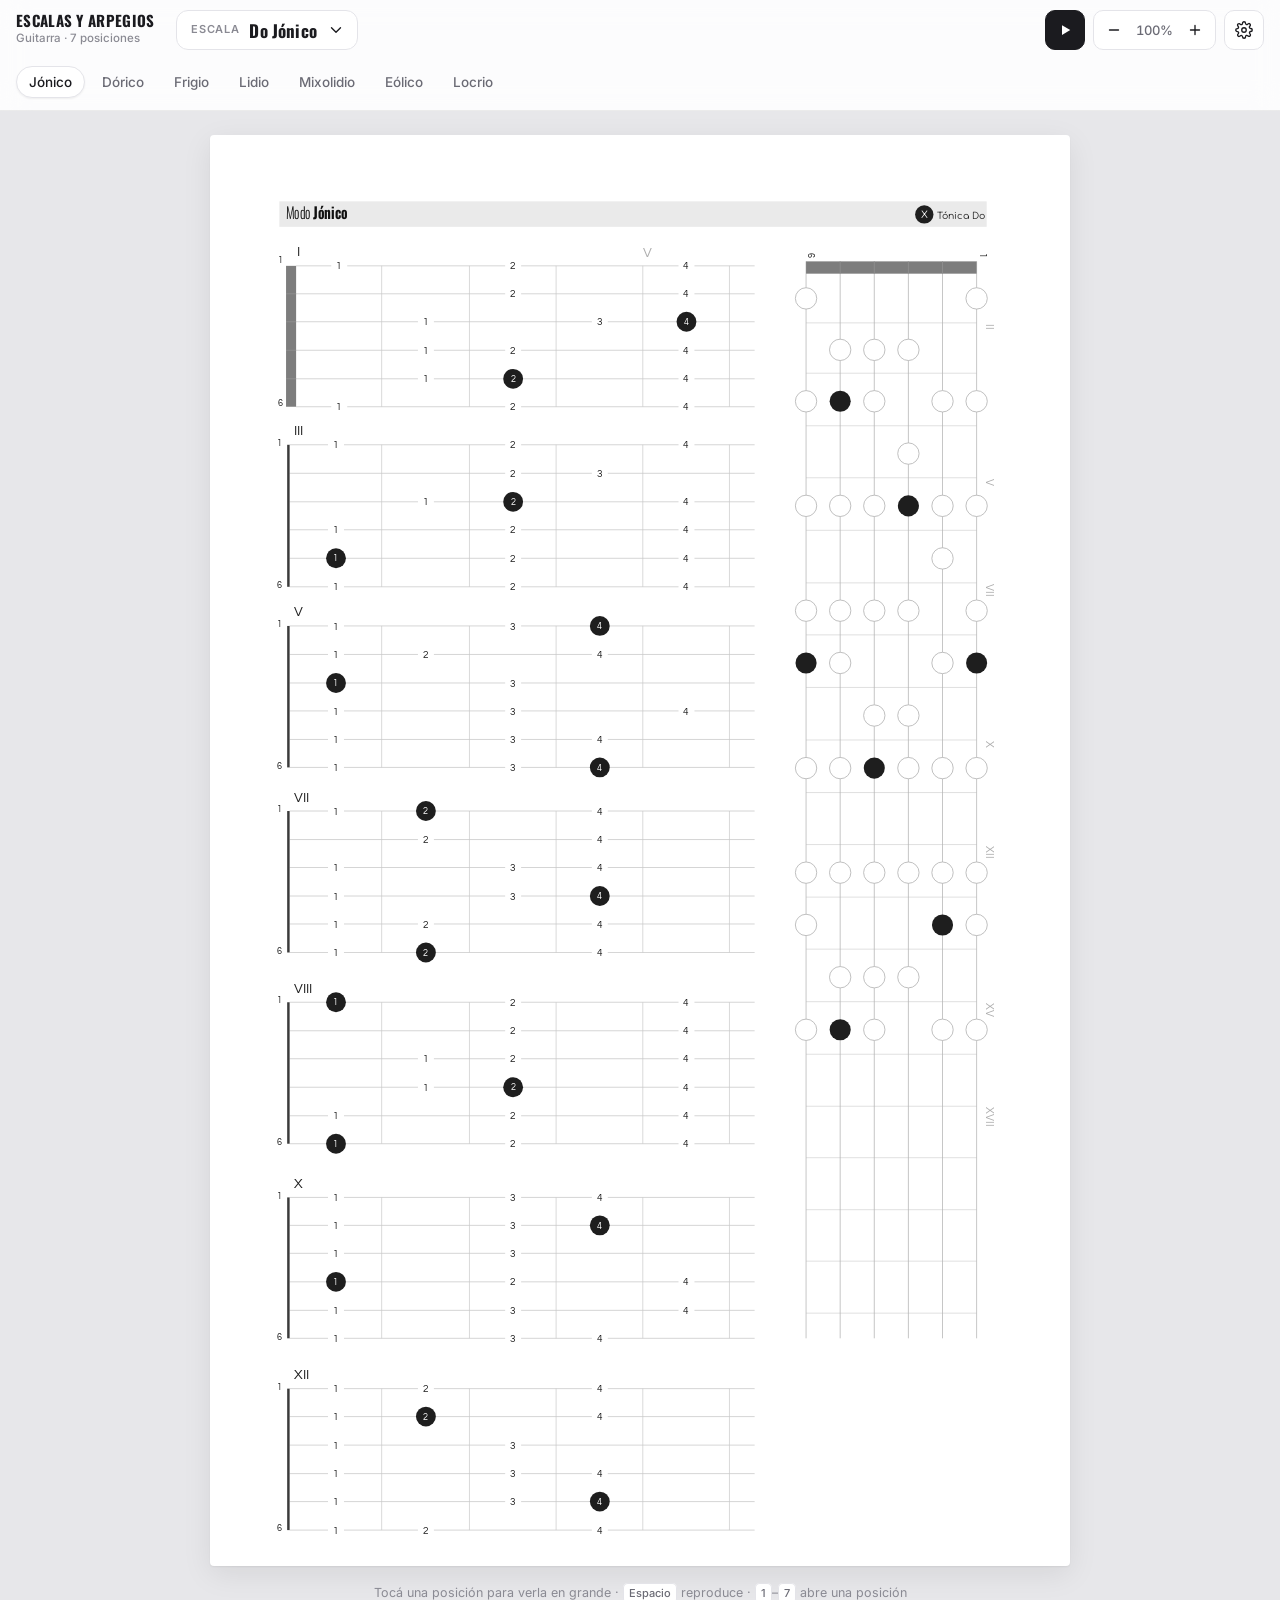
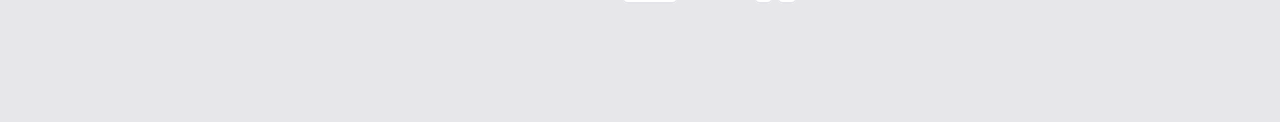
<file: v3/index.html>
<!doctype html>
<html lang="es">
<head>
<meta charset="utf-8">
<meta name="viewport" content="width=device-width, initial-scale=1, viewport-fit=cover">
<title>Escalas y arpegios – Guitarra</title>
<meta name="description" content="Escalas (modos griegos) y arpegios en 7 posiciones para guitarra, con sonido.">
<link rel="preconnect" href="https://fonts.googleapis.com">
<link rel="preconnect" href="https://fonts.gstatic.com" crossorigin>
<link href="https://fonts.googleapis.com/css2?family=Comfortaa:wght@400&family=Inter:wght@400;500;600&family=Oswald:wght@300;700&family=Questrial&display=swap" rel="stylesheet">
<link rel="stylesheet" href="app.css">
<link rel="icon" href="data:image/svg+xml,%3Csvg xmlns=%22http://www.w3.org/2000/svg%22 viewBox=%220 0 32 32%22%3E%3Ccircle cx=%2216%22 cy=%2216%22 r=%2212%22 fill=%22%231E1E1E%22/%3E%3C/svg%3E">
</head>
<body>
<header class="bar">
  <div class="brand"><b>Escalas y arpegios</b><span>Guitarra · 7 posiciones</span></div>

  <button class="pick" id="pickBtn" aria-haspopup="dialog" aria-expanded="false" aria-controls="picker">
    <span class="pick-kind" id="pickKind">Escala</span>
    <span class="pick-name" id="pickName">Do Jónico</span>
    <svg viewBox="0 0 24 24" aria-hidden="true"><path d="m6 9 6 6 6-6"/></svg>
  </button>

  <div class="tools">
    <button class="ib" id="playBtn" aria-label="Reproducir (espacio)" title="Reproducir (espacio)">
      <svg class="i-play" viewBox="0 0 24 24" aria-hidden="true"><path d="M8 5.5v13l11-6.5z"/></svg>
      <svg class="i-stop" viewBox="0 0 24 24" aria-hidden="true"><rect x="7" y="7" width="10" height="10" rx="1.5"/></svg>
    </button>
    <div class="zoom" role="group" aria-label="Tamaño">
      <button class="ib sm" id="zoomOut" aria-label="Achicar (−)" title="Achicar (−)"><svg viewBox="0 0 24 24" aria-hidden="true"><path d="M6 12h12"/></svg></button>
      <button class="zv" id="zoomVal" title="Ajustar al ancho">100%</button>
      <button class="ib sm" id="zoomIn" aria-label="Agrandar (+)" title="Agrandar (+)"><svg viewBox="0 0 24 24" aria-hidden="true"><path d="M6 12h12M12 6v12"/></svg></button>
    </div>
    <button class="ib" id="setBtn" aria-label="Configuración" title="Configuración">
      <svg viewBox="0 0 24 24" aria-hidden="true"><circle cx="12" cy="12" r="3"/><path d="M19.4 15a1.7 1.7 0 0 0 .3 1.8l.1.1a2 2 0 1 1-2.8 2.8l-.1-.1a1.7 1.7 0 0 0-1.8-.3 1.7 1.7 0 0 0-1 1.5V21a2 2 0 1 1-4 0v-.1a1.7 1.7 0 0 0-1.1-1.5 1.7 1.7 0 0 0-1.8.3l-.1.1a2 2 0 1 1-2.8-2.8l.1-.1a1.7 1.7 0 0 0 .3-1.8 1.7 1.7 0 0 0-1.5-1H3a2 2 0 1 1 0-4h.1a1.7 1.7 0 0 0 1.5-1.1 1.7 1.7 0 0 0-.3-1.8l-.1-.1a2 2 0 1 1 2.8-2.8l.1.1a1.7 1.7 0 0 0 1.8.3H9a1.7 1.7 0 0 0 1-1.5V3a2 2 0 1 1 4 0v.1a1.7 1.7 0 0 0 1 1.5 1.7 1.7 0 0 0 1.8-.3l.1-.1a2 2 0 1 1 2.8 2.8l-.1.1a1.7 1.7 0 0 0-.3 1.8V9a1.7 1.7 0 0 0 1.5 1H21a2 2 0 1 1 0 4h-.1a1.7 1.7 0 0 0-1.5 1z"/></svg>
    </button>
  </div>
  <nav class="variants" id="variants" aria-label="Variantes"></nav>
</header>

<!-- Selector de contenido -->
<div class="sheet-pop" id="picker" role="dialog" aria-label="Elegir escala o arpegio" hidden>
  <div class="seg" role="tablist" id="kindSeg">
    <button role="tab" data-kind="escala">Escalas</button>
    <button role="tab" data-kind="arpegio">Arpegios</button>
  </div>
  <div class="lbl">Tónica</div>
  <div class="roots" id="roots"></div>
  <div class="lbl" id="typeLbl">Modo</div>
  <div class="types" id="types"></div>
</div>

<main id="stage">
  <p class="hint-m" id="hintM">Tocá una posición para verla en grande</p>
  <div class="paper" id="paper"></div>
  <p class="hint">Tocá una posición para verla en grande · <kbd>Espacio</kbd> reproduce · <kbd>1</kbd>–<kbd>7</kbd> abre una posición</p>
</main>

<!-- Vista ampliada de una posición -->
<section class="focus" id="focus" tabindex="-1" hidden aria-modal="true" role="dialog" aria-labelledby="focusTitle">
  <div class="focus-top">
    <button class="ib" id="fPrev" aria-label="Posición anterior (←)"><svg viewBox="0 0 24 24" aria-hidden="true"><path d="m15 6-6 6 6 6"/></svg></button>
    <div class="focus-title"><b id="focusTitle">Posición 1</b><span id="focusSub"></span></div>
    <button class="ib" id="fNext" aria-label="Posición siguiente (→)"><svg viewBox="0 0 24 24" aria-hidden="true"><path d="m9 6 6 6-6 6"/></svg></button>
    <div class="zoom fz" role="group" aria-label="Tamaño de la posición">
      <button class="ib sm" id="fzOut" aria-label="Achicar"><svg viewBox="0 0 24 24" aria-hidden="true"><path d="M6 12h12"/></svg></button>
      <button class="ib sm" id="fzIn" aria-label="Agrandar"><svg viewBox="0 0 24 24" aria-hidden="true"><path d="M6 12h12M12 6v12"/></svg></button>
    </div>
    <div class="dl-wrap">
      <button class="ib" id="dlBtn" aria-haspopup="menu" aria-expanded="false" aria-label="Exportar esta posición" title="Exportar esta posición"><svg viewBox="0 0 24 24" aria-hidden="true"><path d="M12 4v11m0 0-4.5-4.5M12 15l4.5-4.5M5 19h14"/></svg></button>
      <div class="dl-menu" id="dlMenu" role="menu" hidden>
        <button role="menuitem" data-fmt="png">Imagen PNG <small>alta resolución</small></button>
        <button role="menuitem" data-fmt="svg">SVG <small>vectorial, editable</small></button>
        <button role="menuitem" data-fmt="pdf">PDF <small>solo esta posición</small></button>
      </div>
    </div>
    <button class="ib close" id="fClose" aria-label="Cerrar (Esc)"><svg viewBox="0 0 24 24" aria-hidden="true"><path d="M6 6l12 12M18 6 6 18"/></svg></button>
  </div>
  <nav class="variants in-f" id="fVariants" aria-label="Variantes"></nav>
  <div class="focus-body" id="focusBody"></div>
  <div class="dots" id="fDots" role="tablist" aria-label="Posiciones"></div>
</section>

<!-- Barra de reproducción -->
<div class="player" id="player" hidden>
  <button class="pbtn" id="pPlay" aria-label="Reproducir / detener">
    <svg class="i-play" viewBox="0 0 24 24" aria-hidden="true"><path d="M8 5.5v13l11-6.5z"/></svg>
    <svg class="i-stop" viewBox="0 0 24 24" aria-hidden="true"><rect x="7" y="7" width="10" height="10" rx="1.5"/></svg>
  </button>
  <label class="pos-sel">Posición <select id="pPos" aria-label="Posición a reproducir"></select></label>
  <div class="bpm" role="group" aria-label="Tempo">
    <button class="ib sm" id="bpmDown" aria-label="Más lento"><svg viewBox="0 0 24 24" aria-hidden="true"><path d="M6 12h12"/></svg></button>
    <span><b id="bpmVal">80</b> bpm</span>
    <button class="ib sm" id="bpmUp" aria-label="Más rápido"><svg viewBox="0 0 24 24" aria-hidden="true"><path d="M6 12h12M12 6v12"/></svg></button>
  </div>
  <div class="mini-seg" role="group" aria-label="Dirección" id="dirSeg">
    <button data-dir="up" title="Ascendente">↑</button>
    <button data-dir="down" title="Descendente">↓</button>
    <button data-dir="both" title="Ida y vuelta">↑↓</button>
  </div>
  <button class="toggle" id="loopBtn" aria-pressed="false" title="Repetir">
    <svg viewBox="0 0 24 24" aria-hidden="true"><path d="M17 2l4 4-4 4M3 11V9a3 3 0 0 1 3-3h15M7 22l-4-4 4-4M21 13v2a3 3 0 0 1-3 3H3"/></svg>
  </button>
  <button class="ib sm close" id="pClose" aria-label="Cerrar reproductor"><svg viewBox="0 0 24 24" aria-hidden="true"><path d="M6 6l12 12M18 6 6 18"/></svg></button>
</div>

<!-- Configuración -->
<div class="sheet-pop settings" id="settings" role="dialog" aria-label="Configuración" hidden>
  <div class="row"><span>Tónica</span>
    <div class="seg" data-set="tonic"><button data-v="negra">Negra</button><button data-v="color">Color por tipo</button></div></div>
  <div class="row"><span>Etiquetas</span>
    <div class="seg" data-set="labels"><button data-v="finger">Dedos</button><button data-v="note">Notas</button><button data-v="interval">Intervalos</button></div></div>
  <div class="row"><span>Nombres</span>
    <div class="seg" data-set="notation"><button data-v="latin">Do Re Mi</button><button data-v="english">C D E</button></div></div>
  <div class="row"><span>Mástil completo</span>
    <div class="seg" data-set="neck"><button data-v="on">Mostrar</button><button data-v="off">Ocultar</button></div></div>
  <div class="row"><span>Exportar</span>
    <div class="exp"><button class="plain" id="printBtn">Hoja completa (PDF)</button><button class="plain" id="zipBtn">Cada posición por separado (ZIP)</button></div>
    <small class="note">Para exportar una sola posición, abrila y usá el botón de descarga.</small></div>
  <p class="foot">Atajos: <kbd>Espacio</kbd> reproducir · <kbd>←</kbd><kbd>→</kbd> posición · <kbd>1</kbd>–<kbd>7</kbd> ampliar · <kbd>[</kbd><kbd>]</kbd> variante · <kbd>+</kbd><kbd>−</kbd> tamaño · <kbd>Esc</kbd> cerrar</p>
</div>

<div class="scrim" id="scrim" hidden></div>
<div class="toast" id="toast" role="status" aria-live="polite" hidden></div>
<script type="module" src="app.js"></script>
</body>
</html>
</file>
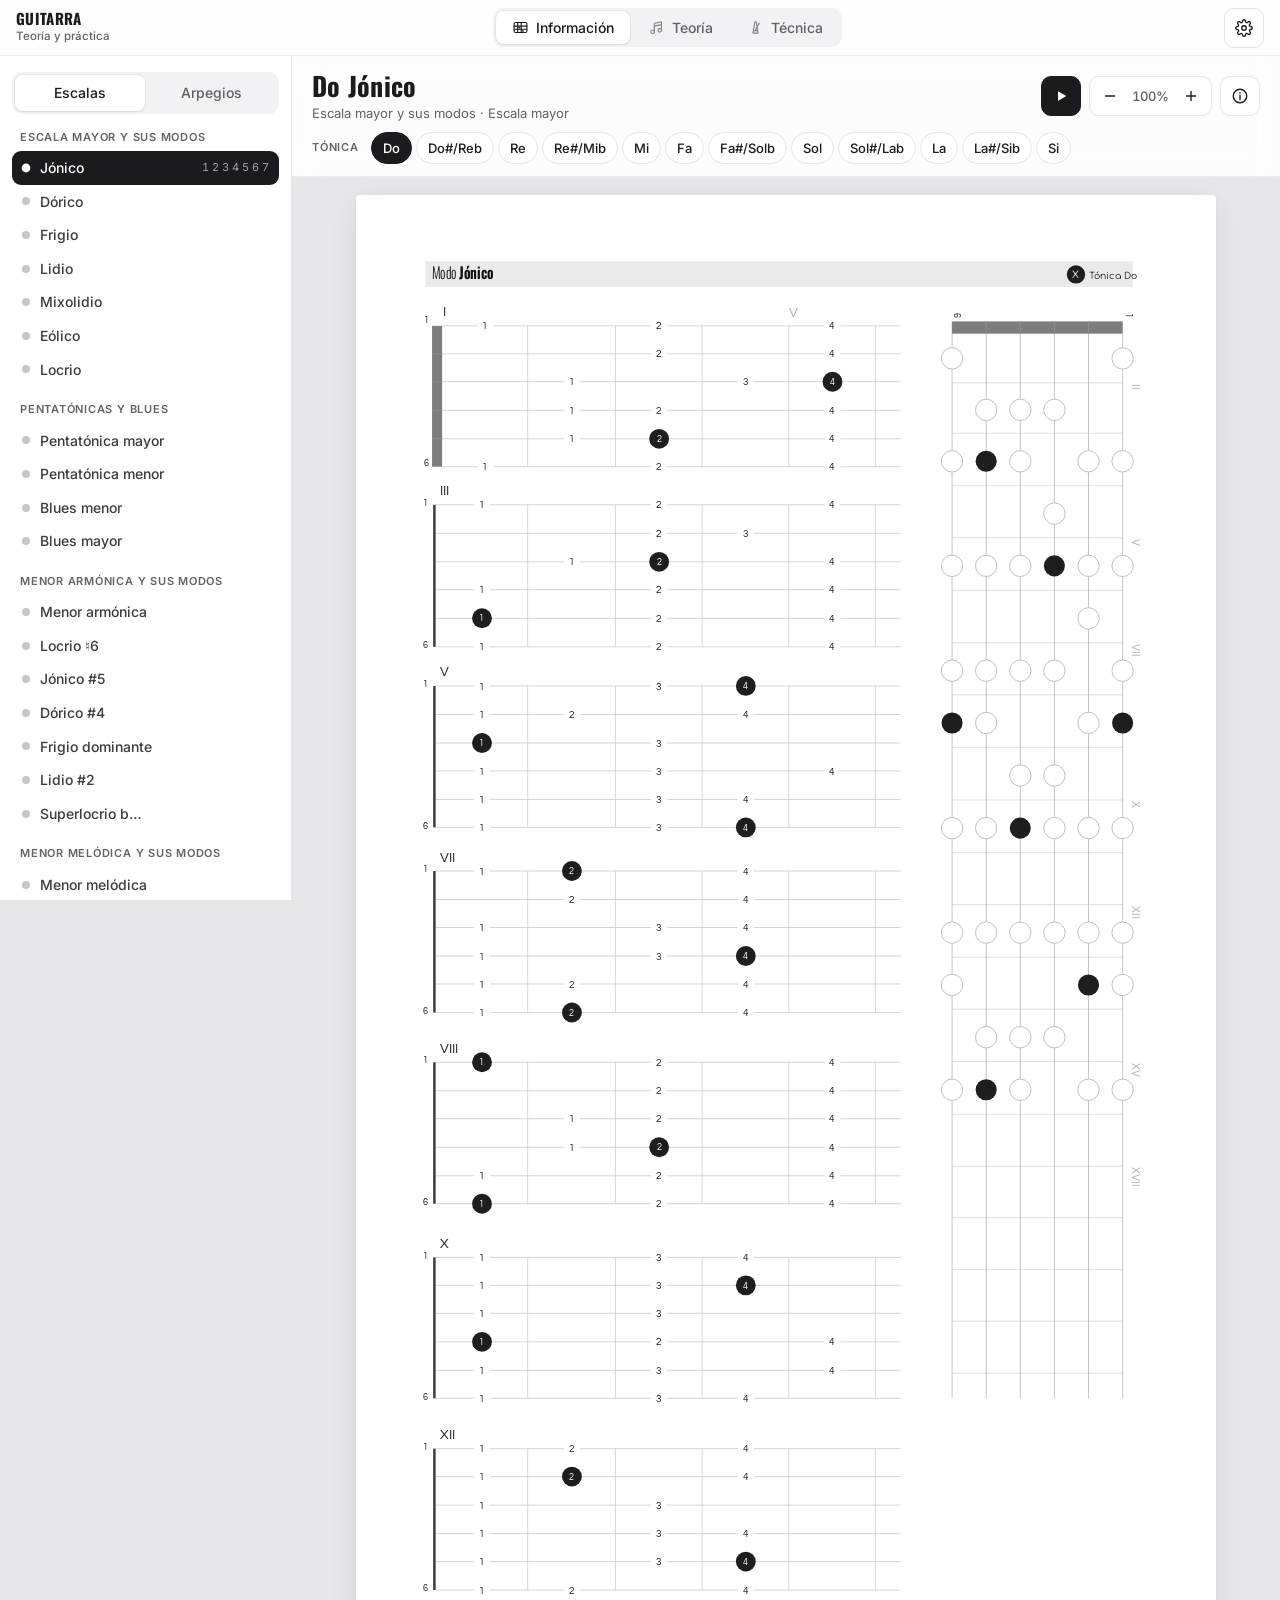
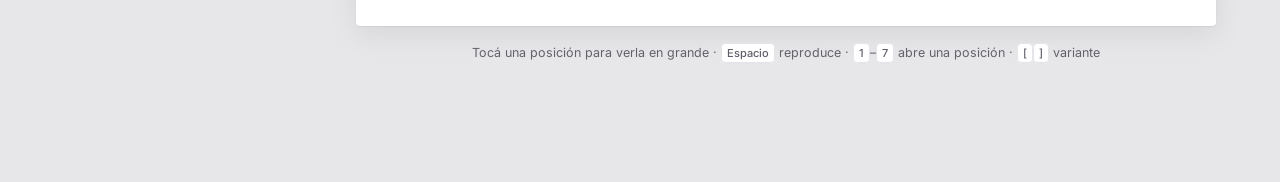
<file: v4/index.html>
<!doctype html>
<html lang="es">
<head>
<meta charset="utf-8">
<meta name="viewport" content="width=device-width, initial-scale=1, viewport-fit=cover">
<title>Guitarra – Teoría y práctica</title>
<meta name="description" content="Escalas, arpegios, ejercicios de teoría y de técnica para guitarra, con sonido.">
<link rel="preconnect" href="https://fonts.googleapis.com">
<link rel="preconnect" href="https://fonts.gstatic.com" crossorigin>
<link href="https://fonts.googleapis.com/css2?family=Comfortaa:wght@400&family=Inter:wght@400;500;600&family=Oswald:wght@300;700&family=Questrial&display=swap" rel="stylesheet">
<link rel="stylesheet" href="app.css">
<link rel="stylesheet" href="shell.css">
<link rel="stylesheet" href="teoria.css">
<link rel="stylesheet" href="tecnica.css">
<link rel="stylesheet" href="polish.css">
<link rel="icon" href="data:image/svg+xml,%3Csvg xmlns=%22http://www.w3.org/2000/svg%22 viewBox=%220 0 32 32%22%3E%3Ccircle cx=%2216%22 cy=%2216%22 r=%2212%22 fill=%22%231E1E1E%22/%3E%3C/svg%3E">
</head>
<body>
<a class="skip" href="#main">Saltar al contenido</a>
<header class="top">
  <a class="brand" href="#/info"><b>Guitarra</b><span>Teoría y práctica</span></a>
  <nav class="tabs" aria-label="Secciones">
    <span class="tab-ind" aria-hidden="true"></span>
    <a href="#/info" data-sec="info" title="Consulta: escalas y arpegios en el mástil"><i data-ico="info"></i><span>Información</span></a>
    <a href="#/teoria" data-sec="teoria" title="Cada tema: explicación (Teoría) y ejercicios (Práctica)"><i data-ico="teoria"></i><span>Teoría</span></a>
    <a href="#/tecnica" data-sec="tecnica" title="Práctica con la guitarra: metrónomo, acompañamiento, ejercicios y acordes"><i data-ico="tecnica"></i><span>Técnica</span></a>
  </nav>
  <button class="ib" id="setBtn" aria-label="Configuración" title="Configuración" aria-haspopup="dialog" aria-expanded="false">
    <svg viewBox="0 0 24 24" aria-hidden="true"><circle cx="12" cy="12" r="3"/><path d="M19.4 15a1.7 1.7 0 0 0 .3 1.8l.1.1a2 2 0 1 1-2.8 2.8l-.1-.1a1.7 1.7 0 0 0-1.8-.3 1.7 1.7 0 0 0-1 1.5V21a2 2 0 1 1-4 0v-.1a1.7 1.7 0 0 0-1.1-1.5 1.7 1.7 0 0 0-1.8.3l-.1.1a2 2 0 1 1-2.8-2.8l.1-.1a1.7 1.7 0 0 0 .3-1.8 1.7 1.7 0 0 0-1.5-1H3a2 2 0 1 1 0-4h.1a1.7 1.7 0 0 0 1.5-1.1 1.7 1.7 0 0 0-.3-1.8l-.1-.1a2 2 0 1 1 2.8-2.8l.1.1a1.7 1.7 0 0 0 1.8.3H9a1.7 1.7 0 0 0 1-1.5V3a2 2 0 1 1 4 0v.1a1.7 1.7 0 0 0 1 1.5 1.7 1.7 0 0 0 1.8-.3l.1-.1a2 2 0 1 1 2.8 2.8l-.1.1a1.7 1.7 0 0 0-.3 1.8V9a1.7 1.7 0 0 0 1.5 1H21a2 2 0 1 1 0 4h-.1a1.7 1.7 0 0 0-1.5 1z"/></svg>
  </button>
</header>

<main id="main" tabindex="-1">
<!-- ============ INFORMACIÓN BÁSICA: escalas y arpegios en 7 (o 5) posiciones ============ -->
<section class="view" id="v-info" hidden>
  <div class="lib">
  <aside class="lib-nav" id="libNav" aria-label="Escalas y arpegios">
    <div class="ln-head"><b>Biblioteca</b><button class="ib sm" id="navClose" aria-label="Cerrar"><svg viewBox="0 0 24 24" aria-hidden="true"><path d="M6 6l12 12M18 6 6 18"/></svg></button></div>
    <div class="seg" role="tablist" id="kindSeg">
      <button role="tab" data-kind="escala">Escalas</button>
      <button role="tab" data-kind="arpegio">Arpegios</button>
    </div>
    <div class="ln-list" id="types"></div>
  </aside>
  <div class="lib-main">
  <div class="bar">
    <button class="nav-btn" id="pickBtn" aria-controls="libNav" aria-expanded="false" aria-label="Elegir escala o arpegio">
      <svg viewBox="0 0 24 24" aria-hidden="true"><path d="M4 6h16M4 12h16M4 18h10"/></svg>
    </button>
    <div class="lib-title"><h1 id="pickName">Do Jónico</h1><p class="lib-sub" id="pickKind">Escala mayor y sus modos</p></div>
    <div class="tools">
      <button class="ib" id="playBtn" aria-label="Reproducir (espacio)" title="Reproducir (espacio)">
        <svg class="i-play" viewBox="0 0 24 24" aria-hidden="true"><path d="M8 5.5v13l11-6.5z"/></svg>
        <svg class="i-stop" viewBox="0 0 24 24" aria-hidden="true"><rect x="7" y="7" width="10" height="10" rx="1.5"/></svg>
      </button>
      <div class="zoom" role="group" aria-label="Tamaño">
        <button class="ib sm" id="zoomOut" aria-label="Achicar (−)" title="Achicar (−)"><svg viewBox="0 0 24 24" aria-hidden="true"><path d="M6 12h12"/></svg></button>
        <button class="zv" id="zoomVal" title="Ajustar al ancho">100%</button>
        <button class="ib sm" id="zoomIn" aria-label="Agrandar (+)" title="Agrandar (+)"><svg viewBox="0 0 24 24" aria-hidden="true"><path d="M6 12h12M12 6v12"/></svg></button>
      </div>
      <button class="ib" id="infoBtn" aria-label="Ficha: fórmula, notas y uso" title="Ficha: fórmula, notas y uso" aria-pressed="false">
        <svg viewBox="0 0 24 24" aria-hidden="true"><circle cx="12" cy="12" r="9"/><path d="M12 11v6M12 7.5v.5"/></svg>
      </button>
    </div>
    <div class="roots-row"><span class="rr-lbl">Tónica</span><div class="roots" id="roots" role="group" aria-label="Tónica"></div></div>
    <nav class="variants" id="variants" aria-label="Variantes"></nav>
  </div>

  <div class="stage" id="stage">
    <p class="hint-m" id="hintM">Tocá una posición para verla en grande</p>
    <div class="info-card" id="infoCard" hidden></div>
    <div class="paper" id="paper"></div>
    <p class="hint">Tocá una posición para verla en grande · <kbd>Espacio</kbd> reproduce · <kbd>1</kbd>–<kbd>7</kbd> abre una posición · <kbd>[</kbd><kbd>]</kbd> variante</p>
  </div>
  </div>
  </div>

  <section class="focus" id="focus" tabindex="-1" hidden aria-modal="true" role="dialog" aria-labelledby="focusTitle">
    <div class="focus-top">
      <button class="ib" id="fPrev" aria-label="Posición anterior (←)"><svg viewBox="0 0 24 24" aria-hidden="true"><path d="m15 6-6 6 6 6"/></svg></button>
      <div class="focus-title"><b id="focusTitle">Posición 1</b><span id="focusSub"></span></div>
      <button class="ib" id="fNext" aria-label="Posición siguiente (→)"><svg viewBox="0 0 24 24" aria-hidden="true"><path d="m9 6 6 6-6 6"/></svg></button>
      <div class="zoom fz" role="group" aria-label="Tamaño de la posición">
        <button class="ib sm" id="fzOut" aria-label="Achicar"><svg viewBox="0 0 24 24" aria-hidden="true"><path d="M6 12h12"/></svg></button>
        <button class="ib sm" id="fzIn" aria-label="Agrandar"><svg viewBox="0 0 24 24" aria-hidden="true"><path d="M6 12h12M12 6v12"/></svg></button>
      </div>
      <div class="dl-wrap">
        <button class="ib" id="dlBtn" aria-haspopup="menu" aria-expanded="false" aria-label="Exportar esta posición" title="Exportar esta posición"><svg viewBox="0 0 24 24" aria-hidden="true"><path d="M12 4v11m0 0-4.5-4.5M12 15l4.5-4.5M5 19h14"/></svg></button>
        <div class="dl-menu" id="dlMenu" role="menu" hidden>
          <button role="menuitem" data-fmt="png">Imagen PNG <small>alta resolución</small></button>
          <button role="menuitem" data-fmt="svg">SVG <small>vectorial, editable</small></button>
          <button role="menuitem" data-fmt="pdf">PDF <small>solo esta posición</small></button>
        </div>
      </div>
      <button class="ib close" id="fClose" aria-label="Cerrar (Esc)"><svg viewBox="0 0 24 24" aria-hidden="true"><path d="M6 6l12 12M18 6 6 18"/></svg></button>
    </div>
    <nav class="variants in-f" id="fVariants" aria-label="Variantes"></nav>
    <div class="focus-body" id="focusBody"></div>
    <div class="dots" id="fDots" role="tablist" aria-label="Posiciones"></div>
  </section>

  <div class="player" id="player" hidden>
    <button class="pbtn" id="pPlay" aria-label="Reproducir / detener">
      <svg class="i-play" viewBox="0 0 24 24" aria-hidden="true"><path d="M8 5.5v13l11-6.5z"/></svg>
      <svg class="i-stop" viewBox="0 0 24 24" aria-hidden="true"><rect x="7" y="7" width="10" height="10" rx="1.5"/></svg>
    </button>
    <label class="pos-sel">Posición <select id="pPos" aria-label="Posición a reproducir"></select></label>
    <div class="bpm" role="group" aria-label="Tempo">
      <button class="ib sm" id="bpmDown" aria-label="Más lento"><svg viewBox="0 0 24 24" aria-hidden="true"><path d="M6 12h12"/></svg></button>
      <span><b id="bpmVal">80</b> bpm</span>
      <button class="ib sm" id="bpmUp" aria-label="Más rápido"><svg viewBox="0 0 24 24" aria-hidden="true"><path d="M6 12h12M12 6v12"/></svg></button>
    </div>
    <div class="mini-seg" role="group" aria-label="Dirección" id="dirSeg">
      <button data-dir="up" title="Ascendente">↑</button>
      <button data-dir="down" title="Descendente">↓</button>
      <button data-dir="both" title="Ida y vuelta">↑↓</button>
    </div>
    <button class="toggle" id="loopBtn" aria-pressed="false" title="Repetir">
      <svg viewBox="0 0 24 24" aria-hidden="true"><path d="M17 2l4 4-4 4M3 11V9a3 3 0 0 1 3-3h15M7 22l-4-4 4-4M21 13v2a3 3 0 0 1-3 3H3"/></svg>
    </button>
    <button class="ib sm close" id="pClose" aria-label="Cerrar reproductor"><svg viewBox="0 0 24 24" aria-hidden="true"><path d="M6 6l12 12M18 6 6 18"/></svg></button>
  </div>
</section>

<!-- ============ EJERCITACIÓN TEÓRICA ============ -->
<section class="view" id="v-teoria" hidden></section>

<!-- ============ EJERCITACIÓN TÉCNICA ============ -->
<section class="view" id="v-tecnica" hidden></section>
</main>

<!-- Configuración (global) -->
<div class="sheet-pop settings" id="settings" role="dialog" aria-label="Configuración" hidden>
  <div class="row"><span>Nombres de notas</span>
    <div class="seg" data-set="notation"><button data-v="latin">Do Re Mi</button><button data-v="english">C D E</button></div></div>
  <div class="row"><span>Sonido</span>
    <div class="seg" data-set="sound"><button data-v="nylon">Guitarra criolla (nylon)</button><button data-v="acero">Acústica (acero)</button></div></div>
  <div class="row"><span>Tónica</span>
    <div class="seg" data-set="tonic"><button data-v="negra">Negra</button><button data-v="color">Color por tipo</button></div></div>
  <div class="row"><span>Etiquetas en el diagrama</span>
    <div class="seg" data-set="labels"><button data-v="finger">Dedos</button><button data-v="note">Notas</button><button data-v="interval">Intervalos</button></div></div>
  <div class="row"><span>Mástil completo</span>
    <div class="seg" data-set="neck"><button data-v="on">Mostrar</button><button data-v="off">Ocultar</button></div></div>
  <div class="row only-info"><span>Exportar</span>
    <div class="exp"><button class="plain" id="printBtn">Hoja completa (PDF)</button><button class="plain" id="zipBtn">Cada posición por separado (ZIP)</button></div>
    <small class="note">Para exportar una sola posición, abrila y usá el botón de descarga.</small></div>
  <p class="foot">Atajos en Información: <kbd>Espacio</kbd> reproducir · <kbd>←</kbd><kbd>→</kbd> posición · <kbd>1</kbd>–<kbd>7</kbd> ampliar · <kbd>[</kbd><kbd>]</kbd> variante · <kbd>+</kbd><kbd>−</kbd> tamaño · <kbd>Esc</kbd> cerrar</p>
</div>

<div class="scrim" id="scrim" hidden></div>
<div class="toast" id="toast" role="status" aria-live="polite" hidden></div>
<script src="https://cdnjs.cloudflare.com/ajax/libs/gsap/3.12.5/gsap.min.js"></script>
<script type="module" src="main.js"></script>
</body>
</html>
</file>
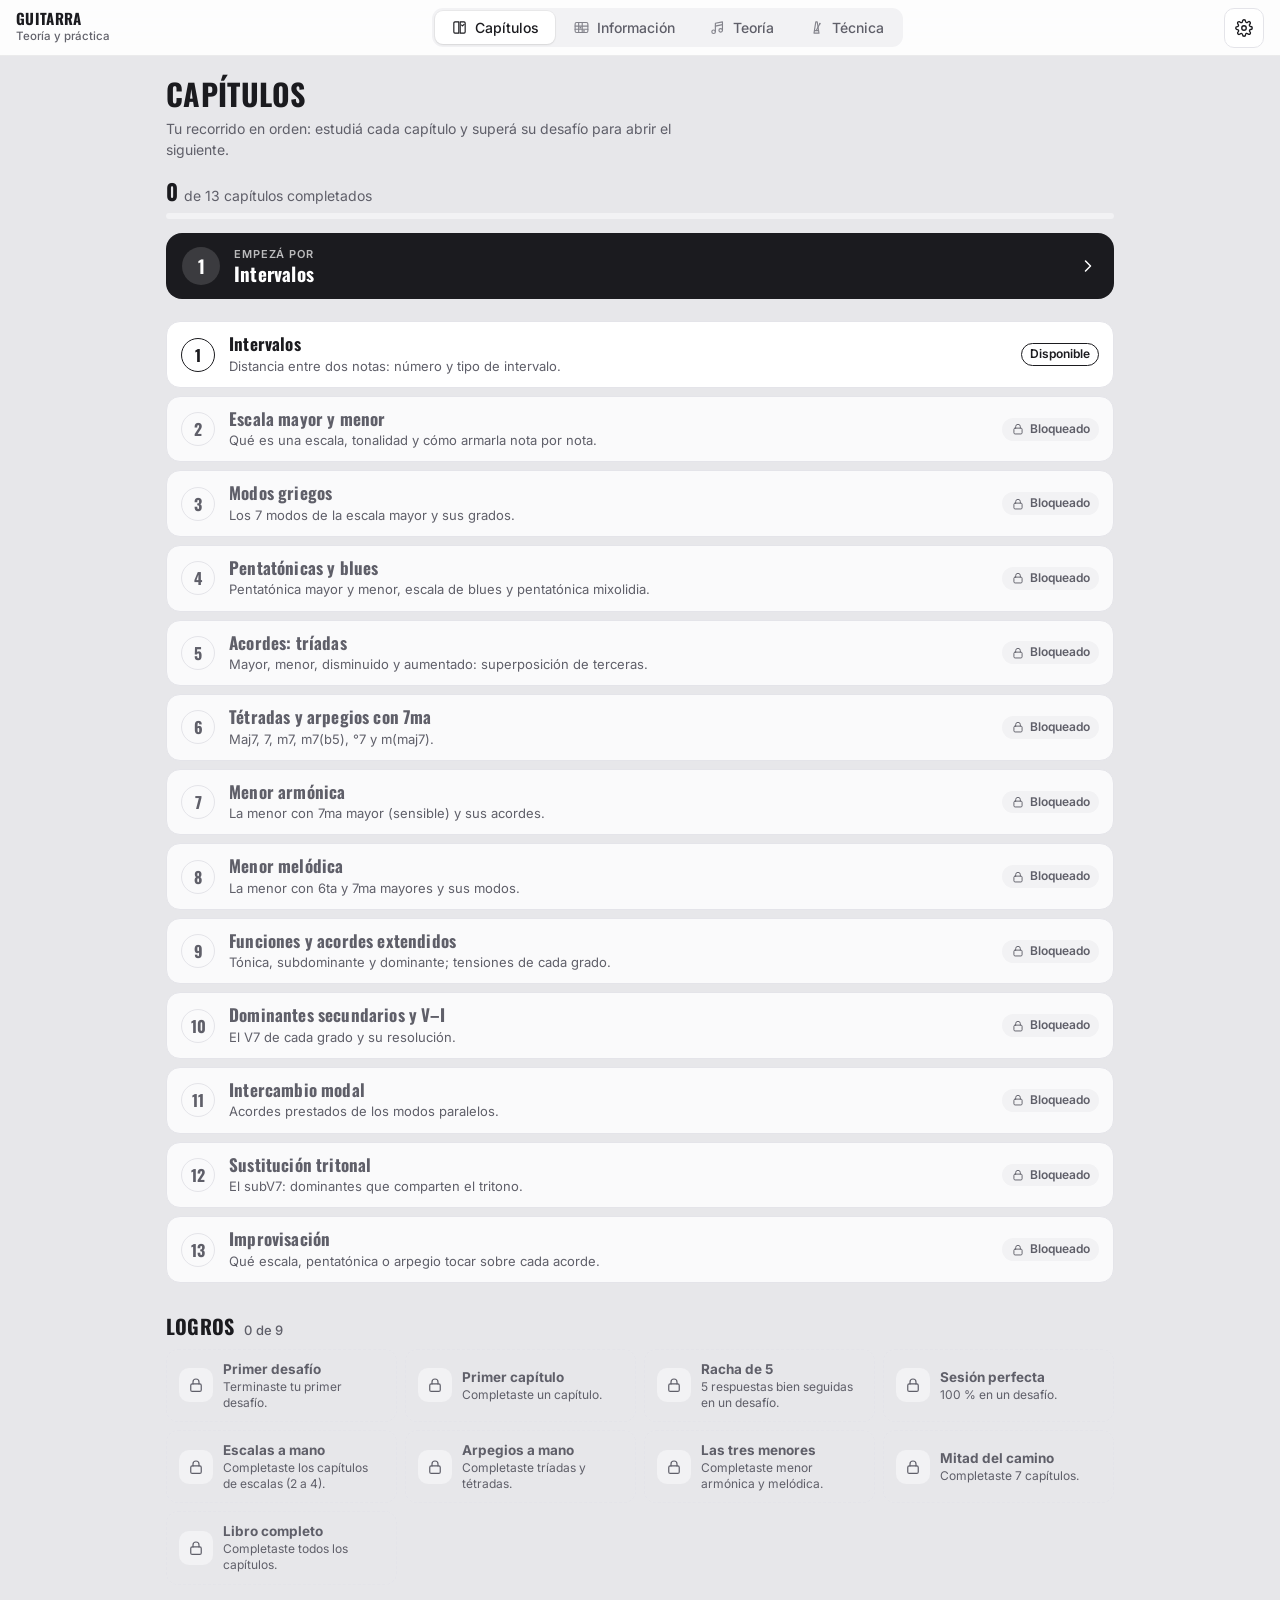
<file: v5/index.html>
<!doctype html>
<html lang="es">
<head>
<meta charset="utf-8">
<meta name="viewport" content="width=device-width, initial-scale=1, viewport-fit=cover">
<title>Guitarra – Teoría y práctica</title>
<meta name="description" content="Escalas, arpegios, ejercicios de teoría y de técnica para guitarra, con sonido.">
<link rel="preconnect" href="https://fonts.googleapis.com">
<link rel="preconnect" href="https://fonts.gstatic.com" crossorigin>
<link href="https://fonts.googleapis.com/css2?family=Comfortaa:wght@400&family=Inter:wght@400;500;600&family=Oswald:wght@300;700&family=Questrial&display=swap" rel="stylesheet">
<link rel="stylesheet" href="app.css">
<link rel="stylesheet" href="shell.css">
<link rel="stylesheet" href="teoria.css">
<link rel="stylesheet" href="tecnica.css">
<link rel="stylesheet" href="polish.css">
<link rel="stylesheet" href="capitulos.css">
<link rel="icon" href="data:image/svg+xml,%3Csvg xmlns=%22http://www.w3.org/2000/svg%22 viewBox=%220 0 32 32%22%3E%3Ccircle cx=%2216%22 cy=%2216%22 r=%2212%22 fill=%22%231E1E1E%22/%3E%3C/svg%3E">
</head>
<body>
<a class="skip" href="#main">Saltar al contenido</a>
<header class="top">
  <a class="brand" href="#/capitulos"><b>Guitarra</b><span>Teoría y práctica</span></a>
  <nav class="tabs" aria-label="Secciones">
    <span class="tab-ind" aria-hidden="true"></span>
    <a href="#/capitulos" data-sec="capitulos" title="Ruta de estudio: capítulos, desafíos y logros"><i data-ico="capitulos"></i><span>Capítulos</span></a>
    <a href="#/info" data-sec="info" title="Consulta: escalas y arpegios en el mástil"><i data-ico="info"></i><span>Información</span></a>
    <a href="#/teoria" data-sec="teoria" title="Cada tema: explicación (Teoría) y ejercicios (Práctica)"><i data-ico="teoria"></i><span>Teoría</span></a>
    <a href="#/tecnica" data-sec="tecnica" title="Práctica con la guitarra: metrónomo, acompañamiento, ejercicios y acordes"><i data-ico="tecnica"></i><span>Técnica</span></a>
  </nav>
  <button class="ib" id="setBtn" aria-label="Configuración" title="Configuración" aria-haspopup="dialog" aria-expanded="false">
    <svg viewBox="0 0 24 24" aria-hidden="true"><circle cx="12" cy="12" r="3"/><path d="M19.4 15a1.7 1.7 0 0 0 .3 1.8l.1.1a2 2 0 1 1-2.8 2.8l-.1-.1a1.7 1.7 0 0 0-1.8-.3 1.7 1.7 0 0 0-1 1.5V21a2 2 0 1 1-4 0v-.1a1.7 1.7 0 0 0-1.1-1.5 1.7 1.7 0 0 0-1.8.3l-.1.1a2 2 0 1 1-2.8-2.8l.1-.1a1.7 1.7 0 0 0 .3-1.8 1.7 1.7 0 0 0-1.5-1H3a2 2 0 1 1 0-4h.1a1.7 1.7 0 0 0 1.5-1.1 1.7 1.7 0 0 0-.3-1.8l-.1-.1a2 2 0 1 1 2.8-2.8l.1.1a1.7 1.7 0 0 0 1.8.3H9a1.7 1.7 0 0 0 1-1.5V3a2 2 0 1 1 4 0v.1a1.7 1.7 0 0 0 1 1.5 1.7 1.7 0 0 0 1.8-.3l.1-.1a2 2 0 1 1 2.8 2.8l-.1.1a1.7 1.7 0 0 0-.3 1.8V9a1.7 1.7 0 0 0 1.5 1H21a2 2 0 1 1 0 4h-.1a1.7 1.7 0 0 0-1.5 1z"/></svg>
  </button>
</header>

<main id="main" tabindex="-1">
<!-- ============ CAPÍTULOS: ruta de estudio con desafíos y logros ============ -->
<section class="view" id="v-capitulos" hidden></section>

<!-- ============ INFORMACIÓN BÁSICA: escalas y arpegios en 7 (o 5) posiciones ============ -->
<section class="view" id="v-info" hidden>
  <div class="lib">
  <aside class="lib-nav" id="libNav" aria-label="Escalas y arpegios">
    <div class="ln-head"><b>Biblioteca</b><button class="ib sm" id="navClose" aria-label="Cerrar"><svg viewBox="0 0 24 24" aria-hidden="true"><path d="M6 6l12 12M18 6 6 18"/></svg></button></div>
    <div class="seg" role="tablist" id="kindSeg">
      <button role="tab" data-kind="escala">Escalas</button>
      <button role="tab" data-kind="arpegio">Arpegios</button>
    </div>
    <div class="ln-list" id="types"></div>
  </aside>
  <div class="lib-main">
  <div class="bar">
    <button class="nav-btn" id="pickBtn" aria-controls="libNav" aria-expanded="false" aria-label="Elegir escala o arpegio">
      <svg viewBox="0 0 24 24" aria-hidden="true"><path d="M4 6h16M4 12h16M4 18h10"/></svg>
    </button>
    <div class="lib-title"><h1 id="pickName">Do Jónico</h1><p class="lib-sub" id="pickKind">Escala mayor y sus modos</p></div>
    <div class="tools">
      <button class="ib" id="playBtn" aria-label="Reproducir (espacio)" title="Reproducir (espacio)">
        <svg class="i-play" viewBox="0 0 24 24" aria-hidden="true"><path d="M8 5.5v13l11-6.5z"/></svg>
        <svg class="i-stop" viewBox="0 0 24 24" aria-hidden="true"><rect x="7" y="7" width="10" height="10" rx="1.5"/></svg>
      </button>
      <div class="zoom" role="group" aria-label="Tamaño">
        <button class="ib sm" id="zoomOut" aria-label="Achicar (−)" title="Achicar (−)"><svg viewBox="0 0 24 24" aria-hidden="true"><path d="M6 12h12"/></svg></button>
        <button class="zv" id="zoomVal" title="Ajustar al ancho">100%</button>
        <button class="ib sm" id="zoomIn" aria-label="Agrandar (+)" title="Agrandar (+)"><svg viewBox="0 0 24 24" aria-hidden="true"><path d="M6 12h12M12 6v12"/></svg></button>
      </div>
      <button class="ib" id="infoBtn" aria-label="Ficha: fórmula, notas y uso" title="Ficha: fórmula, notas y uso" aria-pressed="false">
        <svg viewBox="0 0 24 24" aria-hidden="true"><circle cx="12" cy="12" r="9"/><path d="M12 11v6M12 7.5v.5"/></svg>
      </button>
    </div>
    <div class="roots-row"><span class="rr-lbl">Tónica</span><div class="roots" id="roots" role="group" aria-label="Tónica"></div></div>
    <nav class="variants" id="variants" aria-label="Variantes"></nav>
  </div>

  <div class="stage" id="stage">
    <p class="hint-m" id="hintM">Tocá una posición para verla en grande</p>
    <div class="lock-card" id="lockCard" hidden></div>
    <div class="info-card" id="infoCard" hidden></div>
    <div class="paper" id="paper"></div>
    <p class="hint">Tocá una posición para verla en grande · <kbd>Espacio</kbd> reproduce · <kbd>1</kbd>–<kbd>7</kbd> abre una posición · <kbd>[</kbd><kbd>]</kbd> variante</p>
  </div>
  </div>
  </div>

  <section class="focus" id="focus" tabindex="-1" hidden aria-modal="true" role="dialog" aria-labelledby="focusTitle">
    <div class="focus-top">
      <button class="ib" id="fPrev" aria-label="Posición anterior (←)"><svg viewBox="0 0 24 24" aria-hidden="true"><path d="m15 6-6 6 6 6"/></svg></button>
      <div class="focus-title"><b id="focusTitle">Posición 1</b><span id="focusSub"></span></div>
      <button class="ib" id="fNext" aria-label="Posición siguiente (→)"><svg viewBox="0 0 24 24" aria-hidden="true"><path d="m9 6 6 6-6 6"/></svg></button>
      <div class="zoom fz" role="group" aria-label="Tamaño de la posición">
        <button class="ib sm" id="fzOut" aria-label="Achicar"><svg viewBox="0 0 24 24" aria-hidden="true"><path d="M6 12h12"/></svg></button>
        <button class="ib sm" id="fzIn" aria-label="Agrandar"><svg viewBox="0 0 24 24" aria-hidden="true"><path d="M6 12h12M12 6v12"/></svg></button>
      </div>
      <div class="dl-wrap">
        <button class="ib" id="dlBtn" aria-haspopup="menu" aria-expanded="false" aria-label="Exportar esta posición" title="Exportar esta posición"><svg viewBox="0 0 24 24" aria-hidden="true"><path d="M12 4v11m0 0-4.5-4.5M12 15l4.5-4.5M5 19h14"/></svg></button>
        <div class="dl-menu" id="dlMenu" role="menu" hidden>
          <button role="menuitem" data-fmt="png">Imagen PNG <small>alta resolución</small></button>
          <button role="menuitem" data-fmt="svg">SVG <small>vectorial, editable</small></button>
          <button role="menuitem" data-fmt="pdf">PDF <small>solo esta posición</small></button>
        </div>
      </div>
      <button class="ib close" id="fClose" aria-label="Cerrar (Esc)"><svg viewBox="0 0 24 24" aria-hidden="true"><path d="M6 6l12 12M18 6 6 18"/></svg></button>
    </div>
    <nav class="variants in-f" id="fVariants" aria-label="Variantes"></nav>
    <div class="focus-body" id="focusBody"></div>
    <div class="dots" id="fDots" role="tablist" aria-label="Posiciones"></div>
  </section>

  <div class="player" id="player" hidden>
    <button class="pbtn" id="pPlay" aria-label="Reproducir / detener">
      <svg class="i-play" viewBox="0 0 24 24" aria-hidden="true"><path d="M8 5.5v13l11-6.5z"/></svg>
      <svg class="i-stop" viewBox="0 0 24 24" aria-hidden="true"><rect x="7" y="7" width="10" height="10" rx="1.5"/></svg>
    </button>
    <label class="pos-sel">Posición <select id="pPos" aria-label="Posición a reproducir"></select></label>
    <div class="bpm" role="group" aria-label="Tempo">
      <button class="ib sm" id="bpmDown" aria-label="Más lento"><svg viewBox="0 0 24 24" aria-hidden="true"><path d="M6 12h12"/></svg></button>
      <span><b id="bpmVal">80</b> bpm</span>
      <button class="ib sm" id="bpmUp" aria-label="Más rápido"><svg viewBox="0 0 24 24" aria-hidden="true"><path d="M6 12h12M12 6v12"/></svg></button>
    </div>
    <div class="mini-seg" role="group" aria-label="Dirección" id="dirSeg">
      <button data-dir="up" title="Ascendente">↑</button>
      <button data-dir="down" title="Descendente">↓</button>
      <button data-dir="both" title="Ida y vuelta">↑↓</button>
    </div>
    <button class="toggle" id="loopBtn" aria-pressed="false" title="Repetir">
      <svg viewBox="0 0 24 24" aria-hidden="true"><path d="M17 2l4 4-4 4M3 11V9a3 3 0 0 1 3-3h15M7 22l-4-4 4-4M21 13v2a3 3 0 0 1-3 3H3"/></svg>
    </button>
    <button class="ib sm close" id="pClose" aria-label="Cerrar reproductor"><svg viewBox="0 0 24 24" aria-hidden="true"><path d="M6 6l12 12M18 6 6 18"/></svg></button>
  </div>
</section>

<!-- ============ EJERCITACIÓN TEÓRICA ============ -->
<section class="view" id="v-teoria" hidden></section>

<!-- ============ EJERCITACIÓN TÉCNICA ============ -->
<section class="view" id="v-tecnica" hidden></section>
</main>

<!-- Configuración (global) -->
<div class="sheet-pop settings" id="settings" role="dialog" aria-label="Configuración" hidden>
  <div class="row"><span>Nombres de notas</span>
    <div class="seg" data-set="notation"><button data-v="latin">Do Re Mi</button><button data-v="english">C D E</button></div></div>
  <div class="row"><span>Sonido</span>
    <div class="seg" data-set="sound"><button data-v="nylon">Guitarra criolla (nylon)</button><button data-v="acero">Acústica (acero)</button></div></div>
  <div class="row"><span>Tónica</span>
    <div class="seg" data-set="tonic"><button data-v="negra">Negra</button><button data-v="color">Color por tipo</button></div></div>
  <div class="row"><span>Etiquetas en el diagrama</span>
    <div class="seg" data-set="labels"><button data-v="finger">Dedos</button><button data-v="note">Notas</button><button data-v="interval">Intervalos</button></div></div>
  <div class="row"><span>Mástil completo</span>
    <div class="seg" data-set="neck"><button data-v="on">Mostrar</button><button data-v="off">Ocultar</button></div></div>
  <div class="row"><span>Capítulos</span>
    <div class="seg" data-set="libre"><button data-v="off">Por capítulos</button><button data-v="on">Todos abiertos</button></div>
    <small class="note">Solo afecta a Capítulos: en orden, cada desafío abre el capítulo siguiente. Información, Teoría y Técnica son siempre libres.</small></div>
  <div class="row only-info"><span>Exportar</span>
    <div class="exp"><button class="plain" id="printBtn">Hoja completa (PDF)</button><button class="plain" id="zipBtn">Cada posición por separado (ZIP)</button></div>
    <small class="note">Para exportar una sola posición, abrila y usá el botón de descarga.</small></div>
  <p class="foot">Atajos en Información: <kbd>Espacio</kbd> reproducir · <kbd>←</kbd><kbd>→</kbd> posición · <kbd>1</kbd>–<kbd>7</kbd> ampliar · <kbd>[</kbd><kbd>]</kbd> variante · <kbd>+</kbd><kbd>−</kbd> tamaño · <kbd>Esc</kbd> cerrar</p>
</div>

<div class="scrim" id="scrim" hidden></div>
<div class="toast" id="toast" role="status" aria-live="polite" hidden></div>
<script src="https://cdnjs.cloudflare.com/ajax/libs/gsap/3.12.5/gsap.min.js"></script>
<script type="module" src="main.js"></script>
</body>
</html>
</file>
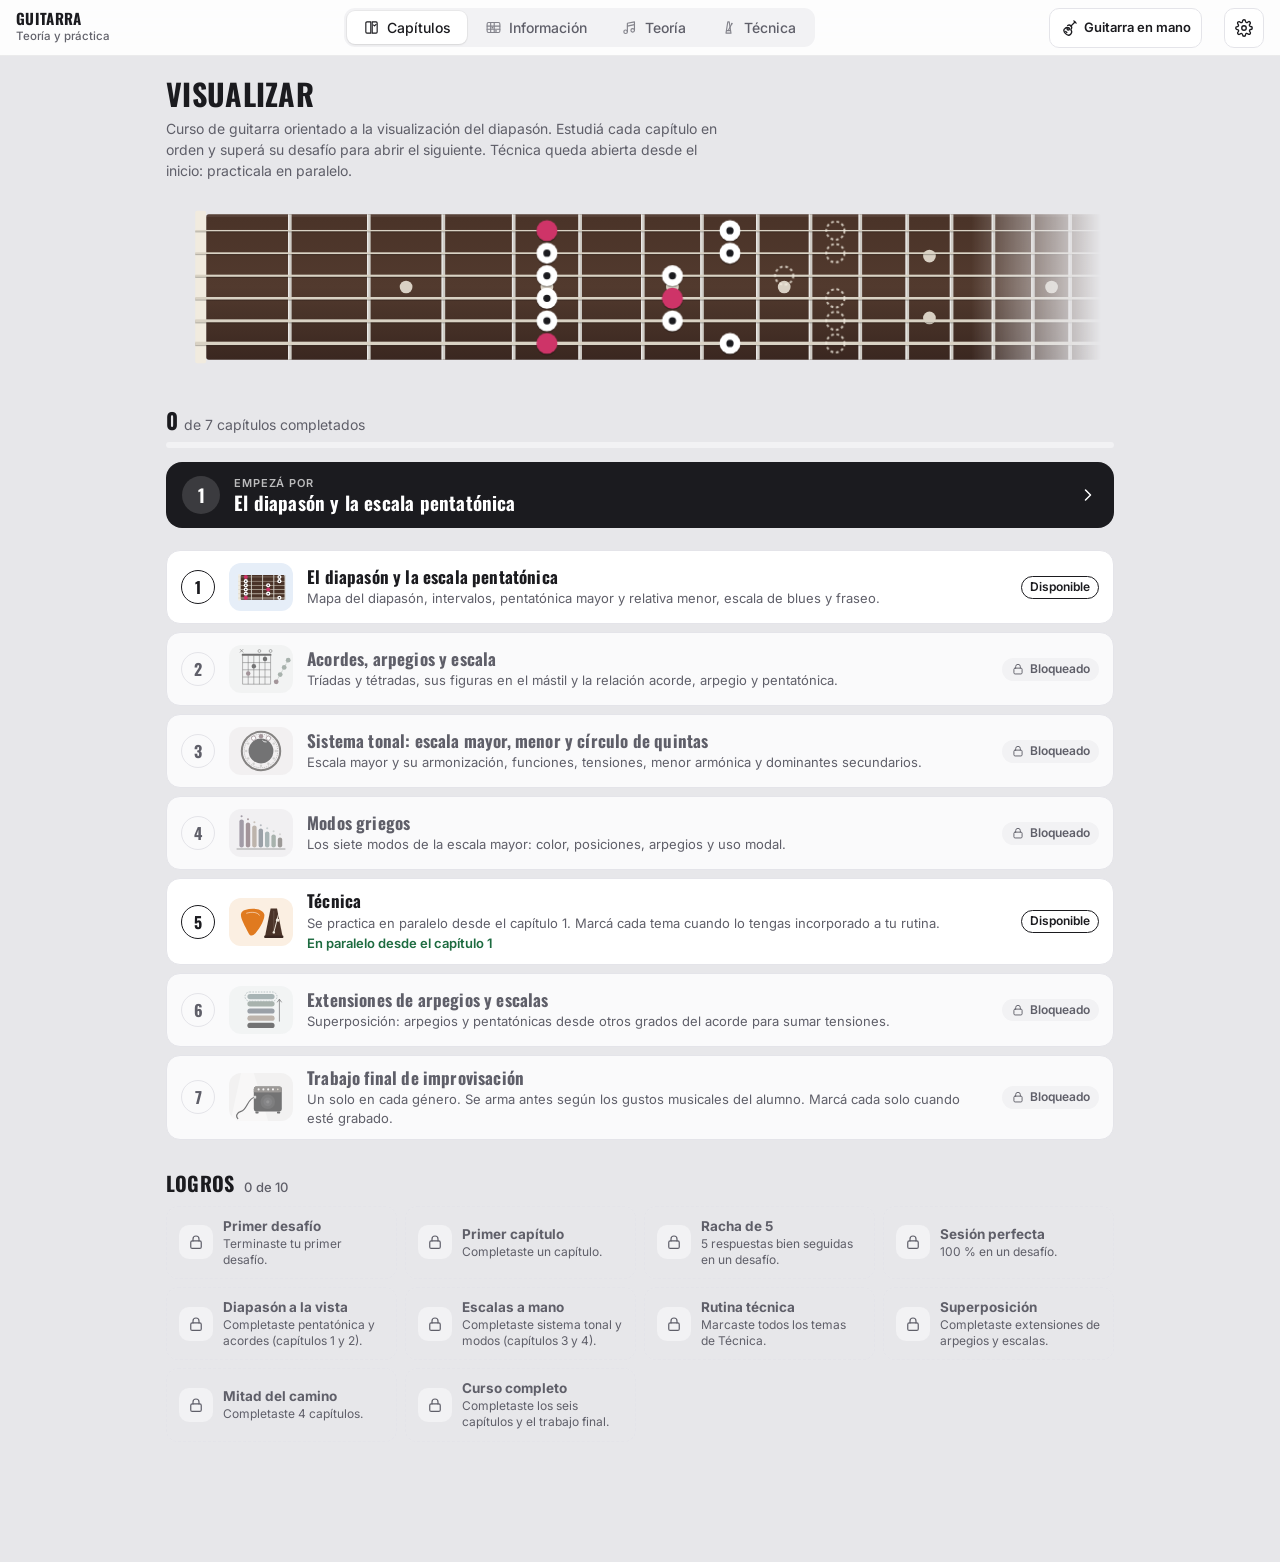
<file: v7/index.html>
<!doctype html>
<html lang="es">
<head>
<meta charset="utf-8">
<meta name="viewport" content="width=device-width, initial-scale=1, viewport-fit=cover">
<title>Guitarra – Teoría y práctica</title>
<meta name="description" content="Escalas, arpegios, ejercicios de teoría y de técnica para guitarra, con sonido.">
<link rel="preconnect" href="https://fonts.googleapis.com">
<link rel="preconnect" href="https://fonts.gstatic.com" crossorigin>
<link href="https://fonts.googleapis.com/css2?family=Comfortaa:wght@400&family=Inter:wght@400;500;600&family=Oswald:wght@300;700&family=Questrial&display=swap" rel="stylesheet">
<link rel="stylesheet" href="app.css">
<link rel="stylesheet" href="shell.css">
<link rel="stylesheet" href="teoria.css">
<link rel="stylesheet" href="tecnica.css">
<link rel="stylesheet" href="polish.css">
<link rel="stylesheet" href="capitulos.css">
<link rel="icon" href="data:image/svg+xml,%3Csvg xmlns=%22http://www.w3.org/2000/svg%22 viewBox=%220 0 32 32%22%3E%3Ccircle cx=%2216%22 cy=%2216%22 r=%2212%22 fill=%22%231E1E1E%22/%3E%3C/svg%3E">
</head>
<body>
<a class="skip" href="#main">Saltar al contenido</a>
<header class="top">
  <a class="brand" href="#/capitulos"><b>Guitarra</b><span>Teoría y práctica</span></a>
  <nav class="tabs" aria-label="Secciones">
    <span class="tab-ind" aria-hidden="true"></span>
    <a href="#/capitulos" data-sec="capitulos" title="Ruta de estudio: capítulos, desafíos y logros"><i data-ico="capitulos"></i><span>Capítulos</span></a>
    <a href="#/info" data-sec="info" title="Consulta: escalas y arpegios en el mástil"><i data-ico="info"></i><span>Información</span></a>
    <a href="#/teoria" data-sec="teoria" title="Cada tema: explicación (Teoría) y ejercicios (Práctica)"><i data-ico="teoria"></i><span>Teoría</span></a>
    <a href="#/tecnica" data-sec="tecnica" title="Práctica con la guitarra: metrónomo, acompañamiento, ejercicios y acordes"><i data-ico="tecnica"></i><span>Técnica</span></a>
  </nav>
  <button class="ib hand-btn" id="handBtn" aria-pressed="false" title="Guitarra en mano: pantalla encendida, letra grande y avance con pedal"><i data-ico="guitarra"></i><span class="hb-t">Guitarra en mano</span></button>
  <button class="ib" id="setBtn" aria-label="Configuración" title="Configuración" aria-haspopup="dialog" aria-expanded="false">
    <svg viewBox="0 0 24 24" aria-hidden="true"><circle cx="12" cy="12" r="3"/><path d="M19.4 15a1.7 1.7 0 0 0 .3 1.8l.1.1a2 2 0 1 1-2.8 2.8l-.1-.1a1.7 1.7 0 0 0-1.8-.3 1.7 1.7 0 0 0-1 1.5V21a2 2 0 1 1-4 0v-.1a1.7 1.7 0 0 0-1.1-1.5 1.7 1.7 0 0 0-1.8.3l-.1.1a2 2 0 1 1-2.8-2.8l.1-.1a1.7 1.7 0 0 0 .3-1.8 1.7 1.7 0 0 0-1.5-1H3a2 2 0 1 1 0-4h.1a1.7 1.7 0 0 0 1.5-1.1 1.7 1.7 0 0 0-.3-1.8l-.1-.1a2 2 0 1 1 2.8-2.8l.1.1a1.7 1.7 0 0 0 1.8.3H9a1.7 1.7 0 0 0 1-1.5V3a2 2 0 1 1 4 0v.1a1.7 1.7 0 0 0 1 1.5 1.7 1.7 0 0 0 1.8-.3l.1-.1a2 2 0 1 1 2.8 2.8l-.1.1a1.7 1.7 0 0 0-.3 1.8V9a1.7 1.7 0 0 0 1.5 1H21a2 2 0 1 1 0 4h-.1a1.7 1.7 0 0 0-1.5 1z"/></svg>
  </button>
</header>

<main id="main" tabindex="-1">
<!-- ============ CAPÍTULOS: ruta de estudio con desafíos y logros ============ -->
<section class="view" id="v-capitulos" hidden></section>

<!-- ============ INFORMACIÓN BÁSICA: escalas y arpegios en 7 (o 5) posiciones ============ -->
<section class="view" id="v-info" hidden>
  <div class="lib">
  <aside class="lib-nav" id="libNav" aria-label="Escalas y arpegios">
    <div class="ln-head"><b>Biblioteca</b><button class="ib sm" id="navClose" aria-label="Cerrar"><svg viewBox="0 0 24 24" aria-hidden="true"><path d="M6 6l12 12M18 6 6 18"/></svg></button></div>
    <div class="seg" role="tablist" id="kindSeg">
      <button role="tab" data-kind="escala">Escalas</button>
      <button role="tab" data-kind="arpegio">Arpegios</button>
    </div>
    <div class="ln-list" id="types"></div>
  </aside>
  <div class="lib-main">
  <div class="bar">
    <button class="nav-btn" id="pickBtn" aria-controls="libNav" aria-expanded="false" aria-label="Elegir escala o arpegio">
      <svg viewBox="0 0 24 24" aria-hidden="true"><path d="M4 6h16M4 12h16M4 18h10"/></svg>
    </button>
    <div class="lib-title"><h1 id="pickName">Do Jónico</h1><p class="lib-sub" id="pickKind">Escala mayor y sus modos</p></div>
    <div class="tools">
      <button class="ib" id="playBtn" aria-label="Reproducir (espacio)" title="Reproducir (espacio)">
        <svg class="i-play" viewBox="0 0 24 24" aria-hidden="true"><path d="M8 5.5v13l11-6.5z"/></svg>
        <svg class="i-stop" viewBox="0 0 24 24" aria-hidden="true"><rect x="7" y="7" width="10" height="10" rx="1.5"/></svg>
      </button>
      <div class="zoom" role="group" aria-label="Tamaño">
        <button class="ib sm" id="zoomOut" aria-label="Achicar (−)" title="Achicar (−)"><svg viewBox="0 0 24 24" aria-hidden="true"><path d="M6 12h12"/></svg></button>
        <button class="zv" id="zoomVal" title="Ajustar al ancho">100%</button>
        <button class="ib sm" id="zoomIn" aria-label="Agrandar (+)" title="Agrandar (+)"><svg viewBox="0 0 24 24" aria-hidden="true"><path d="M6 12h12M12 6v12"/></svg></button>
      </div>
      <button class="ib" id="infoBtn" aria-label="Ficha: fórmula, notas y uso" title="Ficha: fórmula, notas y uso" aria-pressed="false">
        <svg viewBox="0 0 24 24" aria-hidden="true"><circle cx="12" cy="12" r="9"/><path d="M12 11v6M12 7.5v.5"/></svg>
      </button>
    </div>
    <div class="roots-row"><span class="rr-lbl">Tónica</span><div class="roots" id="roots" role="group" aria-label="Tónica"></div></div>
    <nav class="variants" id="variants" aria-label="Variantes"></nav>
  </div>

  <div class="stage" id="stage">
    <p class="hint-m" id="hintM">Tocá una posición para verla en grande</p>
    <div class="lock-card" id="lockCard" hidden></div>
    <div class="info-card" id="infoCard" hidden></div>
    <div class="paper" id="paper"></div>
    <p class="hint">Tocá una posición para verla en grande · <kbd>Espacio</kbd> reproduce · <kbd>1</kbd>–<kbd>7</kbd> abre una posición · <kbd>[</kbd><kbd>]</kbd> variante</p>
  </div>
  </div>
  </div>

  <section class="focus" id="focus" tabindex="-1" hidden aria-modal="true" role="dialog" aria-labelledby="focusTitle">
    <div class="focus-top">
      <button class="ib" id="fPrev" aria-label="Posición anterior (←)"><svg viewBox="0 0 24 24" aria-hidden="true"><path d="m15 6-6 6 6 6"/></svg></button>
      <div class="focus-title"><b id="focusTitle">Posición 1</b><span id="focusSub"></span></div>
      <button class="ib" id="fNext" aria-label="Posición siguiente (→)"><svg viewBox="0 0 24 24" aria-hidden="true"><path d="m9 6 6 6-6 6"/></svg></button>
      <div class="zoom fz" role="group" aria-label="Tamaño de la posición">
        <button class="ib sm" id="fzOut" aria-label="Achicar"><svg viewBox="0 0 24 24" aria-hidden="true"><path d="M6 12h12"/></svg></button>
        <button class="ib sm" id="fzIn" aria-label="Agrandar"><svg viewBox="0 0 24 24" aria-hidden="true"><path d="M6 12h12M12 6v12"/></svg></button>
      </div>
      <div class="dl-wrap">
        <button class="ib" id="dlBtn" aria-haspopup="menu" aria-expanded="false" aria-label="Exportar esta posición" title="Exportar esta posición"><svg viewBox="0 0 24 24" aria-hidden="true"><path d="M12 4v11m0 0-4.5-4.5M12 15l4.5-4.5M5 19h14"/></svg></button>
        <div class="dl-menu" id="dlMenu" role="menu" hidden>
          <button role="menuitem" data-fmt="png">Imagen PNG <small>alta resolución</small></button>
          <button role="menuitem" data-fmt="svg">SVG <small>vectorial, editable</small></button>
          <button role="menuitem" data-fmt="pdf">PDF <small>solo esta posición</small></button>
        </div>
      </div>
      <button class="ib close" id="fClose" aria-label="Cerrar (Esc)"><svg viewBox="0 0 24 24" aria-hidden="true"><path d="M6 6l12 12M18 6 6 18"/></svg></button>
    </div>
    <nav class="variants in-f" id="fVariants" aria-label="Variantes"></nav>
    <div class="focus-body" id="focusBody"></div>
    <div class="dots" id="fDots" role="tablist" aria-label="Posiciones"></div>
  </section>

  <div class="player" id="player" hidden>
    <button class="pbtn" id="pPlay" aria-label="Reproducir / detener">
      <svg class="i-play" viewBox="0 0 24 24" aria-hidden="true"><path d="M8 5.5v13l11-6.5z"/></svg>
      <svg class="i-stop" viewBox="0 0 24 24" aria-hidden="true"><rect x="7" y="7" width="10" height="10" rx="1.5"/></svg>
    </button>
    <label class="pos-sel">Posición <select id="pPos" aria-label="Posición a reproducir"></select></label>
    <div class="bpm" role="group" aria-label="Tempo">
      <button class="ib sm" id="bpmDown" aria-label="Más lento"><svg viewBox="0 0 24 24" aria-hidden="true"><path d="M6 12h12"/></svg></button>
      <span><b id="bpmVal">80</b> bpm</span>
      <button class="ib sm" id="bpmUp" aria-label="Más rápido"><svg viewBox="0 0 24 24" aria-hidden="true"><path d="M6 12h12M12 6v12"/></svg></button>
    </div>
    <div class="mini-seg" role="group" aria-label="Dirección" id="dirSeg">
      <button data-dir="up" title="Ascendente">↑</button>
      <button data-dir="down" title="Descendente">↓</button>
      <button data-dir="both" title="Ida y vuelta">↑↓</button>
    </div>
    <button class="toggle" id="loopBtn" aria-pressed="false" title="Repetir">
      <svg viewBox="0 0 24 24" aria-hidden="true"><path d="M17 2l4 4-4 4M3 11V9a3 3 0 0 1 3-3h15M7 22l-4-4 4-4M21 13v2a3 3 0 0 1-3 3H3"/></svg>
    </button>
    <button class="ib sm close" id="pClose" aria-label="Cerrar reproductor"><svg viewBox="0 0 24 24" aria-hidden="true"><path d="M6 6l12 12M18 6 6 18"/></svg></button>
  </div>
</section>

<!-- ============ EJERCITACIÓN TEÓRICA ============ -->
<section class="view" id="v-teoria" hidden></section>

<!-- ============ EJERCITACIÓN TÉCNICA ============ -->
<section class="view" id="v-tecnica" hidden></section>
</main>

<!-- Configuración (global) -->
<div class="sheet-pop settings" id="settings" role="dialog" aria-label="Configuración" hidden>
  <div class="row"><span>Nombres de notas</span>
    <div class="seg" data-set="notation"><button data-v="latin">Do Re Mi</button><button data-v="english">C D E</button></div></div>
  <div class="row"><span>Sonido</span>
    <div class="seg" data-set="sound"><button data-v="nylon">Guitarra criolla (nylon)</button><button data-v="acero">Acústica (acero)</button></div></div>
  <div class="row"><span>Tónica</span>
    <div class="seg" data-set="tonic"><button data-v="negra">Negra</button><button data-v="color">Color por tipo</button></div></div>
  <div class="row"><span>Etiquetas en el diagrama</span>
    <div class="seg" data-set="labels"><button data-v="finger">Dedos</button><button data-v="note">Notas</button><button data-v="interval">Intervalos</button></div></div>
  <div class="row"><span>Mástil completo</span>
    <div class="seg" data-set="neck"><button data-v="on">Mostrar</button><button data-v="off">Ocultar</button></div></div>
  <div class="row"><span>Capítulos</span>
    <div class="seg" data-set="libre"><button data-v="off">Por capítulos</button><button data-v="on">Todos abiertos</button></div>
    <small class="note">Solo afecta a Capítulos: en orden, cada desafío abre el capítulo siguiente. Información, Teoría y Técnica son siempre libres.</small></div>
  <div class="row"><span>Guitarra en mano</span>
    <div class="seg" data-set="mano"><button data-v="off">Apagado</button><button data-v="on">Encendido</button></div>
    <small class="note">Para practicar con el instrumento: la pantalla no se apaga, la letra y los botones son más grandes, y en cada capítulo pasás de tema con las flechas o con un pedal de pasar páginas.</small></div>
  <div class="row only-info"><span>Exportar</span>
    <div class="exp"><button class="plain" id="printBtn">Hoja completa (PDF)</button><button class="plain" id="zipBtn">Cada posición por separado (ZIP)</button></div>
    <small class="note">Para exportar una sola posición, abrila y usá el botón de descarga.</small></div>
  <p class="foot">Atajos en Información: <kbd>Espacio</kbd> reproducir · <kbd>←</kbd><kbd>→</kbd> posición · <kbd>1</kbd>–<kbd>7</kbd> ampliar · <kbd>[</kbd><kbd>]</kbd> variante · <kbd>+</kbd><kbd>−</kbd> tamaño · <kbd>Esc</kbd> cerrar</p>
</div>

<div class="scrim" id="scrim" hidden></div>
<div class="toast" id="toast" role="status" aria-live="polite" hidden></div>
<script src="https://cdnjs.cloudflare.com/ajax/libs/gsap/3.12.5/gsap.min.js"></script>
<script type="module" src="main.js"></script>
</body>
</html>
</file>
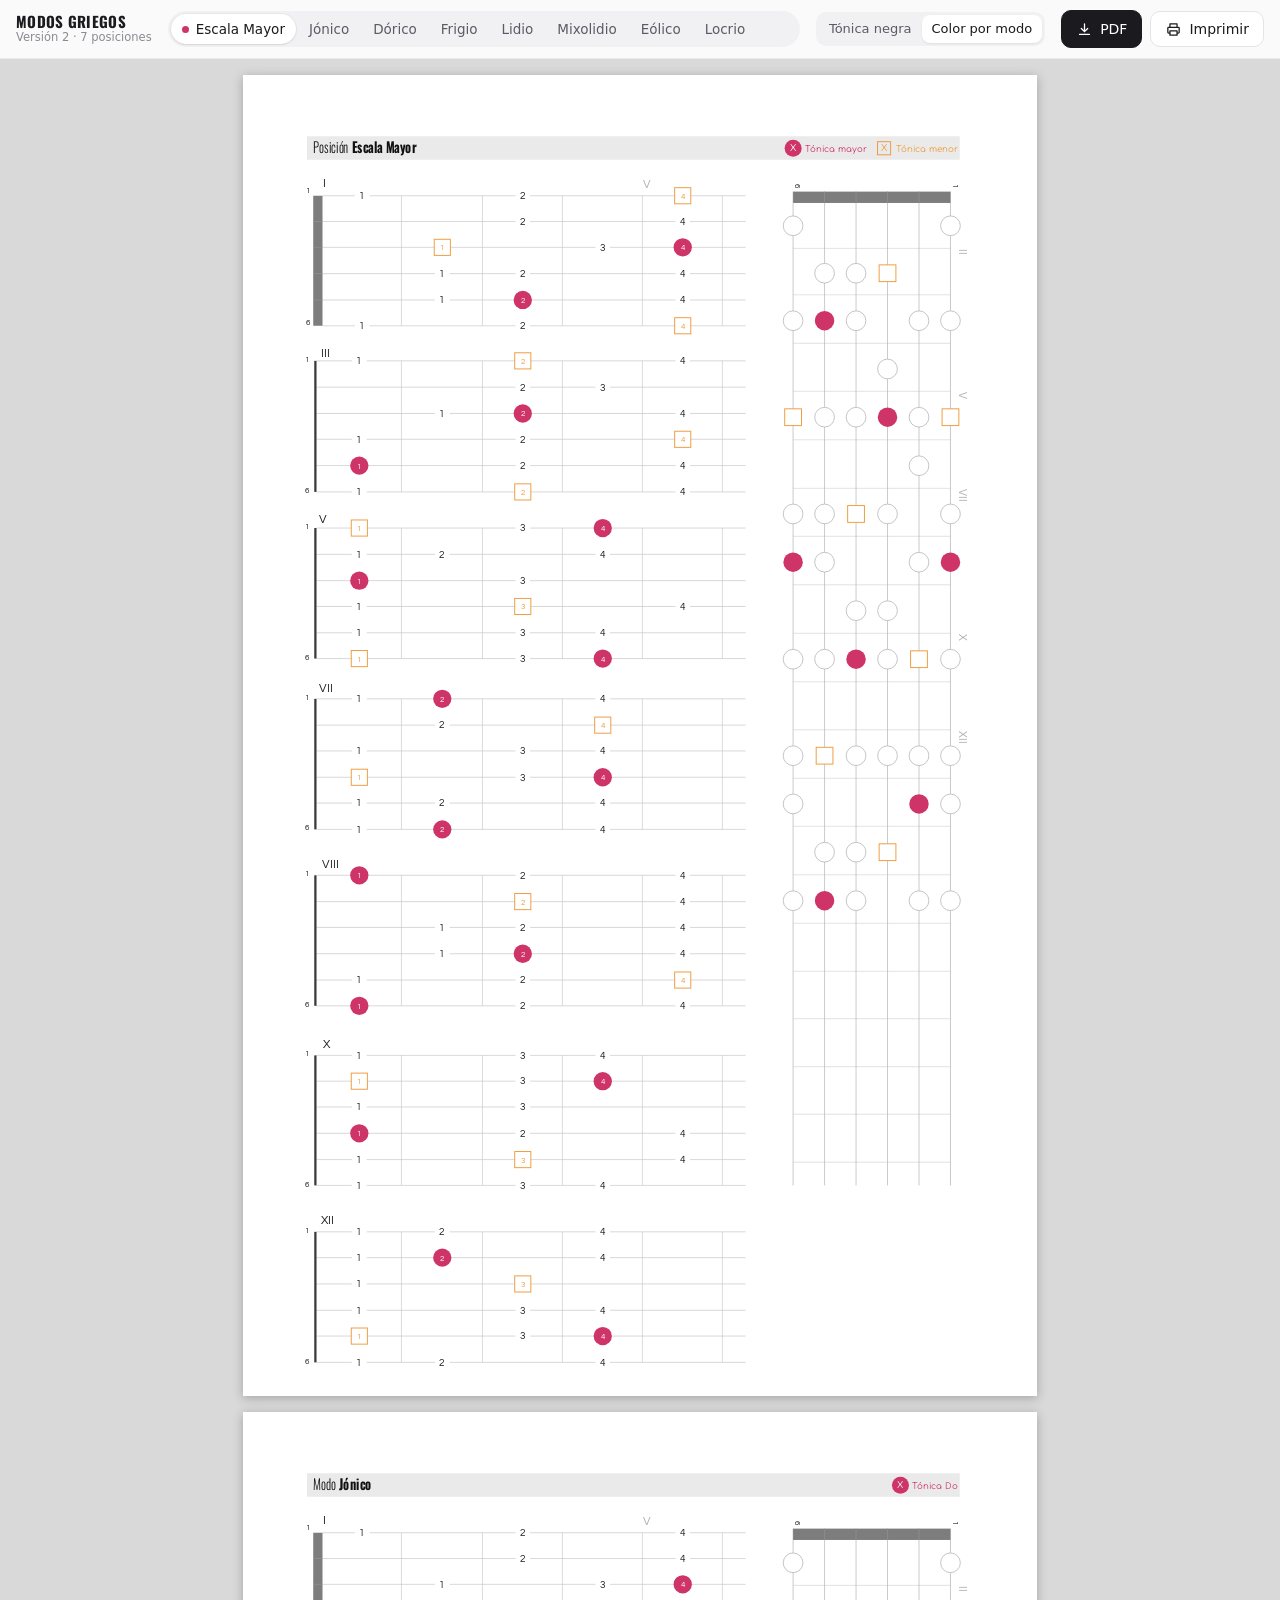
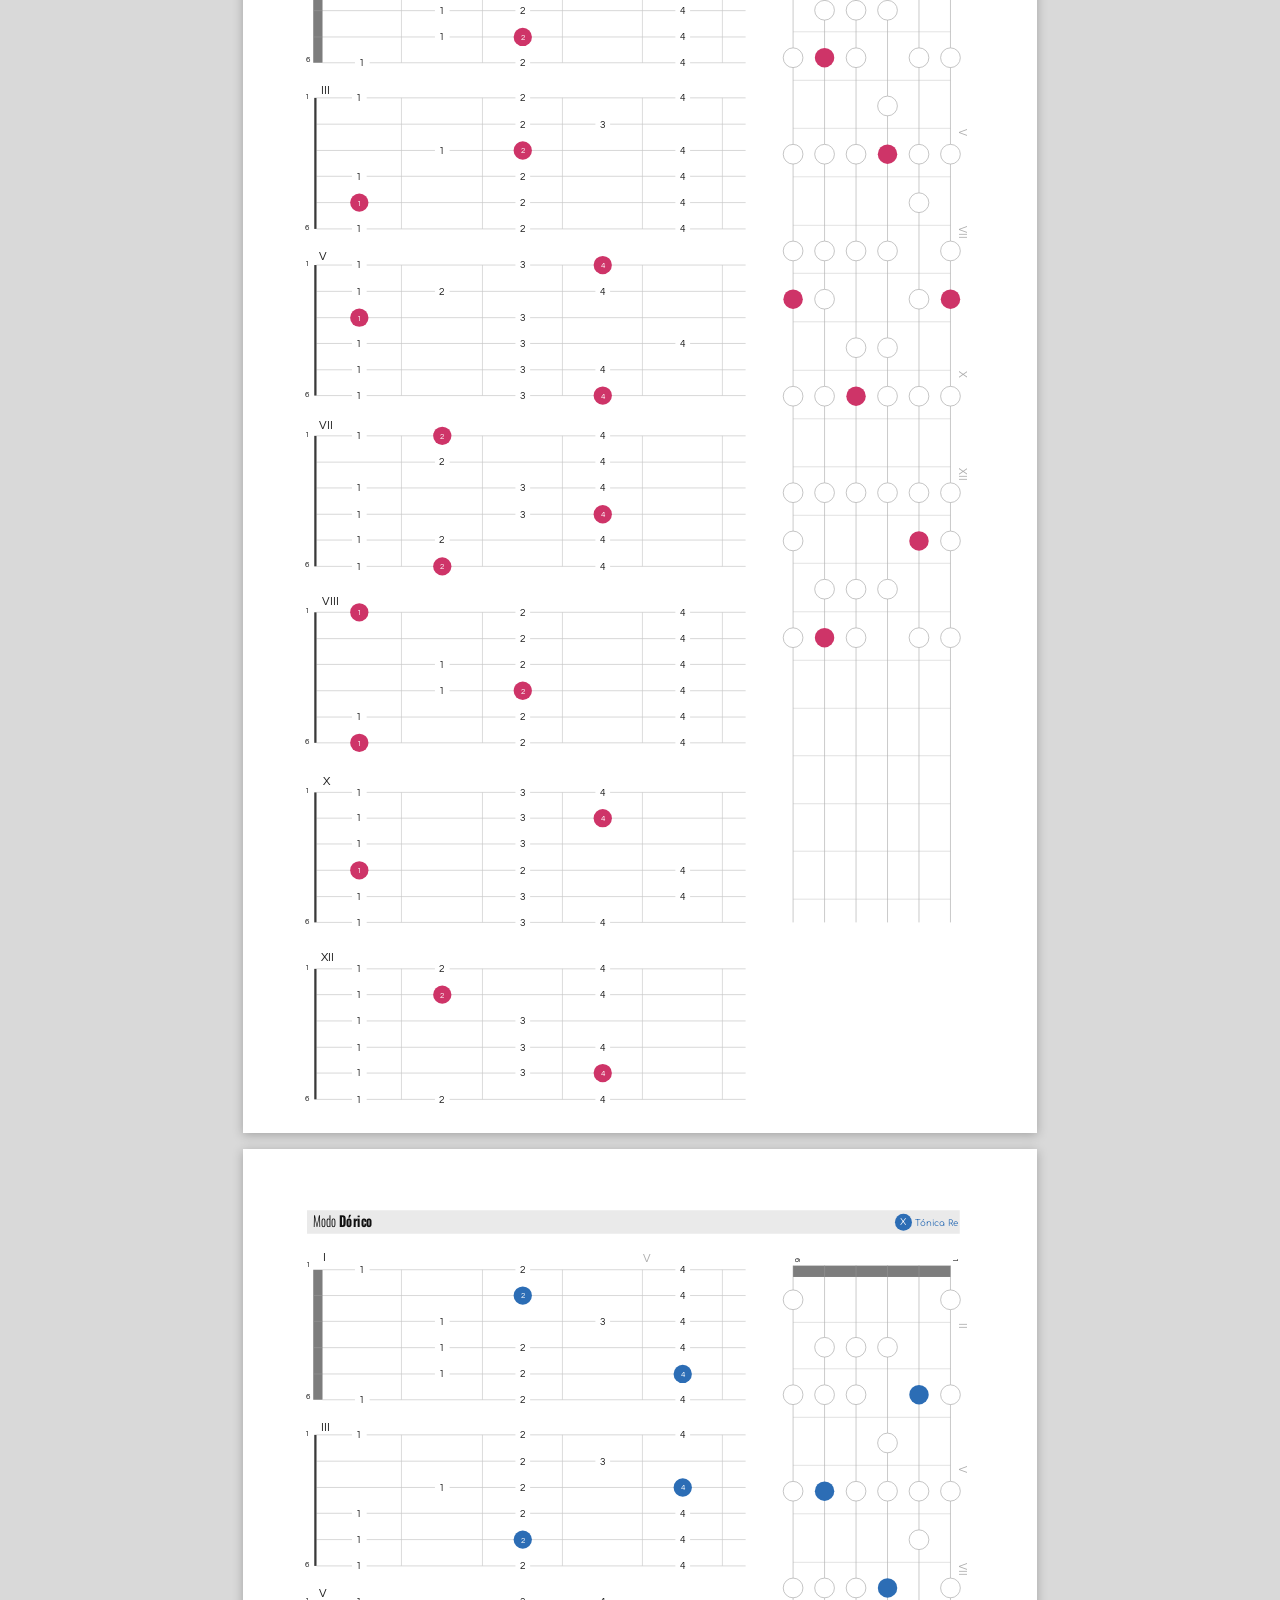
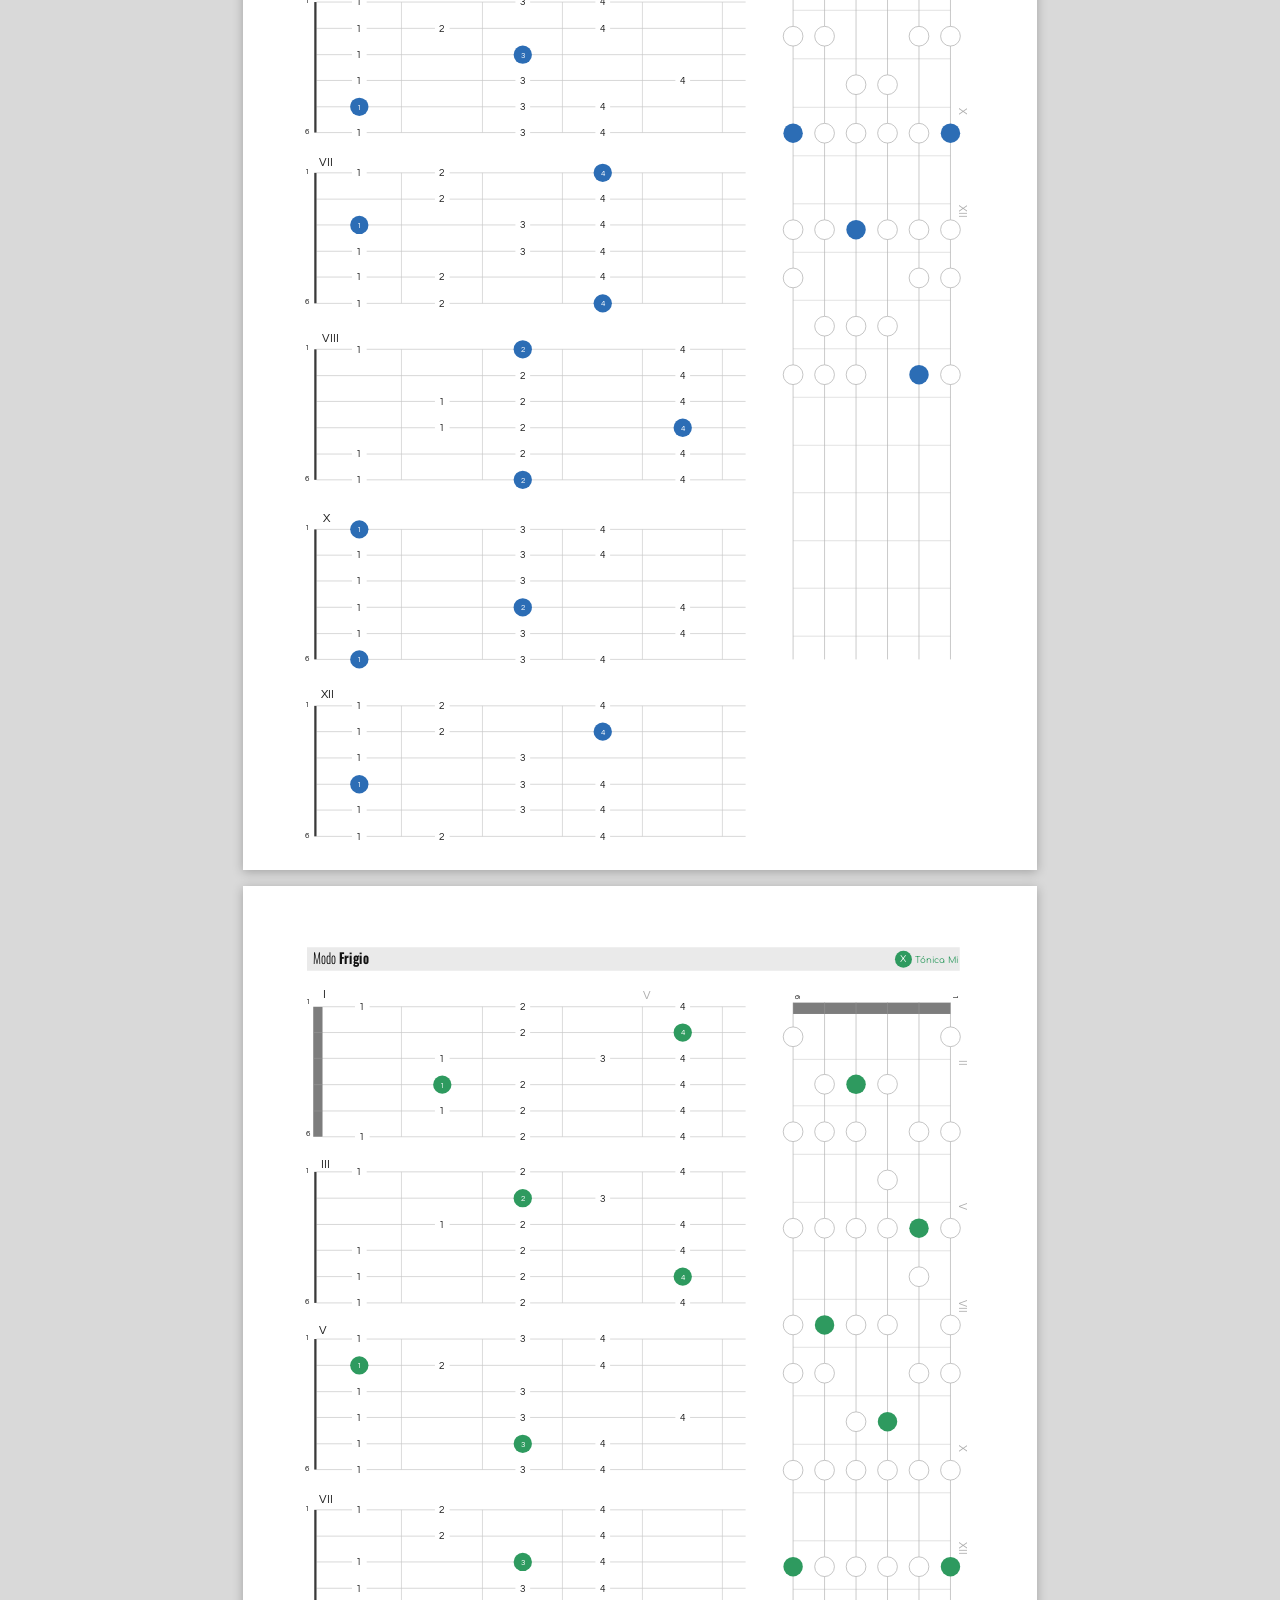
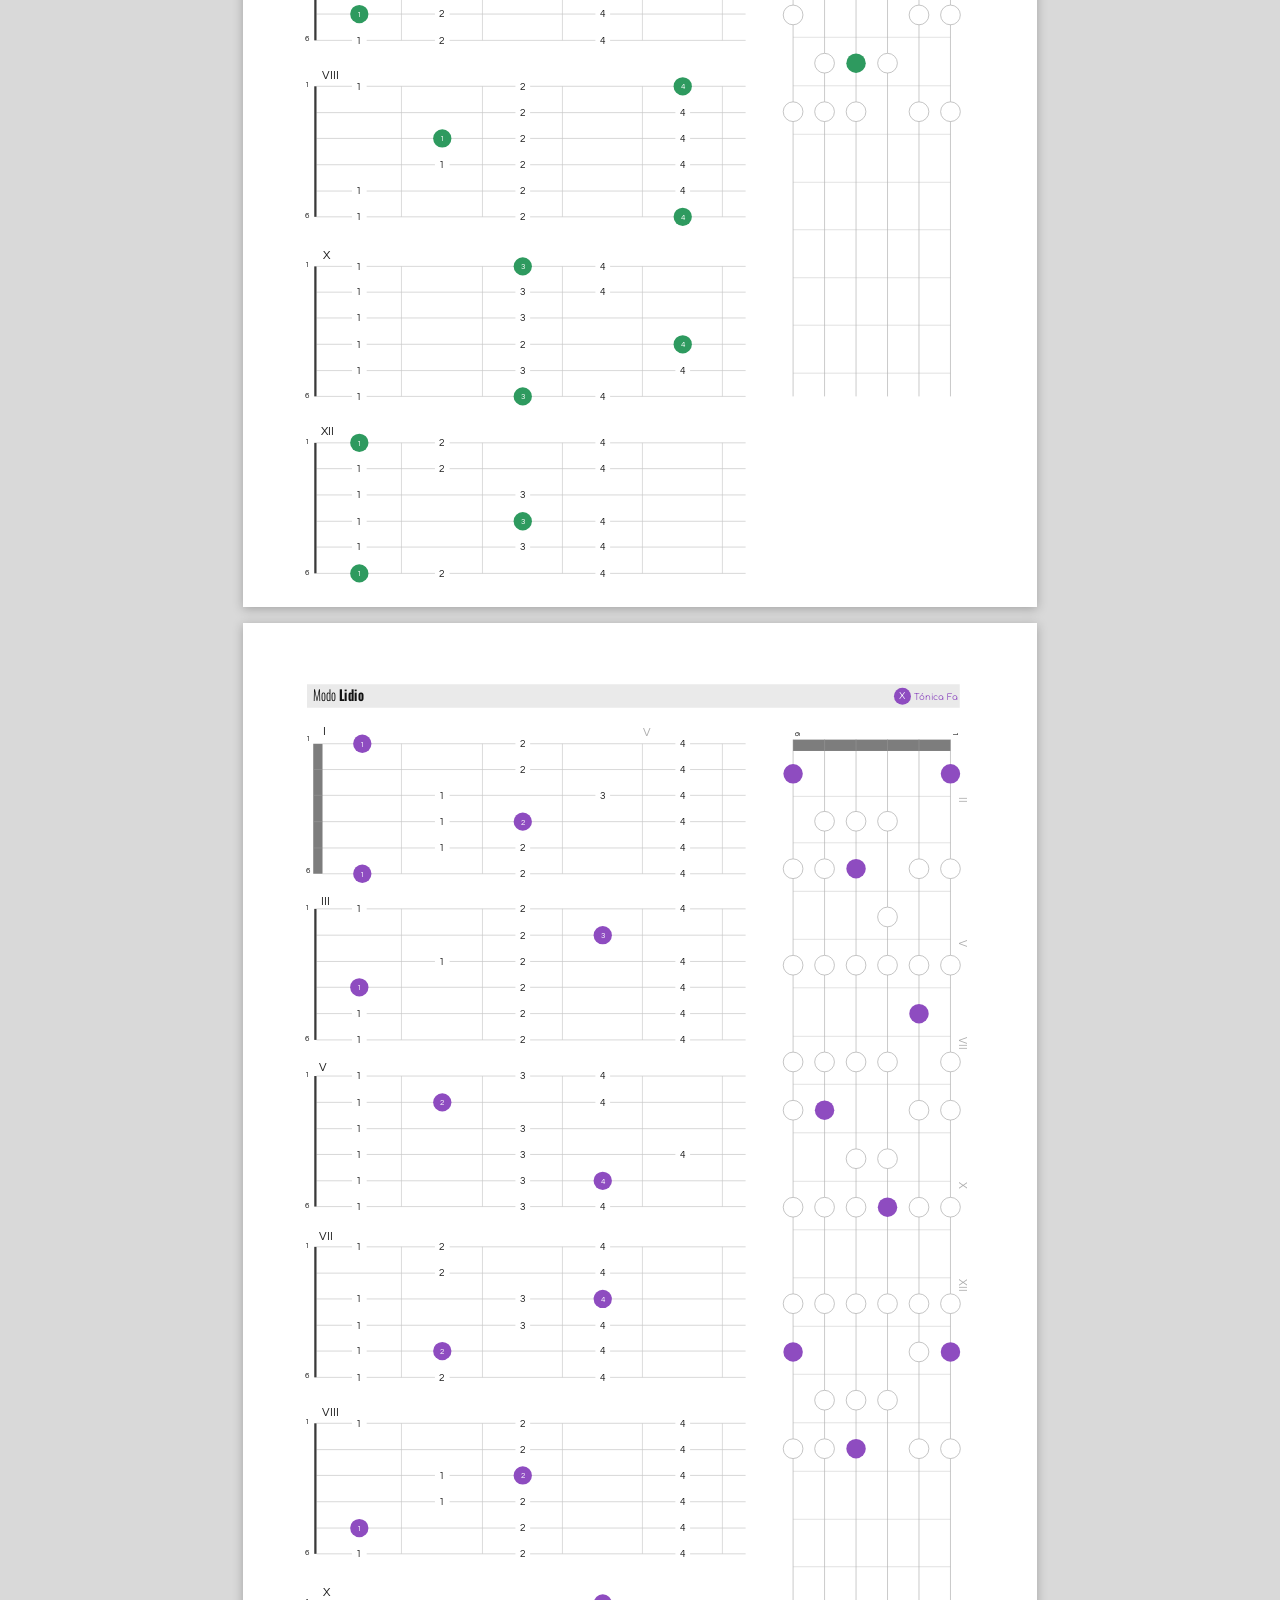
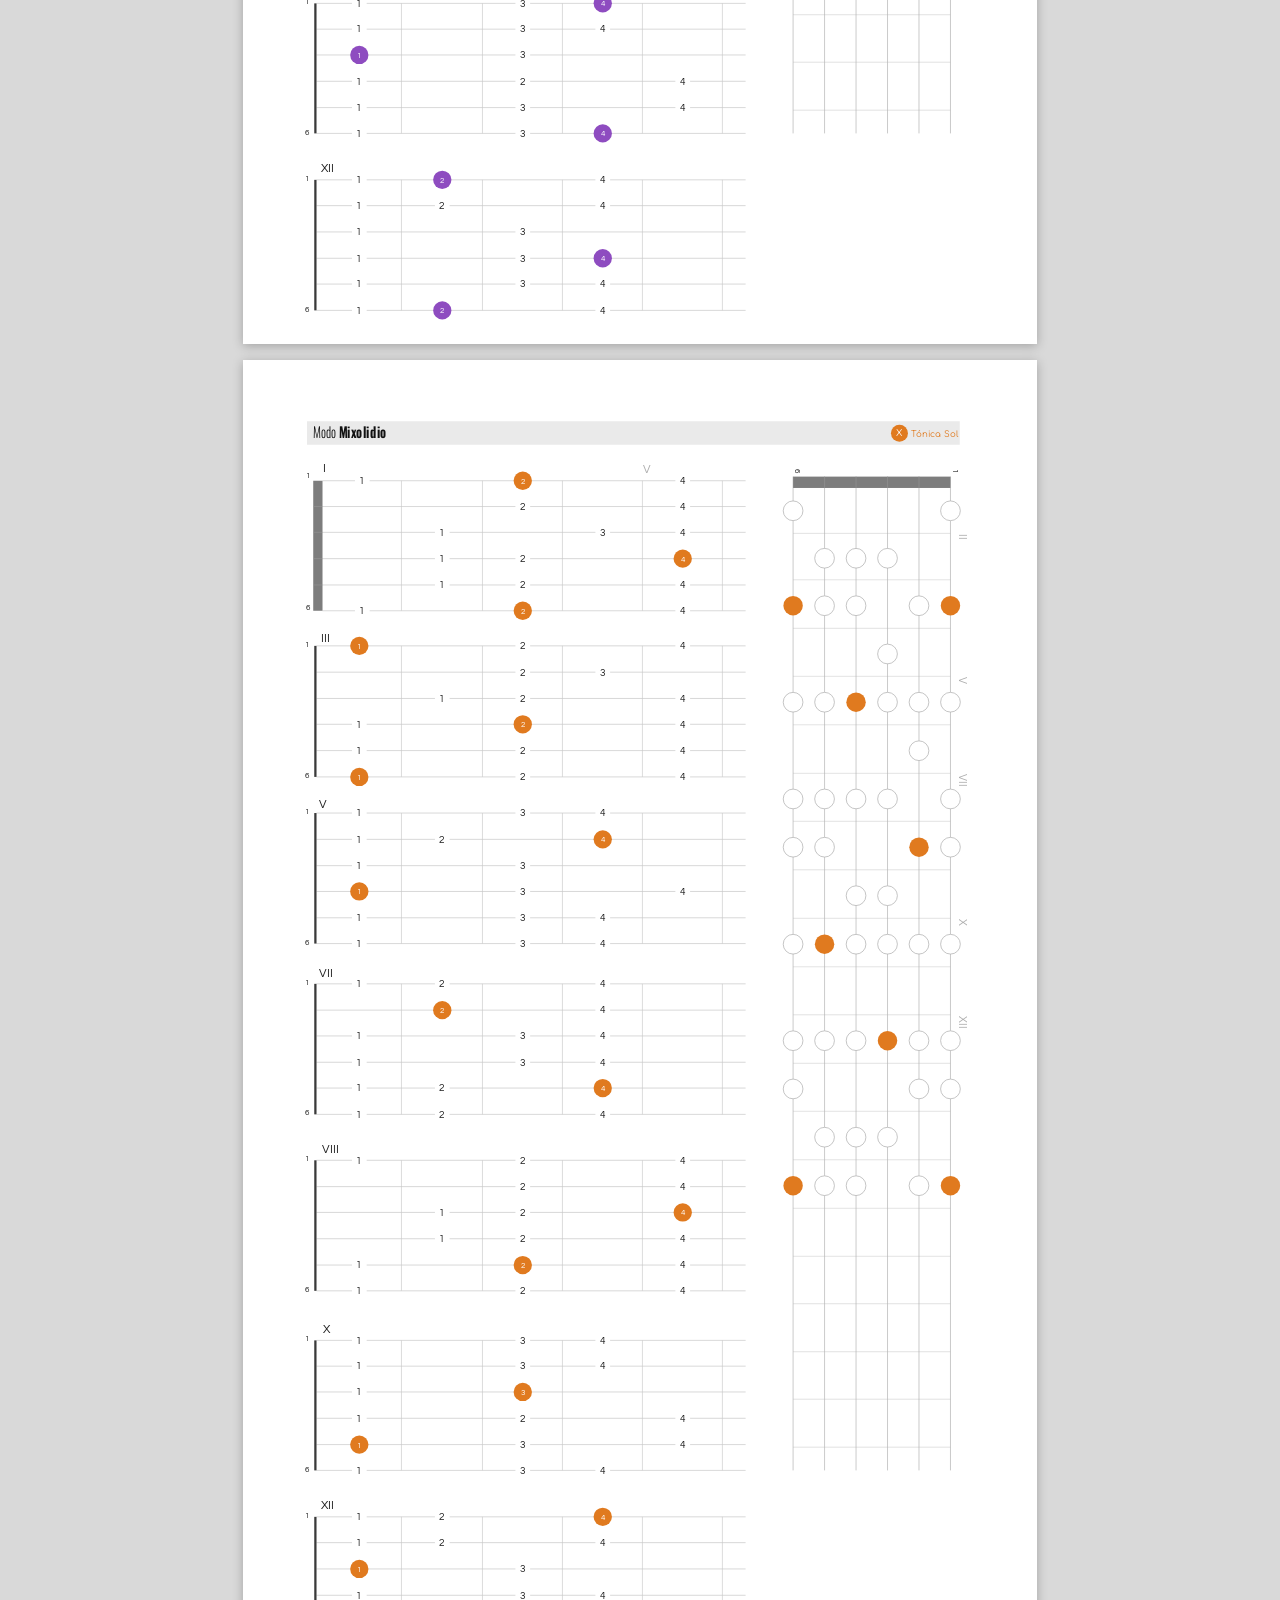
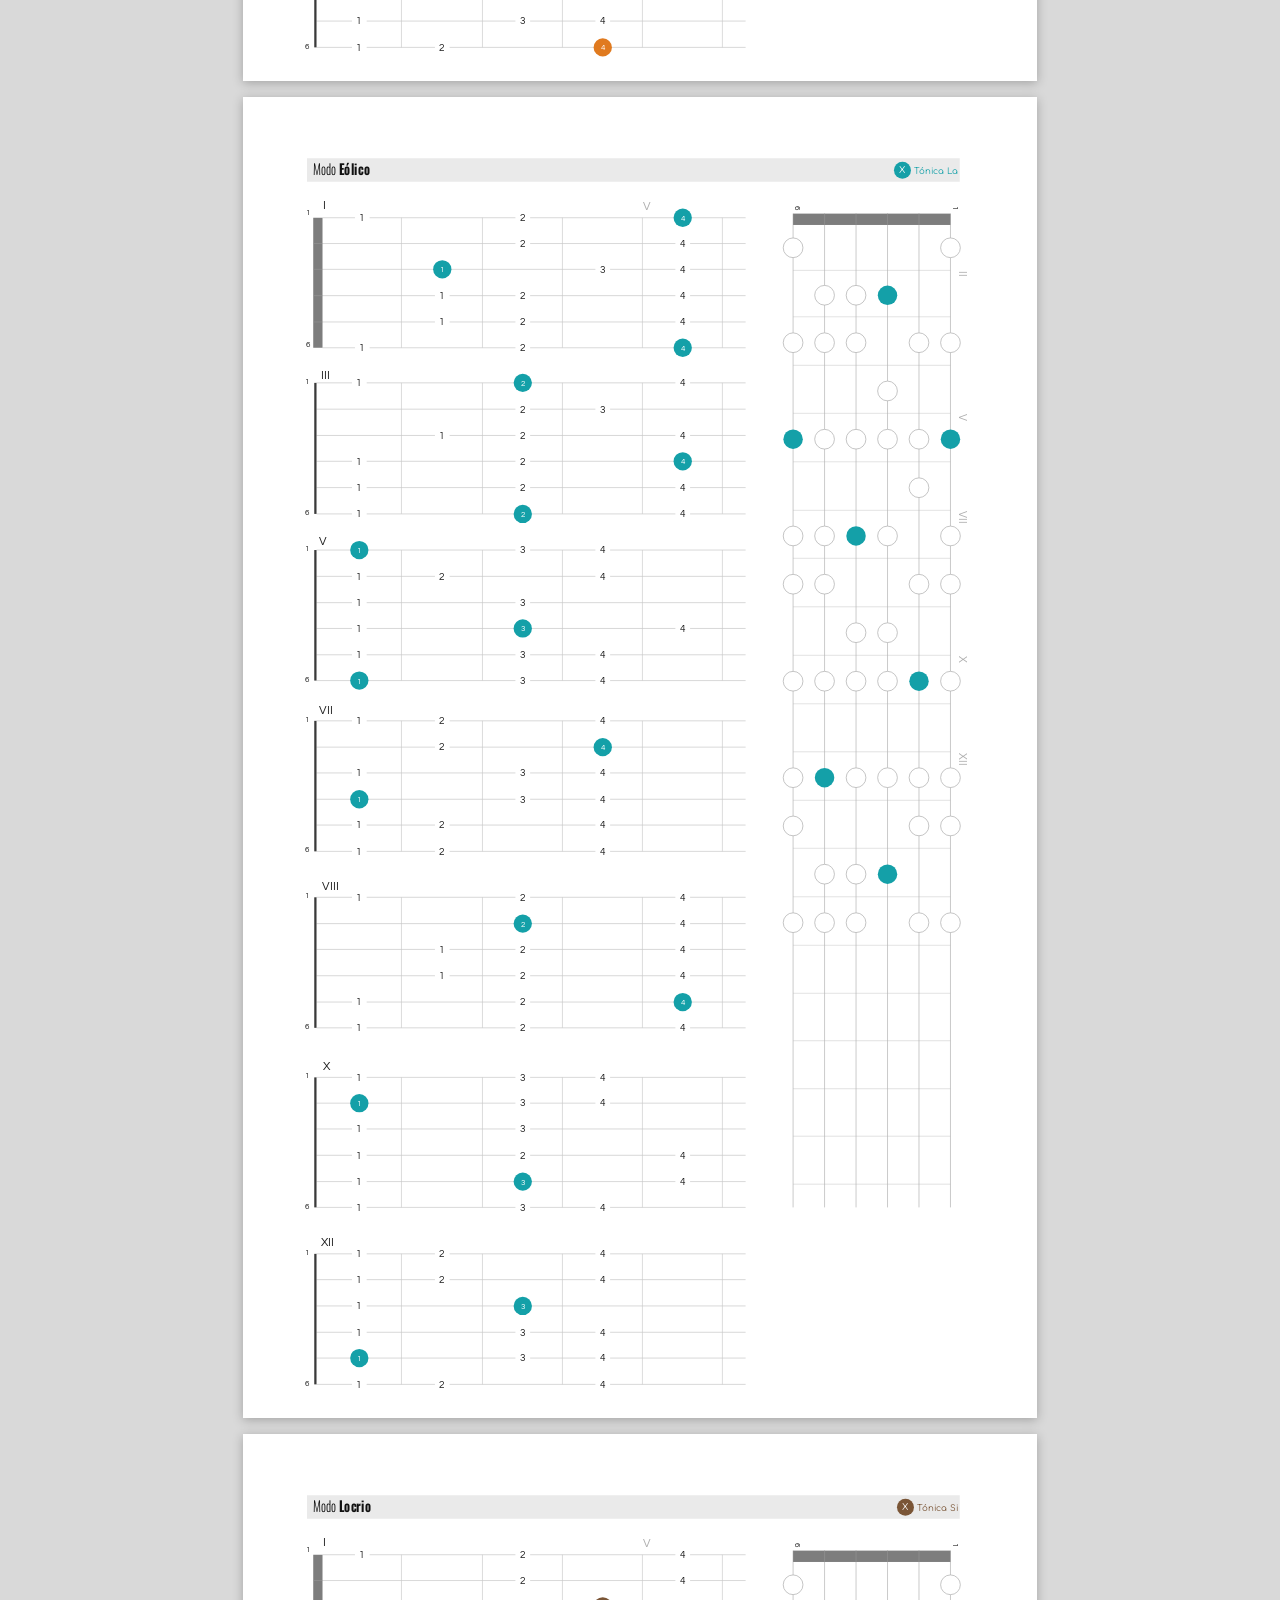
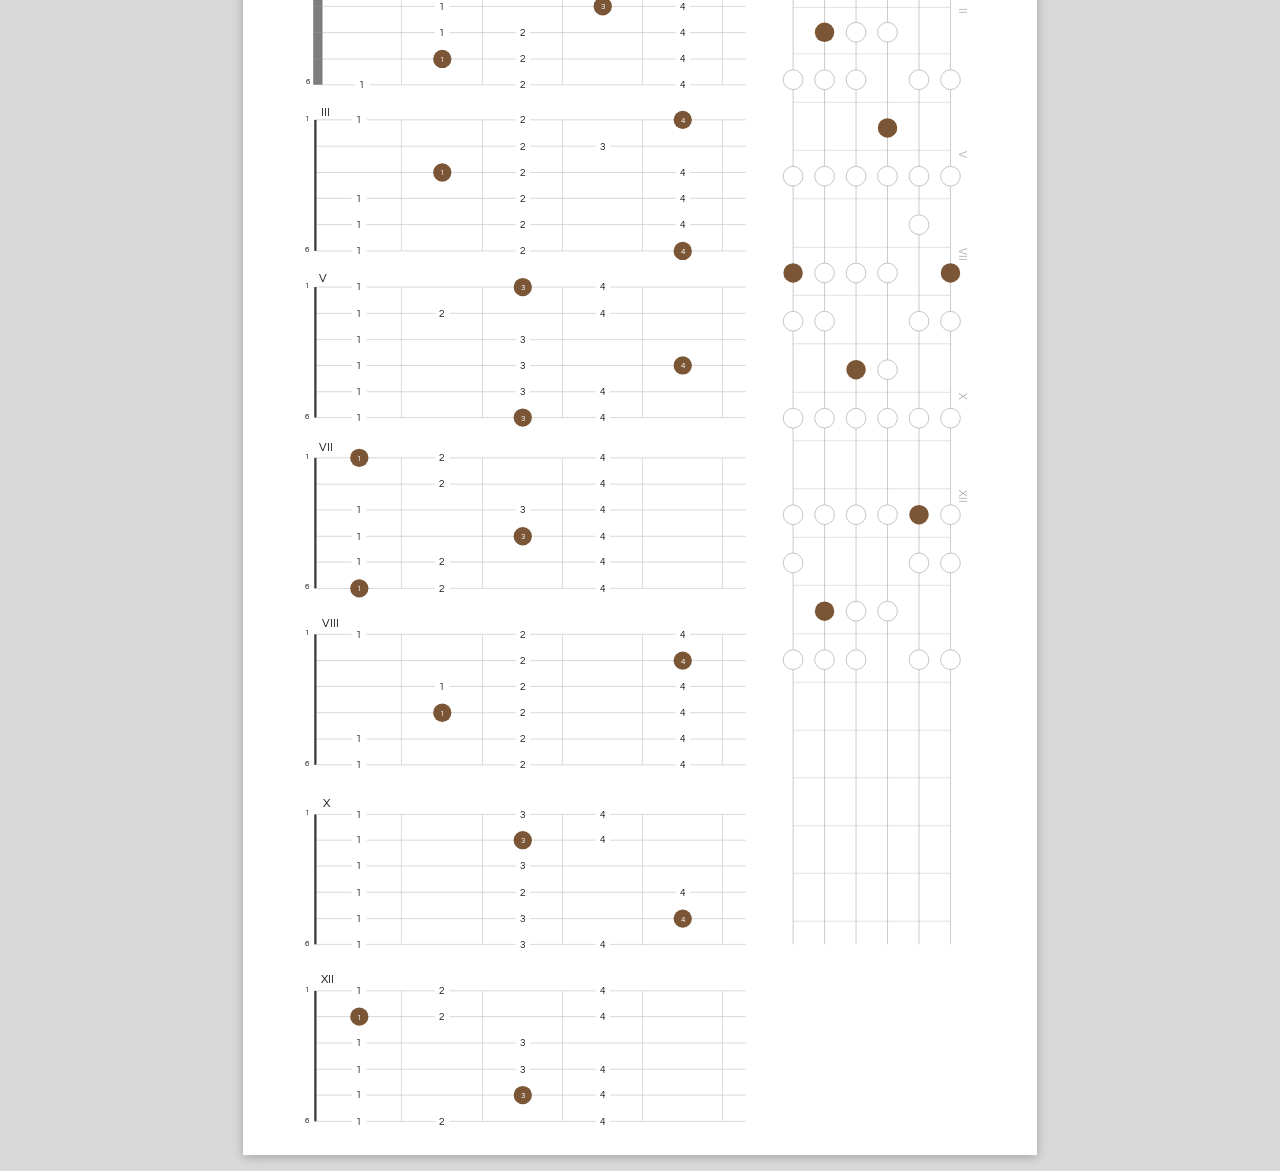
<file: v2/colores.html>
<!doctype html><meta charset="utf-8"><title>Modos griegos</title><script>location.replace('index.html?v=colores' + location.hash)</script><a href="index.html?v=colores">Ir a la versión de colores</a>
</file>
<file: v3/app.css>
:root {
  --ink: #1b1b1f; --muted: #6b6b75; --line: #e4e4e9; --soft: #f2f2f4; --bg: #e7e7ea;
  --accent: #1b1b1f; --ring: #1b1b1f; --tonic: #1E1E1E; --radius: 12px;
  --ui: Inter, system-ui, -apple-system, 'Segoe UI', sans-serif;
  --paper-w: 860px;
  color-scheme: light;
}
* { box-sizing: border-box; }
html, body { margin: 0; background: var(--bg); color: var(--ink); font: 400 14px/1.4 var(--ui); -webkit-font-smoothing: antialiased; }
button { font: inherit; color: inherit; }
kbd { font: 500 11px/1 var(--ui); padding: 2px 5px; border: 1px solid var(--line); border-bottom-width: 2px; border-radius: 5px; background: #fff; color: var(--muted); }
svg { flex: none; }
[hidden] { display: none !important; }
:focus-visible { outline: 2px solid #2C6DB5; outline-offset: 2px; }

/* ---------- barra superior ---------- */
.bar { position: sticky; top: 0; z-index: 20; display: flex; align-items: center; gap: 14px; padding: 10px 16px;
  padding-top: max(10px, env(safe-area-inset-top));
  background: rgba(255,255,255,.88); backdrop-filter: saturate(1.6) blur(14px); -webkit-backdrop-filter: saturate(1.6) blur(14px);
  border-bottom: 1px solid rgba(0,0,0,.07); }
.brand { display: flex; flex-direction: column; gap: 2px; white-space: nowrap; min-width: 0; }
.brand b { font: 700 15px/1 Oswald, sans-serif; letter-spacing: .02em; text-transform: uppercase; }
.brand span { font-size: 11.5px; color: #8a8a93; font-weight: 500; }
.pick { display: inline-flex; align-items: center; gap: 10px; height: 40px; padding: 0 12px 0 14px; margin-left: 8px;
  border: 1px solid var(--line); border-radius: var(--radius); background: #fff; cursor: pointer; min-width: 0; transition: border-color .15s, box-shadow .15s; }
.pick:hover { border-color: #cfcfd6; }
.pick[aria-expanded="true"] { border-color: var(--ink); box-shadow: 0 0 0 3px rgba(27,27,31,.07); }
.pick-kind { font-size: 11px; font-weight: 600; text-transform: uppercase; letter-spacing: .06em; color: #8a8a93; }
.pick-name { font: 700 17px/1 Oswald, sans-serif; letter-spacing: .01em; white-space: nowrap; overflow: hidden; text-overflow: ellipsis; }
.pick svg, .ib svg, .toggle svg { width: 18px; height: 18px; fill: none; stroke: currentColor; stroke-width: 1.8; stroke-linecap: round; stroke-linejoin: round; }
.tools { margin-left: auto; display: flex; align-items: center; gap: 8px; }
.ib { display: inline-grid; place-items: center; width: 40px; height: 40px; border-radius: 10px; border: 1px solid var(--line); background: #fff; cursor: pointer;
  transition: background .15s, border-color .15s, transform .1s; }
.ib:hover { background: #f7f7f9; border-color: #d4d4db; }
.ib:active { transform: translateY(1px); }
.ib.sm { width: 32px; height: 32px; border: 0; background: transparent; }
.ib.sm:hover { background: var(--soft); }
#playBtn { background: var(--ink); border-color: var(--ink); color: #fff; }
#playBtn svg, .pbtn svg { fill: currentColor; stroke: none; }
#playBtn:hover { background: #2d2d33; }
.i-stop { display: none; }
.playing .i-play { display: none; }
.playing .i-stop { display: block; }
.zoom { display: flex; align-items: center; height: 40px; padding: 0 4px; border: 1px solid var(--line); border-radius: 10px; background: #fff; }
.zv { border: 0; background: none; min-width: 48px; font-size: 13px; font-weight: 500; font-variant-numeric: tabular-nums; cursor: pointer; color: var(--muted); }
.zv:hover { color: var(--ink); }

/* ---------- popovers ---------- */
.sheet-pop { position: fixed; z-index: 40; top: 64px; left: 50%; transform: translateX(-50%); width: min(560px, calc(100vw - 24px));
  max-height: calc(100vh - 88px); overflow: auto; padding: 16px; background: #fff; border: 1px solid var(--line); border-radius: 16px;
  box-shadow: 0 18px 50px rgba(0,0,0,.14), 0 2px 6px rgba(0,0,0,.05); animation: pop .16s ease-out; }
@keyframes pop { from { opacity: 0; transform: translate(-50%, -6px); } }
.scrim { position: fixed; inset: 0; z-index: 39; background: rgba(20,20,24,.08); }
.lbl { margin: 16px 2px 8px; font-size: 11px; font-weight: 600; text-transform: uppercase; letter-spacing: .06em; color: #8a8a93; }
.seg { display: flex; gap: 2px; padding: 3px; background: var(--soft); border-radius: 10px; }
.seg button { flex: 1; border: 0; background: none; padding: 8px 10px; border-radius: 8px; cursor: pointer; color: var(--muted); font-weight: 500; white-space: nowrap; }
.seg button:hover { color: var(--ink); }
.seg button.on { background: #fff; color: var(--ink); box-shadow: 0 1px 2px rgba(0,0,0,.08), 0 0 0 1px rgba(0,0,0,.04); }
.roots { display: grid; grid-template-columns: repeat(6, 1fr); gap: 6px; }
.roots button { height: 40px; font-size: 13px; white-space: nowrap; padding: 0 4px; border: 1px solid var(--line); background: #fff; border-radius: 10px; cursor: pointer; font-weight: 500; }
.roots button:hover { border-color: #cfcfd6; }
.roots button.on { background: var(--ink); border-color: var(--ink); color: #fff; }
.types { display: grid; grid-template-columns: repeat(2, 1fr); gap: 6px; }
.types .grp { grid-column: 1 / -1; margin: 6px 2px 0; font-size: 11px; color: #a0a0a8; font-weight: 600; }
.types button { display: flex; align-items: center; gap: 10px; text-align: left; padding: 10px 12px; border: 1px solid var(--line); background: #fff; border-radius: 10px; cursor: pointer; }
.types button:hover { border-color: #cfcfd6; }
.types button .dot { width: 10px; height: 10px; border-radius: 50%; background: var(--c); flex: none; }
.types button b { font-weight: 600; }
.types button small { display: block; color: #8a8a93; font-size: 12px; }
.types button.on { border-color: var(--ink); box-shadow: inset 0 0 0 1px var(--ink); }
.settings { left: auto; right: 12px; transform: none; width: min(420px, calc(100vw - 24px)); animation: popr .16s ease-out; }
@keyframes popr { from { opacity: 0; transform: translateY(-6px); } }
.settings .row { display: grid; gap: 8px; margin-bottom: 14px; }
.settings .row > span { font-size: 12px; font-weight: 600; color: var(--muted); }
.settings .foot { margin: 6px 0 0; font-size: 12px; color: #8a8a93; line-height: 2; }

/* ---------- hoja ---------- */
main { padding: 24px 16px 120px; overflow-x: auto; }
.paper { width: var(--paper-w); max-width: none; margin: 0 auto; background: #fff; border-radius: 4px; box-shadow: 0 1px 2px rgba(0,0,0,.06), 0 8px 30px rgba(0,0,0,.08); transition: width .2s ease; }
.paper svg { display: block; width: 100%; height: auto; }
.hint { text-align: center; color: #8a8a93; font-size: 12.5px; margin: 18px 0 0; }

/* estilos del dibujo (iguales a v2) */
.num { font-family: 'Questrial', 'Century Gothic', sans-serif; font-size: 15px; text-anchor: middle; fill: #1E1E1E; }
.dn { font-family: 'Questrial', 'Century Gothic', sans-serif; font-size: 13px; text-anchor: middle; }
.num.sm, .dn.sm { font-size: 11.5px; }
.sn { font-family: 'Questrial', 'Century Gothic', sans-serif; font-size: 13px; fill: #1E1E1E; }
.rom { font-family: 'Questrial', 'Century Gothic', sans-serif; font-size: 19.5px; }
.nr { font-size: 16.5px; fill: #ADADAD; }
.title { font-family: 'Oswald', sans-serif; font-size: 22.6px; fill: #111; }
.lg { font-family: 'Comfortaa', sans-serif; font-size: 13.4px; }
.lx { font-family: 'Comfortaa', sans-serif; font-size: 14px; text-anchor: middle; }

/* interacción sobre el dibujo */
.pos, .neck { cursor: zoom-in; }
.pos .hit { transition: fill .15s; }
@media (hover: hover) { .paper .pos:hover .hit, .paper .neck:hover .hit { fill: rgba(44,109,181,.045); } }
.pos.sel .hit { fill: rgba(27,27,31,.035); }
.ring { fill: none; stroke: var(--ring); stroke-width: 2.4; opacity: 0; transition: opacity .08s; }
.n.on .ring { opacity: 1; }
.n.on .m { transform-box: fill-box; transform-origin: center; animation: hit .25s ease-out; }
@keyframes hit { 40% { transform: scale(1.12); } }

/* ---------- vista ampliada ---------- */
.focus { position: fixed; inset: 0; z-index: 35; display: flex; flex-direction: column; background: #fff; animation: fade .18s ease-out; }
@keyframes fade { from { opacity: 0; } }
.focus-top { display: flex; align-items: center; gap: 10px; padding: 12px 16px; padding-top: max(12px, env(safe-area-inset-top)); border-bottom: 1px solid var(--line); }
.focus-title { flex: 1; text-align: center; display: flex; flex-direction: column; gap: 2px; }
.focus-title b { font: 700 18px/1.1 Oswald, sans-serif; letter-spacing: .01em; }
.focus-title span { font-size: 12.5px; color: var(--muted); }
.focus-body { flex: 1; min-height: 0; display: grid; place-items: center; padding: 16px 16px 150px; overflow: auto; --fz: 1; }
.focus-body svg { width: calc(min(100%, 1400px) * var(--fz)); max-height: calc(100% * var(--fz)); height: auto; }
.focus-body.zoomed { place-items: start; }
.focus-body.zoomed svg { max-height: none; }
.focus .fz { display: flex; }
.focus-body.vertical svg { width: auto; height: calc(100% * var(--fz)); max-width: none; max-height: none; }
.focus-body.vertical.zoomed { place-items: start center; }
.focus-body svg .pos, .focus-body svg .neck { cursor: default; }
.focus-body .n { cursor: pointer; }
.dots { position: absolute; left: 0; right: 0; bottom: 92px; display: flex; justify-content: center; gap: 8px; width: max-content; margin: auto; padding: 4px; background: rgba(255,255,255,.94); border-radius: 22px; }
.dots button { width: 30px; height: 30px; border-radius: 50%; border: 1px solid var(--line); background: #fff; cursor: pointer; font-size: 12px; font-weight: 600; color: var(--muted); }
.dots button.on { background: var(--ink); color: #fff; border-color: var(--ink); }

/* ---------- reproductor ---------- */
.player { position: fixed; z-index: 38; left: 50%; bottom: max(16px, env(safe-area-inset-bottom)); transform: translateX(-50%);
  display: flex; align-items: center; gap: 10px; padding: 8px 10px; background: rgba(255,255,255,.96); backdrop-filter: blur(12px);
  border: 1px solid var(--line); border-radius: 16px; box-shadow: 0 12px 40px rgba(0,0,0,.14); animation: up .2s ease-out; max-width: calc(100vw - 24px); }
@keyframes up { from { opacity: 0; transform: translate(-50%, 10px); } }
.pbtn { display: grid; place-items: center; width: 44px; height: 44px; border-radius: 12px; border: 0; background: var(--ink); color: #fff; cursor: pointer; }
.pbtn svg { width: 20px; height: 20px; }
.pos-sel { display: flex; align-items: center; gap: 6px; font-size: 12.5px; color: var(--muted); white-space: nowrap; }
.pos-sel select { height: 32px; border: 1px solid var(--line); border-radius: 8px; background: #fff; padding: 0 8px; font: inherit; color: var(--ink); }
.bpm { display: flex; align-items: center; gap: 2px; font-size: 12.5px; color: var(--muted); white-space: nowrap; }
.bpm b { color: var(--ink); font-variant-numeric: tabular-nums; display: inline-block; min-width: 26px; text-align: right; }
.mini-seg { display: flex; gap: 2px; padding: 3px; background: var(--soft); border-radius: 9px; }
.mini-seg button { border: 0; background: none; min-width: 32px; height: 28px; border-radius: 7px; cursor: pointer; color: var(--muted); font-weight: 600; }
.mini-seg button.on { background: #fff; color: var(--ink); box-shadow: 0 1px 2px rgba(0,0,0,.1); }
.toggle { display: grid; place-items: center; width: 34px; height: 34px; border-radius: 9px; border: 0; background: none; color: #9a9aa3; cursor: pointer; }
.toggle[aria-pressed="true"] { background: var(--soft); color: var(--ink); }

/* ---------- responsive ---------- */
@media (max-width: 760px) {
  .bar { flex-wrap: wrap; gap: 10px; }
  .brand { display: none; }
  .pick { margin-left: 0; flex: 1; justify-content: space-between; }
  .bar .zoom { display: none; }
  main { padding: 14px 8px 130px; }
  .hint { display: none; }
  .player { flex-wrap: wrap; justify-content: center; width: calc(100vw - 16px); bottom: max(8px, env(safe-area-inset-bottom)); }
  .roots { grid-template-columns: repeat(4, 1fr); }
  .types { grid-template-columns: 1fr; }
  .pos-sel { order: 5; }
  .player .close { order: 6; }
  .focus-top { gap: 6px; padding-left: 10px; padding-right: 10px; }
  .focus .fz { display: flex; height: 40px; }
  .focus-title b { font-size: 16px; }
  .dots { bottom: 150px; }
  .focus-body { padding-bottom: 210px; }
}
@media (prefers-reduced-motion: reduce) { * { animation: none !important; transition: none !important; } }

/* ---------- impresión: solo la hoja ---------- */
@page { size: 210mm 349.5mm; margin: 0; }
@media print {
  html, body { background: #fff; }
  .bar, .player, .focus, .sheet-pop, .scrim, .hint { display: none !important; }
  main { padding: 0; overflow: visible; }
  .paper { width: 210mm !important; height: 349.4mm; overflow: hidden; box-shadow: none; border-radius: 0; margin: 0; }
  .paper svg { height: 100%; }
  .pos .hit { fill: transparent !important; }
  .ring { display: none; }
}

/* ---------- ajustes tras la revisión de UX ---------- */
.focus-title span { white-space: nowrap; overflow: hidden; text-overflow: ellipsis; }
.plain { height: 40px; border: 1px solid var(--line); background: #fff; border-radius: 10px; cursor: pointer; font-weight: 500; }
.plain:hover { border-color: #cfcfd6; background: #f7f7f9; }
.hint-m { display: none; }
@media (min-width: 761px) {
  #picker { left: 16px; transform: none; animation: popr .16s ease-out; }
}
@media (max-width: 760px) {
  .hint-m { display: block; margin: 0 0 10px; text-align: center; font-size: 13px; color: var(--muted); }
  .in-focus .player .pos-sel, .in-focus #pClose { display: none; }
  .in-focus .player { flex-wrap: nowrap; width: auto; }
  .in-focus .focus-body { padding-bottom: 150px; }
  .in-focus .dots { bottom: 92px; }
}
@media (pointer: coarse) {
  .player .ib.sm, .mini-seg button, .toggle { min-width: 40px; height: 40px; }
  #fPrev, #fNext { display: none; }
}
@media (hover: none) { .settings .foot { display: none; } }

/* ---------- exportar ---------- */
.dl-wrap { position: relative; }
.dl-menu { position: absolute; right: 0; top: 46px; z-index: 5; min-width: 220px; padding: 6px; background: #fff; border: 1px solid var(--line); border-radius: 12px; box-shadow: 0 12px 36px rgba(0,0,0,.14); }
.dl-menu button { display: block; width: 100%; text-align: left; padding: 9px 10px; border: 0; background: none; border-radius: 8px; cursor: pointer; font-weight: 500; }
.dl-menu button:hover, .dl-menu button:focus-visible { background: var(--soft); }
.dl-menu small { display: block; font-weight: 400; color: #8a8a93; font-size: 12px; }
.exp { display: grid; gap: 6px; }
.settings .note { color: #8a8a93; font-size: 12px; }
.toast { position: fixed; z-index: 60; left: 50%; top: 76px; transform: translateX(-50%); padding: 9px 14px; background: var(--ink); color: #fff; border-radius: 10px; font-size: 13px; box-shadow: 0 8px 24px rgba(0,0,0,.2); }
@media print { .toast, .dl-menu { display: none !important; } }

/* ---------- variantes ---------- */
.bar { flex-wrap: wrap; }
.variants { flex-basis: 100%; display: flex; align-items: center; gap: 4px; overflow-x: auto; scrollbar-width: none; margin: 0 -2px; padding: 2px; }
.variants::-webkit-scrollbar { display: none; }
.variants button { flex: none; display: inline-flex; align-items: center; gap: 7px; height: 32px; padding: 0 12px; border: 1px solid transparent; border-radius: 999px;
  background: none; color: var(--muted); font-weight: 500; font-size: 13.5px; cursor: pointer; white-space: nowrap; transition: background .15s, color .15s, border-color .15s; }
.variants button:hover { color: var(--ink); background: var(--soft); }
.variants button.on { color: var(--ink); background: #fff; border-color: var(--line); box-shadow: 0 1px 2px rgba(0,0,0,.06); }
.variants button.on::before { content: ; width: 8px; height: 8px; border-radius: 50%; background: var(--c); }
.variants .sep { flex: none; width: 1px; height: 18px; margin: 0 6px; background: var(--line); }
.variants.in-f { flex: none; justify-content: center; padding: 8px 12px; border-bottom: 1px solid var(--line); margin: 0; }
@media (max-width: 760px) {
  .variants.in-f { justify-content: flex-start; }
  .variants button { height: 36px; }
}
</file>
<file: v4/app.css>
:root {
  --ink: #1b1b1f; --muted: #6b6b75; --line: #e4e4e9; --soft: #f2f2f4; --bg: #e7e7ea;
  --accent: #1b1b1f; --ring: #1b1b1f; --tonic: #1E1E1E; --radius: 12px;
  --ui: Inter, system-ui, -apple-system, 'Segoe UI', sans-serif;
  --paper-w: 860px;
  color-scheme: light;
}
* { box-sizing: border-box; }
html, body { margin: 0; background: var(--bg); color: var(--ink); font: 400 14px/1.4 var(--ui); -webkit-font-smoothing: antialiased; }
button { font: inherit; color: inherit; }
kbd { font: 500 11px/1 var(--ui); padding: 2px 5px; border: 1px solid var(--line); border-bottom-width: 2px; border-radius: 5px; background: #fff; color: var(--muted); }
svg { flex: none; }
[hidden] { display: none !important; }
:focus-visible { outline: 2px solid #2C6DB5; outline-offset: 2px; }

/* ---------- barra superior ---------- */
.bar { position: sticky; top: 0; z-index: 20; display: flex; align-items: center; gap: 14px; padding: 10px 16px;
  padding-top: max(10px, env(safe-area-inset-top));
  background: rgba(255,255,255,.88); backdrop-filter: saturate(1.6) blur(14px); -webkit-backdrop-filter: saturate(1.6) blur(14px);
  border-bottom: 1px solid rgba(0,0,0,.07); }
.brand { display: flex; flex-direction: column; gap: 2px; white-space: nowrap; min-width: 0; }
.brand b { font: 700 15px/1 Oswald, sans-serif; letter-spacing: .02em; text-transform: uppercase; }
.brand span { font-size: 11.5px; color: var(--faint); font-weight: 500; }
.pick { display: inline-flex; align-items: center; gap: 10px; height: 40px; padding: 0 12px 0 14px; margin-left: 8px;
  border: 1px solid var(--line); border-radius: var(--radius); background: #fff; cursor: pointer; min-width: 0; transition: border-color .15s, box-shadow .15s; }
.pick:hover { border-color: #cfcfd6; }
.pick[aria-expanded="true"] { border-color: var(--ink); box-shadow: 0 0 0 3px rgba(27,27,31,.07); }
.pick-kind { font-size: 11px; font-weight: 600; text-transform: uppercase; letter-spacing: .06em; color: var(--faint); }
.pick-name { font: 700 17px/1 Oswald, sans-serif; letter-spacing: .01em; white-space: nowrap; overflow: hidden; text-overflow: ellipsis; }
.pick svg, .ib svg, .toggle svg { width: 18px; height: 18px; fill: none; stroke: currentColor; stroke-width: 1.8; stroke-linecap: round; stroke-linejoin: round; }
.tools { margin-left: auto; display: flex; align-items: center; gap: 8px; }
.ib { display: inline-grid; place-items: center; width: 40px; height: 40px; border-radius: 10px; border: 1px solid var(--line); background: #fff; cursor: pointer;
  transition: background .15s, border-color .15s, transform .1s; }
.ib:hover { background: #f7f7f9; border-color: #d4d4db; }
.ib:active { transform: translateY(1px); }
.ib.sm { width: 32px; height: 32px; border: 0; background: transparent; }
.ib.sm:hover { background: var(--soft); }
#playBtn { background: var(--ink); border-color: var(--ink); color: #fff; }
#playBtn svg, .pbtn svg { fill: currentColor; stroke: none; }
#playBtn:hover { background: #2d2d33; }
.i-stop { display: none; }
.playing .i-play { display: none; }
.playing .i-stop { display: block; }
.zoom { display: flex; align-items: center; height: 40px; padding: 0 4px; border: 1px solid var(--line); border-radius: 10px; background: #fff; }
.zv { border: 0; background: none; min-width: 48px; font-size: 13px; font-weight: 500; font-variant-numeric: tabular-nums; cursor: pointer; color: var(--muted); }
.zv:hover { color: var(--ink); }

/* ---------- popovers ---------- */
.sheet-pop { position: fixed; z-index: 40; top: 64px; left: 50%; transform: translateX(-50%); width: min(560px, calc(100vw - 24px));
  max-height: calc(100vh - 88px); overflow: auto; padding: 16px; background: #fff; border: 1px solid var(--line); border-radius: 16px;
  box-shadow: 0 18px 50px rgba(0,0,0,.14), 0 2px 6px rgba(0,0,0,.05); animation: pop .16s ease-out; }
@keyframes pop { from { opacity: 0; transform: translate(-50%, -6px); } }
.scrim { position: fixed; inset: 0; z-index: 39; background: rgba(20,20,24,.08); }
.lbl { margin: 16px 2px 8px; font-size: 11px; font-weight: 600; text-transform: uppercase; letter-spacing: .06em; color: var(--faint); }
.seg { display: flex; gap: 2px; padding: 3px; background: var(--soft); border-radius: 10px; }
.seg button { flex: 1; border: 0; background: none; padding: 8px 10px; border-radius: 8px; cursor: pointer; color: var(--muted); font-weight: 500; white-space: nowrap; }
.seg button:hover { color: var(--ink); }
.seg button.on { background: #fff; color: var(--ink); box-shadow: 0 1px 2px rgba(0,0,0,.08), 0 0 0 1px rgba(0,0,0,.04); }
.roots { display: grid; grid-template-columns: repeat(6, 1fr); gap: 6px; }
.roots button { height: 40px; font-size: 13px; white-space: nowrap; padding: 0 4px; border: 1px solid var(--line); background: #fff; border-radius: 10px; cursor: pointer; font-weight: 500; }
.roots button:hover { border-color: #cfcfd6; }
.roots button.on { background: var(--ink); border-color: var(--ink); color: #fff; }
.types { display: grid; grid-template-columns: repeat(2, 1fr); gap: 6px; }
.types .grp { grid-column: 1 / -1; margin: 6px 2px 0; font-size: 11px; color: var(--faint); font-weight: 600; }
.types button { display: flex; align-items: center; gap: 10px; text-align: left; padding: 10px 12px; border: 1px solid var(--line); background: #fff; border-radius: 10px; cursor: pointer; }
.types button:hover { border-color: #cfcfd6; }
.types button .dot { width: 10px; height: 10px; border-radius: 50%; background: var(--c); flex: none; }
.types button b { font-weight: 600; }
.types button small { display: block; color: var(--faint); font-size: 12px; }
.types button.on { border-color: var(--ink); box-shadow: inset 0 0 0 1px var(--ink); }
.settings { left: auto; right: 12px; transform: none; width: min(420px, calc(100vw - 24px)); animation: popr .16s ease-out; }
@keyframes popr { from { opacity: 0; transform: translateY(-6px); } }
.settings .row { display: grid; gap: 8px; margin-bottom: 14px; }
.settings .row > span { font-size: 12px; font-weight: 600; color: var(--muted); }
.settings .foot { margin: 6px 0 0; font-size: 12px; color: var(--faint); line-height: 2; }

/* ---------- hoja ---------- */
main { padding: 24px 16px 120px; overflow-x: auto; }
.paper { width: var(--paper-w); max-width: none; margin: 0 auto; background: #fff; border-radius: 4px; box-shadow: 0 1px 2px rgba(0,0,0,.06), 0 8px 30px rgba(0,0,0,.08); transition: width .2s ease; }
.paper svg { display: block; width: 100%; height: auto; }
.hint { text-align: center; color: var(--faint); font-size: 12.5px; margin: 18px 0 0; }

/* estilos del dibujo (iguales a v2) */
.num { font-family: 'Questrial', 'Century Gothic', sans-serif; font-size: 15px; text-anchor: middle; fill: #1E1E1E; }
.dn { font-family: 'Questrial', 'Century Gothic', sans-serif; font-size: 13px; text-anchor: middle; }
.num.sm, .dn.sm { font-size: 11.5px; }
.sn { font-family: 'Questrial', 'Century Gothic', sans-serif; font-size: 13px; fill: #1E1E1E; }
.rom { font-family: 'Questrial', 'Century Gothic', sans-serif; font-size: 19.5px; }
.nr { font-size: 16.5px; fill: #ADADAD; }
.title { font-family: 'Oswald', sans-serif; font-size: 22.6px; fill: #111; }
.lg { font-family: 'Comfortaa', sans-serif; font-size: 13.4px; }
.lx { font-family: 'Comfortaa', sans-serif; font-size: 14px; text-anchor: middle; }

/* interacción sobre el dibujo */
.pos, .neck { cursor: zoom-in; }
.pos .hit { transition: fill .15s; }
@media (hover: hover) { .paper .pos:hover .hit, .paper .neck:hover .hit { fill: rgba(44,109,181,.045); } }
.pos.sel .hit { fill: rgba(27,27,31,.035); }
.ring { fill: none; stroke: var(--ring); stroke-width: 2.4; opacity: 0; transition: opacity .08s; }
.n.on .ring { opacity: 1; }
.n.on .m { transform-box: fill-box; transform-origin: center; animation: hit .25s ease-out; }
@keyframes hit { 40% { transform: scale(1.12); } }

/* ---------- vista ampliada ---------- */
.focus { position: fixed; inset: 0; z-index: 35; display: flex; flex-direction: column; background: #fff; animation: fade .18s ease-out; }
@keyframes fade { from { opacity: 0; } }
.focus-top { display: flex; align-items: center; gap: 10px; padding: 12px 16px; padding-top: max(12px, env(safe-area-inset-top)); border-bottom: 1px solid var(--line); }
.focus-title { flex: 1; text-align: center; display: flex; flex-direction: column; gap: 2px; }
.focus-title b { font: 700 18px/1.1 Oswald, sans-serif; letter-spacing: .01em; }
.focus-title span { font-size: 12.5px; color: var(--muted); }
.focus-body { flex: 1; min-height: 0; display: grid; place-items: center; padding: 16px 16px 150px; overflow: auto; --fz: 1; }
.focus-body svg { width: calc(min(100%, 1400px) * var(--fz)); max-height: calc(100% * var(--fz)); height: auto; }
.focus-body.zoomed { place-items: start; }
.focus-body.zoomed svg { max-height: none; }
.focus .fz { display: flex; }
.focus-body.vertical svg { width: auto; height: calc(100% * var(--fz)); max-width: none; max-height: none; }
.focus-body.vertical.zoomed { place-items: start center; }
.focus-body svg .pos, .focus-body svg .neck { cursor: default; }
.focus-body .n { cursor: pointer; }
.dots { position: absolute; left: 0; right: 0; bottom: 92px; display: flex; justify-content: center; gap: 8px; width: max-content; margin: auto; padding: 4px; background: rgba(255,255,255,.94); border-radius: 22px; }
.dots button { width: 30px; height: 30px; border-radius: 50%; border: 1px solid var(--line); background: #fff; cursor: pointer; font-size: 12px; font-weight: 600; color: var(--muted); }
.dots button.on { background: var(--ink); color: #fff; border-color: var(--ink); }

/* ---------- reproductor ---------- */
.player { position: fixed; z-index: 38; left: 50%; bottom: max(16px, env(safe-area-inset-bottom)); transform: translateX(-50%);
  display: flex; align-items: center; gap: 10px; padding: 8px 10px; background: rgba(255,255,255,.96); backdrop-filter: blur(12px);
  border: 1px solid var(--line); border-radius: 16px; box-shadow: 0 12px 40px rgba(0,0,0,.14); animation: up .2s ease-out; max-width: calc(100vw - 24px); }
@keyframes up { from { opacity: 0; transform: translate(-50%, 10px); } }
.pbtn { display: grid; place-items: center; width: 44px; height: 44px; border-radius: 12px; border: 0; background: var(--ink); color: #fff; cursor: pointer; }
.pbtn svg { width: 20px; height: 20px; }
.pos-sel { display: flex; align-items: center; gap: 6px; font-size: 12.5px; color: var(--muted); white-space: nowrap; }
.pos-sel select { height: 32px; border: 1px solid var(--line); border-radius: 8px; background: #fff; padding: 0 8px; font: inherit; color: var(--ink); }
.bpm { display: flex; align-items: center; gap: 2px; font-size: 12.5px; color: var(--muted); white-space: nowrap; }
.bpm b { color: var(--ink); font-variant-numeric: tabular-nums; display: inline-block; min-width: 26px; text-align: right; }
.mini-seg { display: flex; gap: 2px; padding: 3px; background: var(--soft); border-radius: 9px; }
.mini-seg button { border: 0; background: none; min-width: 32px; height: 28px; border-radius: 7px; cursor: pointer; color: var(--muted); font-weight: 600; }
.mini-seg button.on { background: #fff; color: var(--ink); box-shadow: 0 1px 2px rgba(0,0,0,.1); }
.toggle { display: grid; place-items: center; width: 34px; height: 34px; border-radius: 9px; border: 0; background: none; color: var(--faint); cursor: pointer; }
.toggle[aria-pressed="true"] { background: var(--soft); color: var(--ink); }

/* ---------- responsive ---------- */
@media (max-width: 760px) {
  .bar { flex-wrap: wrap; gap: 10px; }
  .brand { display: none; }
  .pick { margin-left: 0; flex: 1; justify-content: space-between; }
  .bar .zoom { display: none; }
  main { padding: 14px 8px 130px; }
  .hint { display: none; }
  .player { flex-wrap: wrap; justify-content: center; width: calc(100vw - 16px); bottom: max(8px, env(safe-area-inset-bottom)); }
  .roots { grid-template-columns: repeat(4, 1fr); }
  .types { grid-template-columns: 1fr; }
  .pos-sel { order: 5; }
  .player .close { order: 6; }
  .focus-top { gap: 6px; padding-left: 10px; padding-right: 10px; }
  .focus .fz { display: flex; height: 40px; }
  .focus-title b { font-size: 16px; }
  .dots { bottom: 150px; }
  .focus-body { padding-bottom: 210px; }
}
@media (prefers-reduced-motion: reduce) { * { animation: none !important; transition: none !important; } }

/* ---------- impresión: solo la hoja ---------- */
@page { size: 210mm 349.5mm; margin: 0; }
@media print {
  html, body { background: #fff; }
  .bar, .player, .focus, .sheet-pop, .scrim, .hint { display: none !important; }
  main { padding: 0; overflow: visible; }
  .paper { width: 210mm !important; height: 349.4mm; overflow: hidden; box-shadow: none; border-radius: 0; margin: 0; }
  .paper svg { height: 100%; }
  .pos .hit { fill: transparent !important; }
  .ring { display: none; }
}

/* ---------- ajustes tras la revisión de UX ---------- */
.focus-title span { white-space: nowrap; overflow: hidden; text-overflow: ellipsis; }
.plain { height: 40px; border: 1px solid var(--line); background: #fff; border-radius: 10px; cursor: pointer; font-weight: 500; }
.plain:hover { border-color: #cfcfd6; background: #f7f7f9; }
.hint-m { display: none; }
@media (min-width: 761px) {
  #picker { left: 16px; transform: none; animation: popr .16s ease-out; }
}
@media (max-width: 760px) {
  .hint-m { display: block; margin: 0 0 10px; text-align: center; font-size: 13px; color: var(--muted); }
  .in-focus .player .pos-sel, .in-focus #pClose { display: none; }
  .in-focus .player { flex-wrap: nowrap; width: auto; }
  .in-focus .focus-body { padding-bottom: 150px; }
  .in-focus .dots { bottom: 92px; }
}
@media (pointer: coarse) {
  .player .ib.sm, .mini-seg button, .toggle { min-width: 40px; height: 40px; }
  #fPrev, #fNext { display: none; }
}
@media (hover: none) { .settings .foot { display: none; } }

/* ---------- exportar ---------- */
.dl-wrap { position: relative; }
.dl-menu { position: absolute; right: 0; top: 46px; z-index: 5; min-width: 220px; padding: 6px; background: #fff; border: 1px solid var(--line); border-radius: 12px; box-shadow: 0 12px 36px rgba(0,0,0,.14); }
.dl-menu button { display: block; width: 100%; text-align: left; padding: 9px 10px; border: 0; background: none; border-radius: 8px; cursor: pointer; font-weight: 500; }
.dl-menu button:hover, .dl-menu button:focus-visible { background: var(--soft); }
.dl-menu small { display: block; font-weight: 400; color: var(--faint); font-size: 12px; }
.exp { display: grid; gap: 6px; }
.settings .note { color: var(--faint); font-size: 12px; }
.toast { position: fixed; z-index: 60; left: 50%; top: 76px; transform: translateX(-50%); padding: 9px 14px; background: var(--ink); color: #fff; border-radius: 10px; font-size: 13px; box-shadow: 0 8px 24px rgba(0,0,0,.2); }
@media print { .toast, .dl-menu { display: none !important; } }

/* ---------- variantes ---------- */
.bar { flex-wrap: wrap; }
.variants { flex-basis: 100%; display: flex; align-items: center; gap: 4px; overflow-x: auto; scrollbar-width: none; margin: 0 -2px; padding: 2px; }
.variants::-webkit-scrollbar { display: none; }
.variants button { flex: none; display: inline-flex; align-items: center; gap: 7px; height: 32px; padding: 0 12px; border: 1px solid transparent; border-radius: 999px;
  background: none; color: var(--muted); font-weight: 500; font-size: 13.5px; cursor: pointer; white-space: nowrap; transition: background .15s, color .15s, border-color .15s; }
.variants button:hover { color: var(--ink); background: var(--soft); }
.variants button.on { color: var(--ink); background: #fff; border-color: var(--line); box-shadow: 0 1px 2px rgba(0,0,0,.06); }
.variants button.on::before { content: ; width: 8px; height: 8px; border-radius: 50%; background: var(--c); }
.variants .sep { flex: none; width: 1px; height: 18px; margin: 0 6px; background: var(--line); }
.variants.in-f { flex: none; justify-content: center; padding: 8px 12px; border-bottom: 1px solid var(--line); margin: 0; }
@media (max-width: 760px) {
  .variants.in-f { justify-content: flex-start; }
  .variants button { height: 36px; }
}
</file>
<file: v4/shell.css>
/* Estructura general de la v4: navegación por secciones, barra de Información y ficha. */
:root { --top-h: 56px; --ok: #2E9A5F; --bad: #CE3468; }
body { min-height: 100vh; }

/* ---------- navegación principal ---------- */
.top { position: sticky; top: 0; z-index: 30; display: flex; align-items: center; gap: 16px; height: var(--top-h); padding: 0 16px;
  padding-top: env(safe-area-inset-top); background: #fff; border-bottom: 1px solid rgba(0,0,0,.07); }
.top .brand { text-decoration: none; color: inherit; }
.tabs { display: flex; gap: 2px; padding: 3px; background: var(--soft); border-radius: 11px; margin: 0 auto; }
.tabs a { padding: 7px 16px; border-radius: 8px; color: var(--muted); text-decoration: none; font-weight: 500; white-space: nowrap; transition: color .15s, background .15s; }
.tabs a:hover { color: var(--ink); }
.tabs a.on { background: #fff; color: var(--ink); box-shadow: 0 1px 2px rgba(0,0,0,.08), 0 0 0 1px rgba(0,0,0,.04); }
.top .ib { flex: none; }
.top .ib svg { width: 18px; height: 18px; fill: none; stroke: currentColor; stroke-width: 1.8; stroke-linecap: round; stroke-linejoin: round; }

/* ---------- Información ---------- */
#v-info .bar { top: var(--top-h); z-index: 20; padding-top: 10px; }
.variants-row { flex-basis: 100%; display: flex; align-items: center; gap: 10px; min-width: 0; }
.variants-row .variants { flex: 1; flex-basis: auto; min-width: 0; }
.fam-seg { flex: none; display: flex; gap: 2px; padding: 3px; background: var(--soft); border-radius: 10px; }
.fam-seg button { border: 0; background: none; padding: 6px 10px; border-radius: 7px; cursor: pointer; color: var(--muted); font-weight: 500; font-size: 13px; white-space: nowrap; }
.fam-seg button:hover { color: var(--ink); }
.fam-seg button.on { background: #fff; color: var(--ink); box-shadow: 0 1px 2px rgba(0,0,0,.08); }
#infoBtn.on { background: var(--ink); border-color: var(--ink); color: #fff; }
.types .sym { font-weight: 500; color: var(--faint); margin-left: 4px; }
.paper.short { overflow: hidden; }

.info-card { width: var(--paper-w); max-width: calc(100vw - 16px); margin: 0 auto 16px; padding: 16px 18px; background: #fff; border-radius: 10px;
  box-shadow: 0 1px 2px rgba(0,0,0,.06), 0 8px 30px rgba(0,0,0,.06); }
.ic-head { display: flex; align-items: baseline; gap: 10px; margin-bottom: 10px; }
.ic-head b { font: 700 19px/1.1 Oswald, sans-serif; letter-spacing: .01em; }
.ic-head small { color: var(--muted); }
.ic-row { display: grid; grid-template-columns: 170px 1fr; gap: 10px; padding: 8px 0; border-top: 1px solid var(--soft); align-items: baseline; }
.ic-row > span { font-size: 12px; font-weight: 600; color: var(--muted); }
.ic-row > div { line-height: 1.9; }
.chip { display: inline-block; min-width: 30px; padding: 2px 8px; margin: 0 4px 4px 0; border: 1px solid var(--line); border-radius: 999px; text-align: center; font-variant-numeric: tabular-nums; font-size: 13px; line-height: 1.5; }
.chip.root { background: var(--ink); border-color: var(--ink); color: #fff; }
.ds { display: flex; flex-wrap: wrap; gap: 6px 14px; }
.dch { display: inline-flex; flex-direction: column; align-items: flex-start; line-height: 1.25; }
.dch small { color: var(--faint); font-size: 11.5px; }
.lnk { border: 0; background: none; padding: 0; font: inherit; font-weight: 600; color: var(--ink); cursor: pointer; text-decoration: underline; text-decoration-color: #c9c9d1; text-underline-offset: 3px; }
.lnk:hover { text-decoration-color: var(--ink); }
.ic-note { margin: 10px 0 0; color: var(--muted); font-size: 12.5px; line-height: 1.5; }

/* vista ampliada y reproductor quedan por encima de la navegación */
.focus { z-index: 45; }
.player { z-index: 44; }
.sheet-pop { top: calc(var(--top-h) + 8px); z-index: 50; }
.scrim { z-index: 49; }
.toast { z-index: 70; }
body:not([data-sec="info"]) .only-info { display: none; }

/* ---------- vistas de Teoría y Técnica: base común ---------- */
.view-pad { max-width: 980px; margin: 0 auto; padding: 24px 16px 96px; }
.sec-head { margin: 4px 0 18px; }
.sec-head h1 { margin: 0; font: 700 26px/1.1 Oswald, sans-serif; letter-spacing: .01em; text-transform: uppercase; }
.sec-head p { margin: 6px 0 0; color: var(--muted); }

@media (max-width: 760px) {
  .top { gap: 8px; padding: 0 8px; }
  .top .brand { display: none; }
  .tabs { margin: 0; flex: 1; }
  .tabs a { flex: 1; text-align: center; padding: 8px 6px; }
  #v-info .bar .brand { display: none; }
  .variants-row { flex-wrap: wrap; gap: 6px; }
  .fam-seg { width: 100%; overflow-x: auto; scrollbar-width: none; }
  .fam-seg button { flex: 1; }
  .ic-row { grid-template-columns: 1fr; gap: 2px; }
}

@media print {
  .top, .info-card, #v-teoria, #v-tecnica { display: none !important; }
  #v-info .bar { display: none !important; }
}
@media (max-width: 760px) {
  /* en el celular la barra de Información se desplaza con la página: deja más lugar al diagrama */
  #v-info .bar { position: static; }
}

/* ---------- Información: lista lateral + título + tónica ---------- */
.lib { display: grid; grid-template-columns: 292px minmax(0, 1fr); align-items: start; }
.lib-nav { position: sticky; top: var(--top-h); height: calc(100vh - var(--top-h)); overflow-y: auto; padding: 16px 12px 40px; background: #fff; border-right: 1px solid var(--line); scrollbar-width: thin; }
.ln-head { display: none; align-items: center; justify-content: space-between; margin: 0 2px 10px; }
.ln-head b { font: 700 18px/1 Oswald, sans-serif; text-transform: uppercase; letter-spacing: .02em; }
.lib-nav .seg { margin-bottom: 6px; }
.ln-list .grp { margin: 16px 8px 6px; font-size: 11px; font-weight: 600; text-transform: uppercase; letter-spacing: .07em; color: var(--faint); }
.ln-list button { display: flex; align-items: center; gap: 10px; width: 100%; padding: 7px 10px; border: 0; border-radius: 9px; background: none; cursor: pointer; text-align: left;
  color: #3a3a42; transition: background .2s var(--ease, ease), color .2s; }
.ln-list button:hover { background: var(--soft); color: var(--ink); }
.ln-list button .dot { width: 8px; height: 8px; border-radius: 50%; background: var(--c); opacity: .25; flex: none; transition: opacity .2s, transform .3s; }
.ln-list button .nm { flex: 1; min-width: 0; font-weight: 500; white-space: nowrap; overflow: hidden; text-overflow: ellipsis; }
.ln-list button .nm .sym { font-size: 11.5px; color: var(--faint); font-weight: 400; margin-left: 4px; }
.ln-list button .fx { color: var(--faint); font-size: 11px; white-space: nowrap; font-variant-numeric: tabular-nums; }
.ln-list button.on { background: var(--ink); color: #fff; }
.ln-list button.on .dot { opacity: 1; background: #fff; transform: scale(1.1); }
.ln-list button.on .fx, .ln-list button.on .sym { color: rgba(255,255,255,.6); }

#v-info .bar { display: grid; grid-template-columns: auto minmax(0, 1fr) auto; align-items: center; gap: 8px 14px; padding: 14px 20px 10px; }
.nav-btn { display: none; width: 40px; height: 40px; place-items: center; border: 1px solid var(--line); border-radius: 10px; background: #fff; cursor: pointer; }
.nav-btn svg { width: 20px; height: 20px; fill: none; stroke: currentColor; stroke-width: 1.8; stroke-linecap: round; }
.lib-title { grid-column: 1 / 3; min-width: 0; }
.lib-title small { display: block; font-size: 11px; font-weight: 600; text-transform: uppercase; letter-spacing: .07em; color: var(--faint); white-space: nowrap; overflow: hidden; text-overflow: ellipsis; }
.lib-title h1 { margin: 2px 0 0; font: 700 26px/1.1 Oswald, sans-serif; letter-spacing: .01em; white-space: nowrap; overflow: hidden; text-overflow: ellipsis; }
#v-info .bar .tools { margin: 0; }
.roots-row { grid-column: 1 / -1; display: flex; align-items: center; gap: 10px; min-width: 0; }
.rr-lbl { font-size: 11px; font-weight: 600; text-transform: uppercase; letter-spacing: .07em; color: var(--faint); flex: none; }
#v-info .roots-row .roots { display: flex; gap: 4px; overflow-x: auto; scrollbar-width: none; padding: 2px; }
#v-info .roots-row .roots::-webkit-scrollbar { display: none; }
#v-info .roots-row .roots button { flex: none; height: 32px; padding: 0 11px; border-radius: 999px; font-size: 13px; }
#v-info .bar .variants { grid-column: 1 / -1; display: none; }
.lib-main .stage { padding-top: 18px; }

@media (max-width: 999px) {
  .lib { display: block; }
  .lib-nav { position: fixed; z-index: 55; top: 0; left: 0; bottom: 0; height: auto; width: min(320px, 86vw); padding-top: max(16px, env(safe-area-inset-top));
    transform: translateX(-102%); transition: transform .38s var(--ease, cubic-bezier(.2,.8,.2,1)); box-shadow: 0 0 40px rgba(0,0,0,.18); }
  .nav-open .lib-nav { transform: none; }
  .ln-head { display: flex; }
  .nav-btn { display: grid; }
  .lib-title { grid-column: 2; }
  #v-info .bar .variants { display: flex; }
}
@media (max-width: 760px) {
  #v-info .bar { grid-template-columns: auto minmax(0, 1fr) auto; padding: 10px 10px 8px; gap: 8px 10px; }
  .lib-title h1 { font-size: 21px; }
  #v-info .bar .tools .zoom { display: none; }
  .rr-lbl { display: none; }
}
@media print { .lib-nav { display: none !important; } .lib { display: block; } }
</file>
<file: v4/teoria.css>
/* ---------- Ejercitación teórica ---------- */
#v-teoria { --ok: #1f8a4c; --ok-bg: #eaf6ef; --bad: #c2304f; --bad-bg: #fbecef; }
.t-wrap { max-width: 980px; margin: 0 auto; padding: 22px 16px 120px; }
.t-wrap.narrow { max-width: 720px; }
.t-intro h1, .t-title h1 { font: 700 26px/1.1 Oswald, sans-serif; letter-spacing: .01em; margin: 0; }
.t-intro p { margin: 6px 0 0; color: var(--muted); max-width: 60ch; }
.t-group { margin-top: 28px; }
.t-group h2 { font: 600 12px/1 var(--ui); text-transform: uppercase; letter-spacing: .07em; color: var(--faint); margin: 0 0 4px; }
.g-info { margin: 0 0 12px; color: var(--muted); font-size: 13px; }
.cards { display: grid; grid-template-columns: repeat(auto-fill, minmax(220px, 1fr)); gap: 10px; }
.card { display: flex; flex-direction: column; gap: 6px; padding: 16px; background: #fff; border: 1px solid var(--line); border-radius: 14px; color: inherit; text-decoration: none;
  transition: border-color .15s, box-shadow .15s, transform .1s; }
.card:hover { border-color: #cfcfd6; box-shadow: 0 6px 20px rgba(0,0,0,.06); }
.card:active { transform: translateY(1px); }
.card b { font: 700 17px/1.15 Oswald, sans-serif; letter-spacing: .01em; }
.card > span { color: var(--muted); font-size: 13px; }
.badge { align-self: flex-start; margin-top: auto; padding: 3px 8px; border-radius: 999px; background: var(--soft); color: var(--muted); font-size: 11.5px; font-weight: 500; }
.badge.new { background: #eef3fb; color: #2C6DB5; }

/* encabezado de ejercicio */
.t-head { display: flex; align-items: center; gap: 12px; margin-bottom: 16px; }
.t-title { flex: 1; min-width: 0; }
.t-title small { font-size: 11px; font-weight: 600; text-transform: uppercase; letter-spacing: .07em; color: var(--faint); }
.t-title h1 { font-size: 22px; }
.t-head .ib svg { width: 18px; height: 18px; fill: none; stroke: currentColor; stroke-width: 1.8; stroke-linecap: round; stroke-linejoin: round; }
.t-head a.ib { color: inherit; }
.t-tabs { flex: none; }
.cfg-panel { background: #fff; border: 1px solid var(--line); border-radius: 14px; padding: 14px; margin-bottom: 14px; animation: fade .15s ease-out; }
.cfg-row { display: grid; gap: 6px; margin-bottom: 12px; }
.cfg-row > span { font-size: 12px; font-weight: 600; color: var(--muted); }
.chips { display: flex; flex-wrap: wrap; gap: 6px; }
.chips button { min-height: 34px; padding: 0 12px; border: 1px solid var(--line); background: #fff; border-radius: 999px; cursor: pointer; font-size: 13px; font-weight: 500; color: var(--muted); }
.chips button:hover { color: var(--ink); border-color: #cfcfd6; }
.chips button.on { color: #fff; background: var(--ink); border-color: var(--ink); }
.cfg-act, .pad-act, .fb-act { display: flex; align-items: center; justify-content: space-between; gap: 10px; margin-top: 10px; }
.hint-s { font-size: 12px; color: var(--faint); }
.primary { display: inline-flex; align-items: center; gap: 8px; height: 42px; padding: 0 18px; border: 0; border-radius: 11px; background: var(--ink); color: #fff; font-weight: 600; cursor: pointer; }
.primary:hover { background: #2d2d33; }
.primary:disabled { opacity: .35; cursor: default; }
.primary kbd { background: rgba(255,255,255,.14); color: rgba(255,255,255,.8); border-color: rgba(255,255,255,.2); }
.plain.sm { height: 34px; padding: 0 10px; display: inline-flex; align-items: center; gap: 6px; font-size: 13px; text-decoration: none; color: var(--ink); }
.plain svg, .opt svg { width: 16px; height: 16px; fill: none; stroke: currentColor; stroke-width: 1.8; stroke-linecap: round; stroke-linejoin: round; }

/* pregunta */
.q-head { margin-bottom: 12px; }
.q-progress { height: 4px; background: #dcdce1; border-radius: 4px; overflow: hidden; }
.q-progress span { display: block; width: 100%; height: 100%; background: var(--ink); transform-origin: left; transition: transform .35s cubic-bezier(.2,.8,.2,1); }
.q-meta { display: flex; justify-content: space-between; margin-top: 6px; font-size: 12px; color: var(--faint); font-variant-numeric: tabular-nums; }
.q-card { background: #fff; border: 1px solid var(--line); border-radius: 16px; padding: 22px 20px; box-shadow: 0 1px 2px rgba(0,0,0,.04); }
.q-kicker { font-size: 11px; font-weight: 600; text-transform: uppercase; letter-spacing: .07em; color: var(--faint); }
.q-prompt { font: 400 24px/1.3 var(--ui); margin: 8px 0 0; letter-spacing: -.01em; }
.q-prompt b { font-weight: 600; }
.q-sub { margin: 6px 0 0; color: var(--muted); font-size: 13.5px; }
.q-listen { display: flex; gap: 8px; margin-top: 12px; flex-wrap: wrap; }
.q-input { margin-top: 18px; }

/* casilleros y teclado de notas */
.slots { display: grid; grid-template-columns: repeat(var(--n), minmax(0, 60px)); gap: 6px; }
.slot { display: grid; place-items: center; min-width: 0; height: 46px; padding: 0 2px; white-space: nowrap; border: 1.5px dashed #cfcfd6; border-radius: 10px; font-weight: 600; font-size: 16px; }
.slot.full { border-style: solid; border-color: var(--line); background: var(--soft); }
.slot.fixed { color: var(--faint); }
.slot.cur { border-color: var(--ink); }
.slot.good { border-color: var(--ok); background: var(--ok-bg); color: var(--ok); }
.slot.wrong { border-color: var(--bad); background: var(--bad-bg); color: var(--bad); }
.pad { margin-top: 14px; }
.accs { display: grid; grid-template-columns: repeat(5, 1fr); gap: 4px; padding: 3px; background: var(--soft); border-radius: 11px; max-width: 360px; }
.accs button { height: 38px; font-family: 'Segoe UI Symbol', 'Apple Symbols', var(--ui); line-height: 1; border: 0; background: none; border-radius: 8px; font-size: 18px; cursor: pointer; color: var(--muted); }
.accs button.on { background: #fff; color: var(--ink); box-shadow: 0 1px 2px rgba(0,0,0,.1); }
.letters { display: grid; grid-template-columns: repeat(7, 1fr); gap: 6px; margin-top: 8px; }
.letters button { height: 50px; border: 1px solid var(--line); border-radius: 11px; background: #fff; font-weight: 600; font-size: 15px; cursor: pointer; }
.letters button:hover { border-color: #cfcfd6; background: #fafafb; }
.letters button:active { transform: translateY(1px); }

/* opciones */
.opts { display: grid; grid-template-columns: repeat(auto-fill, minmax(118px, 1fr)); gap: 8px; }
.opts.wide { grid-template-columns: repeat(auto-fill, minmax(200px, 1fr)); }
.opt { position: relative; display: flex; align-items: center; justify-content: center; gap: 8px; min-height: 48px; padding: 8px 12px; border: 1px solid var(--line); background: #fff; border-radius: 12px; font-weight: 600; font-size: 15px; cursor: pointer; text-align: center; }
.opt kbd { position: absolute; left: 7px; top: 6px; font-size: 9.5px; padding: 1px 4px; opacity: .7; }
.opt:hover:not(:disabled) { border-color: #cfcfd6; background: #fafafb; }
.opt.on { border-color: var(--ink); box-shadow: inset 0 0 0 1px var(--ink); }
.opt:disabled { cursor: default; color: var(--faint); }
.opt.good { color: var(--ok); border-color: var(--ok); background: var(--ok-bg); box-shadow: none; }
.opt.wrong { color: var(--bad); border-color: var(--bad); background: var(--bad-bg); box-shadow: none; }

/* corrección */
.fb { margin-top: 18px; padding: 14px; border-radius: 12px; animation: fade .15s ease-out; }
.fb.ok { background: var(--ok-bg); }
.fb.bad { background: var(--bad-bg); }
.fb-head { display: flex; align-items: center; flex-wrap: wrap; gap: 8px; }
.fb-head svg { width: 20px; height: 20px; fill: none; stroke-width: 2.4; stroke-linecap: round; stroke-linejoin: round; }
.fb.ok .fb-head { color: var(--ok); } .fb.ok svg { stroke: var(--ok); }
.fb.bad .fb-head > b { color: var(--bad); } .fb.bad svg { stroke: var(--bad); }
.fb-head span { color: var(--ink); }
.fb-msg { margin: 8px 0 0; font-weight: 500; }
.fb-exp { margin: 8px 0 0; color: #3a3a42; line-height: 1.5; }

/* resumen */
.summary h3, .summary .sum-h { font-size: 12px; text-transform: uppercase; letter-spacing: .07em; color: var(--faint); margin: 20px 0 8px; }
.sum-pct { display: flex; align-items: baseline; gap: 14px; flex-wrap: wrap; }
.sum-pct b { font: 700 54px/1 Oswald, sans-serif; }
.sum-pct span { color: var(--muted); }
.sum-meta { display: flex; gap: 18px; flex-wrap: wrap; margin-top: 10px; font-size: 13px; color: var(--muted); }
.sum-meta b { color: var(--ink); }
.mist { list-style: none; margin: 0; padding: 0; display: grid; gap: 6px; }
.mist li { display: flex; justify-content: space-between; gap: 12px; padding: 10px 12px; background: var(--soft); border-radius: 10px; font-size: 13.5px; }
.mist li b { white-space: nowrap; }

/* explorador de improvisación */
.ex-pick { display: grid; gap: 12px; background: #fff; border: 1px solid var(--line); border-radius: 14px; padding: 14px; }
.ex-key { display: flex; align-items: center; gap: 8px; font-size: 13px; font-weight: 600; color: var(--muted); }
.ex-key select { height: 36px; border: 1px solid var(--line); border-radius: 9px; padding: 0 8px; font: inherit; color: var(--ink); background: #fff; }
.ex-g { display: grid; gap: 6px; }
.ex-g > span { font-size: 11px; font-weight: 600; text-transform: uppercase; letter-spacing: .06em; color: var(--faint); }
.ex-g .chips button { font-weight: 400; }
.ex-g .chips button b { font-weight: 600; }
.ex-card { margin-top: 14px; background: #fff; border: 1px solid var(--line); border-radius: 16px; padding: 20px; }
.ex-chord { display: flex; align-items: center; justify-content: space-between; gap: 12px; }
.ex-chord b { display: block; font: 700 34px/1 Oswald, sans-serif; }
.ex-chord span { color: var(--muted); font-size: 13.5px; }
.ex-chord .ib svg { width: 18px; height: 18px; fill: none; stroke: currentColor; stroke-width: 1.8; stroke-linecap: round; stroke-linejoin: round; }
.ex-notes { display: flex; gap: 8px; flex-wrap: wrap; margin: 14px 0 0; }
.ex-notes span { display: flex; flex-direction: column; align-items: center; min-width: 48px; padding: 6px 8px; background: var(--soft); border-radius: 10px; font-weight: 600; }
.ex-notes small { font-weight: 500; color: var(--faint); font-size: 11px; }
.ex-card h3, .ex-card .ex-h { font-size: 11px; text-transform: uppercase; letter-spacing: .07em; color: var(--faint); margin: 22px 0 8px; }
.ex-list { list-style: none; margin: 0; padding: 0; display: grid; gap: 6px; }
.ex-list li { display: flex; align-items: center; justify-content: space-between; gap: 10px; padding: 10px 12px; border: 1px solid var(--line); border-radius: 12px; }
.ex-list li.warn { background: #fff8ef; border-color: #f1dcc0; }
.ex-list b { font-weight: 600; }
.ex-list small { display: block; color: var(--muted); font-size: 12.5px; margin-top: 2px; }
.row-act { display: flex; align-items: center; gap: 4px; flex: none; }
.row-act .ib.sm svg { width: 16px; height: 16px; fill: none; stroke: currentColor; stroke-width: 1.8; stroke-linecap: round; stroke-linejoin: round; }
.ex-tags { display: flex; flex-wrap: wrap; gap: 8px 18px; margin-top: 10px; font-size: 13.5px; color: var(--muted); }
.ex-tags b { color: var(--ink); }
.ex-note { margin: 8px 0 0; font-size: 13px; color: var(--muted); }

@media (max-width: 760px) {
  .t-wrap { padding: 16px 12px 110px; }
  .t-intro h1 { font-size: 23px; }
  .cards { grid-template-columns: 1fr 1fr; gap: 8px; }
  .card { padding: 13px; }
  .card b { font-size: 15.5px; }
  .card > span { font-size: 12.5px; }
  .q-card { padding: 18px 14px; }
  .q-prompt { font-size: 21px; }
  .letters { gap: 4px; }
  .letters button { height: 52px; font-size: 14px; padding: 0; }
  .accs { max-width: none; }
  .opts { grid-template-columns: repeat(auto-fill, minmax(96px, 1fr)); }
  .opts.wide { grid-template-columns: 1fr; }
  .slots { gap: 4px; }
  .slot { font-size: 14.5px; }
  .t-head { flex-wrap: wrap; }
  .t-tabs { order: 5; flex-basis: 100%; }
  .ex-list li { flex-wrap: wrap; }
  .ex-chord b { font-size: 28px; }
}
@media (max-width: 380px) { .cards { grid-template-columns: 1fr; } }
@media (hover: none) { .opt kbd, .primary kbd { display: none; } }
</file>
<file: v4/tecnica.css>
/* ---------- Ejercitación técnica ---------- */
#v-tecnica svg.fill, #v-tecnica .ib svg, #v-tecnica .plain svg, #v-tecnica .tc-back svg, #v-tecnica .ok-btn svg { width: 18px; height: 18px; fill: none; stroke: currentColor; stroke-width: 1.8; stroke-linecap: round; stroke-linejoin: round; }
#v-tecnica svg.fill { fill: currentColor; stroke: none; }
.tc-back { display: inline-flex; align-items: center; gap: 4px; margin: 0 0 10px -4px; color: var(--muted); text-decoration: none; font-weight: 500; font-size: 13px; }
.tc-back:hover { color: var(--ink); }
.tc-head { display: flex; align-items: flex-end; justify-content: space-between; gap: 16px; flex-wrap: wrap; }
.tc-head p { max-width: 640px; line-height: 1.45; }
.tc-h2 { font: 600 12px/1 var(--ui); text-transform: uppercase; letter-spacing: .06em; color: var(--faint); margin: 28px 0 10px; }
.tc-note { color: var(--faint); font-size: 12.5px; line-height: 1.5; margin: 8px 0 0; }
.tc-box { background: #fff; border: 1px solid var(--line); border-radius: 14px; padding: 14px 16px; }
.tc-box h2, .tc-box h3 { margin: 0 0 10px; font: 600 13px/1.2 var(--ui); }
.tc-box.off .tc-form, .tc-box.off .seg { opacity: .45; }
.sw { display: inline-flex; align-items: center; gap: 8px; cursor: pointer; font-weight: 500; font-size: 13px; user-select: none; }
.sw input { width: 16px; height: 16px; accent-color: var(--ink); margin: 0; }

/* inicio */
.tc-cards { display: grid; grid-template-columns: repeat(auto-fill, minmax(280px, 1fr)); gap: 12px; }
.tc-card { position: relative; display: flex; flex-direction: column; gap: 6px; padding: 18px 18px 16px; background: #fff; border: 1px solid var(--line); border-radius: 14px; color: inherit; text-decoration: none; transition: border-color .15s, box-shadow .15s, transform .15s; }
.tc-card:hover { border-color: #cfcfd6; box-shadow: 0 8px 24px rgba(0,0,0,.06); transform: translateY(-1px); }
.tc-card b { font: 700 18px/1.15 Oswald, sans-serif; letter-spacing: .01em; }
.tc-card p { margin: 0; color: var(--muted); line-height: 1.45; font-size: 13.5px; }
.tc-card small { margin-top: 4px; font-weight: 600; font-size: 12px; color: var(--ink); }
.tc-n { position: absolute; top: 14px; right: 16px; font: 600 12px/1 var(--ui); color: var(--faint); }
.tc-rec { display: grid; gap: 6px; }
.tc-rec a { display: flex; justify-content: space-between; padding: 10px 14px; background: #fff; border: 1px solid var(--line); border-radius: 10px; color: inherit; text-decoration: none; }

/* chips y botones */
.tc-chips { display: flex; flex-wrap: wrap; gap: 6px; align-items: center; }
.tc-chips button { height: 34px; padding: 0 12px; border: 1px solid var(--line); background: #fff; border-radius: 999px; cursor: pointer; font-weight: 500; font-size: 13px; white-space: nowrap; font-variant-numeric: tabular-nums; }
.tc-chips button:hover { border-color: #cfcfd6; }
.tc-chips button.on { background: var(--ink); border-color: var(--ink); color: #fff; }
.tc-chips.sm button { height: 30px; min-width: 30px; padding: 0 9px; font-size: 12.5px; }
.tc-chips .sep { width: 1px; height: 20px; background: var(--line); margin: 0 4px; }
.tc-play { display: inline-flex; align-items: center; gap: 8px; height: 44px; padding: 0 18px 0 14px; border: 0; border-radius: 12px; background: var(--ink); color: #fff; cursor: pointer; font-weight: 600; }
.tc-play:hover { background: #2d2d33; }
.tc-play svg { width: 20px !important; height: 20px !important; }
.tc-play .i-stop, .tc-play svg:nth-of-type(2) { display: none; }
.tc-play.playing svg:nth-of-type(1) { display: none; }
.tc-play.playing svg:nth-of-type(2) { display: block; }
.plain { display: inline-flex; align-items: center; justify-content: center; gap: 6px; padding: 0 14px; }
.seg.sm button { padding: 6px 8px; font-size: 12.5px; }
.seg .sym { font-weight: 600; }

/* metrónomo */
.mt-main { display: grid; justify-items: center; gap: 14px; padding: 22px 16px 20px; background: #fff; border: 1px solid var(--line); border-radius: 18px; margin-bottom: 14px; }
.mt-beats { display: flex; flex-wrap: wrap; justify-content: center; gap: 10px; transition: opacity .2s; }
.mt-beats.gap { opacity: .35; }
.mt-dot { position: relative; width: 38px; height: 38px; border-radius: 50%; border: 2px solid #d4d4db; background: #fff; cursor: pointer; display: grid; place-items: center; transition: transform .06s, background .06s; }
.mt-dot span { font-size: 12px; font-weight: 600; color: var(--faint); }
.mt-dot.acc { border-color: var(--ink); }
.mt-dot.acc span { color: var(--ink); }
.mt-dot.acc::after { content: '>'; position: absolute; top: -17px; font: 700 12px/1 var(--ui); color: var(--ink); }
.mt-dot.mute { border-style: dashed; opacity: .5; }
.mt-dot.on { background: var(--ink); transform: scale(1.12); }
.mt-dot.on span { color: #fff; }
.mt-dot.on.acc { background: #CE3468; border-color: #CE3468; }
.mt-tempo, .ex-tempo { display: flex; align-items: center; gap: 18px; }
.mt-big { display: grid; justify-items: center; min-width: 150px; }
.mt-big b { font: 700 64px/1 Oswald, sans-serif; font-variant-numeric: tabular-nums; letter-spacing: .01em; }
.mt-big span { color: var(--muted); font-size: 12.5px; }
#mtRange { width: min(420px, 100%); accent-color: var(--ink); }
.mt-actions { display: flex; align-items: center; gap: 12px; flex-wrap: wrap; justify-content: center; }
.mt-actions .plain { height: 44px; min-width: 70px; }
.mt-status { min-width: 120px; color: var(--muted); font-size: 12.5px; font-variant-numeric: tabular-nums; }
.mt-grid { display: grid; grid-template-columns: repeat(auto-fill, minmax(290px, 1fr)); gap: 12px; }
.tc-step { display: flex; align-items: center; gap: 6px; margin-top: 12px; font-size: 13px; color: var(--muted); }
.tc-step span { flex: 1; }
.tc-step b { min-width: 22px; text-align: center; color: var(--ink); font-variant-numeric: tabular-nums; }
.tc-form { display: flex; flex-wrap: wrap; gap: 8px 14px; margin-bottom: 10px; font-size: 13px; color: var(--muted); }
.tc-form input { width: 56px; height: 32px; margin: 0 4px; padding: 0 6px; border: 1px solid var(--line); border-radius: 8px; font: inherit; color: var(--ink); text-align: center; }

/* sobre un acorde fijo */
.fx-pick { display: grid; gap: 10px; margin-bottom: 12px; }
.fx-row { display: grid; grid-template-columns: 70px 1fr; align-items: center; gap: 10px; }
.fx-row > span { font-size: 12px; font-weight: 600; color: var(--muted); }
.roots12 button { min-width: 44px; }
.fx-backing { position: sticky; top: calc(var(--top-h) + 8px); z-index: 10; display: flex; align-items: center; flex-wrap: wrap; gap: 10px 16px; padding: 10px 12px; background: rgba(255,255,255,.95); backdrop-filter: blur(10px); border: 1px solid var(--line); border-radius: 14px; box-shadow: 0 6px 20px rgba(0,0,0,.05); }
.fx-sym { display: grid; margin-right: auto; }
.fx-sym b { font: 700 24px/1 Oswald, sans-serif; }
.fx-sym small { color: var(--muted); font-size: 12px; }
.tc-guide { margin: 12px 2px 14px; color: var(--muted); line-height: 1.5; font-size: 13.5px; }
.tc-guide b { color: var(--ink); }
.fx-body { display: grid; grid-template-columns: 300px 1fr; gap: 16px; align-items: start; }
.fx-list { display: grid; gap: 6px; max-height: calc(100vh - 200px); overflow: auto; padding-right: 2px; position: sticky; top: calc(var(--top-h) + 84px); }
.fx-grp { margin: 8px 2px 0; font-size: 11px; font-weight: 600; text-transform: uppercase; letter-spacing: .06em; color: var(--faint); }
.fx-grp:first-child { margin-top: 0; }
.fx-item { display: grid; gap: 2px; text-align: left; padding: 10px 12px; border: 1px solid var(--line); background: #fff; border-radius: 10px; cursor: pointer; }
.fx-item:hover { border-color: #cfcfd6; }
.fx-item.on { border-color: var(--ink); box-shadow: inset 0 0 0 1px var(--ink); }
.fx-item b { font-weight: 600; }
.fx-item b em { font-style: normal; font-size: 11px; font-weight: 600; color: #fff; background: var(--ink); border-radius: 6px; padding: 1px 6px; margin-left: 6px; vertical-align: 1px; }
.fx-item small { color: var(--faint); font-size: 12px; }
.fx-sheet { min-width: 0; }
.fx-pos { display: flex; align-items: center; justify-content: space-between; gap: 10px; flex-wrap: wrap; margin-bottom: 10px; scroll-margin-top: calc(var(--top-h) + 80px); }
.fx-pos > span { font: 700 18px/1.1 Oswald, sans-serif; }
.fx-paper { background: #fff; border-radius: 6px; box-shadow: 0 1px 2px rgba(0,0,0,.06), 0 8px 30px rgba(0,0,0,.07); padding: 6px; }
.fx-paper svg { display: block; width: 100%; height: auto; }
.fx-paper.neck svg { max-height: 78vh; }
.fx-paper .n { cursor: pointer; }

/* ejercicios */
.ex-filters { display: grid; gap: 10px; margin-bottom: 16px; }
.ex-filters .seg { width: max-content; max-width: 100%; overflow-x: auto; }
.ex-list { display: grid; grid-template-columns: repeat(auto-fill, minmax(300px, 1fr)); gap: 12px; }
.ex-card { display: flex; flex-direction: column; gap: 8px; padding: 16px; background: #fff; border: 1px solid var(--line); border-radius: 14px; color: inherit; text-decoration: none; transition: border-color .15s, box-shadow .15s; }
.ex-card:hover { border-color: #cfcfd6; box-shadow: 0 8px 24px rgba(0,0,0,.06); }
.ex-top { display: flex; justify-content: space-between; gap: 8px; align-items: baseline; }
.ex-top b { font: 700 17px/1.15 Oswald, sans-serif; letter-spacing: .01em; }
.ex-mano { flex: none; font-size: 11.5px; color: var(--faint); font-weight: 500; }
.ex-card p { margin: 0; color: var(--muted); line-height: 1.45; font-size: 13px; }
.ex-tags { display: flex; flex-wrap: wrap; align-items: center; gap: 0; margin-top: auto; }
.ex-tags .chip { font-size: 12px; }
.ex-goal { margin-left: auto; font-size: 12px; color: var(--faint); font-variant-numeric: tabular-nums; }
.ex-bar { height: 4px; border-radius: 4px; background: var(--soft); overflow: hidden; }
.ex-bar i { display: block; width: 100%; height: 100%; background: var(--ink); border-radius: 4px; transform-origin: left; transition: transform .35s cubic-bezier(.2,.8,.2,1); }
.ex-bar.big { width: min(420px, 100%); height: 6px; }
.ex-desc { margin: -6px 0 14px; line-height: 1.5; max-width: 720px; }
.ex-var { display: flex; align-items: center; gap: 10px; flex-wrap: wrap; margin-bottom: 12px; }
.ex-var > span { font-size: 12px; font-weight: 600; color: var(--muted); }
.ex-tab { overflow-x: auto; background: #fff; border: 1px solid var(--line); border-radius: 12px; padding: 8px 6px; }
.ex-tab svg { display: block; }
.tab .tb-l { stroke: #c2c2c2; stroke-width: 1; }
.tab .tb-b { stroke: var(--faint); stroke-width: 1.2; }
.tab .tb-bg { fill: #fff; }
.tab text { font-family: 'Questrial', 'Inter', sans-serif; text-anchor: middle; }
.tab .tb-n { font-size: 13px; fill: #1E1E1E; transition: fill .05s; }
.tab .tb-n.on { fill: #CE3468; font-weight: 700; }
.tab .tb-tab { font-size: 10px; fill: var(--faint); text-anchor: middle; font-weight: 600; }
.tab .tb-mark { font-size: 12px; fill: #6b6b75; }
.tab .tb-mark.rh { font-style: italic; font-size: 12.5px; fill: #1E1E1E; }
.tab .tb-tech { font-size: 10.5px; fill: var(--faint); font-style: italic; }
.tab .tb-ann { font-size: 11px; fill: #CE3468; font-weight: 600; text-anchor: start; }
.tab .tb-sub { font-size: 13px; fill: var(--faint); }
.tab .tb-bend { fill: none; stroke: var(--faint); stroke-width: 1.2; }
.ex-practice { display: grid; justify-items: center; gap: 14px; margin: 16px 0; padding: 20px 16px; background: #fff; border: 1px solid var(--line); border-radius: 18px; }
.ex-btns, .ex-ladder { display: flex; align-items: center; gap: 12px; flex-wrap: wrap; justify-content: center; }
.ex-btns .plain { height: 44px; }
.ok-btn { display: inline-flex; align-items: center; gap: 8px; height: 44px; padding: 0 16px; border: 0; border-radius: 12px; background: #2E9A5F; color: #fff; font-weight: 600; cursor: pointer; }
.ok-btn:hover { background: #278552; }
.ex-ladder .plain { height: 44px; }
.ex-reps { display: flex; align-items: center; gap: 6px; font-size: 12.5px; color: var(--muted); font-variant-numeric: tabular-nums; }
.ex-reps i { width: 12px; height: 12px; border-radius: 50%; border: 2px solid #c9c9d1; }
.ex-reps i.on { background: #2E9A5F; border-color: #2E9A5F; }
.ex-reps span { margin-left: 4px; }
.ex-rec { display: flex; align-items: center; gap: 18px; flex-wrap: wrap; justify-content: center; color: var(--muted); }
.ex-rec > div { display: grid; justify-items: center; }
.ex-rec b { font: 700 26px/1.1 Oswald, sans-serif; color: var(--ink); }
.ex-rec small { font-size: 12px; }
.spark .sp-l { fill: none; stroke: var(--ink); stroke-width: 1.8; }
.spark .sp-d { fill: var(--ink); }
.spark .sp-t { stroke: #2E9A5F; stroke-dasharray: 3 3; stroke-width: 1; }
.ex-cols { display: grid; grid-template-columns: 1fr 1fr; gap: 16px; }
.ex-cols section { background: #fff; border: 1px solid var(--line); border-radius: 14px; padding: 14px 18px; }
.ex-cols h2, .ex-cols h3 { margin: 0 0 8px; font: 600 13px/1.2 var(--ui); }
.ex-cols ol { margin: 0; padding-left: 18px; line-height: 1.6; }
.ex-crit { display: flex; gap: 8px; align-items: flex-start; padding: 6px 0; line-height: 1.4; cursor: pointer; }
.ex-crit input { margin-top: 2px; accent-color: #2E9A5F; width: 16px; height: 16px; }

/* formación de acordes */
.vc-mode { width: max-content; max-width: 100%; margin-bottom: 12px; }
.vc-head { display: flex; align-items: baseline; gap: 12px; flex-wrap: wrap; margin: 6px 2px 12px; }
.vc-head b { font: 700 24px/1 Oswald, sans-serif; }
.vc-head small { color: var(--muted); }
.vc-head .plain { margin-left: auto; height: 36px; }
.vc-grid { display: grid; grid-template-columns: repeat(auto-fill, minmax(150px, 1fr)); gap: 12px; }
.vc-item { display: grid; justify-items: center; gap: 2px; padding: 12px 8px 12px; background: #fff; border: 1px solid var(--line); border-radius: 14px; cursor: pointer; font: inherit; color: inherit; }
.vc-item:hover { border-color: #cfcfd6; box-shadow: 0 6px 18px rgba(0,0,0,.05); }
.vc-item:active { transform: translateY(1px); }
.vc-item b { font-weight: 600; font-size: 13px; }
.vc-item small { color: var(--faint); font-size: 12px; }
.cbox { overflow: visible; }
.cbox .cb-fret { stroke: #c8c8c8; stroke-width: 1; }
.cbox .cb-str { stroke: #b4b4b4; stroke-width: 1.1; }
.cbox .cb-nut { fill: #7d7d7d; }
.cbox text { font-family: 'Questrial', 'Inter', sans-serif; }
.cbox .cb-fn { font-size: 12px; fill: #6b6b75; }
.cbox .cb-xo { font-size: 15px; fill: var(--faint); }
.cbox .cb-open { fill: none; stroke: #6b6b75; stroke-width: 1.4; }
.cbox .cb-ol { font-size: 10.5px; fill: #6b6b75; }
.cbox .cb-barre { fill: rgba(30,30,30,.12); }
.cbox .cb-n circle { fill: #fff; stroke: #b4b4b4; stroke-width: 1.2; }
.cbox .cb-n text { font-size: 11.5px; fill: #1E1E1E; }
.cbox .cb-n text.sm { font-size: 9.5px; }
.cbox .cb-n.t circle { fill: #1E1E1E; stroke: #1E1E1E; }
.cbox .cb-n.t text { fill: #fff; }

@media (max-width: 900px) {
  .fx-body { grid-template-columns: 1fr; }
  .fx-list { position: static; max-height: none; grid-template-columns: 1fr 1fr; }
  .fx-grp { grid-column: 1 / -1; }
}
@media (max-width: 760px) {
  .mt-big b { font-size: 54px; }
  .mt-big { min-width: 120px; }
  .mt-dot { width: 34px; height: 34px; }
  .fx-row { grid-template-columns: 1fr; gap: 6px; }
  .fx-list { grid-template-columns: 1fr; }
  .fx-backing { gap: 8px 12px; }
  .fx-sym b { font-size: 20px; }
  .ex-cols { grid-template-columns: 1fr; }
  .vc-grid { grid-template-columns: repeat(2, 1fr); gap: 8px; }
  .tc-cards, .ex-list { grid-template-columns: 1fr; }
  .roots12 button { min-width: 0; padding: 0 9px; }
  .seg.vc-mode, .ex-filters .seg { width: 100%; }
}

#mtSub { display: grid; grid-template-columns: 1fr 1fr; }
#mtSub button { padding: 9px 8px; }
.vc-lbl { width: max-content; }
</file>
<file: v4/polish.css>
/* Pulido visual común: jerarquía, íconos, estados y movimiento suave (las animaciones grandes van con GSAP). */
:root { --ease: cubic-bezier(.2,.8,.2,1); }

/* ---------- íconos ---------- */
.ico { width: 20px; height: 20px; fill: none; stroke: currentColor; stroke-width: 1.6; stroke-linecap: round; stroke-linejoin: round; flex: none; }
.ico .f { fill: currentColor; stroke: none; }

/* ---------- pestañas con indicador deslizante ---------- */
.tabs { position: relative; isolation: isolate; }
.tabs a { position: relative; z-index: 1; display: inline-flex; align-items: center; justify-content: center; gap: 7px; }
.tabs a .ico { width: 17px; height: 17px; opacity: .75; transition: opacity .2s; }
.tabs a.on { background: none; box-shadow: none; }
.tabs a.on .ico { opacity: 1; }
.tab-ind { position: absolute; z-index: 0; top: 3px; bottom: 3px; left: 0; width: 0; border-radius: 8px; background: #fff;
  box-shadow: 0 1px 2px rgba(0,0,0,.08), 0 0 0 1px rgba(0,0,0,.04); }
.top { background: rgba(255,255,255,.9); backdrop-filter: saturate(1.6) blur(14px); -webkit-backdrop-filter: saturate(1.6) blur(14px); }

/* ---------- portadas de sección: misma jerarquía en Teoría y Técnica ---------- */
.eyebrow { display: block; margin-bottom: 6px; font: 600 11px/1 var(--ui); text-transform: uppercase; letter-spacing: .09em; color: var(--faint); }
.t-intro h1, .tc-intro h1 { font: 700 30px/1.05 Oswald, sans-serif; letter-spacing: .01em; text-transform: uppercase; margin: 0; }
.t-intro p, .tc-intro p { margin: 8px 0 0; color: var(--muted); max-width: 62ch; line-height: 1.5; }
.tc-intro { margin: 4px 0 22px; }
.t-group { margin-top: 32px; }
.t-group h2 { display: flex; align-items: center; gap: 10px; }
.t-group h2::after { content: ''; flex: 1; height: 1px; background: var(--line); }

/* ---------- tarjetas ---------- */
.cards, .tc-cards { grid-template-columns: repeat(auto-fill, minmax(232px, 1fr)); gap: 12px; }
.card, .tc-card { position: relative; gap: 6px; padding: 16px 16px 14px; border-radius: 16px; border: 1px solid var(--line); background: #fff;
  transition: border-color .25s var(--ease), box-shadow .3s var(--ease), transform .3s var(--ease); }
.card:hover, .tc-card:hover { border-color: #d6d6dd; box-shadow: 0 10px 30px rgba(20,20,30,.08); transform: translateY(-2px); }
.card:active, .tc-card:active { transform: translateY(0) scale(.99); }
.card-ico { display: grid; place-items: center; width: 40px; height: 40px; margin-bottom: 6px; border-radius: 12px; background: var(--soft); color: var(--ink);
  transition: background .3s var(--ease), color .3s var(--ease), transform .35s var(--ease); }
.card-ico .ico { width: 22px; height: 22px; }
.card:hover .card-ico, .tc-card:hover .card-ico { background: var(--ink); color: #fff; transform: rotate(-4deg) scale(1.04); }
.card b, .tc-card b { font: 700 18px/1.15 Oswald, sans-serif; }
.card > span:not(.card-ico):not(.badge), .tc-card p { color: var(--muted); font-size: 13px; line-height: 1.45; }
.tc-n { display: none; }

/* ---------- encabezado de pantalla (ejercicio / herramienta) ---------- */
.tc-head2 { margin-bottom: 6px; }
.tc-sub { margin: 0 0 18px 52px; color: var(--muted); line-height: 1.5; max-width: 70ch; }
.t-head .ib, .tc-head2 .ib { border-radius: 12px; }
.t-head a.ib, .tc-head2 a.ib { color: var(--ink); }
.tc-head2 .ib svg { width: 18px; height: 18px; fill: none; stroke: currentColor; stroke-width: 1.8; stroke-linecap: round; stroke-linejoin: round; }
@media (max-width: 760px) { .tc-sub { margin-left: 0; } .t-intro h1, .tc-intro h1 { font-size: 26px; } }

/* ---------- teclado de notas: alteraciones legibles ---------- */
.accs button { font-size: 21px !important; line-height: 1; }
.ex-tags span + span { margin-left: 2px; }
.ex-tags { column-gap: 22px !important; }

/* ---------- botones: respuesta táctil sutil ---------- */
.ib, .plain, .primary, .tc-chips button, .seg button, .fam-seg button, .variants button, .roots button, .types button {
  transition: background .2s var(--ease), border-color .2s var(--ease), color .2s var(--ease), box-shadow .2s var(--ease), transform .12s var(--ease); }
.ib:active, .plain:active, .primary:active, .tc-chips button:active, .roots button:active { transform: scale(.96); }

/* ---------- popovers con entrada suave ---------- */
.sheet-pop { animation: pop2 .28s var(--ease); }
.settings { animation: pop2r .28s var(--ease); }
@keyframes pop2 { from { opacity: 0; transform: translate(-50%, -8px) scale(.98); } }
@keyframes pop2r { from { opacity: 0; transform: translateY(-8px) scale(.98); } }
@media (min-width: 761px) { #picker { animation: pop2r .28s var(--ease); } }
.scrim { animation: fade .25s ease-out; backdrop-filter: blur(2px); -webkit-backdrop-filter: blur(2px); }

@media (prefers-reduced-motion: reduce) {
  .card:hover, .tc-card:hover, .card:hover .card-ico, .tc-card:hover .card-ico { transform: none; }
}

/* ---------- Teoría / Práctica ---------- */
.mode-tabs { display: flex; gap: 4px; margin: 0 0 18px; border-bottom: 1px solid var(--line); }
.mode-tabs a { position: relative; display: inline-flex; align-items: center; gap: 8px; padding: 10px 14px 12px; color: var(--muted); text-decoration: none; font-weight: 600; font-size: 14px; transition: color .2s var(--ease); }
.mode-tabs a svg { width: 18px; height: 18px; fill: none; stroke: currentColor; stroke-width: 1.7; stroke-linecap: round; stroke-linejoin: round; }
.mode-tabs a:hover { color: var(--ink); }
.mode-tabs a::after { content: ''; position: absolute; left: 10px; right: 10px; bottom: -1px; height: 2px; border-radius: 2px; background: var(--ink); transform: scaleX(0); transition: transform .35s var(--ease); }
.mode-tabs a.on { color: var(--ink); }
.mode-tabs a.on::after { transform: scaleX(1); }
.two-parts { display: flex; flex-wrap: wrap; gap: 8px 22px; margin-top: 8px; }
.two-parts span { display: inline-flex; align-items: center; gap: 8px; color: var(--muted); font-size: 13.5px; }
.two-parts b { color: var(--ink); }
.two-parts svg, .parts svg { width: 16px; height: 16px; fill: none; stroke: currentColor; stroke-width: 1.7; stroke-linecap: round; stroke-linejoin: round; }
.parts { display: flex; gap: 6px; flex-wrap: wrap; margin-top: auto; padding-top: 4px; }
.parts > span { display: inline-flex; align-items: center; gap: 5px; padding: 3px 8px 3px 6px; border-radius: 999px; background: var(--soft); color: #5d5d66; font-size: 11.5px; font-weight: 600; }
.card .badge { margin-top: 6px; }

/* explicación */
.lesson { display: grid; gap: 14px; }
.lkey { margin: 0; padding: 18px 20px; background: #fff; border-radius: 16px; font-size: 16px; line-height: 1.6; max-width: 70ch; }
.lbox { background: #fff; border: 1px solid var(--line); border-radius: 16px; padding: 16px 18px; }
.lbox h2, .lbox h3 { margin: 0 0 8px; font: 700 17px/1.2 Oswald, sans-serif; letter-spacing: .01em; }
.lbox p, .lbox li { line-height: 1.6; color: #34343b; }
.lbox p { margin: 6px 0; }
.lbox ol, .lbox ul { margin: 6px 0; padding-left: 20px; }
.lbox li + li { margin-top: 4px; }
.lsmall { font-size: 12.5px; color: var(--muted) !important; }
.ltip { margin: 0; padding: 12px 16px; background: #eef3fb; border-radius: 12px; color: #2a4a72; line-height: 1.5; font-size: 13.5px; }
.ltable { overflow-x: auto; margin: 8px -4px 2px; }
.ltable table { width: 100%; border-collapse: collapse; font-size: 13.5px; }
.ltable th { text-align: left; font-size: 11px; font-weight: 600; text-transform: uppercase; letter-spacing: .05em; color: var(--faint); padding: 6px 8px; border-bottom: 1px solid var(--line); white-space: nowrap; }
.ltable td { padding: 7px 8px; border-bottom: 1px solid var(--soft); vertical-align: middle; }
.ltable tr:last-child td { border-bottom: 0; }
.ltable td:last-child { width: 1%; text-align: right; }
.ltable small { color: var(--muted); }
.lplay { display: inline-grid; place-items: center; width: 30px; height: 30px; border-radius: 50%; border: 1px solid var(--line); background: #fff; cursor: pointer; color: var(--ink); transition: background .2s var(--ease), color .2s, transform .12s; }
.lplay svg { width: 13px; height: 13px; fill: currentColor; margin-left: 2px; }
.lplay:hover { background: var(--ink); color: #fff; }
.lplay:active { transform: scale(.92); }
.lesson .ds { display: flex; flex-wrap: wrap; gap: 6px 16px; margin: 4px 0 8px; }
.lesson .dch { display: inline-flex; flex-direction: column; line-height: 1.25; }
.lesson .dch small { color: var(--faint); font-size: 11.5px; }
.lesson-cta { display: flex; align-items: center; justify-content: space-between; gap: 12px; flex-wrap: wrap; margin-top: 18px; padding: 16px 18px; background: var(--ink); color: #fff; border-radius: 16px; }
.lesson-cta .primary { display: inline-flex; align-items: center; gap: 6px; background: #fff; color: var(--ink); text-decoration: none; padding: 10px 16px; border-radius: 10px; font-weight: 600; }
.lesson-cta .primary svg { width: 16px; height: 16px; fill: none; stroke: currentColor; stroke-width: 2; }
@media (max-width: 760px) { .mode-tabs a { flex: 1; justify-content: center; padding: 10px 6px 12px; } .lbox { padding: 14px; } }

/* ---------- accesibilidad y superficies del navegador ---------- */
:root { --muted: #5f5f69; --faint: #62626b; }
.skip { position: fixed; z-index: 100; left: 12px; top: -60px; padding: 10px 14px; background: var(--ink); color: #fff; border-radius: 10px; font-weight: 600; text-decoration: none; transition: top .2s var(--ease); }
.skip:focus { top: 12px; }
#main:focus { outline: none; }
.sr { position: absolute; width: 1px; height: 1px; overflow: hidden; clip: rect(0 0 0 0); white-space: nowrap; }
::selection { background: var(--ink); color: #fff; }
html { scrollbar-color: #c4c4cc transparent; accent-color: var(--ink); }
:focus-visible { outline: 2px solid var(--ink); outline-offset: 2px; border-radius: 6px; }
.lib-sub { margin: 3px 0 0; color: var(--muted); font-size: 13px; white-space: nowrap; overflow: hidden; text-overflow: ellipsis; }
.lib-title small { display: none; }

/* lista lateral: la fórmula aparece solo en el elegido o al pasar el mouse (menos ruido) */
.ln-list button .fx { opacity: 0; transition: opacity .2s; }
.ln-list button.on .fx, .ln-list button:focus-visible .fx { opacity: 1; }
@media (hover: hover) { .ln-list button:hover .fx { opacity: 1; } }

/* plegables (grupos del explorador, entrenamiento del metrónomo) */
details.ex-g > summary, .mt-more > summary { cursor: pointer; list-style: none; display: flex; align-items: center; gap: 8px; }
details.ex-g > summary::-webkit-details-marker, .mt-more > summary::-webkit-details-marker { display: none; }
details.ex-g > summary::before, .mt-more > summary::before { content: ''; width: 7px; height: 7px; border-right: 1.6px solid currentColor; border-bottom: 1.6px solid currentColor; transform: rotate(-45deg); transition: transform .25s var(--ease); flex: none; margin-right: 2px; }
details.ex-g[open] > summary::before, .mt-more[open] > summary::before { transform: rotate(45deg); }
details.ex-g { margin-top: 6px; }
details.ex-g > summary { padding: 6px 0; font-size: 11px; font-weight: 600; text-transform: uppercase; letter-spacing: .07em; color: var(--faint); }
details.ex-g > .chips { padding: 4px 0 6px; }
.mt-more { margin-top: 12px; }
.mt-more > summary { padding: 14px 16px; background: #fff; border: 1px solid var(--line); border-radius: 14px; font-weight: 600; font-size: 13.5px; }
.mt-more[open] > summary { margin-bottom: 12px; }
.ex-card .ex-h { margin: 18px 0 8px; font-weight: 600; color: var(--faint); }

/* objetivos táctiles cómodos en pantallas táctiles */
@media (pointer: coarse) {
  .tc-chips button, #v-info .roots-row .roots button, .variants button, details.ex-g .chips button, .seg button, .fam-seg button { min-height: 40px; }
  .lplay { width: 40px; height: 40px; }
  .ln-list button { min-height: 44px; }
}
details.ex-g { display: block; }
/* el contenedor principal no agrega márgenes; el escenario de Información conserva los suyos */
#main { padding: 0; overflow: visible; }
.stage { padding: 24px 16px 120px; overflow-x: auto; }
@media (max-width: 760px) { .stage { padding: 14px 8px 130px; } }
@media print { .stage { padding: 0; overflow: visible; } }
/* celular: tarjetas compactas (ícono a la izquierda) para ver más temas sin desplazarse tanto */
@media (max-width: 760px) {
  .card, .tc-card { display: grid; grid-template-columns: 40px minmax(0, 1fr); column-gap: 14px; row-gap: 2px; align-items: start; padding: 14px; }
  .card > *, .tc-card > * { grid-column: 2; }
  .card > .card-ico, .tc-card > .card-ico { grid-column: 1; grid-row: 1 / span 3; margin: 0; }
}
</file>
<file: v5/app.css>
:root {
  --ink: #1b1b1f; --muted: #6b6b75; --line: #e4e4e9; --soft: #f2f2f4; --bg: #e7e7ea;
  --accent: #1b1b1f; --ring: #1b1b1f; --tonic: #1E1E1E; --radius: 12px;
  --ui: Inter, system-ui, -apple-system, 'Segoe UI', sans-serif;
  --paper-w: 860px;
  color-scheme: light;
}
* { box-sizing: border-box; }
html, body { margin: 0; background: var(--bg); color: var(--ink); font: 400 14px/1.4 var(--ui); -webkit-font-smoothing: antialiased; }
button { font: inherit; color: inherit; }
kbd { font: 500 11px/1 var(--ui); padding: 2px 5px; border: 1px solid var(--line); border-bottom-width: 2px; border-radius: 5px; background: #fff; color: var(--muted); }
svg { flex: none; }
[hidden] { display: none !important; }
:focus-visible { outline: 2px solid #2C6DB5; outline-offset: 2px; }

/* ---------- barra superior ---------- */
.bar { position: sticky; top: 0; z-index: 20; display: flex; align-items: center; gap: 14px; padding: 10px 16px;
  padding-top: max(10px, env(safe-area-inset-top));
  background: rgba(255,255,255,.88); backdrop-filter: saturate(1.6) blur(14px); -webkit-backdrop-filter: saturate(1.6) blur(14px);
  border-bottom: 1px solid rgba(0,0,0,.07); }
.brand { display: flex; flex-direction: column; gap: 2px; white-space: nowrap; min-width: 0; }
.brand b { font: 700 15px/1 Oswald, sans-serif; letter-spacing: .02em; text-transform: uppercase; }
.brand span { font-size: 11.5px; color: var(--faint); font-weight: 500; }
.pick { display: inline-flex; align-items: center; gap: 10px; height: 40px; padding: 0 12px 0 14px; margin-left: 8px;
  border: 1px solid var(--line); border-radius: var(--radius); background: #fff; cursor: pointer; min-width: 0; transition: border-color .15s, box-shadow .15s; }
.pick:hover { border-color: #cfcfd6; }
.pick[aria-expanded="true"] { border-color: var(--ink); box-shadow: 0 0 0 3px rgba(27,27,31,.07); }
.pick-kind { font-size: 11px; font-weight: 600; text-transform: uppercase; letter-spacing: .06em; color: var(--faint); }
.pick-name { font: 700 17px/1 Oswald, sans-serif; letter-spacing: .01em; white-space: nowrap; overflow: hidden; text-overflow: ellipsis; }
.pick svg, .ib svg, .toggle svg { width: 18px; height: 18px; fill: none; stroke: currentColor; stroke-width: 1.8; stroke-linecap: round; stroke-linejoin: round; }
.tools { margin-left: auto; display: flex; align-items: center; gap: 8px; }
.ib { display: inline-grid; place-items: center; width: 40px; height: 40px; border-radius: 10px; border: 1px solid var(--line); background: #fff; cursor: pointer;
  transition: background .15s, border-color .15s, transform .1s; }
.ib:hover { background: #f7f7f9; border-color: #d4d4db; }
.ib:active { transform: translateY(1px); }
.ib.sm { width: 32px; height: 32px; border: 0; background: transparent; }
.ib.sm:hover { background: var(--soft); }
#playBtn { background: var(--ink); border-color: var(--ink); color: #fff; }
#playBtn svg, .pbtn svg { fill: currentColor; stroke: none; }
#playBtn:hover { background: #2d2d33; }
.i-stop { display: none; }
.playing .i-play { display: none; }
.playing .i-stop { display: block; }
.zoom { display: flex; align-items: center; height: 40px; padding: 0 4px; border: 1px solid var(--line); border-radius: 10px; background: #fff; }
.zv { border: 0; background: none; min-width: 48px; font-size: 13px; font-weight: 500; font-variant-numeric: tabular-nums; cursor: pointer; color: var(--muted); }
.zv:hover { color: var(--ink); }

/* ---------- popovers ---------- */
.sheet-pop { position: fixed; z-index: 40; top: 64px; left: 50%; transform: translateX(-50%); width: min(560px, calc(100vw - 24px));
  max-height: calc(100vh - 88px); overflow: auto; padding: 16px; background: #fff; border: 1px solid var(--line); border-radius: 16px;
  box-shadow: 0 18px 50px rgba(0,0,0,.14), 0 2px 6px rgba(0,0,0,.05); animation: pop .16s ease-out; }
@keyframes pop { from { opacity: 0; transform: translate(-50%, -6px); } }
.scrim { position: fixed; inset: 0; z-index: 39; background: rgba(20,20,24,.08); }
.lbl { margin: 16px 2px 8px; font-size: 11px; font-weight: 600; text-transform: uppercase; letter-spacing: .06em; color: var(--faint); }
.seg { display: flex; gap: 2px; padding: 3px; background: var(--soft); border-radius: 10px; }
.seg button { flex: 1; border: 0; background: none; padding: 8px 10px; border-radius: 8px; cursor: pointer; color: var(--muted); font-weight: 500; white-space: nowrap; }
.seg button:hover { color: var(--ink); }
.seg button.on { background: #fff; color: var(--ink); box-shadow: 0 1px 2px rgba(0,0,0,.08), 0 0 0 1px rgba(0,0,0,.04); }
.roots { display: grid; grid-template-columns: repeat(6, 1fr); gap: 6px; }
.roots button { height: 40px; font-size: 13px; white-space: nowrap; padding: 0 4px; border: 1px solid var(--line); background: #fff; border-radius: 10px; cursor: pointer; font-weight: 500; }
.roots button:hover { border-color: #cfcfd6; }
.roots button.on { background: var(--ink); border-color: var(--ink); color: #fff; }
.types { display: grid; grid-template-columns: repeat(2, 1fr); gap: 6px; }
.types .grp { grid-column: 1 / -1; margin: 6px 2px 0; font-size: 11px; color: var(--faint); font-weight: 600; }
.types button { display: flex; align-items: center; gap: 10px; text-align: left; padding: 10px 12px; border: 1px solid var(--line); background: #fff; border-radius: 10px; cursor: pointer; }
.types button:hover { border-color: #cfcfd6; }
.types button .dot { width: 10px; height: 10px; border-radius: 50%; background: var(--c); flex: none; }
.types button b { font-weight: 600; }
.types button small { display: block; color: var(--faint); font-size: 12px; }
.types button.on { border-color: var(--ink); box-shadow: inset 0 0 0 1px var(--ink); }
.settings { left: auto; right: 12px; transform: none; width: min(420px, calc(100vw - 24px)); animation: popr .16s ease-out; }
@keyframes popr { from { opacity: 0; transform: translateY(-6px); } }
.settings .row { display: grid; gap: 8px; margin-bottom: 14px; }
.settings .row > span { font-size: 12px; font-weight: 600; color: var(--muted); }
.settings .foot { margin: 6px 0 0; font-size: 12px; color: var(--faint); line-height: 2; }

/* ---------- hoja ---------- */
main { padding: 24px 16px 120px; overflow-x: auto; }
.paper { width: var(--paper-w); max-width: none; margin: 0 auto; background: #fff; border-radius: 4px; box-shadow: 0 1px 2px rgba(0,0,0,.06), 0 8px 30px rgba(0,0,0,.08); transition: width .2s ease; }
.paper svg { display: block; width: 100%; height: auto; }
.hint { text-align: center; color: var(--faint); font-size: 12.5px; margin: 18px 0 0; }

/* estilos del dibujo (iguales a v2) */
.num { font-family: 'Questrial', 'Century Gothic', sans-serif; font-size: 15px; text-anchor: middle; fill: #1E1E1E; }
.dn { font-family: 'Questrial', 'Century Gothic', sans-serif; font-size: 13px; text-anchor: middle; }
.num.sm, .dn.sm { font-size: 11.5px; }
.sn { font-family: 'Questrial', 'Century Gothic', sans-serif; font-size: 13px; fill: #1E1E1E; }
.rom { font-family: 'Questrial', 'Century Gothic', sans-serif; font-size: 19.5px; }
.nr { font-size: 16.5px; fill: #ADADAD; }
.title { font-family: 'Oswald', sans-serif; font-size: 22.6px; fill: #111; }
.lg { font-family: 'Comfortaa', sans-serif; font-size: 13.4px; }
.lx { font-family: 'Comfortaa', sans-serif; font-size: 14px; text-anchor: middle; }

/* interacción sobre el dibujo */
.pos, .neck { cursor: zoom-in; }
.pos .hit { transition: fill .15s; }
@media (hover: hover) { .paper .pos:hover .hit, .paper .neck:hover .hit { fill: rgba(44,109,181,.045); } }
.pos.sel .hit { fill: rgba(27,27,31,.035); }
.ring { fill: none; stroke: var(--ring); stroke-width: 2.4; opacity: 0; transition: opacity .08s; }
.n.on .ring { opacity: 1; }
.n.on .m { transform-box: fill-box; transform-origin: center; animation: hit .25s ease-out; }
@keyframes hit { 40% { transform: scale(1.12); } }

/* ---------- vista ampliada ---------- */
.focus { position: fixed; inset: 0; z-index: 35; display: flex; flex-direction: column; background: #fff; animation: fade .18s ease-out; }
@keyframes fade { from { opacity: 0; } }
.focus-top { display: flex; align-items: center; gap: 10px; padding: 12px 16px; padding-top: max(12px, env(safe-area-inset-top)); border-bottom: 1px solid var(--line); }
.focus-title { flex: 1; text-align: center; display: flex; flex-direction: column; gap: 2px; }
.focus-title b { font: 700 18px/1.1 Oswald, sans-serif; letter-spacing: .01em; }
.focus-title span { font-size: 12.5px; color: var(--muted); }
.focus-body { flex: 1; min-height: 0; display: grid; place-items: center; padding: 16px 16px 150px; overflow: auto; --fz: 1; }
.focus-body svg { width: calc(min(100%, 1400px) * var(--fz)); max-height: calc(100% * var(--fz)); height: auto; }
.focus-body.zoomed { place-items: start; }
.focus-body.zoomed svg { max-height: none; }
.focus .fz { display: flex; }
.focus-body.vertical svg { width: auto; height: calc(100% * var(--fz)); max-width: none; max-height: none; }
.focus-body.vertical.zoomed { place-items: start center; }
.focus-body svg .pos, .focus-body svg .neck { cursor: default; }
.focus-body .n { cursor: pointer; }
.dots { position: absolute; left: 0; right: 0; bottom: 92px; display: flex; justify-content: center; gap: 8px; width: max-content; margin: auto; padding: 4px; background: rgba(255,255,255,.94); border-radius: 22px; }
.dots button { width: 30px; height: 30px; border-radius: 50%; border: 1px solid var(--line); background: #fff; cursor: pointer; font-size: 12px; font-weight: 600; color: var(--muted); }
.dots button.on { background: var(--ink); color: #fff; border-color: var(--ink); }

/* ---------- reproductor ---------- */
.player { position: fixed; z-index: 38; left: 50%; bottom: max(16px, env(safe-area-inset-bottom)); transform: translateX(-50%);
  display: flex; align-items: center; gap: 10px; padding: 8px 10px; background: rgba(255,255,255,.96); backdrop-filter: blur(12px);
  border: 1px solid var(--line); border-radius: 16px; box-shadow: 0 12px 40px rgba(0,0,0,.14); animation: up .2s ease-out; max-width: calc(100vw - 24px); }
@keyframes up { from { opacity: 0; transform: translate(-50%, 10px); } }
.pbtn { display: grid; place-items: center; width: 44px; height: 44px; border-radius: 12px; border: 0; background: var(--ink); color: #fff; cursor: pointer; }
.pbtn svg { width: 20px; height: 20px; }
.pos-sel { display: flex; align-items: center; gap: 6px; font-size: 12.5px; color: var(--muted); white-space: nowrap; }
.pos-sel select { height: 32px; border: 1px solid var(--line); border-radius: 8px; background: #fff; padding: 0 8px; font: inherit; color: var(--ink); }
.bpm { display: flex; align-items: center; gap: 2px; font-size: 12.5px; color: var(--muted); white-space: nowrap; }
.bpm b { color: var(--ink); font-variant-numeric: tabular-nums; display: inline-block; min-width: 26px; text-align: right; }
.mini-seg { display: flex; gap: 2px; padding: 3px; background: var(--soft); border-radius: 9px; }
.mini-seg button { border: 0; background: none; min-width: 32px; height: 28px; border-radius: 7px; cursor: pointer; color: var(--muted); font-weight: 600; }
.mini-seg button.on { background: #fff; color: var(--ink); box-shadow: 0 1px 2px rgba(0,0,0,.1); }
.toggle { display: grid; place-items: center; width: 34px; height: 34px; border-radius: 9px; border: 0; background: none; color: var(--faint); cursor: pointer; }
.toggle[aria-pressed="true"] { background: var(--soft); color: var(--ink); }

/* ---------- responsive ---------- */
@media (max-width: 760px) {
  .bar { flex-wrap: wrap; gap: 10px; }
  .brand { display: none; }
  .pick { margin-left: 0; flex: 1; justify-content: space-between; }
  .bar .zoom { display: none; }
  main { padding: 14px 8px 130px; }
  .hint { display: none; }
  .player { flex-wrap: wrap; justify-content: center; width: calc(100vw - 16px); bottom: max(8px, env(safe-area-inset-bottom)); }
  .roots { grid-template-columns: repeat(4, 1fr); }
  .types { grid-template-columns: 1fr; }
  .pos-sel { order: 5; }
  .player .close { order: 6; }
  .focus-top { gap: 6px; padding-left: 10px; padding-right: 10px; }
  .focus .fz { display: flex; height: 40px; }
  .focus-title b { font-size: 16px; }
  .dots { bottom: 150px; }
  .focus-body { padding-bottom: 210px; }
}
@media (prefers-reduced-motion: reduce) { * { animation: none !important; transition: none !important; } }

/* ---------- impresión: solo la hoja ---------- */
@page { size: 210mm 349.5mm; margin: 0; }
@media print {
  html, body { background: #fff; }
  .bar, .player, .focus, .sheet-pop, .scrim, .hint { display: none !important; }
  main { padding: 0; overflow: visible; }
  .paper { width: 210mm !important; height: 349.4mm; overflow: hidden; box-shadow: none; border-radius: 0; margin: 0; }
  .paper svg { height: 100%; }
  .pos .hit { fill: transparent !important; }
  .ring { display: none; }
}

/* ---------- ajustes tras la revisión de UX ---------- */
.focus-title span { white-space: nowrap; overflow: hidden; text-overflow: ellipsis; }
.plain { height: 40px; border: 1px solid var(--line); background: #fff; border-radius: 10px; cursor: pointer; font-weight: 500; }
.plain:hover { border-color: #cfcfd6; background: #f7f7f9; }
.hint-m { display: none; }
@media (min-width: 761px) {
  #picker { left: 16px; transform: none; animation: popr .16s ease-out; }
}
@media (max-width: 760px) {
  .hint-m { display: block; margin: 0 0 10px; text-align: center; font-size: 13px; color: var(--muted); }
  .in-focus .player .pos-sel, .in-focus #pClose { display: none; }
  .in-focus .player { flex-wrap: nowrap; width: auto; }
  .in-focus .focus-body { padding-bottom: 150px; }
  .in-focus .dots { bottom: 92px; }
}
@media (pointer: coarse) {
  .player .ib.sm, .mini-seg button, .toggle { min-width: 40px; height: 40px; }
  #fPrev, #fNext { display: none; }
}
@media (hover: none) { .settings .foot { display: none; } }

/* ---------- exportar ---------- */
.dl-wrap { position: relative; }
.dl-menu { position: absolute; right: 0; top: 46px; z-index: 5; min-width: 220px; padding: 6px; background: #fff; border: 1px solid var(--line); border-radius: 12px; box-shadow: 0 12px 36px rgba(0,0,0,.14); }
.dl-menu button { display: block; width: 100%; text-align: left; padding: 9px 10px; border: 0; background: none; border-radius: 8px; cursor: pointer; font-weight: 500; }
.dl-menu button:hover, .dl-menu button:focus-visible { background: var(--soft); }
.dl-menu small { display: block; font-weight: 400; color: var(--faint); font-size: 12px; }
.exp { display: grid; gap: 6px; }
.settings .note { color: var(--faint); font-size: 12px; }
.toast { position: fixed; z-index: 60; left: 50%; top: 76px; transform: translateX(-50%); padding: 9px 14px; background: var(--ink); color: #fff; border-radius: 10px; font-size: 13px; box-shadow: 0 8px 24px rgba(0,0,0,.2); }
@media print { .toast, .dl-menu { display: none !important; } }

/* ---------- variantes ---------- */
.bar { flex-wrap: wrap; }
.variants { flex-basis: 100%; display: flex; align-items: center; gap: 4px; overflow-x: auto; scrollbar-width: none; margin: 0 -2px; padding: 2px; }
.variants::-webkit-scrollbar { display: none; }
.variants button { flex: none; display: inline-flex; align-items: center; gap: 7px; height: 32px; padding: 0 12px; border: 1px solid transparent; border-radius: 999px;
  background: none; color: var(--muted); font-weight: 500; font-size: 13.5px; cursor: pointer; white-space: nowrap; transition: background .15s, color .15s, border-color .15s; }
.variants button:hover { color: var(--ink); background: var(--soft); }
.variants button.on { color: var(--ink); background: #fff; border-color: var(--line); box-shadow: 0 1px 2px rgba(0,0,0,.06); }
.variants button.on::before { content: ; width: 8px; height: 8px; border-radius: 50%; background: var(--c); }
.variants .sep { flex: none; width: 1px; height: 18px; margin: 0 6px; background: var(--line); }
.variants.in-f { flex: none; justify-content: center; padding: 8px 12px; border-bottom: 1px solid var(--line); margin: 0; }
@media (max-width: 760px) {
  .variants.in-f { justify-content: flex-start; }
  .variants button { height: 36px; }
}
</file>
<file: v5/shell.css>
/* Estructura general de la v4: navegación por secciones, barra de Información y ficha. */
:root { --top-h: 56px; --ok: #2E9A5F; --bad: #CE3468; }
body { min-height: 100vh; }

/* ---------- navegación principal ---------- */
.top { position: sticky; top: 0; z-index: 30; display: flex; align-items: center; gap: 16px; height: var(--top-h); padding: 0 16px;
  padding-top: env(safe-area-inset-top); background: #fff; border-bottom: 1px solid rgba(0,0,0,.07); }
.top .brand { text-decoration: none; color: inherit; }
.tabs { display: flex; gap: 2px; padding: 3px; background: var(--soft); border-radius: 11px; margin: 0 auto; }
.tabs a { padding: 7px 16px; border-radius: 8px; color: var(--muted); text-decoration: none; font-weight: 500; white-space: nowrap; transition: color .15s, background .15s; }
.tabs a:hover { color: var(--ink); }
.tabs a.on { background: #fff; color: var(--ink); box-shadow: 0 1px 2px rgba(0,0,0,.08), 0 0 0 1px rgba(0,0,0,.04); }
.top .ib { flex: none; }
.top .ib svg { width: 18px; height: 18px; fill: none; stroke: currentColor; stroke-width: 1.8; stroke-linecap: round; stroke-linejoin: round; }

/* ---------- Información ---------- */
#v-info .bar { top: var(--top-h); z-index: 20; padding-top: 10px; }
.variants-row { flex-basis: 100%; display: flex; align-items: center; gap: 10px; min-width: 0; }
.variants-row .variants { flex: 1; flex-basis: auto; min-width: 0; }
.fam-seg { flex: none; display: flex; gap: 2px; padding: 3px; background: var(--soft); border-radius: 10px; }
.fam-seg button { border: 0; background: none; padding: 6px 10px; border-radius: 7px; cursor: pointer; color: var(--muted); font-weight: 500; font-size: 13px; white-space: nowrap; }
.fam-seg button:hover { color: var(--ink); }
.fam-seg button.on { background: #fff; color: var(--ink); box-shadow: 0 1px 2px rgba(0,0,0,.08); }
#infoBtn.on { background: var(--ink); border-color: var(--ink); color: #fff; }
.types .sym { font-weight: 500; color: var(--faint); margin-left: 4px; }
.paper.short { overflow: hidden; }

.info-card { width: var(--paper-w); max-width: calc(100vw - 16px); margin: 0 auto 16px; padding: 16px 18px; background: #fff; border-radius: 10px;
  box-shadow: 0 1px 2px rgba(0,0,0,.06), 0 8px 30px rgba(0,0,0,.06); }
.ic-head { display: flex; align-items: baseline; gap: 10px; margin-bottom: 10px; }
.ic-head b { font: 700 19px/1.1 Oswald, sans-serif; letter-spacing: .01em; }
.ic-head small { color: var(--muted); }
.ic-row { display: grid; grid-template-columns: 170px 1fr; gap: 10px; padding: 8px 0; border-top: 1px solid var(--soft); align-items: baseline; }
.ic-row > span { font-size: 12px; font-weight: 600; color: var(--muted); }
.ic-row > div { line-height: 1.9; }
.chip { display: inline-block; min-width: 30px; padding: 2px 8px; margin: 0 4px 4px 0; border: 1px solid var(--line); border-radius: 999px; text-align: center; font-variant-numeric: tabular-nums; font-size: 13px; line-height: 1.5; }
.chip.root { background: var(--ink); border-color: var(--ink); color: #fff; }
.ds { display: flex; flex-wrap: wrap; gap: 6px 14px; }
.dch { display: inline-flex; flex-direction: column; align-items: flex-start; line-height: 1.25; }
.dch small { color: var(--faint); font-size: 11.5px; }
.lnk { border: 0; background: none; padding: 0; font: inherit; font-weight: 600; color: var(--ink); cursor: pointer; text-decoration: underline; text-decoration-color: #c9c9d1; text-underline-offset: 3px; }
.lnk:hover { text-decoration-color: var(--ink); }
.ic-note { margin: 10px 0 0; color: var(--muted); font-size: 12.5px; line-height: 1.5; }

/* vista ampliada y reproductor quedan por encima de la navegación */
.focus { z-index: 45; }
.player { z-index: 44; }
.sheet-pop { top: calc(var(--top-h) + 8px); z-index: 50; }
.scrim { z-index: 49; }
.toast { z-index: 70; }
body:not([data-sec="info"]) .only-info { display: none; }

/* ---------- vistas de Teoría y Técnica: base común ---------- */
.view-pad { max-width: 980px; margin: 0 auto; padding: 24px 16px 96px; }
.sec-head { margin: 4px 0 18px; }
.sec-head h1 { margin: 0; font: 700 26px/1.1 Oswald, sans-serif; letter-spacing: .01em; text-transform: uppercase; }
.sec-head p { margin: 6px 0 0; color: var(--muted); }

@media (max-width: 760px) {
  .top { gap: 8px; padding: 0 8px; }
  .top .brand { display: none; }
  .tabs { margin: 0; flex: 1; }
  .tabs a { flex: 1; text-align: center; padding: 8px 6px; }
  #v-info .bar .brand { display: none; }
  .variants-row { flex-wrap: wrap; gap: 6px; }
  .fam-seg { width: 100%; overflow-x: auto; scrollbar-width: none; }
  .fam-seg button { flex: 1; }
  .ic-row { grid-template-columns: 1fr; gap: 2px; }
}

@media print {
  .top, .info-card, #v-teoria, #v-tecnica { display: none !important; }
  #v-info .bar { display: none !important; }
}
@media (max-width: 760px) {
  /* en el celular la barra de Información se desplaza con la página: deja más lugar al diagrama */
  #v-info .bar { position: static; }
}

/* ---------- Información: lista lateral + título + tónica ---------- */
.lib { display: grid; grid-template-columns: 292px minmax(0, 1fr); align-items: start; }
.lib-nav { position: sticky; top: var(--top-h); height: calc(100vh - var(--top-h)); overflow-y: auto; padding: 16px 12px 40px; background: #fff; border-right: 1px solid var(--line); scrollbar-width: thin; }
.ln-head { display: none; align-items: center; justify-content: space-between; margin: 0 2px 10px; }
.ln-head b { font: 700 18px/1 Oswald, sans-serif; text-transform: uppercase; letter-spacing: .02em; }
.lib-nav .seg { margin-bottom: 6px; }
.ln-list .grp { margin: 16px 8px 6px; font-size: 11px; font-weight: 600; text-transform: uppercase; letter-spacing: .07em; color: var(--faint); }
.ln-list button { display: flex; align-items: center; gap: 10px; width: 100%; padding: 7px 10px; border: 0; border-radius: 9px; background: none; cursor: pointer; text-align: left;
  color: #3a3a42; transition: background .2s var(--ease, ease), color .2s; }
.ln-list button:hover { background: var(--soft); color: var(--ink); }
.ln-list button .dot { width: 8px; height: 8px; border-radius: 50%; background: var(--c); opacity: .25; flex: none; transition: opacity .2s, transform .3s; }
.ln-list button .nm { flex: 1; min-width: 0; font-weight: 500; white-space: nowrap; overflow: hidden; text-overflow: ellipsis; }
.ln-list button .nm .sym { font-size: 11.5px; color: var(--faint); font-weight: 400; margin-left: 4px; }
.ln-list button .fx { color: var(--faint); font-size: 11px; white-space: nowrap; font-variant-numeric: tabular-nums; }
.ln-list button.on { background: var(--ink); color: #fff; }
.ln-list button.on .dot { opacity: 1; background: #fff; transform: scale(1.1); }
.ln-list button.on .fx, .ln-list button.on .sym { color: rgba(255,255,255,.6); }

#v-info .bar { display: grid; grid-template-columns: auto minmax(0, 1fr) auto; align-items: center; gap: 8px 14px; padding: 14px 20px 10px; }
.nav-btn { display: none; width: 40px; height: 40px; place-items: center; border: 1px solid var(--line); border-radius: 10px; background: #fff; cursor: pointer; }
.nav-btn svg { width: 20px; height: 20px; fill: none; stroke: currentColor; stroke-width: 1.8; stroke-linecap: round; }
.lib-title { grid-column: 1 / 3; min-width: 0; }
.lib-title small { display: block; font-size: 11px; font-weight: 600; text-transform: uppercase; letter-spacing: .07em; color: var(--faint); white-space: nowrap; overflow: hidden; text-overflow: ellipsis; }
.lib-title h1 { margin: 2px 0 0; font: 700 26px/1.1 Oswald, sans-serif; letter-spacing: .01em; white-space: nowrap; overflow: hidden; text-overflow: ellipsis; }
#v-info .bar .tools { margin: 0; }
.roots-row { grid-column: 1 / -1; display: flex; align-items: center; gap: 10px; min-width: 0; }
.rr-lbl { font-size: 11px; font-weight: 600; text-transform: uppercase; letter-spacing: .07em; color: var(--faint); flex: none; }
#v-info .roots-row .roots { display: flex; gap: 4px; overflow-x: auto; scrollbar-width: none; padding: 2px; }
#v-info .roots-row .roots::-webkit-scrollbar { display: none; }
#v-info .roots-row .roots button { flex: none; height: 32px; padding: 0 11px; border-radius: 999px; font-size: 13px; }
#v-info .bar .variants { grid-column: 1 / -1; display: none; }
.lib-main .stage { padding-top: 18px; }

@media (max-width: 999px) {
  .lib { display: block; }
  .lib-nav { position: fixed; z-index: 55; top: 0; left: 0; bottom: 0; height: auto; width: min(320px, 86vw); padding-top: max(16px, env(safe-area-inset-top));
    transform: translateX(-102%); transition: transform .38s var(--ease, cubic-bezier(.2,.8,.2,1)); box-shadow: 0 0 40px rgba(0,0,0,.18); }
  .nav-open .lib-nav { transform: none; }
  .ln-head { display: flex; }
  .nav-btn { display: grid; }
  .lib-title { grid-column: 2; }
  #v-info .bar .variants { display: flex; }
}
@media (max-width: 760px) {
  #v-info .bar { grid-template-columns: auto minmax(0, 1fr) auto; padding: 10px 10px 8px; gap: 8px 10px; }
  .lib-title h1 { font-size: 21px; }
  #v-info .bar .tools .zoom { display: none; }
  .rr-lbl { display: none; }
}
@media print { .lib-nav { display: none !important; } .lib { display: block; } }
</file>
<file: v5/teoria.css>
/* ---------- Ejercitación teórica ---------- */
#v-teoria { --ok: #1f8a4c; --ok-bg: #eaf6ef; --bad: #c2304f; --bad-bg: #fbecef; }
.t-wrap { max-width: 980px; margin: 0 auto; padding: 22px 16px 120px; }
.t-wrap.narrow { max-width: 720px; }
.t-intro h1, .t-title h1 { font: 700 26px/1.1 Oswald, sans-serif; letter-spacing: .01em; margin: 0; }
.t-intro p { margin: 6px 0 0; color: var(--muted); max-width: 60ch; }
.t-group { margin-top: 28px; }
.t-group h2 { font: 600 12px/1 var(--ui); text-transform: uppercase; letter-spacing: .07em; color: var(--faint); margin: 0 0 4px; }
.g-info { margin: 0 0 12px; color: var(--muted); font-size: 13px; }
.cards { display: grid; grid-template-columns: repeat(auto-fill, minmax(220px, 1fr)); gap: 10px; }
.card { display: flex; flex-direction: column; gap: 6px; padding: 16px; background: #fff; border: 1px solid var(--line); border-radius: 14px; color: inherit; text-decoration: none;
  transition: border-color .15s, box-shadow .15s, transform .1s; }
.card:hover { border-color: #cfcfd6; box-shadow: 0 6px 20px rgba(0,0,0,.06); }
.card:active { transform: translateY(1px); }
.card b { font: 700 17px/1.15 Oswald, sans-serif; letter-spacing: .01em; }
.card > span { color: var(--muted); font-size: 13px; }
.badge { align-self: flex-start; margin-top: auto; padding: 3px 8px; border-radius: 999px; background: var(--soft); color: var(--muted); font-size: 11.5px; font-weight: 500; }
.badge.new { background: #eef3fb; color: #2C6DB5; }

/* encabezado de ejercicio */
.t-head { display: flex; align-items: center; gap: 12px; margin-bottom: 16px; }
.t-title { flex: 1; min-width: 0; }
.t-title small { font-size: 11px; font-weight: 600; text-transform: uppercase; letter-spacing: .07em; color: var(--faint); }
.t-title h1 { font-size: 22px; }
.t-head .ib svg { width: 18px; height: 18px; fill: none; stroke: currentColor; stroke-width: 1.8; stroke-linecap: round; stroke-linejoin: round; }
.t-head a.ib { color: inherit; }
.t-tabs { flex: none; }
.cfg-panel { background: #fff; border: 1px solid var(--line); border-radius: 14px; padding: 14px; margin-bottom: 14px; animation: fade .15s ease-out; }
.cfg-row { display: grid; gap: 6px; margin-bottom: 12px; }
.cfg-row > span { font-size: 12px; font-weight: 600; color: var(--muted); }
.chips { display: flex; flex-wrap: wrap; gap: 6px; }
.chips button { min-height: 34px; padding: 0 12px; border: 1px solid var(--line); background: #fff; border-radius: 999px; cursor: pointer; font-size: 13px; font-weight: 500; color: var(--muted); }
.chips button:hover { color: var(--ink); border-color: #cfcfd6; }
.chips button.on { color: #fff; background: var(--ink); border-color: var(--ink); }
.cfg-act, .pad-act, .fb-act { display: flex; align-items: center; justify-content: space-between; gap: 10px; margin-top: 10px; }
.hint-s { font-size: 12px; color: var(--faint); }
.primary { display: inline-flex; align-items: center; gap: 8px; height: 42px; padding: 0 18px; border: 0; border-radius: 11px; background: var(--ink); color: #fff; font-weight: 600; cursor: pointer; }
.primary:hover { background: #2d2d33; }
.primary:disabled { opacity: .35; cursor: default; }
.primary kbd { background: rgba(255,255,255,.14); color: rgba(255,255,255,.8); border-color: rgba(255,255,255,.2); }
.plain.sm { height: 34px; padding: 0 10px; display: inline-flex; align-items: center; gap: 6px; font-size: 13px; text-decoration: none; color: var(--ink); }
.plain svg, .opt svg { width: 16px; height: 16px; fill: none; stroke: currentColor; stroke-width: 1.8; stroke-linecap: round; stroke-linejoin: round; }

/* pregunta */
.q-head { margin-bottom: 12px; }
.q-progress { height: 4px; background: #dcdce1; border-radius: 4px; overflow: hidden; }
.q-progress span { display: block; width: 100%; height: 100%; background: var(--ink); transform-origin: left; transition: transform .35s cubic-bezier(.2,.8,.2,1); }
.q-meta { display: flex; justify-content: space-between; margin-top: 6px; font-size: 12px; color: var(--faint); font-variant-numeric: tabular-nums; }
.q-card { background: #fff; border: 1px solid var(--line); border-radius: 16px; padding: 22px 20px; box-shadow: 0 1px 2px rgba(0,0,0,.04); }
.q-kicker { font-size: 11px; font-weight: 600; text-transform: uppercase; letter-spacing: .07em; color: var(--faint); }
.q-prompt { font: 400 24px/1.3 var(--ui); margin: 8px 0 0; letter-spacing: -.01em; }
.q-prompt b { font-weight: 600; }
.q-sub { margin: 6px 0 0; color: var(--muted); font-size: 13.5px; }
.q-listen { display: flex; gap: 8px; margin-top: 12px; flex-wrap: wrap; }
.q-input { margin-top: 18px; }

/* casilleros y teclado de notas */
.slots { display: grid; grid-template-columns: repeat(var(--n), minmax(0, 60px)); gap: 6px; }
.slot { display: grid; place-items: center; min-width: 0; height: 46px; padding: 0 2px; white-space: nowrap; border: 1.5px dashed #cfcfd6; border-radius: 10px; font-weight: 600; font-size: 16px; }
.slot.full { border-style: solid; border-color: var(--line); background: var(--soft); }
.slot.fixed { color: var(--faint); }
.slot.cur { border-color: var(--ink); }
.slot.good { border-color: var(--ok); background: var(--ok-bg); color: var(--ok); }
.slot.wrong { border-color: var(--bad); background: var(--bad-bg); color: var(--bad); }
.pad { margin-top: 14px; }
.accs { display: grid; grid-template-columns: repeat(5, 1fr); gap: 4px; padding: 3px; background: var(--soft); border-radius: 11px; max-width: 360px; }
.accs button { height: 38px; font-family: 'Segoe UI Symbol', 'Apple Symbols', var(--ui); line-height: 1; border: 0; background: none; border-radius: 8px; font-size: 18px; cursor: pointer; color: var(--muted); }
.accs button.on { background: #fff; color: var(--ink); box-shadow: 0 1px 2px rgba(0,0,0,.1); }
.letters { display: grid; grid-template-columns: repeat(7, 1fr); gap: 6px; margin-top: 8px; }
.letters button { height: 50px; border: 1px solid var(--line); border-radius: 11px; background: #fff; font-weight: 600; font-size: 15px; cursor: pointer; }
.letters button:hover { border-color: #cfcfd6; background: #fafafb; }
.letters button:active { transform: translateY(1px); }

/* opciones */
.opts { display: grid; grid-template-columns: repeat(auto-fill, minmax(118px, 1fr)); gap: 8px; }
.opts.wide { grid-template-columns: repeat(auto-fill, minmax(200px, 1fr)); }
.opt { position: relative; display: flex; align-items: center; justify-content: center; gap: 8px; min-height: 48px; padding: 8px 12px; border: 1px solid var(--line); background: #fff; border-radius: 12px; font-weight: 600; font-size: 15px; cursor: pointer; text-align: center; }
.opt kbd { position: absolute; left: 7px; top: 6px; font-size: 9.5px; padding: 1px 4px; opacity: .7; }
.opt:hover:not(:disabled) { border-color: #cfcfd6; background: #fafafb; }
.opt.on { border-color: var(--ink); box-shadow: inset 0 0 0 1px var(--ink); }
.opt:disabled { cursor: default; color: var(--faint); }
.opt.good { color: var(--ok); border-color: var(--ok); background: var(--ok-bg); box-shadow: none; }
.opt.wrong { color: var(--bad); border-color: var(--bad); background: var(--bad-bg); box-shadow: none; }

/* corrección */
.fb { margin-top: 18px; padding: 14px; border-radius: 12px; animation: fade .15s ease-out; }
.fb.ok { background: var(--ok-bg); }
.fb.bad { background: var(--bad-bg); }
.fb-head { display: flex; align-items: center; flex-wrap: wrap; gap: 8px; }
.fb-head svg { width: 20px; height: 20px; fill: none; stroke-width: 2.4; stroke-linecap: round; stroke-linejoin: round; }
.fb.ok .fb-head { color: var(--ok); } .fb.ok .fb-head svg { stroke: var(--ok); }
.fb.bad .fb-head > b { color: var(--bad); } .fb.bad .fb-head svg { stroke: var(--bad); }
.fb-head span { color: var(--ink); }
.fb-msg { margin: 8px 0 0; font-weight: 500; }
.fb-exp { margin: 8px 0 0; color: #3a3a42; line-height: 1.5; }

/* resumen */
.summary h3, .summary .sum-h { font-size: 12px; text-transform: uppercase; letter-spacing: .07em; color: var(--faint); margin: 20px 0 8px; }
.sum-pct { display: flex; align-items: baseline; gap: 14px; flex-wrap: wrap; }
.sum-pct b { font: 700 54px/1 Oswald, sans-serif; }
.sum-pct span { color: var(--muted); }
.sum-meta { display: flex; gap: 18px; flex-wrap: wrap; margin-top: 10px; font-size: 13px; color: var(--muted); }
.sum-meta b { color: var(--ink); }
.mist { list-style: none; margin: 0; padding: 0; display: grid; gap: 6px; }
.mist li { display: flex; justify-content: space-between; gap: 12px; padding: 10px 12px; background: var(--soft); border-radius: 10px; font-size: 13.5px; }
.mist li b { white-space: nowrap; }

/* explorador de improvisación */
.ex-pick { display: grid; gap: 12px; background: #fff; border: 1px solid var(--line); border-radius: 14px; padding: 14px; }
.ex-key { display: flex; align-items: center; gap: 8px; font-size: 13px; font-weight: 600; color: var(--muted); }
.ex-key select { height: 36px; border: 1px solid var(--line); border-radius: 9px; padding: 0 8px; font: inherit; color: var(--ink); background: #fff; }
.ex-g { display: grid; gap: 6px; }
.ex-g > span { font-size: 11px; font-weight: 600; text-transform: uppercase; letter-spacing: .06em; color: var(--faint); }
.ex-g .chips button { font-weight: 400; }
.ex-g .chips button b { font-weight: 600; }
.ex-card { margin-top: 14px; background: #fff; border: 1px solid var(--line); border-radius: 16px; padding: 20px; }
.ex-chord { display: flex; align-items: center; justify-content: space-between; gap: 12px; }
.ex-chord b { display: block; font: 700 34px/1 Oswald, sans-serif; }
.ex-chord span { color: var(--muted); font-size: 13.5px; }
.ex-chord .ib svg { width: 18px; height: 18px; fill: none; stroke: currentColor; stroke-width: 1.8; stroke-linecap: round; stroke-linejoin: round; }
.ex-notes { display: flex; gap: 8px; flex-wrap: wrap; margin: 14px 0 0; }
.ex-notes span { display: flex; flex-direction: column; align-items: center; min-width: 48px; padding: 6px 8px; background: var(--soft); border-radius: 10px; font-weight: 600; }
.ex-notes small { font-weight: 500; color: var(--faint); font-size: 11px; }
.ex-card h3, .ex-card .ex-h { font-size: 11px; text-transform: uppercase; letter-spacing: .07em; color: var(--faint); margin: 22px 0 8px; }
.ex-list { list-style: none; margin: 0; padding: 0; display: grid; gap: 6px; }
.ex-list li { display: flex; align-items: center; justify-content: space-between; gap: 10px; padding: 10px 12px; border: 1px solid var(--line); border-radius: 12px; }
.ex-list li.warn { background: #fff8ef; border-color: #f1dcc0; }
.ex-list b { font-weight: 600; }
.ex-list small { display: block; color: var(--muted); font-size: 12.5px; margin-top: 2px; }
.row-act { display: flex; align-items: center; gap: 4px; flex: none; }
.row-act .ib.sm svg { width: 16px; height: 16px; fill: none; stroke: currentColor; stroke-width: 1.8; stroke-linecap: round; stroke-linejoin: round; }
.ex-tags { display: flex; flex-wrap: wrap; gap: 8px 18px; margin-top: 10px; font-size: 13.5px; color: var(--muted); }
.ex-tags b { color: var(--ink); }
.ex-note { margin: 8px 0 0; font-size: 13px; color: var(--muted); }

@media (max-width: 760px) {
  .t-wrap { padding: 16px 12px 110px; }
  .t-intro h1 { font-size: 23px; }
  .cards { grid-template-columns: 1fr 1fr; gap: 8px; }
  .card { padding: 13px; }
  .card b { font-size: 15.5px; }
  .card > span { font-size: 12.5px; }
  .q-card { padding: 18px 14px; }
  .q-prompt { font-size: 21px; }
  .letters { gap: 4px; }
  .letters button { height: 52px; font-size: 14px; padding: 0; }
  .accs { max-width: none; }
  .opts { grid-template-columns: repeat(auto-fill, minmax(96px, 1fr)); }
  .opts.wide { grid-template-columns: 1fr; }
  .slots { gap: 4px; }
  .slot { font-size: 14.5px; }
  .t-head { flex-wrap: wrap; }
  .t-tabs { order: 5; flex-basis: 100%; }
  .ex-list li { flex-wrap: wrap; }
  .ex-chord b { font-size: 28px; }
}
@media (max-width: 380px) { .cards { grid-template-columns: 1fr; } }
@media (hover: none) { .opt kbd, .primary kbd { display: none; } }

/* ---------- v5: lecciones con gráficos ---------- */
.t-wrap.narrow { max-width: 760px; }
.lesson .lbox > p:first-of-type { margin-top: 0; }
.lesson .viz-row figcaption { display: flex; align-items: center; justify-content: center; flex-wrap: wrap; gap: 4px 8px; font-size: 12.5px; line-height: 1.35; }
.lesson .viz-row figcaption .lplay { width: 26px; height: 26px; }
.lesson .viz-row > figure.sm { flex: 0 1 170px; max-width: 200px; }
.lesson > .viz-legend { margin: -4px 0 0; }
.deg-strip { list-style: none; display: grid; grid-template-columns: repeat(7, minmax(0, 1fr)); gap: 6px; margin: 4px 0 10px; padding: 0; }
.deg-strip li { display: flex; flex-direction: column; align-items: center; gap: 2px; padding: 8px 2px; border-radius: 10px; background: color-mix(in srgb, var(--c) 9%, #fff); border-top: 3px solid var(--c); text-align: center; min-width: 0; }
.deg-strip b { font: 700 15px/1 Oswald, sans-serif; color: color-mix(in srgb, var(--c) 72%, #000); }
.deg-strip span { hyphens: auto; font-size: 12.5px; font-weight: 600; color: var(--ink); overflow-wrap: anywhere; }
.deg-strip small { hyphens: auto; font-size: 10.5px; color: var(--muted); line-height: 1.2; overflow-wrap: anywhere; }
.inv { display: flex; flex-wrap: wrap; gap: 6px; margin: 2px 0 6px; }
.inv span { padding: 5px 10px; border-radius: 999px; background: var(--soft); font-weight: 600; font-size: 13px; }
.lmore { margin-top: 8px; }
.lmore summary { cursor: pointer; font-size: 13px; font-weight: 600; color: var(--muted); padding: 4px 0; }
/* corrección: teclado con la respuesta */
.fb-kb { max-width: 340px; margin: 8px 0 2px; }
.fb-kb .viz { max-height: 130px; width: auto; max-width: 100%; }
@media (max-width: 560px) {
  .deg-strip { grid-template-columns: repeat(4, minmax(0, 1fr)); }
  .lesson .viz-row > figure.sm { flex-basis: 140px; }
  .lesson .viz-row { gap: 12px 10px; }
}

.fn-t { color: #1f5aa0; } .fn-s { color: #1d6b40; } .fn-d { color: #a8264f; }
.lesson .viz-row > figure:not(.sm):not(.wide) { flex: 0 1 240px; }
/* los textos .sr (position:absolute) dentro de tablas desplazables no deben ensanchar la página en celular */
.ltable { position: relative; }
</file>
<file: v5/tecnica.css>
/* ---------- Ejercitación técnica ---------- */
#v-tecnica svg.fill, #v-tecnica .ib svg, #v-tecnica .plain svg, #v-tecnica .tc-back svg, #v-tecnica .ok-btn svg { width: 18px; height: 18px; fill: none; stroke: currentColor; stroke-width: 1.8; stroke-linecap: round; stroke-linejoin: round; }
#v-tecnica svg.fill { fill: currentColor; stroke: none; }
.tc-back { display: inline-flex; align-items: center; gap: 4px; margin: 0 0 10px -4px; color: var(--muted); text-decoration: none; font-weight: 500; font-size: 13px; }
.tc-back:hover { color: var(--ink); }
.tc-head { display: flex; align-items: flex-end; justify-content: space-between; gap: 16px; flex-wrap: wrap; }
.tc-head p { max-width: 640px; line-height: 1.45; }
.tc-h2 { font: 600 12px/1 var(--ui); text-transform: uppercase; letter-spacing: .06em; color: var(--faint); margin: 28px 0 10px; }
.tc-note { color: var(--faint); font-size: 12.5px; line-height: 1.5; margin: 8px 0 0; }
.tc-box { background: #fff; border: 1px solid var(--line); border-radius: 14px; padding: 14px 16px; }
.tc-box h2, .tc-box h3 { margin: 0 0 10px; font: 600 13px/1.2 var(--ui); }
.tc-box.off .tc-form, .tc-box.off .seg { opacity: .45; }
.sw { display: inline-flex; align-items: center; gap: 8px; cursor: pointer; font-weight: 500; font-size: 13px; user-select: none; }
.sw input { width: 16px; height: 16px; accent-color: var(--ink); margin: 0; }

/* inicio */
.tc-cards { display: grid; grid-template-columns: repeat(auto-fill, minmax(280px, 1fr)); gap: 12px; }
.tc-card { position: relative; display: flex; flex-direction: column; gap: 6px; padding: 18px 18px 16px; background: #fff; border: 1px solid var(--line); border-radius: 14px; color: inherit; text-decoration: none; transition: border-color .15s, box-shadow .15s, transform .15s; }
.tc-card:hover { border-color: #cfcfd6; box-shadow: 0 8px 24px rgba(0,0,0,.06); transform: translateY(-1px); }
.tc-card b { font: 700 18px/1.15 Oswald, sans-serif; letter-spacing: .01em; }
.tc-card p { margin: 0; color: var(--muted); line-height: 1.45; font-size: 13.5px; }
.tc-card small { margin-top: 4px; font-weight: 600; font-size: 12px; color: var(--ink); }
.tc-n { position: absolute; top: 14px; right: 16px; font: 600 12px/1 var(--ui); color: var(--faint); }
.tc-rec { display: grid; gap: 6px; }
.tc-rec a { display: flex; justify-content: space-between; padding: 10px 14px; background: #fff; border: 1px solid var(--line); border-radius: 10px; color: inherit; text-decoration: none; }

/* chips y botones */
.tc-chips { display: flex; flex-wrap: wrap; gap: 6px; align-items: center; }
.tc-chips button { height: 34px; padding: 0 12px; border: 1px solid var(--line); background: #fff; border-radius: 999px; cursor: pointer; font-weight: 500; font-size: 13px; white-space: nowrap; font-variant-numeric: tabular-nums; }
.tc-chips button:hover { border-color: #cfcfd6; }
.tc-chips button.on { background: var(--ink); border-color: var(--ink); color: #fff; }
.tc-chips.sm button { height: 30px; min-width: 30px; padding: 0 9px; font-size: 12.5px; }
.tc-chips .sep { width: 1px; height: 20px; background: var(--line); margin: 0 4px; }
.tc-play { display: inline-flex; align-items: center; gap: 8px; height: 44px; padding: 0 18px 0 14px; border: 0; border-radius: 12px; background: var(--ink); color: #fff; cursor: pointer; font-weight: 600; }
.tc-play:hover { background: #2d2d33; }
.tc-play svg { width: 20px !important; height: 20px !important; }
.tc-play .i-stop, .tc-play svg:nth-of-type(2) { display: none; }
.tc-play.playing svg:nth-of-type(1) { display: none; }
.tc-play.playing svg:nth-of-type(2) { display: block; }
.plain { display: inline-flex; align-items: center; justify-content: center; gap: 6px; padding: 0 14px; }
.seg.sm button { padding: 6px 8px; font-size: 12.5px; }
.seg .sym { font-weight: 600; }

/* metrónomo */
.mt-main { display: grid; justify-items: center; gap: 14px; padding: 22px 16px 20px; background: #fff; border: 1px solid var(--line); border-radius: 18px; margin-bottom: 14px; }
.mt-beats { display: flex; flex-wrap: wrap; justify-content: center; gap: 10px; transition: opacity .2s; }
.mt-beats.gap { opacity: .35; }
.mt-dot { position: relative; width: 38px; height: 38px; border-radius: 50%; border: 2px solid #d4d4db; background: #fff; cursor: pointer; display: grid; place-items: center; transition: transform .06s, background .06s; }
.mt-dot span { font-size: 12px; font-weight: 600; color: var(--faint); }
.mt-dot.acc { border-color: var(--ink); }
.mt-dot.acc span { color: var(--ink); }
.mt-dot.acc::after { content: '>'; position: absolute; top: -17px; font: 700 12px/1 var(--ui); color: var(--ink); }
.mt-dot.mute { border-style: dashed; opacity: .5; }
.mt-dot.on { background: var(--ink); transform: scale(1.12); }
.mt-dot.on span { color: #fff; }
.mt-dot.on.acc { background: #CE3468; border-color: #CE3468; }
.mt-tempo, .ex-tempo { display: flex; align-items: center; gap: 18px; }
.mt-big { display: grid; justify-items: center; min-width: 150px; }
.mt-big b { font: 700 64px/1 Oswald, sans-serif; font-variant-numeric: tabular-nums; letter-spacing: .01em; }
.mt-big span { color: var(--muted); font-size: 12.5px; }
#mtRange { width: min(420px, 100%); accent-color: var(--ink); }
.mt-actions { display: flex; align-items: center; gap: 12px; flex-wrap: wrap; justify-content: center; }
.mt-actions .plain { height: 44px; min-width: 70px; }
.mt-status { min-width: 120px; color: var(--muted); font-size: 12.5px; font-variant-numeric: tabular-nums; }
.mt-grid { display: grid; grid-template-columns: repeat(auto-fill, minmax(290px, 1fr)); gap: 12px; }
.tc-step { display: flex; align-items: center; gap: 6px; margin-top: 12px; font-size: 13px; color: var(--muted); }
.tc-step span { flex: 1; }
.tc-step b { min-width: 22px; text-align: center; color: var(--ink); font-variant-numeric: tabular-nums; }
.tc-form { display: flex; flex-wrap: wrap; gap: 8px 14px; margin-bottom: 10px; font-size: 13px; color: var(--muted); }
.tc-form input { width: 56px; height: 32px; margin: 0 4px; padding: 0 6px; border: 1px solid var(--line); border-radius: 8px; font: inherit; color: var(--ink); text-align: center; }

/* sobre un acorde fijo */
.fx-pick { display: grid; gap: 10px; margin-bottom: 12px; }
.fx-row { display: grid; grid-template-columns: 70px 1fr; align-items: center; gap: 10px; }
.fx-row > span { font-size: 12px; font-weight: 600; color: var(--muted); }
.roots12 button { min-width: 44px; }
.fx-backing { position: sticky; top: calc(var(--top-h) + 8px); z-index: 10; display: flex; align-items: center; flex-wrap: wrap; gap: 10px 16px; padding: 10px 12px; background: rgba(255,255,255,.95); backdrop-filter: blur(10px); border: 1px solid var(--line); border-radius: 14px; box-shadow: 0 6px 20px rgba(0,0,0,.05); }
.fx-sym { display: grid; margin-right: auto; }
.fx-sym b { font: 700 24px/1 Oswald, sans-serif; }
.fx-sym small { color: var(--muted); font-size: 12px; }
.tc-guide { margin: 12px 2px 14px; color: var(--muted); line-height: 1.5; font-size: 13.5px; }
.tc-guide b { color: var(--ink); }
.fx-body { display: grid; grid-template-columns: 300px 1fr; gap: 16px; align-items: start; }
.fx-list { display: grid; gap: 6px; max-height: calc(100vh - 200px); overflow: auto; padding-right: 2px; position: sticky; top: calc(var(--top-h) + 84px); }
.fx-grp { margin: 8px 2px 0; font-size: 11px; font-weight: 600; text-transform: uppercase; letter-spacing: .06em; color: var(--faint); }
.fx-grp:first-child { margin-top: 0; }
.fx-item { display: grid; gap: 2px; text-align: left; padding: 10px 12px; border: 1px solid var(--line); background: #fff; border-radius: 10px; cursor: pointer; }
.fx-item:hover { border-color: #cfcfd6; }
.fx-item.on { border-color: var(--ink); box-shadow: inset 0 0 0 1px var(--ink); }
.fx-item b { font-weight: 600; }
.fx-item b em { font-style: normal; font-size: 11px; font-weight: 600; color: #fff; background: var(--ink); border-radius: 6px; padding: 1px 6px; margin-left: 6px; vertical-align: 1px; }
.fx-item small { color: var(--faint); font-size: 12px; }
.fx-sheet { min-width: 0; }
.fx-pos { display: flex; align-items: center; justify-content: space-between; gap: 10px; flex-wrap: wrap; margin-bottom: 10px; scroll-margin-top: calc(var(--top-h) + 80px); }
.fx-pos > span { font: 700 18px/1.1 Oswald, sans-serif; }
.fx-paper { background: #fff; border-radius: 6px; box-shadow: 0 1px 2px rgba(0,0,0,.06), 0 8px 30px rgba(0,0,0,.07); padding: 6px; }
.fx-paper svg { display: block; width: 100%; height: auto; }
.fx-paper.neck svg { max-height: 78vh; }
.fx-paper .n { cursor: pointer; }

/* ejercicios */
.ex-filters { display: grid; gap: 10px; margin-bottom: 16px; }
.ex-filters .seg { width: max-content; max-width: 100%; overflow-x: auto; }
.ex-list { display: grid; grid-template-columns: repeat(auto-fill, minmax(300px, 1fr)); gap: 12px; }
.ex-card { display: flex; flex-direction: column; gap: 8px; padding: 16px; background: #fff; border: 1px solid var(--line); border-radius: 14px; color: inherit; text-decoration: none; transition: border-color .15s, box-shadow .15s; }
.ex-card:hover { border-color: #cfcfd6; box-shadow: 0 8px 24px rgba(0,0,0,.06); }
.ex-top { display: flex; justify-content: space-between; gap: 8px; align-items: baseline; }
.ex-top b { font: 700 17px/1.15 Oswald, sans-serif; letter-spacing: .01em; }
.ex-mano { flex: none; font-size: 11.5px; color: var(--faint); font-weight: 500; }
.ex-card p { margin: 0; color: var(--muted); line-height: 1.45; font-size: 13px; }
.ex-tags { display: flex; flex-wrap: wrap; align-items: center; gap: 0; margin-top: auto; }
.ex-tags .chip { font-size: 12px; }
.ex-goal { margin-left: auto; font-size: 12px; color: var(--faint); font-variant-numeric: tabular-nums; }
.ex-bar { height: 4px; border-radius: 4px; background: var(--soft); overflow: hidden; }
.ex-bar i { display: block; width: 100%; height: 100%; background: var(--ink); border-radius: 4px; transform-origin: left; transition: transform .35s cubic-bezier(.2,.8,.2,1); }
.ex-bar.big { width: min(420px, 100%); height: 6px; }
.ex-desc { margin: -6px 0 14px; line-height: 1.5; max-width: 720px; }
.ex-var { display: flex; align-items: center; gap: 10px; flex-wrap: wrap; margin-bottom: 12px; }
.ex-var > span { font-size: 12px; font-weight: 600; color: var(--muted); }
.ex-tab { overflow-x: auto; background: #fff; border: 1px solid var(--line); border-radius: 12px; padding: 8px 6px; }
.ex-tab svg { display: block; }
.tab .tb-l { stroke: #c2c2c2; stroke-width: 1; }
.tab .tb-b { stroke: var(--faint); stroke-width: 1.2; }
.tab .tb-bg { fill: #fff; }
.tab text { font-family: 'Questrial', 'Inter', sans-serif; text-anchor: middle; }
.tab .tb-n { font-size: 13px; fill: #1E1E1E; transition: fill .05s; }
.tab .tb-n.on { fill: #CE3468; font-weight: 700; }
.tab .tb-tab { font-size: 10px; fill: var(--faint); text-anchor: middle; font-weight: 600; }
.tab .tb-mark { font-size: 12px; fill: #6b6b75; }
.tab .tb-mark.rh { font-style: italic; font-size: 12.5px; fill: #1E1E1E; }
.tab .tb-tech { font-size: 10.5px; fill: var(--faint); font-style: italic; }
.tab .tb-ann { font-size: 11px; fill: #CE3468; font-weight: 600; text-anchor: start; }
.tab .tb-sub { font-size: 13px; fill: var(--faint); }
.tab .tb-bend { fill: none; stroke: var(--faint); stroke-width: 1.2; }
.ex-practice { display: grid; justify-items: center; gap: 14px; margin: 16px 0; padding: 20px 16px; background: #fff; border: 1px solid var(--line); border-radius: 18px; }
.ex-btns, .ex-ladder { display: flex; align-items: center; gap: 12px; flex-wrap: wrap; justify-content: center; }
.ex-btns .plain { height: 44px; }
.ok-btn { display: inline-flex; align-items: center; gap: 8px; height: 44px; padding: 0 16px; border: 0; border-radius: 12px; background: #2E9A5F; color: #fff; font-weight: 600; cursor: pointer; }
.ok-btn:hover { background: #278552; }
.ex-ladder .plain { height: 44px; }
.ex-reps { display: flex; align-items: center; gap: 6px; font-size: 12.5px; color: var(--muted); font-variant-numeric: tabular-nums; }
.ex-reps i { width: 12px; height: 12px; border-radius: 50%; border: 2px solid #c9c9d1; }
.ex-reps i.on { background: #2E9A5F; border-color: #2E9A5F; }
.ex-reps span { margin-left: 4px; }
.ex-rec { display: flex; align-items: center; gap: 18px; flex-wrap: wrap; justify-content: center; color: var(--muted); }
.ex-rec > div { display: grid; justify-items: center; }
.ex-rec b { font: 700 26px/1.1 Oswald, sans-serif; color: var(--ink); }
.ex-rec small { font-size: 12px; }
.spark .sp-l { fill: none; stroke: var(--ink); stroke-width: 1.8; }
.spark .sp-d { fill: var(--ink); }
.spark .sp-t { stroke: #2E9A5F; stroke-dasharray: 3 3; stroke-width: 1; }
.ex-cols { display: grid; grid-template-columns: 1fr 1fr; gap: 16px; }
.ex-cols section { background: #fff; border: 1px solid var(--line); border-radius: 14px; padding: 14px 18px; }
.ex-cols h2, .ex-cols h3 { margin: 0 0 8px; font: 600 13px/1.2 var(--ui); }
.ex-cols ol { margin: 0; padding-left: 18px; line-height: 1.6; }
.ex-crit { display: flex; gap: 8px; align-items: flex-start; padding: 6px 0; line-height: 1.4; cursor: pointer; }
.ex-crit input { margin-top: 2px; accent-color: #2E9A5F; width: 16px; height: 16px; }

/* formación de acordes */
.vc-mode { width: max-content; max-width: 100%; margin-bottom: 12px; }
.vc-head { display: flex; align-items: baseline; gap: 12px; flex-wrap: wrap; margin: 6px 2px 12px; }
.vc-head b { font: 700 24px/1 Oswald, sans-serif; }
.vc-head small { color: var(--muted); }
.vc-head .plain { margin-left: auto; height: 36px; }
.vc-grid { display: grid; grid-template-columns: repeat(auto-fill, minmax(150px, 1fr)); gap: 12px; }
.vc-item { display: grid; justify-items: center; gap: 2px; padding: 12px 8px 12px; background: #fff; border: 1px solid var(--line); border-radius: 14px; cursor: pointer; font: inherit; color: inherit; }
.vc-item:hover { border-color: #cfcfd6; box-shadow: 0 6px 18px rgba(0,0,0,.05); }
.vc-item:active { transform: translateY(1px); }
.vc-item b { font-weight: 600; font-size: 13px; }
.vc-item small { color: var(--faint); font-size: 12px; }
.cbox { overflow: visible; }
.cbox .cb-fret { stroke: #c8c8c8; stroke-width: 1; }
.cbox .cb-str { stroke: #b4b4b4; stroke-width: 1.1; }
.cbox .cb-nut { fill: #7d7d7d; }
.cbox text { font-family: 'Questrial', 'Inter', sans-serif; }
.cbox .cb-fn { font-size: 12px; fill: #6b6b75; }
.cbox .cb-xo { font-size: 15px; fill: var(--faint); }
.cbox .cb-open { fill: none; stroke: #6b6b75; stroke-width: 1.4; }
.cbox .cb-ol { font-size: 10.5px; fill: #6b6b75; }
.cbox .cb-barre { fill: rgba(30,30,30,.12); }
.cbox .cb-n circle { fill: #fff; stroke: #b4b4b4; stroke-width: 1.2; }
.cbox .cb-n text { font-size: 11.5px; fill: #1E1E1E; }
.cbox .cb-n text.sm { font-size: 9.5px; }
.cbox .cb-n.t circle { fill: #1E1E1E; stroke: #1E1E1E; }
.cbox .cb-n.t text { fill: #fff; }

@media (max-width: 900px) {
  .fx-body { grid-template-columns: 1fr; }
  .fx-list { position: static; max-height: none; grid-template-columns: 1fr 1fr; }
  .fx-grp { grid-column: 1 / -1; }
}
@media (max-width: 760px) {
  .mt-big b { font-size: 54px; }
  .mt-big { min-width: 120px; }
  .mt-dot { width: 34px; height: 34px; }
  .fx-row { grid-template-columns: 1fr; gap: 6px; }
  .fx-list { grid-template-columns: 1fr; }
  .fx-backing { gap: 8px 12px; }
  .fx-sym b { font-size: 20px; }
  .ex-cols { grid-template-columns: 1fr; }
  .vc-grid { grid-template-columns: repeat(2, 1fr); gap: 8px; }
  .tc-cards, .ex-list { grid-template-columns: 1fr; }
  .roots12 button { min-width: 0; padding: 0 9px; }
  .seg.vc-mode, .ex-filters .seg { width: 100%; }
}

#mtSub { display: grid; grid-template-columns: 1fr 1fr; }
#mtSub button { padding: 9px 8px; }
.vc-lbl { width: max-content; }

/* relaciones V–I */
.tc-vi .fx-backing { margin-bottom: 14px; }
.vi-chords { display: flex; align-items: stretch; gap: 8px; overflow-x: auto; padding: 2px 2px 6px; }
.vi-chord { flex: 1 1 0; min-width: 150px; display: grid; justify-items: center; gap: 4px; padding: 12px 10px 10px; background: #fff; border: 1px solid var(--line); border-radius: 14px; cursor: pointer; font: inherit; color: inherit; transition: border-color .15s, box-shadow .2s, transform .2s; }
.vi-chord:hover { border-color: #cfcfd6; }
.vi-chord.now { border-color: var(--ink); box-shadow: inset 0 0 0 1px var(--ink), 0 8px 24px rgba(0,0,0,.08); }
.vi-chord b { font: 700 22px/1.05 Oswald, sans-serif; }
.vi-chord > small { color: var(--muted); font-size: 12px; }
.vi-roman { font-size: 11.5px; font-weight: 600; letter-spacing: .04em; color: var(--faint); }
.vi-chord .vi-fn { color: var(--faint); font-size: 11.5px; }
.vi-arrow { align-self: center; color: var(--faint); font-size: 18px; flex: none; }
.vi-lbl { width: max-content; margin: 8px 0 14px; }
.vi-grid { display: grid; grid-template-columns: 1.3fr 1fr; gap: 12px; align-items: start; }
.vi-guide h3 { margin: 12px 0 6px; font-size: 12px; font-weight: 600; text-transform: uppercase; letter-spacing: .06em; color: var(--faint); }
.vi-guide h3:first-of-type { margin-top: 4px; }
.vi-moves { list-style: none; margin: 0; padding: 0; display: grid; gap: 8px; }
.vi-moves li { display: grid; grid-template-columns: 150px 1fr; gap: 10px; align-items: baseline; font-size: 13.5px; line-height: 1.45; }
.vi-mv { display: inline-flex; align-items: baseline; gap: 4px; white-space: nowrap; }
.vi-mv b { font-weight: 700; }
.vi-mv small { color: var(--faint); font-size: 11px; }
.vi-mv i { font-style: normal; color: var(--faint); margin: 0 2px; }
.vi-txt { color: var(--muted); }
.vi-txt em { font-style: normal; color: var(--ink); }
.vi-tri { margin: 12px 0 10px; }
.vi-what .vi-deg { padding: 8px 0; border-top: 1px solid var(--line); }
.vi-what .vi-deg:first-of-type { border-top: 0; padding-top: 2px; }
.vi-deg > small { color: var(--faint); }
.vi-deg ul { margin: 6px 0 0; padding-left: 18px; display: grid; gap: 3px; font-size: 13.5px; }
.vi-deg a { color: var(--ink); }
.vi-deg em { font-style: normal; font-size: 11px; font-weight: 600; color: #fff; background: var(--ink); border-radius: 6px; padding: 1px 6px; }
.vi-goal { margin-top: 12px; }
.vi-goal ol { margin: 4px 0 0; padding-left: 20px; display: grid; gap: 6px; color: var(--muted); font-size: 13.5px; line-height: 1.5; }
.vi-goal b { color: var(--ink); }
@media (max-width: 760px) {
  .vi-grid { grid-template-columns: 1fr; }
  .vi-chords { flex-wrap: wrap; overflow: visible; }
  .vi-chord { flex: 1 1 calc(50% - 4px); min-width: 0; }
  .vi-arrow { display: none; }
  .vi-moves li { grid-template-columns: 1fr; gap: 2px; }
}
.tc-vi .tc-box .tc-h2 { margin: 0 0 10px; }

/* v5: gráficos de V–I */
.vi-guide .viz-row { margin: 6px 0; }
.vi-kbs figure { max-width: 300px; }
.vi-guide .fn-key { display: inline-flex; gap: 4px; align-items: center; }
.vi-guide .fn-key i { width: 10px; height: 10px; border-radius: 50%; display: inline-block; margin-left: 4px; }
</file>
<file: v5/polish.css>
/* Pulido visual común: jerarquía, íconos, estados y movimiento suave (las animaciones grandes van con GSAP). */
:root { --ease: cubic-bezier(.2,.8,.2,1); }

/* ---------- íconos ---------- */
.ico { width: 20px; height: 20px; fill: none; stroke: currentColor; stroke-width: 1.6; stroke-linecap: round; stroke-linejoin: round; flex: none; }
.ico .f { fill: currentColor; stroke: none; }

/* ---------- pestañas con indicador deslizante ---------- */
.tabs { position: relative; isolation: isolate; }
.tabs a { position: relative; z-index: 1; display: inline-flex; align-items: center; justify-content: center; gap: 7px; }
.tabs a .ico { width: 17px; height: 17px; opacity: .75; transition: opacity .2s; }
.tabs a.on { background: none; box-shadow: none; }
.tabs a.on .ico { opacity: 1; }
.tab-ind { position: absolute; z-index: 0; top: 3px; bottom: 3px; left: 0; width: 0; border-radius: 8px; background: #fff;
  box-shadow: 0 1px 2px rgba(0,0,0,.08), 0 0 0 1px rgba(0,0,0,.04); }
.top { background: rgba(255,255,255,.9); backdrop-filter: saturate(1.6) blur(14px); -webkit-backdrop-filter: saturate(1.6) blur(14px); }

/* ---------- portadas de sección: misma jerarquía en Teoría y Técnica ---------- */
.eyebrow { display: block; margin-bottom: 6px; font: 600 11px/1 var(--ui); text-transform: uppercase; letter-spacing: .09em; color: var(--faint); }
.t-intro h1, .tc-intro h1 { font: 700 30px/1.05 Oswald, sans-serif; letter-spacing: .01em; text-transform: uppercase; margin: 0; }
.t-intro p, .tc-intro p { margin: 8px 0 0; color: var(--muted); max-width: 62ch; line-height: 1.5; }
.tc-intro { margin: 4px 0 22px; }
.t-group { margin-top: 32px; }
.t-group h2 { display: flex; align-items: center; gap: 10px; }
.t-group h2::after { content: ''; flex: 1; height: 1px; background: var(--line); }

/* ---------- tarjetas ---------- */
.cards, .tc-cards { grid-template-columns: repeat(auto-fill, minmax(232px, 1fr)); gap: 12px; }
.card, .tc-card { position: relative; gap: 6px; padding: 16px 16px 14px; border-radius: 16px; border: 1px solid var(--line); background: #fff;
  transition: border-color .25s var(--ease), box-shadow .3s var(--ease), transform .3s var(--ease); }
.card:hover, .tc-card:hover { border-color: #d6d6dd; box-shadow: 0 10px 30px rgba(20,20,30,.08); transform: translateY(-2px); }
.card:active, .tc-card:active { transform: translateY(0) scale(.99); }
.card-ico { display: grid; place-items: center; width: 40px; height: 40px; margin-bottom: 6px; border-radius: 12px; background: var(--soft); color: var(--ink);
  transition: background .3s var(--ease), color .3s var(--ease), transform .35s var(--ease); }
.card-ico .ico { width: 22px; height: 22px; }
.card:hover .card-ico, .tc-card:hover .card-ico { background: var(--ink); color: #fff; transform: rotate(-4deg) scale(1.04); }
.card b, .tc-card b { font: 700 18px/1.15 Oswald, sans-serif; }
.card > span:not(.card-ico):not(.badge), .tc-card p { color: var(--muted); font-size: 13px; line-height: 1.45; }
.tc-n { display: none; }

/* ---------- encabezado de pantalla (ejercicio / herramienta) ---------- */
.tc-head2 { margin-bottom: 6px; }
.tc-sub { margin: 0 0 18px 52px; color: var(--muted); line-height: 1.5; max-width: 70ch; }
.t-head .ib, .tc-head2 .ib { border-radius: 12px; }
.t-head a.ib, .tc-head2 a.ib { color: var(--ink); }
.tc-head2 .ib svg { width: 18px; height: 18px; fill: none; stroke: currentColor; stroke-width: 1.8; stroke-linecap: round; stroke-linejoin: round; }
@media (max-width: 760px) { .tc-sub { margin-left: 0; } .t-intro h1, .tc-intro h1 { font-size: 26px; } }

/* ---------- teclado de notas: alteraciones legibles ---------- */
.accs button { font-size: 21px !important; line-height: 1; }
.ex-tags span + span { margin-left: 2px; }
.ex-tags { column-gap: 22px !important; }

/* ---------- botones: respuesta táctil sutil ---------- */
.ib, .plain, .primary, .tc-chips button, .seg button, .fam-seg button, .variants button, .roots button, .types button {
  transition: background .2s var(--ease), border-color .2s var(--ease), color .2s var(--ease), box-shadow .2s var(--ease), transform .12s var(--ease); }
.ib:active, .plain:active, .primary:active, .tc-chips button:active, .roots button:active { transform: scale(.96); }

/* ---------- popovers con entrada suave ---------- */
.sheet-pop { animation: pop2 .28s var(--ease); }
.settings { animation: pop2r .28s var(--ease); }
@keyframes pop2 { from { opacity: 0; transform: translate(-50%, -8px) scale(.98); } }
@keyframes pop2r { from { opacity: 0; transform: translateY(-8px) scale(.98); } }
@media (min-width: 761px) { #picker { animation: pop2r .28s var(--ease); } }
.scrim { animation: fade .25s ease-out; backdrop-filter: blur(2px); -webkit-backdrop-filter: blur(2px); }

@media (prefers-reduced-motion: reduce) {
  .card:hover, .tc-card:hover, .card:hover .card-ico, .tc-card:hover .card-ico { transform: none; }
}

/* ---------- Teoría / Práctica ---------- */
.mode-tabs { display: flex; gap: 4px; margin: 0 0 18px; border-bottom: 1px solid var(--line); }
.mode-tabs a { position: relative; display: inline-flex; align-items: center; gap: 8px; padding: 10px 14px 12px; color: var(--muted); text-decoration: none; font-weight: 600; font-size: 14px; transition: color .2s var(--ease); }
.mode-tabs a svg { width: 18px; height: 18px; fill: none; stroke: currentColor; stroke-width: 1.7; stroke-linecap: round; stroke-linejoin: round; }
.mode-tabs a:hover { color: var(--ink); }
.mode-tabs a::after { content: ''; position: absolute; left: 10px; right: 10px; bottom: -1px; height: 2px; border-radius: 2px; background: var(--ink); transform: scaleX(0); transition: transform .35s var(--ease); }
.mode-tabs a.on { color: var(--ink); }
.mode-tabs a.on::after { transform: scaleX(1); }
.two-parts { display: flex; flex-wrap: wrap; gap: 8px 22px; margin-top: 8px; }
.two-parts span { display: inline-flex; align-items: center; gap: 8px; color: var(--muted); font-size: 13.5px; }
.two-parts b { color: var(--ink); }
.two-parts svg, .parts svg { width: 16px; height: 16px; fill: none; stroke: currentColor; stroke-width: 1.7; stroke-linecap: round; stroke-linejoin: round; }
.parts { display: flex; gap: 6px; flex-wrap: wrap; margin-top: auto; padding-top: 4px; }
.parts > span { display: inline-flex; align-items: center; gap: 5px; padding: 3px 8px 3px 6px; border-radius: 999px; background: var(--soft); color: #5d5d66; font-size: 11.5px; font-weight: 600; }
.card .badge { margin-top: 6px; }

/* explicación */
.lesson { display: grid; gap: 14px; }
.lkey { margin: 0; padding: 18px 20px; background: #fff; border-radius: 16px; font-size: 16px; line-height: 1.6; max-width: 70ch; }
.lbox { background: #fff; border: 1px solid var(--line); border-radius: 16px; padding: 16px 18px; }
.lbox h2, .lbox h3 { margin: 0 0 8px; font: 700 17px/1.2 Oswald, sans-serif; letter-spacing: .01em; }
.lbox p, .lbox li { line-height: 1.6; color: #34343b; }
.lbox p { margin: 6px 0; }
.lbox ol, .lbox ul { margin: 6px 0; padding-left: 20px; }
.lbox li + li { margin-top: 4px; }
.lsmall { font-size: 12.5px; color: var(--muted) !important; }
.ltip { margin: 0; padding: 12px 16px; background: #eef3fb; border-radius: 12px; color: #2a4a72; line-height: 1.5; font-size: 13.5px; }
.ltable { overflow-x: auto; margin: 8px -4px 2px; }
.ltable table { width: 100%; border-collapse: collapse; font-size: 13.5px; }
.ltable th { text-align: left; font-size: 11px; font-weight: 600; text-transform: uppercase; letter-spacing: .05em; color: var(--faint); padding: 6px 8px; border-bottom: 1px solid var(--line); white-space: nowrap; }
.ltable td { padding: 7px 8px; border-bottom: 1px solid var(--soft); vertical-align: middle; }
.ltable tr:last-child td { border-bottom: 0; }
.ltable td:last-child { width: 1%; text-align: right; }
.ltable small { color: var(--muted); }
.lplay { display: inline-grid; place-items: center; width: 30px; height: 30px; border-radius: 50%; border: 1px solid var(--line); background: #fff; cursor: pointer; color: var(--ink); transition: background .2s var(--ease), color .2s, transform .12s; }
.lplay svg { width: 13px; height: 13px; fill: currentColor; margin-left: 2px; }
.lplay:hover { background: var(--ink); color: #fff; }
.lplay:active { transform: scale(.92); }
.lesson .ds { display: flex; flex-wrap: wrap; gap: 6px 16px; margin: 4px 0 8px; }
.lesson .dch { display: inline-flex; flex-direction: column; line-height: 1.25; }
.lesson .dch small { color: var(--faint); font-size: 11.5px; }
.lesson-cta { display: flex; align-items: center; justify-content: space-between; gap: 12px; flex-wrap: wrap; margin-top: 18px; padding: 16px 18px; background: var(--ink); color: #fff; border-radius: 16px; }
.lesson-cta .primary { display: inline-flex; align-items: center; gap: 6px; background: #fff; color: var(--ink); text-decoration: none; padding: 10px 16px; border-radius: 10px; font-weight: 600; }
.lesson-cta .primary svg { width: 16px; height: 16px; fill: none; stroke: currentColor; stroke-width: 2; }
@media (max-width: 760px) { .mode-tabs a { flex: 1; justify-content: center; padding: 10px 6px 12px; } .lbox { padding: 14px; } }

/* ---------- accesibilidad y superficies del navegador ---------- */
:root { --muted: #5f5f69; --faint: #62626b; }
.skip { position: fixed; z-index: 100; left: 12px; top: -60px; padding: 10px 14px; background: var(--ink); color: #fff; border-radius: 10px; font-weight: 600; text-decoration: none; transition: top .2s var(--ease); }
.skip:focus { top: 12px; }
#main:focus { outline: none; }
.sr { position: absolute; width: 1px; height: 1px; overflow: hidden; clip: rect(0 0 0 0); white-space: nowrap; }
::selection { background: var(--ink); color: #fff; }
html { scrollbar-color: #c4c4cc transparent; accent-color: var(--ink); }
:focus-visible { outline: 2px solid var(--ink); outline-offset: 2px; border-radius: 6px; }
.lib-sub { margin: 3px 0 0; color: var(--muted); font-size: 13px; white-space: nowrap; overflow: hidden; text-overflow: ellipsis; }
.lib-title small { display: none; }

/* lista lateral: la fórmula aparece solo en el elegido o al pasar el mouse (menos ruido) */
.ln-list button .fx { opacity: 0; transition: opacity .2s; }
.ln-list button.on .fx, .ln-list button:focus-visible .fx { opacity: 1; }
@media (hover: hover) { .ln-list button:hover .fx { opacity: 1; } }

/* plegables (grupos del explorador, entrenamiento del metrónomo) */
details.ex-g > summary, .mt-more > summary { cursor: pointer; list-style: none; display: flex; align-items: center; gap: 8px; }
details.ex-g > summary::-webkit-details-marker, .mt-more > summary::-webkit-details-marker { display: none; }
details.ex-g > summary::before, .mt-more > summary::before { content: ''; width: 7px; height: 7px; border-right: 1.6px solid currentColor; border-bottom: 1.6px solid currentColor; transform: rotate(-45deg); transition: transform .25s var(--ease); flex: none; margin-right: 2px; }
details.ex-g[open] > summary::before, .mt-more[open] > summary::before { transform: rotate(45deg); }
details.ex-g { margin-top: 6px; }
details.ex-g > summary { padding: 6px 0; font-size: 11px; font-weight: 600; text-transform: uppercase; letter-spacing: .07em; color: var(--faint); }
details.ex-g > .chips { padding: 4px 0 6px; }
.mt-more { margin-top: 12px; }
.mt-more > summary { padding: 14px 16px; background: #fff; border: 1px solid var(--line); border-radius: 14px; font-weight: 600; font-size: 13.5px; }
.mt-more[open] > summary { margin-bottom: 12px; }
.ex-card .ex-h { margin: 18px 0 8px; font-weight: 600; color: var(--faint); }

/* objetivos táctiles cómodos en pantallas táctiles */
@media (pointer: coarse) {
  .tc-chips button, #v-info .roots-row .roots button, .variants button, details.ex-g .chips button, .seg button, .fam-seg button { min-height: 40px; }
  .lplay { width: 40px; height: 40px; }
  .ln-list button { min-height: 44px; }
}
details.ex-g { display: block; }
/* el contenedor principal no agrega márgenes; el escenario de Información conserva los suyos */
#main { padding: 0; overflow: visible; }
.stage { padding: 24px 16px 120px; overflow-x: auto; }
@media (max-width: 760px) { .stage { padding: 14px 8px 130px; } }
@media print { .stage { padding: 0; overflow: visible; } }
/* celular: tarjetas compactas (ícono a la izquierda) para ver más temas sin desplazarse tanto */
@media (max-width: 760px) {
  .card, .tc-card { display: grid; grid-template-columns: 40px minmax(0, 1fr); column-gap: 14px; row-gap: 2px; align-items: start; padding: 14px; }
  .card > *, .tc-card > * { grid-column: 2; }
  .card > .card-ico, .tc-card > .card-ico { grid-column: 1; grid-row: 1 / span 3; margin: 0; }
}

/* v5: armado de escalas paso a paso */
.lesson sup { font-size: 10px; color: var(--muted); margin-left: 1px; }
.scheme { font-variant-numeric: tabular-nums; white-space: nowrap; }
.build-ex { margin: 12px -4px 4px; padding: 10px 4px 4px; border-top: 1px dashed var(--line); }
.build-ex caption { text-align: left; font-weight: 700; padding: 0 8px 6px; }
.build-ex th { text-transform: none; letter-spacing: 0; font-size: 12px; }
.build-ex td, .build-ex td:last-child { text-align: center; width: auto; padding: 6px 4px; }
.build-ex td.gap { font-size: 12px; color: var(--muted); }
.build-ex td.pad { padding: 0; width: 0; }
.build-ex td.off { color: #b4361f; font-weight: 700; text-decoration: underline wavy; text-underline-offset: 3px; }
.build-ex td.chg { background: #fdf0e3; color: #9a4d0c; font-weight: 700; border-radius: 6px; }
.build-ex .lplay { margin: 6px 8px 0; }
/* v5: esquema de la escala cromática */
.chroma table { font-size: 12.5px; }
.chroma th, .chroma td, .chroma td:last-child { text-align: center; width: auto; padding: 5px 3px; }
.chroma thead th { text-transform: none; letter-spacing: 0; vertical-align: bottom; }
.chroma thead th:first-child, .chroma tbody th { text-align: left; }
.chroma .cr-n, .chroma .cr-i, .chroma .cr-s { display: block; }
.chroma .cr-n { color: var(--ink); font-weight: 700; font-size: 11.5px; }
.chroma .cr-i { color: var(--muted); font-size: 11px; }
.chroma .cr-s { color: var(--faint); font-size: 10.5px; font-weight: 400; }
.chroma tbody th { font-size: 12.5px; color: var(--ink); text-transform: none; letter-spacing: 0; }
.chroma td.on span { display: inline-grid; place-items: center; min-width: 26px; height: 22px; padding: 0 4px; border-radius: 11px; background: var(--ink); color: #fff; font-size: 11px; font-weight: 700; }
/* v5: colores de notas marcadas en la ficha */
.ic-mark { display: inline-flex; align-items: center; gap: 6px; margin: 0 10px 4px 0; }
.ic-mark i { width: 12px; height: 12px; border-radius: 50%; flex: none; }
/* v5: las tablas anchas se desplazan dentro de su caja, no ensanchan la lección */
.lesson { grid-template-columns: minmax(0, 1fr); }
.lesson > * { min-width: 0; }
.ltable td .lplay { white-space: nowrap; }
/* v5: íconos dentro de botones y enlaces siempre con tamaño fijo */
.primary, .plain { display: inline-flex; align-items: center; justify-content: center; gap: 6px; white-space: nowrap; }
.primary > svg, .plain > svg, .ib > svg { width: 16px; height: 16px; flex: none; }
.primary > svg:not(.fill), .plain > svg:not(.fill) { fill: none; stroke: currentColor; stroke-width: 2; stroke-linecap: round; stroke-linejoin: round; }
/* v5: en celular, el selector del encabezado (Escalas / Arpegios, etc.) baja a su propia fila y el título no se parte palabra por palabra */
.t-head .t-title { min-width: 0; flex: 1 1 auto; }
@media (max-width: 760px) {
  .tc-head2 { flex-wrap: wrap; }
  .tc-head2 .t-title { flex: 1 1 calc(100% - 60px); }
  .tc-head2 .t-title h1 { font-size: 24px; line-height: 1.15; }
  .tc-head2 > :not(.ib):not(.t-title) { flex: 1 1 100%; order: 3; }
  .cap-logros ul { grid-template-columns: 1fr 1fr; }
  .cap-logros li { padding: 8px 10px; align-items: flex-start; }
  .cap-logros li small, .cap-logros li > span:nth-child(2) > span:last-child { font-size: 11.5px; }
}

/* ---------- v5: gráficos musicales (viz.js) ---------- */
.viz { display: block; width: 100%; height: auto; max-width: 100%; font-family: Inter, system-ui, sans-serif; }
.viz text { text-anchor: middle; }
.viz-row { display: flex; flex-wrap: wrap; gap: 14px 22px; align-items: center; justify-content: center; margin: 10px 0 4px; }
.viz-row > figure { margin: 0; flex: 1 1 220px; max-width: 420px; text-align: center; }
.viz-row > figure.sm { max-width: 240px; }
.viz-row > figure.wide { flex-basis: 100%; max-width: 560px; }
.viz-row figcaption { font-size: 12px; color: var(--muted); margin-top: 4px; }
.viz-legend { display: flex; flex-wrap: wrap; gap: 6px 14px; justify-content: center; margin: 6px 0 0; font-size: 12px; color: var(--muted); }
.viz-legend span { display: inline-flex; align-items: center; gap: 5px; }
.viz-legend i { width: 10px; height: 10px; border-radius: 50%; }
/* teclado */
.kb-w { fill: #fff; stroke: #c9c9cf; stroke-width: 1; }
.kb-b { fill: #2a2a30; }
.kb-l { fill: #fff; font-size: 10px; font-weight: 700; }
.kb-l.sm { font-size: 8px; }
.kb-s { fill: var(--muted, #5f5f69); font-size: 10px; }
.kb-c { fill: #9a9aa3; font-size: 9px; }
/* reloj */
.ck-ring { fill: none; stroke: #e2e2e6; stroke-width: 1.5; }
.ck-poly { fill: rgba(206, 52, 104, .08); stroke: #CE3468; stroke-width: 1.6; stroke-linejoin: round; }
.ck-off { fill: #d4d4da; }
.ck-iv { fill: #a3a3ab; font-size: 10.5px; }
.ck-iv.on { fill: #1E1E1E; font-weight: 700; }
.ck-n { fill: #fff; font-size: 10px; font-weight: 700; }
.ck-n.sm { font-size: 8px; }
/* círculo de quintas */
.cf-ring { fill: none; stroke: #e2e2e6; stroke-width: 28; }
.cf-ring.in { stroke: #f0f0f2; stroke-width: 24; }
.cf-n { fill: #34343b; font-size: 12px; font-weight: 600; }
.cf-n.in { font-size: 10px; fill: #5f5f69; font-weight: 500; }
.cf-n.on { fill: #fff; font-weight: 700; }
/* tonos y semitonos */
.sb-b { fill: #eef0f4; }
.sb-b.s1 { fill: #fde7d6; }
.sb-b.s3 { fill: #ead9f6; }
.sb-t { font-size: 13px; font-weight: 700; fill: #34343b; }
.sb-tick { stroke: #b8b8c0; stroke-width: 1; }
.sb-n { font-size: 15px; font-weight: 700; fill: #1E1E1E; }
.sb-n.mk { fill: #E07A1F; }
.sb-i { font-size: 12px; fill: #5f5f69; }
/* pila de terceras */
.st-n { fill: #fff; font-size: 13px; font-weight: 700; }
.st-i { fill: #5f5f69; font-size: 11px; font-weight: 600; }
.st-br { fill: none; stroke: #b8b8c0; stroke-width: 1.4; }
.st-g { fill: #34343b; font-size: 11.5px; font-weight: 700; }
/* regla */
.rl-c { fill: #f0f0f2; }
.rl-c.in { fill: #e3e8f2; }
.rl-c.on { fill: #1E1E1E; }
.rl-s { font-size: 12px; fill: #5f5f69; }
.rl-c.on + .rl-s { fill: #fff; }
.rl-l { font-size: 15px; fill: #5f5f69; }
.rl-l.end { fill: #1E1E1E; font-weight: 700; }
.rl-k { font-size: 11px; fill: #a3a3ab; }
.rl-br { fill: none; stroke: #9a9aa3; stroke-width: 1.2; }
.rl-t { font-size: 14px; font-weight: 700; fill: #1E1E1E; }
/* v5: ficha visual */
.info-card .viz-row { margin: 4px 0 10px; }
.info-card .viz-legend { margin: -4px 0 10px; }
.info-card figcaption b { color: var(--ink); }
.ic-char i { display: inline-block; width: 9px; height: 9px; border-radius: 50%; background: #CE3468; margin: 0 4px 0 2px; }
.viz-row > figure { min-width: min(100%, 230px); }
</file>
<file: v5/capitulos.css>
/* Capítulos: ruta de estudio, desafíos, logros y bloqueos de Información (v5). Usa los tokens de app.css. */

/* ---------- progreso ---------- */
.cap-progress { margin: 20px 0 14px; }
.cp-text { font-size: 14px; color: var(--muted); margin-bottom: 8px; }
.cp-text b { font: 700 22px/1 Oswald, sans-serif; color: var(--ink); margin-right: 2px; }
.cp-free { color: #1d6b40; font-weight: 600; }
.cp-bar { height: 6px; border-radius: 99px; background: var(--soft); overflow: hidden; }
.cp-bar span { display: block; height: 100%; background: var(--ink); border-radius: inherit; transform-origin: left; transition: transform .6s var(--ease); }

.cap-next { display: flex; align-items: center; gap: 14px; margin: 0 0 22px; padding: 14px 16px; border-radius: 16px; background: var(--ink); color: #fff; text-decoration: none;
  transition: transform .3s var(--ease), box-shadow .3s var(--ease); }
.cap-next:hover { transform: translateY(-1px); box-shadow: 0 10px 30px rgba(0,0,0,.16); }
.cap-next .cn-n { display: grid; place-items: center; width: 38px; height: 38px; border-radius: 50%; background: rgba(255,255,255,.14); font: 700 18px/1 Oswald, sans-serif; flex: none; }
.cap-next .cn-t { flex: 1; display: flex; flex-direction: column; }
.cap-next small { font-size: 11px; text-transform: uppercase; letter-spacing: .08em; color: rgba(255,255,255,.7); font-weight: 600; }
.cap-next b { font: 700 19px/1.2 Oswald, sans-serif; letter-spacing: .01em; }
.cap-next svg { width: 20px; height: 20px; fill: none; stroke: currentColor; stroke-width: 1.8; stroke-linecap: round; stroke-linejoin: round; }
.cap-all { margin: 0 0 22px; font-weight: 600; color: var(--ok); }

/* ---------- camino de capítulos ---------- */
.cap-path { list-style: none; margin: 0; padding: 0; display: grid; gap: 8px; position: relative; }
.cp-item a { display: flex; align-items: center; gap: 14px; padding: 12px 14px; border: 1px solid var(--line); border-radius: 14px; background: #fff; color: inherit; text-decoration: none;
  transition: border-color .25s var(--ease), box-shadow .3s var(--ease), transform .3s var(--ease); }
.cp-item a:hover { border-color: #d6d6dd; box-shadow: 0 8px 24px rgba(0,0,0,.06); transform: translateY(-1px); }
.cp-n { display: grid; place-items: center; width: 34px; height: 34px; border-radius: 50%; flex: none; border: 1.5px solid var(--line); font: 700 16px/1 Oswald, sans-serif; color: var(--muted); }
.cp-n .ico { width: 18px; height: 18px; }
.cp-item.open .cp-n { border-color: var(--ink); color: var(--ink); }
.cp-item.done .cp-n { background: var(--ok); border-color: var(--ok); color: #fff; }
.cp-body { flex: 1; min-width: 0; display: flex; flex-direction: column; gap: 2px; }
.cp-body b { font: 700 17px/1.2 Oswald, sans-serif; letter-spacing: .01em; }
.cp-body small { color: var(--muted); font-size: 13px; line-height: 1.4; }
.cp-item.locked a { background: #fafafb; }
.cp-item.locked .cp-body b { color: var(--muted); }

.cap-state { display: inline-flex; align-items: center; gap: 5px; flex: none; padding: 3px 9px; border-radius: 99px; font-size: 12px; font-weight: 600; background: var(--soft); color: var(--muted); white-space: nowrap; vertical-align: middle; }
.cap-state .ico { width: 14px; height: 14px; }
.cap-state.open { background: #fff; border: 1px solid var(--ink); color: var(--ink); padding: 2px 8px; }
.cap-state.done { background: #e7f4ec; color: #1f6e43; }

/* ---------- logros ---------- */
.cap-logros { margin-top: 32px; }
.cap-logros h2 { display: flex; align-items: baseline; gap: 10px; margin: 0 0 12px; font: 700 20px/1.1 Oswald, sans-serif; text-transform: uppercase; letter-spacing: .01em; }
.cap-logros h2 small { font: 500 13px/1 var(--ui, Inter, sans-serif); color: var(--muted); text-transform: none; }
.cap-logros ul { list-style: none; margin: 0; padding: 0; display: grid; grid-template-columns: repeat(auto-fill, minmax(210px, 1fr)); gap: 8px; }
.cap-logros li { display: flex; align-items: center; gap: 10px; padding: 10px 12px; border-radius: 12px; border: 1px dashed var(--line); color: var(--muted); }
.cap-logros li > span:nth-child(2) { display: flex; flex-direction: column; min-width: 0; }
.cap-logros li b { font-size: 13.5px; }
.cap-logros li small { font-size: 12px; line-height: 1.35; }
.lg-ico { display: grid; place-items: center; width: 34px; height: 34px; border-radius: 10px; background: var(--soft); flex: none; }
.lg-ico .ico { width: 18px; height: 18px; }
.cap-logros li.got { border-style: solid; background: #fff; color: var(--ink); }
.cap-logros li.got small { color: var(--muted); }
.cap-logros li.got .lg-ico { background: #fdf1dc; color: #9a5b00; }

/* ---------- página de capítulo ---------- */
.cap-kicker { display: block; font: 600 11px/1.2 Inter, sans-serif; text-transform: uppercase; letter-spacing: .08em; color: var(--muted); margin-bottom: 4px; }
.cap-desc { margin: 4px 0 16px; color: var(--muted); line-height: 1.5; }
.cap-desc .cap-state { margin-left: 6px; }
.cap-lock { display: flex; gap: 10px; align-items: flex-start; padding: 12px 14px; margin: 0 0 14px; border-radius: 12px; background: var(--soft); color: #34343b; line-height: 1.5; }
.cap-lock .ico { margin-top: 2px; }
.cap-lock a { color: var(--ink); font-weight: 600; }
.cap-sec { margin-bottom: 12px; }
.cap-sec h2 { display: flex; align-items: center; gap: 8px; }
.cap-sec h2 .ico { width: 19px; height: 19px; }
.cap-links { display: flex; flex-wrap: wrap; gap: 8px; margin-top: 10px; }
.cap-links .plain { display: inline-flex; align-items: center; gap: 8px; text-decoration: none; color: var(--ink); padding: 0 14px; }
.cap-links .plain .ico { width: 18px; height: 18px; }
.cap-links .is-locked { color: var(--muted); background: #fafafb; cursor: not-allowed; }
.cap-links .is-locked .ico { width: 15px; height: 15px; }
.cap-chal .primary { text-decoration: none; margin-top: 6px; }
.cap-chal .primary .ico { width: 17px; height: 17px; }
.cap-chal .primary[disabled] { opacity: .55; cursor: not-allowed; }
.cap-nav { display: flex; justify-content: space-between; gap: 8px; margin-top: 18px; }
.cap-nav .plain { display: inline-flex; align-items: center; gap: 6px; text-decoration: none; color: var(--ink); padding: 0 12px; min-width: 0; }
.cap-nav .plain span { white-space: nowrap; overflow: hidden; text-overflow: ellipsis; }
.cap-nav svg { width: 18px; height: 18px; fill: none; stroke: currentColor; stroke-width: 1.8; stroke-linecap: round; stroke-linejoin: round; flex: none; }

/* resultado del desafío */
.sum-extra:empty { display: none; }
.sum-extra { margin: 14px 0 4px; display: grid; gap: 8px; }
.cap-res { display: flex; gap: 12px; align-items: flex-start; padding: 12px 14px; border-radius: 12px; background: var(--soft); line-height: 1.5; }
.cap-res > div { display: flex; flex-direction: column; gap: 2px; }
.cap-res.ok { background: #e7f4ec; color: #17452b; }
.cap-res .ico { width: 22px; height: 22px; margin-top: 1px; }
.cap-res a { color: inherit; font-weight: 600; }
.cap-new { list-style: none; margin: 0; padding: 0; display: grid; gap: 6px; }
.cap-new li { display: flex; gap: 10px; align-items: center; padding: 10px 14px; border-radius: 12px; background: #fdf1dc; color: #5c3800; }
.cap-new li > span { display: flex; flex-direction: column; }
.cap-new small { color: #7a5313; }

/* ---------- bloqueos en Información ---------- */
.ln-list button.locked { color: var(--muted); }
.ln-list button.locked .nm { opacity: .8; }
.ln-list button .lk { width: 14px; height: 14px; color: var(--faint); }
.ln-list button.locked.on { background: var(--soft); color: var(--ink); }
.ln-list button.locked.on .fx { color: var(--faint); }
.variants button.locked { opacity: .6; }
.lock-card { width: var(--paper-w); max-width: calc(100vw - 16px); margin: 24px auto; padding: 28px 24px; background: #fff; border-radius: 16px; text-align: center;
  box-shadow: 0 1px 2px rgba(0,0,0,.06), 0 8px 30px rgba(0,0,0,.06); }
.lock-card .lc-ico { display: inline-grid; place-items: center; width: 52px; height: 52px; border-radius: 50%; background: var(--soft); margin-bottom: 10px; }
.lock-card .lc-ico .ico { width: 24px; height: 24px; }
.lock-card h2 { margin: 0 0 6px; font: 700 22px/1.2 Oswald, sans-serif; letter-spacing: .01em; }
.lock-card p { margin: 0 auto 14px; max-width: 46ch; color: var(--muted); line-height: 1.5; }
.lock-card .lc-act { display: flex; flex-wrap: wrap; gap: 8px; justify-content: center; }
.lock-card .lc-act a { text-decoration: none; }
.stage.is-locked .paper, .stage.is-locked .hint, .stage.is-locked .hint-m, .stage.is-locked .info-card { display: none !important; }
.toast a { color: #fff; font-weight: 600; margin-left: 4px; }

@media (max-width: 760px) {
  .cp-item a { gap: 10px; padding: 11px 12px; }
  .cp-item .cap-state .st-t { position: absolute; width: 1px; height: 1px; overflow: hidden; clip: rect(0 0 0 0); white-space: nowrap; }
  .cp-item .cap-state.open { display: none; }
  .cp-item .cap-state { padding: 5px; }
  .cap-logros ul { grid-template-columns: 1fr 1fr; }
}
@media (max-width: 440px) {
  .tabs a { gap: 0; padding: 6px 2px; font-size: 12.5px; flex-direction: column; }
  .tabs a .ico { width: 16px; height: 16px; margin-bottom: 1px; }
  .cap-logros ul { grid-template-columns: 1fr; }
}

/* capítulo de cada tema en la portada de Teoría */
.card .cap-badge { position: absolute; top: 14px; right: 14px; display: inline-flex; align-items: center; gap: 4px; padding: 2px 8px; border-radius: 99px; background: var(--soft); color: var(--muted); font-size: 11.5px; font-weight: 600; }
.card .cap-badge .ico { width: 12px; height: 12px; }
#v-info .bar .ib:disabled { opacity: .35; cursor: not-allowed; }

/* v5: gráfico de cada capítulo */
.cap-hero { background: #fff; border-radius: 16px; padding: 16px 12px 12px; margin: 4px 0 14px; }
.cap-hero:empty { display: none; }
.cap-hero figure.wide { max-width: 520px; }
.cap-hero .fn-key { display: inline-flex; flex-wrap: wrap; gap: 4px 12px; align-items: center; justify-content: center; }
.cap-hero .fn-key i { width: 10px; height: 10px; border-radius: 50%; display: inline-block; margin-left: 6px; }
.cap-hero figcaption b { color: var(--ink); }
.cap-hero .fn-key > span, .vi-guide .fn-key > span { display: inline-flex; align-items: center; gap: 5px; white-space: nowrap; }
.cap-hero .fn-key i { margin-left: 0; }
</file>
<file: v7/app.css>
:root {
  --ink: #1b1b1f; --muted: #6b6b75; --line: #e4e4e9; --soft: #f2f2f4; --bg: #e7e7ea;
  --accent: #1b1b1f; --ring: #1b1b1f; --tonic: #1E1E1E; --radius: 12px;
  --ui: Inter, system-ui, -apple-system, 'Segoe UI', sans-serif;
  --paper-w: 860px;
  color-scheme: light;
}
* { box-sizing: border-box; }
html, body { margin: 0; background: var(--bg); color: var(--ink); font: 400 14px/1.4 var(--ui); -webkit-font-smoothing: antialiased; }
button { font: inherit; color: inherit; }
kbd { font: 500 11px/1 var(--ui); padding: 2px 5px; border: 1px solid var(--line); border-bottom-width: 2px; border-radius: 5px; background: #fff; color: var(--muted); }
svg { flex: none; }
[hidden] { display: none !important; }
:focus-visible { outline: 2px solid #2C6DB5; outline-offset: 2px; }

/* ---------- barra superior ---------- */
.bar { position: sticky; top: 0; z-index: 20; display: flex; align-items: center; gap: 14px; padding: 10px 16px;
  padding-top: max(10px, env(safe-area-inset-top));
  background: rgba(255,255,255,.88); backdrop-filter: saturate(1.6) blur(14px); -webkit-backdrop-filter: saturate(1.6) blur(14px);
  border-bottom: 1px solid rgba(0,0,0,.07); }
.brand { display: flex; flex-direction: column; gap: 2px; white-space: nowrap; min-width: 0; }
.brand b { font: 700 15px/1 Oswald, sans-serif; letter-spacing: .02em; text-transform: uppercase; }
.brand span { font-size: 11.5px; color: var(--faint); font-weight: 500; }
.pick { display: inline-flex; align-items: center; gap: 10px; height: 40px; padding: 0 12px 0 14px; margin-left: 8px;
  border: 1px solid var(--line); border-radius: var(--radius); background: #fff; cursor: pointer; min-width: 0; transition: border-color .15s, box-shadow .15s; }
.pick:hover { border-color: #cfcfd6; }
.pick[aria-expanded="true"] { border-color: var(--ink); box-shadow: 0 0 0 3px rgba(27,27,31,.07); }
.pick-kind { font-size: 11px; font-weight: 600; text-transform: uppercase; letter-spacing: .06em; color: var(--faint); }
.pick-name { font: 700 17px/1 Oswald, sans-serif; letter-spacing: .01em; white-space: nowrap; overflow: hidden; text-overflow: ellipsis; }
.pick svg, .ib svg, .toggle svg { width: 18px; height: 18px; fill: none; stroke: currentColor; stroke-width: 1.8; stroke-linecap: round; stroke-linejoin: round; }
.tools { margin-left: auto; display: flex; align-items: center; gap: 8px; }
.ib { display: inline-grid; place-items: center; width: 40px; height: 40px; border-radius: 10px; border: 1px solid var(--line); background: #fff; cursor: pointer;
  transition: background .15s, border-color .15s, transform .1s; }
.ib:hover { background: #f7f7f9; border-color: #d4d4db; }
.ib:active { transform: translateY(1px); }
.ib.sm { width: 32px; height: 32px; border: 0; background: transparent; }
.ib.sm:hover { background: var(--soft); }
#playBtn { background: var(--ink); border-color: var(--ink); color: #fff; }
#playBtn svg, .pbtn svg { fill: currentColor; stroke: none; }
#playBtn:hover { background: #2d2d33; }
.i-stop { display: none; }
.playing .i-play { display: none; }
.playing .i-stop { display: block; }
.zoom { display: flex; align-items: center; height: 40px; padding: 0 4px; border: 1px solid var(--line); border-radius: 10px; background: #fff; }
.zv { border: 0; background: none; min-width: 48px; font-size: 13px; font-weight: 500; font-variant-numeric: tabular-nums; cursor: pointer; color: var(--muted); }
.zv:hover { color: var(--ink); }

/* ---------- popovers ---------- */
.sheet-pop { position: fixed; z-index: 40; top: 64px; left: 50%; transform: translateX(-50%); width: min(560px, calc(100vw - 24px));
  max-height: calc(100vh - 88px); overflow: auto; padding: 16px; background: #fff; border: 1px solid var(--line); border-radius: 16px;
  box-shadow: 0 18px 50px rgba(0,0,0,.14), 0 2px 6px rgba(0,0,0,.05); animation: pop .16s ease-out; }
@keyframes pop { from { opacity: 0; transform: translate(-50%, -6px); } }
.scrim { position: fixed; inset: 0; z-index: 39; background: rgba(20,20,24,.08); }
.lbl { margin: 16px 2px 8px; font-size: 11px; font-weight: 600; text-transform: uppercase; letter-spacing: .06em; color: var(--faint); }
.seg { display: flex; gap: 2px; padding: 3px; background: var(--soft); border-radius: 10px; }
.seg button { flex: 1; border: 0; background: none; padding: 8px 10px; border-radius: 8px; cursor: pointer; color: var(--muted); font-weight: 500; white-space: nowrap; }
.seg button:hover { color: var(--ink); }
.seg button.on { background: #fff; color: var(--ink); box-shadow: 0 1px 2px rgba(0,0,0,.08), 0 0 0 1px rgba(0,0,0,.04); }
.roots { display: grid; grid-template-columns: repeat(6, 1fr); gap: 6px; }
.roots button { height: 40px; font-size: 13px; white-space: nowrap; padding: 0 4px; border: 1px solid var(--line); background: #fff; border-radius: 10px; cursor: pointer; font-weight: 500; }
.roots button:hover { border-color: #cfcfd6; }
.roots button.on { background: var(--ink); border-color: var(--ink); color: #fff; }
.types { display: grid; grid-template-columns: repeat(2, 1fr); gap: 6px; }
.types .grp { grid-column: 1 / -1; margin: 6px 2px 0; font-size: 11px; color: var(--faint); font-weight: 600; }
.types button { display: flex; align-items: center; gap: 10px; text-align: left; padding: 10px 12px; border: 1px solid var(--line); background: #fff; border-radius: 10px; cursor: pointer; }
.types button:hover { border-color: #cfcfd6; }
.types button .dot { width: 10px; height: 10px; border-radius: 50%; background: var(--c); flex: none; }
.types button b { font-weight: 600; }
.types button small { display: block; color: var(--faint); font-size: 12px; }
.types button.on { border-color: var(--ink); box-shadow: inset 0 0 0 1px var(--ink); }
.settings { left: auto; right: 12px; transform: none; width: min(420px, calc(100vw - 24px)); animation: popr .16s ease-out; }
@keyframes popr { from { opacity: 0; transform: translateY(-6px); } }
.settings .row { display: grid; gap: 8px; margin-bottom: 14px; }
.settings .row > span { font-size: 12px; font-weight: 600; color: var(--muted); }
.settings .foot { margin: 6px 0 0; font-size: 12px; color: var(--faint); line-height: 2; }

/* ---------- hoja ---------- */
main { padding: 24px 16px 120px; overflow-x: auto; }
.paper { width: var(--paper-w); max-width: none; margin: 0 auto; background: #fff; border-radius: 4px; box-shadow: 0 1px 2px rgba(0,0,0,.06), 0 8px 30px rgba(0,0,0,.08); transition: width .2s ease; }
.paper svg { display: block; width: 100%; height: auto; }
.hint { text-align: center; color: var(--faint); font-size: 12.5px; margin: 18px 0 0; }

/* estilos del dibujo (iguales a v2) */
.num { font-family: 'Questrial', 'Century Gothic', sans-serif; font-size: 15px; text-anchor: middle; fill: #1E1E1E; }
.dn { font-family: 'Questrial', 'Century Gothic', sans-serif; font-size: 13px; text-anchor: middle; }
.num.sm, .dn.sm { font-size: 11.5px; }
.sn { font-family: 'Questrial', 'Century Gothic', sans-serif; font-size: 13px; fill: #1E1E1E; }
.rom { font-family: 'Questrial', 'Century Gothic', sans-serif; font-size: 19.5px; }
.nr { font-size: 16.5px; fill: #ADADAD; }
.title { font-family: 'Oswald', sans-serif; font-size: 22.6px; fill: #111; }
.lg { font-family: 'Comfortaa', sans-serif; font-size: 13.4px; }
.lx { font-family: 'Comfortaa', sans-serif; font-size: 14px; text-anchor: middle; }

/* interacción sobre el dibujo */
.pos, .neck { cursor: zoom-in; }
.pos .hit { transition: fill .15s; }
@media (hover: hover) { .paper .pos:hover .hit, .paper .neck:hover .hit { fill: rgba(44,109,181,.045); } }
.pos.sel .hit { fill: rgba(27,27,31,.035); }
.ring { fill: none; stroke: var(--ring); stroke-width: 2.4; opacity: 0; transition: opacity .08s; }
.n.on .ring { opacity: 1; }
.n.on .m { transform-box: fill-box; transform-origin: center; animation: hit .25s ease-out; }
@keyframes hit { 40% { transform: scale(1.12); } }

/* ---------- vista ampliada ---------- */
.focus { position: fixed; inset: 0; z-index: 35; display: flex; flex-direction: column; background: #fff; animation: fade .18s ease-out; }
@keyframes fade { from { opacity: 0; } }
.focus-top { display: flex; align-items: center; gap: 10px; padding: 12px 16px; padding-top: max(12px, env(safe-area-inset-top)); border-bottom: 1px solid var(--line); }
.focus-title { flex: 1; text-align: center; display: flex; flex-direction: column; gap: 2px; }
.focus-title b { font: 700 18px/1.1 Oswald, sans-serif; letter-spacing: .01em; }
.focus-title span { font-size: 12.5px; color: var(--muted); }
.focus-body { flex: 1; min-height: 0; display: grid; place-items: center; padding: 16px 16px 150px; overflow: auto; --fz: 1; }
.focus-body svg { width: calc(min(100%, 1400px) * var(--fz)); max-height: calc(100% * var(--fz)); height: auto; }
.focus-body.zoomed { place-items: start; }
.focus-body.zoomed svg { max-height: none; }
.focus .fz { display: flex; }
.focus-body.vertical svg { width: auto; height: calc(100% * var(--fz)); max-width: none; max-height: none; }
.focus-body.vertical.zoomed { place-items: start center; }
.focus-body svg .pos, .focus-body svg .neck { cursor: default; }
.focus-body .n { cursor: pointer; }
.dots { position: absolute; left: 0; right: 0; bottom: 92px; display: flex; justify-content: center; gap: 8px; width: max-content; margin: auto; padding: 4px; background: rgba(255,255,255,.94); border-radius: 22px; }
.dots button { width: 30px; height: 30px; border-radius: 50%; border: 1px solid var(--line); background: #fff; cursor: pointer; font-size: 12px; font-weight: 600; color: var(--muted); }
.dots button.on { background: var(--ink); color: #fff; border-color: var(--ink); }

/* ---------- reproductor ---------- */
.player { position: fixed; z-index: 38; left: 50%; bottom: max(16px, env(safe-area-inset-bottom)); transform: translateX(-50%);
  display: flex; align-items: center; gap: 10px; padding: 8px 10px; background: rgba(255,255,255,.96); backdrop-filter: blur(12px);
  border: 1px solid var(--line); border-radius: 16px; box-shadow: 0 12px 40px rgba(0,0,0,.14); animation: up .2s ease-out; max-width: calc(100vw - 24px); }
@keyframes up { from { opacity: 0; transform: translate(-50%, 10px); } }
.pbtn { display: grid; place-items: center; width: 44px; height: 44px; border-radius: 12px; border: 0; background: var(--ink); color: #fff; cursor: pointer; }
.pbtn svg { width: 20px; height: 20px; }
.pos-sel { display: flex; align-items: center; gap: 6px; font-size: 12.5px; color: var(--muted); white-space: nowrap; }
.pos-sel select { height: 32px; border: 1px solid var(--line); border-radius: 8px; background: #fff; padding: 0 8px; font: inherit; color: var(--ink); }
.bpm { display: flex; align-items: center; gap: 2px; font-size: 12.5px; color: var(--muted); white-space: nowrap; }
.bpm b { color: var(--ink); font-variant-numeric: tabular-nums; display: inline-block; min-width: 26px; text-align: right; }
.mini-seg { display: flex; gap: 2px; padding: 3px; background: var(--soft); border-radius: 9px; }
.mini-seg button { border: 0; background: none; min-width: 32px; height: 28px; border-radius: 7px; cursor: pointer; color: var(--muted); font-weight: 600; }
.mini-seg button.on { background: #fff; color: var(--ink); box-shadow: 0 1px 2px rgba(0,0,0,.1); }
.toggle { display: grid; place-items: center; width: 34px; height: 34px; border-radius: 9px; border: 0; background: none; color: var(--faint); cursor: pointer; }
.toggle[aria-pressed="true"] { background: var(--soft); color: var(--ink); }

/* ---------- responsive ---------- */
@media (max-width: 760px) {
  .bar { flex-wrap: wrap; gap: 10px; }
  .brand { display: none; }
  .pick { margin-left: 0; flex: 1; justify-content: space-between; }
  .bar .zoom { display: none; }
  main { padding: 14px 8px 130px; }
  .hint { display: none; }
  .player { flex-wrap: wrap; justify-content: center; width: calc(100vw - 16px); bottom: max(8px, env(safe-area-inset-bottom)); }
  .roots { grid-template-columns: repeat(4, 1fr); }
  .types { grid-template-columns: 1fr; }
  .pos-sel { order: 5; }
  .player .close { order: 6; }
  .focus-top { gap: 6px; padding-left: 10px; padding-right: 10px; }
  .focus .fz { display: flex; height: 40px; }
  .focus-title b { font-size: 16px; }
  .dots { bottom: 150px; }
  .focus-body { padding-bottom: 210px; }
}
@media (prefers-reduced-motion: reduce) { * { animation: none !important; transition: none !important; } }

/* ---------- impresión: solo la hoja ---------- */
@page { size: 210mm 349.5mm; margin: 0; }
@media print {
  html, body { background: #fff; }
  .bar, .player, .focus, .sheet-pop, .scrim, .hint { display: none !important; }
  main { padding: 0; overflow: visible; }
  .paper { width: 210mm !important; height: 349.4mm; overflow: hidden; box-shadow: none; border-radius: 0; margin: 0; }
  .paper svg { height: 100%; }
  .pos .hit { fill: transparent !important; }
  .ring { display: none; }
}

/* ---------- ajustes tras la revisión de UX ---------- */
.focus-title span { white-space: nowrap; overflow: hidden; text-overflow: ellipsis; }
.plain { height: 40px; border: 1px solid var(--line); background: #fff; border-radius: 10px; cursor: pointer; font-weight: 500; }
.plain:hover { border-color: #cfcfd6; background: #f7f7f9; }
.hint-m { display: none; }
@media (min-width: 761px) {
  #picker { left: 16px; transform: none; animation: popr .16s ease-out; }
}
@media (max-width: 760px) {
  .hint-m { display: block; margin: 0 0 10px; text-align: center; font-size: 13px; color: var(--muted); }
  .in-focus .player .pos-sel, .in-focus #pClose { display: none; }
  .in-focus .player { flex-wrap: nowrap; width: auto; }
  .in-focus .focus-body { padding-bottom: 150px; }
  .in-focus .dots { bottom: 92px; }
}
@media (pointer: coarse) {
  .player .ib.sm, .mini-seg button, .toggle { min-width: 40px; height: 40px; }
  #fPrev, #fNext { display: none; }
}
@media (hover: none) { .settings .foot { display: none; } }

/* ---------- exportar ---------- */
.dl-wrap { position: relative; }
.dl-menu { position: absolute; right: 0; top: 46px; z-index: 5; min-width: 220px; padding: 6px; background: #fff; border: 1px solid var(--line); border-radius: 12px; box-shadow: 0 12px 36px rgba(0,0,0,.14); }
.dl-menu button { display: block; width: 100%; text-align: left; padding: 9px 10px; border: 0; background: none; border-radius: 8px; cursor: pointer; font-weight: 500; }
.dl-menu button:hover, .dl-menu button:focus-visible { background: var(--soft); }
.dl-menu small { display: block; font-weight: 400; color: var(--faint); font-size: 12px; }
.exp { display: grid; gap: 6px; }
.settings .note { color: var(--faint); font-size: 12px; }
.toast { position: fixed; z-index: 60; left: 50%; top: 76px; transform: translateX(-50%); padding: 9px 14px; background: var(--ink); color: #fff; border-radius: 10px; font-size: 13px; box-shadow: 0 8px 24px rgba(0,0,0,.2); }
@media print { .toast, .dl-menu { display: none !important; } }

/* ---------- variantes ---------- */
.bar { flex-wrap: wrap; }
.variants { flex-basis: 100%; display: flex; align-items: center; gap: 4px; overflow-x: auto; scrollbar-width: none; margin: 0 -2px; padding: 2px; }
.variants::-webkit-scrollbar { display: none; }
.variants button { flex: none; display: inline-flex; align-items: center; gap: 7px; height: 32px; padding: 0 12px; border: 1px solid transparent; border-radius: 999px;
  background: none; color: var(--muted); font-weight: 500; font-size: 13.5px; cursor: pointer; white-space: nowrap; transition: background .15s, color .15s, border-color .15s; }
.variants button:hover { color: var(--ink); background: var(--soft); }
.variants button.on { color: var(--ink); background: #fff; border-color: var(--line); box-shadow: 0 1px 2px rgba(0,0,0,.06); }
.variants button.on::before { content: ; width: 8px; height: 8px; border-radius: 50%; background: var(--c); }
.variants .sep { flex: none; width: 1px; height: 18px; margin: 0 6px; background: var(--line); }
.variants.in-f { flex: none; justify-content: center; padding: 8px 12px; border-bottom: 1px solid var(--line); margin: 0; }
@media (max-width: 760px) {
  .variants.in-f { justify-content: flex-start; }
  .variants button { height: 36px; }
}
</file>
<file: v7/shell.css>
/* Estructura general de la v4: navegación por secciones, barra de Información y ficha. */
:root { --top-h: 56px; --ok: #2E9A5F; --bad: #CE3468; }
body { min-height: 100vh; }

/* ---------- navegación principal ---------- */
.top { position: sticky; top: 0; z-index: 30; display: flex; align-items: center; gap: 16px; height: var(--top-h); padding: 0 16px;
  padding-top: env(safe-area-inset-top); background: #fff; border-bottom: 1px solid rgba(0,0,0,.07); }
.top .brand { text-decoration: none; color: inherit; }
.tabs { display: flex; gap: 2px; padding: 3px; background: var(--soft); border-radius: 11px; margin: 0 auto; }
.tabs a { padding: 7px 16px; border-radius: 8px; color: var(--muted); text-decoration: none; font-weight: 500; white-space: nowrap; transition: color .15s, background .15s; }
.tabs a:hover { color: var(--ink); }
.tabs a.on { background: #fff; color: var(--ink); box-shadow: 0 1px 2px rgba(0,0,0,.08), 0 0 0 1px rgba(0,0,0,.04); }
.top .ib { flex: none; }
.top .ib svg { width: 18px; height: 18px; fill: none; stroke: currentColor; stroke-width: 1.8; stroke-linecap: round; stroke-linejoin: round; }

/* ---------- Información ---------- */
#v-info .bar { top: var(--top-h); z-index: 20; padding-top: 10px; }
.variants-row { flex-basis: 100%; display: flex; align-items: center; gap: 10px; min-width: 0; }
.variants-row .variants { flex: 1; flex-basis: auto; min-width: 0; }
.fam-seg { flex: none; display: flex; gap: 2px; padding: 3px; background: var(--soft); border-radius: 10px; }
.fam-seg button { border: 0; background: none; padding: 6px 10px; border-radius: 7px; cursor: pointer; color: var(--muted); font-weight: 500; font-size: 13px; white-space: nowrap; }
.fam-seg button:hover { color: var(--ink); }
.fam-seg button.on { background: #fff; color: var(--ink); box-shadow: 0 1px 2px rgba(0,0,0,.08); }
#infoBtn.on { background: var(--ink); border-color: var(--ink); color: #fff; }
.types .sym { font-weight: 500; color: var(--faint); margin-left: 4px; }
.paper.short { overflow: hidden; }

.info-card { width: var(--paper-w); max-width: calc(100vw - 16px); margin: 0 auto 16px; padding: 16px 18px; background: #fff; border-radius: 10px;
  box-shadow: 0 1px 2px rgba(0,0,0,.06), 0 8px 30px rgba(0,0,0,.06); }
.ic-head { display: flex; align-items: baseline; gap: 10px; margin-bottom: 10px; }
.ic-head b { font: 700 19px/1.1 Oswald, sans-serif; letter-spacing: .01em; }
.ic-head small { color: var(--muted); }
.ic-row { display: grid; grid-template-columns: 170px 1fr; gap: 10px; padding: 8px 0; border-top: 1px solid var(--soft); align-items: baseline; }
.ic-row > span { font-size: 12px; font-weight: 600; color: var(--muted); }
.ic-row > div { line-height: 1.9; }
.chip { display: inline-block; min-width: 30px; padding: 2px 8px; margin: 0 4px 4px 0; border: 1px solid var(--line); border-radius: 999px; text-align: center; font-variant-numeric: tabular-nums; font-size: 13px; line-height: 1.5; }
.chip.root { background: var(--ink); border-color: var(--ink); color: #fff; }
.ds { display: flex; flex-wrap: wrap; gap: 6px 14px; }
.dch { display: inline-flex; flex-direction: column; align-items: flex-start; line-height: 1.25; }
.dch small { color: var(--faint); font-size: 11.5px; }
.lnk { border: 0; background: none; padding: 0; font: inherit; font-weight: 600; color: var(--ink); cursor: pointer; text-decoration: underline; text-decoration-color: #c9c9d1; text-underline-offset: 3px; }
.lnk:hover { text-decoration-color: var(--ink); }
.ic-note { margin: 10px 0 0; color: var(--muted); font-size: 12.5px; line-height: 1.5; }

/* vista ampliada y reproductor quedan por encima de la navegación */
.focus { z-index: 45; }
.player { z-index: 44; }
.sheet-pop { top: calc(var(--top-h) + 8px); z-index: 50; }
.scrim { z-index: 49; }
.toast { z-index: 70; }
body:not([data-sec="info"]) .only-info { display: none; }

/* ---------- vistas de Teoría y Técnica: base común ---------- */
.view-pad { max-width: 980px; margin: 0 auto; padding: 24px 16px 96px; }
.sec-head { margin: 4px 0 18px; }
.sec-head h1 { margin: 0; font: 700 26px/1.1 Oswald, sans-serif; letter-spacing: .01em; text-transform: uppercase; }
.sec-head p { margin: 6px 0 0; color: var(--muted); }

@media (max-width: 760px) {
  .top { gap: 8px; padding: 0 8px; }
  .top .brand { display: none; }
  .tabs { margin: 0; flex: 1; }
  .tabs a { flex: 1; text-align: center; padding: 8px 6px; }
  #v-info .bar .brand { display: none; }
  .variants-row { flex-wrap: wrap; gap: 6px; }
  .fam-seg { width: 100%; overflow-x: auto; scrollbar-width: none; }
  .fam-seg button { flex: 1; }
  .ic-row { grid-template-columns: 1fr; gap: 2px; }
}

@media print {
  .top, .info-card, #v-teoria, #v-tecnica { display: none !important; }
  #v-info .bar { display: none !important; }
}
@media (max-width: 760px) {
  /* en el celular la barra de Información se desplaza con la página: deja más lugar al diagrama */
  #v-info .bar { position: static; }
}

/* ---------- Información: lista lateral + título + tónica ---------- */
.lib { display: grid; grid-template-columns: 292px minmax(0, 1fr); align-items: start; }
.lib-nav { position: sticky; top: var(--top-h); height: calc(100vh - var(--top-h)); overflow-y: auto; padding: 16px 12px 40px; background: #fff; border-right: 1px solid var(--line); scrollbar-width: thin; }
.ln-head { display: none; align-items: center; justify-content: space-between; margin: 0 2px 10px; }
.ln-head b { font: 700 18px/1 Oswald, sans-serif; text-transform: uppercase; letter-spacing: .02em; }
.lib-nav .seg { margin-bottom: 6px; }
.ln-list .grp { margin: 16px 8px 6px; font-size: 11px; font-weight: 600; text-transform: uppercase; letter-spacing: .07em; color: var(--faint); }
.ln-list button { display: flex; align-items: center; gap: 10px; width: 100%; padding: 7px 10px; border: 0; border-radius: 9px; background: none; cursor: pointer; text-align: left;
  color: #3a3a42; transition: background .2s var(--ease, ease), color .2s; }
.ln-list button:hover { background: var(--soft); color: var(--ink); }
.ln-list button .dot { width: 8px; height: 8px; border-radius: 50%; background: var(--c); opacity: .25; flex: none; transition: opacity .2s, transform .3s; }
.ln-list button .nm { flex: 1; min-width: 0; font-weight: 500; white-space: nowrap; overflow: hidden; text-overflow: ellipsis; }
.ln-list button .nm .sym { font-size: 11.5px; color: var(--faint); font-weight: 400; margin-left: 4px; }
.ln-list button .fx { color: var(--faint); font-size: 11px; white-space: nowrap; font-variant-numeric: tabular-nums; }
.ln-list button.on { background: var(--ink); color: #fff; }
.ln-list button.on .dot { opacity: 1; background: #fff; transform: scale(1.1); }
.ln-list button.on .fx, .ln-list button.on .sym { color: rgba(255,255,255,.6); }

#v-info .bar { display: grid; grid-template-columns: auto minmax(0, 1fr) auto; align-items: center; gap: 8px 14px; padding: 14px 20px 10px; }
.nav-btn { display: none; width: 40px; height: 40px; place-items: center; border: 1px solid var(--line); border-radius: 10px; background: #fff; cursor: pointer; }
.nav-btn svg { width: 20px; height: 20px; fill: none; stroke: currentColor; stroke-width: 1.8; stroke-linecap: round; }
.lib-title { grid-column: 1 / 3; min-width: 0; }
.lib-title small { display: block; font-size: 11px; font-weight: 600; text-transform: uppercase; letter-spacing: .07em; color: var(--faint); white-space: nowrap; overflow: hidden; text-overflow: ellipsis; }
.lib-title h1 { margin: 2px 0 0; font: 700 26px/1.1 Oswald, sans-serif; letter-spacing: .01em; white-space: nowrap; overflow: hidden; text-overflow: ellipsis; }
#v-info .bar .tools { margin: 0; }
.roots-row { grid-column: 1 / -1; display: flex; align-items: center; gap: 10px; min-width: 0; }
.rr-lbl { font-size: 11px; font-weight: 600; text-transform: uppercase; letter-spacing: .07em; color: var(--faint); flex: none; }
#v-info .roots-row .roots { display: flex; gap: 4px; overflow-x: auto; scrollbar-width: none; padding: 2px; }
#v-info .roots-row .roots::-webkit-scrollbar { display: none; }
#v-info .roots-row .roots button { flex: none; height: 32px; padding: 0 11px; border-radius: 999px; font-size: 13px; }
#v-info .bar .variants { grid-column: 1 / -1; display: none; }
.lib-main .stage { padding-top: 18px; }

@media (max-width: 999px) {
  .lib { display: block; }
  .lib-nav { position: fixed; z-index: 55; top: 0; left: 0; bottom: 0; height: auto; width: min(320px, 86vw); padding-top: max(16px, env(safe-area-inset-top));
    transform: translateX(-102%); transition: transform .38s var(--ease, cubic-bezier(.2,.8,.2,1)); box-shadow: 0 0 40px rgba(0,0,0,.18); }
  .nav-open .lib-nav { transform: none; }
  .ln-head { display: flex; }
  .nav-btn { display: grid; }
  .lib-title { grid-column: 2; }
  #v-info .bar .variants { display: flex; }
}
@media (max-width: 760px) {
  #v-info .bar { grid-template-columns: auto minmax(0, 1fr) auto; padding: 10px 10px 8px; gap: 8px 10px; }
  .lib-title h1 { font-size: 21px; }
  #v-info .bar .tools .zoom { display: none; }
  .rr-lbl { display: none; }
}
@media print { .lib-nav { display: none !important; } .lib { display: block; } }
</file>
<file: v7/teoria.css>
/* ---------- Ejercitación teórica ---------- */
#v-teoria { --ok: #1f8a4c; --ok-bg: #eaf6ef; --bad: #c2304f; --bad-bg: #fbecef; }
.t-wrap { max-width: 980px; margin: 0 auto; padding: 22px 16px 120px; }
.t-wrap.narrow { max-width: 720px; }
.t-intro h1, .t-title h1 { font: 700 26px/1.1 Oswald, sans-serif; letter-spacing: .01em; margin: 0; }
.t-intro p { margin: 6px 0 0; color: var(--muted); max-width: 60ch; }
.t-group { margin-top: 28px; }
.t-group h2 { font: 600 12px/1 var(--ui); text-transform: uppercase; letter-spacing: .07em; color: var(--faint); margin: 0 0 4px; }
.g-info { margin: 0 0 12px; color: var(--muted); font-size: 13px; }
.cards { display: grid; grid-template-columns: repeat(auto-fill, minmax(220px, 1fr)); gap: 10px; }
.card { display: flex; flex-direction: column; gap: 6px; padding: 16px; background: #fff; border: 1px solid var(--line); border-radius: 14px; color: inherit; text-decoration: none;
  transition: border-color .15s, box-shadow .15s, transform .1s; }
.card:hover { border-color: #cfcfd6; box-shadow: 0 6px 20px rgba(0,0,0,.06); }
.card:active { transform: translateY(1px); }
.card b { font: 700 17px/1.15 Oswald, sans-serif; letter-spacing: .01em; }
.card > span { color: var(--muted); font-size: 13px; }
.badge { align-self: flex-start; margin-top: auto; padding: 3px 8px; border-radius: 999px; background: var(--soft); color: var(--muted); font-size: 11.5px; font-weight: 500; }
.badge.new { background: #eef3fb; color: #2C6DB5; }

/* encabezado de ejercicio */
.t-head { display: flex; align-items: center; gap: 12px; margin-bottom: 16px; }
.t-title { flex: 1; min-width: 0; }
.t-title small { font-size: 11px; font-weight: 600; text-transform: uppercase; letter-spacing: .07em; color: var(--faint); }
.t-title h1 { font-size: 22px; }
.t-head .ib svg { width: 18px; height: 18px; fill: none; stroke: currentColor; stroke-width: 1.8; stroke-linecap: round; stroke-linejoin: round; }
.t-head a.ib { color: inherit; }
.t-tabs { flex: none; }
.cfg-panel { background: #fff; border: 1px solid var(--line); border-radius: 14px; padding: 14px; margin-bottom: 14px; animation: fade .15s ease-out; }
.cfg-row { display: grid; gap: 6px; margin-bottom: 12px; }
.cfg-row > span { font-size: 12px; font-weight: 600; color: var(--muted); }
.chips { display: flex; flex-wrap: wrap; gap: 6px; }
.chips button { min-height: 34px; padding: 0 12px; border: 1px solid var(--line); background: #fff; border-radius: 999px; cursor: pointer; font-size: 13px; font-weight: 500; color: var(--muted); }
.chips button:hover { color: var(--ink); border-color: #cfcfd6; }
.chips button.on { color: #fff; background: var(--ink); border-color: var(--ink); }
.cfg-act, .pad-act, .fb-act { display: flex; align-items: center; justify-content: space-between; gap: 10px; margin-top: 10px; }
.hint-s { font-size: 12px; color: var(--faint); }
.primary { display: inline-flex; align-items: center; gap: 8px; height: 42px; padding: 0 18px; border: 0; border-radius: 11px; background: var(--ink); color: #fff; font-weight: 600; cursor: pointer; }
.primary:hover { background: #2d2d33; }
.primary:disabled { opacity: .35; cursor: default; }
.primary kbd { background: rgba(255,255,255,.14); color: rgba(255,255,255,.8); border-color: rgba(255,255,255,.2); }
.plain.sm { height: 34px; padding: 0 10px; display: inline-flex; align-items: center; gap: 6px; font-size: 13px; text-decoration: none; color: var(--ink); }
.plain svg, .opt svg { width: 16px; height: 16px; fill: none; stroke: currentColor; stroke-width: 1.8; stroke-linecap: round; stroke-linejoin: round; }

/* pregunta */
.q-head { margin-bottom: 12px; }
.q-progress { height: 4px; background: #dcdce1; border-radius: 4px; overflow: hidden; }
.q-progress span { display: block; width: 100%; height: 100%; background: var(--ink); transform-origin: left; transition: transform .35s cubic-bezier(.2,.8,.2,1); }
.q-meta { display: flex; justify-content: space-between; margin-top: 6px; font-size: 12px; color: var(--faint); font-variant-numeric: tabular-nums; }
.q-card { background: #fff; border: 1px solid var(--line); border-radius: 16px; padding: 22px 20px; box-shadow: 0 1px 2px rgba(0,0,0,.04); }
.q-kicker { font-size: 11px; font-weight: 600; text-transform: uppercase; letter-spacing: .07em; color: var(--faint); }
.q-prompt { font: 400 24px/1.3 var(--ui); margin: 8px 0 0; letter-spacing: -.01em; }
.q-prompt b { font-weight: 600; }
.q-sub { margin: 6px 0 0; color: var(--muted); font-size: 13.5px; }
.q-listen { display: flex; gap: 8px; margin-top: 12px; flex-wrap: wrap; }
.q-input { margin-top: 18px; }

/* casilleros y teclado de notas */
.slots { display: grid; grid-template-columns: repeat(var(--n), minmax(0, 60px)); gap: 6px; }
.slot { display: grid; place-items: center; min-width: 0; height: 46px; padding: 0 2px; white-space: nowrap; border: 1.5px dashed #cfcfd6; border-radius: 10px; font-weight: 600; font-size: 16px; }
.slot.full { border-style: solid; border-color: var(--line); background: var(--soft); }
.slot.fixed { color: var(--faint); }
.slot.cur { border-color: var(--ink); }
.slot.good { border-color: var(--ok); background: var(--ok-bg); color: var(--ok); }
.slot.wrong { border-color: var(--bad); background: var(--bad-bg); color: var(--bad); }
.pad { margin-top: 14px; }
.accs { display: grid; grid-template-columns: repeat(5, 1fr); gap: 4px; padding: 3px; background: var(--soft); border-radius: 11px; max-width: 360px; }
.accs button { height: 38px; font-family: 'Segoe UI Symbol', 'Apple Symbols', var(--ui); line-height: 1; border: 0; background: none; border-radius: 8px; font-size: 18px; cursor: pointer; color: var(--muted); }
.accs button.on { background: #fff; color: var(--ink); box-shadow: 0 1px 2px rgba(0,0,0,.1); }
.letters { display: grid; grid-template-columns: repeat(7, 1fr); gap: 6px; margin-top: 8px; }
.letters button { height: 50px; border: 1px solid var(--line); border-radius: 11px; background: #fff; font-weight: 600; font-size: 15px; cursor: pointer; }
.letters button:hover { border-color: #cfcfd6; background: #fafafb; }
.letters button:active { transform: translateY(1px); }

/* opciones */
.opts { display: grid; grid-template-columns: repeat(auto-fill, minmax(118px, 1fr)); gap: 8px; }
.opts.wide { grid-template-columns: repeat(auto-fill, minmax(200px, 1fr)); }
.opt { position: relative; display: flex; align-items: center; justify-content: center; gap: 8px; min-height: 48px; padding: 8px 12px; border: 1px solid var(--line); background: #fff; border-radius: 12px; font-weight: 600; font-size: 15px; cursor: pointer; text-align: center; }
.opt kbd { position: absolute; left: 7px; top: 6px; font-size: 9.5px; padding: 1px 4px; opacity: .7; }
.opt:hover:not(:disabled) { border-color: #cfcfd6; background: #fafafb; }
.opt.on { border-color: var(--ink); box-shadow: inset 0 0 0 1px var(--ink); }
.opt:disabled { cursor: default; color: var(--faint); }
.opt.good { color: var(--ok); border-color: var(--ok); background: var(--ok-bg); box-shadow: none; }
.opt.wrong { color: var(--bad); border-color: var(--bad); background: var(--bad-bg); box-shadow: none; }

/* corrección */
.fb { margin-top: 18px; padding: 14px; border-radius: 12px; animation: fade .15s ease-out; }
.fb.ok { background: var(--ok-bg); }
.fb.bad { background: var(--bad-bg); }
.fb-head { display: flex; align-items: center; flex-wrap: wrap; gap: 8px; }
.fb-head svg { width: 20px; height: 20px; fill: none; stroke-width: 2.4; stroke-linecap: round; stroke-linejoin: round; }
.fb.ok .fb-head { color: var(--ok); } .fb.ok .fb-head svg { stroke: var(--ok); }
.fb.bad .fb-head > b { color: var(--bad); } .fb.bad .fb-head svg { stroke: var(--bad); }
.fb-head span { color: var(--ink); }
.fb-msg { margin: 8px 0 0; font-weight: 500; }
.fb-exp { margin: 8px 0 0; color: #3a3a42; line-height: 1.5; }

/* resumen */
.summary h3, .summary .sum-h { font-size: 12px; text-transform: uppercase; letter-spacing: .07em; color: var(--faint); margin: 20px 0 8px; }
.sum-pct { display: flex; align-items: baseline; gap: 14px; flex-wrap: wrap; }
.sum-pct b { font: 700 54px/1 Oswald, sans-serif; }
.sum-pct span { color: var(--muted); }
.sum-meta { display: flex; gap: 18px; flex-wrap: wrap; margin-top: 10px; font-size: 13px; color: var(--muted); }
.sum-meta b { color: var(--ink); }
.mist { list-style: none; margin: 0; padding: 0; display: grid; gap: 6px; }
.mist li { display: flex; justify-content: space-between; gap: 12px; padding: 10px 12px; background: var(--soft); border-radius: 10px; font-size: 13.5px; }
.mist li b { white-space: nowrap; }

/* explorador de improvisación */
.ex-pick { display: grid; gap: 12px; background: #fff; border: 1px solid var(--line); border-radius: 14px; padding: 14px; }
.ex-key { display: flex; align-items: center; gap: 8px; font-size: 13px; font-weight: 600; color: var(--muted); }
.ex-key select { height: 36px; border: 1px solid var(--line); border-radius: 9px; padding: 0 8px; font: inherit; color: var(--ink); background: #fff; }
.ex-g { display: grid; gap: 6px; }
.ex-g > span { font-size: 11px; font-weight: 600; text-transform: uppercase; letter-spacing: .06em; color: var(--faint); }
.ex-g .chips button { font-weight: 400; }
.ex-g .chips button b { font-weight: 600; }
.ex-card { margin-top: 14px; background: #fff; border: 1px solid var(--line); border-radius: 16px; padding: 20px; }
.ex-chord { display: flex; align-items: center; justify-content: space-between; gap: 12px; }
.ex-chord b { display: block; font: 700 34px/1 Oswald, sans-serif; }
.ex-chord span { color: var(--muted); font-size: 13.5px; }
.ex-chord .ib svg { width: 18px; height: 18px; fill: none; stroke: currentColor; stroke-width: 1.8; stroke-linecap: round; stroke-linejoin: round; }
.ex-notes { display: flex; gap: 8px; flex-wrap: wrap; margin: 14px 0 0; }
.ex-notes span { display: flex; flex-direction: column; align-items: center; min-width: 48px; padding: 6px 8px; background: var(--soft); border-radius: 10px; font-weight: 600; }
.ex-notes small { font-weight: 500; color: var(--faint); font-size: 11px; }
.ex-card h3, .ex-card .ex-h { font-size: 11px; text-transform: uppercase; letter-spacing: .07em; color: var(--faint); margin: 22px 0 8px; }
.ex-list { list-style: none; margin: 0; padding: 0; display: grid; gap: 6px; }
.ex-list li { display: flex; align-items: center; justify-content: space-between; gap: 10px; padding: 10px 12px; border: 1px solid var(--line); border-radius: 12px; }
.ex-list li.warn { background: #fff8ef; border-color: #f1dcc0; }
.ex-list b { font-weight: 600; }
.ex-list small { display: block; color: var(--muted); font-size: 12.5px; margin-top: 2px; }
.row-act { display: flex; align-items: center; gap: 4px; flex: none; }
.row-act .ib.sm svg { width: 16px; height: 16px; fill: none; stroke: currentColor; stroke-width: 1.8; stroke-linecap: round; stroke-linejoin: round; }
.ex-tags { display: flex; flex-wrap: wrap; gap: 8px 18px; margin-top: 10px; font-size: 13.5px; color: var(--muted); }
.ex-tags b { color: var(--ink); }
.ex-note { margin: 8px 0 0; font-size: 13px; color: var(--muted); }

@media (max-width: 760px) {
  .t-wrap { padding: 16px 12px 110px; }
  .t-intro h1 { font-size: 23px; }
  .cards { grid-template-columns: 1fr 1fr; gap: 8px; }
  .card { padding: 13px; }
  .card b { font-size: 15.5px; }
  .card > span { font-size: 12.5px; }
  .q-card { padding: 18px 14px; }
  .q-prompt { font-size: 21px; }
  .letters { gap: 4px; }
  .letters button { height: 52px; font-size: 14px; padding: 0; }
  .accs { max-width: none; }
  .opts { grid-template-columns: repeat(auto-fill, minmax(96px, 1fr)); }
  .opts.wide { grid-template-columns: 1fr; }
  .slots { gap: 4px; }
  .slot { font-size: 14.5px; }
  .t-head { flex-wrap: wrap; }
  .t-tabs { order: 5; flex-basis: 100%; }
  .ex-list li { flex-wrap: wrap; }
  .ex-chord b { font-size: 28px; }
}
@media (max-width: 380px) { .cards { grid-template-columns: 1fr; } }
@media (hover: none) { .opt kbd, .primary kbd { display: none; } }

/* ---------- v5: lecciones con gráficos ---------- */
.t-wrap.narrow { max-width: 760px; }
.lesson .lbox > p:first-of-type { margin-top: 0; }
.lesson .viz-row figcaption { display: flex; align-items: center; justify-content: center; flex-wrap: wrap; gap: 4px 8px; font-size: 12.5px; line-height: 1.35; }
.lesson .viz-row figcaption .lplay { width: 26px; height: 26px; }
.lesson .viz-row > figure.sm { flex: 0 1 170px; max-width: 200px; }
.lesson > .viz-legend { margin: -4px 0 0; }
.deg-strip { list-style: none; display: grid; grid-template-columns: repeat(7, minmax(0, 1fr)); gap: 6px; margin: 4px 0 10px; padding: 0; }
.deg-strip li { display: flex; flex-direction: column; align-items: center; gap: 2px; padding: 8px 2px; border-radius: 10px; background: color-mix(in srgb, var(--c) 9%, #fff); border-top: 3px solid var(--c); text-align: center; min-width: 0; }
.deg-strip b { font: 700 15px/1 Oswald, sans-serif; color: color-mix(in srgb, var(--c) 72%, #000); }
.deg-strip span { hyphens: auto; font-size: 12.5px; font-weight: 600; color: var(--ink); overflow-wrap: anywhere; }
.deg-strip small { hyphens: auto; font-size: 10.5px; color: var(--muted); line-height: 1.2; overflow-wrap: anywhere; }
.inv { display: flex; flex-wrap: wrap; gap: 6px; margin: 2px 0 6px; }
.inv span { padding: 5px 10px; border-radius: 999px; background: var(--soft); font-weight: 600; font-size: 13px; }
.lmore { margin-top: 8px; }
.lmore summary { cursor: pointer; font-size: 13px; font-weight: 600; color: var(--muted); padding: 4px 0; }
/* corrección: teclado con la respuesta */
.fb-kb { max-width: 340px; margin: 8px 0 2px; }
.fb-kb .viz { max-height: 130px; width: auto; max-width: 100%; }
@media (max-width: 560px) {
  .deg-strip { grid-template-columns: repeat(4, minmax(0, 1fr)); }
  .lesson .viz-row > figure.sm { flex-basis: 140px; }
  .lesson .viz-row { gap: 12px 10px; }
}

.fn-t { color: #1f5aa0; } .fn-s { color: #1d6b40; } .fn-d { color: #a8264f; }
.lesson .viz-row > figure:not(.sm):not(.wide) { flex: 0 1 240px; }
/* los textos .sr (position:absolute) dentro de tablas desplazables no deben ensanchar la página en celular */
.ltable { position: relative; }
/* v7: mástiles de guitarra a tamaño completo dentro de las lecciones */
.lesson .viz-row > figure.neckf:not(.sm):not(.wide), .viz-row > figure.neckf:not(.sm):not(.wide), .cap-hero > figure.neckf { flex: 1 1 300px; max-width: 640px; }
.lesson .viz-row > figure.neckf figcaption, .cap-hero > figure.neckf figcaption { max-width: 60ch; margin: 4px auto 0; text-align: center; display: block; }
.neck-grid { display: grid; grid-template-columns: repeat(2, minmax(0, 1fr)); gap: 10px 18px; margin: 8px 0 4px; }
.neck-grid figure { margin: 0; text-align: center; }
.neck-grid figcaption { font-size: 12.5px; color: var(--muted); }
@media (max-width: 560px) { .neck-grid { grid-template-columns: 1fr; } }
</file>
<file: v7/tecnica.css>
/* ---------- Ejercitación técnica ---------- */
#v-tecnica svg.fill, #v-tecnica .ib svg, #v-tecnica .plain svg, #v-tecnica .tc-back svg, #v-tecnica .ok-btn svg { width: 18px; height: 18px; fill: none; stroke: currentColor; stroke-width: 1.8; stroke-linecap: round; stroke-linejoin: round; }
#v-tecnica svg.fill { fill: currentColor; stroke: none; }
.tc-back { display: inline-flex; align-items: center; gap: 4px; margin: 0 0 10px -4px; color: var(--muted); text-decoration: none; font-weight: 500; font-size: 13px; }
.tc-back:hover { color: var(--ink); }
.tc-head { display: flex; align-items: flex-end; justify-content: space-between; gap: 16px; flex-wrap: wrap; }
.tc-head p { max-width: 640px; line-height: 1.45; }
.tc-h2 { font: 600 12px/1 var(--ui); text-transform: uppercase; letter-spacing: .06em; color: var(--faint); margin: 28px 0 10px; }
.tc-note { color: var(--faint); font-size: 12.5px; line-height: 1.5; margin: 8px 0 0; }
.tc-box { background: #fff; border: 1px solid var(--line); border-radius: 14px; padding: 14px 16px; }
.tc-box h2, .tc-box h3 { margin: 0 0 10px; font: 600 13px/1.2 var(--ui); }
.tc-box.off .tc-form, .tc-box.off .seg { opacity: .45; }
.sw { display: inline-flex; align-items: center; gap: 8px; cursor: pointer; font-weight: 500; font-size: 13px; user-select: none; }
.sw input { width: 16px; height: 16px; accent-color: var(--ink); margin: 0; }

/* inicio */
.tc-cards { display: grid; grid-template-columns: repeat(auto-fill, minmax(280px, 1fr)); gap: 12px; }
.tc-card { position: relative; display: flex; flex-direction: column; gap: 6px; padding: 18px 18px 16px; background: #fff; border: 1px solid var(--line); border-radius: 14px; color: inherit; text-decoration: none; transition: border-color .15s, box-shadow .15s, transform .15s; }
.tc-card:hover { border-color: #cfcfd6; box-shadow: 0 8px 24px rgba(0,0,0,.06); transform: translateY(-1px); }
.tc-card b { font: 700 18px/1.15 Oswald, sans-serif; letter-spacing: .01em; }
.tc-card p { margin: 0; color: var(--muted); line-height: 1.45; font-size: 13.5px; }
.tc-card small { margin-top: 4px; font-weight: 600; font-size: 12px; color: var(--ink); }
.tc-n { position: absolute; top: 14px; right: 16px; font: 600 12px/1 var(--ui); color: var(--faint); }
.tc-rec { display: grid; gap: 6px; }
.tc-rec a { display: flex; justify-content: space-between; padding: 10px 14px; background: #fff; border: 1px solid var(--line); border-radius: 10px; color: inherit; text-decoration: none; }

/* chips y botones */
.tc-chips { display: flex; flex-wrap: wrap; gap: 6px; align-items: center; }
.tc-chips button { height: 34px; padding: 0 12px; border: 1px solid var(--line); background: #fff; border-radius: 999px; cursor: pointer; font-weight: 500; font-size: 13px; white-space: nowrap; font-variant-numeric: tabular-nums; }
.tc-chips button:hover { border-color: #cfcfd6; }
.tc-chips button.on { background: var(--ink); border-color: var(--ink); color: #fff; }
.tc-chips.sm button { height: 30px; min-width: 30px; padding: 0 9px; font-size: 12.5px; }
.tc-chips .sep { width: 1px; height: 20px; background: var(--line); margin: 0 4px; }
.tc-play { display: inline-flex; align-items: center; gap: 8px; height: 44px; padding: 0 18px 0 14px; border: 0; border-radius: 12px; background: var(--ink); color: #fff; cursor: pointer; font-weight: 600; }
.tc-play:hover { background: #2d2d33; }
.tc-play svg { width: 20px !important; height: 20px !important; }
.tc-play .i-stop, .tc-play svg:nth-of-type(2) { display: none; }
.tc-play.playing svg:nth-of-type(1) { display: none; }
.tc-play.playing svg:nth-of-type(2) { display: block; }
.plain { display: inline-flex; align-items: center; justify-content: center; gap: 6px; padding: 0 14px; }
.seg.sm button { padding: 6px 8px; font-size: 12.5px; }
.seg .sym { font-weight: 600; }

/* metrónomo */
.mt-main { display: grid; justify-items: center; gap: 14px; padding: 22px 16px 20px; background: #fff; border: 1px solid var(--line); border-radius: 18px; margin-bottom: 14px; }
.mt-beats { display: flex; flex-wrap: wrap; justify-content: center; gap: 10px; transition: opacity .2s; }
.mt-beats.gap { opacity: .35; }
.mt-dot { position: relative; width: 38px; height: 38px; border-radius: 50%; border: 2px solid #d4d4db; background: #fff; cursor: pointer; display: grid; place-items: center; transition: transform .06s, background .06s; }
.mt-dot span { font-size: 12px; font-weight: 600; color: var(--faint); }
.mt-dot.acc { border-color: var(--ink); }
.mt-dot.acc span { color: var(--ink); }
.mt-dot.acc::after { content: '>'; position: absolute; top: -17px; font: 700 12px/1 var(--ui); color: var(--ink); }
.mt-dot.mute { border-style: dashed; opacity: .5; }
.mt-dot.on { background: var(--ink); transform: scale(1.12); }
.mt-dot.on span { color: #fff; }
.mt-dot.on.acc { background: #CE3468; border-color: #CE3468; }
.mt-tempo, .ex-tempo { display: flex; align-items: center; gap: 18px; }
.mt-big { display: grid; justify-items: center; min-width: 150px; }
.mt-big b { font: 700 64px/1 Oswald, sans-serif; font-variant-numeric: tabular-nums; letter-spacing: .01em; }
.mt-big span { color: var(--muted); font-size: 12.5px; }
#mtRange { width: min(420px, 100%); accent-color: var(--ink); }
.mt-actions { display: flex; align-items: center; gap: 12px; flex-wrap: wrap; justify-content: center; }
.mt-actions .plain { height: 44px; min-width: 70px; }
.mt-status { min-width: 120px; color: var(--muted); font-size: 12.5px; font-variant-numeric: tabular-nums; }
.mt-grid { display: grid; grid-template-columns: repeat(auto-fill, minmax(290px, 1fr)); gap: 12px; }
.tc-step { display: flex; align-items: center; gap: 6px; margin-top: 12px; font-size: 13px; color: var(--muted); }
.tc-step span { flex: 1; }
.tc-step b { min-width: 22px; text-align: center; color: var(--ink); font-variant-numeric: tabular-nums; }
.tc-form { display: flex; flex-wrap: wrap; gap: 8px 14px; margin-bottom: 10px; font-size: 13px; color: var(--muted); }
.tc-form input { width: 56px; height: 32px; margin: 0 4px; padding: 0 6px; border: 1px solid var(--line); border-radius: 8px; font: inherit; color: var(--ink); text-align: center; }

/* sobre un acorde fijo */
.fx-pick { display: grid; gap: 10px; margin-bottom: 12px; }
.fx-row { display: grid; grid-template-columns: 70px 1fr; align-items: center; gap: 10px; }
.fx-row > span { font-size: 12px; font-weight: 600; color: var(--muted); }
.roots12 button { min-width: 44px; }
.fx-backing { position: sticky; top: calc(var(--top-h) + 8px); z-index: 10; display: flex; align-items: center; flex-wrap: wrap; gap: 10px 16px; padding: 10px 12px; background: rgba(255,255,255,.95); backdrop-filter: blur(10px); border: 1px solid var(--line); border-radius: 14px; box-shadow: 0 6px 20px rgba(0,0,0,.05); }
.fx-sym { display: grid; margin-right: auto; }
.fx-sym b { font: 700 24px/1 Oswald, sans-serif; }
.fx-sym small { color: var(--muted); font-size: 12px; }
.tc-guide { margin: 12px 2px 14px; color: var(--muted); line-height: 1.5; font-size: 13.5px; }
.tc-guide b { color: var(--ink); }
.fx-body { display: grid; grid-template-columns: 300px 1fr; gap: 16px; align-items: start; }
.fx-list { display: grid; gap: 6px; max-height: calc(100vh - 200px); overflow: auto; padding-right: 2px; position: sticky; top: calc(var(--top-h) + 84px); }
.fx-grp { margin: 8px 2px 0; font-size: 11px; font-weight: 600; text-transform: uppercase; letter-spacing: .06em; color: var(--faint); }
.fx-grp:first-child { margin-top: 0; }
.fx-item { display: grid; gap: 2px; text-align: left; padding: 10px 12px; border: 1px solid var(--line); background: #fff; border-radius: 10px; cursor: pointer; }
.fx-item:hover { border-color: #cfcfd6; }
.fx-item.on { border-color: var(--ink); box-shadow: inset 0 0 0 1px var(--ink); }
.fx-item b { font-weight: 600; }
.fx-item b em { font-style: normal; font-size: 11px; font-weight: 600; color: #fff; background: var(--ink); border-radius: 6px; padding: 1px 6px; margin-left: 6px; vertical-align: 1px; }
.fx-item small { color: var(--faint); font-size: 12px; }
.fx-sheet { min-width: 0; }
.fx-pos { display: flex; align-items: center; justify-content: space-between; gap: 10px; flex-wrap: wrap; margin-bottom: 10px; scroll-margin-top: calc(var(--top-h) + 80px); }
.fx-pos > span { font: 700 18px/1.1 Oswald, sans-serif; }
.fx-paper { background: #fff; border-radius: 6px; box-shadow: 0 1px 2px rgba(0,0,0,.06), 0 8px 30px rgba(0,0,0,.07); padding: 6px; }
.fx-paper svg { display: block; width: 100%; height: auto; }
.fx-paper.neck svg { max-height: 78vh; }
.fx-paper .n { cursor: pointer; }

/* ejercicios */
.ex-filters { display: grid; gap: 10px; margin-bottom: 16px; }
.ex-filters .seg { width: max-content; max-width: 100%; overflow-x: auto; }
.ex-list { display: grid; grid-template-columns: repeat(auto-fill, minmax(300px, 1fr)); gap: 12px; }
.ex-card { display: flex; flex-direction: column; gap: 8px; padding: 16px; background: #fff; border: 1px solid var(--line); border-radius: 14px; color: inherit; text-decoration: none; transition: border-color .15s, box-shadow .15s; }
.ex-card:hover { border-color: #cfcfd6; box-shadow: 0 8px 24px rgba(0,0,0,.06); }
.ex-top { display: flex; justify-content: space-between; gap: 8px; align-items: baseline; }
.ex-top b { font: 700 17px/1.15 Oswald, sans-serif; letter-spacing: .01em; }
.ex-mano { flex: none; font-size: 11.5px; color: var(--faint); font-weight: 500; }
.ex-card p { margin: 0; color: var(--muted); line-height: 1.45; font-size: 13px; }
.ex-tags { display: flex; flex-wrap: wrap; align-items: center; gap: 0; margin-top: auto; }
.ex-tags .chip { font-size: 12px; }
.ex-goal { margin-left: auto; font-size: 12px; color: var(--faint); font-variant-numeric: tabular-nums; }
.ex-bar { height: 4px; border-radius: 4px; background: var(--soft); overflow: hidden; }
.ex-bar i { display: block; width: 100%; height: 100%; background: var(--ink); border-radius: 4px; transform-origin: left; transition: transform .35s cubic-bezier(.2,.8,.2,1); }
.ex-bar.big { width: min(420px, 100%); height: 6px; }
.ex-desc { margin: -6px 0 14px; line-height: 1.5; max-width: 720px; }
.ex-var { display: flex; align-items: center; gap: 10px; flex-wrap: wrap; margin-bottom: 12px; }
.ex-var > span { font-size: 12px; font-weight: 600; color: var(--muted); }
.ex-tab { overflow-x: auto; background: #fff; border: 1px solid var(--line); border-radius: 12px; padding: 8px 6px; }
.ex-tab svg { display: block; }
.tab .tb-l { stroke: #c2c2c2; stroke-width: 1; }
.tab .tb-b { stroke: var(--faint); stroke-width: 1.2; }
.tab .tb-bg { fill: #fff; }
.tab text { font-family: 'Questrial', 'Inter', sans-serif; text-anchor: middle; }
.tab .tb-n { font-size: 13px; fill: #1E1E1E; transition: fill .05s; }
.tab .tb-n.on { fill: #CE3468; font-weight: 700; }
.tab .tb-tab { font-size: 10px; fill: var(--faint); text-anchor: middle; font-weight: 600; }
.tab .tb-mark { font-size: 12px; fill: #6b6b75; }
.tab .tb-mark.rh { font-style: italic; font-size: 12.5px; fill: #1E1E1E; }
.tab .tb-tech { font-size: 10.5px; fill: var(--faint); font-style: italic; }
.tab .tb-ann { font-size: 11px; fill: #CE3468; font-weight: 600; text-anchor: start; }
.tab .tb-sub { font-size: 13px; fill: var(--faint); }
.tab .tb-bend { fill: none; stroke: var(--faint); stroke-width: 1.2; }
.ex-practice { display: grid; justify-items: center; gap: 14px; margin: 16px 0; padding: 20px 16px; background: #fff; border: 1px solid var(--line); border-radius: 18px; }
.ex-btns, .ex-ladder { display: flex; align-items: center; gap: 12px; flex-wrap: wrap; justify-content: center; }
.ex-btns .plain { height: 44px; }
.ok-btn { display: inline-flex; align-items: center; gap: 8px; height: 44px; padding: 0 16px; border: 0; border-radius: 12px; background: #2E9A5F; color: #fff; font-weight: 600; cursor: pointer; }
.ok-btn:hover { background: #278552; }
.ex-ladder .plain { height: 44px; }
.ex-reps { display: flex; align-items: center; gap: 6px; font-size: 12.5px; color: var(--muted); font-variant-numeric: tabular-nums; }
.ex-reps i { width: 12px; height: 12px; border-radius: 50%; border: 2px solid #c9c9d1; }
.ex-reps i.on { background: #2E9A5F; border-color: #2E9A5F; }
.ex-reps span { margin-left: 4px; }
.ex-rec { display: flex; align-items: center; gap: 18px; flex-wrap: wrap; justify-content: center; color: var(--muted); }
.ex-rec > div { display: grid; justify-items: center; }
.ex-rec b { font: 700 26px/1.1 Oswald, sans-serif; color: var(--ink); }
.ex-rec small { font-size: 12px; }
.spark .sp-l { fill: none; stroke: var(--ink); stroke-width: 1.8; }
.spark .sp-d { fill: var(--ink); }
.spark .sp-t { stroke: #2E9A5F; stroke-dasharray: 3 3; stroke-width: 1; }
.ex-cols { display: grid; grid-template-columns: 1fr 1fr; gap: 16px; }
.ex-cols section { background: #fff; border: 1px solid var(--line); border-radius: 14px; padding: 14px 18px; }
.ex-cols h2, .ex-cols h3 { margin: 0 0 8px; font: 600 13px/1.2 var(--ui); }
.ex-cols ol { margin: 0; padding-left: 18px; line-height: 1.6; }
.ex-crit { display: flex; gap: 8px; align-items: flex-start; padding: 6px 0; line-height: 1.4; cursor: pointer; }
.ex-crit input { margin-top: 2px; accent-color: #2E9A5F; width: 16px; height: 16px; }

/* formación de acordes */
.vc-mode { width: max-content; max-width: 100%; margin-bottom: 12px; }
.vc-head { display: flex; align-items: baseline; gap: 12px; flex-wrap: wrap; margin: 6px 2px 12px; }
.vc-head b { font: 700 24px/1 Oswald, sans-serif; }
.vc-head small { color: var(--muted); }
.vc-head .plain { margin-left: auto; height: 36px; }
.vc-grid { display: grid; grid-template-columns: repeat(auto-fill, minmax(150px, 1fr)); gap: 12px; }
.vc-item { display: grid; justify-items: center; gap: 2px; padding: 12px 8px 12px; background: #fff; border: 1px solid var(--line); border-radius: 14px; cursor: pointer; font: inherit; color: inherit; }
.vc-item:hover { border-color: #cfcfd6; box-shadow: 0 6px 18px rgba(0,0,0,.05); }
.vc-item:active { transform: translateY(1px); }
.vc-item b { font-weight: 600; font-size: 13px; }
.vc-item small { color: var(--faint); font-size: 12px; }
.cbox { overflow: visible; }
.cbox .cb-fret { stroke: #c8c8c8; stroke-width: 1; }
.cbox .cb-str { stroke: #b4b4b4; stroke-width: 1.1; }
.cbox .cb-nut { fill: #7d7d7d; }
.cbox text { font-family: 'Questrial', 'Inter', sans-serif; }
.cbox .cb-fn { font-size: 12px; fill: #6b6b75; }
.cbox .cb-xo { font-size: 15px; fill: var(--faint); }
.cbox .cb-open { fill: none; stroke: #6b6b75; stroke-width: 1.4; }
.cbox .cb-ol { font-size: 10.5px; fill: #6b6b75; }
.cbox .cb-barre { fill: rgba(30,30,30,.12); }
.cbox .cb-n circle { fill: #fff; stroke: #b4b4b4; stroke-width: 1.2; }
.cbox .cb-n text { font-size: 11.5px; fill: #1E1E1E; }
.cbox .cb-n text.sm { font-size: 9.5px; }
.cbox .cb-n.t circle { fill: #1E1E1E; stroke: #1E1E1E; }
.cbox .cb-n.t text { fill: #fff; }

@media (max-width: 900px) {
  .fx-body { grid-template-columns: 1fr; }
  .fx-list { position: static; max-height: none; grid-template-columns: 1fr 1fr; }
  .fx-grp { grid-column: 1 / -1; }
}
@media (max-width: 760px) {
  .mt-big b { font-size: 54px; }
  .mt-big { min-width: 120px; }
  .mt-dot { width: 34px; height: 34px; }
  .fx-row { grid-template-columns: 1fr; gap: 6px; }
  .fx-list { grid-template-columns: 1fr; }
  .fx-backing { gap: 8px 12px; }
  .fx-sym b { font-size: 20px; }
  .ex-cols { grid-template-columns: 1fr; }
  .vc-grid { grid-template-columns: repeat(2, 1fr); gap: 8px; }
  .tc-cards, .ex-list { grid-template-columns: 1fr; }
  .roots12 button { min-width: 0; padding: 0 9px; }
  .seg.vc-mode, .ex-filters .seg { width: 100%; }
}

#mtSub { display: grid; grid-template-columns: 1fr 1fr; }
#mtSub button { padding: 9px 8px; }
.vc-lbl { width: max-content; }

/* relaciones V–I */
.tc-vi .fx-backing { margin-bottom: 14px; }
.vi-chords { display: flex; align-items: stretch; gap: 8px; overflow-x: auto; padding: 2px 2px 6px; }
.vi-chord { flex: 1 1 0; min-width: 150px; display: grid; justify-items: center; gap: 4px; padding: 12px 10px 10px; background: #fff; border: 1px solid var(--line); border-radius: 14px; cursor: pointer; font: inherit; color: inherit; transition: border-color .15s, box-shadow .2s, transform .2s; }
.vi-chord:hover { border-color: #cfcfd6; }
.vi-chord.now { border-color: var(--ink); box-shadow: inset 0 0 0 1px var(--ink), 0 8px 24px rgba(0,0,0,.08); }
.vi-chord b { font: 700 22px/1.05 Oswald, sans-serif; }
.vi-chord > small { color: var(--muted); font-size: 12px; }
.vi-roman { font-size: 11.5px; font-weight: 600; letter-spacing: .04em; color: var(--faint); }
.vi-chord .vi-fn { color: var(--faint); font-size: 11.5px; }
.vi-arrow { align-self: center; color: var(--faint); font-size: 18px; flex: none; }
.vi-lbl { width: max-content; margin: 8px 0 14px; }
.vi-grid { display: grid; grid-template-columns: 1.3fr 1fr; gap: 12px; align-items: start; }
.vi-guide h3 { margin: 12px 0 6px; font-size: 12px; font-weight: 600; text-transform: uppercase; letter-spacing: .06em; color: var(--faint); }
.vi-guide h3:first-of-type { margin-top: 4px; }
.vi-moves { list-style: none; margin: 0; padding: 0; display: grid; gap: 8px; }
.vi-moves li { display: grid; grid-template-columns: 150px 1fr; gap: 10px; align-items: baseline; font-size: 13.5px; line-height: 1.45; }
.vi-mv { display: inline-flex; align-items: baseline; gap: 4px; white-space: nowrap; }
.vi-mv b { font-weight: 700; }
.vi-mv small { color: var(--faint); font-size: 11px; }
.vi-mv i { font-style: normal; color: var(--faint); margin: 0 2px; }
.vi-txt { color: var(--muted); }
.vi-txt em { font-style: normal; color: var(--ink); }
.vi-tri { margin: 12px 0 10px; }
.vi-what .vi-deg { padding: 8px 0; border-top: 1px solid var(--line); }
.vi-what .vi-deg:first-of-type { border-top: 0; padding-top: 2px; }
.vi-deg > small { color: var(--faint); }
.vi-deg ul { margin: 6px 0 0; padding-left: 18px; display: grid; gap: 3px; font-size: 13.5px; }
.vi-deg a { color: var(--ink); }
.vi-deg em { font-style: normal; font-size: 11px; font-weight: 600; color: #fff; background: var(--ink); border-radius: 6px; padding: 1px 6px; }
.vi-goal { margin-top: 12px; }
.vi-goal ol { margin: 4px 0 0; padding-left: 20px; display: grid; gap: 6px; color: var(--muted); font-size: 13.5px; line-height: 1.5; }
.vi-goal b { color: var(--ink); }
@media (max-width: 760px) {
  .vi-grid { grid-template-columns: 1fr; }
  .vi-chords { flex-wrap: wrap; overflow: visible; }
  .vi-chord { flex: 1 1 calc(50% - 4px); min-width: 0; }
  .vi-arrow { display: none; }
  .vi-moves li { grid-template-columns: 1fr; gap: 2px; }
}
.tc-vi .tc-box .tc-h2 { margin: 0 0 10px; }

/* v5: gráficos de V–I */
.vi-guide .viz-row { margin: 6px 0; }
.vi-kbs figure { max-width: 300px; }
.vi-guide .fn-key { display: inline-flex; gap: 4px; align-items: center; }
.vi-guide .fn-key i { width: 10px; height: 10px; border-radius: 50%; display: inline-block; margin-left: 4px; }
</file>
<file: v7/polish.css>
/* Pulido visual común: jerarquía, íconos, estados y movimiento suave (las animaciones grandes van con GSAP). */
:root { --ease: cubic-bezier(.2,.8,.2,1); }

/* ---------- íconos ---------- */
.ico { width: 20px; height: 20px; fill: none; stroke: currentColor; stroke-width: 1.6; stroke-linecap: round; stroke-linejoin: round; flex: none; }
.ico .f { fill: currentColor; stroke: none; }

/* ---------- pestañas con indicador deslizante ---------- */
.tabs { position: relative; isolation: isolate; }
.tabs a { position: relative; z-index: 1; display: inline-flex; align-items: center; justify-content: center; gap: 7px; }
.tabs a .ico { width: 17px; height: 17px; opacity: .75; transition: opacity .2s; }
.tabs a.on { background: none; box-shadow: none; }
.tabs a.on .ico { opacity: 1; }
.tab-ind { position: absolute; z-index: 0; top: 3px; bottom: 3px; left: 0; width: 0; border-radius: 8px; background: #fff;
  box-shadow: 0 1px 2px rgba(0,0,0,.08), 0 0 0 1px rgba(0,0,0,.04); }
.top { background: rgba(255,255,255,.9); backdrop-filter: saturate(1.6) blur(14px); -webkit-backdrop-filter: saturate(1.6) blur(14px); }

/* ---------- portadas de sección: misma jerarquía en Teoría y Técnica ---------- */
.eyebrow { display: block; margin-bottom: 6px; font: 600 11px/1 var(--ui); text-transform: uppercase; letter-spacing: .09em; color: var(--faint); }
.t-intro h1, .tc-intro h1 { font: 700 30px/1.05 Oswald, sans-serif; letter-spacing: .01em; text-transform: uppercase; margin: 0; }
.t-intro p, .tc-intro p { margin: 8px 0 0; color: var(--muted); max-width: 62ch; line-height: 1.5; }
.tc-intro { margin: 4px 0 22px; }
.t-group { margin-top: 32px; }
.t-group h2 { display: flex; align-items: center; gap: 10px; }
.t-group h2::after { content: ''; flex: 1; height: 1px; background: var(--line); }

/* ---------- tarjetas ---------- */
.cards, .tc-cards { grid-template-columns: repeat(auto-fill, minmax(232px, 1fr)); gap: 12px; }
.card, .tc-card { position: relative; gap: 6px; padding: 16px 16px 14px; border-radius: 16px; border: 1px solid var(--line); background: #fff;
  transition: border-color .25s var(--ease), box-shadow .3s var(--ease), transform .3s var(--ease); }
.card:hover, .tc-card:hover { border-color: #d6d6dd; box-shadow: 0 10px 30px rgba(20,20,30,.08); transform: translateY(-2px); }
.card:active, .tc-card:active { transform: translateY(0) scale(.99); }
.card-ico { display: grid; place-items: center; width: 40px; height: 40px; margin-bottom: 6px; border-radius: 12px; background: var(--soft); color: var(--ink);
  transition: background .3s var(--ease), color .3s var(--ease), transform .35s var(--ease); }
.card-ico .ico { width: 22px; height: 22px; }
.card:hover .card-ico, .tc-card:hover .card-ico { background: var(--ink); color: #fff; transform: rotate(-4deg) scale(1.04); }
.card b, .tc-card b { font: 700 18px/1.15 Oswald, sans-serif; }
.card > span:not(.card-ico):not(.badge), .tc-card p { color: var(--muted); font-size: 13px; line-height: 1.45; }
.tc-n { display: none; }

/* ---------- encabezado de pantalla (ejercicio / herramienta) ---------- */
.tc-head2 { margin-bottom: 6px; }
.tc-sub { margin: 0 0 18px 52px; color: var(--muted); line-height: 1.5; max-width: 70ch; }
.t-head .ib, .tc-head2 .ib { border-radius: 12px; }
.t-head a.ib, .tc-head2 a.ib { color: var(--ink); }
.tc-head2 .ib svg { width: 18px; height: 18px; fill: none; stroke: currentColor; stroke-width: 1.8; stroke-linecap: round; stroke-linejoin: round; }
@media (max-width: 760px) { .tc-sub { margin-left: 0; } .t-intro h1, .tc-intro h1 { font-size: 26px; } }

/* ---------- teclado de notas: alteraciones legibles ---------- */
.accs button { font-size: 21px !important; line-height: 1; }
.ex-tags span + span { margin-left: 2px; }
.ex-tags { column-gap: 22px !important; }

/* ---------- botones: respuesta táctil sutil ---------- */
.ib, .plain, .primary, .tc-chips button, .seg button, .fam-seg button, .variants button, .roots button, .types button {
  transition: background .2s var(--ease), border-color .2s var(--ease), color .2s var(--ease), box-shadow .2s var(--ease), transform .12s var(--ease); }
.ib:active, .plain:active, .primary:active, .tc-chips button:active, .roots button:active { transform: scale(.96); }

/* ---------- popovers con entrada suave ---------- */
.sheet-pop { animation: pop2 .28s var(--ease); }
.settings { animation: pop2r .28s var(--ease); }
@keyframes pop2 { from { opacity: 0; transform: translate(-50%, -8px) scale(.98); } }
@keyframes pop2r { from { opacity: 0; transform: translateY(-8px) scale(.98); } }
@media (min-width: 761px) { #picker { animation: pop2r .28s var(--ease); } }
.scrim { animation: fade .25s ease-out; backdrop-filter: blur(2px); -webkit-backdrop-filter: blur(2px); }

@media (prefers-reduced-motion: reduce) {
  .card:hover, .tc-card:hover, .card:hover .card-ico, .tc-card:hover .card-ico { transform: none; }
}

/* ---------- Teoría / Práctica ---------- */
.mode-tabs { display: flex; gap: 4px; margin: 0 0 18px; border-bottom: 1px solid var(--line); }
.mode-tabs a { position: relative; display: inline-flex; align-items: center; gap: 8px; padding: 10px 14px 12px; color: var(--muted); text-decoration: none; font-weight: 600; font-size: 14px; transition: color .2s var(--ease); }
.mode-tabs a svg { width: 18px; height: 18px; fill: none; stroke: currentColor; stroke-width: 1.7; stroke-linecap: round; stroke-linejoin: round; }
.mode-tabs a:hover { color: var(--ink); }
.mode-tabs a::after { content: ''; position: absolute; left: 10px; right: 10px; bottom: -1px; height: 2px; border-radius: 2px; background: var(--ink); transform: scaleX(0); transition: transform .35s var(--ease); }
.mode-tabs a.on { color: var(--ink); }
.mode-tabs a.on::after { transform: scaleX(1); }
.two-parts { display: flex; flex-wrap: wrap; gap: 8px 22px; margin-top: 8px; }
.two-parts span { display: inline-flex; align-items: center; gap: 8px; color: var(--muted); font-size: 13.5px; }
.two-parts b { color: var(--ink); }
.two-parts svg, .parts svg { width: 16px; height: 16px; fill: none; stroke: currentColor; stroke-width: 1.7; stroke-linecap: round; stroke-linejoin: round; }
.parts { display: flex; gap: 6px; flex-wrap: wrap; margin-top: auto; padding-top: 4px; }
.parts > span { display: inline-flex; align-items: center; gap: 5px; padding: 3px 8px 3px 6px; border-radius: 999px; background: var(--soft); color: #5d5d66; font-size: 11.5px; font-weight: 600; }
.card .badge { margin-top: 6px; }

/* explicación */
.lesson { display: grid; gap: 14px; }
.lkey { margin: 0; padding: 18px 20px; background: #fff; border-radius: 16px; font-size: 16px; line-height: 1.6; max-width: 70ch; }
.lbox { background: #fff; border: 1px solid var(--line); border-radius: 16px; padding: 16px 18px; }
.lbox h2, .lbox h3 { margin: 0 0 8px; font: 700 17px/1.2 Oswald, sans-serif; letter-spacing: .01em; }
.lbox p, .lbox li { line-height: 1.6; color: #34343b; }
.lbox p { margin: 6px 0; }
.lbox ol, .lbox ul { margin: 6px 0; padding-left: 20px; }
.lbox li + li { margin-top: 4px; }
.lsmall { font-size: 12.5px; color: var(--muted) !important; }
.ltip { margin: 0; padding: 12px 16px; background: #eef3fb; border-radius: 12px; color: #2a4a72; line-height: 1.5; font-size: 13.5px; }
.ltable { overflow-x: auto; margin: 8px -4px 2px; }
.ltable table { width: 100%; border-collapse: collapse; font-size: 13.5px; }
.ltable th { text-align: left; font-size: 11px; font-weight: 600; text-transform: uppercase; letter-spacing: .05em; color: var(--faint); padding: 6px 8px; border-bottom: 1px solid var(--line); white-space: nowrap; }
.ltable td { padding: 7px 8px; border-bottom: 1px solid var(--soft); vertical-align: middle; }
.ltable tr:last-child td { border-bottom: 0; }
.ltable td:last-child { width: 1%; text-align: right; }
.ltable small { color: var(--muted); }
.lplay { display: inline-grid; place-items: center; width: 30px; height: 30px; border-radius: 50%; border: 1px solid var(--line); background: #fff; cursor: pointer; color: var(--ink); transition: background .2s var(--ease), color .2s, transform .12s; }
.lplay svg { width: 13px; height: 13px; fill: currentColor; margin-left: 2px; }
.lplay:hover { background: var(--ink); color: #fff; }
.lplay:active { transform: scale(.92); }
.lesson .ds { display: flex; flex-wrap: wrap; gap: 6px 16px; margin: 4px 0 8px; }
.lesson .dch { display: inline-flex; flex-direction: column; line-height: 1.25; }
.lesson .dch small { color: var(--faint); font-size: 11.5px; }
.lesson-cta { display: flex; align-items: center; justify-content: space-between; gap: 12px; flex-wrap: wrap; margin-top: 18px; padding: 16px 18px; background: var(--ink); color: #fff; border-radius: 16px; }
.lesson-cta .primary { display: inline-flex; align-items: center; gap: 6px; background: #fff; color: var(--ink); text-decoration: none; padding: 10px 16px; border-radius: 10px; font-weight: 600; }
.lesson-cta .primary svg { width: 16px; height: 16px; fill: none; stroke: currentColor; stroke-width: 2; }
@media (max-width: 760px) { .mode-tabs a { flex: 1; justify-content: center; padding: 10px 6px 12px; } .lbox { padding: 14px; } }

/* ---------- accesibilidad y superficies del navegador ---------- */
:root { --muted: #5f5f69; --faint: #62626b; }
.skip { position: fixed; z-index: 100; left: 12px; top: -60px; padding: 10px 14px; background: var(--ink); color: #fff; border-radius: 10px; font-weight: 600; text-decoration: none; transition: top .2s var(--ease); }
.skip:focus { top: 12px; }
#main:focus { outline: none; }
.sr { position: absolute; width: 1px; height: 1px; overflow: hidden; clip: rect(0 0 0 0); white-space: nowrap; }
::selection { background: var(--ink); color: #fff; }
html { scrollbar-color: #c4c4cc transparent; accent-color: var(--ink); }
:focus-visible { outline: 2px solid var(--ink); outline-offset: 2px; border-radius: 6px; }
.lib-sub { margin: 3px 0 0; color: var(--muted); font-size: 13px; white-space: nowrap; overflow: hidden; text-overflow: ellipsis; }
.lib-title small { display: none; }

/* lista lateral: la fórmula aparece solo en el elegido o al pasar el mouse (menos ruido) */
.ln-list button .fx { opacity: 0; transition: opacity .2s; }
.ln-list button.on .fx, .ln-list button:focus-visible .fx { opacity: 1; }
@media (hover: hover) { .ln-list button:hover .fx { opacity: 1; } }

/* plegables (grupos del explorador, entrenamiento del metrónomo) */
details.ex-g > summary, .mt-more > summary { cursor: pointer; list-style: none; display: flex; align-items: center; gap: 8px; }
details.ex-g > summary::-webkit-details-marker, .mt-more > summary::-webkit-details-marker { display: none; }
details.ex-g > summary::before, .mt-more > summary::before { content: ''; width: 7px; height: 7px; border-right: 1.6px solid currentColor; border-bottom: 1.6px solid currentColor; transform: rotate(-45deg); transition: transform .25s var(--ease); flex: none; margin-right: 2px; }
details.ex-g[open] > summary::before, .mt-more[open] > summary::before { transform: rotate(45deg); }
details.ex-g { margin-top: 6px; }
details.ex-g > summary { padding: 6px 0; font-size: 11px; font-weight: 600; text-transform: uppercase; letter-spacing: .07em; color: var(--faint); }
details.ex-g > .chips { padding: 4px 0 6px; }
.mt-more { margin-top: 12px; }
.mt-more > summary { padding: 14px 16px; background: #fff; border: 1px solid var(--line); border-radius: 14px; font-weight: 600; font-size: 13.5px; }
.mt-more[open] > summary { margin-bottom: 12px; }
.ex-card .ex-h { margin: 18px 0 8px; font-weight: 600; color: var(--faint); }

/* objetivos táctiles cómodos en pantallas táctiles */
@media (pointer: coarse) {
  .tc-chips button, #v-info .roots-row .roots button, .variants button, details.ex-g .chips button, .seg button, .fam-seg button { min-height: 40px; }
  .lplay { width: 40px; height: 40px; }
  .ln-list button { min-height: 44px; }
}
details.ex-g { display: block; }
/* el contenedor principal no agrega márgenes; el escenario de Información conserva los suyos */
#main { padding: 0; overflow: visible; }
.stage { padding: 24px 16px 120px; overflow-x: auto; }
@media (max-width: 760px) { .stage { padding: 14px 8px 130px; } }
@media print { .stage { padding: 0; overflow: visible; } }
/* celular: tarjetas compactas (ícono a la izquierda) para ver más temas sin desplazarse tanto */
@media (max-width: 760px) {
  .card, .tc-card { display: grid; grid-template-columns: 40px minmax(0, 1fr); column-gap: 14px; row-gap: 2px; align-items: start; padding: 14px; }
  .card > *, .tc-card > * { grid-column: 2; }
  .card > .card-ico, .tc-card > .card-ico { grid-column: 1; grid-row: 1 / span 3; margin: 0; }
}

/* v5: armado de escalas paso a paso */
.lesson sup { font-size: 10px; color: var(--muted); margin-left: 1px; }
.scheme { font-variant-numeric: tabular-nums; white-space: nowrap; }
.build-ex { margin: 12px -4px 4px; padding: 10px 4px 4px; border-top: 1px dashed var(--line); }
.build-ex caption { text-align: left; font-weight: 700; padding: 0 8px 6px; }
.build-ex th { text-transform: none; letter-spacing: 0; font-size: 12px; }
.build-ex td, .build-ex td:last-child { text-align: center; width: auto; padding: 6px 4px; }
.build-ex td.gap { font-size: 12px; color: var(--muted); }
.build-ex td.pad { padding: 0; width: 0; }
.build-ex td.off { color: #b4361f; font-weight: 700; text-decoration: underline wavy; text-underline-offset: 3px; }
.build-ex td.chg { background: #fdf0e3; color: #9a4d0c; font-weight: 700; border-radius: 6px; }
.build-ex .lplay { margin: 6px 8px 0; }
/* v5: esquema de la escala cromática */
.chroma table { font-size: 12.5px; }
.chroma th, .chroma td, .chroma td:last-child { text-align: center; width: auto; padding: 5px 3px; }
.chroma thead th { text-transform: none; letter-spacing: 0; vertical-align: bottom; }
.chroma thead th:first-child, .chroma tbody th { text-align: left; }
.chroma .cr-n, .chroma .cr-i, .chroma .cr-s { display: block; }
.chroma .cr-n { color: var(--ink); font-weight: 700; font-size: 11.5px; }
.chroma .cr-i { color: var(--muted); font-size: 11px; }
.chroma .cr-s { color: var(--faint); font-size: 10.5px; font-weight: 400; }
.chroma tbody th { font-size: 12.5px; color: var(--ink); text-transform: none; letter-spacing: 0; }
.chroma td.on span { display: inline-grid; place-items: center; min-width: 26px; height: 22px; padding: 0 4px; border-radius: 11px; background: var(--ink); color: #fff; font-size: 11px; font-weight: 700; }
/* v5: colores de notas marcadas en la ficha */
.ic-mark { display: inline-flex; align-items: center; gap: 6px; margin: 0 10px 4px 0; }
.ic-mark i { width: 12px; height: 12px; border-radius: 50%; flex: none; }
/* v5: las tablas anchas se desplazan dentro de su caja, no ensanchan la lección */
.lesson { grid-template-columns: minmax(0, 1fr); }
.lesson > * { min-width: 0; }
.ltable td .lplay { white-space: nowrap; }
/* v5: íconos dentro de botones y enlaces siempre con tamaño fijo */
.primary, .plain { display: inline-flex; align-items: center; justify-content: center; gap: 6px; white-space: nowrap; }
.primary > svg, .plain > svg, .ib > svg { width: 16px; height: 16px; flex: none; }
.primary > svg:not(.fill), .plain > svg:not(.fill) { fill: none; stroke: currentColor; stroke-width: 2; stroke-linecap: round; stroke-linejoin: round; }
/* v5: en celular, el selector del encabezado (Escalas / Arpegios, etc.) baja a su propia fila y el título no se parte palabra por palabra */
.t-head .t-title { min-width: 0; flex: 1 1 auto; }
@media (max-width: 760px) {
  .tc-head2 { flex-wrap: wrap; }
  .tc-head2 .t-title { flex: 1 1 calc(100% - 60px); }
  .tc-head2 .t-title h1 { font-size: 24px; line-height: 1.15; }
  .tc-head2 > :not(.ib):not(.t-title) { flex: 1 1 100%; order: 3; }
  .cap-logros ul { grid-template-columns: 1fr 1fr; }
  .cap-logros li { padding: 8px 10px; align-items: flex-start; }
  .cap-logros li small, .cap-logros li > span:nth-child(2) > span:last-child { font-size: 11.5px; }
}

/* ---------- v5: gráficos musicales (viz.js) ---------- */
.viz { display: block; width: 100%; height: auto; max-width: 100%; font-family: Inter, system-ui, sans-serif; }
.viz text { text-anchor: middle; }
.viz-row { display: flex; flex-wrap: wrap; gap: 14px 22px; align-items: center; justify-content: center; margin: 10px 0 4px; }
.viz-row > figure { margin: 0; flex: 1 1 220px; max-width: 420px; text-align: center; }
.viz-row > figure.sm { max-width: 240px; }
.viz-row > figure.wide { flex-basis: 100%; max-width: 560px; }
.viz-row figcaption { font-size: 12px; color: var(--muted); margin-top: 4px; }
.viz-legend { display: flex; flex-wrap: wrap; gap: 6px 14px; justify-content: center; margin: 6px 0 0; font-size: 12px; color: var(--muted); }
.viz-legend span { display: inline-flex; align-items: center; gap: 5px; }
.viz-legend i { width: 10px; height: 10px; border-radius: 50%; }
/* teclado */
.kb-w { fill: #fff; stroke: #c9c9cf; stroke-width: 1; }
.kb-b { fill: #2a2a30; }
.kb-l { fill: #fff; font-size: 10px; font-weight: 700; }
.kb-l.sm { font-size: 8px; }
.kb-s { fill: var(--muted, #5f5f69); font-size: 10px; }
.kb-c { fill: #9a9aa3; font-size: 9px; }
/* reloj */
.ck-ring { fill: none; stroke: #e2e2e6; stroke-width: 1.5; }
.ck-poly { fill: rgba(206, 52, 104, .08); stroke: #CE3468; stroke-width: 1.6; stroke-linejoin: round; }
.ck-off { fill: #d4d4da; }
.ck-iv { fill: #a3a3ab; font-size: 10.5px; }
.ck-iv.on { fill: #1E1E1E; font-weight: 700; }
.ck-n { fill: #fff; font-size: 10px; font-weight: 700; }
.ck-n.sm { font-size: 8px; }
/* círculo de quintas */
.cf-ring { fill: none; stroke: #e2e2e6; stroke-width: 28; }
.cf-ring.in { stroke: #f0f0f2; stroke-width: 24; }
.cf-n { fill: #34343b; font-size: 12px; font-weight: 600; }
.cf-n.in { font-size: 10px; fill: #5f5f69; font-weight: 500; }
.cf-n.on { fill: #fff; font-weight: 700; }
/* tonos y semitonos */
.sb-b { fill: #eef0f4; }
.sb-b.s1 { fill: #fde7d6; }
.sb-b.s3 { fill: #ead9f6; }
.sb-t { font-size: 13px; font-weight: 700; fill: #34343b; }
.sb-tick { stroke: #b8b8c0; stroke-width: 1; }
.sb-n { font-size: 15px; font-weight: 700; fill: #1E1E1E; }
.sb-n.mk { fill: #E07A1F; }
.sb-i { font-size: 12px; fill: #5f5f69; }
/* pila de terceras */
.st-n { fill: #fff; font-size: 13px; font-weight: 700; }
.st-i { fill: #5f5f69; font-size: 11px; font-weight: 600; }
.st-br { fill: none; stroke: #b8b8c0; stroke-width: 1.4; }
.st-g { fill: #34343b; font-size: 11.5px; font-weight: 700; }
/* regla */
.rl-c { fill: #f0f0f2; }
.rl-c.in { fill: #e3e8f2; }
.rl-c.on { fill: #1E1E1E; }
.rl-s { font-size: 12px; fill: #5f5f69; }
.rl-c.on + .rl-s { fill: #fff; }
.rl-l { font-size: 15px; fill: #5f5f69; }
.rl-l.end { fill: #1E1E1E; font-weight: 700; }
.rl-k { font-size: 11px; fill: #a3a3ab; }
.rl-br { fill: none; stroke: #9a9aa3; stroke-width: 1.2; }
.rl-t { font-size: 14px; font-weight: 700; fill: #1E1E1E; }
/* v5: ficha visual */
.info-card .viz-row { margin: 4px 0 10px; }
.info-card .viz-legend { margin: -4px 0 10px; }
.info-card figcaption b { color: var(--ink); }
.ic-char i { display: inline-block; width: 9px; height: 9px; border-radius: 50%; background: #CE3468; margin: 0 4px 0 2px; }
.viz-row > figure { min-width: min(100%, 230px); }
/* v7: mástiles de guitarra en lecciones, correcciones y capítulos */
.viz.neck { margin: 0 auto; }
.viz-row > figure.neckf { flex: 1 1 100%; max-width: 640px; }
.fb-neck { margin: 10px 0 2px; }
.fb-neck .viz.neck { margin: 0; }
.fb-neck figcaption, .neck-cap { font-size: 12px; color: var(--muted); margin-top: 2px; }
</file>
<file: v7/capitulos.css>
/* Capítulos: ruta de estudio, desafíos, logros y bloqueos de Información (v5). Usa los tokens de app.css. */

/* ---------- progreso ---------- */
.cap-progress { margin: 20px 0 14px; }
.cp-text { font-size: 14px; color: var(--muted); margin-bottom: 8px; }
.cp-text b { font: 700 22px/1 Oswald, sans-serif; color: var(--ink); margin-right: 2px; }
.cp-free { color: #1d6b40; font-weight: 600; }
.cp-bar { height: 6px; border-radius: 99px; background: var(--soft); overflow: hidden; }
.cp-bar span { display: block; height: 100%; background: var(--ink); border-radius: inherit; transform-origin: left; transition: transform .6s var(--ease); }

.cap-next { display: flex; align-items: center; gap: 14px; margin: 0 0 22px; padding: 14px 16px; border-radius: 16px; background: var(--ink); color: #fff; text-decoration: none;
  transition: transform .3s var(--ease), box-shadow .3s var(--ease); }
.cap-next:hover { transform: translateY(-1px); box-shadow: 0 10px 30px rgba(0,0,0,.16); }
.cap-next .cn-n { display: grid; place-items: center; width: 38px; height: 38px; border-radius: 50%; background: rgba(255,255,255,.14); font: 700 18px/1 Oswald, sans-serif; flex: none; }
.cap-next .cn-t { flex: 1; display: flex; flex-direction: column; }
.cap-next small { font-size: 11px; text-transform: uppercase; letter-spacing: .08em; color: rgba(255,255,255,.7); font-weight: 600; }
.cap-next b { font: 700 19px/1.2 Oswald, sans-serif; letter-spacing: .01em; }
.cap-next svg { width: 20px; height: 20px; fill: none; stroke: currentColor; stroke-width: 1.8; stroke-linecap: round; stroke-linejoin: round; }
.cap-all { margin: 0 0 22px; font-weight: 600; color: var(--ok); }

/* ---------- camino de capítulos ---------- */
.cap-path { list-style: none; margin: 0; padding: 0; display: grid; gap: 8px; position: relative; }
.cp-item a { display: flex; align-items: center; gap: 14px; padding: 12px 14px; border: 1px solid var(--line); border-radius: 14px; background: #fff; color: inherit; text-decoration: none;
  transition: border-color .25s var(--ease), box-shadow .3s var(--ease), transform .3s var(--ease); }
.cp-item a:hover { border-color: #d6d6dd; box-shadow: 0 8px 24px rgba(0,0,0,.06); transform: translateY(-1px); }
.cp-n { display: grid; place-items: center; width: 34px; height: 34px; border-radius: 50%; flex: none; border: 1.5px solid var(--line); font: 700 16px/1 Oswald, sans-serif; color: var(--muted); }
.cp-n .ico { width: 18px; height: 18px; }
.cp-item.open .cp-n { border-color: var(--ink); color: var(--ink); }
.cp-item.done .cp-n { background: var(--ok); border-color: var(--ok); color: #fff; }
.cp-body { flex: 1; min-width: 0; display: flex; flex-direction: column; gap: 2px; }
.cp-body b { font: 700 17px/1.2 Oswald, sans-serif; letter-spacing: .01em; }
.cp-body small { color: var(--muted); font-size: 13px; line-height: 1.4; }
.cp-item.locked a { background: #fafafb; }
.cp-item.locked .cp-body b { color: var(--muted); }

.cap-state { display: inline-flex; align-items: center; gap: 5px; flex: none; padding: 3px 9px; border-radius: 99px; font-size: 12px; font-weight: 600; background: var(--soft); color: var(--muted); white-space: nowrap; vertical-align: middle; }
.cap-state .ico { width: 14px; height: 14px; }
.cap-state.open { background: #fff; border: 1px solid var(--ink); color: var(--ink); padding: 2px 8px; }
.cap-state.done { background: #e7f4ec; color: #1f6e43; }

/* ---------- logros ---------- */
.cap-logros { margin-top: 32px; }
.cap-logros h2 { display: flex; align-items: baseline; gap: 10px; margin: 0 0 12px; font: 700 20px/1.1 Oswald, sans-serif; text-transform: uppercase; letter-spacing: .01em; }
.cap-logros h2 small { font: 500 13px/1 var(--ui, Inter, sans-serif); color: var(--muted); text-transform: none; }
.cap-logros ul { list-style: none; margin: 0; padding: 0; display: grid; grid-template-columns: repeat(auto-fill, minmax(210px, 1fr)); gap: 8px; }
.cap-logros li { display: flex; align-items: center; gap: 10px; padding: 10px 12px; border-radius: 12px; border: 1px dashed var(--line); color: var(--muted); }
.cap-logros li > span:nth-child(2) { display: flex; flex-direction: column; min-width: 0; }
.cap-logros li b { font-size: 13.5px; }
.cap-logros li small { font-size: 12px; line-height: 1.35; }
.lg-ico { display: grid; place-items: center; width: 34px; height: 34px; border-radius: 10px; background: var(--soft); flex: none; }
.lg-ico .ico { width: 18px; height: 18px; }
.cap-logros li.got { border-style: solid; background: #fff; color: var(--ink); }
.cap-logros li.got small { color: var(--muted); }
.cap-logros li.got .lg-ico { background: #fdf1dc; color: #9a5b00; }

/* ---------- página de capítulo ---------- */
.cap-kicker { display: block; font: 600 11px/1.2 Inter, sans-serif; text-transform: uppercase; letter-spacing: .08em; color: var(--muted); margin-bottom: 4px; }
.cap-desc { margin: 4px 0 16px; color: var(--muted); line-height: 1.5; }
.cap-desc .cap-state { margin-left: 6px; }
.cap-lock { display: flex; gap: 10px; align-items: flex-start; padding: 12px 14px; margin: 0 0 14px; border-radius: 12px; background: var(--soft); color: #34343b; line-height: 1.5; }
.cap-lock .ico { margin-top: 2px; }
.cap-lock a { color: var(--ink); font-weight: 600; }
.cap-sec { margin-bottom: 12px; }
.cap-sec h2 { display: flex; align-items: center; gap: 8px; }
.cap-sec h2 .ico { width: 19px; height: 19px; }
.cap-links { display: flex; flex-wrap: wrap; gap: 8px; margin-top: 10px; }
.cap-links .plain { display: inline-flex; align-items: center; gap: 8px; text-decoration: none; color: var(--ink); padding: 0 14px; }
.cap-links .plain .ico { width: 18px; height: 18px; }
.cap-links .is-locked { color: var(--muted); background: #fafafb; cursor: not-allowed; }
.cap-links .is-locked .ico { width: 15px; height: 15px; }
.cap-chal .primary { text-decoration: none; margin-top: 6px; }
.cap-chal .primary .ico { width: 17px; height: 17px; }
.cap-chal .primary[disabled] { opacity: .55; cursor: not-allowed; }
.cap-nav { display: flex; justify-content: space-between; gap: 8px; margin-top: 18px; }
.cap-nav .plain { display: inline-flex; align-items: center; gap: 6px; text-decoration: none; color: var(--ink); padding: 0 12px; min-width: 0; }
.cap-nav .plain span { white-space: nowrap; overflow: hidden; text-overflow: ellipsis; }
.cap-nav svg { width: 18px; height: 18px; fill: none; stroke: currentColor; stroke-width: 1.8; stroke-linecap: round; stroke-linejoin: round; flex: none; }

/* resultado del desafío */
.sum-extra:empty { display: none; }
.sum-extra { margin: 14px 0 4px; display: grid; gap: 8px; }
.cap-res { display: flex; gap: 12px; align-items: flex-start; padding: 12px 14px; border-radius: 12px; background: var(--soft); line-height: 1.5; }
.cap-res > div { display: flex; flex-direction: column; gap: 2px; }
.cap-res.ok { background: #e7f4ec; color: #17452b; }
.cap-res .ico { width: 22px; height: 22px; margin-top: 1px; }
.cap-res a { color: inherit; font-weight: 600; }
.cap-new { list-style: none; margin: 0; padding: 0; display: grid; gap: 6px; }
.cap-new li { display: flex; gap: 10px; align-items: center; padding: 10px 14px; border-radius: 12px; background: #fdf1dc; color: #5c3800; }
.cap-new li > span { display: flex; flex-direction: column; }
.cap-new small { color: #7a5313; }

/* ---------- bloqueos en Información ---------- */
.ln-list button.locked { color: var(--muted); }
.ln-list button.locked .nm { opacity: .8; }
.ln-list button .lk { width: 14px; height: 14px; color: var(--faint); }
.ln-list button.locked.on { background: var(--soft); color: var(--ink); }
.ln-list button.locked.on .fx { color: var(--faint); }
.variants button.locked { opacity: .6; }
.lock-card { width: var(--paper-w); max-width: calc(100vw - 16px); margin: 24px auto; padding: 28px 24px; background: #fff; border-radius: 16px; text-align: center;
  box-shadow: 0 1px 2px rgba(0,0,0,.06), 0 8px 30px rgba(0,0,0,.06); }
.lock-card .lc-ico { display: inline-grid; place-items: center; width: 52px; height: 52px; border-radius: 50%; background: var(--soft); margin-bottom: 10px; }
.lock-card .lc-ico .ico { width: 24px; height: 24px; }
.lock-card h2 { margin: 0 0 6px; font: 700 22px/1.2 Oswald, sans-serif; letter-spacing: .01em; }
.lock-card p { margin: 0 auto 14px; max-width: 46ch; color: var(--muted); line-height: 1.5; }
.lock-card .lc-act { display: flex; flex-wrap: wrap; gap: 8px; justify-content: center; }
.lock-card .lc-act a { text-decoration: none; }
.stage.is-locked .paper, .stage.is-locked .hint, .stage.is-locked .hint-m, .stage.is-locked .info-card { display: none !important; }
.toast a { color: #fff; font-weight: 600; margin-left: 4px; }

@media (max-width: 760px) {
  .cp-item a { gap: 10px; padding: 11px 12px; }
  .cp-item .cap-state .st-t { position: absolute; width: 1px; height: 1px; overflow: hidden; clip: rect(0 0 0 0); white-space: nowrap; }
  .cp-item .cap-state.open { display: none; }
  .cp-item .cap-state { padding: 5px; }
  .cap-logros ul { grid-template-columns: 1fr 1fr; }
}
@media (max-width: 440px) {
  .tabs a { gap: 0; padding: 6px 2px; font-size: 12.5px; flex-direction: column; }
  .tabs a .ico { width: 16px; height: 16px; margin-bottom: 1px; }
  .cap-logros ul { grid-template-columns: 1fr; }
}

/* capítulo de cada tema en la portada de Teoría */
.card .cap-badge { position: absolute; top: 14px; right: 14px; display: inline-flex; align-items: center; gap: 4px; padding: 2px 8px; border-radius: 99px; background: var(--soft); color: var(--muted); font-size: 11.5px; font-weight: 600; }
.card .cap-badge .ico { width: 12px; height: 12px; }
#v-info .bar .ib:disabled { opacity: .35; cursor: not-allowed; }

/* v5: gráfico de cada capítulo */
.cap-hero { background: #fff; border-radius: 16px; padding: 16px 12px 12px; margin: 4px 0 14px; }
.cap-hero:empty { display: none; }
.cap-hero figure.wide { max-width: 520px; }
.cap-hero .fn-key { display: inline-flex; flex-wrap: wrap; gap: 4px 12px; align-items: center; justify-content: center; }
.cap-hero .fn-key i { width: 10px; height: 10px; border-radius: 50%; display: inline-block; margin-left: 6px; }
.cap-hero figcaption b { color: var(--ink); }
.cap-hero .fn-key > span, .vi-guide .fn-key > span { display: inline-flex; align-items: center; gap: 5px; white-space: nowrap; }
.cap-hero .fn-key i { margin-left: 0; }

/* v6: temas de cada capítulo (curso VISUALIZAR) */
.cp-par { color: #1d6b40 !important; font-weight: 600; }
.ct-h { margin: 6px 0 10px; font: 700 20px/1.1 Oswald, sans-serif; text-transform: uppercase; letter-spacing: .01em; }
.cap-temas { list-style: none; margin: 0 0 14px; padding: 0; display: grid; gap: 8px; }
.cap-temas li { display: flex; gap: 12px; align-items: flex-start; padding: 12px 14px; border: 1px solid var(--line); border-radius: 14px; background: #fff; }
.cap-temas li.is-done { background: #f3faf6; border-color: #cfe8da; }
.ct-n { display: grid; place-items: center; width: 28px; height: 28px; border-radius: 50%; flex: none; border: 1.5px solid var(--line); font: 700 14px/1 Oswald, sans-serif; color: var(--muted); margin-top: 1px; }
.is-done .ct-n { background: var(--ok); border-color: var(--ok); color: #fff; }
.ct-body { flex: 1; min-width: 0; }
.ct-body h3 { margin: 3px 0 2px; font: 600 15.5px/1.3 Inter, sans-serif; }
.ct-body p { margin: 0; color: var(--muted); font-size: 14px; line-height: 1.5; }
.ct-links { display: flex; flex-wrap: wrap; gap: 6px; margin-top: 8px; }
.tl { display: inline-flex; align-items: center; gap: 6px; min-height: 32px; padding: 0 11px; border-radius: 99px; border: 1px solid var(--line); background: #fff; color: var(--ink); text-decoration: none; font-size: 13px; font-weight: 500;
  transition: border-color .2s var(--ease), background .2s var(--ease); }
.tl:hover { border-color: #c9c9d1; background: var(--soft); }
.tl .ico { width: 15px; height: 15px; flex: none; }
.tl-teoria .ico { color: #2C6DB5; }
.tl-info .ico { color: #B2552E; }
.tl-tec .ico { color: #1d6b40; }
.ct-check { display: inline-flex; align-items: center; gap: 6px; flex: none; min-height: 32px; padding: 0 10px; border-radius: 99px; border: 1px solid var(--line); font-size: 13px; font-weight: 600; cursor: pointer; user-select: none; }
.ct-check input { width: 17px; height: 17px; accent-color: var(--ok); margin: 0; cursor: pointer; }
.is-done .ct-check { border-color: #cfe8da; color: #1f6e43; background: #fff; }
.cap-chal .cp-bar { margin: 4px 0 2px; }
.ct-res:empty { display: none; }
.ct-res { margin-top: 12px; display: grid; gap: 8px; }
@media (max-width: 560px) {
  .cap-temas li { flex-wrap: wrap; gap: 10px; padding: 12px; }
  .ct-body { flex-basis: calc(100% - 40px); }
  .ct-check { margin-left: 38px; }
}

/* ---------- v7: ilustraciones ---------- */
.ill { display: block; width: 100%; height: auto; }
.cap-neck { margin: 6px 0 22px; border-radius: 18px; overflow: hidden; }
.cap-neck .ill-hero { max-height: 200px; }
.hn-dot { transform-box: fill-box; transform-origin: center; animation: hnPop .5s var(--ease) both; animation-delay: var(--d); }
.hn-ghost { animation: hnFade .8s ease both; animation-delay: var(--d); }
@keyframes hnPop { from { opacity: 0; transform: scale(.3); } to { opacity: 1; transform: none; } }
@keyframes hnFade { from { opacity: 0; } to { opacity: .8; } }

.cp-ill { flex: none; width: 64px; border-radius: 12px; overflow: hidden; }
.cp-item.locked .cp-ill { filter: grayscale(.85); opacity: .6; }

.cap-top { display: flex; align-items: center; gap: 18px; margin-bottom: 6px; }
.cap-top-t { flex: 1; min-width: 0; }
.cap-top-ill { flex: none; width: 168px; }
.cap-top-ill .ill { border-radius: 18px; }
.ill-swing { transform-origin: 112px 86px; animation: swing 1.2s ease-in-out infinite alternate; }
@keyframes swing { from { transform: rotate(-30deg); } to { transform: rotate(6deg); } }

/* ---------- v7: guitarra en mano ---------- */
.hand-btn { display: inline-flex; align-items: center; gap: 6px; width: auto !important; padding: 0 10px; margin-right: 6px; font-size: 13px; font-weight: 600; color: var(--ink); }
.hand-btn .ico { width: 18px; height: 18px; }
.hand-btn[aria-pressed="true"] { background: var(--ink); color: #fff; border-color: var(--ink); }
.hands-tip { display: flex; gap: 10px; align-items: flex-start; padding: 12px 14px; margin: 0 0 14px; border-radius: 12px; background: #fbefe2; color: #4d2d0a; line-height: 1.5; }
.hands-tip .ico { width: 20px; height: 20px; flex: none; margin-top: 2px; }
.hands-tip kbd { font: 600 12px/1 Inter, sans-serif; padding: 3px 6px; border-radius: 6px; background: #fff; border: 1px solid #ecd6bd; }

.cap-temas li { scroll-margin: 120px; outline: none; transition: box-shadow .25s var(--ease), border-color .25s var(--ease); }
.cap-temas li.is-cur { border-color: var(--ink); box-shadow: 0 0 0 2px var(--ink); }
.cap-temas li:focus-visible { box-shadow: 0 0 0 3px var(--ink); }

/* letra y controles más grandes para leer a un metro con la guitarra apoyada */
body.hands #v-capitulos, body.hands #v-teoria, body.hands #v-tecnica { zoom: 1.2; }
body.hands .cap-temas li { padding: 16px 18px; }
body.hands .ct-body p { color: #3c3c44; }
body.hands .ct-check { min-height: 44px; padding: 0 16px; font-size: 15px; }
body.hands .ct-check input { width: 22px; height: 22px; }
body.hands .tl { min-height: 40px; }

@media (max-width: 640px) {
  .cap-top { flex-direction: column-reverse; align-items: stretch; gap: 8px; }
  .cap-top-ill { width: 120px; }
  .cp-ill { width: 48px; }
  .hand-btn .hb-t { position: absolute; width: 1px; height: 1px; overflow: hidden; clip: rect(0 0 0 0); }
  .hand-btn { padding: 0; width: 40px !important; justify-content: center; margin-right: 4px; }
  body.hands #v-capitulos, body.hands #v-teoria, body.hands #v-tecnica { zoom: 1.1; }
}
@media (prefers-reduced-motion: reduce) {
  .hn-dot, .hn-ghost, .ill-swing { animation: none; }
}
</file>
